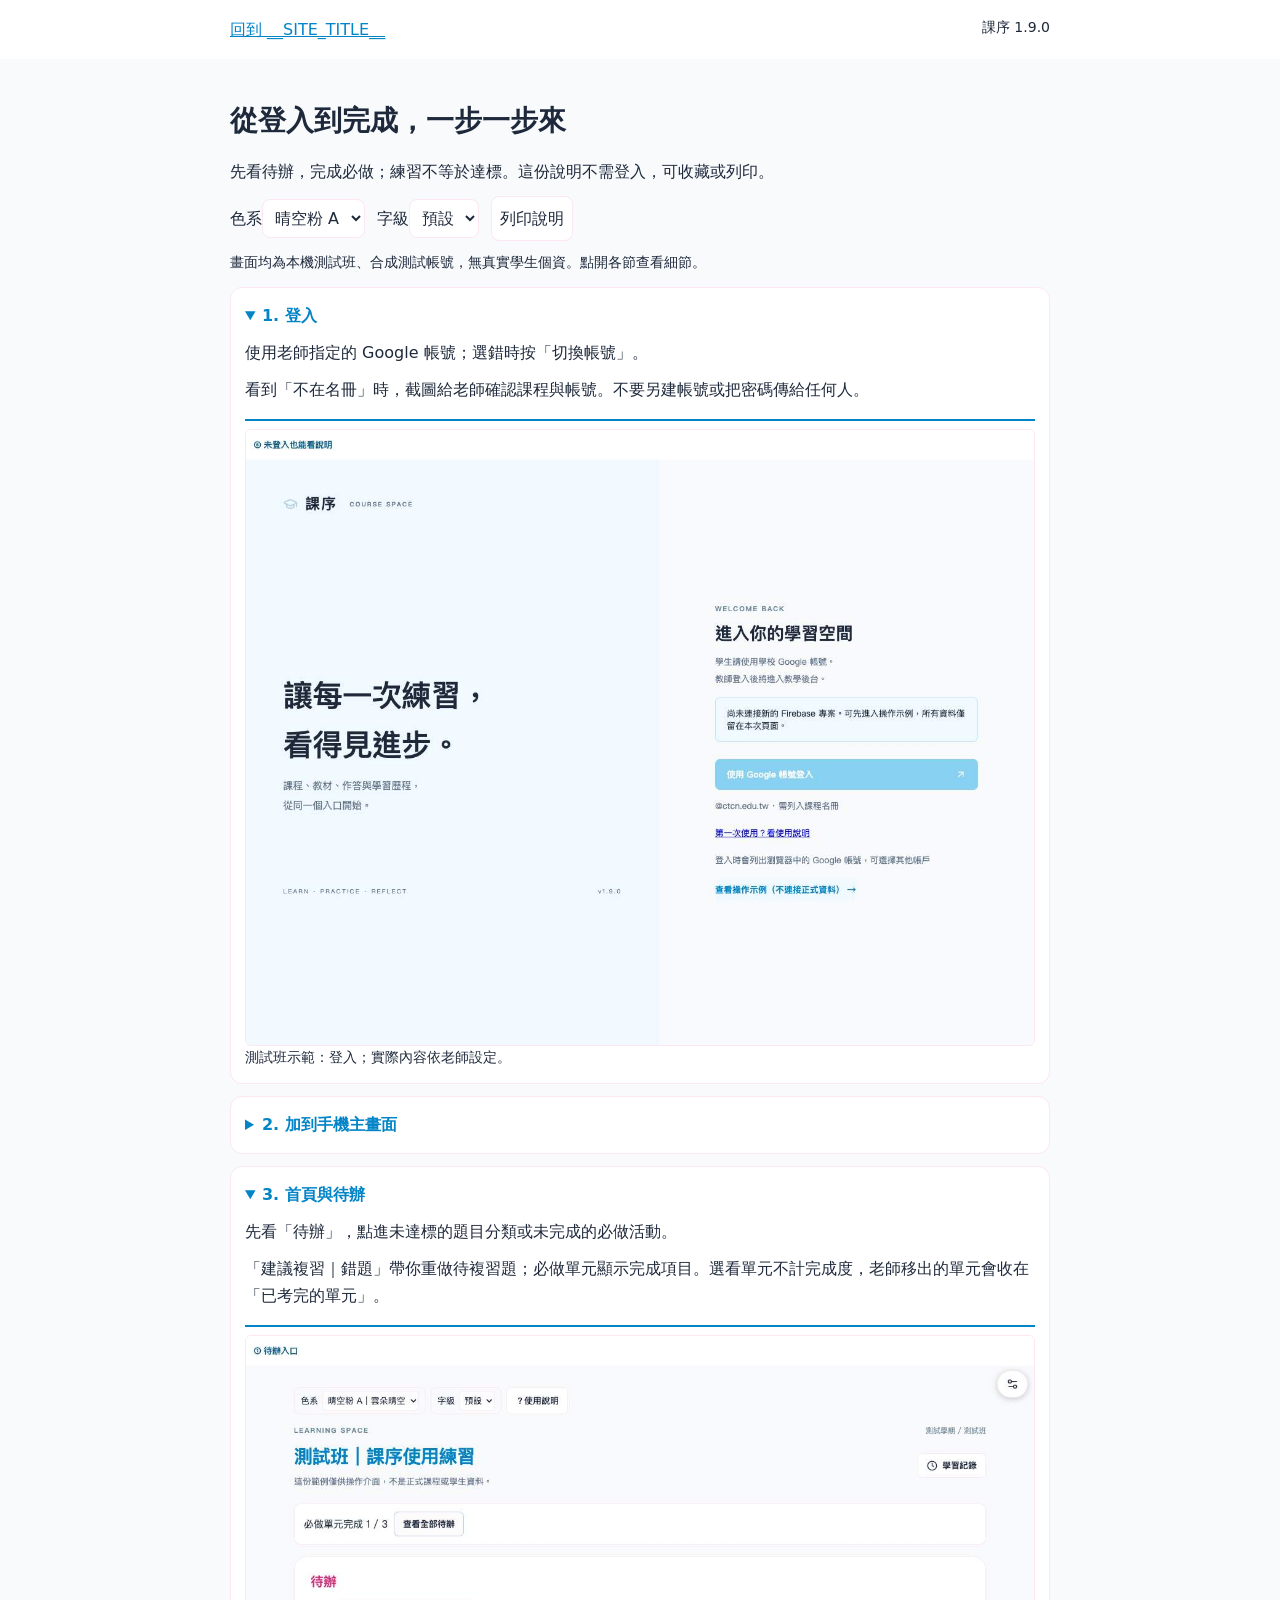
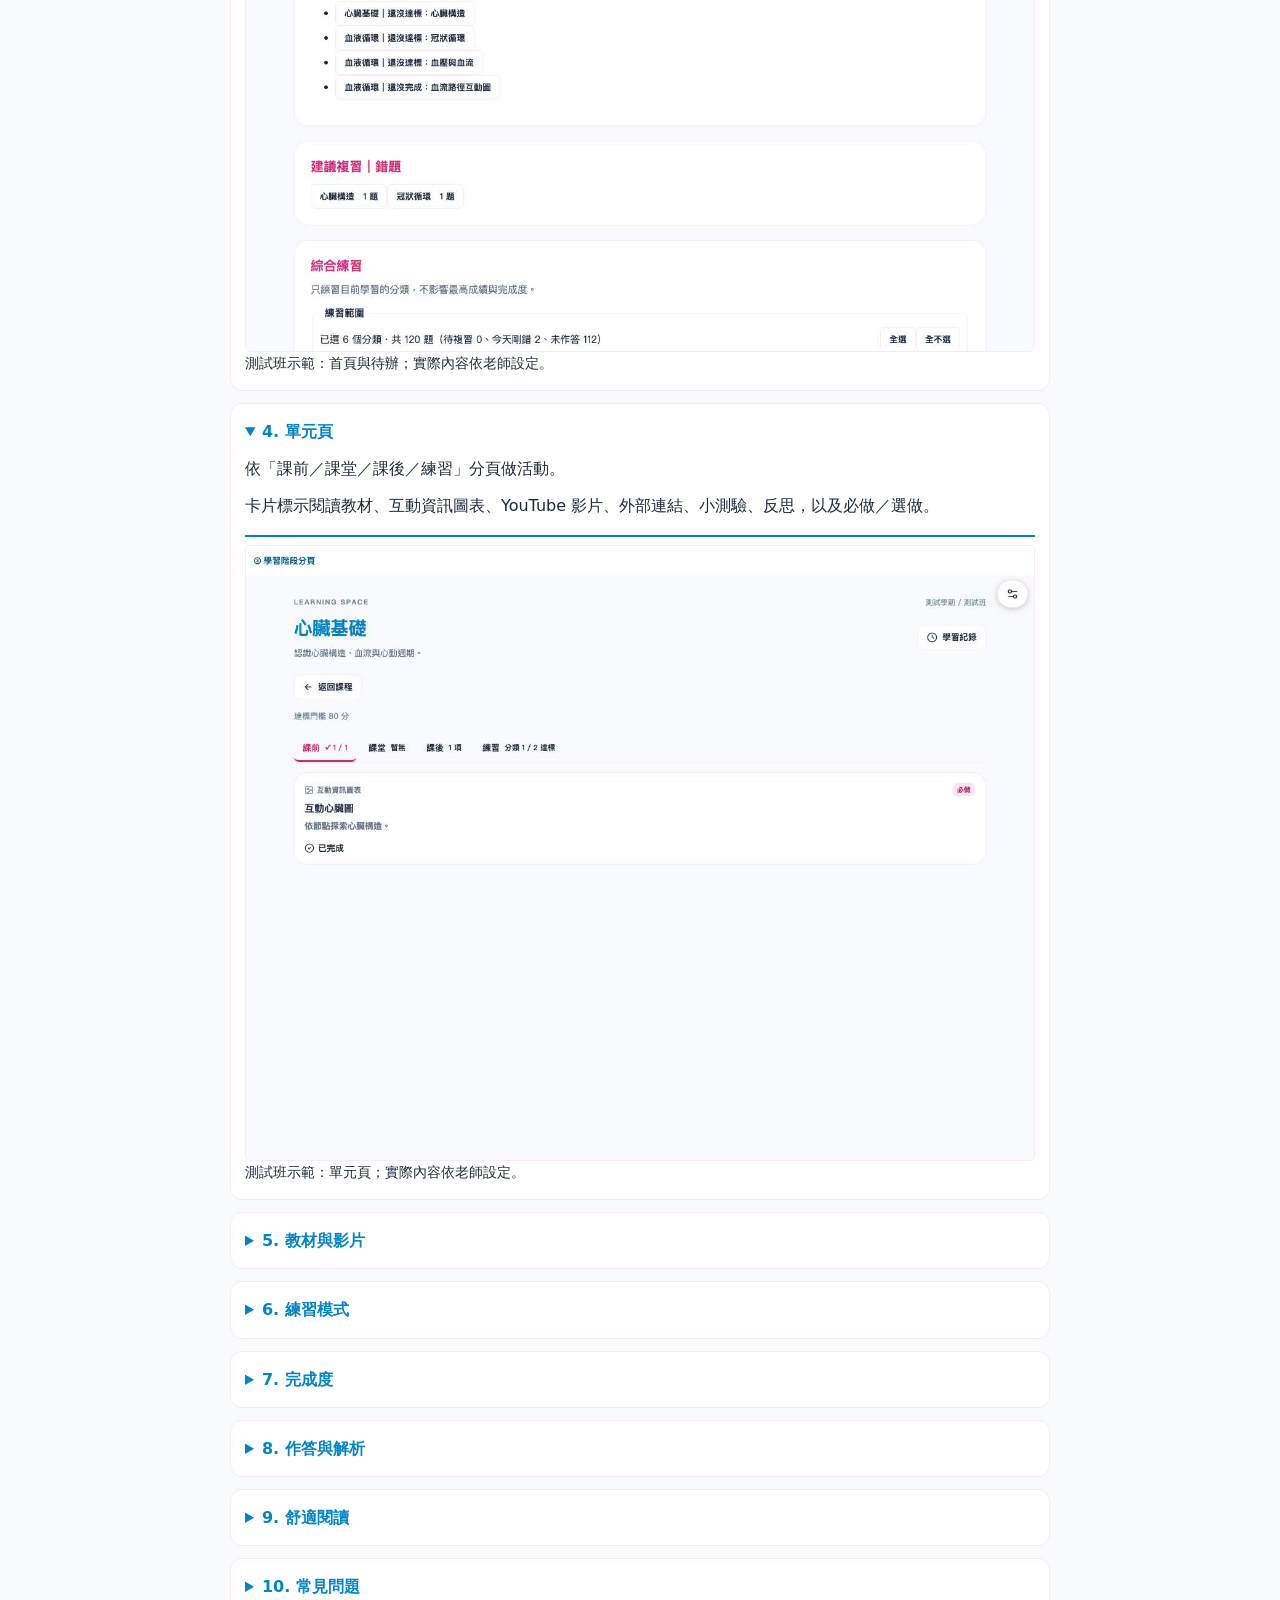
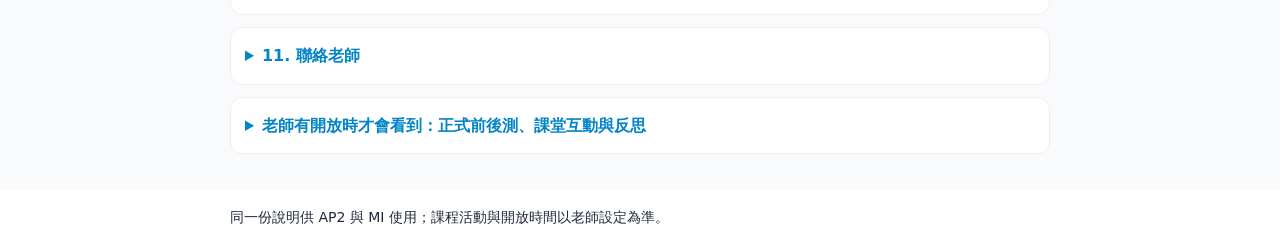
<file: public/guide/index.html>
<!doctype html><html lang="zh-Hant"><head><meta charset="utf-8"><meta name="viewport" content="width=device-width,initial-scale=1"><title>課序學生使用說明</title><link rel="stylesheet" href="guide.css"></head><body><header><a href="__SITE_URL__">回到 __SITE_TITLE__</a><span>課序 1.9.0</span></header><main><h1>從登入到完成，一步一步來</h1><p>先看待辦，完成必做；練習不等於達標。這份說明不需登入，可收藏或列印。</p><div class="prefs-bar"><label>色系<select id="theme" aria-label="系統色系"><option value="blossom">晴空粉 A</option><option value="ocean">海洋藍</option><option value="forest">森林綠</option><option value="violet">紫羅蘭</option><option value="blossom-rose">晴空粉 B</option><option value="blossom-violet">晴空粉 C</option><option value="night">夜間</option></select></label><label>字級<select id="size" aria-label="文字大小"><option value="small">小</option><option value="default">預設</option><option value="large">大</option><option value="xlarge">特大</option></select></label><button id="print">列印說明</button></div><p class="note">畫面均為本機測試班、合成測試帳號，無真實學生個資。點開各節查看細節。</p><details id="step-1" open><summary>1. 登入</summary><p>使用老師指定的 Google 帳號；選錯時按「切換帳號」。</p><p>看到「不在名冊」時，截圖給老師確認課程與帳號。不要另建帳號或把密碼傳給任何人。</p><figure><picture><source media="(max-width:600px)" srcset="img/login-390.jpg"><img src="img/login-1280.jpg" alt="測試班示範：登入" loading="lazy"></picture><figcaption>測試班示範：登入；實際內容依老師設定。</figcaption></figure></details><details id="step-2"><summary>2. 加到手機主畫面</summary>
<p>把課序放到手機主畫面，之後點圖示就能直接開，不用每次找網址。不需要到 App Store 或 Play 商店下載。</p>
<h3>iPhone（Safari）</h3>
<ol>
<li>用 <b>Safari</b> 打開課序網址。若是從 LINE 或 IG 點開的，先點右上角「⋯」，選「用 Safari 開啟」。</li>
<li>點畫面下方的「分享」按鈕（方框加向上箭頭）。</li>
<li>往下滑，點「加入主畫面」。</li>
<li>名稱保留「課序」，點右上角「新增」。</li>
<li>回到主畫面點「課序」圖示，第一次開啟要再登入一次 Google 帳號。</li>
</ol>
<h3>Android（Chrome）</h3>
<ol>
<li>用 <b>Chrome</b> 打開課序網址。若是從 LINE 點開的，先選「用預設瀏覽器開啟」。</li>
<li>點右上角「⋮」。</li>
<li>點「加到主畫面」或「安裝應用程式」（依手機顯示的文字）。</li>
<li>按「新增」或「安裝」確認。</li>
<li>從主畫面的「課序」圖示打開，登入同一個帳號。</li>
</ol>
<h3>注意</h3>
<ul>
<li>主畫面圖示和瀏覽器開的是同一個課序，學習紀錄都存在雲端，不會分成兩份。</li>
<li>iPhone 的主畫面圖示和 Safari 分開保存登入，所以要各登入一次。</li>
<li>如果主畫面圖示打不開或無法登入，改用 Safari／Chrome 直接開網址即可，紀錄不受影響。</li>
<li>不要在 LINE、IG 等 App 內建的瀏覽器登入，Google 帳號可能會被擋。</li>
<li>老師更新平台後，把課序完全關掉再重新打開，就會載入新版。</li>
</ul>
</details><details id="step-3" open><summary>3. 首頁與待辦</summary><p>先看「待辦」，點進未達標的題目分類或未完成的必做活動。</p><p>「建議複習｜錯題」帶你重做待複習題；必做單元顯示完成項目。選看單元不計完成度，老師移出的單元會收在「已考完的單元」。</p><figure><picture><source media="(max-width:600px)" srcset="img/home-390.jpg"><img src="img/home-1280.jpg" alt="測試班示範：首頁與待辦" loading="lazy"></picture><figcaption>測試班示範：首頁與待辦；實際內容依老師設定。</figcaption></figure></details><details id="step-4" open><summary>4. 單元頁</summary><p>依「課前／課堂／課後／練習」分頁做活動。</p><p>卡片標示閱讀教材、互動資訊圖表、YouTube 影片、外部連結、小測驗、反思，以及必做／選做。</p><figure><picture><source media="(max-width:600px)" srcset="img/unit-390.jpg"><img src="img/unit-1280.jpg" alt="測試班示範：單元頁" loading="lazy"></picture><figcaption>測試班示範：單元頁；實際內容依老師設定。</figcaption></figure></details><details id="step-5"><summary>5. 教材與影片</summary><p>先看卡片的完成條件，讀完或通關後確認紀錄已同步。</p><p>互動資訊圖表依教材規則通關（常見為先備 6 題與情境 5 題）；閱讀教材及外部連結依頁面提示確認已閱讀。影片通常是選看，會記住播放位置；老師另指定必做時以卡片為準。</p><figure><picture><source media="(max-width:600px)" srcset="img/material-390.jpg"><img src="img/material-1280.jpg" alt="測試班示範：教材與影片" loading="lazy"></picture><figcaption>測試班示範：教材與影片；實際內容依老師設定。</figcaption></figure></details><details id="step-6"><summary>6. 練習模式</summary><p>要達標，請做「完整測驗」。</p><p>練習模式比較表在下方；錯題複習只重做昨天以前待複習的題，隔日答對才移除。今天剛錯可先翻閃卡。</p><table><caption>模式比較</caption><thead><tr><th>模式</th><th>最高分／完成度</th><th>用途</th></tr></thead><tbody><tr><td>完整測驗</td><td>會</td><td>達到單元門檻</td></tr><tr><td>閃卡</td><td>不會</td><td>翻卡看解析</td></tr><tr><td>抽題練習</td><td>不會</td><td>自選題數練習</td></tr><tr><td>錯題複習</td><td>不會</td><td>隔日重做錯題</td></tr><tr><td>綜合練習</td><td>不會</td><td>勾選範圍跨單元複習</td></tr><tr><td>複習考</td><td>達門檻即完成</td><td>老師指定的跨單元考試</td></tr></tbody></table><figure><picture><source media="(max-width:600px)" srcset="img/practice-390.jpg"><img src="img/practice-1280.jpg" alt="測試班示範：練習模式" loading="lazy"></picture><figcaption>測試班示範：練習模式；實際內容依老師設定。</figcaption></figure></details><details id="step-7"><summary>7. 完成度</summary><p>每個題目分類的完整測驗最高分達門檻，加上全部必做活動完成，單元才算完成。</p><p>選看單元與選做活動不計分母；最高分與活動完成會隨帳號保存。複習考最高分達門檻即完成，逾期完成會標示「逾期完成」。一般練習不取代必做活動。</p><figure><picture><source media="(max-width:600px)" srcset="img/completion-390.jpg"><img src="img/completion-1280.jpg" alt="測試班示範：完成度" loading="lazy"></picture><figcaption>測試班示範：完成度；實際內容依老師設定。</figcaption></figure></details><details id="step-8"><summary>8. 作答與解析</summary><p>完整測驗交卷後才看正解；選項每次打散、不顯示 ABCD。</p><p>交卷後看引導式解析①～④；傳統解析可展開。正式前後測需等老師公布才有成績與解析。</p><figure><picture><source media="(max-width:600px)" srcset="img/answers-390.jpg"><img src="img/answers-1280.jpg" alt="測試班示範：作答與解析" loading="lazy"></picture><figcaption>測試班示範：作答與解析；實際內容依老師設定。</figcaption></figure></details><details id="step-9"><summary>9. 舒適閱讀</summary><p>使用「顯示設定」或上方選單切換色系與字級。</p><p>手機可橫向閱讀；教材提供全螢幕時可放大查看，完成後返回課序。此說明頁也能調整字級、列印。</p><figure><picture><source media="(max-width:600px)" srcset="img/settings-390.jpg"><img src="img/settings-1280.jpg" alt="測試班示範：舒適閱讀" loading="lazy"></picture><figcaption>測試班示範：舒適閱讀；實際內容依老師設定。</figcaption></figure></details><details id="step-10"><summary>10. 常見問題</summary><p>做了卻沒完成，先核對模式、門檻、必做活動和網路同步。</p><p>看不到單元：老師可能尚未開放、班級不適用或已移到已考完。換手機：登入相同帳號即可讀雲端紀錄；本機草稿與提示卡不會跨手機。題目改變：題庫更新，錯題依題號延續，答案變更或刪除可能重置。網路中斷：等待同步，必要時重整並核對紀錄。</p><figure><picture><source media="(max-width:600px)" srcset="img/home-390.jpg"><img src="img/home-1280.jpg" alt="測試班示範：常見問題" loading="lazy"></picture><figcaption>測試班示範：常見問題；實際內容依老師設定。</figcaption></figure></details><details id="step-11"><summary>11. 聯絡老師</summary><p>附上課程、單元、畫面時間與截圖，說明卡在哪一步。</p><p>先遮住其他人的個資；不要傳帳號密碼。正式測驗遇到斷線或沒交到，請老師查紀錄，不要改登入別的帳號重考。</p><figure><picture><source media="(max-width:600px)" srcset="img/home-390.jpg"><img src="img/home-1280.jpg" alt="測試班示範：聯絡老師" loading="lazy"></picture><figcaption>測試班示範：聯絡老師；實際內容依老師設定。</figcaption></figure></details><details id="new"><summary>老師有開放時才會看到：正式前後測、課堂互動與反思</summary><h2>正式前後測</h2><p>老師開放才可開始；有倒數，每份正式測驗只有一次。交卷後先不顯示答案；老師公布後才看得到成績與解析。斷線或沒交到請找老師，不要重新登入別的帳號。補考由老師安排。</p><h2>課堂互動</h2><p>老師在投影片或互動頁開放時，手機會出現題目；看倒數，送出後不能改。時間到就停止作答，等老師結束並公布結果；互動不計分、不算單元完成度。老師加時後才能繼續尚未送出的作答。</p><h2>開放式反思</h2><p>在單元頁內填寫所有必做題，送出後活動才算完成，沒有標準答案。送出前可修改，本機保存草稿；送出後是否可再改依老師設定，單元截止後只能查看。文字答案可換行；正式保存成功才算完成。</p><figure><picture><source media="(max-width:600px)" srcset="img/reflection-390.jpg"><img src="img/reflection-1280.jpg" loading="lazy" alt="測試班反思作答示範"></picture></figure></details></main><footer>同一份說明供 AP2 與 MI 使用；課程活動與開放時間以老師設定為準。</footer><script src="guide.js"></script></body></html>
</file>
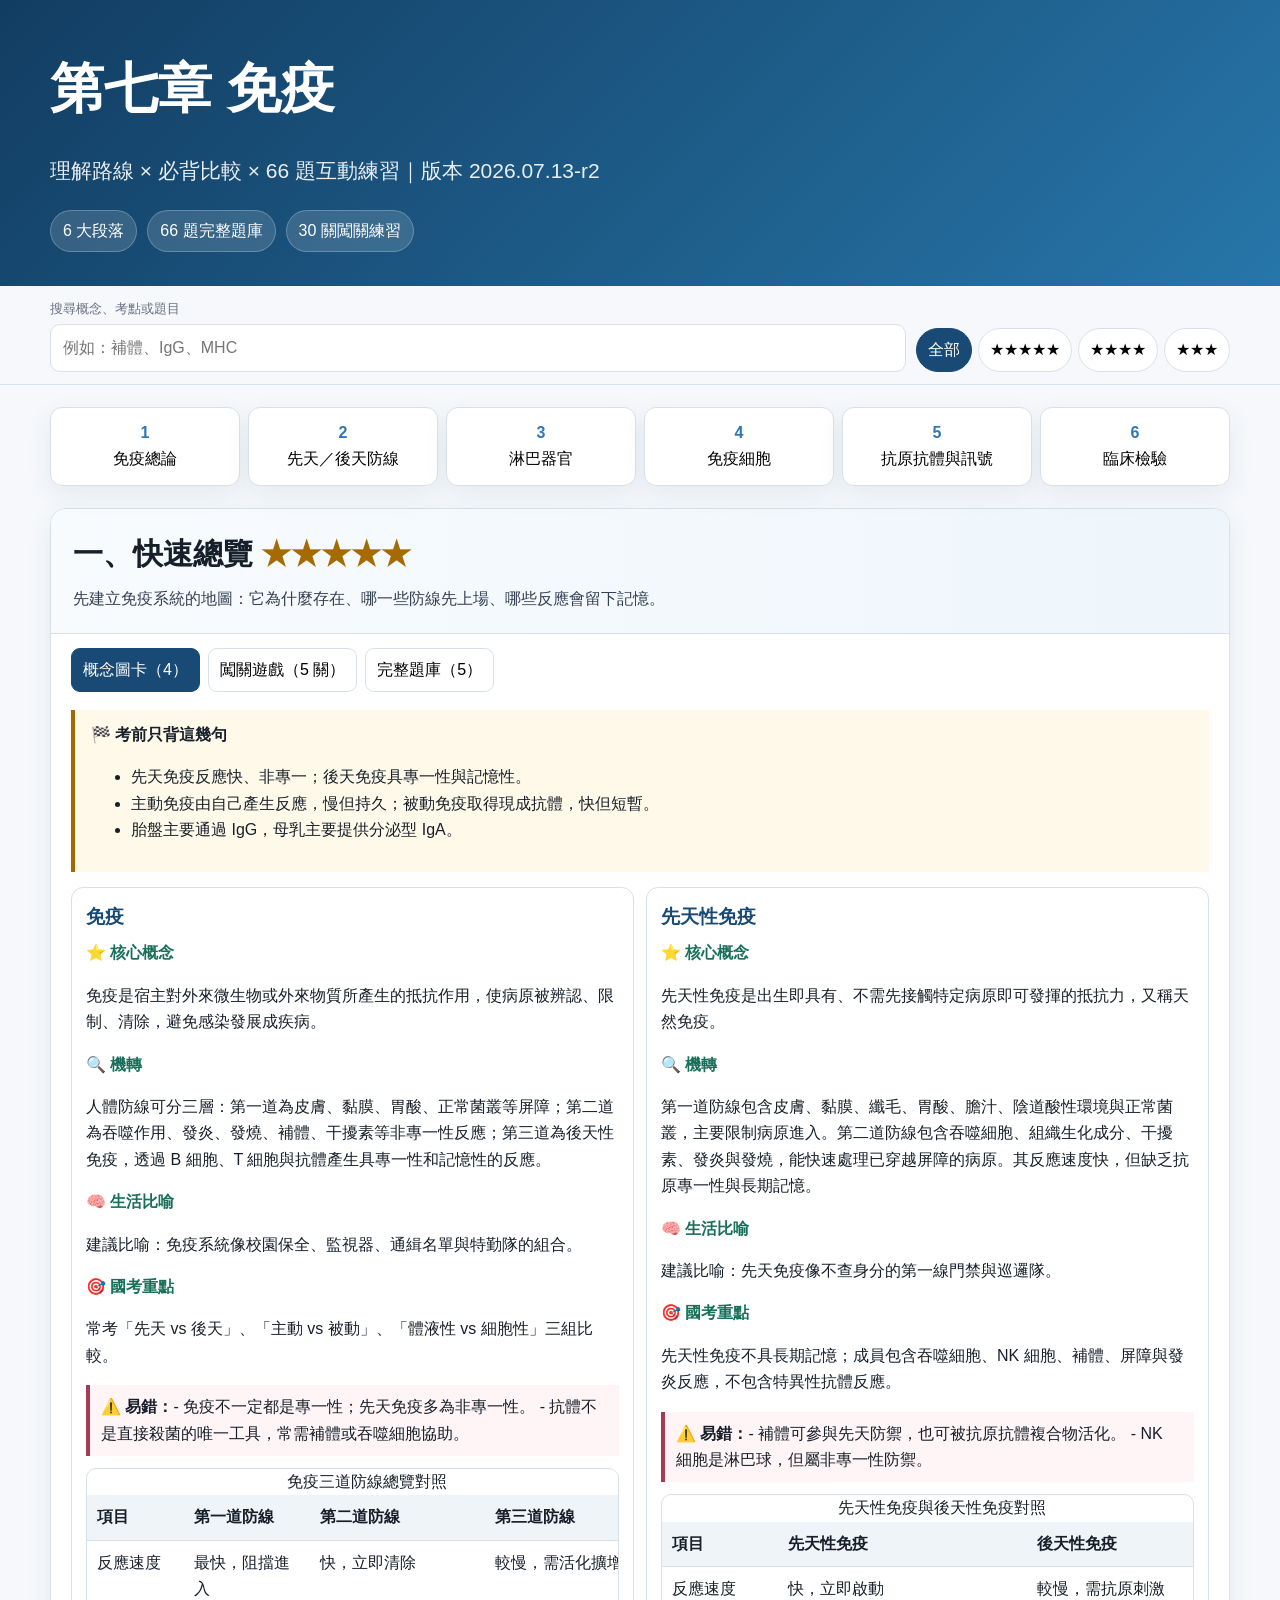
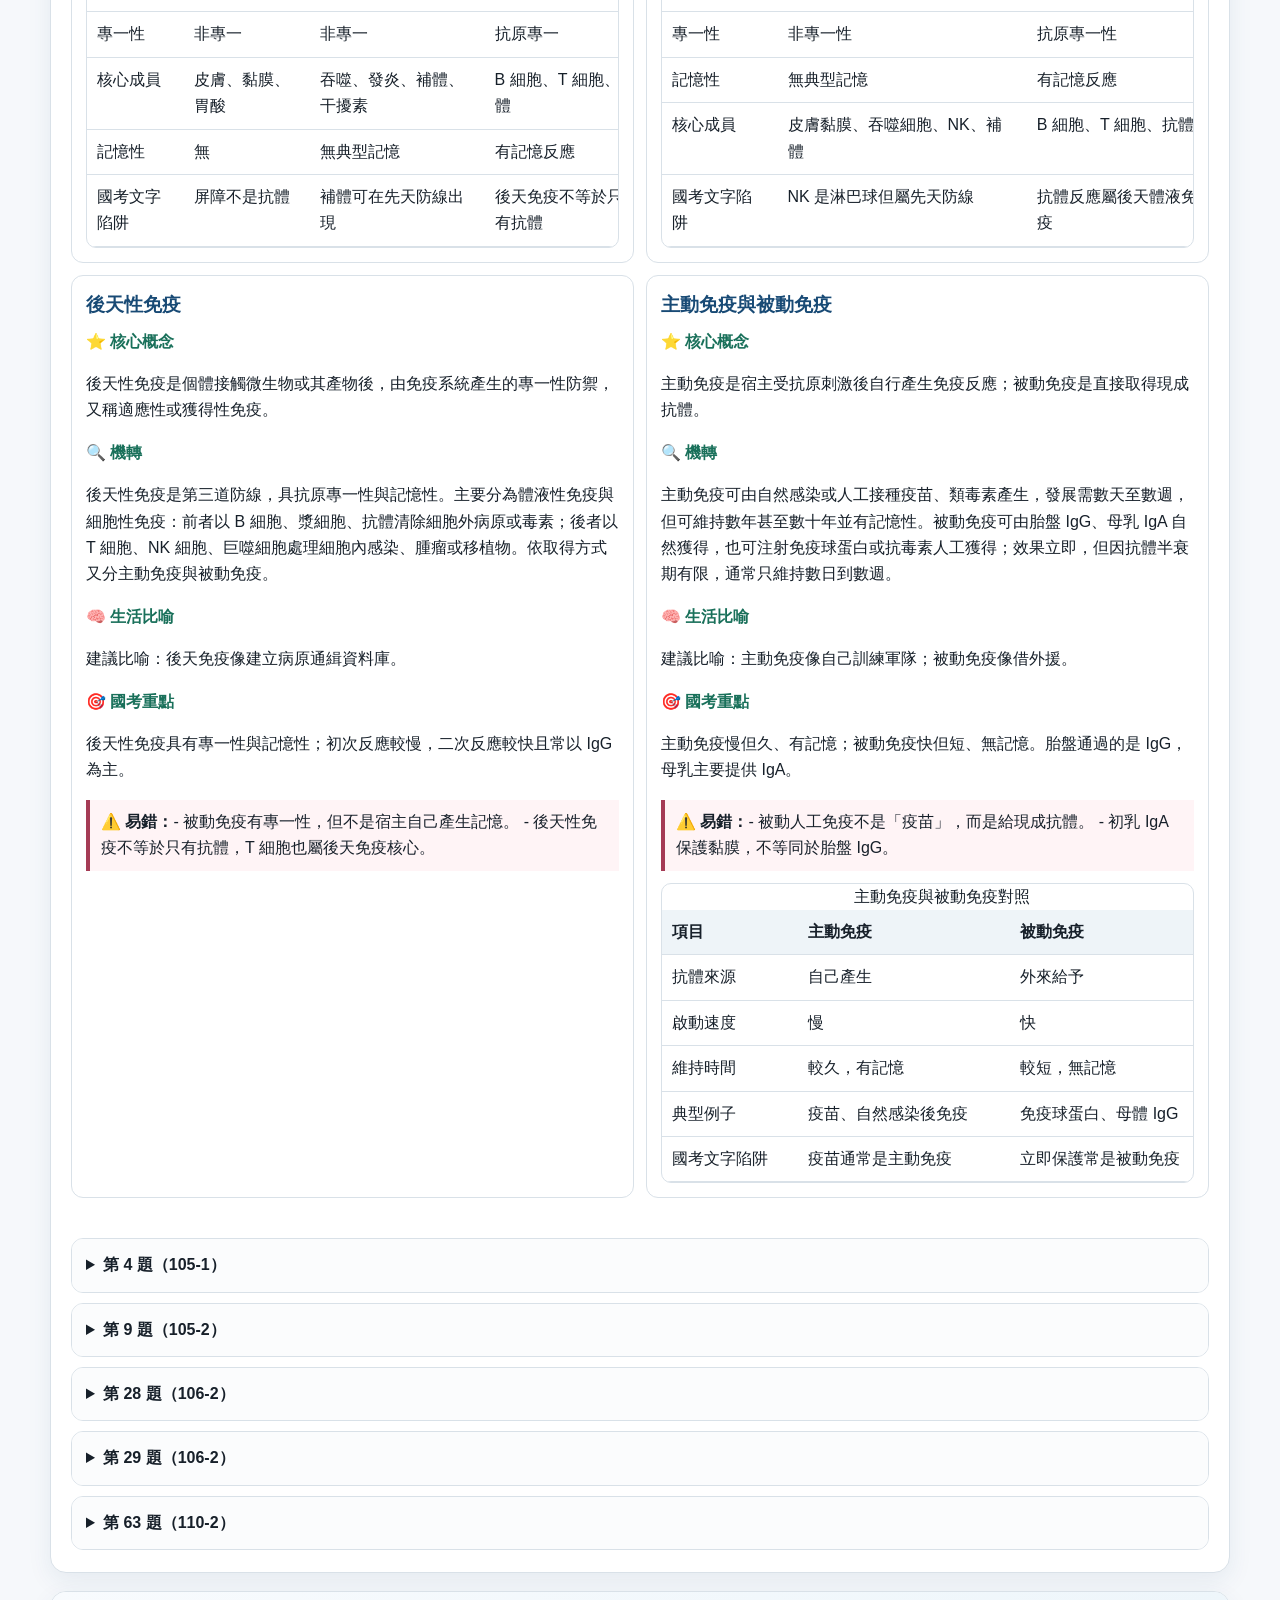
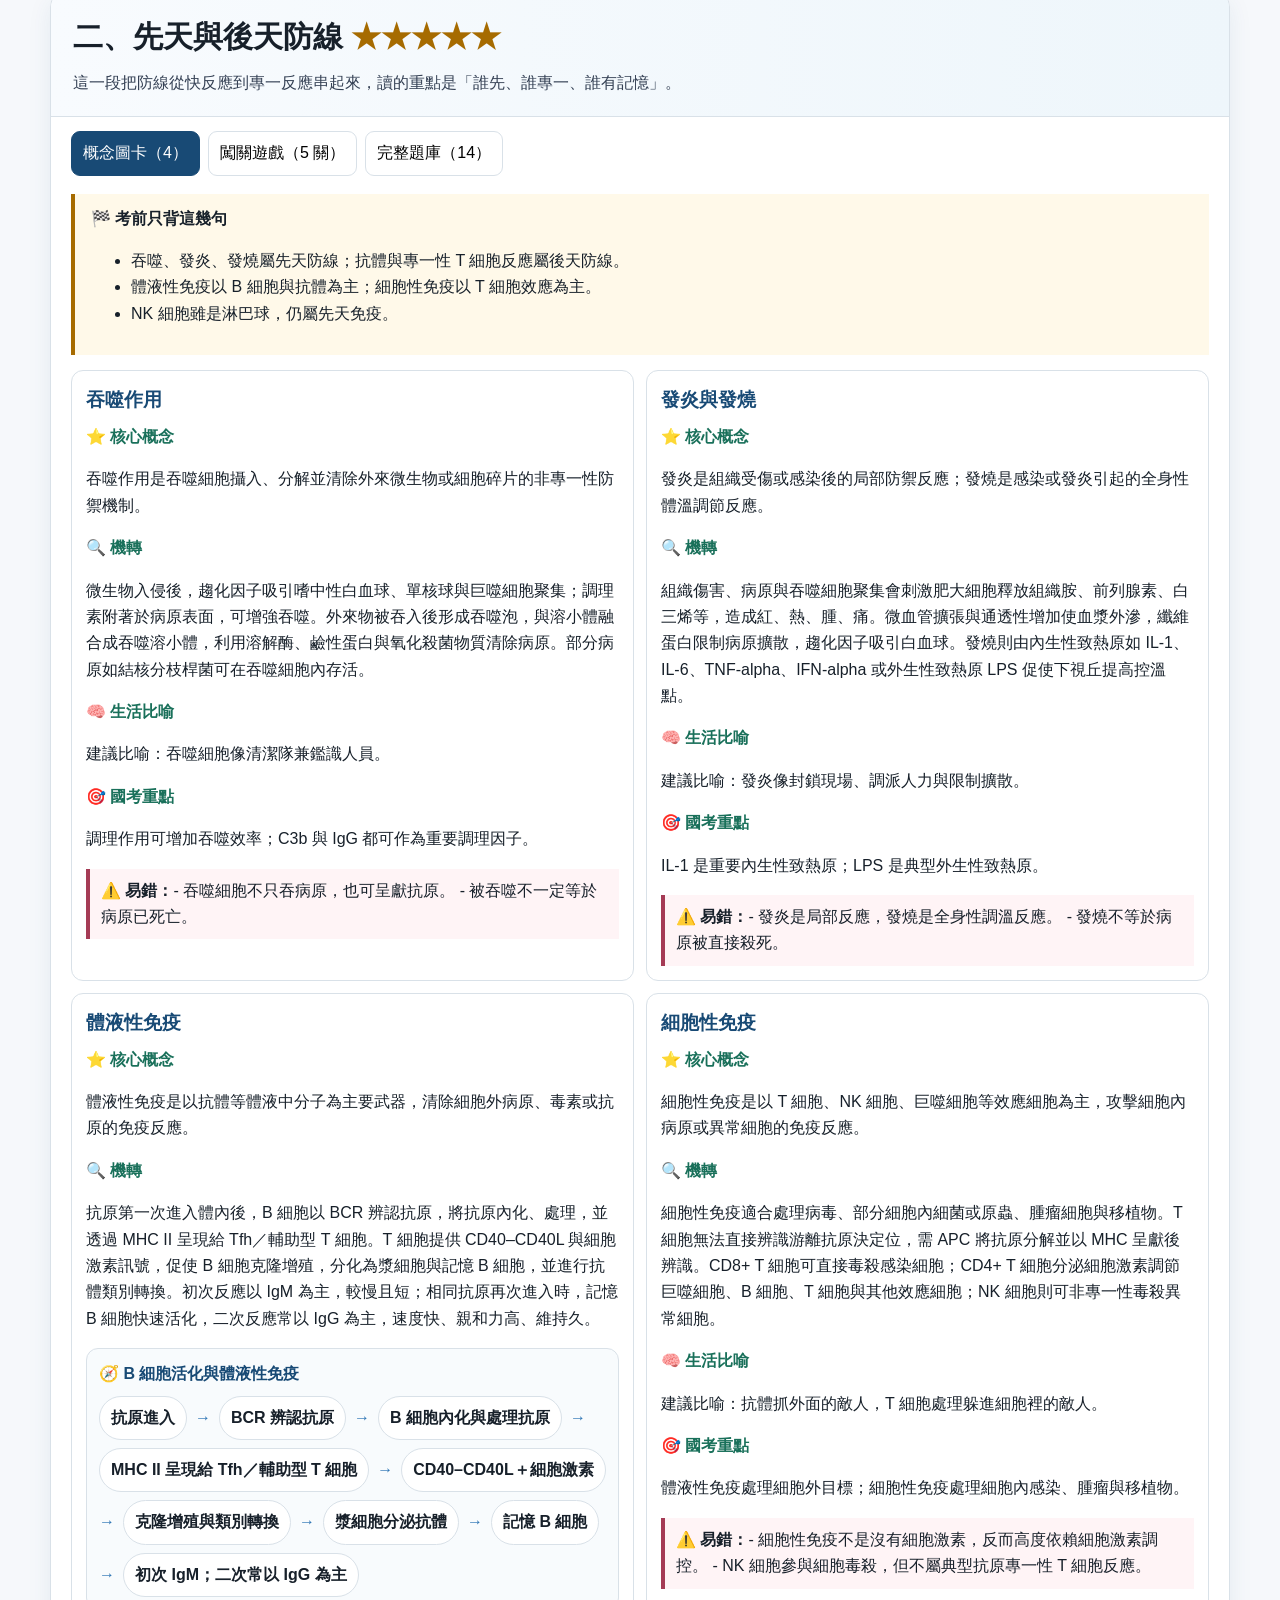
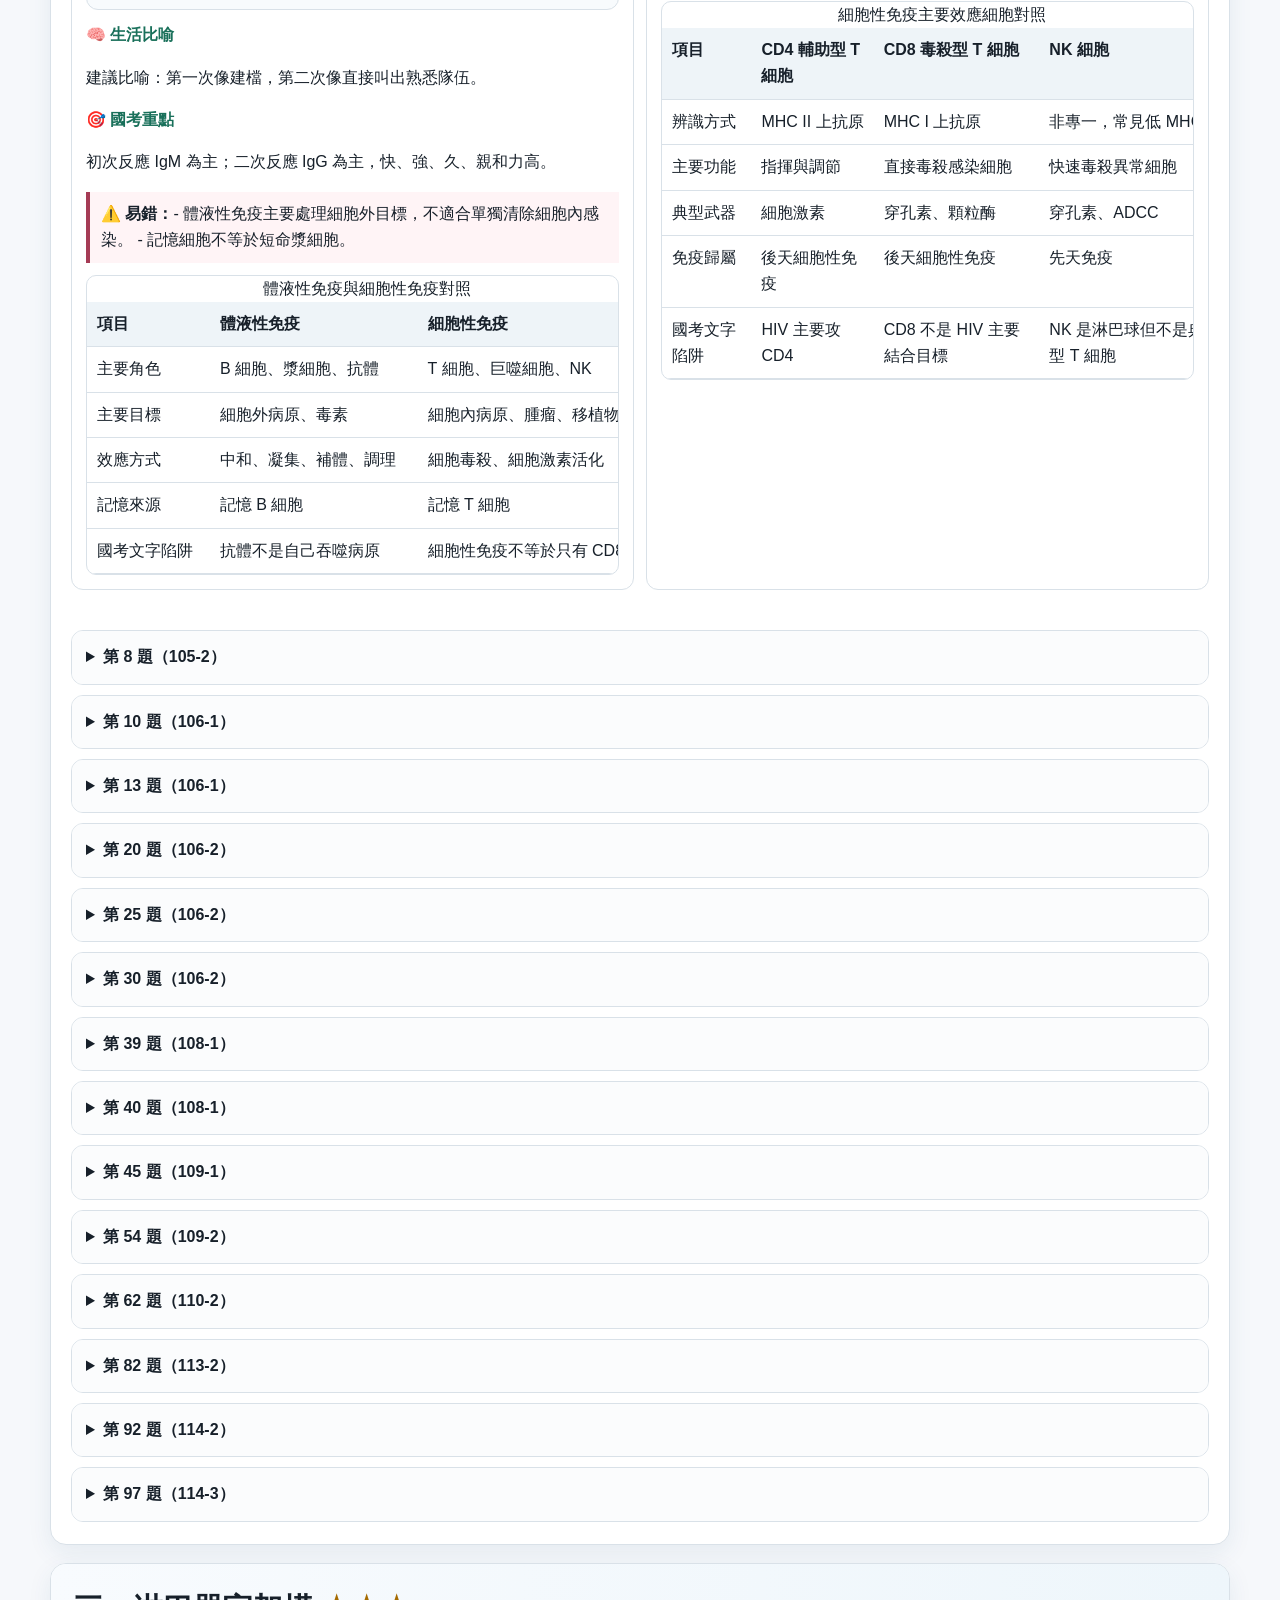
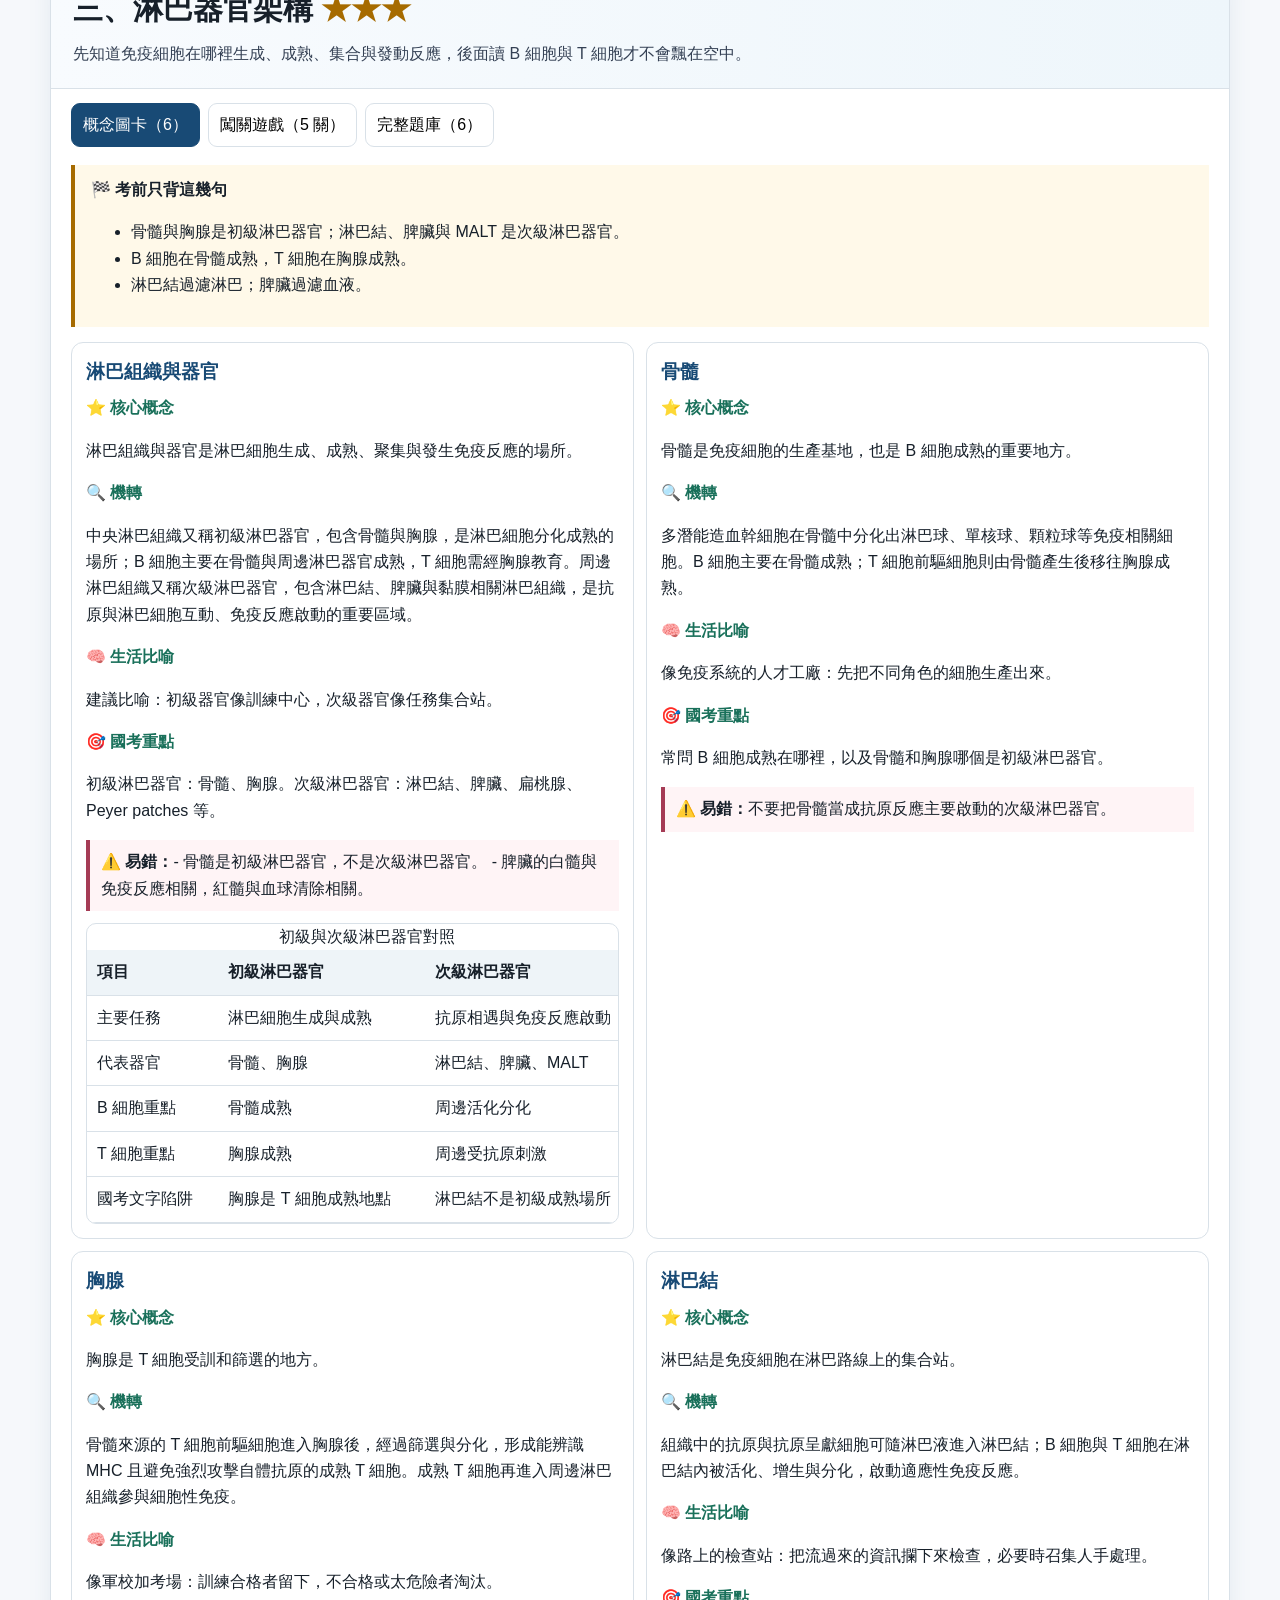
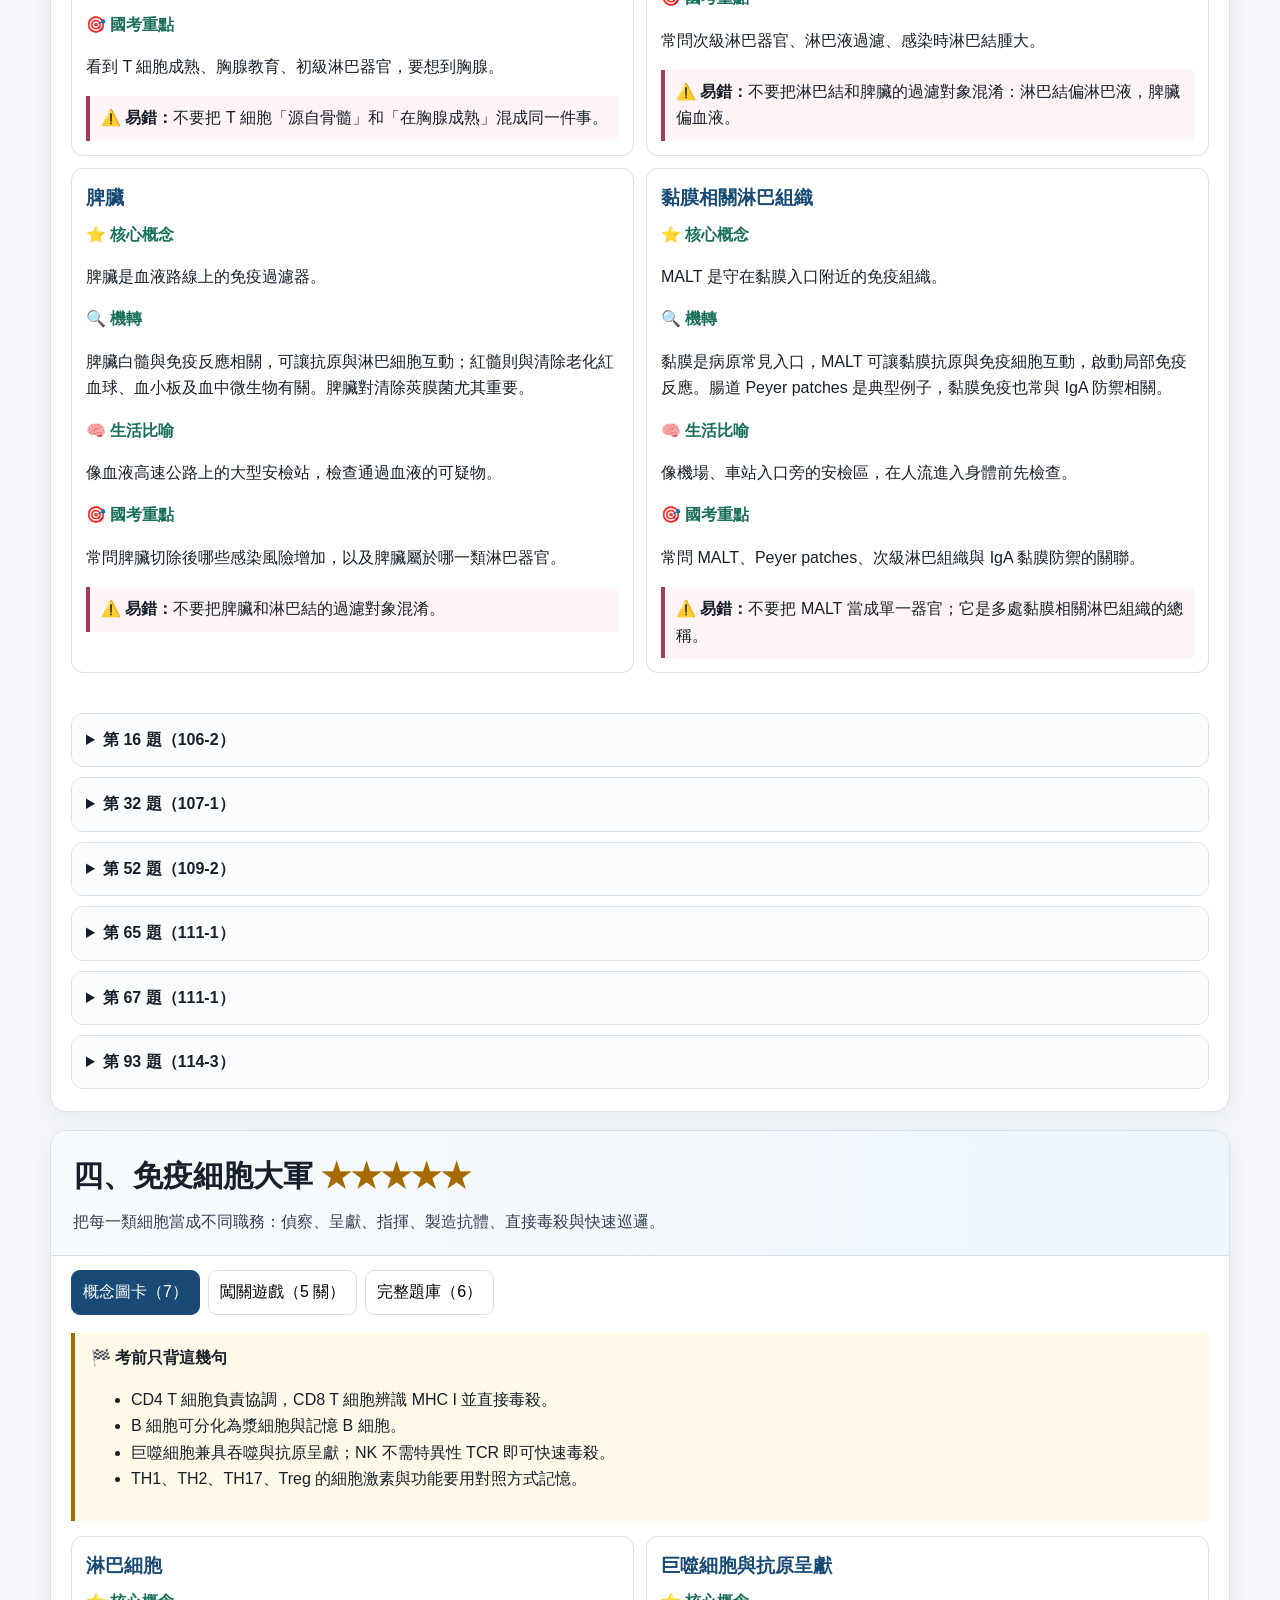
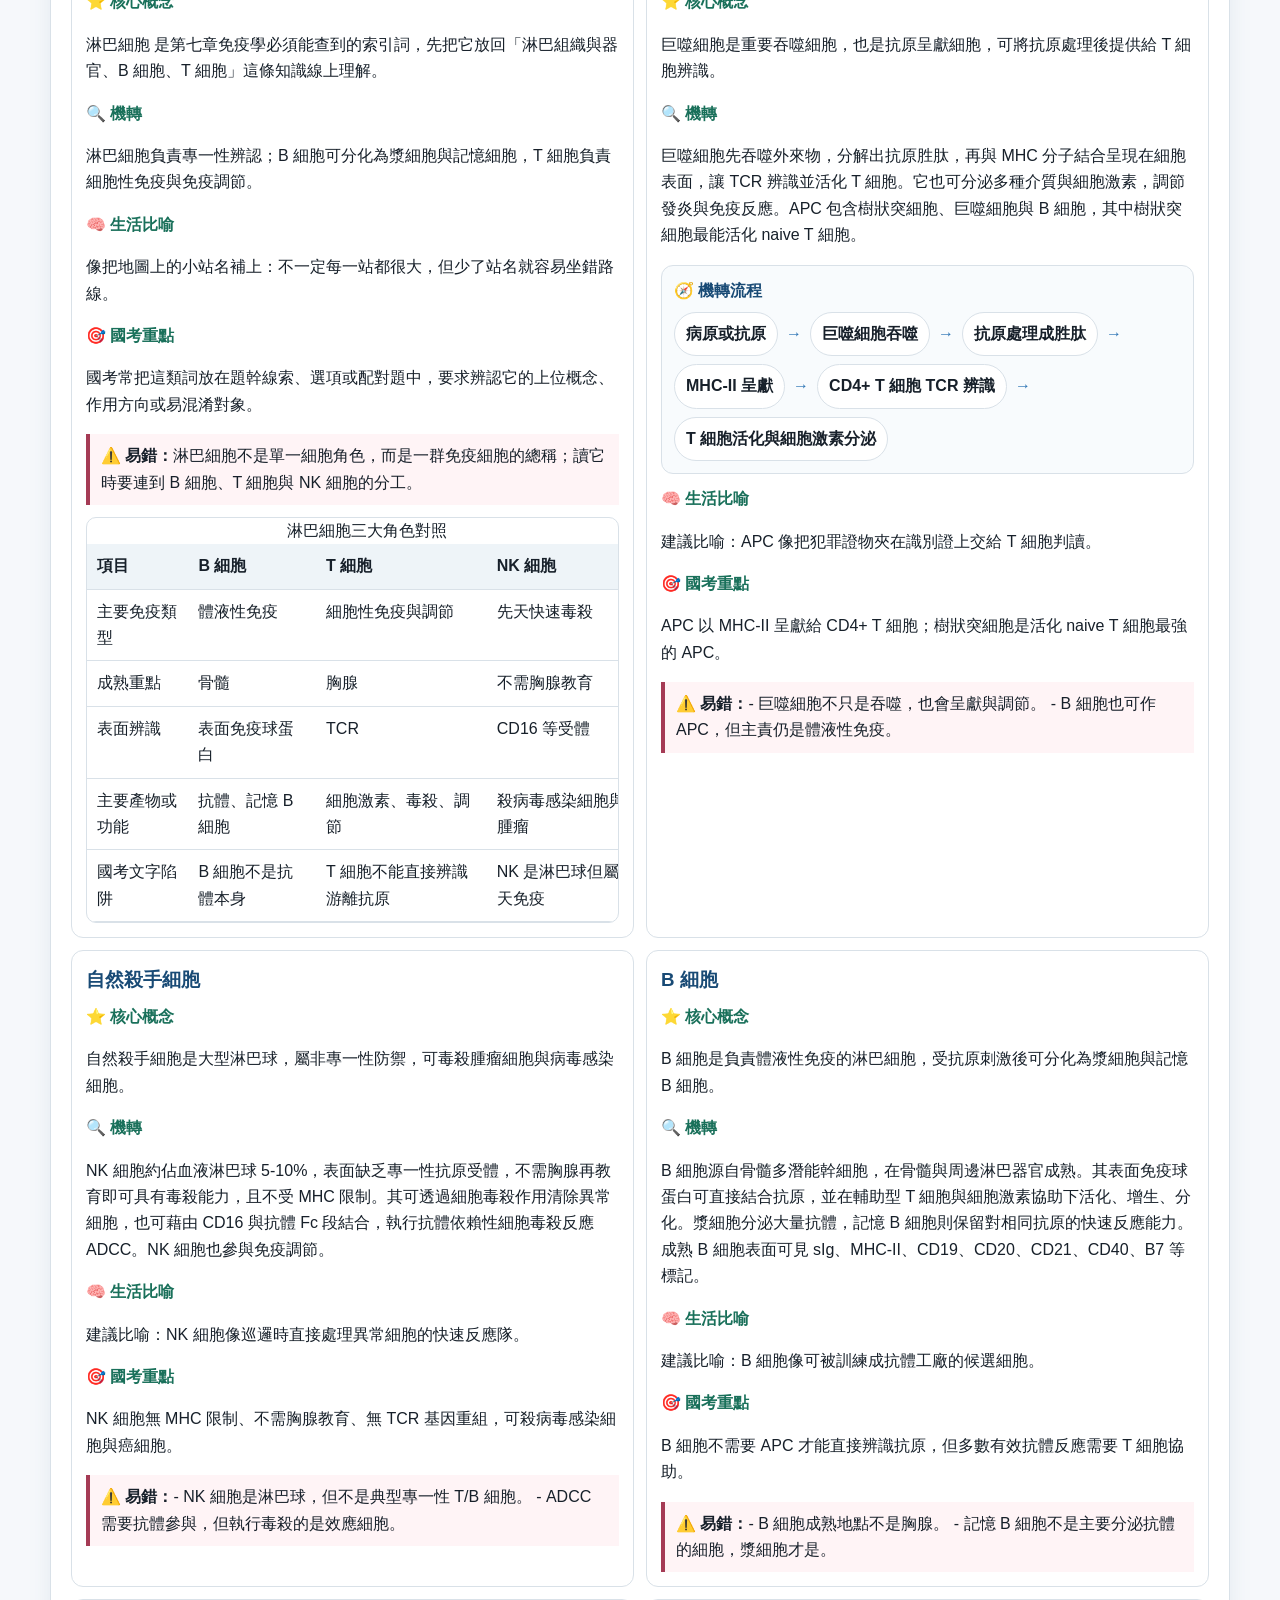
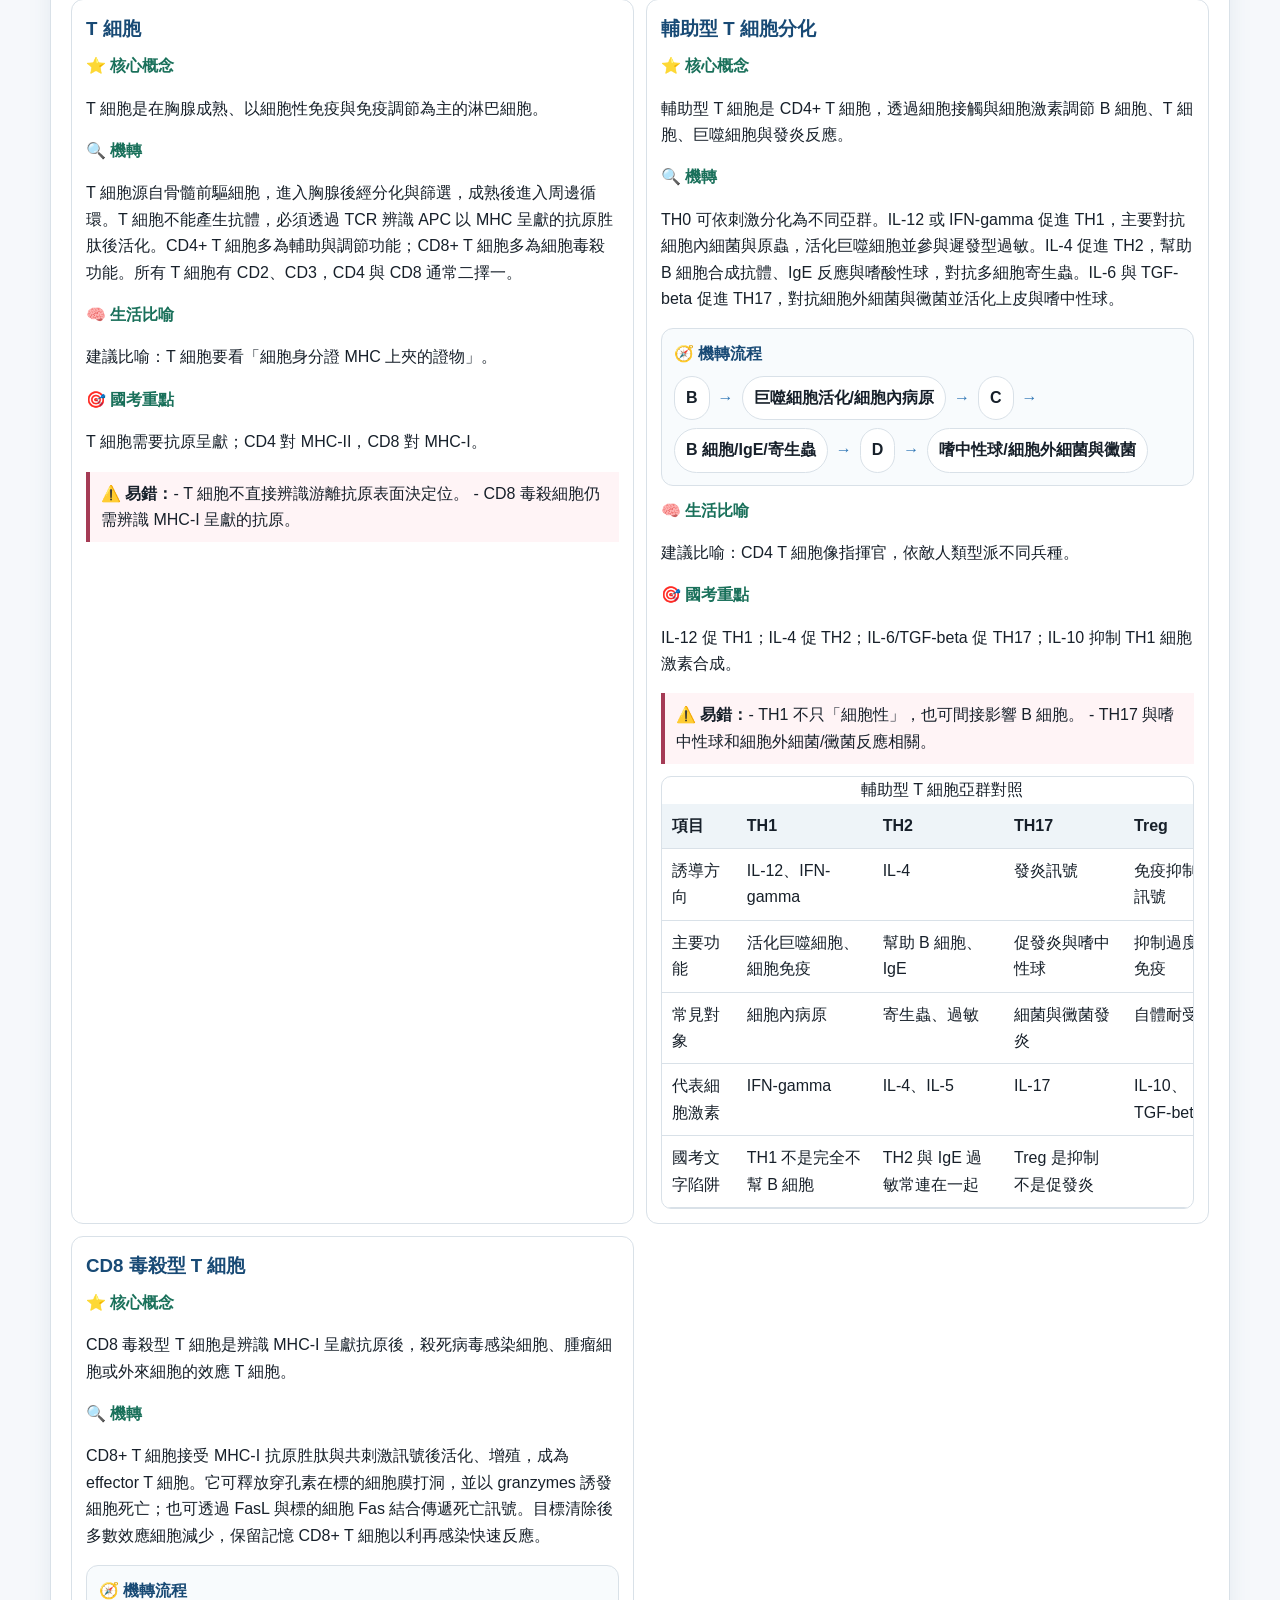
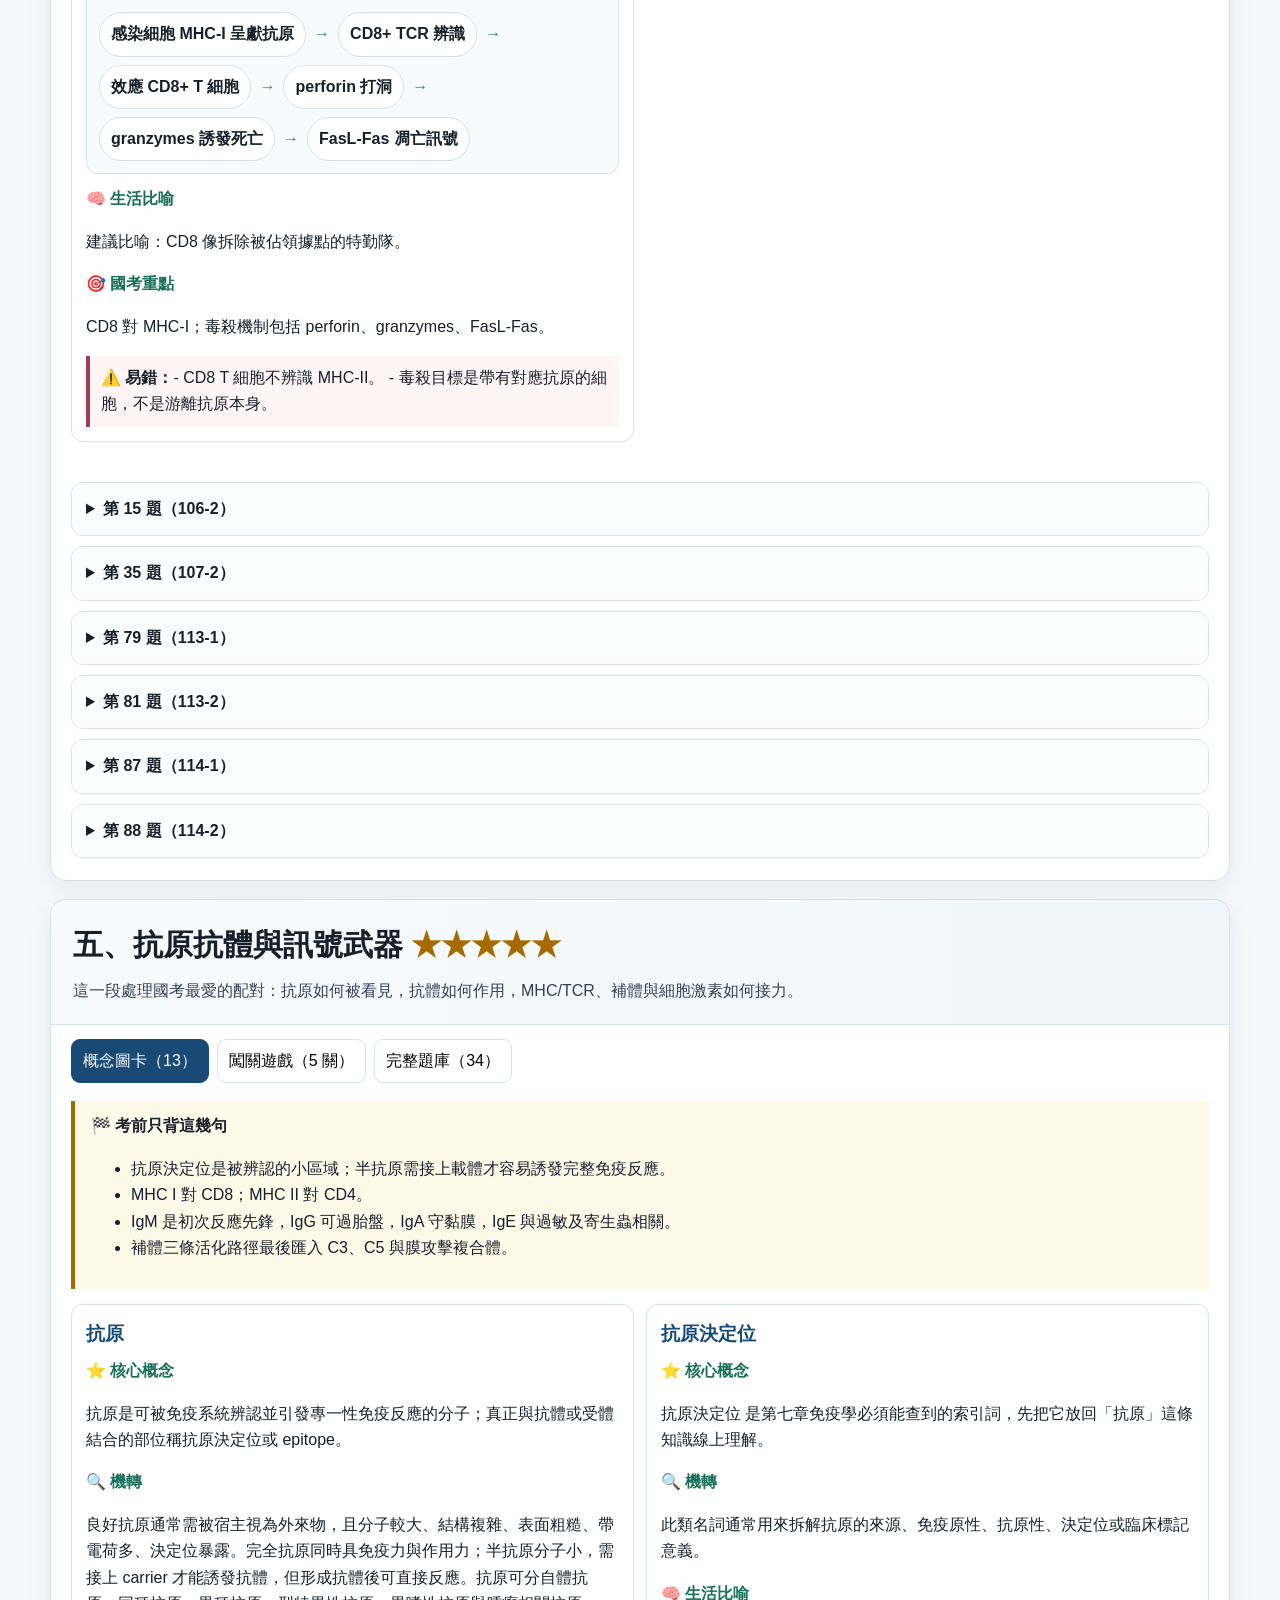
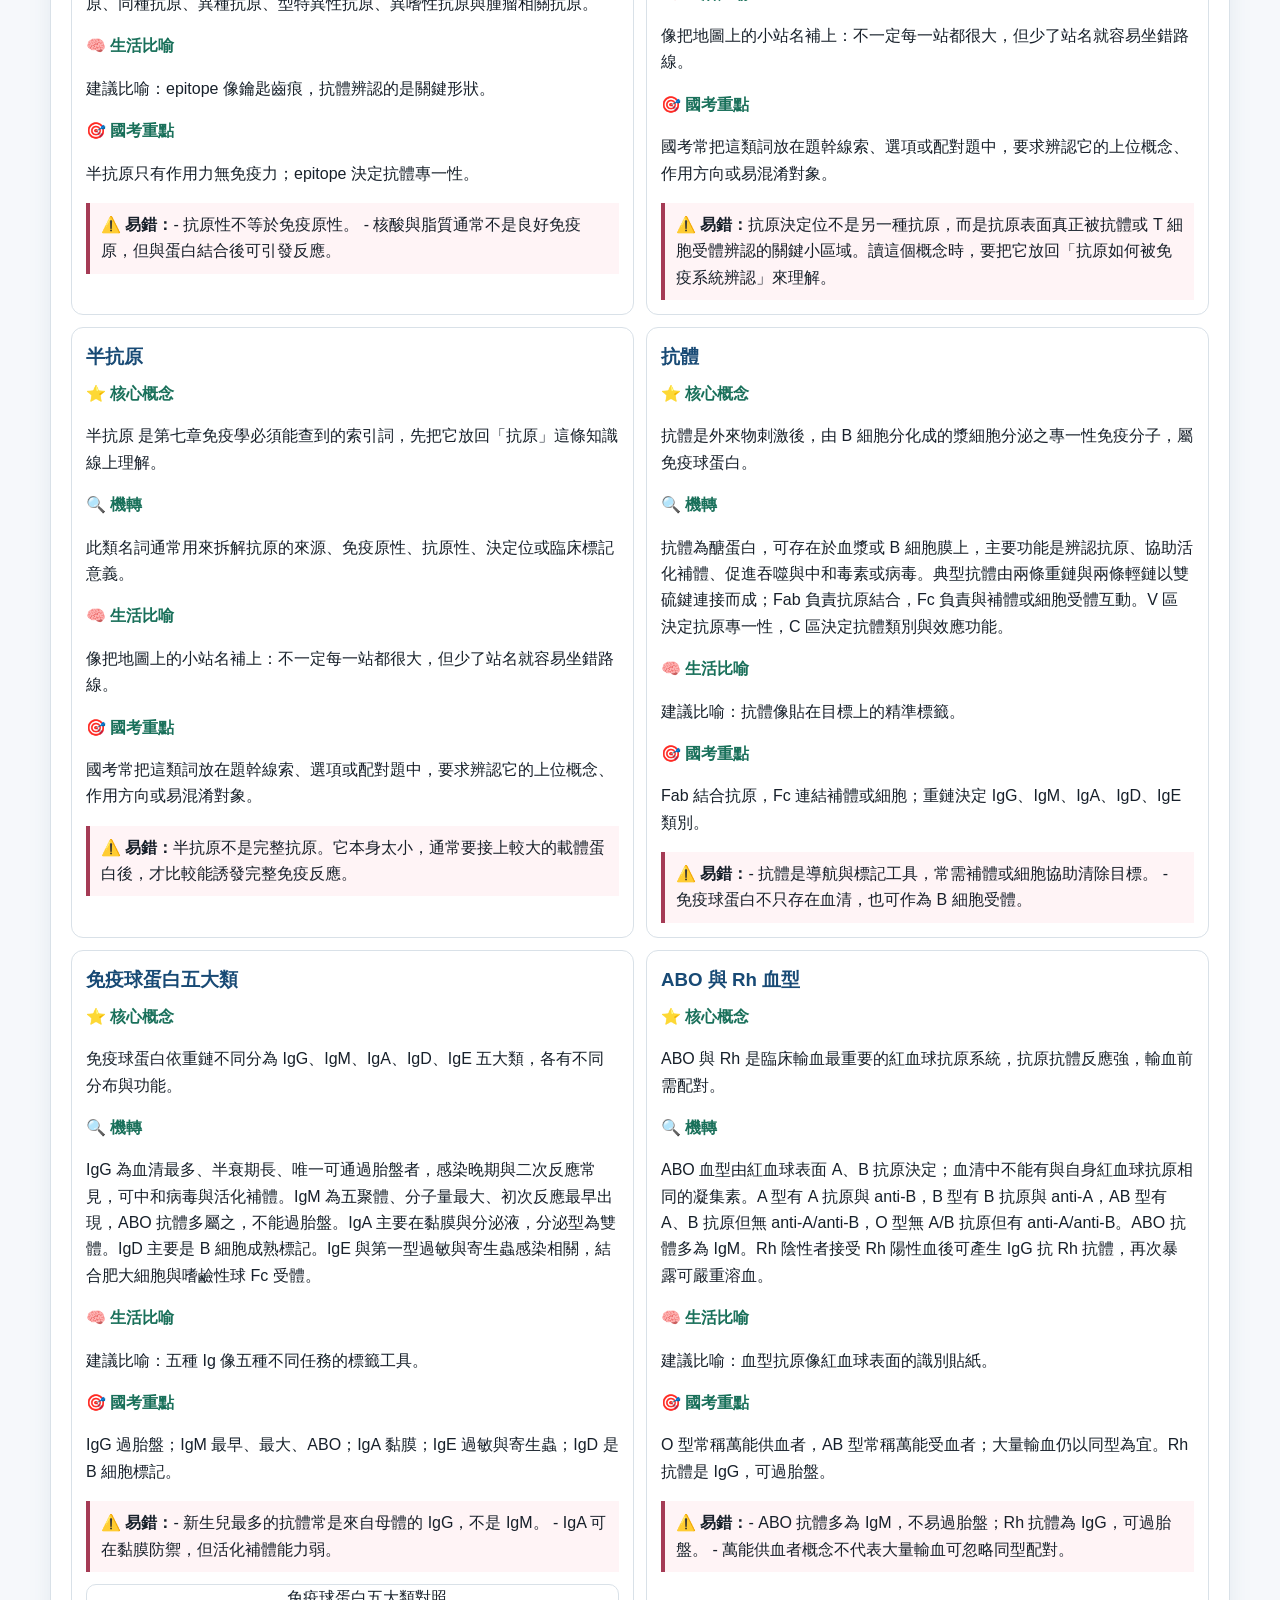
<file: CHP07_immune_infographic.html>
<!doctype html>
<html lang="zh-Hant">
<head>
<meta charset="utf-8">
<meta name="viewport" content="width=device-width,initial-scale=1">
<title>第七章 免疫互動資訊圖卡</title>
<script async src="https://www.googletagmanager.com/gtag/js?id=G-8ZCYTD907Z"></script>
<script>
window.dataLayer=window.dataLayer||[];
function gtag(){dataLayer.push(arguments)}
gtag('js',new Date());
gtag('config','G-8ZCYTD907Z',{'anonymize_ip':true});
</script>
<style>
:root{--ink:#17202a;--muted:#667085;--line:#d9e1e8;--bg:#f6f8fb;--panel:#fff;--navy:#184a75;--blue:#2f76b5;--mint:#e9f7f2;--green:#19705a;--gold:#a66b00;--rose:#a53b55;--shadow:0 8px 24px rgba(24,74,117,.08)}
*{box-sizing:border-box}html{scroll-behavior:smooth}body{margin:0;background:var(--bg);color:var(--ink);font-family:-apple-system,BlinkMacSystemFont,"Segoe UI","Noto Sans TC",Arial,sans-serif;line-height:1.65}button,input{font:inherit}.wrap{width:min(1180px,calc(100% - 32px));margin:auto}header{background:linear-gradient(135deg,#123d62,#2776a9);color:#fff;padding:44px 0 34px}h1{font-size:clamp(32px,5vw,54px);margin:0}.subtitle{font-size:clamp(16px,2.2vw,21px);opacity:.9}.metrics{display:flex;gap:10px;flex-wrap:wrap;margin-top:18px}.metric{background:rgba(255,255,255,.14);border:1px solid rgba(255,255,255,.24);border-radius:999px;padding:7px 12px}.toolbar{position:sticky;top:0;z-index:20;background:rgba(246,248,251,.94);backdrop-filter:blur(10px);border-bottom:1px solid var(--line)}.tools{display:flex;gap:10px;align-items:end;flex-wrap:wrap;padding:12px 0}.searchbox{flex:1;min-width:260px}.searchbox label{display:block;font-size:13px;color:var(--muted);margin-bottom:4px}.search{width:100%;border:1px solid var(--line);border-radius:10px;padding:10px 12px;background:#fff}.filters{display:flex;gap:6px;flex-wrap:wrap}.filters button{border:1px solid var(--line);background:#fff;border-radius:999px;padding:8px 11px;cursor:pointer}.filters button.active{background:var(--navy);border-color:var(--navy);color:#fff}.route{display:grid;grid-template-columns:repeat(6,1fr);gap:8px;margin:22px 0}.route button{border:1px solid var(--line);background:#fff;border-radius:12px;padding:12px 8px;cursor:pointer;box-shadow:var(--shadow)}.route b{display:block;color:var(--blue)}.section{background:var(--panel);border:1px solid var(--line);border-radius:16px;margin:18px 0;box-shadow:var(--shadow);scroll-margin-top:88px;overflow:hidden}.section-head{padding:20px 22px;background:linear-gradient(90deg,#f8fbfe,#eef6fb);border-bottom:1px solid var(--line)}.section-head h2{margin:0;font-size:clamp(22px,3vw,30px)}.stars{color:var(--gold);white-space:nowrap}.intro{color:#344054;margin:8px 0 0}.tabs{display:flex;gap:8px;padding:14px 20px 0;flex-wrap:wrap}.tab{border:1px solid var(--line);background:#fff;border-radius:9px;padding:8px 11px;cursor:pointer}.tab.active{background:var(--navy);border-color:var(--navy);color:#fff}.panel{padding:18px 20px 22px}.concept-grid{display:grid;grid-template-columns:repeat(2,minmax(0,1fr));gap:12px}.concept{border:1px solid var(--line);border-radius:12px;padding:14px;background:#fff}.concept h3{margin:0 0 8px;color:var(--navy)}.label{font-weight:800;color:var(--green);margin-top:8px}.trap{border-left:4px solid var(--rose);background:#fff4f6;padding:9px 11px;margin-top:10px}.cram{border-left:4px solid var(--gold);background:#fff9e9;padding:12px 16px;margin-bottom:15px}.table-wrap{overflow:auto;border:1px solid var(--line);border-radius:10px;margin-top:12px}table{border-collapse:collapse;width:100%;min-width:560px}th,td{border-bottom:1px solid var(--line);padding:9px 10px;text-align:left;vertical-align:top}th{background:#eef4f8}.questions{display:grid;gap:10px}.q{border:1px solid var(--line);border-radius:12px;overflow:hidden}.q summary{cursor:pointer;padding:13px 14px;font-weight:800;background:#fbfcfd}.qbody{padding:14px}.options{display:grid;gap:8px;margin:12px 0}.option{border:1px solid var(--line);background:#fff;border-radius:9px;padding:10px;text-align:left;cursor:pointer}.option.selected{border-color:var(--blue);box-shadow:0 0 0 2px rgba(47,118,181,.13)}.option.correct{background:#ebf8f1;border-color:var(--green)}.option.wrong{background:#fff0f2;border-color:var(--rose)}.submit,.reveal,.reset,.next,.retry{border:0;background:var(--navy);color:#fff;border-radius:9px;padding:9px 12px;cursor:pointer}.submit:disabled,.reveal:disabled,.next:disabled{opacity:.45;cursor:not-allowed}.feedback{display:none;margin:10px 0;padding:9px 11px;background:#eef6fb;border-radius:8px}.feedback.show{display:block}.guide,.answer{display:none;margin-top:12px}.revealed .guide,.revealed .answer{display:block}.hint{background:var(--mint);border-left:4px solid var(--green);padding:10px;margin:8px 0}.answer{border-top:1px solid var(--line);padding-top:12px}.diagram{margin:12px 0;padding:12px;border:1px solid var(--line);border-radius:12px;background:#f8fbfd}.diagram-title{font-weight:800;color:var(--navy);margin-bottom:8px}.diagram-flow{display:flex;gap:8px;align-items:center;flex-wrap:wrap}.diagram-node{background:#fff;border:1px solid var(--line);border-radius:999px;padding:8px 11px;font-weight:700}.diagram-arrow{color:var(--blue);font-weight:900}.game-card{border:1px solid var(--line);border-radius:16px;background:linear-gradient(180deg,#fff,#f8fbfe);padding:16px}.game-top{display:flex;justify-content:space-between;gap:12px;flex-wrap:wrap;align-items:center}.progress{height:12px;background:#e8eef4;border-radius:999px;overflow:hidden;min-width:180px;flex:1}.bar{height:100%;width:0;background:linear-gradient(90deg,#19705a,#2f76b5)}.badges{display:flex;gap:6px;flex-wrap:wrap;margin:12px 0}.badge{border:1px solid var(--line);background:#fff;border-radius:999px;padding:6px 10px}.badge.done{background:#e9f7f2;border-color:#8cc7b4}.badge.current{box-shadow:0 0 0 2px rgba(47,118,181,.18);border-color:var(--blue)}.game-actions{display:flex;gap:8px;flex-wrap:wrap;margin-top:12px}.win{display:none;margin-top:14px;padding:14px;border-radius:12px;background:#fff9e9;border:1px solid #f0d38b}.empty{padding:24px;text-align:center;color:var(--muted)}footer{color:var(--muted);padding:28px 0 44px;text-align:center}
@media(max-width:800px){.route{grid-template-columns:repeat(2,1fr)}.concept-grid{grid-template-columns:1fr}.wrap{width:min(100% - 20px,1180px)}.panel{padding:14px}.section-head{padding:16px}.tools{align-items:stretch}.filters{width:100%}}
@media(prefers-reduced-motion:reduce){html{scroll-behavior:auto}}
</style>
</head>
<body>
<header><div class="wrap"><h1 id="title"></h1><p class="subtitle" id="subtitle"></p><div class="metrics" id="metrics"></div></div></header>
<div class="toolbar"><div class="wrap tools"><div class="searchbox"><label for="search">搜尋概念、考點或題目</label><input class="search" id="search" type="search" placeholder="例如：補體、IgG、MHC"></div><div class="filters" aria-label="星等篩選"><button class="active" data-star="0">全部</button><button data-star="5">★★★★★</button><button data-star="4">★★★★</button><button data-star="3">★★★</button></div></div></div>
<main class="wrap"><nav class="route" id="route" aria-label="學習路線"></nav><div id="sections"></div></main>
<script id="data" type="application/json">{"title": "第七章 免疫", "subtitle": "理解路線 × 必背比較 × 66 題互動練習｜版本 2026.07.13-r2", "version": "2026.07.13-r2", "route": ["免疫總論", "先天／後天防線", "淋巴器官", "免疫細胞", "抗原抗體與訊號", "臨床檢驗"], "sections": [{"title": "一、快速總覽", "stars": "★★★★★", "intro": "先建立免疫系統的地圖：它為什麼存在、哪一些防線先上場、哪些反應會留下記憶。", "cram": ["先天免疫反應快、非專一；後天免疫具專一性與記憶性。", "主動免疫由自己產生反應，慢但持久；被動免疫取得現成抗體，快但短暫。", "胎盤主要通過 IgG，母乳主要提供分泌型 IgA。"], "concepts": [{"title": "免疫", "plain": "免疫是宿主對外來微生物或外來物質所產生的抵抗作用，使病原被辨認、限制、清除，避免感染發展成疾病。", "analogy": "建議比喻：免疫系統像校園保全、監視器、通緝名單與特勤隊的組合。", "mechanism": "人體防線可分三層：第一道為皮膚、黏膜、胃酸、正常菌叢等屏障；第二道為吞噬作用、發炎、發燒、補體、干擾素等非專一性反應；第三道為後天性免疫，透過 B 細胞、T 細胞與抗體產生具專一性和記憶性的反應。", "diagrams": [], "focus": "常考「先天 vs 後天」、「主動 vs 被動」、「體液性 vs 細胞性」三組比較。", "confusion": "- 免疫不一定都是專一性；先天免疫多為非專一性。 - 抗體不是直接殺菌的唯一工具，常需補體或吞噬細胞協助。", "table": {"title": "免疫三道防線總覽對照", "headers": ["項目", "第一道防線", "第二道防線", "第三道防線"], "rows": [["反應速度", "最快，阻擋進入", "快，立即清除", "較慢，需活化擴增"], ["專一性", "非專一", "非專一", "抗原專一"], ["核心成員", "皮膚、黏膜、胃酸", "吞噬、發炎、補體、干擾素", "B 細胞、T 細胞、抗體"], ["記憶性", "無", "無典型記憶", "有記憶反應"], ["國考文字陷阱", "屏障不是抗體", "補體可在先天防線出現", "後天免疫不等於只有抗體"]]}}, {"title": "先天性免疫", "plain": "先天性免疫是出生即具有、不需先接觸特定病原即可發揮的抵抗力，又稱天然免疫。", "analogy": "建議比喻：先天免疫像不查身分的第一線門禁與巡邏隊。", "mechanism": "第一道防線包含皮膚、黏膜、纖毛、胃酸、膽汁、陰道酸性環境與正常菌叢，主要限制病原進入。第二道防線包含吞噬細胞、組織生化成分、干擾素、發炎與發燒，能快速處理已穿越屏障的病原。其反應速度快，但缺乏抗原專一性與長期記憶。", "diagrams": [], "focus": "先天性免疫不具長期記憶；成員包含吞噬細胞、NK 細胞、補體、屏障與發炎反應，不包含特異性抗體反應。", "confusion": "- 補體可參與先天防禦，也可被抗原抗體複合物活化。 - NK 細胞是淋巴球，但屬非專一性防禦。", "table": {"title": "先天性免疫與後天性免疫對照", "headers": ["項目", "先天性免疫", "後天性免疫"], "rows": [["反應速度", "快，立即啟動", "較慢，需抗原刺激"], ["專一性", "非專一性", "抗原專一性"], ["記憶性", "無典型記憶", "有記憶反應"], ["核心成員", "皮膚黏膜、吞噬細胞、NK、補體", "B 細胞、T 細胞、抗體"], ["國考文字陷阱", "NK 是淋巴球但屬先天防線", "抗體反應屬後天體液免疫"]]}}, {"title": "後天性免疫", "plain": "後天性免疫是個體接觸微生物或其產物後，由免疫系統產生的專一性防禦，又稱適應性或獲得性免疫。", "analogy": "建議比喻：後天免疫像建立病原通緝資料庫。", "mechanism": "後天性免疫是第三道防線，具抗原專一性與記憶性。主要分為體液性免疫與細胞性免疫：前者以 B 細胞、漿細胞、抗體清除細胞外病原或毒素；後者以 T 細胞、NK 細胞、巨噬細胞處理細胞內感染、腫瘤或移植物。依取得方式又分主動免疫與被動免疫。", "diagrams": [], "focus": "後天性免疫具有專一性與記憶性；初次反應較慢，二次反應較快且常以 IgG 為主。", "confusion": "- 被動免疫有專一性，但不是宿主自己產生記憶。 - 後天性免疫不等於只有抗體，T 細胞也屬後天免疫核心。"}, {"title": "主動免疫與被動免疫", "plain": "主動免疫是宿主受抗原刺激後自行產生免疫反應；被動免疫是直接取得現成抗體。", "analogy": "建議比喻：主動免疫像自己訓練軍隊；被動免疫像借外援。", "mechanism": "主動免疫可由自然感染或人工接種疫苗、類毒素產生，發展需數天至數週，但可維持數年甚至數十年並有記憶性。被動免疫可由胎盤 IgG、母乳 IgA 自然獲得，也可注射免疫球蛋白或抗毒素人工獲得；效果立即，但因抗體半衰期有限，通常只維持數日到數週。", "diagrams": [], "focus": "主動免疫慢但久、有記憶；被動免疫快但短、無記憶。胎盤通過的是 IgG，母乳主要提供 IgA。", "confusion": "- 被動人工免疫不是「疫苗」，而是給現成抗體。 - 初乳 IgA 保護黏膜，不等同於胎盤 IgG。", "table": {"title": "主動免疫與被動免疫對照", "headers": ["項目", "主動免疫", "被動免疫"], "rows": [["抗體來源", "自己產生", "外來給予"], ["啟動速度", "慢", "快"], ["維持時間", "較久，有記憶", "較短，無記憶"], ["典型例子", "疫苗、自然感染後免疫", "免疫球蛋白、母體 IgG"], ["國考文字陷阱", "疫苗通常是主動免疫", "立即保護常是被動免疫"]]}}], "gameQuestions": [{"no": 4, "source": "105-1", "cognitive": "理解/機轉", "difficulty": "中", "stem": "下列何種病毒感染後，可產生終身免疫？", "options": {"A": "腸病毒", "B": "腺病毒", "C": "流行感冒病毒", "D": "德國麻疹病毒"}, "answer": "D", "ask": "哪一種病毒在人體一次交手之後，就能讓免疫細胞一輩子記住它，再也不敢踏入身體半步？", "compare": "流感病毒那種每年都在變裝的「百變怪」，與結構穩定不變的德國麻疹病毒相比，哪一個才能讓抗體以不變應萬變地守候一生？", "lock": "腸病毒和腺病毒家族成員高達數十種，排除掉這些靠著「人多勢眾」或「快速變異」突破免疫防線的病毒後，誰才是那個終生不改容貌的唯一選項？", "explain": "同學們，想像一下免疫系統是在談戀愛！有些病毒是「百變渣男」，每天都在變裝（像是C選項的流感病毒，基因突變快到像換衣服，今年得過明年還會再來找你）；有些則是「多胞胎家族」（像是A選項腸病毒和B選項腺病毒，型別多達幾十種，你打敗了老大，老二老三還在後面排隊等著虐你）。只有D選項的德國麻疹病毒（Rubella virus），它是個「專情大仁哥」，血清型單一、結構穩定，這輩子就一張臉。只要你的免疫系統跟它交過一次手（不論是自然感染還是打疫苗），抗體就會記住它一輩子，提供你「執子之手，與子偕老」的終身免疫力！", "what": "考驗不同病毒的抗原變異性（血清型多寡與突變速度）如何影響人體免疫記憶的持久性。", "trap": "別把「感冒」跟「終身免疫」混為一談！很多人以為得過腸病毒或腺病毒就沒事了，其實你只是對「其中一種型號」免疫，它們龐大的家族成員隨時準備輪番上陣。至於流感病毒，則是靠著抗原漂移（Antigenic drift）年年大變身，根本沒辦法一勞永逸！", "level": 1, "sectionTitle": "一、快速總覽"}, {"no": 9, "source": "105-2", "cognitive": "記憶/辨識", "difficulty": "中", "stem": "下列有關後天性免疫（adaptive immunity）的敘述，何者錯誤？", "options": {"A": "TH1 只能幫助細胞性免疫反應，不會幫助 B 細胞製造抗體", "B": "IgG 抗體可與自然殺手細胞（natural killer cell）表面的 CD16 結合，幫助自然殺手細胞毒殺標的細胞，稱為 ADCC（antibody-dependent cellular cytotoxicity）", "C": "TH17 細胞分泌 IL-17，活化上皮細胞與嗜中性細胞（neutrophil），促進發炎反應", "D": "IgG 與 IgM 抗體可活化補體，促進免疫反應"}, "answer": "A", "ask": "輔助型 T 細胞和抗體大軍在後天性免疫中扮演著不同角色，我們要如何揪出哪一個選項悄悄抹殺了它們之間的合作關係？", "compare": "輔助型 TH1 細胞難道真的是個只懂細胞免疫、完全不跟 B 細胞打交道的「邊緣人」嗎？相較之下，IgG、IgM 活化補體或協助 NK 細胞進行 ADCC 的機制是否符合它們一貫的作戰風格？", "lock": "試著想想 TH1 所分泌的干擾素-γ（IFN-γ），它除了活化巨噬細胞外，難道不會順便指揮 B 細胞製造特定種類的 IgG 抗體來共同抗敵嗎？", "explain": "同學們，這題我們要來拆解後天性免疫的「跨界聯手」大戲！大家常背「TH1 負責細胞免疫，TH2 負責體液（抗體）免疫」，就以為它們老死不相往來，這是大錯特錯的！TH1 雖然主導細胞免疫，但它分泌的干擾素-γ（IFN-γ）可是個厲害的角色，它會跑去跟 B 細胞咬耳朵，刺激 B 細胞進行抗體轉類（Class Switching），製造出更強力的 IgG 抗體來幫忙。所以選項 A 說它「不會幫助 B 細胞製造抗體」實在是太冤枉 TH1 了！至於其他選項都是百分之百的實話：B 選項的 ADCC 就是 IgG 用尾巴（Fc 段）抓住 NK 細胞表面的 CD16，手牽手去毒殺目標，這招超級經典；C 選項的 TH17 就是發炎界的號角手，狂吹 IL-17 來召喚嗜中性球大軍；D 選項的 IgG 和 IgM 則是補體經典路徑的啟動鑰匙。因此，只有 A 錯得離譜！", "what": "考後天性免疫中，各式 T 細胞亞群（TH1、TH17）與抗體（IgG、IgM）的功能與協同作戰機制。", "trap": "最容易踩到的雷就是把 TH1 與 TH2 的二分法記太死。切記，免疫系統是高度整合的網絡，TH1 的細胞因子一樣會影響 B 細胞的抗體生成類型，絕對不是互不干涉的獨立王國！", "level": 2, "sectionTitle": "一、快速總覽"}, {"no": 28, "source": "106-2", "cognitive": "理解/機轉", "difficulty": "中", "stem": "以下何者不是負擔先天性免疫作用的細胞？", "options": {"A": "自然殺手細胞（Natural killer cell）", "B": "巨噬細胞（Macrophage）", "C": "肥大細胞（Mast cell）", "D": "毒殺性 T 細胞（Cytotoxic T cell）"}, "answer": "D", "ask": "身體裡的免疫細胞哪些是天生自帶戰鬥技能的「即戰力」，哪些又是需要後天特訓才能上場的「特種部隊」？", "compare": "巨噬細胞、肥大細胞與 NK 細胞在面對病原體時，需要像 T 細胞一樣先經過抗原呈現與漫長的特訓分化階段嗎？", "lock": "哪一個細胞擁有高度特異性受體（TCR），必須依賴後天適應性免疫系統的激活才能發揮精準毒殺功能？", "explain": "嘿！各位同學，這題其實是在考我們免疫大軍的「兩大陣營」：不需要特訓、天生就超能打的「先天性免疫（Innate immunity）」，以及需要時間特訓、精準打擊的「後天性免疫（Adaptive immunity）」。我們來看看選項裡的細胞們：\n\n* **巨噬細胞 (B)** 和 **肥大細胞 (C)** 就像是身體裡的巡邏警衛和警報器，一看到外來入侵者就直接上去吞噬或釋放組織胺，屬於天生就有的「先天性免疫」基本班底。\n* 那 **自然殺手細胞 (NK cell, A)** 呢？雖然它名字裡有「殺手」兩個字，但它其實是個不需經過特訓、天生就懂得消滅異常細胞的「先天性」猛將！\n* 但 **毒殺性 T 細胞 (CD8+ T cell, D)** 就不一樣了。T 細胞和 B 細胞是「後天性（適應性）免疫」的超級菁英，它們必須經過胸腺（Thymus）的嚴格特訓，認得特定的抗原（就像是看過身分證編號）之後才能出動精準打擊。它絕對不是「天生」就會隨便攻擊的，而是後天特訓出來的專屬刺客！所以，它不屬於先天性免疫，答案選 D 啦！", "what": "區分「先天性（非特異性）免疫」與「後天性（特異性）免疫」所屬的細胞成員。", "trap": "很多人看到「自然殺手細胞（NK cell）」和「毒殺性 T 細胞（Cytotoxic T cell）」名字裡都有「殺手」或「毒殺」，就以為它們是一家人。請記住，NK 細胞是天生的「第一線殺手」（先天性），而 T 細胞則是需要特訓、認抗原的「後天特種部隊」（後天性），千萬別搞混囉！", "level": 3, "sectionTitle": "一、快速總覽"}, {"no": 29, "source": "106-2", "cognitive": "記憶/辨識", "difficulty": "中", "stem": "有關後天性免疫（adaptive immunity），下列敘述何者錯誤？", "options": {"A": "T 淋巴細胞之完整活化需要仰賴抗原呈現細胞（antigen presenting cell）提供黏著因子（adhesion molecules）、MHC+抗原片段、協同刺激分子（co-stimulation molecules）及細胞激素（cytokines）", "B": "巨噬細胞（macrophage）、B 細胞（B lymphocyte）及樹突細胞（dendritic cell）都可以是抗原呈現 細胞（antigen presenting cell）", "C": "B 細胞受體及 T 細胞受體均可與抗原直接結合，啟動受體之活化", "D": "後天性免疫細胞的初始活化位置在二級淋巴器官（淋巴結或脾臟等）"}, "answer": "C", "ask": "T 細胞和 B 細胞在跟抗原「牽手成功」的活化條件上，到底有什麼本質上的不同？", "compare": "游離的抗原可以直接把 B 細胞給激活，但對 T 細胞來說，如果少了 MHC 分子在旁邊牽線搭橋，它有辦法自己去認識外面的抗原嗎？", "lock": "既然 T 細胞受體（TCR）必須高度依賴抗原呈現細胞（APC）上的 MHC 來「餵食」抗原，那麼哪一個選項把 T 細胞和 B 細胞的抗原結合能力混為一談了？", "explain": "嘿，同學們！這題我們來聊聊免疫界的兩大巨頭——T 細胞和 B 細胞的「擇偶條件」（也就是怎麼跟抗原結合啦）。B 細胞（BCR）是個不挑食的豪放派，只要抗原漂過去，它就可以張開雙臂直接跟抗原抱抱（結合）並啟動活化。但我們的 T 細胞（TCR）就傲嬌多了！它是個「重度依賴相親介面」的挑剔鬼，絕對不跟「裸露（游離）」的抗原直接勾搭，必須要靠「抗原呈現細胞（APC）」用 MHC 分子把抗原切成碎片、端到它面前，它才肯看一眼！所以選項 C 說「B 細胞受體及 T 細胞受體均可與抗原直接結合」，這完全是把 T 細胞當成隨便的人了，它哪有這麼容易直接結合？因此 C 是錯的。至於其他選項：A 選項非常完美，T 細胞活化就像求婚，除了 MHC 跟抗原（戒指），還需要黏著因子、協同刺激分子（雙方家長同意）和細胞激素（催化氣氛的音樂），缺一不可；B 選項提到的巨噬、B 細胞和樹突細胞，就是免疫界最專業的「抗原呈現三劍客（APC）」；D 選項也沒錯，未成熟的初始細胞們平時就在二級淋巴器官（像淋巴結、脾臟這個相親廣場）辦派對、等著被活化喔！", "what": "考驗你是否清楚 B 細胞與 T 細胞在認識、結合抗原時，本質上的決定性差異。", "trap": "很多同學會因為「B 細胞和 T 細胞都需要被活化」，就誤以為它們跟抗原接觸的方式一模一樣。請記住：T 細胞是盲目的，沒有 MHC 這個「拐杖」幫忙指引呈現抗原，它根本看不見抗原！", "level": 4, "sectionTitle": "一、快速總覽"}, {"no": 63, "source": "110-2", "cognitive": "理解/機轉", "difficulty": "中", "stem": "後天性免疫缺乏症候群（acquired immune deficiency syndrome, AIDS）是因為感染人類免疫缺乏病毒 （HIV），造成何種細胞減少？", "options": {"A": "B 細胞", "B": "CD4 T 細胞", "C": "巨噬細胞（macrophage）", "D": "自然殺手細胞（natural killer cell）"}, "answer": "B", "ask": "當愛滋病毒（HIV）大舉入侵人體時，它最喜歡挑哪一種免疫細胞當作宿主進行複製，並將其趕盡殺絕？", "compare": "巨噬細胞與 B 細胞雖然都參與免疫防禦，但誰才是調度整場免疫反應、且表面配有 HIV 專屬受體 CD4 的靈魂指揮官？", "lock": "哪一個細胞的崩潰會直接導致輔助性免疫功能癱瘓，從而定義了後天性免疫缺乏症候群（AIDS）的臨床診斷標準？", "explain": "哎呀，各位同學！這題可是免疫學界的「經典明星題」啊！想像一下，我們的免疫系統就像一支軍隊，而 CD4 T 細胞（也就是輔助型 T 細胞 Helper T cells）就是這支軍隊的「最高總司令」。HIV 病毒這個狡猾的間諜，它的表面蛋白 gp120 就像一把特製鑰匙，專門去配 CD4 T 細胞身上的鎖（CD4 受體）。一旦配對成功，HIV 就會入侵並瘋狂複製，最後把總司令給「撕票」了！總司令一死，B 細胞、巨噬細胞、NK 細胞這些小兵頓時群龍無首、自亂陣腳，這就是為什麼 AIDS 患者會面臨全面性的免疫崩潰。雖然巨噬細胞也會被感染，但真正被斬首、數量呈斷崖式下跌的，絕對是我們的 CD4 T 細胞！所以選 (B) 完全是送分題啦！", "what": "考核 HIV 病毒侵入人體時的主要靶細胞（Target Cell）及其造成的免疫缺陷核心機制。", "trap": "別因為聽到「免疫缺乏」就直覺選了負責製造抗體的 B 細胞！另外，HIV 雖然也會感染巨噬細胞，但真正被病毒大量摧毀、導致數量暴跌並引發 AIDS 典型病症的，依然是 CD4 T 細胞。", "level": 5, "sectionTitle": "一、快速總覽"}], "questions": [{"no": 4, "source": "105-1", "cognitive": "理解/機轉", "difficulty": "中", "stem": "下列何種病毒感染後，可產生終身免疫？", "options": {"A": "腸病毒", "B": "腺病毒", "C": "流行感冒病毒", "D": "德國麻疹病毒"}, "answer": "D", "ask": "哪一種病毒在人體一次交手之後，就能讓免疫細胞一輩子記住它，再也不敢踏入身體半步？", "compare": "流感病毒那種每年都在變裝的「百變怪」，與結構穩定不變的德國麻疹病毒相比，哪一個才能讓抗體以不變應萬變地守候一生？", "lock": "腸病毒和腺病毒家族成員高達數十種，排除掉這些靠著「人多勢眾」或「快速變異」突破免疫防線的病毒後，誰才是那個終生不改容貌的唯一選項？", "explain": "同學們，想像一下免疫系統是在談戀愛！有些病毒是「百變渣男」，每天都在變裝（像是C選項的流感病毒，基因突變快到像換衣服，今年得過明年還會再來找你）；有些則是「多胞胎家族」（像是A選項腸病毒和B選項腺病毒，型別多達幾十種，你打敗了老大，老二老三還在後面排隊等著虐你）。只有D選項的德國麻疹病毒（Rubella virus），它是個「專情大仁哥」，血清型單一、結構穩定，這輩子就一張臉。只要你的免疫系統跟它交過一次手（不論是自然感染還是打疫苗），抗體就會記住它一輩子，提供你「執子之手，與子偕老」的終身免疫力！", "what": "考驗不同病毒的抗原變異性（血清型多寡與突變速度）如何影響人體免疫記憶的持久性。", "trap": "別把「感冒」跟「終身免疫」混為一談！很多人以為得過腸病毒或腺病毒就沒事了，其實你只是對「其中一種型號」免疫，它們龐大的家族成員隨時準備輪番上陣。至於流感病毒，則是靠著抗原漂移（Antigenic drift）年年大變身，根本沒辦法一勞永逸！"}, {"no": 9, "source": "105-2", "cognitive": "記憶/辨識", "difficulty": "中", "stem": "下列有關後天性免疫（adaptive immunity）的敘述，何者錯誤？", "options": {"A": "TH1 只能幫助細胞性免疫反應，不會幫助 B 細胞製造抗體", "B": "IgG 抗體可與自然殺手細胞（natural killer cell）表面的 CD16 結合，幫助自然殺手細胞毒殺標的細胞，稱為 ADCC（antibody-dependent cellular cytotoxicity）", "C": "TH17 細胞分泌 IL-17，活化上皮細胞與嗜中性細胞（neutrophil），促進發炎反應", "D": "IgG 與 IgM 抗體可活化補體，促進免疫反應"}, "answer": "A", "ask": "輔助型 T 細胞和抗體大軍在後天性免疫中扮演著不同角色，我們要如何揪出哪一個選項悄悄抹殺了它們之間的合作關係？", "compare": "輔助型 TH1 細胞難道真的是個只懂細胞免疫、完全不跟 B 細胞打交道的「邊緣人」嗎？相較之下，IgG、IgM 活化補體或協助 NK 細胞進行 ADCC 的機制是否符合它們一貫的作戰風格？", "lock": "試著想想 TH1 所分泌的干擾素-γ（IFN-γ），它除了活化巨噬細胞外，難道不會順便指揮 B 細胞製造特定種類的 IgG 抗體來共同抗敵嗎？", "explain": "同學們，這題我們要來拆解後天性免疫的「跨界聯手」大戲！大家常背「TH1 負責細胞免疫，TH2 負責體液（抗體）免疫」，就以為它們老死不相往來，這是大錯特錯的！TH1 雖然主導細胞免疫，但它分泌的干擾素-γ（IFN-γ）可是個厲害的角色，它會跑去跟 B 細胞咬耳朵，刺激 B 細胞進行抗體轉類（Class Switching），製造出更強力的 IgG 抗體來幫忙。所以選項 A 說它「不會幫助 B 細胞製造抗體」實在是太冤枉 TH1 了！至於其他選項都是百分之百的實話：B 選項的 ADCC 就是 IgG 用尾巴（Fc 段）抓住 NK 細胞表面的 CD16，手牽手去毒殺目標，這招超級經典；C 選項的 TH17 就是發炎界的號角手，狂吹 IL-17 來召喚嗜中性球大軍；D 選項的 IgG 和 IgM 則是補體經典路徑的啟動鑰匙。因此，只有 A 錯得離譜！", "what": "考後天性免疫中，各式 T 細胞亞群（TH1、TH17）與抗體（IgG、IgM）的功能與協同作戰機制。", "trap": "最容易踩到的雷就是把 TH1 與 TH2 的二分法記太死。切記，免疫系統是高度整合的網絡，TH1 的細胞因子一樣會影響 B 細胞的抗體生成類型，絕對不是互不干涉的獨立王國！"}, {"no": 28, "source": "106-2", "cognitive": "理解/機轉", "difficulty": "中", "stem": "以下何者不是負擔先天性免疫作用的細胞？", "options": {"A": "自然殺手細胞（Natural killer cell）", "B": "巨噬細胞（Macrophage）", "C": "肥大細胞（Mast cell）", "D": "毒殺性 T 細胞（Cytotoxic T cell）"}, "answer": "D", "ask": "身體裡的免疫細胞哪些是天生自帶戰鬥技能的「即戰力」，哪些又是需要後天特訓才能上場的「特種部隊」？", "compare": "巨噬細胞、肥大細胞與 NK 細胞在面對病原體時，需要像 T 細胞一樣先經過抗原呈現與漫長的特訓分化階段嗎？", "lock": "哪一個細胞擁有高度特異性受體（TCR），必須依賴後天適應性免疫系統的激活才能發揮精準毒殺功能？", "explain": "嘿！各位同學，這題其實是在考我們免疫大軍的「兩大陣營」：不需要特訓、天生就超能打的「先天性免疫（Innate immunity）」，以及需要時間特訓、精準打擊的「後天性免疫（Adaptive immunity）」。我們來看看選項裡的細胞們：\n\n* **巨噬細胞 (B)** 和 **肥大細胞 (C)** 就像是身體裡的巡邏警衛和警報器，一看到外來入侵者就直接上去吞噬或釋放組織胺，屬於天生就有的「先天性免疫」基本班底。\n* 那 **自然殺手細胞 (NK cell, A)** 呢？雖然它名字裡有「殺手」兩個字，但它其實是個不需經過特訓、天生就懂得消滅異常細胞的「先天性」猛將！\n* 但 **毒殺性 T 細胞 (CD8+ T cell, D)** 就不一樣了。T 細胞和 B 細胞是「後天性（適應性）免疫」的超級菁英，它們必須經過胸腺（Thymus）的嚴格特訓，認得特定的抗原（就像是看過身分證編號）之後才能出動精準打擊。它絕對不是「天生」就會隨便攻擊的，而是後天特訓出來的專屬刺客！所以，它不屬於先天性免疫，答案選 D 啦！", "what": "區分「先天性（非特異性）免疫」與「後天性（特異性）免疫」所屬的細胞成員。", "trap": "很多人看到「自然殺手細胞（NK cell）」和「毒殺性 T 細胞（Cytotoxic T cell）」名字裡都有「殺手」或「毒殺」，就以為它們是一家人。請記住，NK 細胞是天生的「第一線殺手」（先天性），而 T 細胞則是需要特訓、認抗原的「後天特種部隊」（後天性），千萬別搞混囉！"}, {"no": 29, "source": "106-2", "cognitive": "記憶/辨識", "difficulty": "中", "stem": "有關後天性免疫（adaptive immunity），下列敘述何者錯誤？", "options": {"A": "T 淋巴細胞之完整活化需要仰賴抗原呈現細胞（antigen presenting cell）提供黏著因子（adhesion molecules）、MHC+抗原片段、協同刺激分子（co-stimulation molecules）及細胞激素（cytokines）", "B": "巨噬細胞（macrophage）、B 細胞（B lymphocyte）及樹突細胞（dendritic cell）都可以是抗原呈現 細胞（antigen presenting cell）", "C": "B 細胞受體及 T 細胞受體均可與抗原直接結合，啟動受體之活化", "D": "後天性免疫細胞的初始活化位置在二級淋巴器官（淋巴結或脾臟等）"}, "answer": "C", "ask": "T 細胞和 B 細胞在跟抗原「牽手成功」的活化條件上，到底有什麼本質上的不同？", "compare": "游離的抗原可以直接把 B 細胞給激活，但對 T 細胞來說，如果少了 MHC 分子在旁邊牽線搭橋，它有辦法自己去認識外面的抗原嗎？", "lock": "既然 T 細胞受體（TCR）必須高度依賴抗原呈現細胞（APC）上的 MHC 來「餵食」抗原，那麼哪一個選項把 T 細胞和 B 細胞的抗原結合能力混為一談了？", "explain": "嘿，同學們！這題我們來聊聊免疫界的兩大巨頭——T 細胞和 B 細胞的「擇偶條件」（也就是怎麼跟抗原結合啦）。B 細胞（BCR）是個不挑食的豪放派，只要抗原漂過去，它就可以張開雙臂直接跟抗原抱抱（結合）並啟動活化。但我們的 T 細胞（TCR）就傲嬌多了！它是個「重度依賴相親介面」的挑剔鬼，絕對不跟「裸露（游離）」的抗原直接勾搭，必須要靠「抗原呈現細胞（APC）」用 MHC 分子把抗原切成碎片、端到它面前，它才肯看一眼！所以選項 C 說「B 細胞受體及 T 細胞受體均可與抗原直接結合」，這完全是把 T 細胞當成隨便的人了，它哪有這麼容易直接結合？因此 C 是錯的。至於其他選項：A 選項非常完美，T 細胞活化就像求婚，除了 MHC 跟抗原（戒指），還需要黏著因子、協同刺激分子（雙方家長同意）和細胞激素（催化氣氛的音樂），缺一不可；B 選項提到的巨噬、B 細胞和樹突細胞，就是免疫界最專業的「抗原呈現三劍客（APC）」；D 選項也沒錯，未成熟的初始細胞們平時就在二級淋巴器官（像淋巴結、脾臟這個相親廣場）辦派對、等著被活化喔！", "what": "考驗你是否清楚 B 細胞與 T 細胞在認識、結合抗原時，本質上的決定性差異。", "trap": "很多同學會因為「B 細胞和 T 細胞都需要被活化」，就誤以為它們跟抗原接觸的方式一模一樣。請記住：T 細胞是盲目的，沒有 MHC 這個「拐杖」幫忙指引呈現抗原，它根本看不見抗原！"}, {"no": 63, "source": "110-2", "cognitive": "理解/機轉", "difficulty": "中", "stem": "後天性免疫缺乏症候群（acquired immune deficiency syndrome, AIDS）是因為感染人類免疫缺乏病毒 （HIV），造成何種細胞減少？", "options": {"A": "B 細胞", "B": "CD4 T 細胞", "C": "巨噬細胞（macrophage）", "D": "自然殺手細胞（natural killer cell）"}, "answer": "B", "ask": "當愛滋病毒（HIV）大舉入侵人體時，它最喜歡挑哪一種免疫細胞當作宿主進行複製，並將其趕盡殺絕？", "compare": "巨噬細胞與 B 細胞雖然都參與免疫防禦，但誰才是調度整場免疫反應、且表面配有 HIV 專屬受體 CD4 的靈魂指揮官？", "lock": "哪一個細胞的崩潰會直接導致輔助性免疫功能癱瘓，從而定義了後天性免疫缺乏症候群（AIDS）的臨床診斷標準？", "explain": "哎呀，各位同學！這題可是免疫學界的「經典明星題」啊！想像一下，我們的免疫系統就像一支軍隊，而 CD4 T 細胞（也就是輔助型 T 細胞 Helper T cells）就是這支軍隊的「最高總司令」。HIV 病毒這個狡猾的間諜，它的表面蛋白 gp120 就像一把特製鑰匙，專門去配 CD4 T 細胞身上的鎖（CD4 受體）。一旦配對成功，HIV 就會入侵並瘋狂複製，最後把總司令給「撕票」了！總司令一死，B 細胞、巨噬細胞、NK 細胞這些小兵頓時群龍無首、自亂陣腳，這就是為什麼 AIDS 患者會面臨全面性的免疫崩潰。雖然巨噬細胞也會被感染，但真正被斬首、數量呈斷崖式下跌的，絕對是我們的 CD4 T 細胞！所以選 (B) 完全是送分題啦！", "what": "考核 HIV 病毒侵入人體時的主要靶細胞（Target Cell）及其造成的免疫缺陷核心機制。", "trap": "別因為聽到「免疫缺乏」就直覺選了負責製造抗體的 B 細胞！另外，HIV 雖然也會感染巨噬細胞，但真正被病毒大量摧毀、導致數量暴跌並引發 AIDS 典型病症的，依然是 CD4 T 細胞。"}]}, {"title": "二、先天與後天防線", "stars": "★★★★★", "intro": "這一段把防線從快反應到專一反應串起來，讀的重點是「誰先、誰專一、誰有記憶」。", "cram": ["吞噬、發炎、發燒屬先天防線；抗體與專一性 T 細胞反應屬後天防線。", "體液性免疫以 B 細胞與抗體為主；細胞性免疫以 T 細胞效應為主。", "NK 細胞雖是淋巴球，仍屬先天免疫。"], "concepts": [{"title": "吞噬作用", "plain": "吞噬作用是吞噬細胞攝入、分解並清除外來微生物或細胞碎片的非專一性防禦機制。", "analogy": "建議比喻：吞噬細胞像清潔隊兼鑑識人員。", "mechanism": "微生物入侵後，趨化因子吸引嗜中性白血球、單核球與巨噬細胞聚集；調理素附著於病原表面，可增強吞噬。外來物被吞入後形成吞噬泡，與溶小體融合成吞噬溶小體，利用溶解酶、鹼性蛋白與氧化殺菌物質清除病原。部分病原如結核分枝桿菌可在吞噬細胞內存活。", "diagrams": [], "focus": "調理作用可增加吞噬效率；C3b 與 IgG 都可作為重要調理因子。", "confusion": "- 吞噬細胞不只吞病原，也可呈獻抗原。 - 被吞噬不一定等於病原已死亡。"}, {"title": "發炎與發燒", "plain": "發炎是組織受傷或感染後的局部防禦反應；發燒是感染或發炎引起的全身性體溫調節反應。", "analogy": "建議比喻：發炎像封鎖現場、調派人力與限制擴散。", "mechanism": "組織傷害、病原與吞噬細胞聚集會刺激肥大細胞釋放組織胺、前列腺素、白三烯等，造成紅、熱、腫、痛。微血管擴張與通透性增加使血漿外滲，纖維蛋白限制病原擴散，趨化因子吸引白血球。發燒則由內生性致熱原如 IL-1、IL-6、TNF-alpha、IFN-alpha 或外生性致熱原 LPS 促使下視丘提高控溫點。", "diagrams": [], "focus": "IL-1 是重要內生性致熱原；LPS 是典型外生性致熱原。", "confusion": "- 發炎是局部反應，發燒是全身性調溫反應。 - 發燒不等於病原被直接殺死。"}, {"title": "體液性免疫", "plain": "體液性免疫是以抗體等體液中分子為主要武器，清除細胞外病原、毒素或抗原的免疫反應。", "analogy": "建議比喻：第一次像建檔，第二次像直接叫出熟悉隊伍。", "mechanism": "抗原第一次進入體內後，B 細胞以 BCR 辨認抗原，將抗原內化、處理，並透過 MHC II 呈現給 Tfh／輔助型 T 細胞。T 細胞提供 CD40–CD40L 與細胞激素訊號，促使 B 細胞克隆增殖，分化為漿細胞與記憶 B 細胞，並進行抗體類別轉換。初次反應以 IgM 為主，較慢且短；相同抗原再次進入時，記憶 B 細胞快速活化，二次反應常以 IgG 為主，速度快、親和力高、維持久。", "diagrams": [{"title": "B 細胞活化與體液性免疫", "nodes": [{"id": "A", "label": "抗原進入"}, {"id": "B", "label": "BCR 辨認抗原"}, {"id": "C", "label": "B 細胞內化與處理抗原"}, {"id": "D", "label": "MHC II 呈現給 Tfh／輔助型 T 細胞"}, {"id": "E", "label": "CD40–CD40L＋細胞激素"}, {"id": "F", "label": "克隆增殖與類別轉換"}, {"id": "G", "label": "漿細胞分泌抗體"}, {"id": "H", "label": "記憶 B 細胞"}, {"id": "I", "label": "初次 IgM；二次常以 IgG 為主"}], "edges": [{"from": "A", "to": "B"}, {"from": "B", "to": "C"}, {"from": "C", "to": "D"}, {"from": "D", "to": "E"}, {"from": "E", "to": "F"}, {"from": "F", "to": "G"}, {"from": "F", "to": "H"}, {"from": "G", "to": "I"}]}], "focus": "初次反應 IgM 為主；二次反應 IgG 為主，快、強、久、親和力高。", "confusion": "- 體液性免疫主要處理細胞外目標，不適合單獨清除細胞內感染。 - 記憶細胞不等於短命漿細胞。", "table": {"title": "體液性免疫與細胞性免疫對照", "headers": ["項目", "體液性免疫", "細胞性免疫"], "rows": [["主要角色", "B 細胞、漿細胞、抗體", "T 細胞、巨噬細胞、NK"], ["主要目標", "細胞外病原、毒素", "細胞內病原、腫瘤、移植物"], ["效應方式", "中和、凝集、補體、調理", "細胞毒殺、細胞激素活化"], ["記憶來源", "記憶 B 細胞", "記憶 T 細胞"], ["國考文字陷阱", "抗體不是自己吞噬病原", "細胞性免疫不等於只有 CD8"]]}}, {"title": "細胞性免疫", "plain": "細胞性免疫是以 T 細胞、NK 細胞、巨噬細胞等效應細胞為主，攻擊細胞內病原或異常細胞的免疫反應。", "analogy": "建議比喻：抗體抓外面的敵人，T 細胞處理躲進細胞裡的敵人。", "mechanism": "細胞性免疫適合處理病毒、部分細胞內細菌或原蟲、腫瘤細胞與移植物。T 細胞無法直接辨識游離抗原決定位，需 APC 將抗原分解並以 MHC 呈獻後辨識。CD8+ T 細胞可直接毒殺感染細胞；CD4+ T 細胞分泌細胞激素調節巨噬細胞、B 細胞、T 細胞與其他效應細胞；NK 細胞則可非專一性毒殺異常細胞。", "diagrams": [], "focus": "體液性免疫處理細胞外目標；細胞性免疫處理細胞內感染、腫瘤與移植物。", "confusion": "- 細胞性免疫不是沒有細胞激素，反而高度依賴細胞激素調控。 - NK 細胞參與細胞毒殺，但不屬典型抗原專一性 T 細胞反應。", "table": {"title": "細胞性免疫主要效應細胞對照", "headers": ["項目", "CD4 輔助型 T 細胞", "CD8 毒殺型 T 細胞", "NK 細胞"], "rows": [["辨識方式", "MHC II 上抗原", "MHC I 上抗原", "非專一，常見低 MHC I"], ["主要功能", "指揮與調節", "直接毒殺感染細胞", "快速毒殺異常細胞"], ["典型武器", "細胞激素", "穿孔素、顆粒酶", "穿孔素、ADCC"], ["免疫歸屬", "後天細胞性免疫", "後天細胞性免疫", "先天免疫"], ["國考文字陷阱", "HIV 主要攻 CD4", "CD8 不是 HIV 主要結合目標", "NK 是淋巴球但不是典型 T 細胞"]]}}], "gameQuestions": [{"no": 8, "source": "105-2", "cognitive": "理解/機轉", "difficulty": "中", "stem": "下列那一種疫苗注射方式，可以最有效而快速的誘發抗體產生？", "options": {"A": "低濃度的抗原疫苗", "B": "高濃度的抗原疫苗", "C": "混合佐劑的抗原疫苗", "D": "高純度的蛋白疫苗"}, "answer": "C", "ask": "怎樣的疫苗配方才能像加裝了推進器一樣，讓我們的免疫系統瞬間警覺並瘋狂製造抗體？", "compare": "單純靠拉高抗原的量或純度，跟在抗原旁加入一個能持續敲鑼打鼓、刺激免疫細胞的「輔助角色」，哪一種更能在體內掀起強烈的免疫反應？", "lock": "哪一個選項中提到的疫苗配方，具備了刺激非特異性免疫、延緩抗原釋放以達到最強免疫效果的關鍵要素？", "explain": "同學們好！這題考的是疫苗學裡的超級巨星！想像一下，如果我們把抗原（疫苗的主角）單槍匹馬送進體內，免疫系統的警衛們（抗原呈現細胞）可能會覺得它太溫和，拍拍屁股就把它代謝掉、根本懶得理它。這時候，我們需要一個「神隊友」叫做「佐劑 (Adjuvant)」！佐劑就像是在抗原旁邊放鞭炮、大喊「這裡有壞人！」，它能延緩抗原在體內的釋放，還能狠狠刺激免疫細胞，讓免疫大軍瞬間警覺、迅速動員起來製造大量抗體！再看看其他選項：(A)低濃度根本激不起漣漪；(B)高濃度雖然抗原多，但沒有危險訊號，免疫細胞可能裝聾作啞，甚至導致免疫耐受性；(D)純化過頭的蛋白質太乾淨、太溫柔，沒有佐劑幫忙，免疫系統根本沒感覺。所以，混合佐劑的 (C) 才是最威猛的催化劑！", "what": "考疫苗中「佐劑 (Adjuvant)」能增強並加速免疫反應的核心生理機制。", "trap": "別看到「高濃度」或「高純度」就衝動選下去！免疫系統是非常現實的，光是抗原「多」或「純」沒用，如果沒有佐劑扮演「危險訊號」來敲鑼打鼓，免疫細胞只會把抗原當作無害物質默默清除，甚至可能產生免疫耐受。", "level": 1, "sectionTitle": "二、先天與後天防線"}, {"no": 20, "source": "106-2", "cognitive": "記憶/辨識", "difficulty": "中", "stem": "下列分子可與 B7-1/B7-2（CD80/CD86）結合後，抑制 T 細胞活化的為：", "options": {"A": "CD28", "B": "CTLA-4（CD152）", "C": "CD4", "D": "CD2"}, "answer": "B", "ask": "當 T 細胞為了避免免疫過度活化而需要踩下煞車時，哪一個受體會主動去搶奪 B7 分子以傳遞抑制訊號？", "compare": "同樣是與 B7 結合，CD28 與 CTLA-4 傳遞給 T 細胞的指令分別是加速還是減速？", "lock": "結合上述油門與煞車的機制，哪一個受體擁有超越 CD28 的親和力，能成功搶走 B7 並徹底澆熄 T 細胞的怒火？", "explain": "各位同學，上課啦！想像一下，活化 T 細胞就像是開一台超級跑車。首先，你需要插鑰匙發動引擎（TCR 偵測到抗原）；接著，你得踩下油門，車子才會衝出去——這個「油門」就是 T 細胞上的 CD28 結合上 APC 上的 B7-1/B7-2。但是，車子一直狂飆是會出車禍的（免疫系統暴走會導致自體免疫疾病），所以我們需要一腳踩下「煞車」！這個超級煞車就是 CTLA-4（又叫 CD152）。它非常霸道，對 B7-1/B7-2 的親和力比 CD28 還要高，會直接把 B7 搶過來結合，並向 T 細胞發出「冷靜、停下！」的抑制訊號。至於選項中的 CD4 是輔助 T 細胞的共受體（負責認 MHC-II），CD2 則是負責黏附與協同活化的分子，跟這個煞車機制沒關係喔！所以這題選 B，CTLA-4 就是那塊最強煞車皮！", "what": "考 T 細胞活化調控中，負責踩煞車的「共抑制分子（Co-inhibitory receptor）」與其配體的結合關係。", "trap": "最容易搞混的就是 CD28 和 CTLA-4！它們兩個是情敵，爭奪的對象都是 B7（CD80/CD86），但 CD28 是發動活化的「油門」，CTLA-4 才是抑制活化的「煞車」。", "level": 2, "sectionTitle": "二、先天與後天防線"}, {"no": 39, "source": "108-1", "cognitive": "理解/機轉", "difficulty": "易", "stem": "T 細胞與 B 細胞的交互作用能增強宿主對抗微生物的防禦。下列何者不需要 T 細胞的參與？", "options": {"A": "B 細胞從產生 IgM 的反應轉變成 IgG", "B": "對細菌夾膜多醣快速產生抗體反應", "C": "刺激 B 細胞的增殖與分化", "D": "引起續發性、加強抗體反應"}, "answer": "B", "ask": "免疫系統中的 B 細胞在面對哪一種外來抗原時，不需要大兵 T 細胞的加持，自己就能單槍匹馬、快速分泌抗體出來應戰？", "compare": "蛋白質類的抗原與細菌莢膜這類重複性極高的多醣體抗原，在刺激 B 細胞活化時，對於 T 細胞輔助的需求與抗體種類有何不同？", "lock": "哪一個選項中的抗原化學成分根本不是蛋白質，導致 T 細胞完全無法辨識它，因而只能由 B 細胞獨自快速產生抗體？", "explain": "各位同學，這題其實在考免疫學界的「獨立宣言」！我們體內的 B 細胞平時就像個需要家長陪同的小朋友，要做大事（比如產生更強的 IgG 抗體、進行抗體類別轉換、或者變成有記憶力的細胞）都需要 T 細胞這位大哥哥（Helper T cell）在旁邊分泌細胞激素、給予刺激信號，這叫做「T細胞依賴型抗原（TD antigen）」反應，也就是選項 A、C、D 的狀況。\n\n但偏偏有一種特例叫做「非T細胞依賴型抗原（TI antigen）」，最經典的代表就是**細菌莢膜上的多醣體**！這些多醣體就像一串重複排好、黏糊糊的糖葫蘆，可以直接把 B 細胞表面的抗原接受器（BCR）全部串聯並牢牢綁在一起（Cross-linking）。這時候 B 細胞會瞬間爽度破表、當場活化，不需要 T 細胞的甜言蜜語，自己就能「快速」暴走並分泌抗體（主要是 IgM）來禦敵！所以，細菌莢膜多醣引起的抗體反應是不需要 T 細胞參與的！", "what": "考「T細胞依賴型抗原（TD）」與「非T細胞依賴型抗原（TI）」的免疫反應機制差異。", "trap": "很多同學一看到「產生抗體」就以為一定要有 T-B 交互作用。要記住，T 細胞的 TCR 只能辨識由 MHC 呈現的「蛋白質/胜肽」片段。多醣體、脂多醣這類「非蛋白質」的抗原，T 細胞根本看不懂，因此它們只能透過直接交叉連結 BCR 來繞過 T 細胞，走「TI」路線！", "level": 3, "sectionTitle": "二、先天與後天防線"}, {"no": 92, "source": "114-2", "cognitive": "記憶/辨識", "difficulty": "中", "stem": "效應 TH1 細胞可以提供那兩種訊號幫助巨噬細胞進一步活化？", "options": {"A": "PD1-PD-L1；TNF-α", "B": "CD40L-CD40；IFN-γ", "C": "CD28-B7；IL-10", "D": "TCR-MHC；IL-2"}, "answer": "B", "ask": "Th1 細胞要派出哪兩位特使（一個是手拉手的表面分子，一個是隔空喊話的細胞激素），才能把疲憊的巨噬細胞瞬間變身為無敵破壞王？", "compare": "當我們需要免疫戰力升級時，會選擇讓人踩煞車、想睡覺的 PD-1 或 IL-10，還是要挑選能吹起進攻號角的干擾素與活化受體？", "lock": "想想看，當巨噬細胞拿著抗原去找 Th1 訴苦時，Th1 該伸出哪一隻「配體之手」去握住巨噬細胞的 CD40 受體，並同時噴灑哪一種最經典的巨噬細胞活化劑？", "explain": "巨噬細胞雖然是免疫界的「大胃王」，但有時候光靠自己吞噬病原體還不夠，需要 Th1 細胞（效應 T Helper 1 細胞）來幫忙「開外掛」才能徹底消滅體內的細菌。這就像教練要激勵選手一樣，需要給予「雙重刺激」！第一重刺激是『親密接觸』：Th1 細胞表面會表達 CD40L（CD40 配體），去緊緊握住巨噬細胞上的 CD40。第二重刺激是『化學助攻』：Th1 細胞會分泌干擾素 IFN-γ，這可是巨噬細胞最強效的「蠻牛」提神飲料！當這兩個訊號同時到位，巨噬細胞就會瞬間暴走，殺菌力大增！至於其他選項：A 的 PD-1/PD-L1 是免疫煞車（會讓免疫細胞睡著）；C 的 IL-10 是抑制性細胞激素，而 CD28-B7 是用來活化 T 細胞，不是活化巨噬細胞的；D 的 IL-2 則是 T 細胞自己拿來促進分裂用的生長因子，沒辦法幫巨噬細胞開外掛喔！", "what": "考點在於 Th1 細胞活化巨噬細胞所需的雙重協同刺激訊號（細胞表面接觸與特定細胞激素）。", "trap": "考生最容易把「抗原呈現細胞（如巨噬細胞）去活化 T 細胞」的訊號（CD28-B7），跟「T 細胞回頭去活化巨噬細胞」的訊號（CD40L-CD40）給搞混了。另外，只要看到 IL-10 或 PD-1 這種免疫抑製性的分子，就要立刻排除在「活化」的選項之外！", "level": 4, "sectionTitle": "二、先天與後天防線"}, {"no": 97, "source": "114-3", "cognitive": "應用", "difficulty": "中", "stem": "面對胞外細菌感染時，下列那種效應 CD4+ T 細胞對強化嗜中性球驅化反應貢獻較大？", "options": {"A": "TH1", "B": "TH2", "C": "TH17", "D": "Treg"}, "answer": "C", "ask": "當身體遭到游離在細胞外的細菌入侵時，哪一種 CD4+ T 細胞能發出強大訊號，把擅長吞噬的嗜中性球大軍瘋狂吸引到戰場第一線？", "compare": "防禦胞內病毒與細菌的 Th1、負責寄生蟲與過敏的 Th2、負責踩煞車的 Treg，以及分泌介白素-17 的 Th17，誰才是召募嗜中性球的專業大戶？", "lock": "哪一個輔助型 T 細胞亞群的名稱，正好暗示了它能分泌與動員嗜中性球密切相關的關鍵介白素（IL-17）？", "explain": "哈囉同學們！今天我們來聊聊 CD4+ T 細胞這群「免疫界的神盾局局長」！當身體遇到敵人時，局長會根據敵情分化成不同的「特遣隊」來指揮作戰。這次的敵人是「胞外細菌」，而防禦胞外細菌最厲害的武器就是「嗜中性球（Neutrophil）」。那麼，是誰負責把這群嗜中性球大軍「驅化（召喚）」過來的呢？答案就是 Th17（選項 C）！Th17 就像是熱血的警報器，它會分泌介白素-17（IL-17），刺激局部組織釋放趨化因子，把嗜中性球通通吸過來吃掉細菌。至於其他特遣隊：Th1（選項 A）主要去對付「胞內」病原體（如結核菌或病毒），召喚的是巨噬細胞；Th2（選項 B）是去對付寄生蟲與搞出過敏的，召喚的是嗜酸性球；Treg（選項 D）則是「和事佬」，負責叫大家收兵不要再打了。所以，要找對付胞外菌並呼喚嗜中性球的盟友，絕對要選 Th17 啦！", "what": "考查 CD4+ 輔助型 T 細胞（Th1、Th2、Th17、Treg）的功能分工，特別是 Th17 在胞外細菌感染中召喚嗜中性球的角色。", "trap": "考生最容易看到「細菌」兩個字就衝動選了 Th1！請一定要看清楚是「胞內」還是「胞外」。胞內菌感染找 Th1（激活巨噬細胞），胞外菌與真菌感染則是找 Th17（召喚嗜中性球），這兩個哥們的分工千萬別搞混囉！", "level": 5, "sectionTitle": "二、先天與後天防線"}], "questions": [{"no": 8, "source": "105-2", "cognitive": "理解/機轉", "difficulty": "中", "stem": "下列那一種疫苗注射方式，可以最有效而快速的誘發抗體產生？", "options": {"A": "低濃度的抗原疫苗", "B": "高濃度的抗原疫苗", "C": "混合佐劑的抗原疫苗", "D": "高純度的蛋白疫苗"}, "answer": "C", "ask": "怎樣的疫苗配方才能像加裝了推進器一樣，讓我們的免疫系統瞬間警覺並瘋狂製造抗體？", "compare": "單純靠拉高抗原的量或純度，跟在抗原旁加入一個能持續敲鑼打鼓、刺激免疫細胞的「輔助角色」，哪一種更能在體內掀起強烈的免疫反應？", "lock": "哪一個選項中提到的疫苗配方，具備了刺激非特異性免疫、延緩抗原釋放以達到最強免疫效果的關鍵要素？", "explain": "同學們好！這題考的是疫苗學裡的超級巨星！想像一下，如果我們把抗原（疫苗的主角）單槍匹馬送進體內，免疫系統的警衛們（抗原呈現細胞）可能會覺得它太溫和，拍拍屁股就把它代謝掉、根本懶得理它。這時候，我們需要一個「神隊友」叫做「佐劑 (Adjuvant)」！佐劑就像是在抗原旁邊放鞭炮、大喊「這裡有壞人！」，它能延緩抗原在體內的釋放，還能狠狠刺激免疫細胞，讓免疫大軍瞬間警覺、迅速動員起來製造大量抗體！再看看其他選項：(A)低濃度根本激不起漣漪；(B)高濃度雖然抗原多，但沒有危險訊號，免疫細胞可能裝聾作啞，甚至導致免疫耐受性；(D)純化過頭的蛋白質太乾淨、太溫柔，沒有佐劑幫忙，免疫系統根本沒感覺。所以，混合佐劑的 (C) 才是最威猛的催化劑！", "what": "考疫苗中「佐劑 (Adjuvant)」能增強並加速免疫反應的核心生理機制。", "trap": "別看到「高濃度」或「高純度」就衝動選下去！免疫系統是非常現實的，光是抗原「多」或「純」沒用，如果沒有佐劑扮演「危險訊號」來敲鑼打鼓，免疫細胞只會把抗原當作無害物質默默清除，甚至可能產生免疫耐受。"}, {"no": 10, "source": "106-1", "cognitive": "記憶/辨識", "difficulty": "中", "stem": "人類免疫不全病毒（Human Immunodeficiency Virus）主要是藉由結合淋巴球細胞表面何種目標物進 入淋巴球細胞？", "options": {"A": "CD4", "B": "CD8", "C": "CD20", "D": "CD23"}, "answer": "A", "ask": "當 HIV 準備入侵我們免疫系統的指揮中心時，它必須在淋巴球表面找到哪一個特定的「迎賓大門」才能順利通關？", "compare": "輔助型 T 細胞（CD4+）與毒殺型 T 細胞（CD8+）在免疫防禦中各司其職，哪一個才是會被 HIV 盯上並導致免疫缺陷的關鍵細胞標記？", "lock": "回想一下愛滋病（AIDS）患者臨床上最常被監控、且數量會直直落的那種 T 細胞亞群，其表面最指標性的分化群（CD）編號是幾號？", "explain": "嗨，各位同學！今天我們來聊聊大名鼎鼎、讓人聞之色變的 HIV（愛滋病毒）。這傢伙根本是個「愛情騙子」，它在進入人體後，最喜歡找我們的 T 淋巴球調情。但它不是隨便亂敲門的，它身上帶著一把特製的鑰匙（gp120），專門用來開特定淋巴球表面上的那一副鎖。這副關鍵的「鎖鎖」就是 CD4！只要一結合，HIV 就能順利滑進輔助型 T 細胞（Helper T cells）內部開始大搞破壞。至於其他選項呢？CD8 是毒殺型 T 細胞的標記，雖然也是 T 細胞，但不是 HIV 的真愛；CD20 是 B 細胞的經典身分證，跟 B 細胞活化有關（也是臨床藥物常用的靶點）；CD23 則是跟 IgE 結合的低親和力受體。所以囉，HIV 認準的就是 CD4，這就是為什麼愛滋病患者的 CD4 T 細胞會被榨乾、數量崩跌的原因啦！", "what": "考你 HIV 病毒入侵免疫細胞時，所辨識的關鍵宿主細胞表面受體（CD 分子）。", "trap": "很多同學常把 T 細胞表面的 CD4（輔助型）和 CD8（毒殺型）搞混。請記住，HIV 摧毀的是我們免疫系統的「指揮官」，所以它綁架的絕對是 CD4，別看到 T 細胞就興奮地亂選 CD8 喔！"}, {"no": 13, "source": "106-1", "cognitive": "理解/機轉", "difficulty": "易", "stem": "關於經過多次疫苗注射後，所產生的免疫反應下列敘述何者正確？", "options": {"A": "所產生的抗體以 IgM 為主", "B": "誘發的免疫反應比較快", "C": "抗體的親合力變低", "D": "抗體的濃度低"}, "answer": "B", "ask": "當身體被同一個疫苗刺激好幾次之後，我們的免疫大軍在反應速度、抗體種類和戰鬥力上會出現什麼奇妙的升級變化？", "compare": "初次見面派出的新手兵器 IgM，和身經百戰、經過親和力熟成後的精銳部隊相比，誰的反應更神速、黏得更牢？", "lock": "哪一個選項精準描述了免疫記憶被喚醒時，抗體源源不絕且瞬間爆發的「天下武功，唯快不破」特質？", "explain": "把你的免疫系統想像成一家公司的保全。當第一劑疫苗進來時，保全們手忙腳亂，花了一兩個禮拜才搞清楚狀況，勉強丟出一些新手級的武器「IgM」來應戰。但當我們注射多次疫苗後，免疫系統早就把這張通緝犯的臉刻在腦海裡了！一看到老對手再度上門，記憶型 B 細胞會瞬間甦醒，立刻大量生產升級版的重裝武器「IgG」。這時候的反應不僅快如閃電，抗體濃度也是高到破表，甚至連抓取抗原的緊密度（親合力）也經過「親合力成熟（affinity maturation）」而變得極高、黏得超緊！因此，選項B說誘發的反應比較快是完全正確的；而這時主要抗體會是 IgG 而非 IgM（A錯）、親合力會變高（C錯）、抗體濃度會很高（D錯）。", "what": "考的是二次免疫反應（Secondary immune response）與初次免疫反應相比，所具有的「快、狠、準（高濃度、IgG為主、高親和力）」特徵。", "trap": "考生最常把初次免疫反應（Primary）和二次免疫反應（Secondary）的抗體類型搞混。請牢記：初次見面用 IgM 打招呼，再次相遇就用升級版 IgG 痛擊！"}, {"no": 20, "source": "106-2", "cognitive": "記憶/辨識", "difficulty": "中", "stem": "下列分子可與 B7-1/B7-2（CD80/CD86）結合後，抑制 T 細胞活化的為：", "options": {"A": "CD28", "B": "CTLA-4（CD152）", "C": "CD4", "D": "CD2"}, "answer": "B", "ask": "當 T 細胞為了避免免疫過度活化而需要踩下煞車時，哪一個受體會主動去搶奪 B7 分子以傳遞抑制訊號？", "compare": "同樣是與 B7 結合，CD28 與 CTLA-4 傳遞給 T 細胞的指令分別是加速還是減速？", "lock": "結合上述油門與煞車的機制，哪一個受體擁有超越 CD28 的親和力，能成功搶走 B7 並徹底澆熄 T 細胞的怒火？", "explain": "各位同學，上課啦！想像一下，活化 T 細胞就像是開一台超級跑車。首先，你需要插鑰匙發動引擎（TCR 偵測到抗原）；接著，你得踩下油門，車子才會衝出去——這個「油門」就是 T 細胞上的 CD28 結合上 APC 上的 B7-1/B7-2。但是，車子一直狂飆是會出車禍的（免疫系統暴走會導致自體免疫疾病），所以我們需要一腳踩下「煞車」！這個超級煞車就是 CTLA-4（又叫 CD152）。它非常霸道，對 B7-1/B7-2 的親和力比 CD28 還要高，會直接把 B7 搶過來結合，並向 T 細胞發出「冷靜、停下！」的抑制訊號。至於選項中的 CD4 是輔助 T 細胞的共受體（負責認 MHC-II），CD2 則是負責黏附與協同活化的分子，跟這個煞車機制沒關係喔！所以這題選 B，CTLA-4 就是那塊最強煞車皮！", "what": "考 T 細胞活化調控中，負責踩煞車的「共抑制分子（Co-inhibitory receptor）」與其配體的結合關係。", "trap": "最容易搞混的就是 CD28 和 CTLA-4！它們兩個是情敵，爭奪的對象都是 B7（CD80/CD86），但 CD28 是發動活化的「油門」，CTLA-4 才是抑制活化的「煞車」。"}, {"no": 25, "source": "106-2", "cognitive": "理解/機轉", "difficulty": "中", "stem": "後天免疫缺乏症候群（acquired immunodeficiency syndrome, AIDS）主要是那一種免疫細胞被病毒破 壞所造成？", "options": {"A": "CD4 陽性 T 淋巴球細胞", "B": "CD8 陽性 T 淋巴球細胞", "C": "CD20 陽性 B 淋巴球細胞", "D": "CD30 陽性淋巴球細胞"}, "answer": "A", "ask": "愛滋病毒（HIV）在入侵人體時，究竟是找哪一種免疫細胞當作它的秘密基地，並將其摧毀導致免疫系統癱瘓？", "compare": "負責指揮免疫大軍的輔助型 T 細胞，與負責直接殺敵的殺手 T 細胞，它們表面上用來辨識身份的 CD 抗原標記有何不同？", "lock": "哪一個 CD 分子是 HIV 病毒上的糖蛋白 gp120 最完美的「鎖孔」，能讓病毒順利結合並入侵細胞？", "explain": "愛滋病毒（HIV）這傢伙挑剔得很，它在挑選寄生對象時，就像拿著鑰匙找鎖一樣！它身上的糖蛋白 gp120 偏偏對 CD4 分子一見鐘情，而 CD4 正好是輔助型 T 細胞（Helper T cell）的專屬招牌。當 HIV 把 CD4 陽性 T 細胞當作宿主、拼命複製並無情摧毀後，我們免疫系統的「總司令」就倒下了。沒有了總司令的指揮，B 細胞不知道怎麼製造抗體，CD8 殺手 T 細胞也失去活性，整個免疫大軍瞬間潰不成軍，這就是愛滋病（AIDS）的悲慘由來。\n我們來看看其他陪榜選項：\n(B) CD8 陽性 T 細胞是負責直接殺敵的「殺手細胞」，它身上沒有 CD4 這個鎖孔，所以不是 HIV 的首要目標。\n(C) CD20 是 B 細胞的標記，雖然免疫崩潰後 B 細胞也會失能，但它不是病毒直接攻擊的對象。\n(D) CD30 則與特定淋巴瘤或活化淋巴細胞有關，跟這題沒關係。所以，記住 HIV 就是專門暗殺我們 CD4+ 總司令的刺客！", "what": "愛滋病毒（HIV）主要藉由結合 CD4 受體，特異性地侵犯並破壞 CD4+ T 淋巴球（輔助型 T 細胞）。", "trap": "雖然愛滋病患者最終是「全身免疫力崩潰」，但病毒直接寄生與破壞的「元兇靶細胞」只有帶有 CD4 的 T 細胞，千萬不要把 CD4（輔助型）與 CD8（胞毒型/殺手）這兩個 T 細胞雙子星記反了喔！"}, {"no": 30, "source": "106-2", "cognitive": "記憶/辨識", "difficulty": "易", "stem": "下列有關人類免疫缺陷病毒（human immunodeficiency virus）的敘述，何者錯誤？", "options": {"A": "屬 RNA 病毒", "B": "以 gp120 與 T 細胞表面的 CD4 分子結合", "C": "潛伏期中，CD4 陽性 T 細胞的數量不會減少", "D": "患者死亡原因主要是因為伺機性感染及腫瘤"}, "answer": "C", "ask": "當 HIV 病毒入侵並潛伏在人體內時，我們的免疫大軍真的能安然無恙、毫髮無傷嗎？", "compare": "無症狀的「臨床潛伏期」是指病人外表沒有發病症狀，但體內病毒與 T 細胞的戰爭會因此按暫停鍵，還是其實依然在進行殘酷的消耗戰？", "lock": "哪一個選項完全忽略了 HIV 即使在無症狀期間，依然會持續暗中摧毀免疫大軍，導致 CD4+ T 細胞數量逐年下滑的醫學事實？", "explain": "同學們，這題考的是大名鼎鼎的愛滋病毒（HIV）！我們用輕鬆的邏輯來拆解它：\n首先，HIV 確實是個「逆轉錄 RNA 病毒」（選項 A 沒錯），它的基因組就是 RNA。這傢伙非常挑剔，它要入侵人體，必須拿著表面的 gp120 這把「鑰匙」，精準地去插在輔助型 T 細胞表面的 CD4 「鎖孔」上（選項 B 正確）。\n那感染之後呢？千萬別被「潛伏期」這三個字騙了！在臨床潛伏期（無症狀期）時，病毒其實根本沒在睡覺，它正在瘋狂跟免疫系統打消耗戰。雖然外表看起來沒事，但體內的 CD4 陽性 T 細胞其實是以「每天都在緩慢減少」的速度在陣亡（所以選項 C 說『不會減少』完全是鬼扯，這就是錯誤選項、我們的正確答案！）。\n最後，當 CD4+ T 細胞被消耗殆盡，人體免疫防線徹底崩潰，原本不起眼的小感冒、黴菌，甚至腫瘤就會乘虛而入，這就是所謂的「伺機性感染」，也是患者不幸離世的主因（選項 D 正確）。", "what": "考查 HIV 病毒的結構特性、致病機轉（與 CD4 結合），以及在潛伏期時 CD4 陽性 T 細胞數量的動態減少趨勢。", "trap": "最容易踩雷的地方就是「潛伏期」三個字！很多人會誤以為潛伏期就是病毒在冬眠、免疫細胞放假，所以數量不變。記住，這是一場無聲的割喉戰，CD4+ T 細胞一直在默默陣亡！"}, {"no": 39, "source": "108-1", "cognitive": "理解/機轉", "difficulty": "易", "stem": "T 細胞與 B 細胞的交互作用能增強宿主對抗微生物的防禦。下列何者不需要 T 細胞的參與？", "options": {"A": "B 細胞從產生 IgM 的反應轉變成 IgG", "B": "對細菌夾膜多醣快速產生抗體反應", "C": "刺激 B 細胞的增殖與分化", "D": "引起續發性、加強抗體反應"}, "answer": "B", "ask": "免疫系統中的 B 細胞在面對哪一種外來抗原時，不需要大兵 T 細胞的加持，自己就能單槍匹馬、快速分泌抗體出來應戰？", "compare": "蛋白質類的抗原與細菌莢膜這類重複性極高的多醣體抗原，在刺激 B 細胞活化時，對於 T 細胞輔助的需求與抗體種類有何不同？", "lock": "哪一個選項中的抗原化學成分根本不是蛋白質，導致 T 細胞完全無法辨識它，因而只能由 B 細胞獨自快速產生抗體？", "explain": "各位同學，這題其實在考免疫學界的「獨立宣言」！我們體內的 B 細胞平時就像個需要家長陪同的小朋友，要做大事（比如產生更強的 IgG 抗體、進行抗體類別轉換、或者變成有記憶力的細胞）都需要 T 細胞這位大哥哥（Helper T cell）在旁邊分泌細胞激素、給予刺激信號，這叫做「T細胞依賴型抗原（TD antigen）」反應，也就是選項 A、C、D 的狀況。\n\n但偏偏有一種特例叫做「非T細胞依賴型抗原（TI antigen）」，最經典的代表就是**細菌莢膜上的多醣體**！這些多醣體就像一串重複排好、黏糊糊的糖葫蘆，可以直接把 B 細胞表面的抗原接受器（BCR）全部串聯並牢牢綁在一起（Cross-linking）。這時候 B 細胞會瞬間爽度破表、當場活化，不需要 T 細胞的甜言蜜語，自己就能「快速」暴走並分泌抗體（主要是 IgM）來禦敵！所以，細菌莢膜多醣引起的抗體反應是不需要 T 細胞參與的！", "what": "考「T細胞依賴型抗原（TD）」與「非T細胞依賴型抗原（TI）」的免疫反應機制差異。", "trap": "很多同學一看到「產生抗體」就以為一定要有 T-B 交互作用。要記住，T 細胞的 TCR 只能辨識由 MHC 呈現的「蛋白質/胜肽」片段。多醣體、脂多醣這類「非蛋白質」的抗原，T 細胞根本看不懂，因此它們只能透過直接交叉連結 BCR 來繞過 T 細胞，走「TI」路線！"}, {"no": 40, "source": "108-1", "cognitive": "理解/機轉", "difficulty": "易", "stem": "下列何者與 CD8 T 細胞的作用較無關？", "options": {"A": "清除腫瘤細胞", "B": "清除病毒感染的細胞", "C": "分泌多種細胞激素幫助產生抗體", "D": "誘發標的細胞（target cells）的細胞凋亡"}, "answer": "C", "ask": "CD8+ T 細胞在免疫系統中扮演的角色是冷酷的殺手還是熱心的協調者？我們需要找出哪一個功能不屬於這位「胞毒戰士」的守備範圍。", "compare": "殺死腫瘤、消滅被病毒入侵的細胞，以及逼迫壞細胞自我毀滅，這些直接動手的活是誰的工作？而負責在幕後發號施令、拉攏 B 細胞產生抗體的，又是哪一類細胞的看家本領？", "lock": "當我們把「直接動手殺敵」與「動口協調作戰」的功能區分開來時，哪一個選項明顯跑錯棚，屬於輔助型 T 細胞（CD4+）的專屬業務？", "explain": "同學們，把 CD8+ T 細胞想像成我們免疫界的「冷酷殺手」（Cytotoxic T cell, CTL）就對了！殺手的本分是什麼？當然就是「殺」！不管是長歪的腫瘤細胞（選項 A），還是被病毒寄生、無藥可救的宿主細胞（選項 B），CD8+ T 細胞都會毫不留情地衝上去，用穿孔素（perforin）和顆粒酶（granzyme）逼迫這些壞細胞「切腹自殺」，也就是誘發細胞凋亡（選項 D）。這三件事都是殺手在第一線幹的髒活。那選項 C 呢？「分泌細胞激素幫助產生抗體」這需要極強的社交與協調能力，這是「幕後軍師」CD4+ 輔助型 T 細胞（Helper T cell, Th）在幹的事（特別是 Th2 或 Tfh 細胞去跟 B 細胞咬耳朵）。殺手才沒空在那邊幫忙拉皮條、輔助產生抗體呢！所以選項 C 顯然跑錯棚了，與 CD8+ T 細胞最無關。", "what": "考取 CD8+ 胞毒性 T 細胞（負責細胞免疫、直接殺傷）與 CD4+ 輔助性 T 細胞（負責體液免疫、協助產生抗體）的功能分工。", "trap": "不要看到「細胞激素」就覺得所有 T 細胞都通用！雖然 CD8+ T 細胞也會分泌干擾素（IFN-γ）等細胞激素，但其主要功能絕非「幫助產生抗體」。協助 B 細胞製造抗體是 CD4+ T 細胞的專屬特權，千萬別把殺手與軍師的角色搞混了！"}, {"no": 45, "source": "109-1", "cognitive": "記憶/辨識", "difficulty": "中", "stem": "小鼠如果在出生後，立即切除胸腺（thymectomy），主要會影響那一種免疫反應？", "options": {"A": "補體的作用", "B": "毒殺 T 細胞的產生", "C": "樹狀突細胞呈現抗原的能力", "D": "巨噬細胞的吞噬作用"}, "answer": "B", "ask": "剛出生的幼嫩小鼠被奪走了胸腺，這會直接導致哪一種特定免疫細胞的「育嬰室」當場熄燈？", "compare": "補體、樹狀突細胞和巨噬細胞的起源與發育，跟負責訓練 T 細胞的胸腺有任何不可分割的淵源嗎？", "lock": "哪一個選項中所提到的免疫要角，其英文字母縮寫正好揭示了它與胸腺有著百分之百的血緣關係？", "explain": "各位同學，想像一下「胸腺（Thymus）」就是 T 細胞專屬的「特種部隊軍事學校」。這題說小鼠一出生就被切除了胸腺，那會發生什麼慘劇？沒錯，就是 T 細胞們連入學的機會都沒有，直接被滅校！因此，所有跟 T 細胞有關的免疫反應都會慘遭滑鐵盧。選項中，只有「毒殺 T 細胞（Cytotoxic T cell）」是貨真價實的 T 細胞，沒了胸腺，它們根本無法發育成熟。至於補體（選項 A）是肝臟製造的蛋白質，而樹狀突細胞（選項 C）與巨噬細胞（選項 D）則屬於先天免疫系統，在骨髓就已經發育完成了，根本不需要去胸腺上學，所以它們完全不受影響喔！", "what": "本題考查胸腺作為 T 細胞發育與成熟關鍵器官的生理功能。", "trap": "很多同學一看到免疫反應受阻，就容易把所有免疫細胞混為一談。請牢記，只有 T 細胞的發育跟「胸腺（Thymus）」死死綁定，其他像是 B 細胞、巨噬細胞、樹狀突細胞等都有各自的發育路線，胸腺被切除並不會影響它們喔！"}, {"no": 54, "source": "109-2", "cognitive": "理解/機轉", "difficulty": "中", "stem": "人類免疫不全病毒（HIV）可感染何種細胞，而造成免疫不全症候群？", "options": {"A": "CD4 T細胞", "B": "CD8 T細胞", "C": "CD20 B細胞", "D": "CD22 B細胞"}, "answer": "A", "ask": "HIV 病毒在人體內到底需要對接哪一把特定的細胞表面鑰匙，才能成功潛入並摧毀我們的免疫中樞？", "compare": "輔助型 T 細胞與胞毒型 T 細胞在免疫戰場上各司其職，它們各自擁有的 CD4 與 CD8 標記中，哪一個才是愛滋病毒鎖定的唯一入侵標靶？", "lock": "聯想一下愛滋病患最常被監測、用來評估免疫力存亡的細胞數量指標，哪一個細胞標記與這個關鍵防線息息相關？", "explain": "哎呀，同學們！講到 HIV（愛滋病毒），它可是個非常狡猾的「心機角色」！它進入人體後，不找別人，偏偏就盯上了我們免疫系統的「總指揮官」——也就是表面有 CD4 蛋白質的輔助型 T 細胞（CD4+ T cell）。HIV 表面的套膜蛋白 gp120 就像一把精密的鑰匙，剛好能插進 CD4 這把鎖。一旦這個指揮官被攻陷、甚至被大量消滅，整個免疫大軍（包括 B 細胞、巨噬細胞等）就會群龍無首、瞬間癱瘓，這就是為什麼會造成嚴重的「後天免疫缺乏症候群（AIDS）」啦！至於其他選項：CD8 是殺手 T 細胞的標記，而 CD20 和 CD22 則是 B 細胞的身份證，HIV 根本看不上眼。所以擒賊先擒王，HIV 專挑 CD4 T 細胞下手，選 (A) 完全沒懸念！", "what": "考的是 HIV 病毒入侵人體時，所專一性結合的宿主細胞表面受體（CD4）。", "trap": "很多同學會把 T 細胞與 B 細胞的表面標記（CD marker）混淆。請死死記住，CD4 和 CD8 是 T 細胞的招牌，而 CD20 和 CD22 是 B 細胞的專屬代號，考試時千萬別把兩大陣營的身份證給貼錯了！"}, {"no": 62, "source": "110-2", "cognitive": "記憶/辨識", "difficulty": "中", "stem": "如果在出生後立即切除胸腺，主要會影響下列何種免疫反應？", "options": {"A": "補體的作用", "B": "樹突細胞（dendritic cell）的抗原呈現", "C": "T 淋巴細胞的成熟分化", "D": "B 淋巴細胞產生 IgM 的能力"}, "answer": "C", "ask": "胸腺這個器官一旦在剛出生時就被摘除，我們體內哪一種免疫細胞會立刻面臨「無校可讀」而無法長大成人的窘境？", "compare": "骨髓出身的 B 細胞、肝臟製造的補體，以及到處巡邏的樹突細胞，有哪一個像 T 細胞一樣，必須把「胸腺」當作唯一的修煉升級基地？", "lock": "既然 T 細胞的「T」就是代表胸腺（Thymus），那麼失去胸腺這所關鍵學校，哪一個選項描寫的細胞會直接面臨「無法畢業、無法成熟」的毀滅性打擊？", "explain": "嘿！各位同學，想像一下，「胸腺」（Thymus）就是 T 細胞的「魔法戰鬥學校」，這也就是為什麼它被命名為「T」細胞的原因。如果小寶寶一出生，我們就把這所學校給拆了，那這些本來要去上學的 T 細胞，不就集體失學、沒辦法畢業變成合格的戰士（成熟分化）了嗎？所以最直接、最主要受害的絕對是 (C)。那我們來看看其他無辜的旁觀者：(A) 補體是肝臟製造的一群血清蛋白質，跟胸腺無關；(B) 樹突細胞是骨髓出身的「情報員」，不需要去胸腺受訓；(D) B 細胞是在骨髓（Bone marrow）發育的，雖然沒有 T 細胞幫忙會影響後續某些抗體分泌，但 B 細胞自己還是能勉强產生基礎款的 IgM（不需 T 細胞幫忙的抗原反應）。所以最慘的苦主，絕對是 T 細胞本人！", "what": "考驗對中樞免疫器官「胸腺」是 T 淋巴細胞發育與成熟專屬大本營的認知。", "trap": "容易想太多的同學可能會糾結在 B 細胞產生抗體需要 T 細胞輔助，因而猶豫要不要選 D。請記住，沒有 T 細胞雖然會影響 B 細胞的「抗體類型轉換」，但初階的 IgM 依然可以透過非 T 細胞依賴途徑產生，而 T 細胞本身則是連「成熟的機會」都沒有，所以影響最直接、最主要的一定是 T 細胞！"}, {"no": 82, "source": "113-2", "cognitive": "記憶/辨識", "difficulty": "中", "stem": "下列何種細胞具有抑制 CD4 與 CD8 T 細胞活性的功能？", "options": {"A": "T 細胞", "B": "TH1、TH2 細胞", "C": "濾泡輔助 T 細胞（Tfh）", "D": "調節型 T 細胞（Treg）"}, "answer": "D", "ask": "當免疫反應過度囂張、需要踩煞車來保護身體時，哪一種 T 細胞會挺身而出，扮演冷酷的免疫糾察隊來壓制其他 T 細胞的怒火？", "compare": "負責在前方搖旗吶喊、活化免疫反應的輔助型 T 細胞，與專門負責調停、避免自體免疫攻擊的調節型 T 細胞，在功能上有何根本性的對立？", "lock": "尋找哪一個 T 細胞亞群在英文名稱或縮寫中，直接帶有代表「調節（Regulatory）」的字樣，它就是我們在尋找的免疫系統安全氣囊？", "explain": "想像一下，我們的免疫系統就像是一支熱血沸騰的軍隊，而 CD4 和 CD8 T 細胞就是前線衝鋒陷陣的超猛戰士。但是，如果戰事結束了，或者這群戰士殺紅了眼開始攻擊自己人（自體免疫反應），那該怎麼辦？這時候就需要「免疫界的神盾局糾察隊」——調節型 T 細胞（Treg）出來維持秩序！Treg 會透過分泌抑制性細胞激素（例如 IL-10 和 TGF-β）或直接接觸，對 CD4 和 CD8 T 細胞大喊「冷靜！退下！」，把免疫反應壓制下來。至於其他選項：A 的 Th 是輔助型 T 細胞的總稱；B 的 Th1 和 Th2 分別負責對抗胞內病原與寄生蟲，都是負責放火（促進發炎）的；C 的 Tfh（濾泡輔助 T 細胞）則是專門跑到淋巴濾泡去幫忙 B 細胞製造抗體的「專職推銷員」。大家都在忙著踩油門，只有 Treg 是那個冷酷踩煞車的和平使者！", "what": "考驗對不同 T 細胞亞群（T cell subsets）功能分工的掌握度，特別是負責踩煞車的免疫抑制機制。", "trap": "很多考生一看到「T 細胞」就只聯想到「攻擊與活化」，容易忽略了免疫系統必須「有油門（Th1/Th2）也一定要有煞車（Treg）」的動態平衡，才不會導致嚴重的自體免疫疾病喔！"}, {"no": 92, "source": "114-2", "cognitive": "記憶/辨識", "difficulty": "中", "stem": "效應 TH1 細胞可以提供那兩種訊號幫助巨噬細胞進一步活化？", "options": {"A": "PD1-PD-L1；TNF-α", "B": "CD40L-CD40；IFN-γ", "C": "CD28-B7；IL-10", "D": "TCR-MHC；IL-2"}, "answer": "B", "ask": "Th1 細胞要派出哪兩位特使（一個是手拉手的表面分子，一個是隔空喊話的細胞激素），才能把疲憊的巨噬細胞瞬間變身為無敵破壞王？", "compare": "當我們需要免疫戰力升級時，會選擇讓人踩煞車、想睡覺的 PD-1 或 IL-10，還是要挑選能吹起進攻號角的干擾素與活化受體？", "lock": "想想看，當巨噬細胞拿著抗原去找 Th1 訴苦時，Th1 該伸出哪一隻「配體之手」去握住巨噬細胞的 CD40 受體，並同時噴灑哪一種最經典的巨噬細胞活化劑？", "explain": "巨噬細胞雖然是免疫界的「大胃王」，但有時候光靠自己吞噬病原體還不夠，需要 Th1 細胞（效應 T Helper 1 細胞）來幫忙「開外掛」才能徹底消滅體內的細菌。這就像教練要激勵選手一樣，需要給予「雙重刺激」！第一重刺激是『親密接觸』：Th1 細胞表面會表達 CD40L（CD40 配體），去緊緊握住巨噬細胞上的 CD40。第二重刺激是『化學助攻』：Th1 細胞會分泌干擾素 IFN-γ，這可是巨噬細胞最強效的「蠻牛」提神飲料！當這兩個訊號同時到位，巨噬細胞就會瞬間暴走，殺菌力大增！至於其他選項：A 的 PD-1/PD-L1 是免疫煞車（會讓免疫細胞睡著）；C 的 IL-10 是抑制性細胞激素，而 CD28-B7 是用來活化 T 細胞，不是活化巨噬細胞的；D 的 IL-2 則是 T 細胞自己拿來促進分裂用的生長因子，沒辦法幫巨噬細胞開外掛喔！", "what": "考點在於 Th1 細胞活化巨噬細胞所需的雙重協同刺激訊號（細胞表面接觸與特定細胞激素）。", "trap": "考生最容易把「抗原呈現細胞（如巨噬細胞）去活化 T 細胞」的訊號（CD28-B7），跟「T 細胞回頭去活化巨噬細胞」的訊號（CD40L-CD40）給搞混了。另外，只要看到 IL-10 或 PD-1 這種免疫抑製性的分子，就要立刻排除在「活化」的選項之外！"}, {"no": 97, "source": "114-3", "cognitive": "應用", "difficulty": "中", "stem": "面對胞外細菌感染時，下列那種效應 CD4+ T 細胞對強化嗜中性球驅化反應貢獻較大？", "options": {"A": "TH1", "B": "TH2", "C": "TH17", "D": "Treg"}, "answer": "C", "ask": "當身體遭到游離在細胞外的細菌入侵時，哪一種 CD4+ T 細胞能發出強大訊號，把擅長吞噬的嗜中性球大軍瘋狂吸引到戰場第一線？", "compare": "防禦胞內病毒與細菌的 Th1、負責寄生蟲與過敏的 Th2、負責踩煞車的 Treg，以及分泌介白素-17 的 Th17，誰才是召募嗜中性球的專業大戶？", "lock": "哪一個輔助型 T 細胞亞群的名稱，正好暗示了它能分泌與動員嗜中性球密切相關的關鍵介白素（IL-17）？", "explain": "哈囉同學們！今天我們來聊聊 CD4+ T 細胞這群「免疫界的神盾局局長」！當身體遇到敵人時，局長會根據敵情分化成不同的「特遣隊」來指揮作戰。這次的敵人是「胞外細菌」，而防禦胞外細菌最厲害的武器就是「嗜中性球（Neutrophil）」。那麼，是誰負責把這群嗜中性球大軍「驅化（召喚）」過來的呢？答案就是 Th17（選項 C）！Th17 就像是熱血的警報器，它會分泌介白素-17（IL-17），刺激局部組織釋放趨化因子，把嗜中性球通通吸過來吃掉細菌。至於其他特遣隊：Th1（選項 A）主要去對付「胞內」病原體（如結核菌或病毒），召喚的是巨噬細胞；Th2（選項 B）是去對付寄生蟲與搞出過敏的，召喚的是嗜酸性球；Treg（選項 D）則是「和事佬」，負責叫大家收兵不要再打了。所以，要找對付胞外菌並呼喚嗜中性球的盟友，絕對要選 Th17 啦！", "what": "考查 CD4+ 輔助型 T 細胞（Th1、Th2、Th17、Treg）的功能分工，特別是 Th17 在胞外細菌感染中召喚嗜中性球的角色。", "trap": "考生最容易看到「細菌」兩個字就衝動選了 Th1！請一定要看清楚是「胞內」還是「胞外」。胞內菌感染找 Th1（激活巨噬細胞），胞外菌與真菌感染則是找 Th17（召喚嗜中性球），這兩個哥們的分工千萬別搞混囉！"}]}, {"title": "三、淋巴器官架構", "stars": "★★★", "intro": "先知道免疫細胞在哪裡生成、成熟、集合與發動反應，後面讀 B 細胞與 T 細胞才不會飄在空中。", "cram": ["骨髓與胸腺是初級淋巴器官；淋巴結、脾臟與 MALT 是次級淋巴器官。", "B 細胞在骨髓成熟，T 細胞在胸腺成熟。", "淋巴結過濾淋巴；脾臟過濾血液。"], "concepts": [{"title": "淋巴組織與器官", "plain": "淋巴組織與器官是淋巴細胞生成、成熟、聚集與發生免疫反應的場所。", "analogy": "建議比喻：初級器官像訓練中心，次級器官像任務集合站。", "mechanism": "中央淋巴組織又稱初級淋巴器官，包含骨髓與胸腺，是淋巴細胞分化成熟的場所；B 細胞主要在骨髓與周邊淋巴器官成熟，T 細胞需經胸腺教育。周邊淋巴組織又稱次級淋巴器官，包含淋巴結、脾臟與黏膜相關淋巴組織，是抗原與淋巴細胞互動、免疫反應啟動的重要區域。", "diagrams": [], "focus": "初級淋巴器官：骨髓、胸腺。次級淋巴器官：淋巴結、脾臟、扁桃腺、Peyer patches 等。", "confusion": "- 骨髓是初級淋巴器官，不是次級淋巴器官。 - 脾臟的白髓與免疫反應相關，紅髓與血球清除相關。", "table": {"title": "初級與次級淋巴器官對照", "headers": ["項目", "初級淋巴器官", "次級淋巴器官"], "rows": [["主要任務", "淋巴細胞生成與成熟", "抗原相遇與免疫反應啟動"], ["代表器官", "骨髓、胸腺", "淋巴結、脾臟、MALT"], ["B 細胞重點", "骨髓成熟", "周邊活化分化"], ["T 細胞重點", "胸腺成熟", "周邊受抗原刺激"], ["國考文字陷阱", "胸腺是 T 細胞成熟地點", "淋巴結不是初級成熟場所"]]}}, {"title": "骨髓", "plain": "骨髓是免疫細胞的生產基地，也是 B 細胞成熟的重要地方。", "analogy": "像免疫系統的人才工廠：先把不同角色的細胞生產出來。", "mechanism": "多潛能造血幹細胞在骨髓中分化出淋巴球、單核球、顆粒球等免疫相關細胞。B 細胞主要在骨髓成熟；T 細胞前驅細胞則由骨髓產生後移往胸腺成熟。", "diagrams": [], "focus": "常問 B 細胞成熟在哪裡，以及骨髓和胸腺哪個是初級淋巴器官。", "confusion": "不要把骨髓當成抗原反應主要啟動的次級淋巴器官。"}, {"title": "胸腺", "plain": "胸腺是 T 細胞受訓和篩選的地方。", "analogy": "像軍校加考場：訓練合格者留下，不合格或太危險者淘汰。", "mechanism": "骨髓來源的 T 細胞前驅細胞進入胸腺後，經過篩選與分化，形成能辨識 MHC 且避免強烈攻擊自體抗原的成熟 T 細胞。成熟 T 細胞再進入周邊淋巴組織參與細胞性免疫。", "diagrams": [], "focus": "看到 T 細胞成熟、胸腺教育、初級淋巴器官，要想到胸腺。", "confusion": "不要把 T 細胞「源自骨髓」和「在胸腺成熟」混成同一件事。"}, {"title": "淋巴結", "plain": "淋巴結是免疫細胞在淋巴路線上的集合站。", "analogy": "像路上的檢查站：把流過來的資訊攔下來檢查，必要時召集人手處理。", "mechanism": "組織中的抗原與抗原呈獻細胞可隨淋巴液進入淋巴結；B 細胞與 T 細胞在淋巴結內被活化、增生與分化，啟動適應性免疫反應。", "diagrams": [], "focus": "常問次級淋巴器官、淋巴液過濾、感染時淋巴結腫大。", "confusion": "不要把淋巴結和脾臟的過濾對象混淆：淋巴結偏淋巴液，脾臟偏血液。"}, {"title": "脾臟", "plain": "脾臟是血液路線上的免疫過濾器。", "analogy": "像血液高速公路上的大型安檢站，檢查通過血液的可疑物。", "mechanism": "脾臟白髓與免疫反應相關，可讓抗原與淋巴細胞互動；紅髓則與清除老化紅血球、血小板及血中微生物有關。脾臟對清除莢膜菌尤其重要。", "diagrams": [], "focus": "常問脾臟切除後哪些感染風險增加，以及脾臟屬於哪一類淋巴器官。", "confusion": "不要把脾臟和淋巴結的過濾對象混淆。"}, {"title": "黏膜相關淋巴組織", "plain": "MALT 是守在黏膜入口附近的免疫組織。", "analogy": "像機場、車站入口旁的安檢區，在人流進入身體前先檢查。", "mechanism": "黏膜是病原常見入口，MALT 可讓黏膜抗原與免疫細胞互動，啟動局部免疫反應。腸道 Peyer patches 是典型例子，黏膜免疫也常與 IgA 防禦相關。", "diagrams": [], "focus": "常問 MALT、Peyer patches、次級淋巴組織與 IgA 黏膜防禦的關聯。", "confusion": "不要把 MALT 當成單一器官；它是多處黏膜相關淋巴組織的總稱。"}], "gameQuestions": [{"no": 16, "source": "106-2", "cognitive": "記憶/辨識", "difficulty": "中", "stem": "小腸上具備有免疫功能的細胞位在何處？", "options": {"A": "派亞氏結區（Peyer's patches）", "B": "乳糜管（lacteal）", "C": "腸上皮細胞（enterocyte）", "D": "杯狀細胞（goblet cell）"}, "answer": "A", "ask": "當我們把目光投向小腸壁時，哪一個特定的解剖構造才是專門用來駐紮大量淋巴球、發揮主動免疫防禦作用的「免疫軍事基地」？", "compare": "負責吸收營養的上皮細胞、分泌黏液的杯狀細胞，以及運輸脂肪的乳糜管，它們的主力功能與專職抗原呈現、產生抗體的免疫淋巴組織有何本質上的不同？", "lock": "哪一個選項所指的構造富含微皺褶細胞（M cell），能夠捕捉腸道抗原並將其傳遞給底下的T細胞與B細胞，從而啟動小腸特異性的免疫反應？", "explain": "嘿，各位同學！想像一下你的小腸是一條超級繁忙的高速公路，每天都有成千上萬的食物分子和潛在的細菌壞蛋在裡面奔馳。那誰來當這條高速公路的「派出所兼防衛總部」呢？答案就是**派亞氏結區（Peyer's patches）**！這傢伙是小腸粘膜下的一群淋巴組織，裡面擠滿了B細胞、T細胞和樹突細胞，簡直就是免疫大軍的駐紮大本營。\n\n我們來看看其他落榜的選項：\n(B) **乳糜管（lacteal）**：人家是專門吸收與運輸脂肪的小幫手，雖然是淋巴管的一種，但本職是物流業，不是國防部。\n(C) **腸上皮細胞（enterocyte）**：這是小腸壁的主力「吸收工兵」，專門吸收營養。雖然它們排在一起形成屏障，但並不是免疫細胞。\n(D) **杯狀細胞（goblet cell）**：它們是「黏液噴射機」，專門分泌黏液來潤滑跟保護腸道，屬於物理與化學屏障，本身也不是免疫細胞。所以，要找真正的「免疫細胞大本營」，絕對是非派亞氏結區莫屬啦！", "what": "考驗對腸道相關淋巴組織（GALT）中，核心局部免疫構造「派亞氏結區（Peyer's patches）」的定位與認識。", "trap": "很多考生容易把「具有保護、屏障功能」的普通上皮細胞（如分泌黏液的杯狀細胞），跟真正駐紮了「淋巴球等免疫細胞」的免疫器官混淆。記得，要找主動執行免疫防禦、充滿淋巴球的構造，才是正解！", "level": 1, "sectionTitle": "三、淋巴器官架構"}, {"no": 32, "source": "107-1", "cognitive": "記憶/辨識", "difficulty": "易", "stem": "有關淋巴結的敘述，下列何者錯誤？", "options": {"A": "其內沒有巨噬細胞", "B": "輸出淋巴管數目較輸入淋巴管數目少", "C": "具有生發中心（germinal center），可製造淋巴球", "D": "構造上可區分為皮質及髓質"}, "answer": "A", "ask": "如果要把淋巴結當作人體防禦病原體的前線要塞，它內部應該具備哪些基本的構造與免疫防衛細胞？", "compare": "為什麼輸入和輸出淋巴管的數量不對等，這種漏斗狀的流速控制對淋巴結的過濾功能有何影響？", "lock": "負責吞噬、清理戰場的巨噬細胞，有可能在淋巴結這個防禦前線中缺席嗎？", "explain": "同學們！淋巴結可是我們免疫系統的「安檢收費站」啊！每天有一堆淋巴液帶著各路牛鬼蛇神（病原體）路過這裡，既然是安檢站，裡面怎麼可能沒有「保安」呢？巨噬細胞就是最盡職的保安大叔，每天在淋巴結裡面巡邏，看到可疑分子就直接一口吞掉，所以選項A說「沒有巨噬細胞」簡直是睜眼說瞎話！至於其他選項：淋巴結為了要把淋巴液流速變慢，好讓免疫細胞有時間慢慢檢查，特別設計成「多個入口（輸入淋巴管）進，極少出口（輸出淋巴管）出」的漏斗構造，所以B是對的；它的構造也確實分為外側皮質與內側髓質（D是對的）；而裡面的生發中心（germinal center）就像是B細胞的魔鬼訓練營，它們在那裡瘋狂分裂、變身成抗體工廠（C是對的）。", "what": "考驗對外周免疫器官「淋巴結」的組織構造、細胞分佈與生理運作機制的理解。", "trap": "很多同學會把「輸入與輸出淋巴管的數量多寡」記反，記得「入口多、出口少」才能在淋巴結內造成「大塞車」，爭取時間讓免疫細胞好好消滅病原體！", "level": 2, "sectionTitle": "三、淋巴器官架構"}, {"no": 52, "source": "109-2", "cognitive": "記憶/辨識", "difficulty": "易", "stem": "下列何者具有過濾血液中病原體以及清除衰老的血球細胞和血小板的功能？", "options": {"A": "扁桃腺（tonsils）", "B": "盲腸（appendix）", "C": "脾臟（spleen）", "D": "培氏斑（Peyer’s patches）"}, "answer": "C", "ask": "是哪一個器官既要像海關一樣幫整條血管進行病原體「安檢」，又要像回收場一樣天天清除壞掉的紅血球和血小板？", "compare": "守護消化道與呼吸道黏膜的扁桃腺、盲腸及培氏斑，跟負責掌管全身血液巡邏過濾的器官在工作地點與守備範圍上有什麼本質上的不同？", "lock": "哪一個選項是體內唯一富含紅髓與白髓，能同時進行老舊血球拆解回收並攔截血中病菌的「血液過濾大師」？", "explain": "嘿，同學們！想像一下，如果我們身體裡有一家超大型的「血液資源回收兼安檢中心」，那絕對非「脾臟」莫屬啦！脾臟分工很細，它的「紅髓」就像是嚴格的資源回收阿姨，專門把那些活太久、老化沒力氣的紅血球和血小板抓出來資源回收，把裡面的鐵質好好存起來再利用；而它的「白髓」則住滿了精銳的免疫細胞，像極了海關安檢人員，專門過濾和消滅血液中跑進來的病原體。至於扁桃腺、盲腸和培氏斑（Peyer’s patches）呢？這三位是「黏膜防衛隊」（MALT）的成員，駐守在呼吸道和消化道的門口，防堵的是空氣和食物裡的壞人，手根本伸不到全身血液裡面去。所以，過濾血液、清理老弱殘兵的重責大任，只有脾臟能完美勝任！", "what": "考查次級淋巴器官的功能分工，特別是脾臟在血液過濾與老舊血球回收中的獨特角色。", "trap": "很多同學會把「淋巴結」和「脾臟」的功能搞混。請務必記住，淋巴結過濾的是「淋巴液」，而脾臟才是全身上下唯一負責過濾「血液」的淋巴器官！", "level": 3, "sectionTitle": "三、淋巴器官架構"}, {"no": 65, "source": "111-1", "cognitive": "記憶/辨識", "difficulty": "易", "stem": "下列何者不是淋巴組織？", "options": {"A": "扁桃體", "B": "腮腺", "C": "淋巴結", "D": "胸腺"}, "answer": "B", "ask": "人體的免疫大軍需要駐紮在特定的防衛基地，這裡面哪一個地方其實不負責免疫，而是專門幫我們分泌口水的消化構造？", "compare": "胸腺、淋巴結和扁桃體在淋巴防禦系統中各自擔任什麼樣的兵力駐紮角色？而被排除在免疫系統之外的那位選手，其主要生理功能又是什麼？", "lock": "當你把「淋巴免疫防衛」與「唾液消化分泌」這兩種截然不同的生理功能區分開來後，哪一個選項會因為跟免疫系統完全無關而立刻現出原形？", "explain": "同學們，這題其實是我們認識免疫系統「軍事基地」的送分題喔！人體的淋巴組織就像是國防部與大小軍營。胸腺（Thymus）是T細胞的「黃埔軍校」（中樞淋巴器官），負責魔鬼訓練新兵；淋巴結（Lymph nodes）是遍布全身的「派出所」，負責攔截並消滅壞人；扁桃體（Tonsils）則是守衛在咽喉要道的「前線崗哨」（黏膜相關淋巴組織）。那「腮腺」是幹嘛的？腮腺（Parotid gland）其實是我們吃美食時，負責分泌口水（唾液）的最大外分泌腺啦！雖然它同樣位於頭頸部，但它屬於消化系統，跟淋巴防禦系統可不是同一個朋友圈喔！", "what": "區分人體免疫防禦的「淋巴組織」與一般消化腺體的功能差異。", "trap": "容易因為腮腺、扁桃體與淋巴結都位於頭頸部，就直覺地把它們歸為同一類，要記得腮腺的工作是分泌唾液（消化），而不是訓練或駐紮免疫細胞！", "level": 4, "sectionTitle": "三、淋巴器官架構"}, {"no": 67, "source": "111-1", "cognitive": "理解/機轉", "difficulty": "中", "stem": "在淋巴結的濾泡（follicle）所聚集的細胞，會產生什麼特殊蛋白質？", "options": {"A": "肝素（heparin）", "B": "抗體（antibody）", "C": "穿孔素／顆粒溶解酶（perforin／granzyme）", "D": "纖維分解酶（cellulase）"}, "answer": "B", "ask": "淋巴結中的「濾泡」主要是哪一種淋巴細胞聚集的根據地，而這群細胞被活化後會大量釋放什麼化學武器？", "compare": "濾泡中的B細胞與副皮質區的T細胞，在分泌產物上究竟是遠程投射的免疫球蛋白，還是近身破壞細胞膜的酵素？", "lock": "哪一個選項是B細胞分化為漿細胞後，最經典、最具有抗原特異性，且能游離在體液中專職標記敵人的防禦性蛋白質？", "explain": "嗨，各位同學！想像一下，我們的淋巴結就像是一座防衛森嚴的軍事基地，而裡面的「濾泡（follicle）」就是「B細胞（B cells）」專屬的VIP特訓營兼兵工廠！當B細胞在濾泡裡接收到抗原的刺激後，就會變身為終極形態——「漿細胞（plasma cells）」，開始瘋狂量產「抗體（antibody）」這款遠程追蹤飛彈來消滅敵人，所以答案選B。至於其他選項呢？(A)肝素主要是肥大細胞分泌的抗凝血劑，跟濾泡無關；(C)穿孔素與顆粒溶解酶是殺手T細胞和NK細胞拿來近身肉搏、把敵人打穿超渡的武器，而T細胞的大本營是在淋巴結的「副皮質區（paracortex）」，跑錯棚囉！(D)纖維分解酶則是植物或某些細菌用來分解纖維素的，我們人體根本做不出來，這選項是出題老師派來搞笑的啦！", "what": "考驗淋巴結內特定解剖區域（濾泡）所聚集的免疫細胞種類（B細胞）及其主要分泌的免疫球蛋白（抗體）。", "trap": "考生最容易把「B細胞（在濾泡區）」與「T細胞（在副皮質區）」的地盤記反，導致把T細胞釋放的穿孔素（C）誤選為濾泡細胞的產物，記住「B濾 T副」口訣就不會踩雷囉！", "level": 5, "sectionTitle": "三、淋巴器官架構"}], "questions": [{"no": 16, "source": "106-2", "cognitive": "記憶/辨識", "difficulty": "中", "stem": "小腸上具備有免疫功能的細胞位在何處？", "options": {"A": "派亞氏結區（Peyer's patches）", "B": "乳糜管（lacteal）", "C": "腸上皮細胞（enterocyte）", "D": "杯狀細胞（goblet cell）"}, "answer": "A", "ask": "當我們把目光投向小腸壁時，哪一個特定的解剖構造才是專門用來駐紮大量淋巴球、發揮主動免疫防禦作用的「免疫軍事基地」？", "compare": "負責吸收營養的上皮細胞、分泌黏液的杯狀細胞，以及運輸脂肪的乳糜管，它們的主力功能與專職抗原呈現、產生抗體的免疫淋巴組織有何本質上的不同？", "lock": "哪一個選項所指的構造富含微皺褶細胞（M cell），能夠捕捉腸道抗原並將其傳遞給底下的T細胞與B細胞，從而啟動小腸特異性的免疫反應？", "explain": "嘿，各位同學！想像一下你的小腸是一條超級繁忙的高速公路，每天都有成千上萬的食物分子和潛在的細菌壞蛋在裡面奔馳。那誰來當這條高速公路的「派出所兼防衛總部」呢？答案就是**派亞氏結區（Peyer's patches）**！這傢伙是小腸粘膜下的一群淋巴組織，裡面擠滿了B細胞、T細胞和樹突細胞，簡直就是免疫大軍的駐紮大本營。\n\n我們來看看其他落榜的選項：\n(B) **乳糜管（lacteal）**：人家是專門吸收與運輸脂肪的小幫手，雖然是淋巴管的一種，但本職是物流業，不是國防部。\n(C) **腸上皮細胞（enterocyte）**：這是小腸壁的主力「吸收工兵」，專門吸收營養。雖然它們排在一起形成屏障，但並不是免疫細胞。\n(D) **杯狀細胞（goblet cell）**：它們是「黏液噴射機」，專門分泌黏液來潤滑跟保護腸道，屬於物理與化學屏障，本身也不是免疫細胞。所以，要找真正的「免疫細胞大本營」，絕對是非派亞氏結區莫屬啦！", "what": "考驗對腸道相關淋巴組織（GALT）中，核心局部免疫構造「派亞氏結區（Peyer's patches）」的定位與認識。", "trap": "很多考生容易把「具有保護、屏障功能」的普通上皮細胞（如分泌黏液的杯狀細胞），跟真正駐紮了「淋巴球等免疫細胞」的免疫器官混淆。記得，要找主動執行免疫防禦、充滿淋巴球的構造，才是正解！"}, {"no": 32, "source": "107-1", "cognitive": "記憶/辨識", "difficulty": "易", "stem": "有關淋巴結的敘述，下列何者錯誤？", "options": {"A": "其內沒有巨噬細胞", "B": "輸出淋巴管數目較輸入淋巴管數目少", "C": "具有生發中心（germinal center），可製造淋巴球", "D": "構造上可區分為皮質及髓質"}, "answer": "A", "ask": "如果要把淋巴結當作人體防禦病原體的前線要塞，它內部應該具備哪些基本的構造與免疫防衛細胞？", "compare": "為什麼輸入和輸出淋巴管的數量不對等，這種漏斗狀的流速控制對淋巴結的過濾功能有何影響？", "lock": "負責吞噬、清理戰場的巨噬細胞，有可能在淋巴結這個防禦前線中缺席嗎？", "explain": "同學們！淋巴結可是我們免疫系統的「安檢收費站」啊！每天有一堆淋巴液帶著各路牛鬼蛇神（病原體）路過這裡，既然是安檢站，裡面怎麼可能沒有「保安」呢？巨噬細胞就是最盡職的保安大叔，每天在淋巴結裡面巡邏，看到可疑分子就直接一口吞掉，所以選項A說「沒有巨噬細胞」簡直是睜眼說瞎話！至於其他選項：淋巴結為了要把淋巴液流速變慢，好讓免疫細胞有時間慢慢檢查，特別設計成「多個入口（輸入淋巴管）進，極少出口（輸出淋巴管）出」的漏斗構造，所以B是對的；它的構造也確實分為外側皮質與內側髓質（D是對的）；而裡面的生發中心（germinal center）就像是B細胞的魔鬼訓練營，它們在那裡瘋狂分裂、變身成抗體工廠（C是對的）。", "what": "考驗對外周免疫器官「淋巴結」的組織構造、細胞分佈與生理運作機制的理解。", "trap": "很多同學會把「輸入與輸出淋巴管的數量多寡」記反，記得「入口多、出口少」才能在淋巴結內造成「大塞車」，爭取時間讓免疫細胞好好消滅病原體！"}, {"no": 52, "source": "109-2", "cognitive": "記憶/辨識", "difficulty": "易", "stem": "下列何者具有過濾血液中病原體以及清除衰老的血球細胞和血小板的功能？", "options": {"A": "扁桃腺（tonsils）", "B": "盲腸（appendix）", "C": "脾臟（spleen）", "D": "培氏斑（Peyer’s patches）"}, "answer": "C", "ask": "是哪一個器官既要像海關一樣幫整條血管進行病原體「安檢」，又要像回收場一樣天天清除壞掉的紅血球和血小板？", "compare": "守護消化道與呼吸道黏膜的扁桃腺、盲腸及培氏斑，跟負責掌管全身血液巡邏過濾的器官在工作地點與守備範圍上有什麼本質上的不同？", "lock": "哪一個選項是體內唯一富含紅髓與白髓，能同時進行老舊血球拆解回收並攔截血中病菌的「血液過濾大師」？", "explain": "嘿，同學們！想像一下，如果我們身體裡有一家超大型的「血液資源回收兼安檢中心」，那絕對非「脾臟」莫屬啦！脾臟分工很細，它的「紅髓」就像是嚴格的資源回收阿姨，專門把那些活太久、老化沒力氣的紅血球和血小板抓出來資源回收，把裡面的鐵質好好存起來再利用；而它的「白髓」則住滿了精銳的免疫細胞，像極了海關安檢人員，專門過濾和消滅血液中跑進來的病原體。至於扁桃腺、盲腸和培氏斑（Peyer’s patches）呢？這三位是「黏膜防衛隊」（MALT）的成員，駐守在呼吸道和消化道的門口，防堵的是空氣和食物裡的壞人，手根本伸不到全身血液裡面去。所以，過濾血液、清理老弱殘兵的重責大任，只有脾臟能完美勝任！", "what": "考查次級淋巴器官的功能分工，特別是脾臟在血液過濾與老舊血球回收中的獨特角色。", "trap": "很多同學會把「淋巴結」和「脾臟」的功能搞混。請務必記住，淋巴結過濾的是「淋巴液」，而脾臟才是全身上下唯一負責過濾「血液」的淋巴器官！"}, {"no": 65, "source": "111-1", "cognitive": "記憶/辨識", "difficulty": "易", "stem": "下列何者不是淋巴組織？", "options": {"A": "扁桃體", "B": "腮腺", "C": "淋巴結", "D": "胸腺"}, "answer": "B", "ask": "人體的免疫大軍需要駐紮在特定的防衛基地，這裡面哪一個地方其實不負責免疫，而是專門幫我們分泌口水的消化構造？", "compare": "胸腺、淋巴結和扁桃體在淋巴防禦系統中各自擔任什麼樣的兵力駐紮角色？而被排除在免疫系統之外的那位選手，其主要生理功能又是什麼？", "lock": "當你把「淋巴免疫防衛」與「唾液消化分泌」這兩種截然不同的生理功能區分開來後，哪一個選項會因為跟免疫系統完全無關而立刻現出原形？", "explain": "同學們，這題其實是我們認識免疫系統「軍事基地」的送分題喔！人體的淋巴組織就像是國防部與大小軍營。胸腺（Thymus）是T細胞的「黃埔軍校」（中樞淋巴器官），負責魔鬼訓練新兵；淋巴結（Lymph nodes）是遍布全身的「派出所」，負責攔截並消滅壞人；扁桃體（Tonsils）則是守衛在咽喉要道的「前線崗哨」（黏膜相關淋巴組織）。那「腮腺」是幹嘛的？腮腺（Parotid gland）其實是我們吃美食時，負責分泌口水（唾液）的最大外分泌腺啦！雖然它同樣位於頭頸部，但它屬於消化系統，跟淋巴防禦系統可不是同一個朋友圈喔！", "what": "區分人體免疫防禦的「淋巴組織」與一般消化腺體的功能差異。", "trap": "容易因為腮腺、扁桃體與淋巴結都位於頭頸部，就直覺地把它們歸為同一類，要記得腮腺的工作是分泌唾液（消化），而不是訓練或駐紮免疫細胞！"}, {"no": 67, "source": "111-1", "cognitive": "理解/機轉", "difficulty": "中", "stem": "在淋巴結的濾泡（follicle）所聚集的細胞，會產生什麼特殊蛋白質？", "options": {"A": "肝素（heparin）", "B": "抗體（antibody）", "C": "穿孔素／顆粒溶解酶（perforin／granzyme）", "D": "纖維分解酶（cellulase）"}, "answer": "B", "ask": "淋巴結中的「濾泡」主要是哪一種淋巴細胞聚集的根據地，而這群細胞被活化後會大量釋放什麼化學武器？", "compare": "濾泡中的B細胞與副皮質區的T細胞，在分泌產物上究竟是遠程投射的免疫球蛋白，還是近身破壞細胞膜的酵素？", "lock": "哪一個選項是B細胞分化為漿細胞後，最經典、最具有抗原特異性，且能游離在體液中專職標記敵人的防禦性蛋白質？", "explain": "嗨，各位同學！想像一下，我們的淋巴結就像是一座防衛森嚴的軍事基地，而裡面的「濾泡（follicle）」就是「B細胞（B cells）」專屬的VIP特訓營兼兵工廠！當B細胞在濾泡裡接收到抗原的刺激後，就會變身為終極形態——「漿細胞（plasma cells）」，開始瘋狂量產「抗體（antibody）」這款遠程追蹤飛彈來消滅敵人，所以答案選B。至於其他選項呢？(A)肝素主要是肥大細胞分泌的抗凝血劑，跟濾泡無關；(C)穿孔素與顆粒溶解酶是殺手T細胞和NK細胞拿來近身肉搏、把敵人打穿超渡的武器，而T細胞的大本營是在淋巴結的「副皮質區（paracortex）」，跑錯棚囉！(D)纖維分解酶則是植物或某些細菌用來分解纖維素的，我們人體根本做不出來，這選項是出題老師派來搞笑的啦！", "what": "考驗淋巴結內特定解剖區域（濾泡）所聚集的免疫細胞種類（B細胞）及其主要分泌的免疫球蛋白（抗體）。", "trap": "考生最容易把「B細胞（在濾泡區）」與「T細胞（在副皮質區）」的地盤記反，導致把T細胞釋放的穿孔素（C）誤選為濾泡細胞的產物，記住「B濾 T副」口訣就不會踩雷囉！"}, {"no": 93, "source": "114-3", "cognitive": "記憶/辨識", "difficulty": "易", "stem": "下列何者不屬於淋巴器官（lymphoid organs），無法製造免疫細胞？", "options": {"A": "松果腺（pineal gland）", "B": "胸腺（thymus）", "C": "脾臟（spleen）", "D": "扁桃腺（tonsil）"}, "answer": "A", "ask": "在我們身體的防衛軍隊中，哪些基地是負責訓練與駐紮免疫細胞的，而哪一個器官其實只是個負責調控睡眠的內分泌角色？", "compare": "胸腺、脾臟和扁桃腺在免疫防禦中各自扮演了訓練營和前線戰場的角色，但松果腺分泌的褪黑激素，跟對抗病原體有直接關係嗎？", "lock": "排除掉那些充滿淋巴球、拼命保護我們的免疫重鎮後，哪一個選項其實是大腦裡控制生理時鐘的內分泌腺體？", "explain": "嘿，各位同學！這題簡直是送分題，但我們還是要優雅地把它拿下！題目問哪個「不屬於」淋巴器官。答案 A 的「松果腺」其實是我們大腦裡負責分泌「褪黑激素（melatonin）」的內分泌腺體，專門管你什麼時候該睡覺、什麼時候該起床，跟免疫系統的打打殺殺完全不沾邊！而其他的選項：胸腺（Thymus）是 T 細胞的魔鬼訓練營（初級淋巴器官）；脾臟（Spleen）是過濾血液、充滿 B 與 T 細胞的超級戰場（次級淋巴器官）；扁桃腺（Tonsils）則是守護我們咽喉的第一道防線（次級淋巴組織）。所以，松果腺在這裡根本是走錯棚了啦！", "what": "區分人體淋巴器官（免疫系統）與內分泌器官的功能差異。", "trap": "考生容易把名字裡帶有「腺」字的器官搞混，記住「胸腺」與「扁桃腺」是免疫大將，而「松果腺」或「甲狀腺」則是內分泌系統的成員，別看到「腺」字就以為都是同一家人喔！"}]}, {"title": "四、免疫細胞大軍", "stars": "★★★★★", "intro": "把每一類細胞當成不同職務：偵察、呈獻、指揮、製造抗體、直接毒殺與快速巡邏。", "cram": ["CD4 T 細胞負責協調，CD8 T 細胞辨識 MHC I 並直接毒殺。", "B 細胞可分化為漿細胞與記憶 B 細胞。", "巨噬細胞兼具吞噬與抗原呈獻；NK 不需特異性 TCR 即可快速毒殺。", "TH1、TH2、TH17、Treg 的細胞激素與功能要用對照方式記憶。"], "concepts": [{"title": "淋巴細胞", "plain": "淋巴細胞 是第七章免疫學必須能查到的索引詞，先把它放回「淋巴組織與器官、B 細胞、T 細胞」這條知識線上理解。", "analogy": "像把地圖上的小站名補上：不一定每一站都很大，但少了站名就容易坐錯路線。", "mechanism": "淋巴細胞負責專一性辨認；B 細胞可分化為漿細胞與記憶細胞，T 細胞負責細胞性免疫與免疫調節。", "diagrams": [], "focus": "國考常把這類詞放在題幹線索、選項或配對題中，要求辨認它的上位概念、作用方向或易混淆對象。", "confusion": "淋巴細胞不是單一細胞角色，而是一群免疫細胞的總稱；讀它時要連到 B 細胞、T 細胞與 NK 細胞的分工。", "table": {"title": "淋巴細胞三大角色對照", "headers": ["項目", "B 細胞", "T 細胞", "NK 細胞"], "rows": [["主要免疫類型", "體液性免疫", "細胞性免疫與調節", "先天快速毒殺"], ["成熟重點", "骨髓", "胸腺", "不需胸腺教育"], ["表面辨識", "表面免疫球蛋白", "TCR", "CD16 等受體"], ["主要產物或功能", "抗體、記憶 B 細胞", "細胞激素、毒殺、調節", "殺病毒感染細胞與腫瘤"], ["國考文字陷阱", "B 細胞不是抗體本身", "T 細胞不能直接辨識游離抗原", "NK 是淋巴球但屬先天免疫"]]}}, {"title": "巨噬細胞與抗原呈獻", "plain": "巨噬細胞是重要吞噬細胞，也是抗原呈獻細胞，可將抗原處理後提供給 T 細胞辨識。", "analogy": "建議比喻：APC 像把犯罪證物夾在識別證上交給 T 細胞判讀。", "mechanism": "巨噬細胞先吞噬外來物，分解出抗原胜肽，再與 MHC 分子結合呈現在細胞表面，讓 TCR 辨識並活化 T 細胞。它也可分泌多種介質與細胞激素，調節發炎與免疫反應。APC 包含樹狀突細胞、巨噬細胞與 B 細胞，其中樹狀突細胞最能活化 naive T 細胞。", "diagrams": [{"title": "機轉流程", "nodes": [{"id": "A", "label": "病原或抗原"}, {"id": "B", "label": "巨噬細胞吞噬"}, {"id": "C", "label": "抗原處理成胜肽"}, {"id": "D", "label": "MHC-II 呈獻"}, {"id": "E", "label": "CD4+ T 細胞 TCR 辨識"}, {"id": "F", "label": "T 細胞活化與細胞激素分泌"}], "edges": [{"from": "A", "to": "B"}, {"from": "B", "to": "C"}, {"from": "C", "to": "D"}, {"from": "D", "to": "E"}, {"from": "E", "to": "F"}]}], "focus": "APC 以 MHC-II 呈獻給 CD4+ T 細胞；樹狀突細胞是活化 naive T 細胞最強的 APC。", "confusion": "- 巨噬細胞不只是吞噬，也會呈獻與調節。 - B 細胞也可作 APC，但主責仍是體液性免疫。"}, {"title": "自然殺手細胞", "plain": "自然殺手細胞是大型淋巴球，屬非專一性防禦，可毒殺腫瘤細胞與病毒感染細胞。", "analogy": "建議比喻：NK 細胞像巡邏時直接處理異常細胞的快速反應隊。", "mechanism": "NK 細胞約佔血液淋巴球 5-10%，表面缺乏專一性抗原受體，不需胸腺再教育即可具有毒殺能力，且不受 MHC 限制。其可透過細胞毒殺作用清除異常細胞，也可藉由 CD16 與抗體 Fc 段結合，執行抗體依賴性細胞毒殺反應 ADCC。NK 細胞也參與免疫調節。", "diagrams": [], "focus": "NK 細胞無 MHC 限制、不需胸腺教育、無 TCR 基因重組，可殺病毒感染細胞與癌細胞。", "confusion": "- NK 細胞是淋巴球，但不是典型專一性 T/B 細胞。 - ADCC 需要抗體參與，但執行毒殺的是效應細胞。"}, {"title": "B 細胞", "plain": "B 細胞是負責體液性免疫的淋巴細胞，受抗原刺激後可分化為漿細胞與記憶 B 細胞。", "analogy": "建議比喻：B 細胞像可被訓練成抗體工廠的候選細胞。", "mechanism": "B 細胞源自骨髓多潛能幹細胞，在骨髓與周邊淋巴器官成熟。其表面免疫球蛋白可直接結合抗原，並在輔助型 T 細胞與細胞激素協助下活化、增生、分化。漿細胞分泌大量抗體，記憶 B 細胞則保留對相同抗原的快速反應能力。成熟 B 細胞表面可見 sIg、MHC-II、CD19、CD20、CD21、CD40、B7 等標記。", "diagrams": [], "focus": "B 細胞不需要 APC 才能直接辨識抗原，但多數有效抗體反應需要 T 細胞協助。", "confusion": "- B 細胞成熟地點不是胸腺。 - 記憶 B 細胞不是主要分泌抗體的細胞，漿細胞才是。"}, {"title": "T 細胞", "plain": "T 細胞是在胸腺成熟、以細胞性免疫與免疫調節為主的淋巴細胞。", "analogy": "建議比喻：T 細胞要看「細胞身分證 MHC 上夾的證物」。", "mechanism": "T 細胞源自骨髓前驅細胞，進入胸腺後經分化與篩選，成熟後進入周邊循環。T 細胞不能產生抗體，必須透過 TCR 辨識 APC 以 MHC 呈獻的抗原胜肽後活化。CD4+ T 細胞多為輔助與調節功能；CD8+ T 細胞多為細胞毒殺功能。所有 T 細胞有 CD2、CD3，CD4 與 CD8 通常二擇一。", "diagrams": [], "focus": "T 細胞需要抗原呈獻；CD4 對 MHC-II，CD8 對 MHC-I。", "confusion": "- T 細胞不直接辨識游離抗原表面決定位。 - CD8 毒殺細胞仍需辨識 MHC-I 呈獻的抗原。"}, {"title": "輔助型 T 細胞分化", "plain": "輔助型 T 細胞是 CD4+ T 細胞，透過細胞接觸與細胞激素調節 B 細胞、T 細胞、巨噬細胞與發炎反應。", "analogy": "建議比喻：CD4 T 細胞像指揮官，依敵人類型派不同兵種。", "mechanism": "TH0 可依刺激分化為不同亞群。IL-12 或 IFN-gamma 促進 TH1，主要對抗細胞內細菌與原蟲，活化巨噬細胞並參與遲發型過敏。IL-4 促進 TH2，幫助 B 細胞合成抗體、IgE 反應與嗜酸性球，對抗多細胞寄生蟲。IL-6 與 TGF-beta 促進 TH17，對抗細胞外細菌與黴菌並活化上皮與嗜中性球。", "diagrams": [{"title": "機轉流程", "nodes": [{"id": "B", "label": "B"}, {"id": "E", "label": "巨噬細胞活化/細胞內病原"}, {"id": "C", "label": "C"}, {"id": "F", "label": "B 細胞/IgE/寄生蟲"}, {"id": "D", "label": "D"}, {"id": "G", "label": "嗜中性球/細胞外細菌與黴菌"}], "edges": [{"from": "B", "to": "E"}, {"from": "C", "to": "F"}, {"from": "D", "to": "G"}]}], "focus": "IL-12 促 TH1；IL-4 促 TH2；IL-6/TGF-beta 促 TH17；IL-10 抑制 TH1 細胞激素合成。", "confusion": "- TH1 不只「細胞性」，也可間接影響 B 細胞。 - TH17 與嗜中性球和細胞外細菌/黴菌反應相關。", "table": {"title": "輔助型 T 細胞亞群對照", "headers": ["項目", "TH1", "TH2", "TH17", "Treg"], "rows": [["誘導方向", "IL-12、IFN-gamma", "IL-4", "發炎訊號", "免疫抑制訊號"], ["主要功能", "活化巨噬細胞、細胞免疫", "幫助 B 細胞、IgE", "促發炎與嗜中性球", "抑制過度免疫"], ["常見對象", "細胞內病原", "寄生蟲、過敏", "細菌與黴菌發炎", "自體耐受"], ["代表細胞激素", "IFN-gamma", "IL-4、IL-5", "IL-17", "IL-10、TGF-beta"], ["國考文字陷阱", "TH1 不是完全不幫 B 細胞", "TH2 與 IgE 過敏常連在一起", "Treg 是抑制不是促發炎"]]}}, {"title": "CD8 毒殺型 T 細胞", "plain": "CD8 毒殺型 T 細胞是辨識 MHC-I 呈獻抗原後，殺死病毒感染細胞、腫瘤細胞或外來細胞的效應 T 細胞。", "analogy": "建議比喻：CD8 像拆除被佔領據點的特勤隊。", "mechanism": "CD8+ T 細胞接受 MHC-I 抗原胜肽與共刺激訊號後活化、增殖，成為 effector T 細胞。它可釋放穿孔素在標的細胞膜打洞，並以 granzymes 誘發細胞死亡；也可透過 FasL 與標的細胞 Fas 結合傳遞死亡訊號。目標清除後多數效應細胞減少，保留記憶 CD8+ T 細胞以利再感染快速反應。", "diagrams": [{"title": "機轉流程", "nodes": [{"id": "A", "label": "感染細胞 MHC-I 呈獻抗原"}, {"id": "B", "label": "CD8+ TCR 辨識"}, {"id": "C", "label": "效應 CD8+ T 細胞"}, {"id": "D", "label": "perforin 打洞"}, {"id": "E", "label": "granzymes 誘發死亡"}, {"id": "F", "label": "FasL-Fas 凋亡訊號"}], "edges": [{"from": "A", "to": "B"}, {"from": "B", "to": "C"}, {"from": "C", "to": "D"}, {"from": "C", "to": "E"}, {"from": "C", "to": "F"}]}], "focus": "CD8 對 MHC-I；毒殺機制包括 perforin、granzymes、FasL-Fas。", "confusion": "- CD8 T 細胞不辨識 MHC-II。 - 毒殺目標是帶有對應抗原的細胞，不是游離抗原本身。"}], "gameQuestions": [{"no": 15, "source": "106-2", "cognitive": "記憶/辨識", "difficulty": "中", "stem": "正常情形下，白血球中數量最多與直徑最大的分別是：", "options": {"A": "嗜中性球與嗜酸性球", "B": "嗜中性球與單核球", "C": "淋巴球與嗜酸性球", "D": "淋巴球與單核球"}, "answer": "B", "ask": "在我們體內的免疫大軍中，誰是人數最龐大的基層小兵，而誰又是體型最魁梧的重量級巨無霸？", "compare": "嗜中性球與淋巴球在數量爭霸戰中誰才是真正的多數黨，而單核球與嗜酸性球放在顯微鏡下比拼，誰能奪下尺寸冠軍？", "lock": "結合「佔比高達六成以上」與「未來會變身為巨噬細胞」這兩個決定性的生理特徵，哪一個選項能同時完美對應這兩大細胞巨星？", "explain": "同學們，想像一下我們的免疫系統是一支軍隊！既然是軍隊，就一定要有天天站哨、人數最多的「基層步兵」，還有體型魁梧、負責清理戰場的「巨無霸泰坦」。這群「基層步兵」就是**嗜中性球（Neutrophils）**！它們佔了所有白血球的 50% 到 70%，數量絕對是壓倒性的第一名，只要身體哪裡有細菌入侵，它們總是第一個衝過去當砲灰。而那位「巨無霸泰坦」就是**單核球（Monocytes）**！它是白血球裡面體積最大的角色（直徑高達 12-20 微米）。單核球在血管裡巡邏時就已經很大隻了，等它鑽出血管進入組織，還會「大變身」成吞噬能力更驚人的巨噬細胞（Macrophage），簡直就是免疫界的綠巨人浩克！至於淋巴球（Lymphocytes），雖然數量排第二，但它們通常小巧玲瓏；而嗜酸性球（Eosinophils）數量少、體型也比不上單核球。所以，「數量最多」派嗜中性球出馬，「體型最大」派單核球站台，答案當然選 B 囉！", "what": "考驗對各類白血球在正常生理狀態下的「數量比例（由多到少）」與「細胞大小（直徑）」的基本形態學特徵。", "trap": "考生最容易把「淋巴球」跟「嗜中性球」的人數順序記反。請務必牢記經典的數量口訣：Never Let Monkeys Eat Bananas（Neutrophils > Lymphocytes > Monocytes > Eosinophils > Basophils），這樣不只這題，連帶其他數量的考題也能一網打盡！", "level": 1, "sectionTitle": "四、免疫細胞大軍"}, {"no": 35, "source": "107-2", "cognitive": "記憶/辨識", "difficulty": "中", "stem": "當細菌侵入體內，何種血球細胞會轉變成巨噬細胞以吞噬細菌？", "options": {"A": "巨核細胞", "B": "肥胖細胞", "C": "B 淋巴球", "D": "單核球"}, "answer": "D", "ask": "當病原體入侵組織時，哪一種在血液中巡邏的免疫細胞會收到訊號，並穿出血管「變身」為專職吞噬的猛將？", "compare": "同樣名字裡都有「巨」或「單」，負責生成血小板的骨髓細胞與會分化為吞噬細胞的白血球，兩者在功能上有何本質上的不同？", "lock": "哪一個選項是屬於單核吞噬細胞系統（MPS），且在血液中成熟後會游走到組織轉化為巨噬細胞？", "explain": "嗨，同學們！想像一下，我們的免疫系統就像是一支精銳部隊。今天的主角「巨噬細胞」就像是戰場上的超級大胃王兼清道夫，專門把入侵的細菌一口吞掉。但你知道嗎？巨噬細胞平常在血管裡巡邏時，其實是低調的「單核球（Monocyte）」！一旦某處組織被細菌入侵、發出求救訊號，單核球就會立刻穿過血管壁，變身（就像神奇寶貝進化一樣！）成體型更大、食量驚人的巨噬細胞來大開殺戒。至於其他選項：(A) 巨核細胞是「血小板」的媽媽，不負責吞噬；(B) 肥大細胞（考題寫肥胖細胞）是引發過敏反應的元凶；(C) B 淋巴球則是生產抗體的「遠程射手」。所以，單核球就是巨噬細胞的前身，選 (D) 準沒錯！", "what": "考驗考生是否清楚巨噬細胞在血液中的前身細胞（Precursor cell）是哪一種白血球。", "trap": "千萬不要因為「巨核細胞」名字裡有個「巨」字，就把它跟「巨噬細胞」聯想在一起！巨核細胞住在骨髓裡，是負責分裂成血小板的，跟免疫吞噬完全無關喔！", "level": 2, "sectionTitle": "四、免疫細胞大軍"}, {"no": 81, "source": "113-2", "cognitive": "記憶/辨識", "difficulty": "中", "stem": "對抗病菌後死亡的嗜中性白血球（neutrophil），會由何種細胞清除，以維持組織恆定？", "options": {"A": "巨噬細胞（macrophage）", "B": "肥大細胞（mast cell）", "C": "樹突細胞（dendritic cell）", "D": "漿細胞（plasma cell）"}, "answer": "A", "ask": "戰場上英勇殉職的嗜中性白血球遺體，需要哪種細胞來扮演「禮儀師兼清潔工」將其妥善清理，以防身體繼續發炎？", "compare": "負責「大口吞噬垃圾」的巨噬細胞，與忙著「製造抗體武器」的漿細胞或「到處通風報信」的樹突細胞，在功能定位上有何本質上的不同？", "lock": "哪一個細胞的名字聽起來就像是個「超級大胃王」，天生就具備強大的吞噬與清除廢棄物能力，能完美勝任這場戰後大掃除？", "explain": "想像一下，嗜中性白血球（neutrophil）就像是免疫系統裡的「拋棄式免洗筷」，它們衝到前線跟病菌同歸於盡後，現場會留下一堆細胞殘骸（這也就是我們常看到的「膿」）。這時候，誰要來當清潔工打掃戰場呢？當然是我們免疫界的「大胃王」兼「專業吸塵器」——巨噬細胞（macrophage）啦！巨噬細胞會透過胞吞作用把這些死掉的同伴吃乾淨，順便釋放抑炎因子讓發炎反應降溫，維持組織的和平。至於其他選項：(B) 肥大細胞主要是引發過敏與發炎的「警報器」；(C) 樹突細胞是負責傳遞抗原資訊的「情報官」；(D) 漿細胞則是專職生產抗體的「兵工廠」，它們通通都不負責收垃圾喔！", "what": "考驗對各類免疫細胞主要生理功能與分工的認識，特別是誰負責執行「清除細胞殘骸」以維持組織恆定的職責。", "trap": "千萬不要把巨噬細胞和樹突細胞的功能搞混！雖然兩者都會吞噬，但樹突細胞吞噬是為了「獲取情報（呈遞抗原）」，而巨噬細胞才是真正負責「戰後大掃除」的環保局清潔車！", "level": 3, "sectionTitle": "四、免疫細胞大軍"}, {"no": 87, "source": "114-1", "cognitive": "記憶/辨識", "difficulty": "易", "stem": "有關嗜中性白血球的敘述，下列何者錯誤？", "options": {"A": "屬於後天性免疫細胞", "B": "產生氧化活性物質能殺死病菌", "C": "具有吞噬微生物的能力", "D": "可藉由特殊的死亡方式釋放網狀結構捕捉微生物"}, "answer": "A", "ask": "身體裡數量最多、總是衝在最前線與病原體拼命的「嗜中性白血球」，它到底是屬於哪一個免疫陣營，又有哪些厲害的殺敵絕技呢？", "compare": "那些一出生就配備好武器、不論敵人是誰先打再說的防禦部隊，跟需要時間特訓、能記住特定敵人長相的特種部隊，在免疫學分類上到底有何本質上的不同？", "lock": "既然嗜中性球是發炎反應時最先抵達戰場的無名英雄，那它應該歸類在「一視同仁」的先天性防線，還是「精準打擊」的後天防線？", "explain": "同學們，這題我們要來聊聊免疫界的「熱血敢死隊」——嗜中性白血球（Neutrophils）！它們是我們身體裡數量最多、跑得最快的白血球。只要身體一發炎，它們二話不說，立刻衝到第一線跟病原體拼命。既然是這種「不分青紅皂白、看到敵人先打再說」的先鋒部隊，它們當然是屬於「先天性免疫（Innate Immunity）」的成員，而不是需要時間特訓、具有專一性與記憶力的「後天性免疫（Adaptive Immunity）」（那是 T 細胞和 B 細胞的天下啦！），所以選項 A 是錯的，也就是本題的正確答案。\n\n那其他選項呢？它們可都是嗜中性球的超強大招喔！選項 B 的「產生氧化活性物質」，就是它們體內特有的「活性氧（ROS）化學武器」，能把細菌燒得體無完膚；選項 C 的「吞噬能力」則是基本功，看到細菌直接吞進肚子裡消化掉；最酷的是選項 D，當它們快戰死時，會使出終極自爆大招（NETosis），把自己的 DNA 像蜘蛛網一樣吐出來（嗜中性球胞外陷阱），把周圍的細菌通通黏住、一網打盡！是不是超悲壯、超帥氣的呢？", "what": "區分先天性免疫與後天性免疫的細胞成員，以及掌握嗜中性白血球的關鍵殺敵與防禦機制。", "trap": "千萬不要被選項 D 的「特殊死亡方式釋放網狀結構」嚇到了！這可不是科幻小說，而是真實存在的「NETosis（胞外陷阱）」，是嗜中性球非常代表性的悲壯大招，絕對不能選它當錯誤選項喔！", "level": 4, "sectionTitle": "四、免疫細胞大軍"}, {"no": 88, "source": "114-2", "cognitive": "記憶/辨識", "difficulty": "易", "stem": "巨噬細胞是由下列何者分化而成？", "options": {"A": "嗜酸性球", "B": "嗜鹼性球", "C": "單核球", "D": "淋巴球"}, "answer": "C", "ask": "巨噬細胞在發炎組織裡威風凜凜地大吃特吃，但牠在血管裡巡邏時是以什麼樣的「未成熟形態」示人呢？", "compare": "嗜酸性球、嗜鹼性球和淋巴球在免疫系統中各司其職，牠們有哪一個具備穿透血管後「變身」成組織大胃王的潛力，還是牠們根本屬於完全不同的發育支系？", "lock": "哪一種白血球在骨髓誕生後會先在血管裡當個「單核心」的巡邏兵，一旦踏入組織就會「登大人」變成吞噬能力超強的巨噬細胞？", "explain": "各位同學，這題其實是在考巨噬細胞（Macrophage）的「前世今生」啦！巨噬細胞在組織裡就像是個超級大胃王，負責把外來病原體通通吃掉。但是，牠可不是一出生就在組織裡當老大的。牠的「童年時期」是在血液中度過的，那時候的牠叫做「單核球」（Monocyte）。單核球在骨髓出生後，會先在血管裡巡邏，這時牠們還比較溫和；一旦身體某個組織發炎，單核球就會像聽到召喚一樣，擠出血管、鑽進組織裡，這時牠們就會「轉職爆發」，體積變大、食量變驚人，正式改名為「巨噬細胞」！至於其他選項：嗜酸性球（A）和嗜鹼性球（B）屬於顆粒球，主要對付寄生蟲和過敏反應；淋巴球（D）則是特種部隊（T細胞、B細胞、NK細胞）的天下，跟我們這位大胃王巨噬細胞是完全不同的發育路線喔！", "what": "考驗你對白血球「發育與分化學」的認識，特別是單核球在血管內外身份轉換的核心概念。", "trap": "千萬不要被「淋巴球」給誘惑了！雖然淋巴球和巨噬細胞常在慢性發炎現場聯手作戰，但牠們在發育圖譜上是「淋巴系」與「骨髓系」分道揚鑣的遠親，巨噬細胞唯一的親生骨肉只有單核球！", "level": 5, "sectionTitle": "四、免疫細胞大軍"}], "questions": [{"no": 15, "source": "106-2", "cognitive": "記憶/辨識", "difficulty": "中", "stem": "正常情形下，白血球中數量最多與直徑最大的分別是：", "options": {"A": "嗜中性球與嗜酸性球", "B": "嗜中性球與單核球", "C": "淋巴球與嗜酸性球", "D": "淋巴球與單核球"}, "answer": "B", "ask": "在我們體內的免疫大軍中，誰是人數最龐大的基層小兵，而誰又是體型最魁梧的重量級巨無霸？", "compare": "嗜中性球與淋巴球在數量爭霸戰中誰才是真正的多數黨，而單核球與嗜酸性球放在顯微鏡下比拼，誰能奪下尺寸冠軍？", "lock": "結合「佔比高達六成以上」與「未來會變身為巨噬細胞」這兩個決定性的生理特徵，哪一個選項能同時完美對應這兩大細胞巨星？", "explain": "同學們，想像一下我們的免疫系統是一支軍隊！既然是軍隊，就一定要有天天站哨、人數最多的「基層步兵」，還有體型魁梧、負責清理戰場的「巨無霸泰坦」。這群「基層步兵」就是**嗜中性球（Neutrophils）**！它們佔了所有白血球的 50% 到 70%，數量絕對是壓倒性的第一名，只要身體哪裡有細菌入侵，它們總是第一個衝過去當砲灰。而那位「巨無霸泰坦」就是**單核球（Monocytes）**！它是白血球裡面體積最大的角色（直徑高達 12-20 微米）。單核球在血管裡巡邏時就已經很大隻了，等它鑽出血管進入組織，還會「大變身」成吞噬能力更驚人的巨噬細胞（Macrophage），簡直就是免疫界的綠巨人浩克！至於淋巴球（Lymphocytes），雖然數量排第二，但它們通常小巧玲瓏；而嗜酸性球（Eosinophils）數量少、體型也比不上單核球。所以，「數量最多」派嗜中性球出馬，「體型最大」派單核球站台，答案當然選 B 囉！", "what": "考驗對各類白血球在正常生理狀態下的「數量比例（由多到少）」與「細胞大小（直徑）」的基本形態學特徵。", "trap": "考生最容易把「淋巴球」跟「嗜中性球」的人數順序記反。請務必牢記經典的數量口訣：Never Let Monkeys Eat Bananas（Neutrophils > Lymphocytes > Monocytes > Eosinophils > Basophils），這樣不只這題，連帶其他數量的考題也能一網打盡！"}, {"no": 35, "source": "107-2", "cognitive": "記憶/辨識", "difficulty": "中", "stem": "當細菌侵入體內，何種血球細胞會轉變成巨噬細胞以吞噬細菌？", "options": {"A": "巨核細胞", "B": "肥胖細胞", "C": "B 淋巴球", "D": "單核球"}, "answer": "D", "ask": "當病原體入侵組織時，哪一種在血液中巡邏的免疫細胞會收到訊號，並穿出血管「變身」為專職吞噬的猛將？", "compare": "同樣名字裡都有「巨」或「單」，負責生成血小板的骨髓細胞與會分化為吞噬細胞的白血球，兩者在功能上有何本質上的不同？", "lock": "哪一個選項是屬於單核吞噬細胞系統（MPS），且在血液中成熟後會游走到組織轉化為巨噬細胞？", "explain": "嗨，同學們！想像一下，我們的免疫系統就像是一支精銳部隊。今天的主角「巨噬細胞」就像是戰場上的超級大胃王兼清道夫，專門把入侵的細菌一口吞掉。但你知道嗎？巨噬細胞平常在血管裡巡邏時，其實是低調的「單核球（Monocyte）」！一旦某處組織被細菌入侵、發出求救訊號，單核球就會立刻穿過血管壁，變身（就像神奇寶貝進化一樣！）成體型更大、食量驚人的巨噬細胞來大開殺戒。至於其他選項：(A) 巨核細胞是「血小板」的媽媽，不負責吞噬；(B) 肥大細胞（考題寫肥胖細胞）是引發過敏反應的元凶；(C) B 淋巴球則是生產抗體的「遠程射手」。所以，單核球就是巨噬細胞的前身，選 (D) 準沒錯！", "what": "考驗考生是否清楚巨噬細胞在血液中的前身細胞（Precursor cell）是哪一種白血球。", "trap": "千萬不要因為「巨核細胞」名字裡有個「巨」字，就把它跟「巨噬細胞」聯想在一起！巨核細胞住在骨髓裡，是負責分裂成血小板的，跟免疫吞噬完全無關喔！"}, {"no": 79, "source": "113-1", "cognitive": "理解/機轉", "difficulty": "中", "stem": "下列何種構造通常是由多醣組成，對於幫助細菌抵抗免疫細胞的吞噬作用（phagocytosis）極為重要？", "options": {"A": "莢膜（capsule）", "B": "鞭毛（flagellum）", "C": "線毛（pilus）", "D": "芽孢（spore）"}, "answer": "A", "ask": "細菌身上穿了哪一件由「多醣」織成、滑溜溜的防禦外衣，能讓前來圍剿的吞噬細胞手滑、完全抓不住它？", "compare": "負責推動細菌游走的「螺旋槳」與負責黏附宿主的「小鉤子」，在功能和材質上，與能夠包裹住整顆細菌、阻擋免疫細胞接觸的「多醣防護層」有何不同？", "lock": "哪一個選項所代表的構造，在臨床上最常被提及是細菌逃避免疫系統吞噬的「黏液外殼」？", "explain": "想像一下，細菌要入侵人體，就像小偷要闖進警局一樣。人體的吞噬細胞（警察）一看到細菌就會想衝上去把它吃掉！這時候，聰明的肺炎鏈球菌等壞蛋就會在外面套上一件滑溜溜的「超大雨衣」，這件雨衣通常是由「多醣（Polysaccharide）」組成的，叫做「莢膜（Capsule）」。因為太滑了，吞噬細胞的手根本抓不住它，只能眼睜睜看它溜走！至於其他選項：(B) 鞭毛就像是細菌的小螺旋槳，用來游泳前進的；(C) 線毛則是細菌的小鉤子，用來黏在細胞表面或談戀愛（接合）用的；(D) 芽孢則是細菌遇到天災人禍時的「防空洞（休眠構造）」，不是平時用來抗吞噬的。所以，抗吞噬多醣神裝，絕對是非「莢膜」莫屬啦！", "what": "考驗細菌表面特殊構造（莢膜）的化學組成，及其在免疫逃逸（抗吞噬作用）中所扮演的角色。", "trap": "很多同學會把「莢膜」和「芽孢」搞混，以為只要是「保護」功能都一樣。請記住，芽孢是細菌為了應付惡劣環境（如高溫、乾燥）而產生的休眠體，含有大量雙吡啶酸鈣而非單純多醣，且主要功能不是用來平時抵抗吞噬細胞的喔！"}, {"no": 81, "source": "113-2", "cognitive": "記憶/辨識", "difficulty": "中", "stem": "對抗病菌後死亡的嗜中性白血球（neutrophil），會由何種細胞清除，以維持組織恆定？", "options": {"A": "巨噬細胞（macrophage）", "B": "肥大細胞（mast cell）", "C": "樹突細胞（dendritic cell）", "D": "漿細胞（plasma cell）"}, "answer": "A", "ask": "戰場上英勇殉職的嗜中性白血球遺體，需要哪種細胞來扮演「禮儀師兼清潔工」將其妥善清理，以防身體繼續發炎？", "compare": "負責「大口吞噬垃圾」的巨噬細胞，與忙著「製造抗體武器」的漿細胞或「到處通風報信」的樹突細胞，在功能定位上有何本質上的不同？", "lock": "哪一個細胞的名字聽起來就像是個「超級大胃王」，天生就具備強大的吞噬與清除廢棄物能力，能完美勝任這場戰後大掃除？", "explain": "想像一下，嗜中性白血球（neutrophil）就像是免疫系統裡的「拋棄式免洗筷」，它們衝到前線跟病菌同歸於盡後，現場會留下一堆細胞殘骸（這也就是我們常看到的「膿」）。這時候，誰要來當清潔工打掃戰場呢？當然是我們免疫界的「大胃王」兼「專業吸塵器」——巨噬細胞（macrophage）啦！巨噬細胞會透過胞吞作用把這些死掉的同伴吃乾淨，順便釋放抑炎因子讓發炎反應降溫，維持組織的和平。至於其他選項：(B) 肥大細胞主要是引發過敏與發炎的「警報器」；(C) 樹突細胞是負責傳遞抗原資訊的「情報官」；(D) 漿細胞則是專職生產抗體的「兵工廠」，它們通通都不負責收垃圾喔！", "what": "考驗對各類免疫細胞主要生理功能與分工的認識，特別是誰負責執行「清除細胞殘骸」以維持組織恆定的職責。", "trap": "千萬不要把巨噬細胞和樹突細胞的功能搞混！雖然兩者都會吞噬，但樹突細胞吞噬是為了「獲取情報（呈遞抗原）」，而巨噬細胞才是真正負責「戰後大掃除」的環保局清潔車！"}, {"no": 87, "source": "114-1", "cognitive": "記憶/辨識", "difficulty": "易", "stem": "有關嗜中性白血球的敘述，下列何者錯誤？", "options": {"A": "屬於後天性免疫細胞", "B": "產生氧化活性物質能殺死病菌", "C": "具有吞噬微生物的能力", "D": "可藉由特殊的死亡方式釋放網狀結構捕捉微生物"}, "answer": "A", "ask": "身體裡數量最多、總是衝在最前線與病原體拼命的「嗜中性白血球」，它到底是屬於哪一個免疫陣營，又有哪些厲害的殺敵絕技呢？", "compare": "那些一出生就配備好武器、不論敵人是誰先打再說的防禦部隊，跟需要時間特訓、能記住特定敵人長相的特種部隊，在免疫學分類上到底有何本質上的不同？", "lock": "既然嗜中性球是發炎反應時最先抵達戰場的無名英雄，那它應該歸類在「一視同仁」的先天性防線，還是「精準打擊」的後天防線？", "explain": "同學們，這題我們要來聊聊免疫界的「熱血敢死隊」——嗜中性白血球（Neutrophils）！它們是我們身體裡數量最多、跑得最快的白血球。只要身體一發炎，它們二話不說，立刻衝到第一線跟病原體拼命。既然是這種「不分青紅皂白、看到敵人先打再說」的先鋒部隊，它們當然是屬於「先天性免疫（Innate Immunity）」的成員，而不是需要時間特訓、具有專一性與記憶力的「後天性免疫（Adaptive Immunity）」（那是 T 細胞和 B 細胞的天下啦！），所以選項 A 是錯的，也就是本題的正確答案。\n\n那其他選項呢？它們可都是嗜中性球的超強大招喔！選項 B 的「產生氧化活性物質」，就是它們體內特有的「活性氧（ROS）化學武器」，能把細菌燒得體無完膚；選項 C 的「吞噬能力」則是基本功，看到細菌直接吞進肚子裡消化掉；最酷的是選項 D，當它們快戰死時，會使出終極自爆大招（NETosis），把自己的 DNA 像蜘蛛網一樣吐出來（嗜中性球胞外陷阱），把周圍的細菌通通黏住、一網打盡！是不是超悲壯、超帥氣的呢？", "what": "區分先天性免疫與後天性免疫的細胞成員，以及掌握嗜中性白血球的關鍵殺敵與防禦機制。", "trap": "千萬不要被選項 D 的「特殊死亡方式釋放網狀結構」嚇到了！這可不是科幻小說，而是真實存在的「NETosis（胞外陷阱）」，是嗜中性球非常代表性的悲壯大招，絕對不能選它當錯誤選項喔！"}, {"no": 88, "source": "114-2", "cognitive": "記憶/辨識", "difficulty": "易", "stem": "巨噬細胞是由下列何者分化而成？", "options": {"A": "嗜酸性球", "B": "嗜鹼性球", "C": "單核球", "D": "淋巴球"}, "answer": "C", "ask": "巨噬細胞在發炎組織裡威風凜凜地大吃特吃，但牠在血管裡巡邏時是以什麼樣的「未成熟形態」示人呢？", "compare": "嗜酸性球、嗜鹼性球和淋巴球在免疫系統中各司其職，牠們有哪一個具備穿透血管後「變身」成組織大胃王的潛力，還是牠們根本屬於完全不同的發育支系？", "lock": "哪一種白血球在骨髓誕生後會先在血管裡當個「單核心」的巡邏兵，一旦踏入組織就會「登大人」變成吞噬能力超強的巨噬細胞？", "explain": "各位同學，這題其實是在考巨噬細胞（Macrophage）的「前世今生」啦！巨噬細胞在組織裡就像是個超級大胃王，負責把外來病原體通通吃掉。但是，牠可不是一出生就在組織裡當老大的。牠的「童年時期」是在血液中度過的，那時候的牠叫做「單核球」（Monocyte）。單核球在骨髓出生後，會先在血管裡巡邏，這時牠們還比較溫和；一旦身體某個組織發炎，單核球就會像聽到召喚一樣，擠出血管、鑽進組織裡，這時牠們就會「轉職爆發」，體積變大、食量變驚人，正式改名為「巨噬細胞」！至於其他選項：嗜酸性球（A）和嗜鹼性球（B）屬於顆粒球，主要對付寄生蟲和過敏反應；淋巴球（D）則是特種部隊（T細胞、B細胞、NK細胞）的天下，跟我們這位大胃王巨噬細胞是完全不同的發育路線喔！", "what": "考驗你對白血球「發育與分化學」的認識，特別是單核球在血管內外身份轉換的核心概念。", "trap": "千萬不要被「淋巴球」給誘惑了！雖然淋巴球和巨噬細胞常在慢性發炎現場聯手作戰，但牠們在發育圖譜上是「淋巴系」與「骨髓系」分道揚鑣的遠親，巨噬細胞唯一的親生骨肉只有單核球！"}]}, {"title": "五、抗原抗體與訊號武器", "stars": "★★★★★", "intro": "這一段處理國考最愛的配對：抗原如何被看見，抗體如何作用，MHC/TCR、補體與細胞激素如何接力。", "cram": ["抗原決定位是被辨認的小區域；半抗原需接上載體才容易誘發完整免疫反應。", "MHC I 對 CD8；MHC II 對 CD4。", "IgM 是初次反應先鋒，IgG 可過胎盤，IgA 守黏膜，IgE 與過敏及寄生蟲相關。", "補體三條活化路徑最後匯入 C3、C5 與膜攻擊複合體。"], "concepts": [{"title": "抗原", "plain": "抗原是可被免疫系統辨認並引發專一性免疫反應的分子；真正與抗體或受體結合的部位稱抗原決定位或 epitope。", "analogy": "建議比喻：epitope 像鑰匙齒痕，抗體辨認的是關鍵形狀。", "mechanism": "良好抗原通常需被宿主視為外來物，且分子較大、結構複雜、表面粗糙、帶電荷多、決定位暴露。完全抗原同時具免疫力與作用力；半抗原分子小，需接上 carrier 才能誘發抗體，但形成抗體後可直接反應。抗原可分自體抗原、同種抗原、異種抗原、型特異性抗原、異嗜性抗原與腫瘤相關抗原。", "diagrams": [], "focus": "半抗原只有作用力無免疫力；epitope 決定抗體專一性。", "confusion": "- 抗原性不等於免疫原性。 - 核酸與脂質通常不是良好免疫原，但與蛋白結合後可引發反應。"}, {"title": "抗原決定位", "plain": "抗原決定位 是第七章免疫學必須能查到的索引詞，先把它放回「抗原」這條知識線上理解。", "analogy": "像把地圖上的小站名補上：不一定每一站都很大，但少了站名就容易坐錯路線。", "mechanism": "此類名詞通常用來拆解抗原的來源、免疫原性、抗原性、決定位或臨床標記意義。", "diagrams": [], "focus": "國考常把這類詞放在題幹線索、選項或配對題中，要求辨認它的上位概念、作用方向或易混淆對象。", "confusion": "抗原決定位不是另一種抗原，而是抗原表面真正被抗體或 T 細胞受體辨認的關鍵小區域。讀這個概念時，要把它放回「抗原如何被免疫系統辨認」來理解。"}, {"title": "半抗原", "plain": "半抗原 是第七章免疫學必須能查到的索引詞，先把它放回「抗原」這條知識線上理解。", "analogy": "像把地圖上的小站名補上：不一定每一站都很大，但少了站名就容易坐錯路線。", "mechanism": "此類名詞通常用來拆解抗原的來源、免疫原性、抗原性、決定位或臨床標記意義。", "diagrams": [], "focus": "國考常把這類詞放在題幹線索、選項或配對題中，要求辨認它的上位概念、作用方向或易混淆對象。", "confusion": "半抗原不是完整抗原。它本身太小，通常要接上較大的載體蛋白後，才比較能誘發完整免疫反應。"}, {"title": "抗體", "plain": "抗體是外來物刺激後，由 B 細胞分化成的漿細胞分泌之專一性免疫分子，屬免疫球蛋白。", "analogy": "建議比喻：抗體像貼在目標上的精準標籤。", "mechanism": "抗體為醣蛋白，可存在於血漿或 B 細胞膜上，主要功能是辨認抗原、協助活化補體、促進吞噬與中和毒素或病毒。典型抗體由兩條重鏈與兩條輕鏈以雙硫鍵連接而成；Fab 負責抗原結合，Fc 負責與補體或細胞受體互動。V 區決定抗原專一性，C 區決定抗體類別與效應功能。", "diagrams": [], "focus": "Fab 結合抗原，Fc 連結補體或細胞；重鏈決定 IgG、IgM、IgA、IgD、IgE 類別。", "confusion": "- 抗體是導航與標記工具，常需補體或細胞協助清除目標。 - 免疫球蛋白不只存在血清，也可作為 B 細胞受體。"}, {"title": "免疫球蛋白五大類", "plain": "免疫球蛋白依重鏈不同分為 IgG、IgM、IgA、IgD、IgE 五大類，各有不同分布與功能。", "analogy": "建議比喻：五種 Ig 像五種不同任務的標籤工具。", "mechanism": "IgG 為血清最多、半衰期長、唯一可通過胎盤者，感染晚期與二次反應常見，可中和病毒與活化補體。IgM 為五聚體、分子量最大、初次反應最早出現，ABO 抗體多屬之，不能過胎盤。IgA 主要在黏膜與分泌液，分泌型為雙體。IgD 主要是 B 細胞成熟標記。IgE 與第一型過敏與寄生蟲感染相關，結合肥大細胞與嗜鹼性球 Fc 受體。", "diagrams": [], "focus": "IgG 過胎盤；IgM 最早、最大、ABO；IgA 黏膜；IgE 過敏與寄生蟲；IgD 是 B 細胞標記。", "confusion": "- 新生兒最多的抗體常是來自母體的 IgG，不是 IgM。 - IgA 可在黏膜防禦，但活化補體能力弱。", "table": {"title": "免疫球蛋白五大類對照", "headers": ["項目", "IgG", "IgM", "IgA", "IgE", "IgD"], "rows": [["血清地位", "最多", "初次最早", "分泌液主力", "最少但過敏關鍵", "B 細胞標記"], ["結構特色", "單體", "五聚體", "分泌型雙體", "單體", "單體"], ["胎盤通過", "可通過", "不可通過", "不可通過", "不可通過", "不可通過"], ["典型功能", "二次反應、中和、補體", "ABO、初次反應、補體", "黏膜保護", "第一型過敏、寄生蟲", "成熟 B 細胞受體"], ["國考文字陷阱", "唯一可過胎盤是 IgG", "最大且最早是 IgM", "黏膜不是 IgG 主場", "過敏想到 IgE", "IgD 常考 B 細胞標記"]]}}, {"title": "ABO 與 Rh 血型", "plain": "ABO 與 Rh 是臨床輸血最重要的紅血球抗原系統，抗原抗體反應強，輸血前需配對。", "analogy": "建議比喻：血型抗原像紅血球表面的識別貼紙。", "mechanism": "ABO 血型由紅血球表面 A、B 抗原決定；血清中不能有與自身紅血球抗原相同的凝集素。A 型有 A 抗原與 anti-B，B 型有 B 抗原與 anti-A，AB 型有 A、B 抗原但無 anti-A/anti-B，O 型無 A/B 抗原但有 anti-A/anti-B。ABO 抗體多為 IgM。Rh 陰性者接受 Rh 陽性血後可產生 IgG 抗 Rh 抗體，再次暴露可嚴重溶血。", "diagrams": [], "focus": "O 型常稱萬能供血者，AB 型常稱萬能受血者；大量輸血仍以同型為宜。Rh 抗體是 IgG，可過胎盤。", "confusion": "- ABO 抗體多為 IgM，不易過胎盤；Rh 抗體為 IgG，可過胎盤。 - 萬能供血者概念不代表大量輸血可忽略同型配對。"}, {"title": "MHC 與抗原呈獻", "plain": "MHC 是細胞表面醣蛋白，可呈獻抗原胜肽給 T 細胞，是辨識敵我與啟動 T 細胞反應的核心。", "analogy": "建議比喻：MHC 像細胞身分證上的展示夾。", "mechanism": "MHC-I 出現在所有有核細胞，主要將內源性抗原呈獻給 CD8+ 毒殺型 T 細胞；紅血球無細胞核，因此無 MHC-I。MHC-II 主要出現在樹狀突細胞、巨噬細胞、B 細胞等 APC，呈獻抗原給 CD4+ 輔助型 T 細胞。MHC-III 為分泌性蛋白，包含部分補體、發炎相關細胞激素、TNF 與熱休克蛋白。", "diagrams": [{"title": "機轉流程", "nodes": [{"id": "A", "label": "有核細胞 MHC-I"}, {"id": "B", "label": "CD8+ T 細胞"}, {"id": "C", "label": "APC MHC-II"}, {"id": "D", "label": "CD4+ T 細胞"}, {"id": "E", "label": "MHC-III"}, {"id": "F", "label": "補體/發炎蛋白/TNF"}], "edges": [{"from": "A", "to": "B"}, {"from": "C", "to": "D"}, {"from": "E", "to": "F"}]}], "focus": "MHC-I 對 CD8；MHC-II 對 CD4；人類 MHC 稱 HLA。", "confusion": "- MHC-I 不是只有免疫細胞有，而是所有有核細胞都有。 - MHC-III 不負責典型抗原呈獻。", "table": {"title": "MHC I 與 MHC II 對照", "headers": ["項目", "MHC I", "MHC II"], "rows": [["表現細胞", "幾乎所有有核細胞", "專業 APC"], ["呈現抗原", "內源性抗原", "外源性抗原"], ["對應 T 細胞", "CD8 毒殺型 T 細胞", "CD4 輔助型 T 細胞"], ["臨床意義", "病毒感染細胞被毒殺", "啟動免疫指揮與抗體反應"], ["國考文字陷阱", "紅血球無細胞核，非典型 MHC I 目標", "CD4 看 MHC II，不是 MHC I"]]}}, {"title": "T 細胞受體", "plain": "T 細胞受體是 T 細胞辨識 MHC-抗原胜肽複合物的受體，常與 CD3 形成訊息傳遞複合物。", "analogy": "建議比喻：TCR 是細胞表面的讀卡機，CD3 是把讀到的訊號送進細胞的線路。", "mechanism": "TCR 由 alpha/beta 或 gamma/delta 鏈組成，周邊血液多數 T 細胞為 alpha/beta TCR。TCR 與 CD3 非共價結合成 TCR-CD3 複合物；TCR 負責辨識抗原，CD3 負責將訊號傳入細胞。TCR 基因經 V(D)J 重組、片段連接不精確性、N 區域多樣性等形成高度多形性，使 T 細胞可辨識多樣抗原，但單一 T 細胞通常只有一種受體。", "diagrams": [], "focus": "TCR 辨識的是 MHC 加抗原，不是單獨游離抗原；CD3 負責訊息傳遞。", "confusion": "- TCR 沒有免疫球蛋白五大 class 分類。 - 一個 T 細胞通常只表現一種特異性 TCR。"}, {"title": "補體系統", "plain": "補體是血清中一群需被活化後才發揮功能的蛋白質與因子，可加強免疫反應。", "analogy": "建議比喻：補體像一串被啟動的連鎖陷阱。", "mechanism": "補體活化有三路徑：傳統路徑由抗原抗體複合物，特別是 IgM、IgG1、IgG2、IgG3 啟動；凝集素路徑由 MBL 結合病原表面甘露糖後啟動；替代路徑可由 LPS、寄生蟲或 IgA 等非抗原抗體方式啟動。三者最後匯入 C3/C5 活化，形成 C5b-9 攻膜複合物，造成溶菌或溶血。", "diagrams": [{"title": "機轉流程", "nodes": [{"id": "A", "label": "抗原抗體複合物 IgM/IgG"}, {"id": "B", "label": "傳統路徑"}, {"id": "C", "label": "MBL 結合甘露糖"}, {"id": "D", "label": "凝集素路徑"}, {"id": "E", "label": "LPS/病原表面/IgA"}, {"id": "F", "label": "替代路徑"}, {"id": "G", "label": "C3 轉化酶"}, {"id": "H", "label": "C3b 調理作用"}, {"id": "I", "label": "C5b-9 MAC"}, {"id": "J", "label": "細胞溶解"}], "edges": [{"from": "A", "to": "B"}, {"from": "C", "to": "D"}, {"from": "E", "to": "F"}, {"from": "B", "to": "G"}, {"from": "D", "to": "G"}, {"from": "F", "to": "G"}, {"from": "G", "to": "H"}, {"from": "G", "to": "I"}, {"from": "I", "to": "J"}]}], "focus": "C3b 調理；C3a/C5a 趨化與過敏毒素，C5a 較強；C5b-9 為 MAC。", "confusion": "- 補體濃度不因接種而增加，活化狀態才是關鍵。 - 替代路徑不需抗原抗體複合物。", "table": {"title": "補體三條活化路徑對照", "headers": ["項目", "傳統路徑", "替代路徑", "凝集素路徑"], "rows": [["啟動因子", "抗原抗體複合物", "微生物表面", "MBL 結合甘露糖"], ["是否需抗體", "需要 IgG 或 IgM", "不需要", "不需要"], ["免疫歸屬", "連接後天與補體", "偏先天快速防禦", "偏先天快速防禦"], ["共同結果", "C3 活化、調理、發炎、MAC", "C3 活化、調理、發炎、MAC", "C3 活化、調理、發炎、MAC"], ["國考文字陷阱", "IgM 很會啟動傳統路徑", "替代路徑不是靠抗體", "凝集素路徑不是抗原抗體反應"]]}}, {"title": "細胞激素", "plain": "細胞激素是水溶性醣蛋白，作為細胞間訊息傳遞者，調節免疫與發炎反應。", "analogy": "建議比喻：細胞激素像免疫系統的群組訊息，有催促也有煞車。", "mechanism": "細胞激素濃度極低也能透過目標細胞表面受體誘導反應，通常不具抗原專一性。主要類別包含介白素 IL、干擾素 IFN、腫瘤壞死因子 TNF、群落刺激因子 CSF、生長因子與趨化激素。它們可刺激或抑制免疫細胞活化、分化、增生，促進發炎、造血或抗病毒反應，也可形成網絡互相調控。", "diagrams": [], "focus": "IL-1 發炎與發燒；IL-2 促 T 細胞增殖；IL-4/5/6 幫助 B 細胞；IL-8 趨化嗜中性球；IL-10 抗發炎。", "confusion": "- 細胞激素是訊息分子，不是抗體。 - 不同 IL 編號代表不同來源與功能，不能只背「都活化免疫」。", "table": {"title": "常考細胞激素功能對照", "headers": ["項目", "IL-1", "IL-2", "IL-4、IL-5、IL-6", "IL-8", "IL-10", "IFN"], "rows": [["核心功能", "發炎、發燒", "促 T 細胞增殖", "幫助 B 細胞抗體反應", "趨化嗜中性球", "抗發炎調節", "抗病毒、活化巨噬細胞"], ["方向性", "促發炎", "促增殖", "促抗體", "促趨化", "抑制過度發炎", "抑制病毒複製"], ["常見陷阱", "發燒不只病原本身", "IL-2 不只作用 T 細胞", "B 細胞幫助常見於 TH2 訊號", "IL-8 不是抗體", "IL-10 是煞車", "IFN 不是抗體"], ["國考文字陷阱", "IL-1 發燒", "IL-2 T cell growth", "IL-4/5/6 B cell help", "IL-8 neutrophil chemotaxis", "IL-10 anti-inflammatory", "IFN antiviral"]]}}, {"title": "IL-2", "plain": "IL-2 是由輔助型 T 細胞分泌的重要介白素，又稱 T 細胞生長因子。", "analogy": "建議比喻：IL-2 像 T 細胞收到作戰命令後的擴編訊號。", "mechanism": "IL-2 可刺激 B 細胞與 T 細胞生長分化，活化 NK 細胞，尤其是促進輔助型 T 細胞與毒殺型 T 細胞大量增生，是 T 細胞最強的增殖與活化因子之一。它也常與其他細胞激素共同塑造 T 細胞反應，例如與 IL-12 促進毒殺型 T 細胞分化。", "diagrams": [{"title": "機轉流程", "nodes": [{"id": "A", "label": "抗原刺激 T 細胞"}, {"id": "B", "label": "分泌 IL-2"}, {"id": "C", "label": "T 細胞增殖"}, {"id": "D", "label": "毒殺型 T 細胞活化"}, {"id": "E", "label": "NK 細胞活化"}], "edges": [{"from": "A", "to": "B"}, {"from": "B", "to": "C"}, {"from": "B", "to": "D"}, {"from": "B", "to": "E"}]}], "focus": "IL-2 = T cell growth factor；促 T 細胞與毒殺型 T 細胞大量增生。", "confusion": "- IL-1 是發燒與發炎重要因子；IL-2 主要記成 T 細胞生長。 - IL-2 不只作用於 T 細胞，也可活化 NK 細胞。"}, {"title": "干擾素", "plain": "干擾素是由白血球或組織細胞製造的小蛋白質，可對抗病毒感染並調節免疫。", "analogy": "建議比喻：IFN 像被感染細胞向鄰居發出的防災警報。", "mechanism": "病毒感染後，細胞可在抗體產生前先製造 IFN，誘導鄰近細胞產生抗病毒蛋白，抑制病毒複製並提升未感染細胞抵抗力。IFN 具種專一性但非抗原專一性。IFN-alpha 主要由白血球、樹狀突細胞產生；IFN-beta 由纖維母細胞產生；IFN-gamma 由 T 細胞與 NK 細胞產生，可活化巨噬細胞並增強 MHC 表現。", "diagrams": [{"title": "機轉流程", "nodes": [{"id": "A", "label": "病毒感染細胞"}, {"id": "B", "label": "產生 IFN"}, {"id": "C", "label": "鄰近細胞受體"}, {"id": "D", "label": "抗病毒蛋白"}, {"id": "E", "label": "抑制病毒核酸複製"}], "edges": [{"from": "A", "to": "B"}, {"from": "B", "to": "C"}, {"from": "C", "to": "D"}, {"from": "D", "to": "E"}]}], "focus": "IFN 是非專一性抗病毒因子；IFN-gamma 活化巨噬細胞，協助清除細胞內病原。", "confusion": "- IFN 有種專一性，不等於抗原專一性。 - IFN 在抗體出現前即可參與抗病毒防禦。", "table": {"title": "干擾素 IFN-alpha、IFN-beta、IFN-gamma 對照", "headers": ["項目", "IFN-alpha", "IFN-beta", "IFN-gamma"], "rows": [["主要來源", "白血球、樹狀突細胞", "纖維母細胞、病毒感染組織細胞", "T 細胞、NK 細胞"], ["免疫定位", "第一型干擾素", "第一型干擾素", "第二型干擾素"], ["主要功能", "抗病毒、提高鄰近細胞防禦", "抗病毒、抑制病毒複製", "活化巨噬細胞、增強 MHC 表現"], ["臨床聯想", "部分病毒感染、B/C 型肝炎、部分癌症", "多發性硬化等免疫調節情境", "細胞性免疫、清除細胞內病原"], ["國考文字陷阱", "IFN-alpha 不是抗體", "IFN-beta 不是 B 細胞專屬", "IFN-gamma 常和 TH1、巨噬細胞連在一起"]]}}, {"title": "抗體作用方式", "plain": "抗體作用方式是抗體與抗原結合後，透過中和、凝集、沉澱、補體活化與調理等機制清除目標。", "analogy": "建議比喻：抗體像貼標、封口、聚集與呼叫支援。", "mechanism": "抗體通常不是直接破壞抗原，而是標記與引導其他效應系統。沉澱素使可溶性抗原形成沉澱；凝集素使顆粒性抗原凝集，IgM 凝集能力強；抗毒素與中和性抗體可中和外毒素或病毒感染力；IgG 與 IgM 可活化補體；IgG 可吸附細菌表面作為調理素，增強吞噬；IgG、IgA、IgE 可透過 Fc 段與吞噬細胞受體結合。", "diagrams": [], "focus": "IgM 凝集強；IgG 可調理與通過胎盤；IgG/IgM 可活化補體；IgG、IgA 可中和。", "confusion": "- 中和不是溶菌，而是阻止毒素或病毒作用。 - 調理作用是「讓吞噬更容易」，不是抗體自己吞噬。"}], "gameQuestions": [{"no": 7, "source": "105-2", "cognitive": "記憶/辨識", "difficulty": "中", "stem": "透過古典途徑（classical pathway）活化補體時，需要以下那一種分子的參與？", "options": {"A": "IgE", "B": "IgA", "C": "IgD", "D": "IgM"}, "answer": "D", "ask": "補體古典途徑這台精密殺敵機器的啟動開關，究竟掌握在抗體家族中的哪位成員手裡？", "compare": "哪一種抗體在結構上擁有最多的結合手臂，最容易以單一分子的姿態就揪住補體 C1q 蛋白來啟動反應？", "lock": "排除掉不具備活化古典途徑能力的 IgA、IgD 和 IgE 後，剩下的哪一個選項才是那個實力堅強、效率最高的五聚體抗體？", "explain": "補體系統的「古典途徑（classical pathway）」就像是免疫界的一場精準打擊行動，而啟動這場行動的信號彈就是抗原與抗體的結合！在我們熟知的抗體大家庭中，只有 IgM 和 IgG 有資格擔任古典途徑的「啟動密鑰」。其中，IgM 是個由五個抗體分子連在一起的「五聚體」超大戰士，它光是靠自己一個人，就能提供足夠的抓地力（Fc 區域）來吸引並牢牢抓住補體系統的第一棒 C1q，因此活化效率極高！相對地，單體結構的 IgG 還需要找好朋友湊成一對（至少兩個）才能啟動。至於選項中的 IgA（主打黏膜防禦、走替代途徑）、IgE（專職過敏與寄生蟲）、IgD（主要當 B 細胞的感受器），它們在古典途徑中根本沒有活化補體的能力。所以，古典途徑的最佳代言人絕對是非 IgM 莫屬啦！", "what": "考驗對不同免疫球蛋白（抗體）在啟動補體古典途徑時的角色與結構差異之理解。", "trap": "考生常誤以為「只要是抗體就能活化所有補體途徑」。請死死記住：古典途徑只認 IgG 和 IgM，且 IgM 的活化效率因其五聚體結構而遠高於 IgG；而 IgA 則是參與替代途徑，千萬別傻傻分不清！", "level": 1, "sectionTitle": "五、抗原抗體與訊號武器"}, {"no": 33, "source": "107-1", "cognitive": "記憶/辨識", "difficulty": "中", "stem": "抗體辨識抗原的專一性由何者決定？", "options": {"A": "只由抗體重鏈的蛋白序列所形成的三度空間決定", "B": "只由抗體輕鏈的蛋白序列所形成的三度空間決定", "C": "由抗體重鏈與輕鏈的蛋白序列共同形成的三度空間所決定", "D": "由抗體蛋白本身結構的彎曲彈性而決定"}, "answer": "C", "ask": "抗體在茫茫人海中要精準認出特定的病原體，到底是靠它身上的哪一個關鍵部位來當作辨識的眼睛？", "compare": "單靠重鏈或單靠輕鏈的結構，真的有辦法獨立拼湊出那個能完美卡住抗原的 3D 立體口袋嗎？而結構的彎曲彈性，影響的到底是辨識的「精準度」還是活動的「靈活性」？", "lock": "哪一個選項完整描述了重鏈變異區與輕鏈變異區必須攜手合作、共同組成抗原結合部位的免疫學事實？", "explain": "同學們，想像一下抗體就像是個『雙手合十』的捕手，這雙手是由『重鏈』和『輕鏈』共同組成的！當抗原（球）飛過來時，抗體需要用這兩隻手合力圍成一個完美的『接球手套』（也就是由重鏈 VH 與輕鏈 VL 共同構成的三度空間結構），才能精準地把抗原死死抓住。如果只用重鏈（選項 A）或只用輕鏈（選項 B），就像單手接球一樣，根本無法形成那個完美的辨識口袋。至於選項 D 說的彎曲彈性，那是指抗體的『鉸鏈區（hinge region）』讓它可以靈活扭動身體，跟決定『要抓誰』的專一性完全是兩碼子事喔！所以，缺一不可，必須要重鏈與輕鏈攜手合作，答案非 C 莫屬！", "what": "抗體結合部位（Fab）的結構組成與抗原辨識專一性的決定機制。", "trap": "有些考生會誤以為重鏈比較大、比較重就決定了一切，而落入『只由重鏈決定』的陷阱；或者把抗體分子結構的『彈性（靈活性）』跟『辨識專一性』混為一談。", "level": 2, "sectionTitle": "五、抗原抗體與訊號武器"}, {"no": 43, "source": "108-2", "cognitive": "記憶/辨識", "difficulty": "中", "stem": "CD4 T 細胞活化後，可以依據其所分泌的細胞激素種類分成不同 T 亞群（subset）。下列敘述何者正確？", "options": {"A": "TH1 CD4 T 細胞主要分泌 IL-4", "B": "TH2 CD4 T 細胞主要分泌 IFN-γ", "C": "TH17 CD4 T 細胞能強化抗病毒免疫反應", "D": "Treg CD4 T 細胞能抑制其他 T 細胞的活性"}, "answer": "D", "ask": "當身為免疫大腦的 CD4+ T 細胞活化並分化成不同的「功能分組」後，哪一個小組的功能與它所分配到的任務描述是完全吻合的？", "compare": "負責對抗細胞內病毒的 Th1 和負責對抗寄生蟲的 Th2，它們各自釋放的招牌信號彈（細胞激素）到底有沒有被故意掉包？", "lock": "哪一個 T 細胞亞群天生就扮演著「和事佬」的角色，專門在免疫反應過頭時釋放抑制信號，阻止其他 T 細胞繼續暴走？", "explain": "來，同學們！我們把 CD4+ T 細胞想像成免疫系統裡的「總司令」。當總司令收到前線戰報（抗原呈遞）後，他會根據敵人的類型，派出不同專長的「特種分隊」（T 亞群）。我們先來看看這四個分隊的真實底細：\n\n- **Th1 分隊**（胞內菌與病毒殺手）：他們的招牌武器是 **IFN-γ**（干擾素-γ），用來激活巨噬細胞。選項 A 說 Th1 主要分泌 IL-4？大錯特錯，那是 Th2 的武器！\n- **Th2 分隊**（寄生蟲剋星、過敏製造者）：他們的經典情書是 **IL-4**、IL-5。選項 B 把 Th2 和 IFN-γ 配在一起，根本是強行亂點鴛鴦譜！\n- **Th17 分隊**（胞外菌與真菌清道夫）：他們主要分泌 IL-17 來召喚中性粒細胞，對付的是「胞外菌和真菌」。選項 C 說他們強化抗病毒反應，這其實是 Th1 和 CD8+ T 細胞的飯碗啦！\n- **Treg 分隊**（免疫界的維和部隊 / 和事佬）：當大家都打紅了眼，Treg 就會站出來分泌 IL-10 或 TGF-β，溫柔地對其他 T 細胞說「好啦，收工了，別再打了」，以此抑制免疫反應、避免自體免疫疾病。所以，選項 D 的敘述完全正確，是個溫暖的存在！", "what": "CD4+ T 輔助細胞亞群（Th1、Th2、Th17、Treg）各自的核心細胞激素與生理免疫功能。", "trap": "國考最愛把 Th1 的 IFN-γ 和 Th2 的 IL-4 互相對調來騙你，看到選項時請在腦中畫個「交叉線」自我檢查！另外，千萬別把 Treg（調節型 T 細胞）跟 Tc（細胞毒性 T 細胞）搞混，一個是踩煞車的和平鴿，一個是拿鐮刀的死神！", "level": 3, "sectionTitle": "五、抗原抗體與訊號武器"}, {"no": 58, "source": "110-1", "cognitive": "記憶/辨識", "difficulty": "易", "stem": "五大主要類型的免疫球蛋白（immunoglobulin）具有不同的性質與功能，下列敘述何者正確？", "options": {"A": "IgA 與造成全身性過敏反應有關", "B": "所有類型的免疫球蛋白都能通過胎盤", "C": "IgG 是半衰期最長的免疫球蛋白", "D": "IgE 是固定補體最有效率的免疫球蛋白"}, "answer": "C", "ask": "這五個抗體兄弟在人體內各司其職，誰的生命力最強韌、能在我們體內活得最久？", "compare": "哪一個抗體擁有專屬的通行證能穿過胎盤保護胎兒，而誰又是引發過敏反應以及活化補體的真正高手？", "lock": "結合上述各抗體的特性，哪一個選項描述的生理特性與抗體主角完全相符且毫無破綻？", "explain": "哈囉同學們！今天我們來點兵點將這五位「抗體特攻隊」成員！抗體五兄弟各有各的絕活。首先，看看選項 (C)「行事穩重」的 IgG，他是我們血液裡的大哥大，數量最多，而且非常耐操，半衰期長達大約 21 天，就像保鮮期最長的手搖飲，所以選 (C) 完全沒毛病！那其他兄弟錯在哪呢？選項 (A) 的 IgA 是黏膜大師，負責守護我們的口鼻呼吸道，才不是什麼過敏製造者呢！過敏大王其實是選項 (D) 的 IgE，他一遇到過敏原就會讓肥大細胞釋放組織胺，把人整得狂打噴嚏，而且他根本沒辦法活化補體（活化補體最有效率的其實是體型巨大的 IgM 隊長）。至於選項 (B)，天底下的媽媽都很偉大，但不是所有抗體都能分給寶寶。只有 IgG 擁有專屬的「穿牆術」（透過 FcRn 受體），能通過胎盤傳給胎兒，其他兄弟只能在外面乾瞪眼啦！", "what": "五大類免疫球蛋白（IgG、IgA、IgM、IgD、IgE）各自獨特的生理功能與物理化學特性。", "trap": "很多同學會把「胎盤傳遞」和「母乳傳遞」搞混。媽媽透過胎盤傳給胎兒的只有 IgG；而寶寶出生吸母乳得到的則主要是分泌型 IgA（尤其是初乳），千萬別把這兩種母愛防線的傳遞方式記反囉！", "level": 4, "sectionTitle": "五、抗原抗體與訊號武器"}, {"no": 71, "source": "111-2", "cognitive": "理解/機轉", "difficulty": "易", "stem": "補體活化啟動一系列的蛋白質水解產生次單位「a」、「b」與其他次單位，具備不同的生物活性。下列何者 是補體 C3b 主要的功能？", "options": {"A": "增加血管通透性", "B": "吸引吞噬細胞到感染部位", "C": "促進發炎反應", "D": "促進病原體被吞噬細胞辨識"}, "answer": "D", "ask": "當補體系統被激活並裂解出各種大小碎片時，那個黏在細菌表面的 C3b 碎片，在免疫大軍中主要負責執行什麼任務？", "compare": "游離在外的 C3a、C5a 所引發的血管擴張與趨化作用，跟緊貼在病原體身上的 C3b 所展現的「插旗標記」功能，兩者在免疫調控上有何不同？", "lock": "哪一個選項描述的生理現象，正是免疫學中著名的「調理作用（Opsonization）」，能讓吞噬細胞一眼認出並迅速吞食病原體？", "explain": "嗨，同學們！補體家族在活化時，會像切蛋糕一樣被切成「a」和「b」兩個碎片。通常小碎片「a」喜歡到處跑去通風報信（像是 C3a 和 C5a，它們是過敏毒素，負責增加血管通透性、促進發炎、招募白血球）；而大碎片「b」則很有責任感，喜歡留在戰場上「黏」在病原體表面（b 代表 binding）。C3b 最厲害的超能力就是「調理作用」（Opsonization）！它就像是給病原體塗上一層超美味的烤肉醬，讓吞噬細胞大老遠看到就口水直流，大大增加病原體被吞噬細胞辨識並一口吃掉的機率。因此，C3b 的主要功能是促進病原體被吞噬。至於選項 A、B、C，全都是 C3a 和 C5a 這類小碎片引發的發炎與趨化效果，可別被它們給誘惑囉！", "what": "補體活化後，不同裂解碎片（特別是負責發炎的 C3a/C5a 與負責調理的 C3b）在免疫反應中的功能區分。", "trap": "考生最常把「a」和「b」碎片的功能搞混。請記住好記的口訣：小碎片「a」代表 alarm/active（釋放警報、引發過敏發炎），大碎片「b」代表 binding（黏附在細菌表面，當作標記）。看到 C3b 就要反射性聯想到「調理作用」，千萬別選到屬於 a 碎片的發炎功能！", "level": 5, "sectionTitle": "五、抗原抗體與訊號武器"}], "questions": [{"no": 1, "source": "105-1", "cognitive": "記憶/辨識", "difficulty": "中", "stem": "巨噬細胞（Macrophages）殺死外來病原的過程機制中，不包括下列那一種？", "options": {"A": "利用抗體來加速吞噬作用（phagocytosis）", "B": "形成補體膜攻擊複合體（membrane attack complex）來溶解病原", "C": "會產生一氧化氮（NO）", "D": "會分泌腫瘤壞死因子（tumor necrosis factor）"}, "answer": "B", "ask": "巨噬細胞是個「大胃王」細胞，它在消滅敵人時，是把敵人「吞進肚子裡用毒氣毒死」，還是「在外面用導彈把敵人的皮打穿」？", "compare": "活性氧 (ROS) 和活性氮 (RNS) 是肚子裡的化學毒氣，但「膜攻擊複合體 (MAC)」是在膜上打洞的溶菌大砲，這台大砲是由細胞自己組裝，還是由血清中的補體系統組裝？", "lock": "既然 MAC 是補體系統的專利武器，那麼哪一個機制「不屬於」巨噬細胞的個人技能包？", "explain": "這題考巨噬細胞怎麼殺死病原體。\n巨噬細胞是一個免疫細胞（大胃王），它主要是把細菌「吃進肚子裡（吞噬作用）」，然後在肚子裡釋放強烈的化體毒氣（例如 反應性氧分子 ROS 和 反應性氮分子 RNS）來毒死細菌。而選項中的「補體膜攻擊複合體 (MAC)」，並非巨噬細胞分泌 of 武器，而是血清中有一群叫「補體」的蛋白質，它們自己游過去在細菌的皮上組裝、打洞。這是補體系統的絕活，不是巨噬細胞親自動手的。", "what": "巨噬細胞的殺菌機制 vs 補體系統 of 防禦機制。", "trap": "看到巨噬細胞是免疫大將，就以為所有殺菌方法它都會。要注意「補體膜攻擊複合體 (MAC)」是體液免疫（補體系統）的特權，巨噬細胞是吞噬細胞，做不出這種穿孔器。"}, {"no": 2, "source": "105-1", "cognitive": "記憶/辨識", "difficulty": "中", "stem": "當細胞表面之組織相容性抗原（Major histocompatibility complex, MHC）之表現被抑制後，與下列何種疾 病之發生較有相關？", "options": {"A": "氣喘", "B": "失智", "C": "癌症", "D": "甲狀腺亢進"}, "answer": "C", "ask": "細胞表面的 MHC 分子就像是它的「身份證」或「公告欄」，用來跟免疫細胞證明自己是不是「良民」。如果細胞突然把身分證藏起來，它可能在打什麼壞主意？", "compare": "在什麼疾病中，體內的異端細胞最想「隱形」以躲避 T 細胞的追殺？是免疫系統自殘，還是那些想無限繁殖卻不想被抓的癌細胞？", "lock": "癌細胞利用「調降 MHC」來裝作看不見，這種現象被稱為免疫逃逸。那麼這與哪一種疾病的發生最息息相關？", "explain": "這題考的是細胞表面 MHC 的重要性。\nMHC 就像是細胞表面的「身分證」，細胞會把體內的蛋白質碎片放在 MHC 上展示，讓巡邏的 T 細胞（免疫警察）過來檢查。如果細胞壞掉了或變成了癌細胞，為了不被 T 細胞抓到，癌細胞最常用的一招就是「把 MHC 身分證藏起來（抑制 MHC 表現）」，這樣 T 細胞走過去就會當作沒看到，成功躲過追殺（稱為免疫逃逸）。所以，MHC 被抑制跟癌症的發生最有關聯。", "what": "MHC 分子在免疫監視（特別是抗癌）中的角色。", "trap": "阻覺想到 MHC 跟免疫、排斥有關，容易亂猜自我免疫或免疫缺乏。要記住，細胞如果不把 MHC 拿出來展示，T 細胞就看不見它，這正是「癌細胞逃避追殺」的常見避敵手段。"}, {"no": 3, "source": "105-1", "cognitive": "記憶/辨識", "difficulty": "中", "stem": "下列那一個人類白血球組織抗原（human leukocyte antigen, HLA）可避免 NK 細胞之攻擊？", "options": {"A": "HLA-A", "B": "HLA-B", "C": "HLA-C", "D": "HLA-G"}, "answer": "B", "ask": "正常細胞要向殘暴的自然殺手（NK）細胞出示哪一種特定的身分證分子，才能成功啟動抑制訊號並保住小命？", "compare": "雖然 HLA-A、B、C 都是第一型 MHC 分子，但哪一個在跟 NK 細胞表面的殺手免疫球蛋白樣受體（KIR）互動並阻止攻擊時，扮演了最關鍵的「踩煞車」阻斷角色？", "lock": "結合抑制性受體並傳遞「別開槍，是自己人」訊號的關鍵 HLA 亞型，究竟是 A、B、C、G 中的哪一個？", "explain": "同學們，NK 細胞（自然殺手細胞）就像是我們身體裡的「皇家殺手」，一看到不順眼的細胞（比如病毒感染或癌變細胞）就直接開槍送它上路！但是，殺手殺人也是有原則的，只要你向他出示「良民證」，他就會立刻收手。這個免死金牌，就是細胞表面的 MHC class I 分子（在人類身上稱為 HLA）。在這些 HLA 分子中，HLA-B（特別是帶有 Bw4 特徵的亞型）可以和 NK 細胞表面的抑制性受體（KIR3DL1）完美結合，就像一把鑰匙配一把鎖，只要一鎖上，NK 細胞內部的活化訊號就會被硬生生切斷，大喊一聲「啊！是自己人！」然後轉身離開。因此，HLA-B 能提供強大的保護力，避免正常細胞被 NK 細胞誤殺！", "what": "NK 細胞如何透過辨識人體細胞表面的 HLA-B 分子來傳遞抑制訊號，進而避免誤殺正常細胞的機制。", "trap": "很多考生容易把 HLA-G（在胎盤上防止母體免疫攻擊胚胎）或 HLA-C（也是經典的 KIR 配體）跟這題混淆。請記得，國考在探討 NK 細胞抑制性受體（如 KIR3DL1）的經典配體時，HLA-B（Bw4）是極為重要的考點，別看到一堆 HLA 字母就慌了手腳喔！"}, {"no": 6, "source": "105-2", "cognitive": "理解/機轉", "difficulty": "中", "stem": "下列那種溫度可破壞補體的作用？", "options": {"A": "25℃", "B": "37℃", "C": "40℃", "D": "56℃"}, "answer": "D", "ask": "補體這種在血清中幫忙作戰的蛋白質，到底怕熱怕到什麼程度，只要加熱到幾度就會讓它徹底結構變性、失去活性？", "compare": "體溫 37℃ 是補體最舒適的工作溫度，而 40℃ 只是人體發燒時的極限，那要達到讓蛋白質結構徹底摧毀的「去活化」狀態，需要更激烈的高溫還是微溫呢？", "lock": "在實驗室中為了排除血清中補體的干擾，我們通常會進行半小時的「熱去活化」程序，此時水浴槽最常設定的標準「殺手溫度」是多少度？", "explain": "同學們，想像一下「補體（Complement）」就像是我們血清裡的一群熱血青年兵，平時最喜歡在我們正常的體溫下（37℃）生龍活虎地幫忙抗體打壞人。但是，這群熱血青年有個致命的弱點——非常怕熱（熱不穩定性，heat-labile）！如果我們在實驗室裡要把這群補體「做掉」（去活化），不讓牠們干擾實驗，最經典的招式就是「56℃ 加熱 30 分鐘」。在這個溫度下，補體的蛋白質結構會像煎雞蛋一樣直接變性（denature），徹底失去活性。而 A 選項 25℃（室溫）和 B 選項 37℃（體溫）都是牠們活蹦亂跳的溫度；C 選項 40℃ 雖然是發燒的溫度，但還不足以把補體徹底熱死。所以，想要一擊必殺讓補體罷工，非 56℃ 莫屬啦！", "what": "考驗補體的物理特性，特別是其「熱不穩定性（heat-lability）」與血清去活化（inactivation）的標準溫度。", "trap": "很多同學會把「發燒（約 40℃）」誤認為足以破壞補體的溫度。其實發燒是免疫系統在加速運作，這時候補體還是活得很健康！真正要在實驗室裡將補體「斷捨離」，必須用到更高的 56℃ 才可以喔！"}, {"no": 7, "source": "105-2", "cognitive": "記憶/辨識", "difficulty": "中", "stem": "透過古典途徑（classical pathway）活化補體時，需要以下那一種分子的參與？", "options": {"A": "IgE", "B": "IgA", "C": "IgD", "D": "IgM"}, "answer": "D", "ask": "補體古典途徑這台精密殺敵機器的啟動開關，究竟掌握在抗體家族中的哪位成員手裡？", "compare": "哪一種抗體在結構上擁有最多的結合手臂，最容易以單一分子的姿態就揪住補體 C1q 蛋白來啟動反應？", "lock": "排除掉不具備活化古典途徑能力的 IgA、IgD 和 IgE 後，剩下的哪一個選項才是那個實力堅強、效率最高的五聚體抗體？", "explain": "補體系統的「古典途徑（classical pathway）」就像是免疫界的一場精準打擊行動，而啟動這場行動的信號彈就是抗原與抗體的結合！在我們熟知的抗體大家庭中，只有 IgM 和 IgG 有資格擔任古典途徑的「啟動密鑰」。其中，IgM 是個由五個抗體分子連在一起的「五聚體」超大戰士，它光是靠自己一個人，就能提供足夠的抓地力（Fc 區域）來吸引並牢牢抓住補體系統的第一棒 C1q，因此活化效率極高！相對地，單體結構的 IgG 還需要找好朋友湊成一對（至少兩個）才能啟動。至於選項中的 IgA（主打黏膜防禦、走替代途徑）、IgE（專職過敏與寄生蟲）、IgD（主要當 B 細胞的感受器），它們在古典途徑中根本沒有活化補體的能力。所以，古典途徑的最佳代言人絕對是非 IgM 莫屬啦！", "what": "考驗對不同免疫球蛋白（抗體）在啟動補體古典途徑時的角色與結構差異之理解。", "trap": "考生常誤以為「只要是抗體就能活化所有補體途徑」。請死死記住：古典途徑只認 IgG 和 IgM，且 IgM 的活化效率因其五聚體結構而遠高於 IgG；而 IgA 則是參與替代途徑，千萬別傻傻分不清！"}, {"no": 17, "source": "106-2", "cognitive": "理解/機轉", "difficulty": "中", "stem": "下列那一種人類白血球抗原（human leukocyte antigen, HLA）專屬於抗原呈現細胞（antigen presenting cell），允許 CD4 輔助性 T 細胞辨識外來抗原，產生免疫反應？", "options": {"A": "HLA-A", "B": "HLA-B", "C": "HLA-C", "D": "HLA-D"}, "answer": "D", "ask": "當病原體入侵時，我們的免疫總指揮 CD4 T 細胞需要透過哪一種特定的 HLA 識別證，才能順利和專業的抗原呈現細胞完成情報交接？", "compare": "遍布全身所有有核細胞的 HLA-A、B、C，與只出現在專業免疫細胞表面的 HLA-D，在功能與防禦對象上有何本質上的不同？", "lock": "既然 CD4+ T 細胞只接受 MHC Class II 的訊號，那麼在 HLA-A、B、C、D 當中，哪一個家族成員才是代表 MHC Class II 的代號？", "explain": "嘿！各位同學，這題其實是在考我們免疫界的「身分證認證系統」！我們的 T 細胞非常龜毛，看人都要看身分證。其中，CD4+ 輔助性 T 細胞（T helper cells）是免疫系統的總指揮，它只跟「專業抗原呈現細胞（APC）」打交道。既然是專屬頻道，那這群 APC 身上就必須帶著特殊的標章，也就是 MHC Class II（在人類 HLA 系統中就是 HLA-D 區域，包含 DP, DQ, DR 等）。而 HLA-A、HLA-B、HLA-C 則是 MHC Class I 家族，這是所有有核細胞都有的「普及版身分證」，是用來跟 CD8+ 殺手 T 細胞對暗號的。所以啦，要找 CD4+ 的專屬對象，直接認明 HLA-D 就對了！", "what": "本題核心考點為人類白血球抗原（HLA）的分類，以及 MHC Class I（HLA-A/B/C）與 Class II（HLA-D）在細胞分布與 T 細胞辨識上的差異。", "trap": "考生最常在這裡把 CD4 和 CD8 的配對搞混！請牢記「乘積口訣」：4 x 2 = 8（CD4 結合 MHC Class II / HLA-D），8 x 1 = 8（CD8 結合 MHC Class I / HLA-A, B, C），兩者的乘積永遠是 8，這樣考試時就絕對不會連連看連錯囉！"}, {"no": 19, "source": "106-2", "cognitive": "記憶/辨識", "difficulty": "中", "stem": "主要辨識革蘭氏陰性菌的脂多糖（lipopolysaccharide）的細胞受體是那一種？", "options": {"A": "Fc 受體", "B": "T 細胞受體", "C": "Toll-like receptor 4（TLR4）", "D": "抗體（Antibody）"}, "answer": "C", "ask": "革蘭氏陰性菌的外膜上有一種叫做「脂多糖（LPS）」的招牌毒素，我們細胞表面哪一個偵察兵是專門負責在第一時間盯上它的？", "compare": "T 細胞受體與 Toll 樣受體在胃口上有何不同，誰只吃 MHC 呈遞的蛋白質，誰又是專門大範圍搜捕病原體特徵的捕手？", "lock": "結合哪一個受體是學理上公認誘發內毒素休克（LPS-induced shock）最關鍵的細胞訊號傳遞起點？", "explain": "哈囉同學們！想像一下，當革蘭氏陰性菌這群壞蛋入侵人體時，牠們身上會帶著一張招牌名片，那就是「脂多糖（LPS）」。那我們體內的先天免疫守衛要怎麼抓到牠們呢？就是靠細胞表面上的「偵毒器」——Toll-like receptor 4（TLR4）！TLR4 就像是專門偵測 LPS 的雷達，一碰到就立馬拉警報。那我們來看看其他選項為什麼在狀況外：(A) Fc 受體是專門來抓抗體屁股（Fc 段）的，不是用來直接抓細菌的；(B) T 細胞受體（TCR）是個傲嬌的挑食鬼，牠只吃呈現在 MHC 上的蛋白質碎片，對 LPS 這種非蛋白質的脂多糖根本不屑一顧；(D) 抗體雖然可以結合 LPS，但它本身是分泌出來的蛋白質分子，不是題幹中主要扮演「辨識 LPS 並啟動先天免疫反應」的經典細胞受體。所以，記住「LPS 找 TLR4」這對天生一對的黃金組合就對啦！", "what": "考先天免疫系統中模式識別受體（PRR）與病原相關分子模式（PAMP）的配對關係，特別是 TLR4 專一性辨識 LPS 的經典知識點。", "trap": "很多同學會把「抗體」和「細胞受體」混淆，雖然抗體能結合 LPS，但題目強調的是細胞表面直接啟動先天免疫反應、辨識 LPS 的「細胞受體」，這時絕對要先想到先天免疫的明星家族——Toll 樣受體（TLR）！另外，千萬別把辨識鞭毛的 TLR5 或辨識單股 RNA 的 TLR7 跟辨識 LPS 的 TLR4 記混囉！"}, {"no": 21, "source": "106-2", "cognitive": "理解/機轉", "difficulty": "中", "stem": "下列何種細胞激素，可刺激嗜酸性白血球分泌媒介物，引起氣喘？", "options": {"A": "IL-1", "B": "IL-5", "C": "IL-15", "D": "IL-12"}, "answer": "B", "ask": "呼吸道裡面的嗜酸性白血球到底是聽到了哪一種化學訊號的召喚，才會失控釋放毒素、引爆氣喘的發炎反應？", "compare": "誘導 Th1 細胞分化的 IL-12，與專門促使嗜酸性白血球分化與活化的細胞激素，在免疫反應中各扮演什麼截然相反的角色？", "lock": "哪一個細胞激素是以「嗜酸性白血球的專屬生長與活化因子」聞名，且在臨床抗氣喘標靶藥物中被視為主要阻斷目標？", "explain": "嘿，各位未來的神醫們！這題我們來聊聊過敏性氣喘的幕後大黑手。當過敏原闖進呼吸道時，Th2（第二型輔助 T 細胞）就會開始暴走並分泌一堆細胞激素，其中最愛跟「嗜酸性白血球 (Eosinophil)」勾勾纏的就是 IL-5 啦！IL-5 簡直就是嗜酸性白血球的專屬興奮劑，不僅能促進它們在骨髓中發育成熟，還會把它們誘騙到呼吸道，刺激它們釋放毒性蛋白，把氣管搞得腫脹、痙攣，這就是氣喘發作的慘劇。我們來看看其他打醬油的選項：(A) IL-1 是發炎反應的「吹哨者」，主要引發全身性發炎和發燒；(C) IL-15 主要是負責幫忙 NK 細胞和 T 細胞茁壯的；(D) IL-12 則是 Th1 的好麻吉，專門用來對付細胞內病原體，跟引起氣喘的 Th2 路線剛好相反。所以，看到「嗜酸性白血球」與「氣喘」，腦中請自動連結 IL-5 喔！", "what": "考驗對「調控嗜酸性白血球活化與氣喘（Th2 免疫反應）的核心細胞激素」之掌握度。", "trap": "很多同學容易把 IL-4 和 IL-5 搞混。雖然它們都是 Th2 分泌的兄弟檔，但分工很細：IL-4 負責促使 B 細胞製造 IgE 抗體，而唯獨 IL-5 才是點名針對「嗜酸性白血球」的活化劑！"}, {"no": 22, "source": "106-2", "cognitive": "記憶/辨識", "difficulty": "中", "stem": "人類血型為 A 型，其血中抗體為：", "options": {"A": "抗 A 抗體", "B": "抗 B 抗體", "C": "無抗體", "D": "抗 A 及抗 B 抗體"}, "answer": "B", "ask": "當一個人的紅血球上貼滿了 A 型抗原，為了避免免疫系統自相殘殺，他的血漿中絕對不能出現哪一種會攻擊自己的抗體？", "compare": "對於 A 型血的人來說，A 抗原與 B 抗原哪一個是「自己人」，哪一個是「外來入侵者」？免疫系統在製造武器時，只會針對自己人還是針對外來者？", "lock": "排除掉會殺死自己紅血球的抗 A 抗體，並保留針對外來 B 抗原的防禦力，此時血漿中應該只存在哪一種抗體？", "explain": "想像一下，你的身體是一座城堡，紅血球是城堡裡的居民。如果你的血型是 A 型，代表你的紅血球頭上都戴著「A 貼紙」（也就是 A 抗原）。既然「A」是自己人，你的免疫系統當然不會自相殘殺去製造「抗 A 抗體」，否則不就天天上演「大水沖倒退伍兵」的溶血悲劇了嗎？相反地，因為你這輩子沒看過戴「B 貼紙」的傢伙，身體自然會把 B 視為潛在威脅，因而備妥了「抗 B 抗體」隨時嚴陣以待。所以，A 型血的人血清中會有抗 B 抗體（答案選 B）。如果是 AB 型的人，因為 A 和 B 貼紙都有，所以血中什麼抗體都沒有（選項C）；而 O 型人則是什麼貼紙都沒戴，所以對 A 和 B 都保持戒備，血中同時有抗 A 及抗 B 抗體（選項D）喔！", "what": "考你 ABO 血型系統中，紅血球表面的「抗原」與血漿中的「自然抗體」互補且不自我攻擊的對應關係。", "trap": "考生最常把「紅血球上的抗原」和「血漿中的抗體」搞反！記住一個鐵律：抗體是拿來防禦「自己沒有的東西」，要是血中出現會攻擊自己抗原的抗體，人體就會發生嚴重的溶血反應！"}, {"no": 23, "source": "106-2", "cognitive": "記憶/辨識", "difficulty": "易", "stem": "下列何者不是腸內桿菌的抗原？", "options": {"A": "O 抗原", "B": "H 抗原", "C": "莢膜", "D": "E 抗原"}, "answer": "D", "ask": "腸內桿菌這家子細菌在被我們的免疫系統通緝時，身上究竟會帶著哪些具有代表性的「通緝特徵」？", "compare": "鞭毛（H）、菌體表面（O）和最外層的糖蛋白保護罩（莢膜），與病毒界常聽到的 e 抗原（HBeAg），哪一個才是混入細菌陣營的冒牌貨？", "lock": "哪一個英文字母抗原其實是 B 型肝炎病毒用來評估複製活躍度的指標，而不是腸道細菌家族的成員？", "explain": "嘿，同學們！想像一下，腸內桿菌家族（Enterobacteriaceae）就像是個龐大的黑幫家族，而他們身上穿戴的「裝備」就是免疫系統用來認出他們的「抗原」身分證！最著名的身分證有三張：第一張是「O 抗原」，這是他們外衣（細胞壁脂多醣 LPS）的最外層，就像是他們的防彈衣；第二張是「H 抗原」，這存在於他們逃跑用的「鞭毛」上，負責提供動力；第三張是「K 抗原」（也就是「莢膜」Capsule，德文是 Kapsel），這是套在最外面的糖蛋白保護罩。那選項中的「E 抗原」是何方神聖？哈哈，那是 B 型肝炎病毒（HBV）的 HBeAg 啦！腸內桿菌根本不穿這件衣服，所以「E 抗原」完全是來湊熱鬧、走錯棚的病毒界臥底！", "what": "腸內桿菌（Enterobacteriaceae）常見的菌體結構抗原分類（O、H、K 抗原）。", "trap": "別把「莢膜」和「K 抗原」當成兩種不同的東西！「K」是源自德文的 Kapsel（莢膜），國考很喜歡用中文「莢膜」來代替「K 抗原」來混淆大家，看到它可別以為它不是抗原喔！"}, {"no": 24, "source": "106-2", "cognitive": "記憶/辨識", "difficulty": "中", "stem": "關於病毒逃避免疫攻擊的機制，下列敘述何者錯誤？", "options": {"A": "流行性感冒病毒用抗原轉移（antigenic shift）來改變它的外套抗原", "B": "單純疱疹病毒以潛伏的方式，躲藏在神經細胞，以避免免疫系統的辨認", "C": "人類免疫不全病毒（Human immunodeficiency virus）是一種超級抗原（super antigen），可有效活 化 T 細胞免疫反應", "D": "有些病毒可抑制 MHC（major histocompatibility complex）第一類分子表達"}, "answer": "C", "ask": "病毒為了在宿主體內長期生存，會演化出哪些欺騙或躲避免疫細胞的絕招，而哪一個選項描述的機制與該病原體的真實特徵不符？", "compare": "大範圍非特異性綁架 T 細胞並誘發全身發炎反應的「超級抗原」，與專門壓制 MHC-I 表达、突變外套抗原或躲入神經細胞的「病毒免疫逃逸」，在對待免疫系統的策略上有何根本上的不同？", "lock": "哪一個選項將專門破壞、消耗 CD4+ T 細胞以瓦解免疫防線的愛滋病毒（HIV），錯誤地貼上了會「有效活化 T 細胞反應」的超級抗原標籤？", "explain": "哈囉，各位同學！今天我們來聊聊病毒這些「百變怪」是怎麼跟我們免疫系統玩躲貓貓的。這題要選 (C) 的原因很簡單：HIV（愛滋病毒）根本就不是「超級抗原（Superantigen）」！超級抗原是誰？那是某些細菌（像是金黃色葡萄球菌）派出的「瘋狂派對召集人」，強行把 T 細胞和 APC 綁在一起，引發毀滅性的免疫風暴；而 HIV 則是個陰險的「冷酷殺手」，專門潛伏並殺死 CD4+ T 細胞，它躲都來不及了，怎麼可能跑去「有效活化」T 細胞來給自己找麻煩呢？至於其他選項都是病毒界的逃避大師：(A) 流感病毒擅長「大變裝」（抗原轉移），直接換一套全新款的外套，讓去年的抗體通通認不出它；(B) 單純疱疹病毒是個「死宅男」，會躲在神經細胞裡「冬眠」（潛伏感染），神經細胞表面 MHC-I 極少，免疫大軍根本找不到它；(D) 許多病毒（如巨細胞病毒）會偷偷把細胞表面的 MHC-I 沒收，讓 CD8+ 毒殺型 T 細胞像瞎子一樣看不見受感染的細胞。", "what": "本題考查常見病毒（流感、疱疹、HIV等）逃避宿主免疫攻擊的分子機制，以及超級抗原的免疫學特徵。", "trap": "考生常因為 HIV 會造成嚴重的免疫系統混亂，就誤以為它是超級抗原。請記住，超級抗原通常是「細菌毒素」的專利，病毒主要的逃避策略是「隱身」和「變裝」，而非非特異性地瘋狂活化 T 細胞！"}, {"no": 27, "source": "106-2", "cognitive": "記憶/辨識", "difficulty": "中", "stem": "以下那一種處理會破壞人類血清中補體溶解細胞的反應？", "options": {"A": "添加生理食鹽水", "B": "加熱 56℃，30 分鐘", "C": "以濾紙過濾", "D": "添加抗生素"}, "answer": "B", "ask": "補體在血清中要發揮溶解細胞的威力，最害怕遇到什麼外力干擾而會直接當機失去活性？", "compare": "濾紙過濾、加生理食鹽水或抗生素，真的有辦法動搖到補體這種微小蛋白質的化學結構嗎？還是要用物理高溫才能促使蛋白質變性失效？", "lock": "實驗室中為了去除血清補體的干擾，最常使用哪一個精確的溫度與時間組合來進行熱去活？", "explain": "嘿！同學們，今天我們要來聊聊免疫界的「熱血青年」——補體（Complement）！補體這傢伙在血清裡可是個狠角色，平時閒晃，一看到病原體就揪團去把人家的細胞膜戳個大洞，這就是所謂的「溶解細胞」作用。但是，這位英雄有個致命的弱點：他超級怕熱！補體是由一堆不耐熱的蛋白質組成的，只要放到 56℃ 的熱水澡裡泡個 30 分鐘，它們就會直接集體「中暑」變性，徹底失去戰鬥力。這招在實驗室裡超常用，叫做「熱去活（Heat inactivation）」，專門用來防止血清中的補體干擾其他實驗。那其他選項呢？(A)生理食鹽水只是稀釋它，補體活得好好的；(C)濾紙過濾只能擋住大細胞，補體是微小的蛋白質分子，會像隱形人一樣直接穿過去；(D)抗生素是拿來殺細菌的，對我們人體內的補體蛋白質完全沒輒。所以啦，想要補體乖乖罷工，直接送它去 56℃ 泡湯就對了！", "what": "考驗補體（Complement）不耐熱（熱敏感性）的經典物理化學特性與去活化條件。", "trap": "很多同學會把「不耐熱的補體」和「耐熱的抗體」混淆！記得，56℃、30 分鐘這個黃金組合，只會讓嬌弱的補體陣亡，但強壯的抗體依然老神在在、保活性喔！"}, {"no": 33, "source": "107-1", "cognitive": "記憶/辨識", "difficulty": "中", "stem": "抗體辨識抗原的專一性由何者決定？", "options": {"A": "只由抗體重鏈的蛋白序列所形成的三度空間決定", "B": "只由抗體輕鏈的蛋白序列所形成的三度空間決定", "C": "由抗體重鏈與輕鏈的蛋白序列共同形成的三度空間所決定", "D": "由抗體蛋白本身結構的彎曲彈性而決定"}, "answer": "C", "ask": "抗體在茫茫人海中要精準認出特定的病原體，到底是靠它身上的哪一個關鍵部位來當作辨識的眼睛？", "compare": "單靠重鏈或單靠輕鏈的結構，真的有辦法獨立拼湊出那個能完美卡住抗原的 3D 立體口袋嗎？而結構的彎曲彈性，影響的到底是辨識的「精準度」還是活動的「靈活性」？", "lock": "哪一個選項完整描述了重鏈變異區與輕鏈變異區必須攜手合作、共同組成抗原結合部位的免疫學事實？", "explain": "同學們，想像一下抗體就像是個『雙手合十』的捕手，這雙手是由『重鏈』和『輕鏈』共同組成的！當抗原（球）飛過來時，抗體需要用這兩隻手合力圍成一個完美的『接球手套』（也就是由重鏈 VH 與輕鏈 VL 共同構成的三度空間結構），才能精準地把抗原死死抓住。如果只用重鏈（選項 A）或只用輕鏈（選項 B），就像單手接球一樣，根本無法形成那個完美的辨識口袋。至於選項 D 說的彎曲彈性，那是指抗體的『鉸鏈區（hinge region）』讓它可以靈活扭動身體，跟決定『要抓誰』的專一性完全是兩碼子事喔！所以，缺一不可，必須要重鏈與輕鏈攜手合作，答案非 C 莫屬！", "what": "抗體結合部位（Fab）的結構組成與抗原辨識專一性的決定機制。", "trap": "有些考生會誤以為重鏈比較大、比較重就決定了一切，而落入『只由重鏈決定』的陷阱；或者把抗體分子結構的『彈性（靈活性）』跟『辨識專一性』混為一談。"}, {"no": 34, "source": "107-1", "cognitive": "記憶/辨識", "difficulty": "易", "stem": "有關抗體的敘述，下列何者錯誤？", "options": {"A": "IgM 可以透過 alternative pathway 活化補體", "B": "IgG 可通過胎盤，進到嬰兒體內", "C": "在黏膜層，IgA 雙體（dimer）中和微生物或微生物分泌的毒素", "D": "IgG 的半衰期大約三週"}, "answer": "A", "ask": "抗體家族成員們各有各的看家本領與物理特性，這四個描述中哪一個悄悄編造了不屬於該抗體的超能力？", "compare": "古典途徑與替代途徑在啟動時有何不同，IgM 這種大體積抗體究竟是在哪一條途徑中扮演關鍵的引路人？", "lock": "當你意識到替代途徑本身就是一條不需要抗體參與的免疫捷徑時，哪個選項將抗體與該途徑強行綁定的說法就露出了破綻？", "explain": "哈囉各位同學！今天我們來聊聊免疫界『五大家族』的抗體八卦，這題要揪出哪一個敘述在『說瞎話』！首先，答案 A 簡直胡說八道。IgM 雖然是抗體界的『巨無霸五聚體』，活化補體的能力超級強，但它走的是規規矩矩的『古典途徑（Classical pathway）』，也就是必須跟 C1 蛋白結合來啟動。而『替代途徑（Alternative pathway）』根本不需要抗體插手，病原體自己就能觸發，所以 IgM 跑去湊熱鬧還用替代途徑活化，完全是穿鑿附會！至於其他選項都是大實話：B 選項的 IgG 是唯一能穿過胎盤的溫柔媽媽，給新生兒最強的防護；C 選項的 IgA 雙體則是黏膜大軍的守護神，專門中和病毒與毒素；D 選項的 IgG 確實最長壽，半衰期長達三週，是我們體內最持久的保鏢！", "what": "考驗抗體五大分類（IgG、IgA、IgM等）的獨特生理功能，以及它們與補體活化途徑的配對關係。", "trap": "考生常被『IgM 活化補體能力最強』這句話洗腦，就誤以為它什麼途徑都能活化。請死死記住：只有古典途徑需要抗體（IgM、IgG）帶路，替代途徑和凝集素途徑都是『無抗體自理』的！"}, {"no": 36, "source": "107-2", "cognitive": "記憶/辨識", "difficulty": "易", "stem": "下列何者是抗體的功能？", "options": {"A": "抗體由 T 細胞製造，直接殺死細胞", "B": "成功對抗感冒的疫苗藉由產生抗體，而抑制過敏反應", "C": "單一抗體有特異性（specificity），只結合一個或少數抗原", "D": "體內抗體總數跟染色體的多寡有關"}, "answer": "C", "ask": "在我們體內扮演精準防禦角色的抗體，它在免疫戰場上最核心的本領和天生特性是什麼？", "compare": "製造抗體的母細胞究竟是 B 細胞還是 T 細胞，而抗體的作用是像飛彈一樣直接炸毀敵人，還是像導航標籤一樣貼在敵人身上等盟友來消滅？", "lock": "哪一個描述最符合抗體「一把鑰匙開一把鎖」、只針對特定病原體進行精準打擊的免疫學金科玉律？", "explain": "哈囉同學們！我們來聊聊抗體這個人體內的「精準定位追蹤器」吧！正確答案是 (C)。抗體最引以為傲的超能力就是它的「特異性（specificity）」，這就像是愛情裡的專一，一把鑰匙配一把鎖，一個抗體基本上只會跟一個（或極少數結構超像的）特定抗原結合。那其他選項到底哪裡搞笑了呢？(A) 哎呀，抗體是 B 細胞（精確來說是漿細胞）含辛茹苦生出來的結晶，才不是 T 細胞製造的！而且抗體本身並不具備「直接殺死」細胞的能力，它主要是負責「抱住敵人（中和）」或是「在敵人臉上寫個慘字（調理作用）」，然後呼叫其他免疫細胞或補體來動手。(B) 疫苗產生的抗體是用來預防感染的，不是用來抑制過敏的；相反地，過敏反應常常就是因為特定抗體（如 IgE）玩得太過火才發生的！(D) 我們能產生幾億種抗體，是靠基因片段神奇的「V(D)J 重組」剪貼技術，跟染色體多寡毫無關係，不然染色體多一條的唐氏症患者，難道會變成免疫超人嗎？當然不會囉！", "what": "考抗體（Antibody）的基本生理特性，包括其分泌來源、功能機制、特異性以及多樣性的產生原理。", "trap": "最常見的陷阱就是誤以為抗體會像抗生素一樣「直接殺死」細菌。請記住，抗體只負責結合、中和、以及標記，真正動手行刑的是補體、吞噬細胞或 NK 細胞！另外，千萬別把 B 細胞與 T 細胞的職責記反囉！"}, {"no": 42, "source": "108-2", "cognitive": "理解/機轉", "difficulty": "易", "stem": "與未成熟的樹突細胞比較，下列何者是活化後的樹突細胞的主要免疫作用？", "options": {"A": "吞噬微生物", "B": "處理抗原蛋白並且呈現給 T 細胞", "C": "辨識病原體", "D": "活化補體反應"}, "answer": "B", "ask": "樹突細胞從第一線的菜鳥警衛（未成熟）升職成高階主管（活化後）時，牠的工作重點會產生什麼樣的根本轉變？", "compare": "吞噬病原體與將抗原呈現給 T 細胞，這兩項工作哪一個是第一線的初步防禦，哪一個又是需要細胞高度成熟後才能執行的進階戰略任務？", "lock": "哪一個選項精準描述了樹突細胞作為「最強專職抗原呈現細胞（APC）」，在活化後對 T 細胞施展的招牌核心技能？", "explain": "想像一下，樹突細胞（DC）就像是免疫界的工作狂！在「未成熟」階段，牠們是待在組織第一線的「大胃王兼偵探」，工作就是到處巡邏、吃掉（吞噬）微生物並辨識病原體（這也就是選項 A 和 C 的工作）。但是，一旦牠們吃飽並被「活化（成熟）」之後，牠們就會金盆洗手、打包行李，華麗轉身變成「超級簡報大師」！牠們會大老遠跑到淋巴結，把吃進去的病原體消化成精美的「抗原切片」，呈現給 T 細胞看，激發後續的適應性免疫反應（這就是選項 B 的神聖任務）。至於活化補體（選項 D），那是體液免疫或抗體的絕活，可不是樹突細胞成熟後的主秀喔！", "what": "考驗你對樹突細胞（DC）在「未成熟（負責吞噬與辨識）」與「活化成熟（負責抗原呈現）」兩個不同階段的功能轉變。", "trap": "很多同學看到樹突細胞，就直覺聯想到牠很會「吞噬微生物」，結果一頭撞進選項 A 的陷阱！一定要記住，活化成熟後的樹突細胞會「停止吞噬」，全心全意專注於「抗原呈現」，這才是牠升級後的終極大招！"}, {"no": 43, "source": "108-2", "cognitive": "記憶/辨識", "difficulty": "中", "stem": "CD4 T 細胞活化後，可以依據其所分泌的細胞激素種類分成不同 T 亞群（subset）。下列敘述何者正確？", "options": {"A": "TH1 CD4 T 細胞主要分泌 IL-4", "B": "TH2 CD4 T 細胞主要分泌 IFN-γ", "C": "TH17 CD4 T 細胞能強化抗病毒免疫反應", "D": "Treg CD4 T 細胞能抑制其他 T 細胞的活性"}, "answer": "D", "ask": "當身為免疫大腦的 CD4+ T 細胞活化並分化成不同的「功能分組」後，哪一個小組的功能與它所分配到的任務描述是完全吻合的？", "compare": "負責對抗細胞內病毒的 Th1 和負責對抗寄生蟲的 Th2，它們各自釋放的招牌信號彈（細胞激素）到底有沒有被故意掉包？", "lock": "哪一個 T 細胞亞群天生就扮演著「和事佬」的角色，專門在免疫反應過頭時釋放抑制信號，阻止其他 T 細胞繼續暴走？", "explain": "來，同學們！我們把 CD4+ T 細胞想像成免疫系統裡的「總司令」。當總司令收到前線戰報（抗原呈遞）後，他會根據敵人的類型，派出不同專長的「特種分隊」（T 亞群）。我們先來看看這四個分隊的真實底細：\n\n- **Th1 分隊**（胞內菌與病毒殺手）：他們的招牌武器是 **IFN-γ**（干擾素-γ），用來激活巨噬細胞。選項 A 說 Th1 主要分泌 IL-4？大錯特錯，那是 Th2 的武器！\n- **Th2 分隊**（寄生蟲剋星、過敏製造者）：他們的經典情書是 **IL-4**、IL-5。選項 B 把 Th2 和 IFN-γ 配在一起，根本是強行亂點鴛鴦譜！\n- **Th17 分隊**（胞外菌與真菌清道夫）：他們主要分泌 IL-17 來召喚中性粒細胞，對付的是「胞外菌和真菌」。選項 C 說他們強化抗病毒反應，這其實是 Th1 和 CD8+ T 細胞的飯碗啦！\n- **Treg 分隊**（免疫界的維和部隊 / 和事佬）：當大家都打紅了眼，Treg 就會站出來分泌 IL-10 或 TGF-β，溫柔地對其他 T 細胞說「好啦，收工了，別再打了」，以此抑制免疫反應、避免自體免疫疾病。所以，選項 D 的敘述完全正確，是個溫暖的存在！", "what": "CD4+ T 輔助細胞亞群（Th1、Th2、Th17、Treg）各自的核心細胞激素與生理免疫功能。", "trap": "國考最愛把 Th1 的 IFN-γ 和 Th2 的 IL-4 互相對調來騙你，看到選項時請在腦中畫個「交叉線」自我檢查！另外，千萬別把 Treg（調節型 T 細胞）跟 Tc（細胞毒性 T 細胞）搞混，一個是踩煞車的和平鴿，一個是拿鐮刀的死神！"}, {"no": 46, "source": "109-1", "cognitive": "記憶/辨識", "difficulty": "中", "stem": "下列細胞何者通常不具抗原呈現細胞（Antigen-presenting cell）之功能？", "options": {"A": "樹狀細胞（Dendritic cell）", "B": "B 細胞（B cell）", "C": "平滑肌細胞（Smooth muscle cell）", "D": "巨噬細胞（Macrophage）"}, "answer": "C", "ask": "免疫系統中哪些細胞是領有執照、能把外來抗原「秀」給 T 細胞看的專業情報官，而誰又只是不務此業的普通路人細胞？", "compare": "樹狀細胞、B 細胞和巨噬細胞這三位經常在免疫前線聯手抗敵的常客，與負責身體結構收縮運動的平滑肌細胞相比，誰才擁有能裝載抗原的特殊分子裝備？", "lock": "當你回想哪一種細胞平日的職責只是默默在血管或內臟壁上負責舒張與收縮，而不是在淋巴結或免疫前線跟 T 細胞咬耳朵，是不是就能立刻揪出那個不具備 APC 功能的局外人了？", "explain": "各位同學！今天我們要來聊聊免疫界的「情報宣傳官」——也就是抗原呈現細胞（APC）。想像一下，當有外敵（抗原）入侵時，誰會負責把敵人的特徵畫成海報，到處貼給 T 細胞看？這就是 APC 的工作！我們免疫界的「三大職業情報官（Professional APC）」就是：樹狀細胞（最強巡邏兵，拿到抗原就跑去淋巴結報告）、巨噬細胞（一邊吃敵人一邊大喊『大家快來看這傢伙！』）、還有 B 細胞（利用它的抗體天線抓住壞人呈遞上去）。這三位都是拿了證照的專業廣播員。那平滑肌細胞（C）在幹嘛？人家只是默默在血管或內臟裡收縮、維持生理運作的勞工，根本沒有被賦予這種高階的免疫情報廣播功能啦！所以它「通常不具備」這個功能，選它就對了！", "what": "區分誰才是免疫系統中擁有 MHC class II、能向輔助型 T 細胞呈現抗原的「專業抗原呈現細胞（Professional APC）」。", "trap": "不要以為只有樹狀細胞和巨噬細胞這種會大口吞噬的細胞才是 APC，B 細胞雖然不擅長主動吞噬，但它可是能靠著「受體介導胞吞作用」精準呈現特定抗原的高級 APC 喔！"}, {"no": 47, "source": "109-1", "cognitive": "理解/機轉", "difficulty": "中", "stem": "下列何種細胞激素是活化巨噬細胞使其產生一氧化氮合成酶（inducible nitric oxide synthase）、一氧化氮 （NO）以及活性氧化物（ROS）的最佳因子？", "options": {"A": "第一型干擾素（IFNα/β）", "B": "第二型干擾素（IFNγ）", "C": "第三型干擾素（IFNλ）", "D": "腫瘤壞死因子-α（TNF-α）"}, "answer": "B", "ask": "巨噬細胞如果要拿到終極武器（NO 和 ROS）去前線殺敵，究竟需要哪一種細胞激素當作威力最強的「啟動鑰匙」？", "compare": "同樣都被稱為「干擾素」，第一型、第二型與第三型在免疫戰場上的分工有何不同，誰才是專職激怒巨噬細胞的教練？而腫瘤壞死因子（TNF-α）在巨噬細胞活化的路上，扮演的到底是主角還是強力配角？", "lock": "哪一個干擾素是活化巨噬細胞、促使其產生 iNOS 以進行殺菌反應的最經典指標性細胞激素？", "explain": "想像一下，巨噬細胞（Macrophage）就像是免疫界的大胃王兼保全，雖然平時會吞吞病原體，但有時候會進入「薪水小偷」模式，做事慢吞吞。這時候，就需要來一劑超強蠻牛！而這個能把巨噬細胞瞬間激怒、讓牠戰鬥力破表，開始瘋狂製造一氧化氮（NO）和活性氧化物（ROS）等化學武器的最強催化劑，就是由 T 細胞和 NK 細胞分泌的「第二型干擾素（IFN-γ）」啦！第一型干擾素（IFN-α/β）和第三型（IFN-λ）主要是抗病毒的小幫手，負責通知鄰居防範病毒；而 TNF-α 雖然也是個發炎大將，甚至能跟 IFN-γ 聯手，但要論單挑「活化巨噬細胞」的冠軍寶座，絕對還是 IFN-γ 穩坐第一名！", "what": "考驗對巨噬細胞最強活化因子——第二型干擾素（IFN-γ）生理功能的掌握度。", "trap": "很多同學看到「一氧化氮」或「活性氧化物」就聯想到發炎反應，結果誤選了同樣大名鼎鼎的發炎因子 TNF-α。記住，TNF-α 雖然常與 IFN-γ 協同作用，但「最佳活化因子」的皇冠永遠屬於 IFN-γ！此外，也要小心別把以抗病毒為主的第一型干擾素（IFN-α/β）與活化巨噬細胞的第二型干擾素（IFN-γ）混淆了。"}, {"no": 51, "source": "109-2", "cognitive": "記憶/辨識", "difficulty": "中", "stem": "下列何種細胞可以對病原菌製造特異性抗體的免疫反應？", "options": {"A": "多形性白血球", "B": "B淋巴細胞", "C": "抗原呈獻細胞", "D": "樹突細胞"}, "answer": "B", "ask": "當病原菌入侵時，人體內究竟是哪一種超級戰士具備特異性武器研發能力，能專門針對敵人製造出客製化的「抗體導彈」？", "compare": "衝在第一線大口吞噬病原體的白血球，以及四處發送敵人通緝令的抗原呈獻細胞，與最終能合成抗體的 B 細胞，在免疫戰場上的職責分工有何本質上的不同？", "lock": "哪一個細胞在接受免疫訊號活化後，能進一步分化為漿細胞並源源不絕地釋放免疫球蛋白，成為體液免疫的最核心主力？", "explain": "嗨，同學們！今天我們來聊聊免疫界的「精準武器製造工廠」！題目問的是誰能製造「特異性抗體」。這就像是在問：是誰負責量身打造精準導彈來消滅特定的壞人？答案當然是我們的 B 淋巴細胞（B細胞）啦！B 細胞一旦被抗原刺激並活化後，會變身為「漿細胞（Plasma cell）」，開始瘋狂量產抗體，這些抗體就像是有導航系統的追蹤飛彈，專門鎖定特定的病原菌。那我們來看看其他陪榜的苦主：選項 A 的多形性白血球（主要是嗜中性白血球）是免疫界的第一線「吞噬細胞」，遇到敵人先吞再說，雖然勇猛，但走的是粗暴路線，不會製造抗體；選項 C 的抗原呈獻細胞（APC）與選項 D 的樹突細胞（DC，最強的 APC）則是戰場上的「情報員」，負責把敵人屍體（抗原）處理好並呈獻給 T 細胞看，大喊「有壞人入侵啦！」，牠們本身是無法製造抗體的喔！因此，看到「製造特異性抗體」，認準 B 細胞就對了！", "what": "考查適應性免疫（Adaptive Immunity）中，負責產生特異性抗體的免疫細胞類型（體液免疫的核心主角）。", "trap": "許多考生容易把「啟動免疫反應的情報員」與「真正製造武器的工廠」混淆。樹突細胞（DC）和抗原呈獻細胞（APC）雖然是抗體產生不可或缺的幕後推手（負責通風報信），但真正能捲起袖子生產抗體的，天底下只有 B 細胞（活化分化後的漿細胞）一家，千萬別被扮演前置作業的細胞給騙走囉！"}, {"no": 58, "source": "110-1", "cognitive": "記憶/辨識", "difficulty": "易", "stem": "五大主要類型的免疫球蛋白（immunoglobulin）具有不同的性質與功能，下列敘述何者正確？", "options": {"A": "IgA 與造成全身性過敏反應有關", "B": "所有類型的免疫球蛋白都能通過胎盤", "C": "IgG 是半衰期最長的免疫球蛋白", "D": "IgE 是固定補體最有效率的免疫球蛋白"}, "answer": "C", "ask": "這五個抗體兄弟在人體內各司其職，誰的生命力最強韌、能在我們體內活得最久？", "compare": "哪一個抗體擁有專屬的通行證能穿過胎盤保護胎兒，而誰又是引發過敏反應以及活化補體的真正高手？", "lock": "結合上述各抗體的特性，哪一個選項描述的生理特性與抗體主角完全相符且毫無破綻？", "explain": "哈囉同學們！今天我們來點兵點將這五位「抗體特攻隊」成員！抗體五兄弟各有各的絕活。首先，看看選項 (C)「行事穩重」的 IgG，他是我們血液裡的大哥大，數量最多，而且非常耐操，半衰期長達大約 21 天，就像保鮮期最長的手搖飲，所以選 (C) 完全沒毛病！那其他兄弟錯在哪呢？選項 (A) 的 IgA 是黏膜大師，負責守護我們的口鼻呼吸道，才不是什麼過敏製造者呢！過敏大王其實是選項 (D) 的 IgE，他一遇到過敏原就會讓肥大細胞釋放組織胺，把人整得狂打噴嚏，而且他根本沒辦法活化補體（活化補體最有效率的其實是體型巨大的 IgM 隊長）。至於選項 (B)，天底下的媽媽都很偉大，但不是所有抗體都能分給寶寶。只有 IgG 擁有專屬的「穿牆術」（透過 FcRn 受體），能通過胎盤傳給胎兒，其他兄弟只能在外面乾瞪眼啦！", "what": "五大類免疫球蛋白（IgG、IgA、IgM、IgD、IgE）各自獨特的生理功能與物理化學特性。", "trap": "很多同學會把「胎盤傳遞」和「母乳傳遞」搞混。媽媽透過胎盤傳給胎兒的只有 IgG；而寶寶出生吸母乳得到的則主要是分泌型 IgA（尤其是初乳），千萬別把這兩種母愛防線的傳遞方式記反囉！"}, {"no": 61, "source": "110-2", "cognitive": "記憶/辨識", "difficulty": "中", "stem": "下列何種補體的成分，可以活化吞噬細胞？", "options": {"A": "C1", "B": "C5a", "C": "C4", "D": "C5b-9"}, "answer": "B", "ask": "當病原體入侵時，是哪一個補體小碎片扮演「號角手」的角色，能夠把吞噬細胞吸引過來並讓牠們進入戰鬥狀態？", "compare": "負責在病原體表面打洞的終極武器 C5b-9，跟負責通風報信並激發免疫細胞活力的可溶性小片段 C5a，誰才具備調動與刺激吞噬大軍的化學能力？", "lock": "結合趨化作用與過敏毒素的雙重身分，哪一個補體裂解片段能與吞噬細胞表面的 G 蛋白偶聯受體結合，進而引發後續的呼吸爆發與吞噬作用？", "explain": "嗨，各位同學！想像一下，補體系統就像是人體內的「自動防禦地雷陣」。當外敵入侵，地雷引爆（補體活化）後，會產生一堆碎片。其中，C5a 是個超級明星！它不僅是強效的「趨化因子」（Chemoattractant），還是「過敏毒素」（Anaphylatoxin）。它就像是拿著擴音器大喊「這裡有免費自助餐！」的廣播員，能把吞噬細胞（如中性粒細胞、巨噬細胞）通通吸引過來，並激發牠們的吞噬與殺菌超能力！\n\n我們來看看其他倒楣的落選者：選項 A 的 C1 和選項 C 的 C4 只是補體古典路徑剛開始啟動時的「前置零件」，還沒被切成具有強大活化功能的小片段；而選項 D 的 C5b-9 則是著名的「膜攻擊複合物」（MAC），它的終極任務是直接在細菌身上鑽孔讓牠爆開，而不是負責去動員吞噬細胞。所以，真正能讓吞噬細胞熱血沸騰、動起來的，絕對是 C5a 啦！", "what": "補體活化裂解產物（特別是過敏毒素與趨化因子 C5a）的免疫生理功能。", "trap": "考生常把「促進吞噬作用（調理作用）」與「活化吞噬細胞」搞混！C3b 負責塗在細菌表面當作「美味調味料」（調理素），讓吞噬細胞好抓好咬；但真正能像警報器一樣「活化、吸引」吞噬細胞狂奔而來的，是游離的 C5a（和部分 C3a）。另外，千萬別選到負責物理攻擊打洞的 C5b-9 喔！"}, {"no": 68, "source": "111-1", "cognitive": "理解/機轉", "difficulty": "易", "stem": "補體活化後最終形成膜攻擊複合體（membrane attack complex, MAC）。下列何者較易受到這項防禦 機制的作用而死亡？", "options": {"A": "B 型肝炎病毒（Hepatitis B virus）", "B": "奈瑟氏菌（Neisseria）", "C": "葡萄球菌（Staphylococcus）", "D": "鏈球菌（Streptococcus）"}, "answer": "B", "ask": "補體系統辛辛苦苦組裝出來的「打洞神器」MAC，到底對哪一種病原體的殺傷力最致命、最能一擊斃命？", "compare": "革蘭氏陽性菌那層厚厚的肽聚醣盔甲，與革蘭氏陰性菌只有薄薄外膜的結構相比，誰更擋不住 MAC 的物理穿孔攻擊？", "lock": "臨床上缺乏 C5-C9 補體而無法形成 MAC 的患者，最容易反覆感染哪一種特別畏懼 MAC 的革蘭氏陰性雙球菌？", "explain": "想像一下，補體系統就像是我們體內的「武裝直升機」，而膜攻擊複合體（MAC）就是最後負責在敵人身上鑽孔的「終極打洞機」！這個打洞機要在哪裡發揮威力？答案是敵人的「細胞膜」。但是，有些敵人皮厚肉糙，比如「革蘭氏陽性菌」（選項 C 的葡萄球菌、選項 D 的鏈球菌），它們外面罩了一層超厚、超結實的「肽聚醣」盔甲，MAC 這台打洞機根本鑽不進去。那病毒（選項 A 的 B 肝病毒）呢？它們太小了，且主要是靠抗體或細胞免疫來對付，MAC 對它沒什麼用。這時候，只有「革蘭氏陰性菌」中的奈瑟氏菌（Neisseria），它的外膜直接暴露在外，簡直就是 MAC 的活靶子！所以，如果身體少了 MAC，最容易得的就是奈瑟氏菌引發的腦膜炎或淋病喔！", "what": "考驗你對「膜攻擊複合體（MAC）」的攻擊對象偏好，特別是哪種細菌的結構最容易被它「打洞」消滅。", "trap": "別看到「膜」字就覺得只要有膜的生物（像是有套膜的 B 肝病毒，或是有細胞膜的葡萄球菌）都會被 MAC 輕易解決！記住，革蘭氏陽性菌厚重的肽聚醣外衣是極佳的防彈衣，MAC 對它們根本英雄無用武之地！"}, {"no": 70, "source": "111-2", "cognitive": "理解/機轉", "difficulty": "易", "stem": "關於第 I 類 MHC 分子呈現經由內源性路徑產生的抗原，下列敘述何者正確？", "options": {"A": "細胞主要從吞噬作用獲得抗原", "B": "抗原在溶小體（lysosome）被降解成短胜肽", "C": "抗原在蛋白酶體（proteasome）被降解成短胜肽", "D": "是個體清除胞外菌相當重要的作用機制"}, "answer": "C", "ask": "當病毒在細胞內部作亂、產生內源性抗原時，細胞要用哪一個專屬的「分子碎紙機」把這些壞蛋白切碎，才能順利裝載到 MHC Class I 分子上？", "compare": "細胞透過吞噬作用吃進來的「外來客」與細胞自己製造的「內鬼」蛋白，在被降解時分別會被送往溶小體還是蛋白酶體處理？", "lock": "誰才是負責在細胞質中將內源性蛋白質切成適合 MHC Class I 結合長度的核心酵素複合物？", "explain": "同學們，我們來想像一下細胞內的「垃圾回收與安檢系統」！今天的主角是 MHC Class I（第 I 類 MHC），它就像是細胞的「內部眼線」，專門向免疫警察（CD8+ T 細胞）報告細胞內部有沒有藏污納垢。既然題目說是「內源性」路徑，代表這些抗原原本就在細胞內部（例如病毒在細胞內大量複製產生的邪惡蛋白，或是細胞自己癌變產生的怪異蛋白）。這些「家賊」蛋白在細胞質裡，會被推進一個叫蛋白酶體（proteasome）的巨大分子碎紙機，鉸成一小段一小段的短胜肽，這就是（選項 C）完全正確的原因！至於（選項 A）和（選項 B），它們描述的是「外源性路徑（MHC Class II）」，那是細胞把外面的東西「吞」進來，並在充滿強酸和消化酵素的溶小體（lysosome）裡消化的過程。而（選項 D）清除胞外菌主要靠的是抗體、補體以及 MHC II 引導的體液免疫，MHC I 可是專門對付胞內寄生蟲、病毒和癌細胞的斬刀，可別搞錯防線囉！", "what": "MHC Class I 呈現內源性抗原（Endogenous pathway）時，抗原降解的核心機制與胞器分類。", "trap": "考生最常把「MHC I ＝ 內源性 ＝ 蛋白酶體（Proteasome）」與「MHC II ＝ 外源性 ＝ 溶小體（Lysosome）」這兩套系統配對搞混。有個好記的口訣：家醜（內源）不可外揚，要用「蛋」白（蛋白酶體）砸；外人（外源）來犯，要用「水」（溶小、溶酶體）沖！"}, {"no": 71, "source": "111-2", "cognitive": "理解/機轉", "difficulty": "易", "stem": "補體活化啟動一系列的蛋白質水解產生次單位「a」、「b」與其他次單位，具備不同的生物活性。下列何者 是補體 C3b 主要的功能？", "options": {"A": "增加血管通透性", "B": "吸引吞噬細胞到感染部位", "C": "促進發炎反應", "D": "促進病原體被吞噬細胞辨識"}, "answer": "D", "ask": "當補體系統被激活並裂解出各種大小碎片時，那個黏在細菌表面的 C3b 碎片，在免疫大軍中主要負責執行什麼任務？", "compare": "游離在外的 C3a、C5a 所引發的血管擴張與趨化作用，跟緊貼在病原體身上的 C3b 所展現的「插旗標記」功能，兩者在免疫調控上有何不同？", "lock": "哪一個選項描述的生理現象，正是免疫學中著名的「調理作用（Opsonization）」，能讓吞噬細胞一眼認出並迅速吞食病原體？", "explain": "嗨，同學們！補體家族在活化時，會像切蛋糕一樣被切成「a」和「b」兩個碎片。通常小碎片「a」喜歡到處跑去通風報信（像是 C3a 和 C5a，它們是過敏毒素，負責增加血管通透性、促進發炎、招募白血球）；而大碎片「b」則很有責任感，喜歡留在戰場上「黏」在病原體表面（b 代表 binding）。C3b 最厲害的超能力就是「調理作用」（Opsonization）！它就像是給病原體塗上一層超美味的烤肉醬，讓吞噬細胞大老遠看到就口水直流，大大增加病原體被吞噬細胞辨識並一口吃掉的機率。因此，C3b 的主要功能是促進病原體被吞噬。至於選項 A、B、C，全都是 C3a 和 C5a 這類小碎片引發的發炎與趨化效果，可別被它們給誘惑囉！", "what": "補體活化後，不同裂解碎片（特別是負責發炎的 C3a/C5a 與負責調理的 C3b）在免疫反應中的功能區分。", "trap": "考生最常把「a」和「b」碎片的功能搞混。請記住好記的口訣：小碎片「a」代表 alarm/active（釋放警報、引發過敏發炎），大碎片「b」代表 binding（黏附在細菌表面，當作標記）。看到 C3b 就要反射性聯想到「調理作用」，千萬別選到屬於 a 碎片的發炎功能！"}, {"no": 72, "source": "112-1", "cognitive": "理解/機轉", "difficulty": "易", "stem": "補體活化路徑中所產生的膜攻擊複合體（membrane attack complex）包含了下列何者？", "options": {"A": "C1", "B": "C3", "C": "C5a", "D": "C5b-9"}, "answer": "D", "ask": "補體系統最後聯手在病原體身上穿孔、讓它滲透壓失衡而爆裂的「終極穿孔機」究竟是由哪些特定的補體成員所組裝出來的？", "compare": "在補體連鎖反應中，前期負責辨識的 C1 與中期扮演活化樞紐的 C3，比起後期直接進行「物理性破壞」細胞膜的效應分子，誰才具備真正穿透膜結構的物理配備？", "lock": "當 C5 蛋白質被酵素切割後，到底是會游離走開的 a 片段，還是錨定在膜上並召集 C6 至 C9 的 b 片段，才是構成這座致命「打洞圓圈」的起點？", "explain": "把補體系統想像成一場精彩的「生化防衛戰」，而膜攻擊複合體（MAC）就是這場戰役中的終極大絕招——「細胞打洞機」！當補體系統被活化到最後階段，任務就是要直接在敵人（細菌或病原體）的細胞膜上鑽出一個個大窟窿，讓水分猛灌進去，把敵人撐爆。這個打洞機是怎麼組裝的呢？首先，C5 被切開後，留在膜上的 C5b 會開始號召隊友 C6、C7、C8，最後再拉來一大群 C9 像插秧一樣插進細胞膜圍成一個大圓圈，這個致命的「鑽孔巨無霸組合」就是 C5b-9！至於其他選項：C1 是古典路徑的開路先鋒，這時候還在起跑線呢；C3 是中期的核心轉運站，負責幫忙標記敵人；而 C5a 則是切下來的小碎片，它不參與打洞，而是負責跑去大喊「救命啊～」吸引免疫細胞過來的過敏毒素。所以，要選打洞機，當然非 C5b-9 莫屬囉！", "what": "補體活化路徑中，最終發動溶菌作用的「膜攻擊複合體（MAC）」其分子組成成分。", "trap": "千萬不要把 C5a 和 C5b 搞混了！C5a 是游離的發炎介質（過敏毒素），會跑掉去通風報信；留下來在膜上揪團組裝打洞機的，才是大個子的 C5b！"}, {"no": 73, "source": "112-1", "cognitive": "理解/機轉", "difficulty": "中", "stem": "若 A 血型的人輸血給 B 血型的人，受血者因抗原刺激產生的抗體是屬於：", "options": {"A": "IgM", "B": "IgG", "C": "IgA", "D": "IgE"}, "answer": "A", "ask": "當 A 型血紅血球表面的醣類抗原突然闖入 B 型血人體內時，免疫系統會派出哪一種不需要 T 細胞協助、能直接由 B 細胞快速產生的代表性抗體來迎戰？", "compare": "醣類抗原與蛋白質抗原在刺激 B 細胞時有何本質上的差異，這又是如何限制了抗體進行類別轉換（Class switching）的能力？", "lock": "哪一個抗體選項是免疫學中不需經過 T 細胞輔助、由 B 細胞獨立應對胸腺非依賴型抗原時所製造的預設巨無霸武器？", "explain": "嘿，各位同學！想像一下，B 型血的人體內突然闖進了 A 型血的紅血球，這就像是敵軍帶著「A 抗原」的旗幟大舉入侵！因為 ABO 血型的抗原化學本質是「醣類」（Carbohydrate），這在免疫學上屬於「胸腺非依賴型抗原」（T-independent antigen, TI-antigen）。簡單來說，B 細胞自己看到這類醣類抗原就能直接開機戰鬥，不需要 T 幫手細胞（T helper cell）在身邊碎碎念。但代價就是，沒有 T 細胞發放的細胞激素來「蓋章批准」，B 細胞就無法進行基因重組與抗體分類轉換（Class switching），所以只能源源不絕地製造出最原始、體型最大的五聚體——IgM！至於 IgG、IgA 和 IgE，它們都需要 T 細胞的熱情協助才能產生，因此這題毫無疑問要選 IgM 啦！", "what": "本題考點為 ABO 血型抗原（醣類抗原）屬於非胸腺依賴型抗原，受其刺激後 B 細胞僅能分泌 IgM 抗體。", "trap": "很多考生常有「只要是後天免疫反應，最後一定會產生 IgG」的迷思。請記住，只有「蛋白質」抗原才能走 T 細胞輔助路線並轉換成 IgG；像 ABO 血型這種「醣類」抗原，是無法促成抗體類別轉換的，因此產生的抗體依然是 IgM！"}, {"no": 75, "source": "112-3", "cognitive": "記憶/辨識", "difficulty": "中", "stem": "從胸腺發育而來，未曾受抗原刺激的 T 細胞，主要由下列何種細胞啟動第一步的活化？", "options": {"A": "B 細胞", "B": "巨噬細胞", "C": "嗜中性白血球細胞", "D": "樹突細胞"}, "answer": "D", "ask": "那些剛從胸腺出生、完全沒有抗原實戰經驗的「純情 T 細胞」，到底要靠哪一種免疫細胞來完成牠們的「第一次活化啟蒙」？", "compare": "巨噬細胞、B 細胞和樹突細胞同為專業抗原呈現細胞，誰才是那個最擅長攜帶抗原旅行到淋巴結、並專職喚醒「沒經驗 T 細胞」的超級捕手？", "lock": "尋找那種擁有最強共刺激分子表達能力、能給予初生 T 細胞雙重活化訊號的唯一王牌細胞是誰？", "explain": "想像一下，剛從胸腺畢業、還沒談過戀愛（沒遇過抗原）的「純情小白」naive T 細胞，它非常挑剔，可不是隨便路上一個路人搭訕就會心動的！要喚醒它、讓它獻出第一次的活化，必須由「最強、最專業的相親經紀人」來牽線。這個經紀人就是「樹突細胞 (DC)」。雖然 B 細胞和巨噬細胞也算專業的抗原呈現細胞 (APC)，但它們通常是去活化「已經有經驗」的效應 T 細胞。至於嗜中性白血球？它只是個去前線打架的粗魯大兵，根本不會這一套！所以，只有樹突細胞能讓 naive T 細胞獻出它的第一次。", "what": "考驗誰才是啟動「未活化/初生 (Naive) T 細胞」免疫反應的最強抗原呈現細胞 (APC)。", "trap": "很多同學會把「專業抗原呈現細胞 (APC)」跟「能活化 Naive T 細胞的細胞」混為一談；雖然 B 細胞和巨噬細胞也是 APC，但能專職去叫醒「沒經驗的 Naive T 細胞」的，全天下只有樹突細胞才是第一把交椅！"}, {"no": 80, "source": "113-1", "cognitive": "記憶/辨識", "difficulty": "易", "stem": "有關抗體的敘述，下列何者錯誤？", "options": {"A": "IgG包含兩個輕鏈及兩個重鏈，由雙硫鍵連結", "B": "IgA以雙體（dimer）的結構，透過黏膜上皮細胞基底部位之poly-Ig receptor運送至管腔部位", "C": "大部分血清中的IgG半衰期大約三週", "D": "血清中濃度最高的是IgE"}, "answer": "D", "ask": "血液中各類抗體的特色與結構你都分得清楚嗎？我們要抓出哪一個敘述在造謠、胡說八道？", "compare": "每天引起過敏反應的 IgE，在血清中的濃度真的有資格稱王，還是其實它只是個稀有的邊緣人？平時在血液中數量最多、撐起免疫大局的抗體到底是哪一位？", "lock": "當你回想起課堂上提過「IgG 是血清老大，IgE 只是引發過敏的微量角色」時，哪一個選項的謊言會立刻不攻自破？", "explain": "同學們，這題根本是送分題，不准寫錯啊！我們要找的是「錯誤」的敘述。\n\n先來看正確的模範生們：\n(A) IgG 是最經典的抗體，長得就像個標準的「Y」字型，由兩條重鏈和兩條輕鏈手拉手（透過雙硫鍵連結）組成，這結構完全正確！\n(B) 黏膜守護神 IgA 在分泌時會兩兩結拜編成「雙體（dimer）」，想要穿過上皮細胞到管腔作戰，必須搭乘專屬的 poly-Ig receptor 交通車，這也是教科書等級的精準描述。\n(C) IgG 是抗體界的「長壽馬拉松選手」，因為有 FcRn 的回收機制，半衰期長達大約三週（21天），在體內待得最久。\n\n最後看看 (D)……等等，IgE 耶！這傢伙是專門負責過敏反應和對付寄生蟲的「戲劇化女王」，在血清中的濃度簡直是微乎其微。血清中濃度最高的霸主明明就是 IgG（佔了約 75~80%），IgE 居然想篡位當老大？這牛皮吹太大囉，所以 (D) 絕對是錯的！", "what": "五大類免疫球蛋白（IgG, IgA, IgM, IgD, IgE）的結構特徵、血清濃度高低以及生理運送機制。", "trap": "千萬別把「人體總產量最多」與「血清中濃度最高」搞混！人體每天在分泌黏膜製造的 IgA 總量最多，但留在血液（血清）中濃度最高的絕對是 IgG。此外，IgE 是血清中濃度最低的抗體，別因為過敏反應很常見就誤以為它在血中很多喔！"}, {"no": 84, "source": "113-3", "cognitive": "記憶/辨識", "difficulty": "中", "stem": "下列那一種補體分子促進肥大細胞（mast cell）分化效果最佳？", "options": {"A": "C1a", "B": "C2a", "C": "C3a", "D": "C4b"}, "answer": "C", "ask": "當補體系統被活化並剪切出許多碎片時，哪一個特定的碎片最擅長跑去刺激肥大細胞，進而引發發炎與後續的反應？", "compare": "C1a 這種不存在的編號、忙著參與轉化酶組裝的 C2a 與 C4b，跟專職擔任發炎警報器的過敏毒素 C3a 相比，誰才具有與肥大細胞上受體結合的特殊本領？", "lock": "肥大細胞表面存在著哪一種過敏毒素的特異性受體，只要一與之結合，就能最有效地誘發肥大細胞活化與反應？", "explain": "嗨，同學們！今天我們來聊聊免疫界的過敏推手「補體系統」！補體家族在活化過程中會被剪刀（酵素）切成大碎片和小碎片，那些「小 a 碎片」（例如 C3a, C4a, C5a）可不是廢物，它們是超強的「過敏毒素（anaphylatoxins）」！它們最喜歡跑去「挑逗」肥大細胞（mast cell），讓肥大細胞脫顆粒並釋放組織胺，進而引發紅腫熱痛。在所有選項中，只有 C3a 是正宗的過敏毒素。至於 A 選項的 C1a 根本是來亂的（C1 只有 q、r、s 亞單位），B 選項的 C2a 和 D 選項的 C4b 則是忙著去組裝 C3 轉化酶，根本沒空理肥大細胞。所以，要找能讓肥大細胞興奮的補體，選 C3a 就對啦！", "what": "考補體活化裂解產物（過敏毒素）對肥大細胞的生理功能與活化作用。", "trap": "很多同學會把小碎片「a」與大碎片「b」的功能記反。請記住口訣：『小 a 跑去通風報信搞過敏（Anaphylatoxin），大 b 留在表面黏附搞調理（Binding/Opsonization）』。另外，C1 家族沒有 C1a 這種東西，別被選項騙了！"}, {"no": 89, "source": "114-2", "cognitive": "記憶/辨識", "difficulty": "中", "stem": "下列何種自體抗體（autoantibody）與全身性紅斑性狼瘡（systemic lupus erythematosus）最相關？", "options": {"A": "抗核抗體（anti-nuclear antibody）", "B": "抗肌動蛋白抗體（anti-actin antibody）", "C": "抗粒線體抗體（anti-mitochondrial antibody）", "D": "抗嗜中性球細胞質抗體（anti-neutrophil cytoplasmic antibody）"}, "answer": "A", "ask": "全身性紅斑性狼瘡這個自體免疫疾病的「最佳代言人」是哪一個會攻擊自己細胞核的抗體？", "compare": "當抗體的攻擊目標分別鎖定在細胞核、肌動蛋白、粒線體和白血球細胞質時，哪一個才是臨床上診斷紅斑性狼瘡的首選篩檢指標？", "lock": "想一想在狼瘡病患體內高達九成以上都會呈現陽性反應，且抗體名稱直接挑明了是在對抗「細胞核」的核能級抗體是哪一個？", "explain": "各位同學，想像一下自體免疫疾病就像是身體的免疫軍隊發瘋了，開始攻打自家人！而全身性紅斑性狼瘡（SLE）就是這場內戰的「經典代表作」。在這場大混亂中，免疫系統甚至把腦袋動到了細胞的指揮總部——細胞核身上，製造出專門攻擊細胞核的「抗核抗體（anti-nuclear antibody, 簡稱 ANA）」。因此，ANA 成了篩檢 SLE 最敏感的黃金指標，將近 95% 以上的 SLE 患者體內都能驗出它，選 A 準沒錯！至於其他選項呢？B 選項的抗肌動蛋白抗體主要跟自體免疫性肝炎有關；C 選項的抗粒線體抗體則是原發性膽汁性膽管炎的招牌；D 選項的 ANCA 則是一群喜歡攻擊嗜中性球細胞質的抗體，常導致血管炎。所以，要找紅斑性狼瘡的靈魂伴侶，絕對非 ANA 莫屬啦！", "what": "考全身性紅斑性狼瘡（SLE）最具指標性與臨床篩檢價值的自體抗體（ANA）。", "trap": "別把「敏感性高」跟「特異性高」搞混了！雖然幾乎每個 SLE 患者都有 ANA（高敏感性），但有 ANA 的人不一定都是 SLE（低特異性，其他自體免疫疾病也可能陽性），真正對 SLE 具備高度特異性的是 Anti-dsDNA 或 Anti-Sm 抗體喔！"}, {"no": 90, "source": "114-2", "cognitive": "記憶/辨識", "difficulty": "中", "stem": "關於 IgA 腎病變（IgA nephropathy）的敘述，下列何者最不適當？", "options": {"A": "又稱為 Berger 氏病（Berger disease），最好發於老年女性", "B": "IgA 主要沉積於腎絲球的膈細胞（mesangial cells）的區域", "C": "病人通常會有血尿（hematuria）及蛋白尿（proteinuria）", "D": "是目前世界上最常見的原發性腎病變，也是導致慢性腎病的主要原因之一"}, "answer": "A", "ask": "當看到「IgA 腎病變」這個關鍵字時，它的別名、最常堆積在腎臟的哪個部位，以及它特別偏愛找上哪一個年齡與性別的族群，你的腦海中浮現出哪些畫面？", "compare": "試想免疫球蛋白 IgA 跑到腎絲球膈細胞去「開派對」時，會對尿液成分造成什麼實質改變，而這個疾病在世界流行病學上的霸主地位又與哪一個特定性別與年齡層的患者最有關聯？", "lock": "既然這個疾病是年輕男性的大敵，那麼選項中提到好發於「老年女性」的敘述，是不是露出了最明顯的破綻？", "explain": "嗨，各位同學！今天我們要來聊聊這個在腎臟科跟免疫學界都超級有名的「超級大魔王」——IgA 腎病變。首先，這傢伙有個很帥氣的別名叫做「Berger 氏病」（波格氏病），它真的是全球最常被診斷出的原發性腎絲球腎炎（沒錯，選項 D 是百分之百的大實話！）。那它是怎麼作怪的呢？簡單來說，就是我們體內的 IgA 抗體突然變得很黏，跑去堆積在腎臟裡負責支撐和過濾的「膈細胞（mesangial cells）」區域（選項 B 也是對的）。這一堆積，免疫系統就以為有外敵入侵，開始瘋狂放火發炎，結果就導致了腎臟過濾功能受損，病人排尿時就會出現血尿和蛋白尿，也就是俗稱的紅尿和泡泡尿（選項 C 完全正確）。那選項 A 到底哪裡得罪人？Berger 氏病雖然名字好聽，但它最喜歡糾纏的對象可不是「老年女性」，而是「年輕男性」（通常是十幾歲到三十幾歲的年輕小鮮肉）。所以，把「小鮮肉」記成「老奶奶」，這誤會可就大啦！因此最不適當的就是 A 囉！", "what": "考驗考生對於 IgA 腎病變（Berger 氏病）的流行病學特徵（好發族群）及基本病理生理機轉的掌握度。", "trap": "考生容易把 IgA 腎病變（好發於年輕男性）與紅斑性狼瘡腎炎（好發於年輕女性）的好發族群搞混；另外，也要注意 Berger's disease 的中文譯名，千萬別跟別的罕見疾病混淆了！"}, {"no": 91, "source": "114-2", "cognitive": "記憶/辨識", "difficulty": "易", "stem": "下列何者為正確的五大主要類型免疫球蛋白（immunoglobulin）？", "options": {"A": "IgA, IgD, IgK, IgG, IgM", "B": "IgA, IgD, IgE, IgG, IgM", "C": "IgA, IgK, IgE, IgG, IgM", "D": "IgA, IgD, IgE, IgK, IgM"}, "answer": "B", "ask": "我們身體裡的抗體防禦大軍，到底是由哪五位核心幹部所組成的？", "compare": "英文字母 kappa (κ) 究竟是代表抗體結構中的輕鏈，還是能用來命名獨立的重鏈免疫球蛋白大類？", "lock": "如果把「K」這個偽裝成主要類型的輕鏈干擾項全部剔除，哪一個組合才能完美拼出口訣「GAMED」？", "explain": "同學們！這題根本就是送分題，要是拿不到分數，老師可是會哭哭的喔！我們人體內的抗體家族有五大金剛，你只要記住一個好記的口訣：**「GAMED」（遊戲）**，就能輕鬆搞定！這五大金剛分別是 IgG、IgA、IgM、IgE 和 IgD。那選項中一直跑出來插花、企圖混淆大家的「IgK」到底是什麼鬼？原來，抗體的輕鏈（light chain）只有兩種，叫做 kappa (κ) 和 lambda (λ)；而選項裡的「K」其實是指 kappa 輕鏈，根本不是獨立的免疫球蛋白大類！所以 A、C、D 選項通通混入了這個冒牌貨，只有選項 B 才是血統純正的五大金剛！", "what": "考你能不能熟記人體免疫球蛋白（抗體）的五大主要分類。", "trap": "最容易讓人眼花的就是字母「K」，千萬別把代表輕鏈的 kappa (κ) 誤認成五大重鏈同種型（isotypes）之一喔！"}, {"no": 96, "source": "114-3", "cognitive": "記憶/辨識", "difficulty": "中", "stem": "下列何種抗體常以雙聚體方式分泌？", "options": {"A": "IgA", "B": "IgG", "C": "IgM", "D": "IgE"}, "answer": "A", "ask": "守護黏膜大門、在各種分泌液中需要成雙成對才能發揮戰力的抗體是哪一位？", "compare": "血液中數量最多且習慣單打獨鬥的 IgG，和喜歡拉著四個同伴組成五星大陣的 IgM，在結構上與需要兩人同行守護黏膜的抗體有何不同？", "lock": "哪一種免疫球蛋白會利用 J 鏈將兩個單體連結，並伴隨分泌成分出現在唾液與腸道中？", "explain": "各位同學，想像一下抗體們的「社交生活」！大部分的抗體像 IgG、IgE 都是孤僻的「單身漢」（單體，Monomer），在血液裡單打獨鬥。但當我們要守護黏膜表面（像是口水、眼淚、腸胃道分泌液）時，就需要派特種部隊——IgA 出馬！為了在充滿消化酵素的惡劣環境中生存，IgA 決定找個好基友「手拉手」，透過 J 鏈（J chain）結合成「雙聚體」（Dimer），外面再套一件分泌成份（Secretory component）當雨衣，這就是分泌型 IgA（sIgA）的超強姿態！至於 IgM？它更誇張，是個喜歡五人集體行動的「五聚體」（Pentamer）；而 IgG 和 IgE 都是標準的單體。所以要找「雙聚體」分泌的，非 IgA 莫屬啦！", "what": "考查不同免疫球蛋白（抗體）在結構上（單體、雙聚體、五聚體）的分佈與功能特性。", "trap": "很多同學會把「分泌型 IgA（雙聚體）」和「血清中的 IgA（多為單體）」搞混，請記得只有在黏膜「分泌液」中，IgA 才會以雙聚體之姿現身。另外，別把結構最大、像雪花一樣由五個單體組成的 IgM（五聚體）跟雙聚體記反了！"}]}, {"title": "六、臨床檢驗與考前盲點", "stars": "★★★★", "intro": "最後把免疫概念收束到檢驗與臨床應用，適合考前快速定位題目到底在考哪個工具。", "cram": ["沉澱反應偏可溶性抗原；凝集反應偏顆粒性抗原。", "補體結合試驗陽性常表現為不溶血。", "單株抗體來自單一細胞株，辨認同一抗原決定位。"], "concepts": [{"title": "血清學反應", "plain": "血清學反應是利用抗原抗體專一性結合來檢測抗原、抗體或其含量的診斷方法。", "analogy": "建議比喻：血清學像用已知鑰匙或鎖去找未知配對。", "mechanism": "常見反應包含：沉澱反應用於可溶性抗原與抗體，如凝膠擴散、雙向擴散、沉澱環；凝集反應用於顆粒性抗原，如血球凝集、肥達氏、外斐氏；補體結合反應以不溶血為陽性；中和試驗檢測抗毒素或抗病毒抗體；免疫螢光可直接或間接標示抗原抗體；RIA 與 EIA/ELISA 可高靈敏定量。", "diagrams": [], "focus": "補體結合反應陽性是不溶血；EIA 操作簡便，RIA 靈敏但需放射性標記。", "confusion": "- 沉澱反應對可溶性抗原；凝集反應對顆粒性抗原。 - 補體結合反應的陽性結果不是「溶血」。", "table": {"title": "常見血清學反應對照", "headers": ["項目", "沉澱反應", "凝集反應", "補體結合反應", "中和試驗", "EIA"], "rows": [["抗原型態", "可溶性抗原", "顆粒性抗原", "抗原抗體消耗補體", "毒素或病毒功能", "酵素標記抗原抗體"], ["判讀重點", "出現沉澱線或環", "肉眼凝集", "陽性是不溶血", "功能被阻斷", "呈色或訊號定量"], ["常見用途", "凝膠擴散、沉澱環", "血球凝集、肥達、外斐", "抗體檢測", "抗毒素或抗病毒抗體", "ELISA 類檢驗"], ["方向性陷阱", "可溶不是顆粒", "凝集不是沉澱", "不溶血才陽性", "中和不是溶菌", "EIA 不是放射性標記"], ["國考文字陷阱", "沉澱對可溶性抗原", "凝集對顆粒性抗原", "補體結合陽性不溶血", "中和看功能阻斷", "EIA 看酵素訊號"]]}}, {"title": "單株抗體與融合瘤", "plain": "單株抗體是由單一融合瘤細胞株產生、特異性一致的抗體；融合瘤是 B 細胞與骨髓瘤細胞融合而成。", "analogy": "建議比喻：融合瘤像把精準設計圖與無限生產線結合。", "mechanism": "製備時先以目標抗原免疫老鼠，取脾臟 B 細胞與同品系骨髓瘤細胞培養，在 PEG 協助下融合，再篩選出能產生目標抗體的單一細胞株。B 細胞提供抗體特異性，骨髓瘤細胞提供持續分裂能力，因此融合瘤可大量穩定產生同一種抗體。", "diagrams": [], "focus": "融合瘤技術結合「B 細胞產生抗體」與「骨髓瘤細胞不斷分裂」兩種特性。", "confusion": "- 單株抗體不是單一抗體分子，而是同一細胞株產生的一群相同抗體。 - 多株抗體辨認多個 epitope，單株抗體辨認單一特異性。", "table": {"title": "單株抗體與多株抗體對照", "headers": ["項目", "單株抗體", "多株抗體"], "rows": [["來源", "單一融合瘤細胞株", "多個 B 細胞株"], ["辨識範圍", "單一 epitope", "多個 epitope"], ["一致性", "高，批次穩定", "較混合，批次變異較大"], ["典型用途", "精準檢驗、分型、標靶治療", "傳統抗血清、廣泛偵測"], ["國考文字陷阱", "單株不是單一顆抗體分子", "多株不是比較不專一，而是辨識多個位點"]]}}], "gameQuestions": [{"no": 14, "source": "106-1", "cognitive": "記憶/辨識", "difficulty": "易", "stem": "有關免疫球蛋白 IgG 的敘述，下列何者正確？", "options": {"A": "主要表現在細胞表面，血清中的含量較 IgM 少", "B": "和補體結合的能力較 IgA 與補體結合的能力差", "C": "由一條重鏈和二條輕鏈組成", "D": "可以通過胎盤，由母體傳給胎兒"}, "answer": "D", "ask": "剛出生的小嬰兒在建立自己的免疫帝國前，究竟是靠著哪一種能穿透胎盤的偉大抗體來獲得媽媽的「御賜神盾」？", "compare": "為什麼標準的抗體單體非得對稱地由兩條重鏈與兩條輕鏈組成，而不能隨便配對？在血清含量與補體活化能力上，IgG 與 IgM、IgA 相比，誰才是真正的實力派領袖？", "lock": "哪一項生理特權是其他抗體羨慕不來、唯獨 IgG 才能擁有的「跨胎盤母體愛心快遞」？", "explain": "同學們，這題我們要來聊聊抗體家族裡的「全能明星」——IgG！首先，正確答案 D 簡直是滿滿的母愛！IgG 是唯一能夠穿過胎盤、從媽媽身體直接快遞給胎兒的免疫球蛋白，給寶寶最溫暖的「先天防禦力」。我們來看看其他選項錯在哪裡：\n選項 A 說它含量比 IgM 少？太小看它了！IgG 可是我們血清中的「人氣王」，佔了總免疫球蛋白的 75% 到 80%，含量最多，而主要在細胞表面當受體的是單體 IgM 和 IgD。 \n選項 B 說它結合補體的能力比 IgA 差？這可不行！IgG（特別是 IgG1 和 IgG3）是活化補體的二把手（僅次於 IgM），而 IgA 根本不走傳統途徑來活化補體，兩者相比，IgG 強太多了！\n選項 C 的結構完全不符合人體工學。標準的抗體單體就像一個對稱的 Y 字型，必須由「兩條相同的重鏈」與「兩條相同的輕鏈」通過雙硫鍵手牽手組成，才不是一重二輕的畸形組合喔！", "what": "考查五大類免疫球蛋白中，最核心的「IgG」在結構（雙重雙輕）與生理功能（血清含量最高、能穿過胎盤、能活化補體）的關鍵特徵。", "trap": "考生常把活化補體的能力記反。請記住，活化補體能力的「冠亞軍」是 IgM（冠軍，因為是五聚體）和 IgG（亞軍），而 IgA 在補體活化上表現非常微弱，千萬別被選項的「較差」二字給動搖了！", "level": 1, "sectionTitle": "六、臨床檢驗與考前盲點"}, {"no": 22, "source": "106-2", "cognitive": "記憶/辨識", "difficulty": "中", "stem": "人類血型為 A 型，其血中抗體為：", "options": {"A": "抗 A 抗體", "B": "抗 B 抗體", "C": "無抗體", "D": "抗 A 及抗 B 抗體"}, "answer": "B", "ask": "當一個人的紅血球上貼滿了 A 型抗原，為了避免免疫系統自相殘殺，他的血漿中絕對不能出現哪一種會攻擊自己的抗體？", "compare": "對於 A 型血的人來說，A 抗原與 B 抗原哪一個是「自己人」，哪一個是「外來入侵者」？免疫系統在製造武器時，只會針對自己人還是針對外來者？", "lock": "排除掉會殺死自己紅血球的抗 A 抗體，並保留針對外來 B 抗原的防禦力，此時血漿中應該只存在哪一種抗體？", "explain": "想像一下，你的身體是一座城堡，紅血球是城堡裡的居民。如果你的血型是 A 型，代表你的紅血球頭上都戴著「A 貼紙」（也就是 A 抗原）。既然「A」是自己人，你的免疫系統當然不會自相殘殺去製造「抗 A 抗體」，否則不就天天上演「大水沖倒退伍兵」的溶血悲劇了嗎？相反地，因為你這輩子沒看過戴「B 貼紙」的傢伙，身體自然會把 B 視為潛在威脅，因而備妥了「抗 B 抗體」隨時嚴陣以待。所以，A 型血的人血清中會有抗 B 抗體（答案選 B）。如果是 AB 型的人，因為 A 和 B 貼紙都有，所以血中什麼抗體都沒有（選項C）；而 O 型人則是什麼貼紙都沒戴，所以對 A 和 B 都保持戒備，血中同時有抗 A 及抗 B 抗體（選項D）喔！", "what": "考你 ABO 血型系統中，紅血球表面的「抗原」與血漿中的「自然抗體」互補且不自我攻擊的對應關係。", "trap": "考生最常把「紅血球上的抗原」和「血漿中的抗體」搞反！記住一個鐵律：抗體是拿來防禦「自己沒有的東西」，要是血中出現會攻擊自己抗原的抗體，人體就會發生嚴重的溶血反應！", "level": 2, "sectionTitle": "六、臨床檢驗與考前盲點"}, {"no": 73, "source": "112-1", "cognitive": "理解/機轉", "difficulty": "中", "stem": "若 A 血型的人輸血給 B 血型的人，受血者因抗原刺激產生的抗體是屬於：", "options": {"A": "IgM", "B": "IgG", "C": "IgA", "D": "IgE"}, "answer": "A", "ask": "當 A 型血紅血球表面的醣類抗原突然闖入 B 型血人體內時，免疫系統會派出哪一種不需要 T 細胞協助、能直接由 B 細胞快速產生的代表性抗體來迎戰？", "compare": "醣類抗原與蛋白質抗原在刺激 B 細胞時有何本質上的差異，這又是如何限制了抗體進行類別轉換（Class switching）的能力？", "lock": "哪一個抗體選項是免疫學中不需經過 T 細胞輔助、由 B 細胞獨立應對胸腺非依賴型抗原時所製造的預設巨無霸武器？", "explain": "嘿，各位同學！想像一下，B 型血的人體內突然闖進了 A 型血的紅血球，這就像是敵軍帶著「A 抗原」的旗幟大舉入侵！因為 ABO 血型的抗原化學本質是「醣類」（Carbohydrate），這在免疫學上屬於「胸腺非依賴型抗原」（T-independent antigen, TI-antigen）。簡單來說，B 細胞自己看到這類醣類抗原就能直接開機戰鬥，不需要 T 幫手細胞（T helper cell）在身邊碎碎念。但代價就是，沒有 T 細胞發放的細胞激素來「蓋章批准」，B 細胞就無法進行基因重組與抗體分類轉換（Class switching），所以只能源源不絕地製造出最原始、體型最大的五聚體——IgM！至於 IgG、IgA 和 IgE，它們都需要 T 細胞的熱情協助才能產生，因此這題毫無疑問要選 IgM 啦！", "what": "本題考點為 ABO 血型抗原（醣類抗原）屬於非胸腺依賴型抗原，受其刺激後 B 細胞僅能分泌 IgM 抗體。", "trap": "很多考生常有「只要是後天免疫反應，最後一定會產生 IgG」的迷思。請記住，只有「蛋白質」抗原才能走 T 細胞輔助路線並轉換成 IgG；像 ABO 血型這種「醣類」抗原，是無法促成抗體類別轉換的，因此產生的抗體依然是 IgM！", "level": 3, "sectionTitle": "六、臨床檢驗與考前盲點"}, {"no": 89, "source": "114-2", "cognitive": "記憶/辨識", "difficulty": "中", "stem": "下列何種自體抗體（autoantibody）與全身性紅斑性狼瘡（systemic lupus erythematosus）最相關？", "options": {"A": "抗核抗體（anti-nuclear antibody）", "B": "抗肌動蛋白抗體（anti-actin antibody）", "C": "抗粒線體抗體（anti-mitochondrial antibody）", "D": "抗嗜中性球細胞質抗體（anti-neutrophil cytoplasmic antibody）"}, "answer": "A", "ask": "全身性紅斑性狼瘡這個自體免疫疾病的「最佳代言人」是哪一個會攻擊自己細胞核的抗體？", "compare": "當抗體的攻擊目標分別鎖定在細胞核、肌動蛋白、粒線體和白血球細胞質時，哪一個才是臨床上診斷紅斑性狼瘡的首選篩檢指標？", "lock": "想一想在狼瘡病患體內高達九成以上都會呈現陽性反應，且抗體名稱直接挑明了是在對抗「細胞核」的核能級抗體是哪一個？", "explain": "各位同學，想像一下自體免疫疾病就像是身體的免疫軍隊發瘋了，開始攻打自家人！而全身性紅斑性狼瘡（SLE）就是這場內戰的「經典代表作」。在這場大混亂中，免疫系統甚至把腦袋動到了細胞的指揮總部——細胞核身上，製造出專門攻擊細胞核的「抗核抗體（anti-nuclear antibody, 簡稱 ANA）」。因此，ANA 成了篩檢 SLE 最敏感的黃金指標，將近 95% 以上的 SLE 患者體內都能驗出它，選 A 準沒錯！至於其他選項呢？B 選項的抗肌動蛋白抗體主要跟自體免疫性肝炎有關；C 選項的抗粒線體抗體則是原發性膽汁性膽管炎的招牌；D 選項的 ANCA 則是一群喜歡攻擊嗜中性球細胞質的抗體，常導致血管炎。所以，要找紅斑性狼瘡的靈魂伴侶，絕對非 ANA 莫屬啦！", "what": "考全身性紅斑性狼瘡（SLE）最具指標性與臨床篩檢價值的自體抗體（ANA）。", "trap": "別把「敏感性高」跟「特異性高」搞混了！雖然幾乎每個 SLE 患者都有 ANA（高敏感性），但有 ANA 的人不一定都是 SLE（低特異性，其他自體免疫疾病也可能陽性），真正對 SLE 具備高度特異性的是 Anti-dsDNA 或 Anti-Sm 抗體喔！", "level": 4, "sectionTitle": "六、臨床檢驗與考前盲點"}, {"no": 90, "source": "114-2", "cognitive": "記憶/辨識", "difficulty": "中", "stem": "關於 IgA 腎病變（IgA nephropathy）的敘述，下列何者最不適當？", "options": {"A": "又稱為 Berger 氏病（Berger disease），最好發於老年女性", "B": "IgA 主要沉積於腎絲球的膈細胞（mesangial cells）的區域", "C": "病人通常會有血尿（hematuria）及蛋白尿（proteinuria）", "D": "是目前世界上最常見的原發性腎病變，也是導致慢性腎病的主要原因之一"}, "answer": "A", "ask": "當看到「IgA 腎病變」這個關鍵字時，它的別名、最常堆積在腎臟的哪個部位，以及它特別偏愛找上哪一個年齡與性別的族群，你的腦海中浮現出哪些畫面？", "compare": "試想免疫球蛋白 IgA 跑到腎絲球膈細胞去「開派對」時，會對尿液成分造成什麼實質改變，而這個疾病在世界流行病學上的霸主地位又與哪一個特定性別與年齡層的患者最有關聯？", "lock": "既然這個疾病是年輕男性的大敵，那麼選項中提到好發於「老年女性」的敘述，是不是露出了最明顯的破綻？", "explain": "嗨，各位同學！今天我們要來聊聊這個在腎臟科跟免疫學界都超級有名的「超級大魔王」——IgA 腎病變。首先，這傢伙有個很帥氣的別名叫做「Berger 氏病」（波格氏病），它真的是全球最常被診斷出的原發性腎絲球腎炎（沒錯，選項 D 是百分之百的大實話！）。那它是怎麼作怪的呢？簡單來說，就是我們體內的 IgA 抗體突然變得很黏，跑去堆積在腎臟裡負責支撐和過濾的「膈細胞（mesangial cells）」區域（選項 B 也是對的）。這一堆積，免疫系統就以為有外敵入侵，開始瘋狂放火發炎，結果就導致了腎臟過濾功能受損，病人排尿時就會出現血尿和蛋白尿，也就是俗稱的紅尿和泡泡尿（選項 C 完全正確）。那選項 A 到底哪裡得罪人？Berger 氏病雖然名字好聽，但它最喜歡糾纏的對象可不是「老年女性」，而是「年輕男性」（通常是十幾歲到三十幾歲的年輕小鮮肉）。所以，把「小鮮肉」記成「老奶奶」，這誤會可就大啦！因此最不適當的就是 A 囉！", "what": "考驗考生對於 IgA 腎病變（Berger 氏病）的流行病學特徵（好發族群）及基本病理生理機轉的掌握度。", "trap": "考生容易把 IgA 腎病變（好發於年輕男性）與紅斑性狼瘡腎炎（好發於年輕女性）的好發族群搞混；另外，也要注意 Berger's disease 的中文譯名，千萬別跟別的罕見疾病混淆了！", "level": 5, "sectionTitle": "六、臨床檢驗與考前盲點"}], "questions": [{"no": 14, "source": "106-1", "cognitive": "記憶/辨識", "difficulty": "易", "stem": "有關免疫球蛋白 IgG 的敘述，下列何者正確？", "options": {"A": "主要表現在細胞表面，血清中的含量較 IgM 少", "B": "和補體結合的能力較 IgA 與補體結合的能力差", "C": "由一條重鏈和二條輕鏈組成", "D": "可以通過胎盤，由母體傳給胎兒"}, "answer": "D", "ask": "剛出生的小嬰兒在建立自己的免疫帝國前，究竟是靠著哪一種能穿透胎盤的偉大抗體來獲得媽媽的「御賜神盾」？", "compare": "為什麼標準的抗體單體非得對稱地由兩條重鏈與兩條輕鏈組成，而不能隨便配對？在血清含量與補體活化能力上，IgG 與 IgM、IgA 相比，誰才是真正的實力派領袖？", "lock": "哪一項生理特權是其他抗體羨慕不來、唯獨 IgG 才能擁有的「跨胎盤母體愛心快遞」？", "explain": "同學們，這題我們要來聊聊抗體家族裡的「全能明星」——IgG！首先，正確答案 D 簡直是滿滿的母愛！IgG 是唯一能夠穿過胎盤、從媽媽身體直接快遞給胎兒的免疫球蛋白，給寶寶最溫暖的「先天防禦力」。我們來看看其他選項錯在哪裡：\n選項 A 說它含量比 IgM 少？太小看它了！IgG 可是我們血清中的「人氣王」，佔了總免疫球蛋白的 75% 到 80%，含量最多，而主要在細胞表面當受體的是單體 IgM 和 IgD。 \n選項 B 說它結合補體的能力比 IgA 差？這可不行！IgG（特別是 IgG1 和 IgG3）是活化補體的二把手（僅次於 IgM），而 IgA 根本不走傳統途徑來活化補體，兩者相比，IgG 強太多了！\n選項 C 的結構完全不符合人體工學。標準的抗體單體就像一個對稱的 Y 字型，必須由「兩條相同的重鏈」與「兩條相同的輕鏈」通過雙硫鍵手牽手組成，才不是一重二輕的畸形組合喔！", "what": "考查五大類免疫球蛋白中，最核心的「IgG」在結構（雙重雙輕）與生理功能（血清含量最高、能穿過胎盤、能活化補體）的關鍵特徵。", "trap": "考生常把活化補體的能力記反。請記住，活化補體能力的「冠亞軍」是 IgM（冠軍，因為是五聚體）和 IgG（亞軍），而 IgA 在補體活化上表現非常微弱，千萬別被選項的「較差」二字給動搖了！"}]}], "questionCount": 66}</script>
<script>
const data=JSON.parse(document.getElementById('data').textContent);const $=s=>document.querySelector(s);const esc=s=>String(s??'').replace(/[&<>"']/g,m=>({'&':'&amp;','<':'&lt;','>':'&gt;','"':'&quot;',"'":'&#39;'}[m]));const track=(name,params={})=>{if(typeof gtag==='function')gtag('event',name,params)};const storeKey='chp07_immune_game_v1';let star=0;let activeTabs={};let gameState=loadState();
function loadState(){try{return JSON.parse(localStorage.getItem(storeKey)||'{}')}catch{return {}}}
function saveState(){localStorage.setItem(storeKey,JSON.stringify(gameState))}
function stateFor(section){return gameState[section]||(gameState[section]={level:0,done:[],wrong:0,score:0})}
function table(t){if(!t)return'';return `<div class="table-wrap"><table><caption>${esc(t.title)}</caption><thead><tr>${t.headers.map(x=>`<th>${esc(x)}</th>`).join('')}</tr></thead><tbody>${t.rows.map(r=>`<tr>${t.headers.map((_,i)=>`<td>${esc(r[i]||'')}</td>`).join('')}</tr>`).join('')}</tbody></table></div>`}
function diagram(d){if(!d||!d.nodes?.length)return'';const edgeText=d.edges.map(e=>`${e.from}->${e.to}`).join(' ');return `<div class="diagram" role="img" aria-label="${esc(d.title)}：${esc(d.nodes.map(n=>n.label).join('，'))}"><div class="diagram-title">🧭 ${esc(d.title)}</div><div class="diagram-flow" data-edges="${esc(edgeText)}">${d.nodes.map((n,i)=>`<span class="diagram-node">${esc(n.label)}</span>${i<d.nodes.length-1?'<span class="diagram-arrow" aria-hidden="true">→</span>':''}`).join('')}</div></div>`}
function question(q){return `<details class="q"><summary>第 ${q.no} 題（${esc(q.source)}）</summary><div class="qbody" data-answer="${esc(q.answer)}"><p>${esc(q.stem)}</p><div class="options">${Object.entries(q.options).map(([k,v])=>`<button class="option" type="button" data-choice="${k}"><b>${k}.</b> ${esc(v)}</button>`).join('')}</div><button class="submit" type="button" disabled>送出答案</button><div class="feedback" role="status"></div><div class="guide"><div class="hint"><b>🔍 題目在問啥？</b><br>${esc(q.ask)}</div><div class="hint"><b>⚖️ 概念 PK</b><br>${esc(q.compare)}</div><div class="hint"><b>🎯 鎖定答案</b><br>${esc(q.lock)}</div></div><button class="reveal" type="button" disabled>顯示引導與解析</button><div class="answer"><p><b>答案：</b>${esc(q.answer)}. ${esc(q.options[q.answer]||'')}</p><p><b>解析：</b>${esc(q.explain)}</p><p><b>這題考什麼：</b>${esc(q.what)}</p><div class="trap"><b>小心踩雷：</b>${esc(q.trap)}</div><button class="reset" type="button">重新作答</button></div></div></details>`}
function gamePanel(s){const st=stateFor(s.title),idx=Math.min(st.level||0,s.gameQuestions.length-1),q=s.gameQuestions[idx],pct=Math.round(((st.done||[]).length/s.gameQuestions.length)*100),finished=(st.done||[]).length>=s.gameQuestions.length;return `<div class="game-card" data-section="${esc(s.title)}"><div class="game-top"><div><b>🎮 ${esc(s.title)} 闖關遊戲</b><div>看完解析即可解鎖下一關；答錯可重試，重點是把思路校準。</div></div><div class="progress" aria-label="闖關進度 ${pct}%"><div class="bar" style="width:${pct}%"></div></div></div><div class="badges">${s.gameQuestions.map((g,i)=>`<span class="badge ${(st.done||[]).includes(g.no)?'done':''} ${i===idx&&!finished?'current':''}">第 ${g.level} 關</span>`).join('')}</div>${finished?`<div class="win" style="display:block"><b>🏆 本段完成！</b><br>得分 ${st.score||0}/${s.gameQuestions.length}，累計答錯 ${st.wrong||0} 次。可以去完整題庫補刀，或重設本段再玩一次。</div><div class="game-actions"><button class="retry" type="button" data-game-reset="1">重設本段</button></div>`:`<div class="qbody game-q" data-answer="${esc(q.answer)}" data-qno="${q.no}" data-level="${q.level}"><p><b>第 ${q.level} 關｜第 ${q.no} 題（${esc(q.source)}）</b></p><p>${esc(q.stem)}</p><div class="options">${Object.entries(q.options).map(([k,v])=>`<button class="option" type="button" data-choice="${k}"><b>${k}.</b> ${esc(v)}</button>`).join('')}</div><button class="submit" type="button" disabled>送出答案</button><div class="feedback" role="status"></div><div class="guide"><div class="hint"><b>🔍 題目在問啥？</b><br>${esc(q.ask)}</div><div class="hint"><b>⚖️ 概念 PK</b><br>${esc(q.compare)}</div><div class="hint"><b>🎯 鎖定答案</b><br>${esc(q.lock)}</div></div><button class="reveal" type="button" disabled>看解析並解鎖下一關</button><div class="answer"><p><b>答案：</b>${esc(q.answer)}. ${esc(q.options[q.answer]||'')}</p><p><b>解析：</b>${esc(q.explain)}</p><p><b>這題考什麼：</b>${esc(q.what)}</p><div class="trap"><b>小心踩雷：</b>${esc(q.trap)}</div><div class="game-actions"><button class="next" type="button" data-next-level="1">下一關</button><button class="retry" type="button" data-game-retry="1">本關重答</button><button class="retry" type="button" data-game-reset="1">重設本段</button></div></div></div>`}</div>`}
function render(){const key=$('#search').value.trim().toLowerCase();const list=data.sections.filter(s=>(!star||s.stars.length===star)&&(!key||JSON.stringify(s).toLowerCase().includes(key)));$('#sections').innerHTML=list.map(s=>{const active=activeTabs[s.title]||'concepts';return `<section class="section" id="sec-${data.sections.indexOf(s)}"><div class="section-head"><h2>${esc(s.title)} <span class="stars">${esc(s.stars)}</span></h2><p class="intro">${esc(s.intro)}</p></div><div class="tabs"><button class="tab ${active==='concepts'?'active':''}" data-tab="concepts">概念圖卡（${s.concepts.length}）</button><button class="tab ${active==='game'?'active':''}" data-tab="game">闖關遊戲（${s.gameQuestions.length} 關）</button><button class="tab ${active==='questions'?'active':''}" data-tab="questions">完整題庫（${s.questions.length}）</button></div><div class="panel concepts" ${active==='concepts'?'':'hidden'}><div class="cram"><b>🏁 考前只背這幾句</b><ul>${s.cram.map(x=>`<li>${esc(x)}</li>`).join('')}</ul></div><div class="concept-grid">${s.concepts.map(c=>`<article class="concept"><h3>${esc(c.title)}</h3><div class="label">⭐ 核心概念</div><p>${esc(c.plain)}</p><div class="label">🔍 機轉</div><p>${esc(c.mechanism)}</p>${(c.diagrams||[]).map(diagram).join('')}${c.analogy?`<div class="label">🧠 生活比喻</div><p>${esc(c.analogy)}</p>`:''}<div class="label">🎯 國考重點</div><p>${esc(c.focus)}</p><div class="trap"><b>⚠️ 易錯：</b>${esc(c.confusion)}</div>${table(c.table)}</article>`).join('')}</div></div><div class="panel game" ${active==='game'?'':'hidden'}>${gamePanel(s)}</div><div class="panel questions" ${active==='questions'?'':'hidden'}>${s.questions.map(question).join('')}</div></section>`}).join('')||'<div class="empty">沒有符合條件的內容</div>'}
function finishGameLevel(body,correct){const card=body.closest('.game-card');if(!card)return;const section=card.dataset.section,st=stateFor(section),qno=Number(body.dataset.qno),level=Number(body.dataset.level);if(correct&&!st._counted){st.score=(st.score||0)+1;st._counted=true}else if(!correct){st.wrong=(st.wrong||0)+1}track('game_answer',{section_name:section,level,question_no:qno,is_correct:correct});saveState()}
document.addEventListener('click',e=>{const tab=e.target.closest('.tab');if(tab){const sec=tab.closest('.section'),sectionName=sec.querySelector('h2')?.textContent.replace(/[★☆]/g,'').trim()||'';activeTabs[sectionName]=tab.dataset.tab;sec.querySelectorAll('.tab').forEach(x=>x.classList.toggle('active',x===tab));sec.querySelectorAll(':scope > .panel').forEach(x=>x.hidden=!x.classList.contains(tab.dataset.tab));track(tab.dataset.tab==='game'?'game_start':'content_tab_open',{tab_name:tab.dataset.tab,section_name:sectionName})}const opt=e.target.closest('.option');if(opt){const body=opt.closest('.qbody');body.querySelectorAll('.option').forEach(x=>x.classList.remove('selected'));opt.classList.add('selected');body.querySelector('.submit').disabled=false}const submit=e.target.closest('.submit');if(submit){const body=submit.closest('.qbody'),picked=body.querySelector('.selected'),ans=body.dataset.answer;if(!picked)return;body.querySelectorAll('.option').forEach(x=>{x.disabled=true;x.classList.toggle('correct',x.dataset.choice===ans);x.classList.toggle('wrong',x===picked&&x.dataset.choice!==ans)});const fb=body.querySelector('.feedback');const correct=picked.dataset.choice===ans;fb.textContent=correct?`答對！答案是 ${ans}。`:`答錯了；你選 ${picked.dataset.choice}，正確答案是 ${ans}。`;fb.classList.add('show');submit.disabled=true;body.querySelector('.reveal').disabled=false;if(body.classList.contains('game-q'))finishGameLevel(body,correct);else{const q=body.closest('.q');track('quiz_answer',{question_label:q?.querySelector('summary')?.textContent.trim()||'',is_correct:correct})}}const reveal=e.target.closest('.reveal');if(reveal&&!reveal.disabled){const body=reveal.closest('.qbody');body.classList.add('revealed');if(body.classList.contains('game-q'))track('game_level_complete',{section_name:body.closest('.game-card')?.dataset.section||'',level:Number(body.dataset.level),question_no:Number(body.dataset.qno)});else track('answer_reveal',{question_label:body.closest('.q')?.querySelector('summary')?.textContent.trim()||''})}const next=e.target.closest('[data-next-level]');if(next){const card=next.closest('.game-card'),section=card.dataset.section,st=stateFor(section),body=next.closest('.qbody'),qno=Number(body.dataset.qno);activeTabs[section]='game';st.done=Array.from(new Set([...(st.done||[]),qno]));st.level=Math.min((st.level||0)+1,5);delete st._counted;saveState();if(st.done.length>=5)track('game_section_complete',{section_name:section,score:st.score||0,wrong:st.wrong||0});render()}const retry=e.target.closest('[data-game-retry]');if(retry){const card=retry.closest('.game-card'),section=card.dataset.section,st=stateFor(section);activeTabs[section]='game';delete st._counted;saveState();track('game_retry_wrong',{section_name:section});render()}const resetGame=e.target.closest('[data-game-reset]');if(resetGame){const section=resetGame.closest('.game-card').dataset.section;activeTabs[section]='game';delete gameState[section];saveState();render()}const reset=e.target.closest('.reset');if(reset){const body=reset.closest('.qbody');body.classList.remove('revealed');body.querySelectorAll('.option').forEach(x=>{x.disabled=false;x.classList.remove('selected','correct','wrong')});body.querySelector('.submit').disabled=true;body.querySelector('.reveal').disabled=true;body.querySelector('.feedback').classList.remove('show')}})
let searchTimer;$('#search').addEventListener('input',()=>{render();clearTimeout(searchTimer);searchTimer=setTimeout(()=>{const term=$('#search').value.trim();if(term)track('search',{search_term:term})},700)});document.querySelectorAll('[data-star]').forEach(b=>b.addEventListener('click',()=>{document.querySelectorAll('[data-star]').forEach(x=>x.classList.remove('active'));b.classList.add('active');star=+b.dataset.star;track('star_filter',{star_level:star||'all'});render()}));
$('#title').textContent=data.title;$('#subtitle').textContent=data.subtitle;$('#metrics').innerHTML=`<span class="metric">${data.sections.length} 大段落</span><span class="metric">${data.questionCount} 題完整題庫</span><span class="metric">30 關闖關練習</span>`;$('#route').innerHTML=data.route.map((x,i)=>`<button type="button" data-route="${i}"><b>${i+1}</b>${esc(x)}</button>`).join('');$('#route').addEventListener('click',e=>{const b=e.target.closest('[data-route]');if(b){track('section_jump',{section_name:data.route[+b.dataset.route]});document.getElementById(`sec-${b.dataset.route}`)?.scrollIntoView()}});render();
</script>
</body></html>
</file>
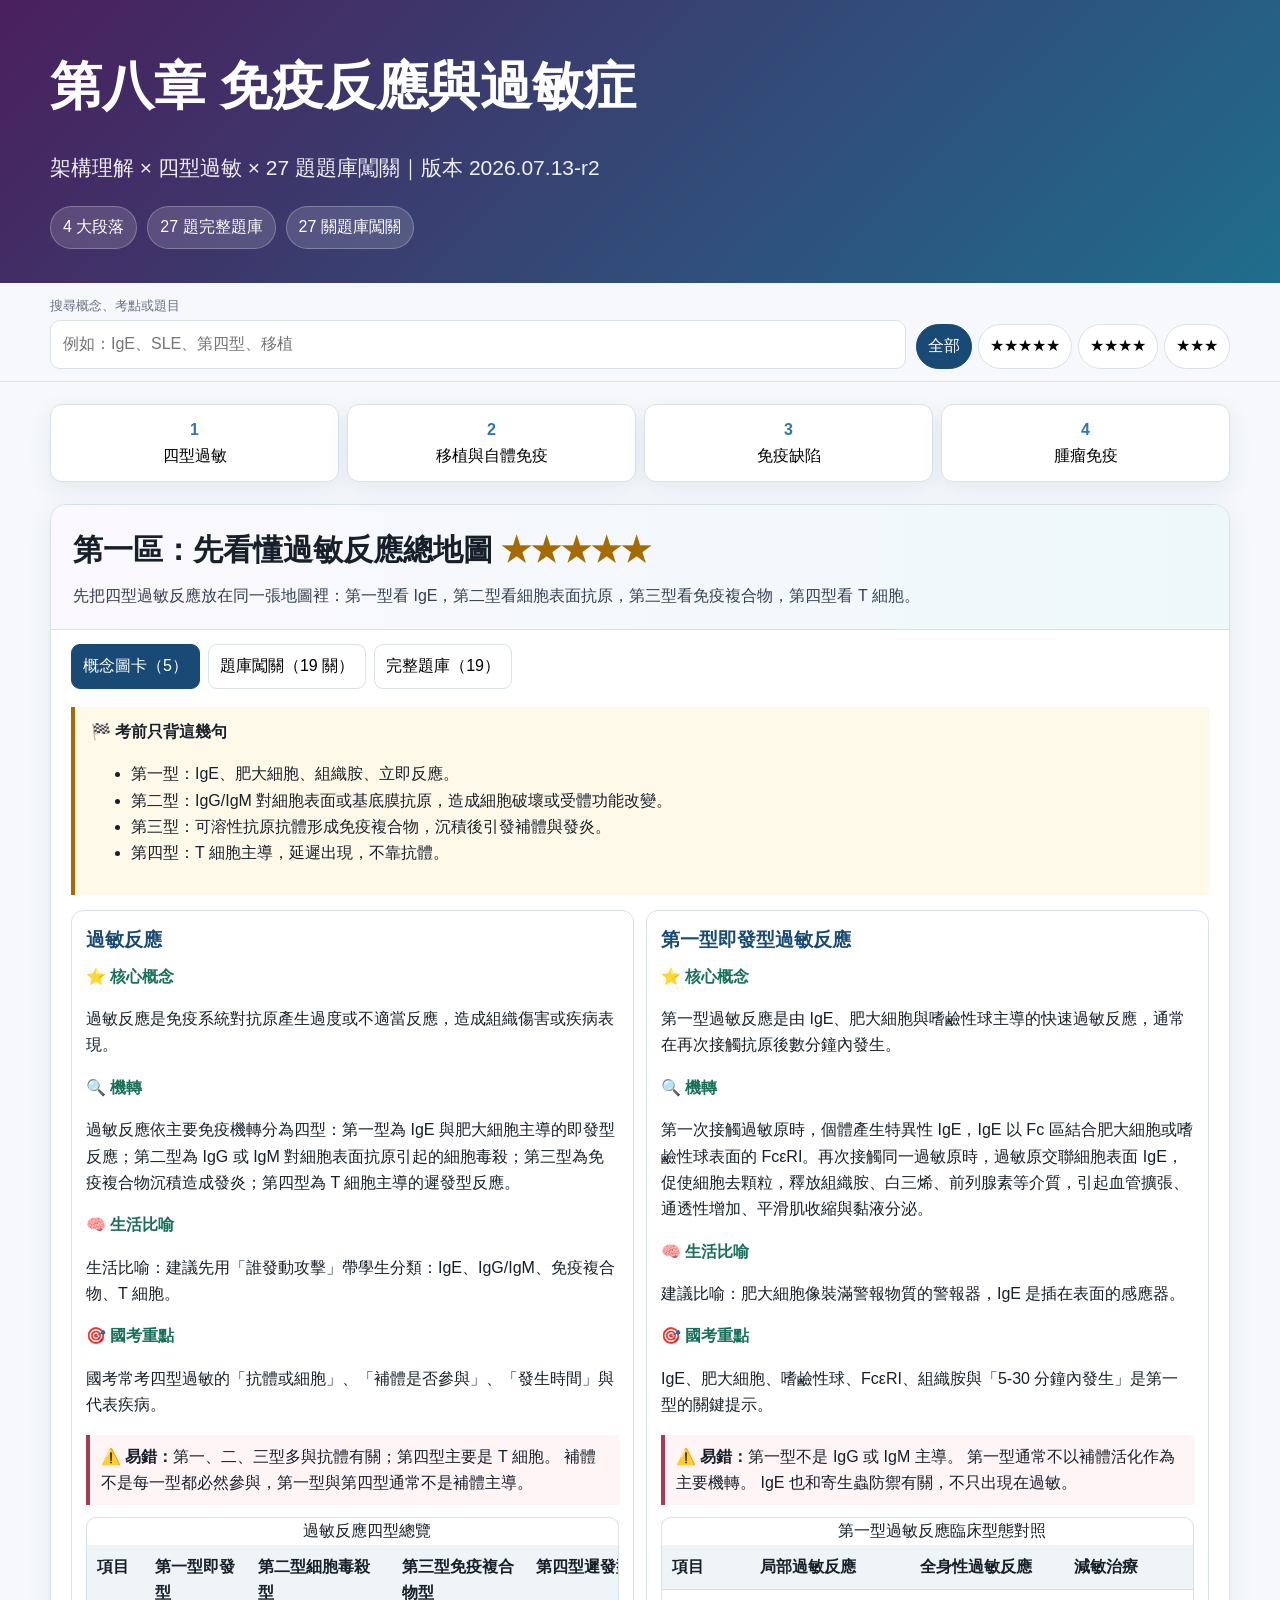
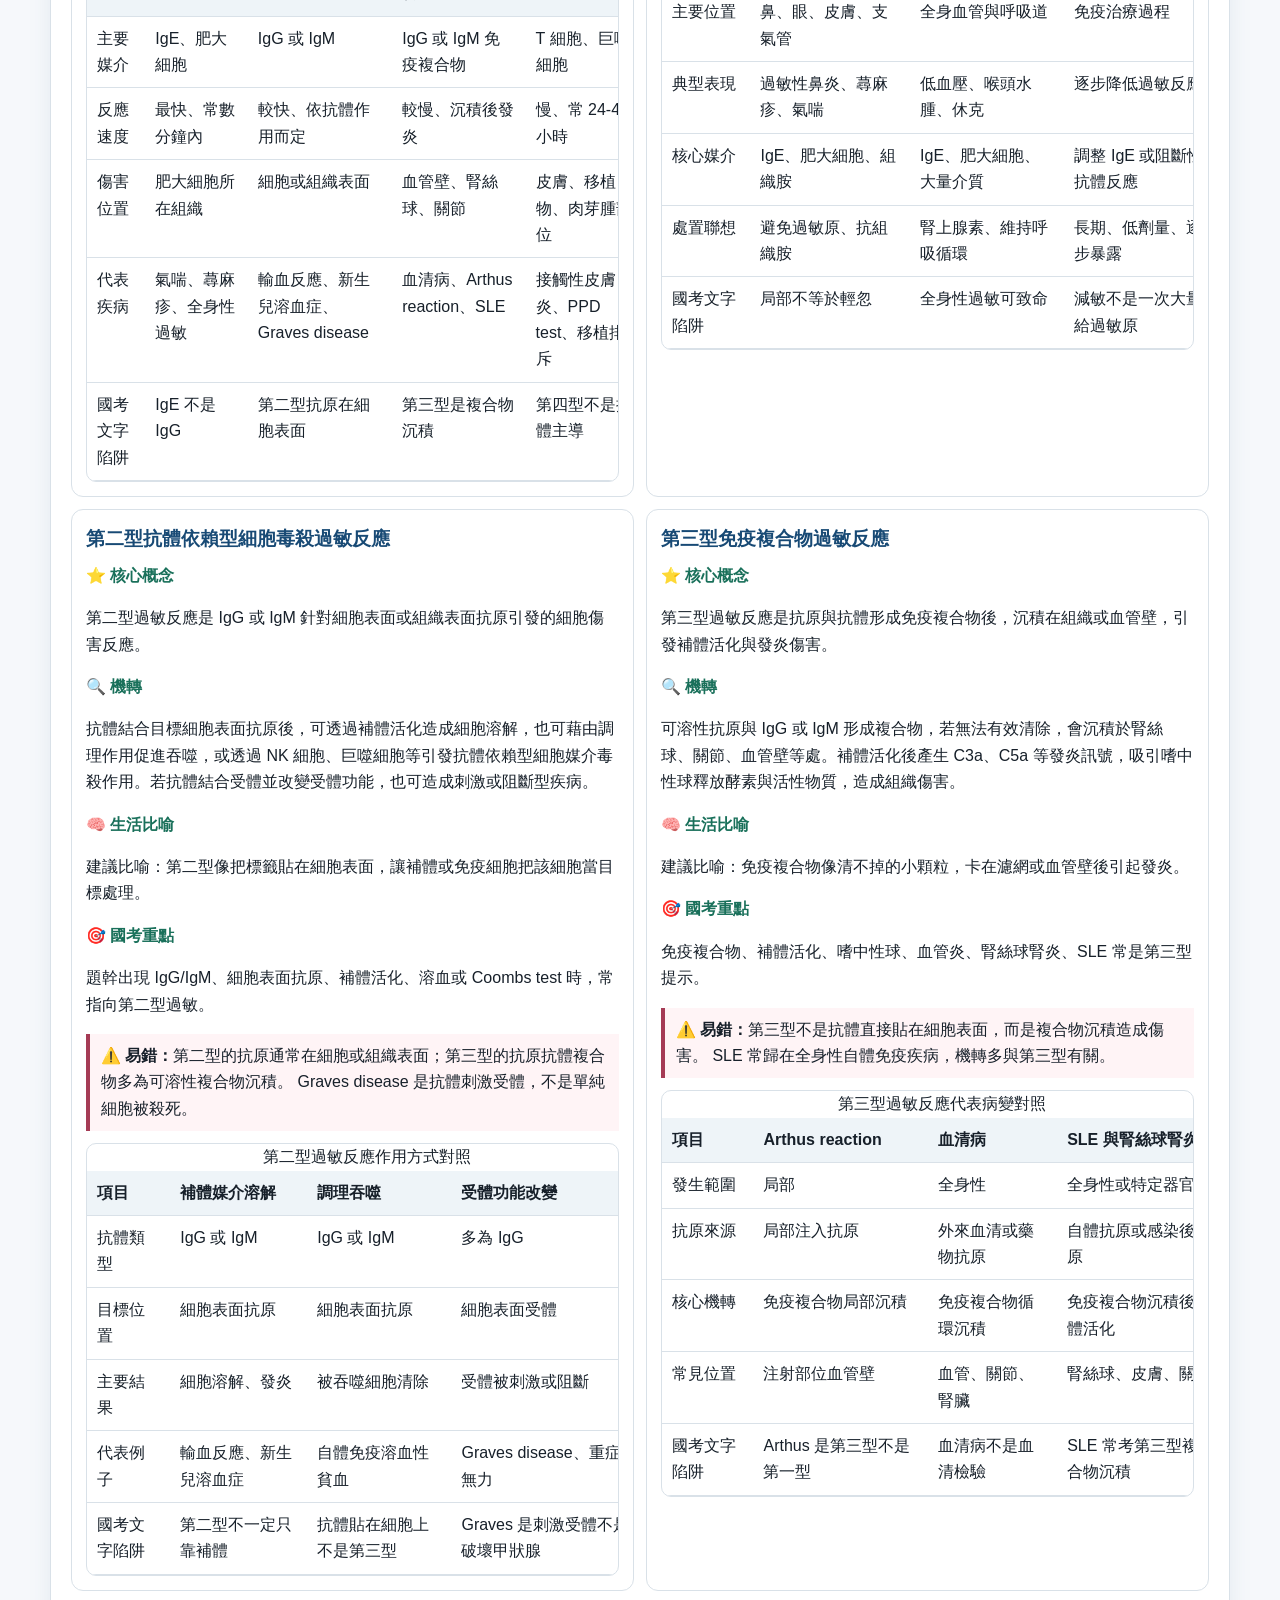
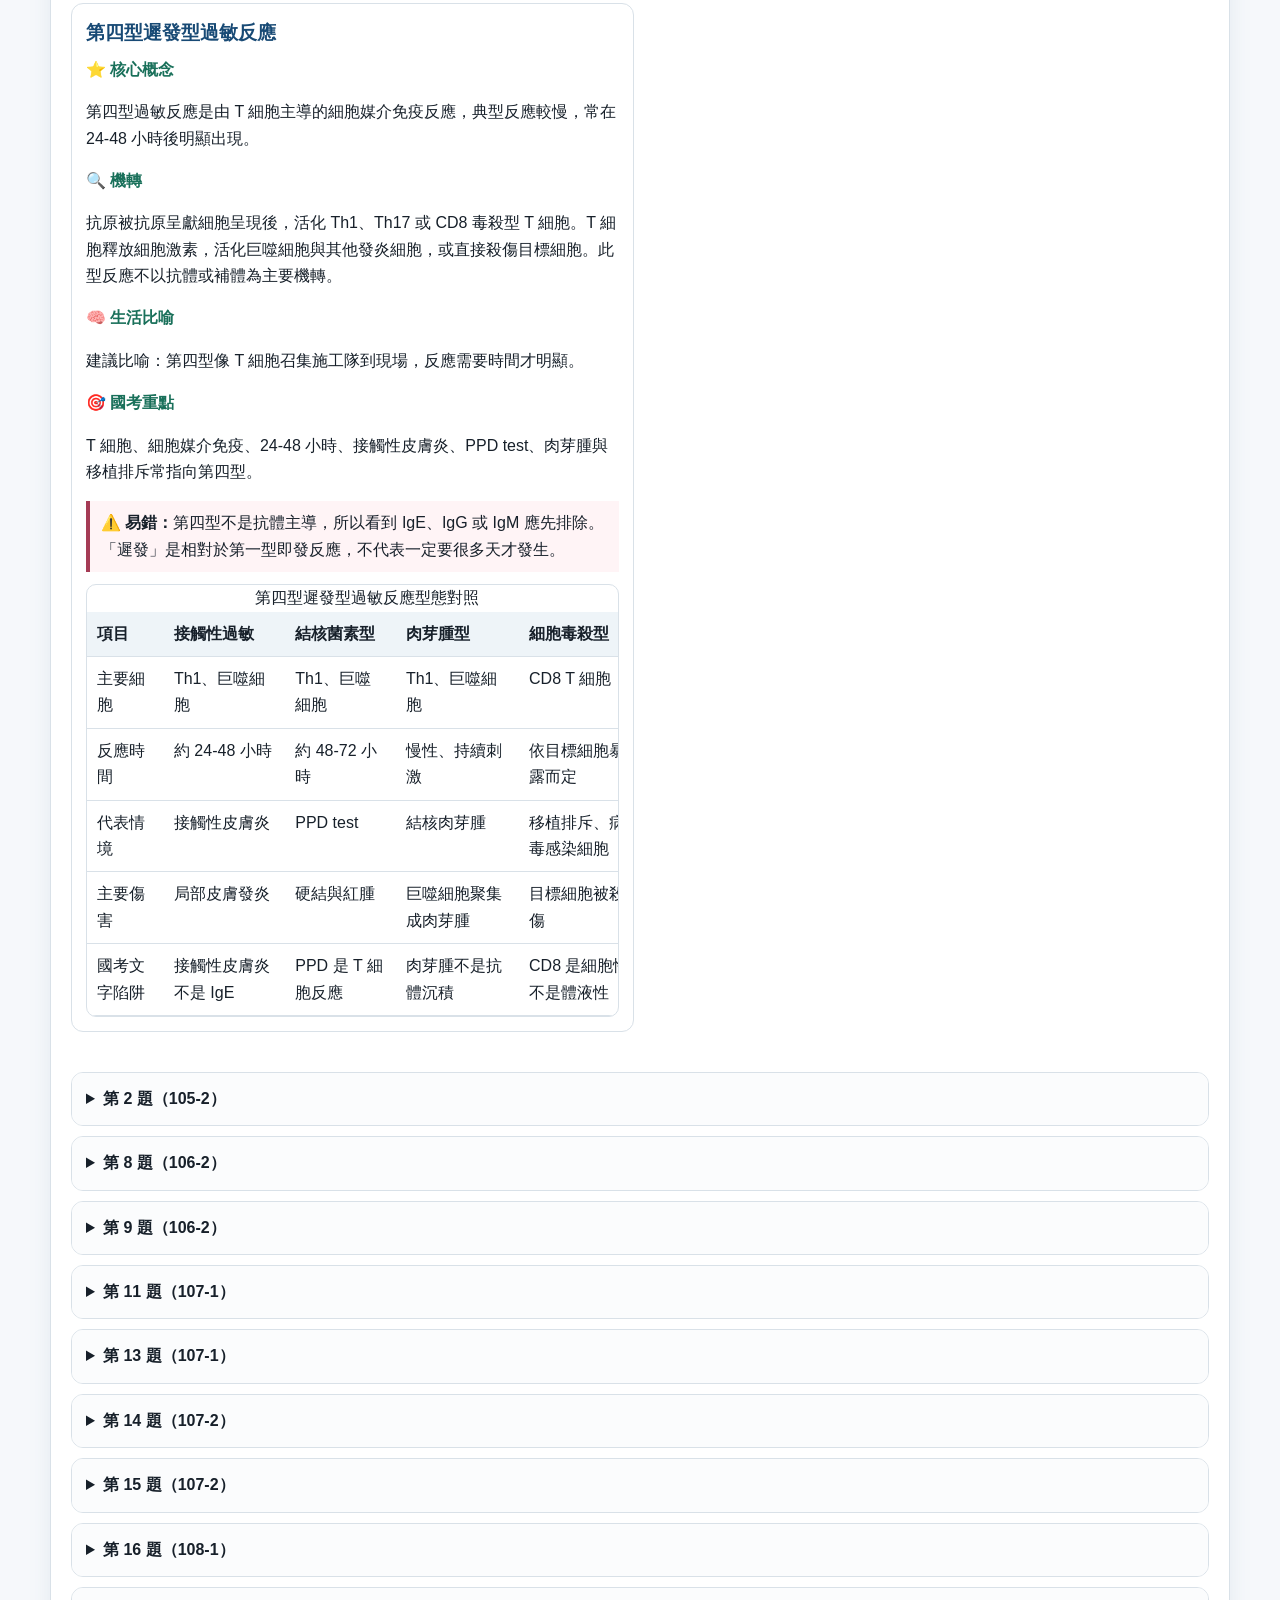
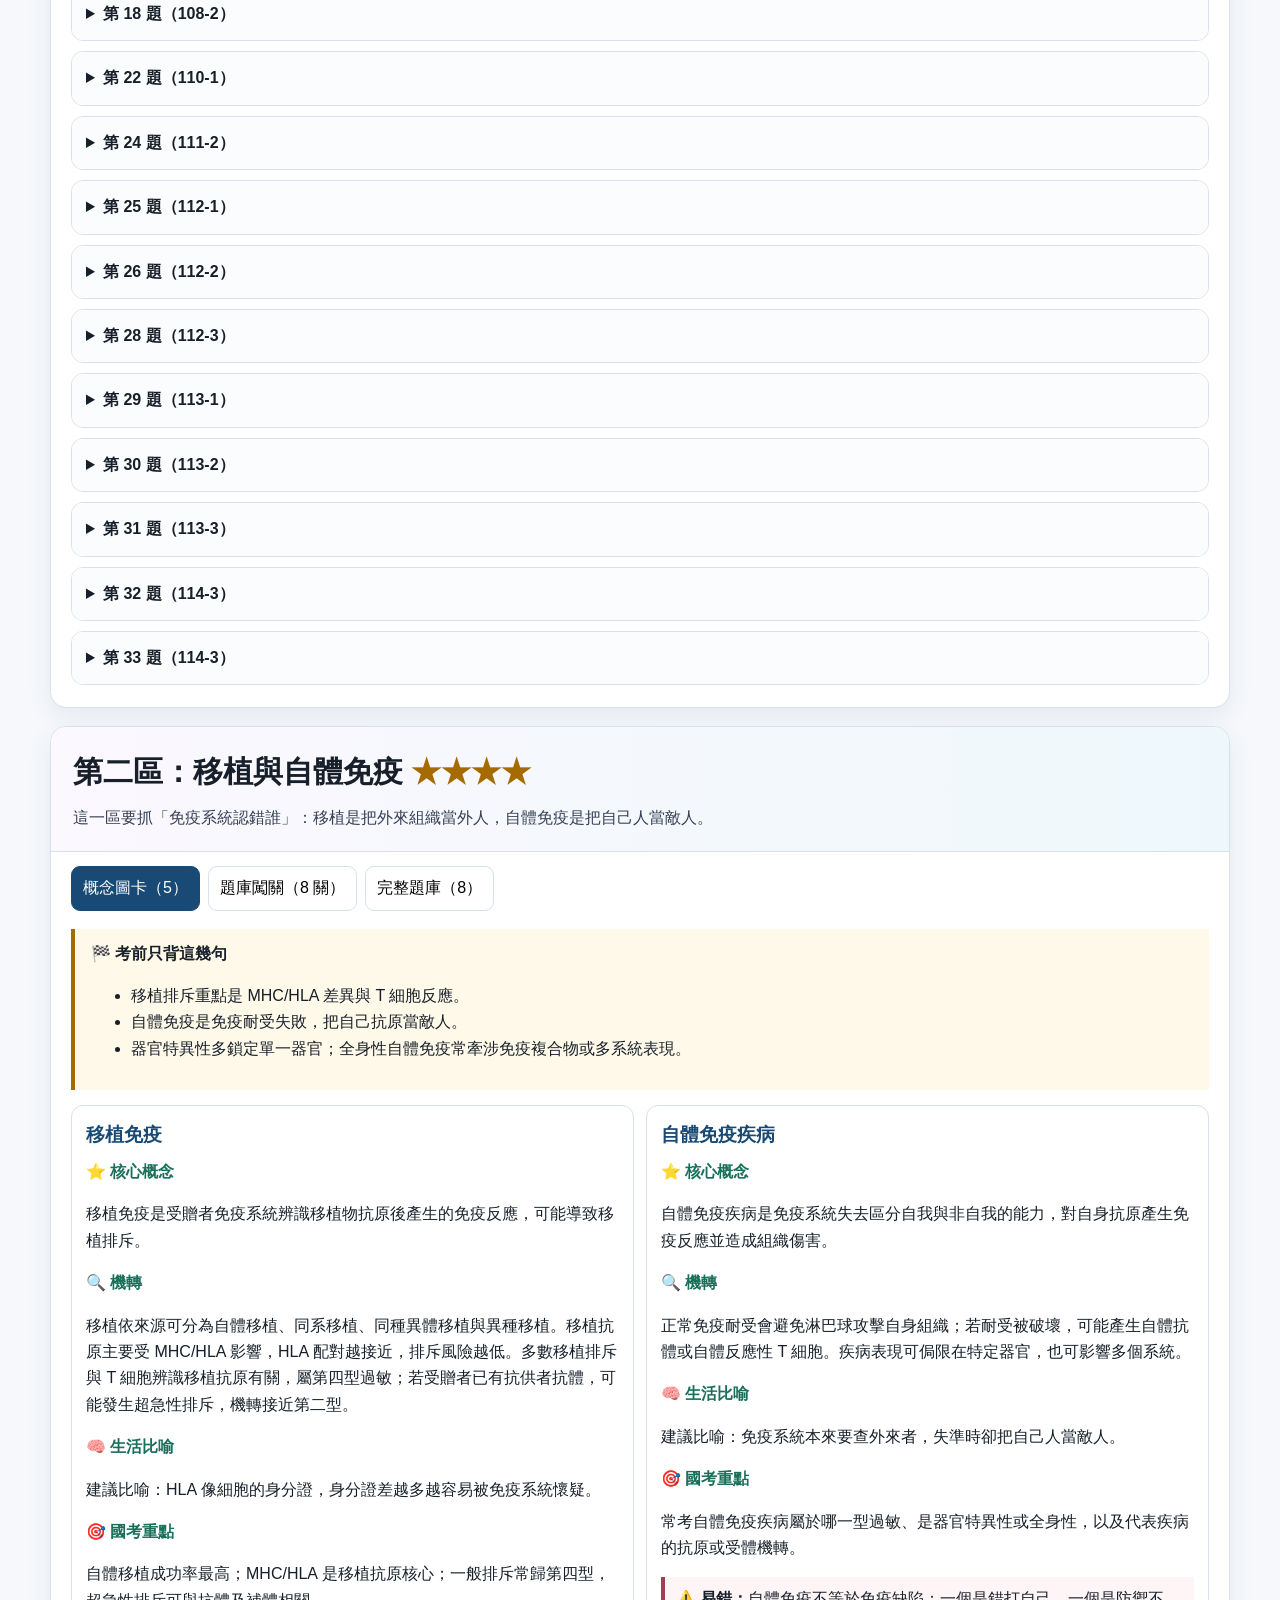
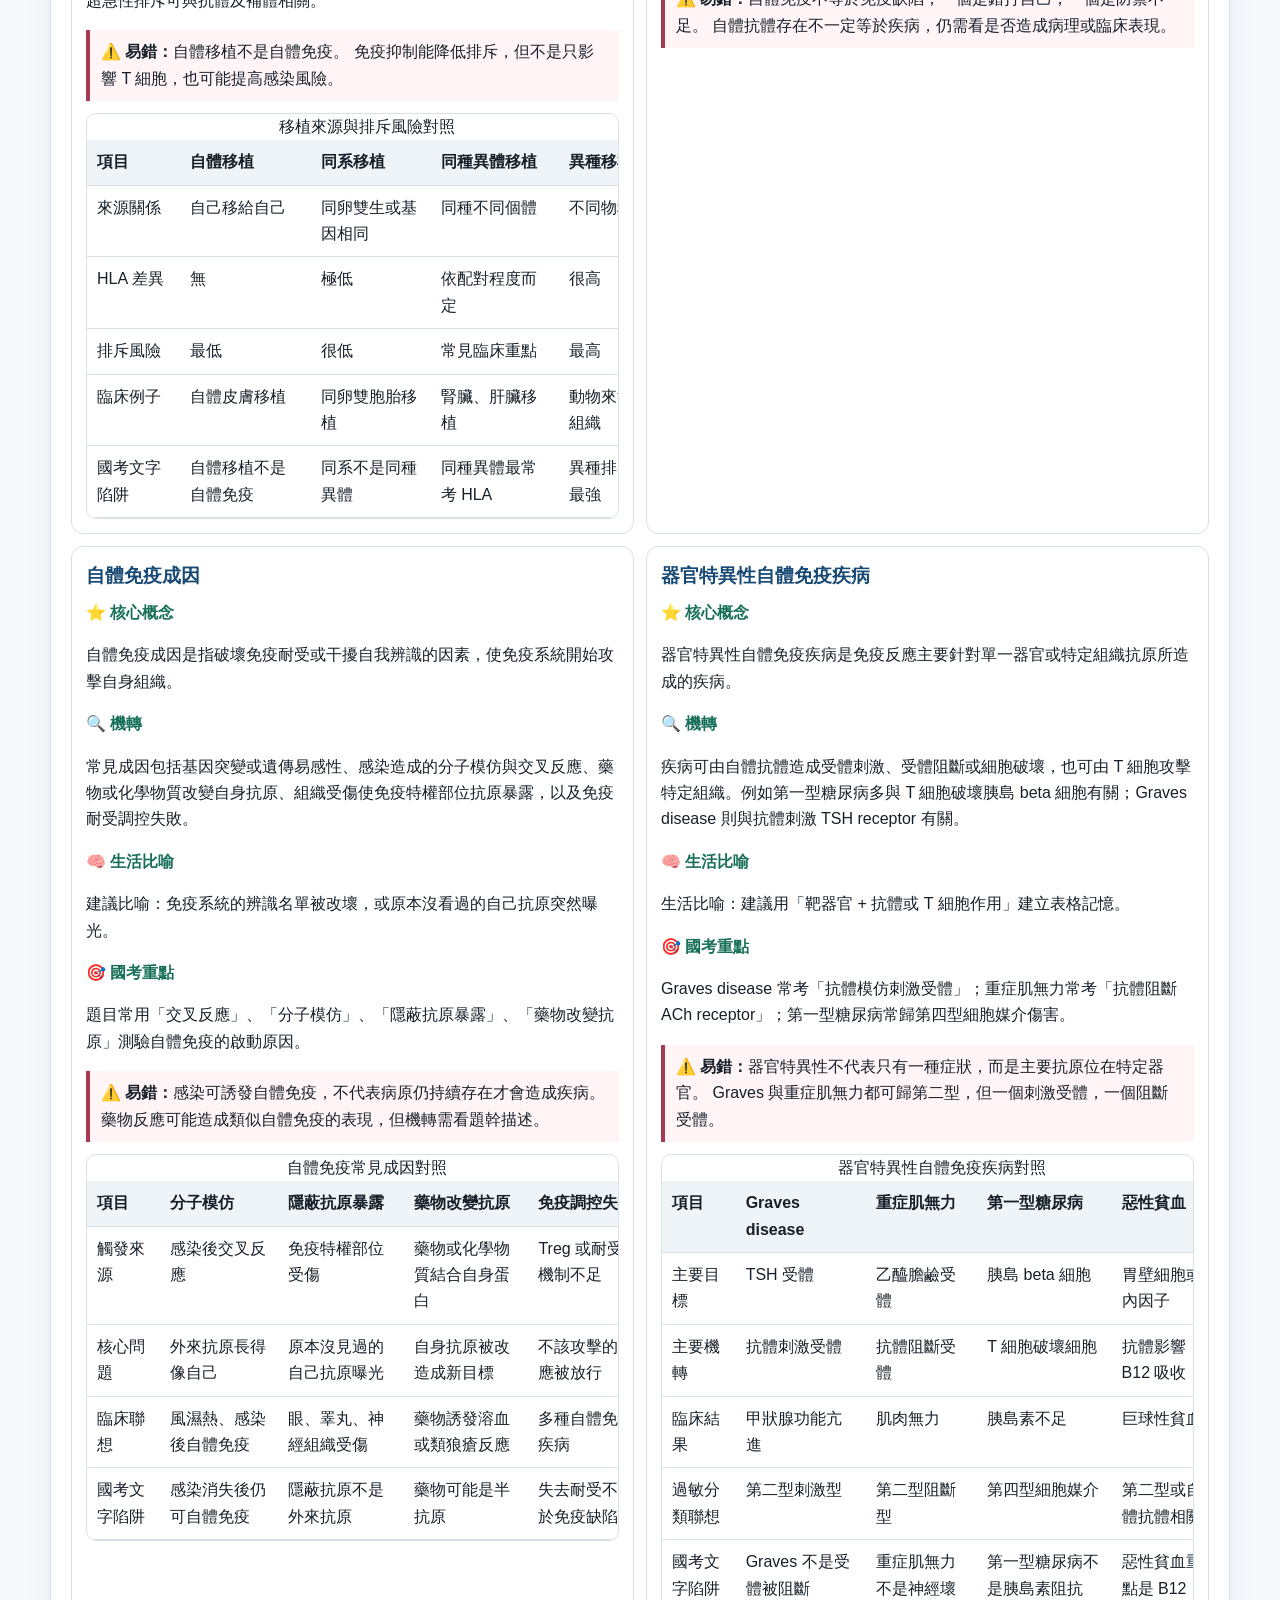
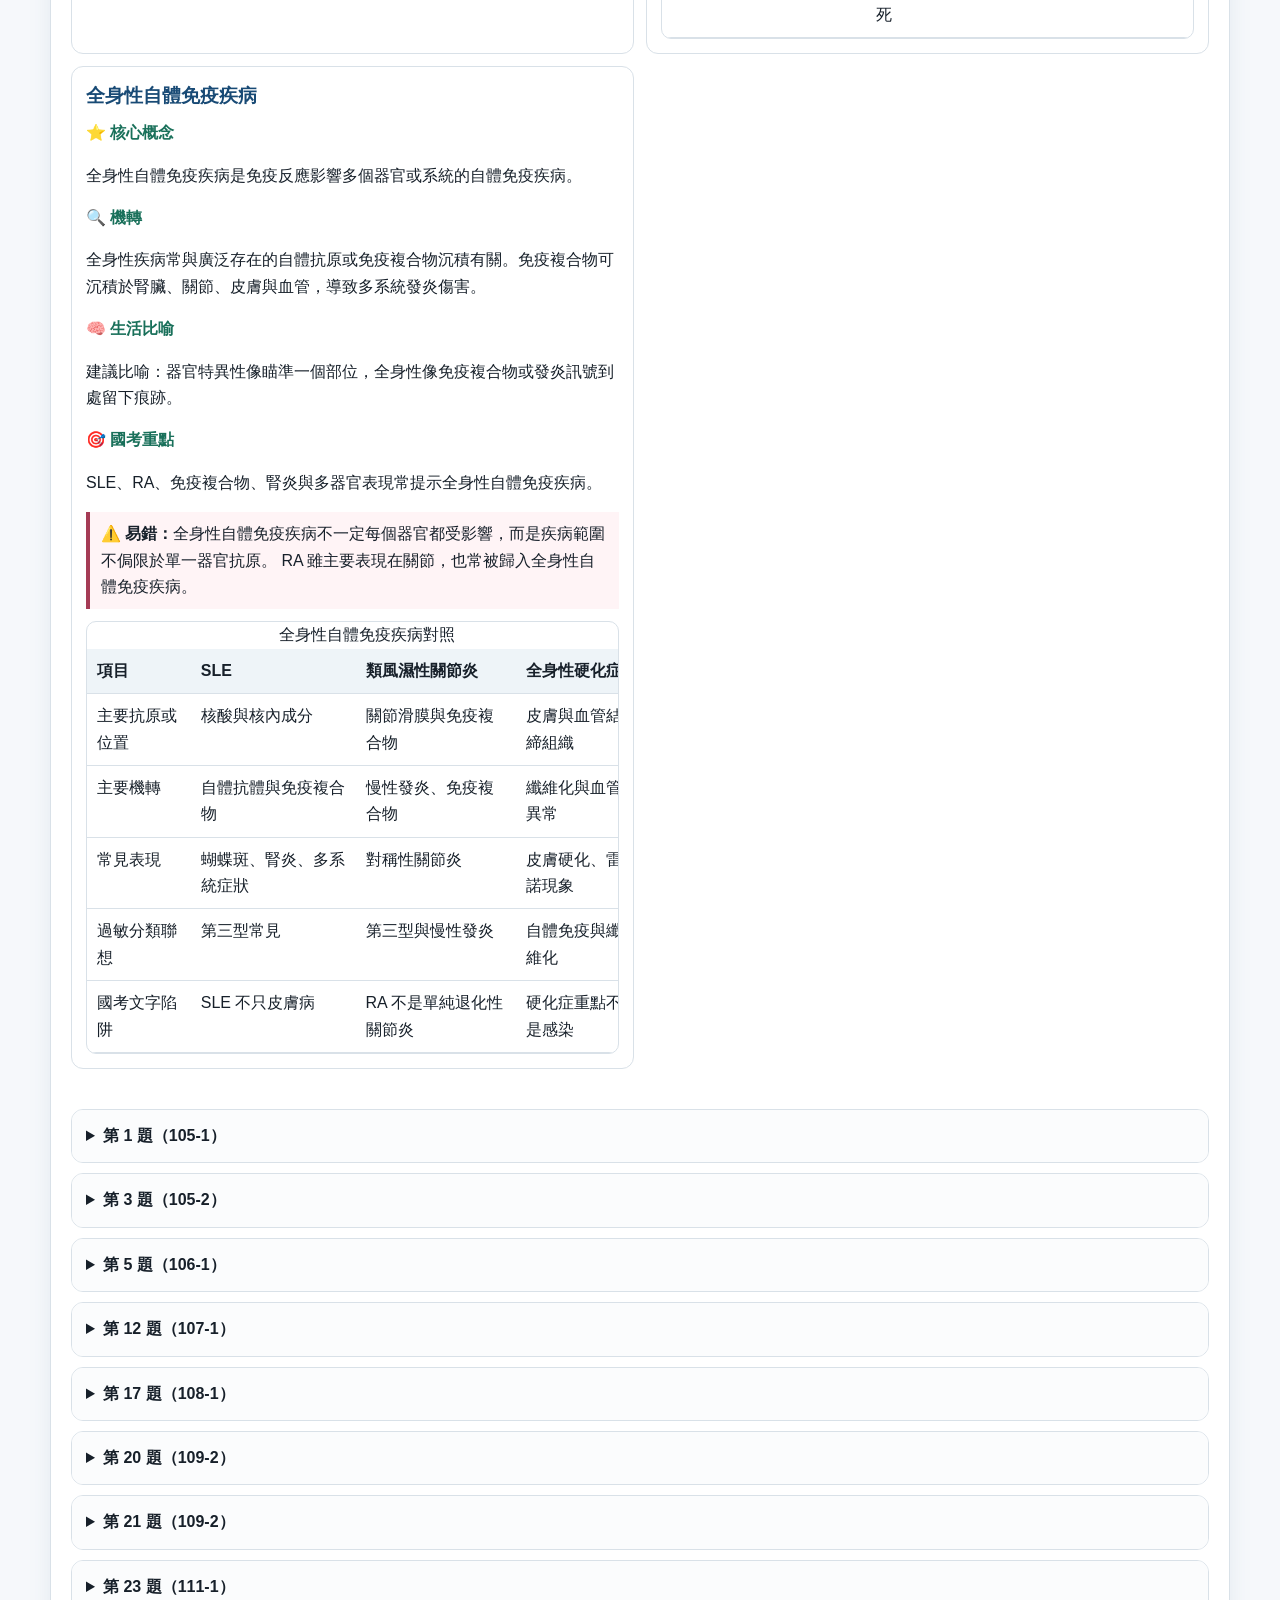
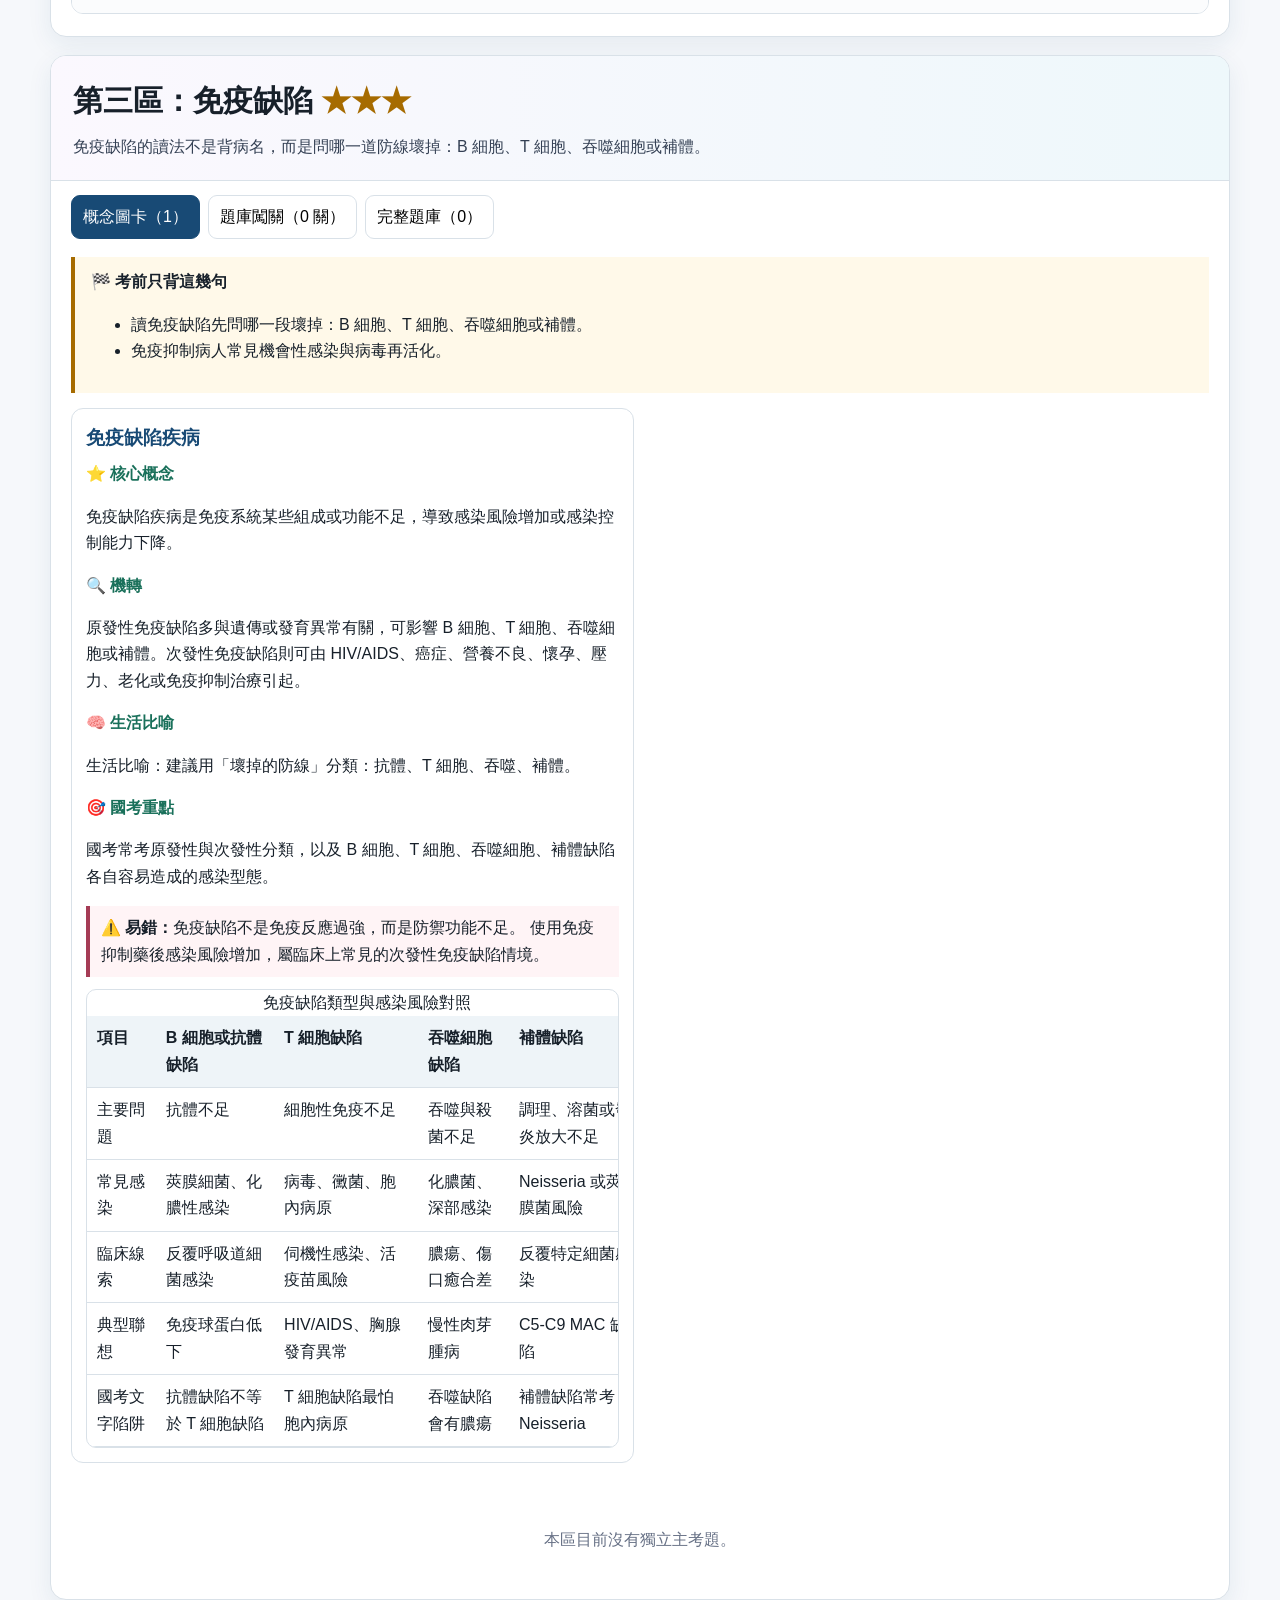
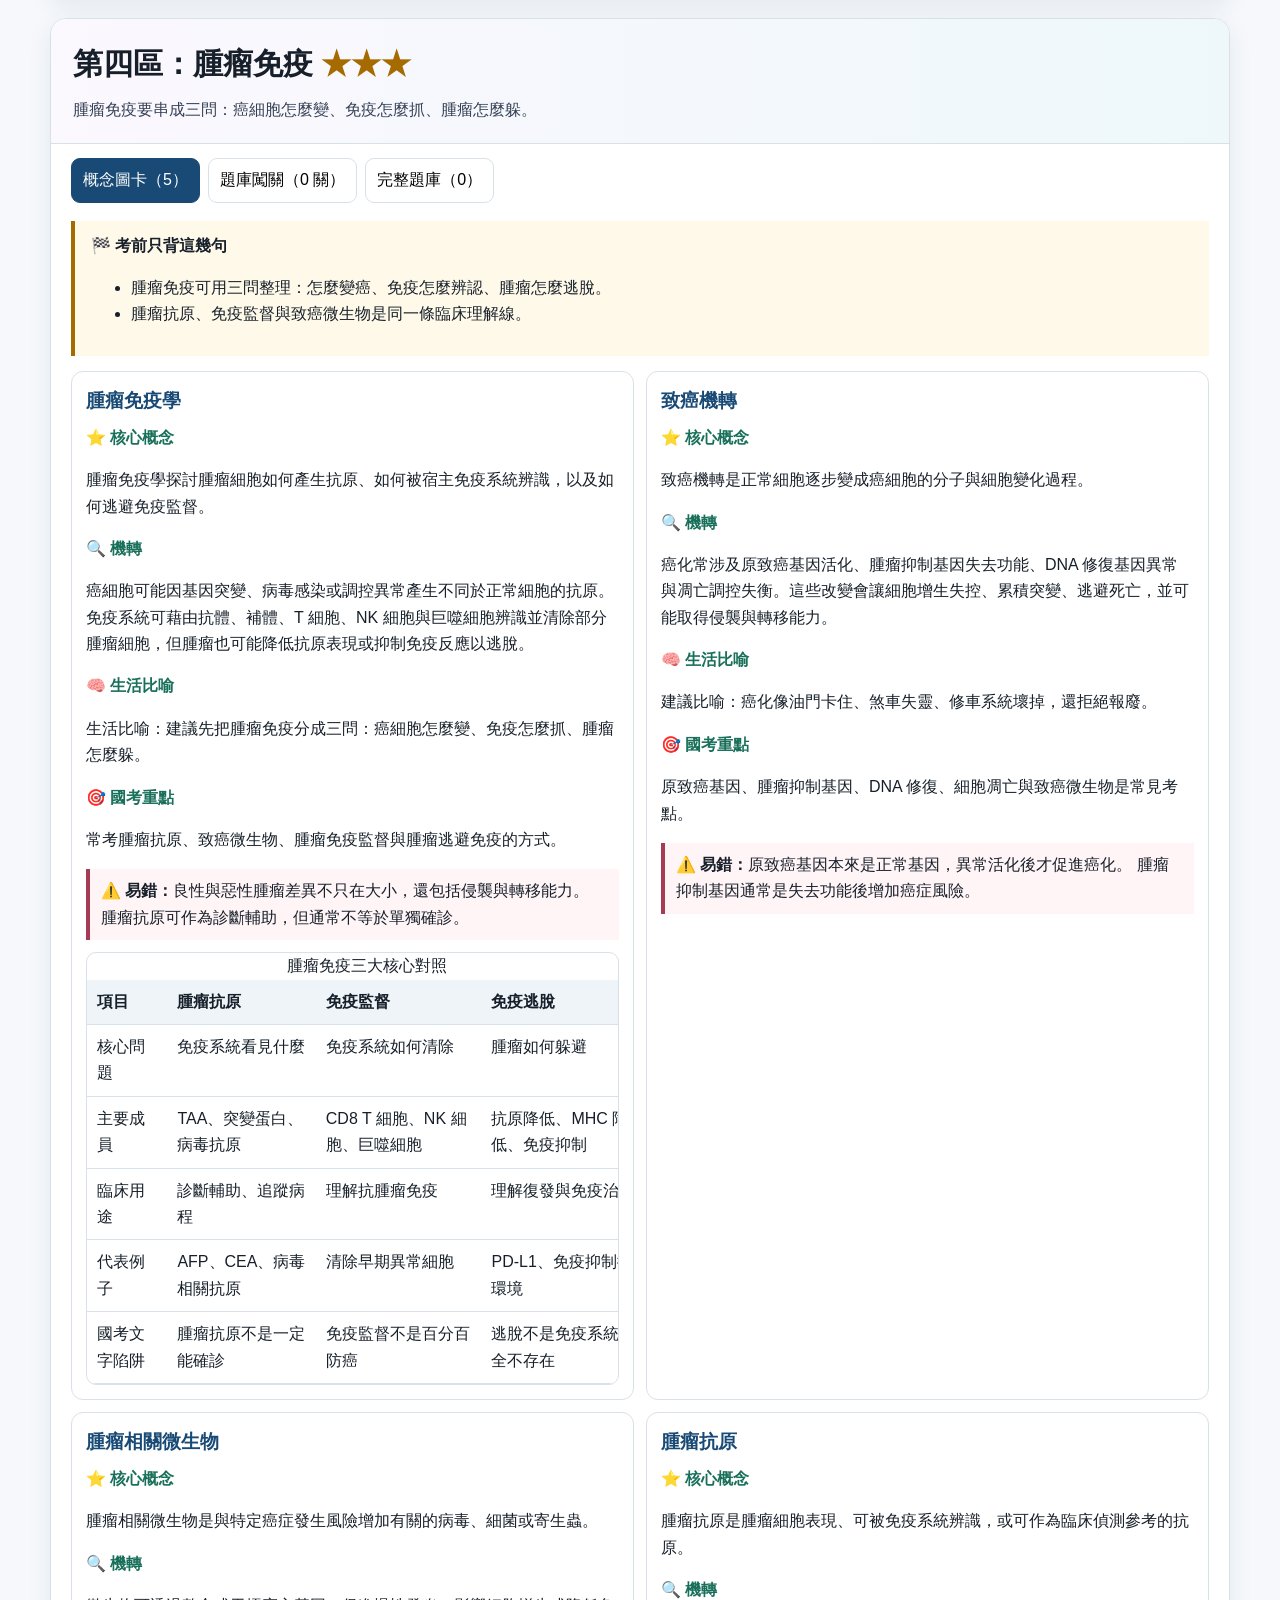
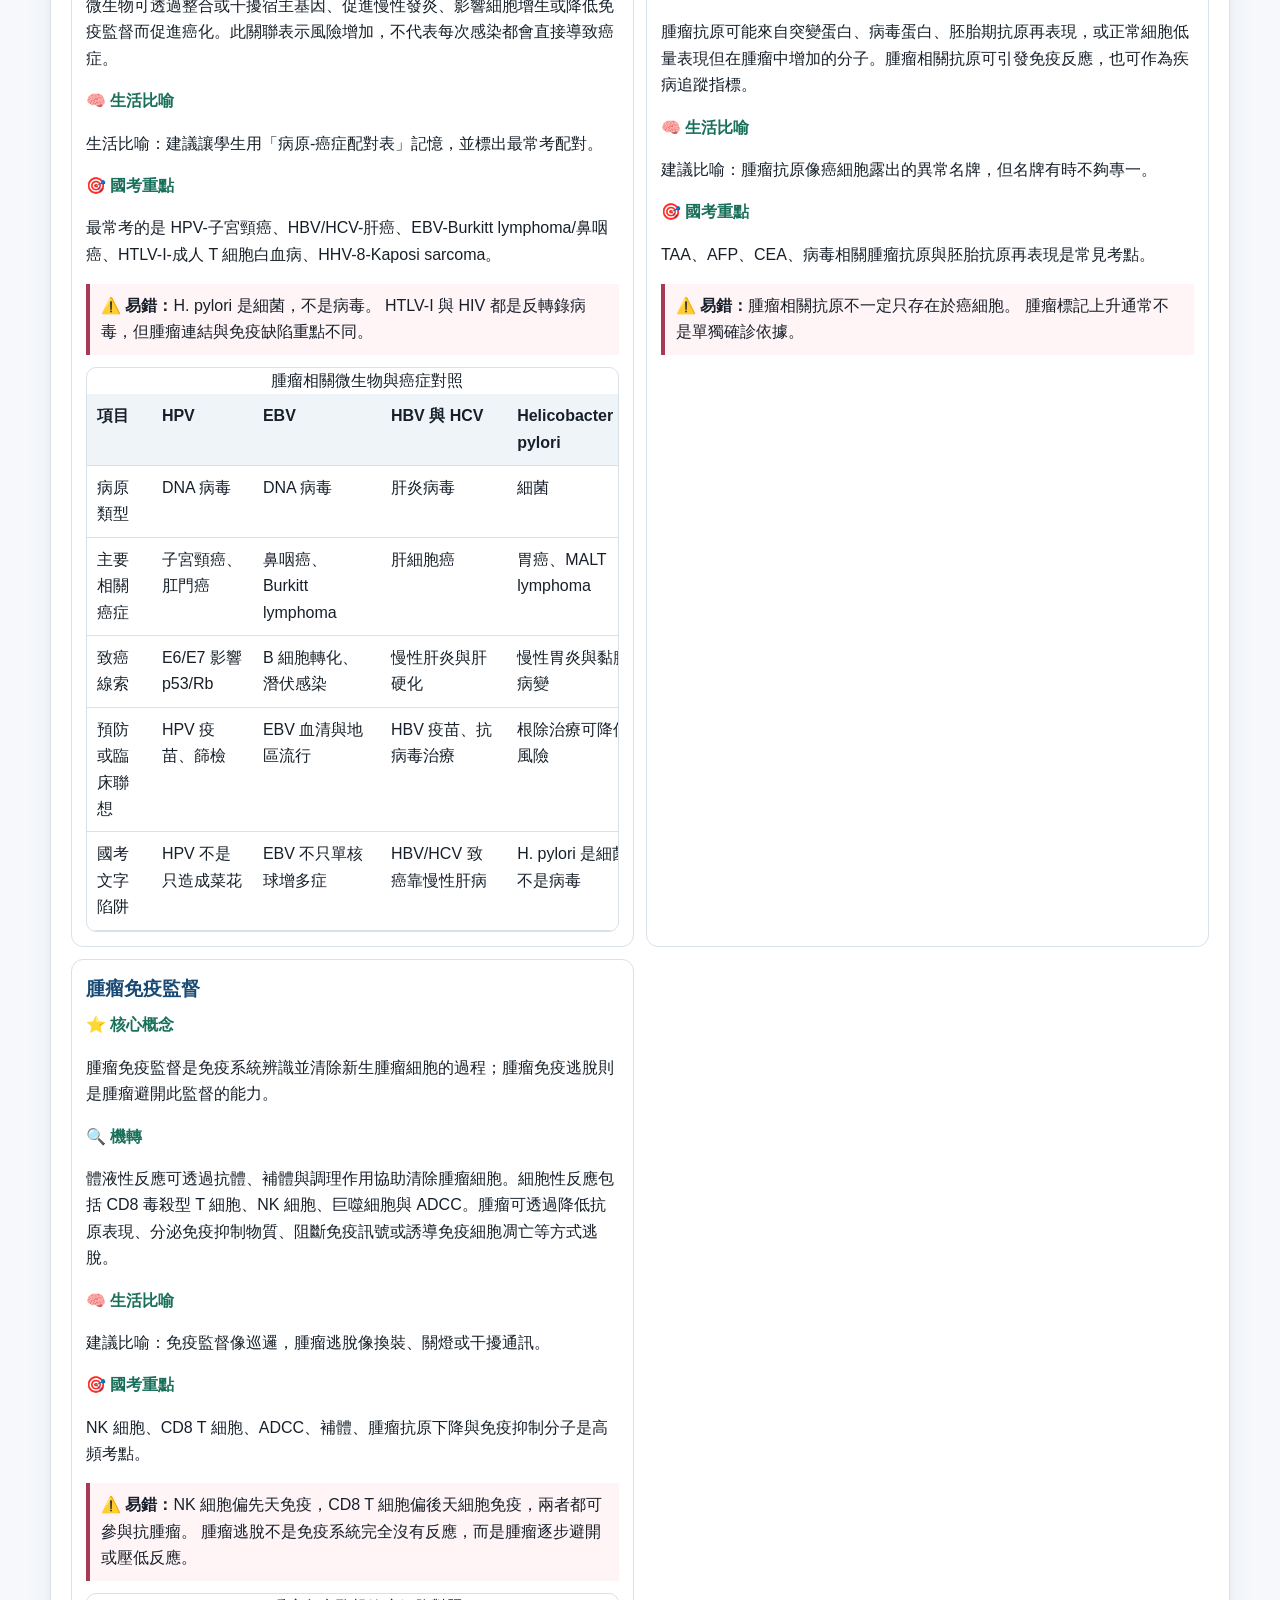
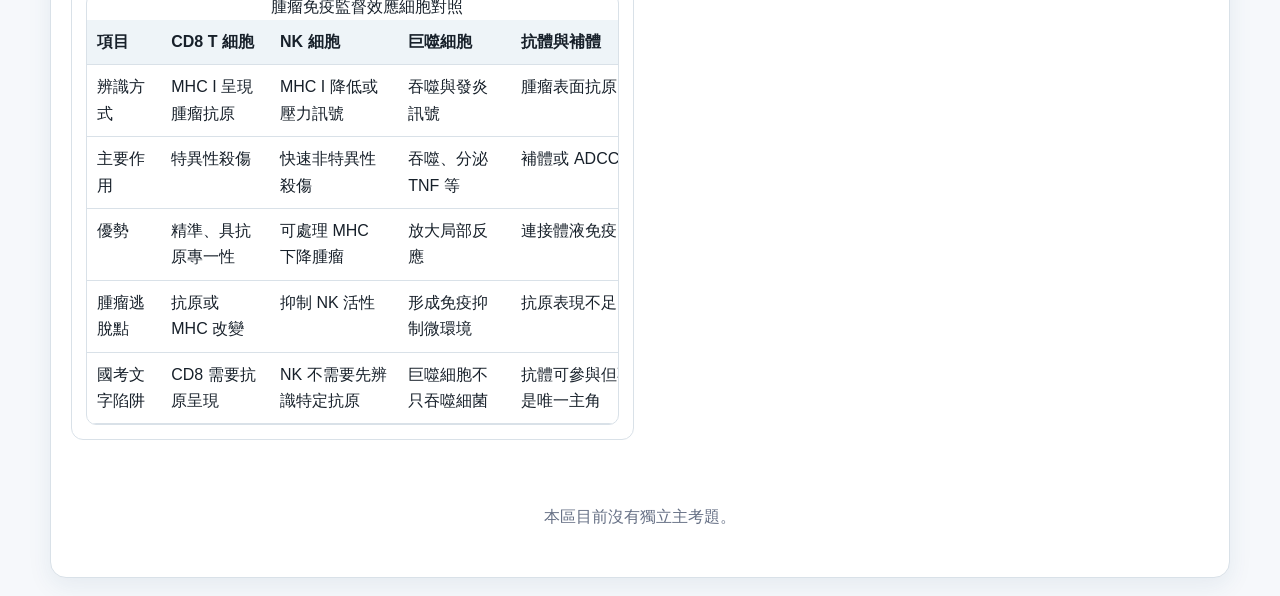
<file: CHP08_hypersensitivity_infographic.html>
<!doctype html>
<html lang="zh-Hant">
<head>
<meta charset="utf-8">
<meta name="viewport" content="width=device-width,initial-scale=1">
<title>第八章 免疫反應與過敏症互動資訊圖卡</title>
<script async src="https://www.googletagmanager.com/gtag/js?id=G-8ZCYTD907Z"></script>
<script>
window.dataLayer=window.dataLayer||[];
function gtag(){dataLayer.push(arguments)}
gtag('js',new Date());
gtag('config','G-8ZCYTD907Z',{'anonymize_ip':true});
</script>
<style>
:root{--ink:#17202a;--muted:#667085;--line:#d9e1e8;--bg:#f6f8fb;--panel:#fff;--navy:#184a75;--blue:#2f76b5;--mint:#e9f7f2;--green:#19705a;--gold:#a66b00;--rose:#a53b55;--shadow:0 8px 24px rgba(24,74,117,.08)}
*{box-sizing:border-box}html{scroll-behavior:smooth}body{margin:0;background:var(--bg);color:var(--ink);font-family:-apple-system,BlinkMacSystemFont,"Segoe UI","Noto Sans TC",Arial,sans-serif;line-height:1.65}button,input{font:inherit}.wrap{width:min(1180px,calc(100% - 32px));margin:auto}header{background:linear-gradient(135deg,#4a1f5d,#1f6d8c);color:#fff;padding:44px 0 34px}h1{font-size:clamp(31px,5vw,52px);margin:0}.subtitle{font-size:clamp(16px,2.2vw,21px);opacity:.92}.metrics{display:flex;gap:10px;flex-wrap:wrap;margin-top:18px}.metric{background:rgba(255,255,255,.14);border:1px solid rgba(255,255,255,.25);border-radius:999px;padding:7px 12px}.toolbar{position:sticky;top:0;z-index:20;background:rgba(246,248,251,.94);backdrop-filter:blur(10px);border-bottom:1px solid var(--line)}.tools{display:flex;gap:10px;align-items:end;flex-wrap:wrap;padding:12px 0}.searchbox{flex:1;min-width:260px}.searchbox label{display:block;font-size:13px;color:var(--muted);margin-bottom:4px}.search{width:100%;border:1px solid var(--line);border-radius:10px;padding:10px 12px;background:#fff}.filters{display:flex;gap:6px;flex-wrap:wrap}.filters button,.route button,.tab,.option{border:1px solid var(--line);background:#fff;cursor:pointer}.filters button{border-radius:999px;padding:8px 11px}.filters button.active,.tab.active{background:var(--navy);border-color:var(--navy);color:#fff}.route{display:grid;grid-template-columns:repeat(4,1fr);gap:8px;margin:22px 0}.route button{border-radius:12px;padding:12px 8px;box-shadow:var(--shadow)}.route b{display:block;color:var(--blue)}.section{background:var(--panel);border:1px solid var(--line);border-radius:16px;margin:18px 0;box-shadow:var(--shadow);scroll-margin-top:88px;overflow:hidden}.section-head{padding:20px 22px;background:linear-gradient(90deg,#fbf8fe,#eef8fb);border-bottom:1px solid var(--line)}.section-head h2{margin:0;font-size:clamp(22px,3vw,30px)}.stars{color:var(--gold);white-space:nowrap}.intro{color:#344054;margin:8px 0 0}.tabs{display:flex;gap:8px;padding:14px 20px 0;flex-wrap:wrap}.tab{border-radius:9px;padding:8px 11px}.panel{padding:18px 20px 22px}.concept-grid{display:grid;grid-template-columns:repeat(2,minmax(0,1fr));gap:12px}.concept{border:1px solid var(--line);border-radius:12px;padding:14px;background:#fff}.concept h3{margin:0 0 8px;color:var(--navy)}.label{font-weight:800;color:var(--green);margin-top:8px}.trap{border-left:4px solid var(--rose);background:#fff4f6;padding:9px 11px;margin-top:10px}.cram{border-left:4px solid var(--gold);background:#fff9e9;padding:12px 16px;margin-bottom:15px}.table-wrap{overflow:auto;border:1px solid var(--line);border-radius:10px;margin-top:12px}table{border-collapse:collapse;width:100%;min-width:560px}th,td{border-bottom:1px solid var(--line);padding:9px 10px;text-align:left;vertical-align:top}th{background:#eef4f8}.questions{display:grid;gap:10px}.q{border:1px solid var(--line);border-radius:12px;overflow:hidden}.q summary{cursor:pointer;padding:13px 14px;font-weight:800;background:#fbfcfd}.qbody{padding:14px}.options{display:grid;gap:8px;margin:12px 0}.option{border-radius:9px;padding:10px;text-align:left}.option.selected{border-color:var(--blue);box-shadow:0 0 0 2px rgba(47,118,181,.13)}.option.correct{background:#ebf8f1;border-color:var(--green)}.option.wrong{background:#fff0f2;border-color:var(--rose)}.submit,.reveal,.reset,.next,.retry{border:0;background:var(--navy);color:#fff;border-radius:9px;padding:9px 12px;cursor:pointer}.submit:disabled,.reveal:disabled{opacity:.45;cursor:not-allowed}.feedback{display:none;margin:10px 0;padding:9px 11px;background:#eef6fb;border-radius:8px}.feedback.show{display:block}.guide,.answer{display:none;margin-top:12px}.revealed .guide,.revealed .answer{display:block}.hint{background:var(--mint);border-left:4px solid var(--green);padding:10px;margin:8px 0}.answer{border-top:1px solid var(--line);padding-top:12px}.game-card{border:1px solid var(--line);border-radius:16px;background:linear-gradient(180deg,#fff,#f8fbfe);padding:16px}.game-top{display:flex;justify-content:space-between;gap:12px;flex-wrap:wrap;align-items:center}.progress{height:12px;background:#e8eef4;border-radius:999px;overflow:hidden;min-width:180px;flex:1}.bar{height:100%;width:0;background:linear-gradient(90deg,#19705a,#2f76b5)}.badges{display:flex;gap:6px;flex-wrap:wrap;margin:12px 0}.badge{border:1px solid var(--line);background:#fff;border-radius:999px;padding:6px 10px}.badge.done{background:#e9f7f2;border-color:#8cc7b4}.badge.current{box-shadow:0 0 0 2px rgba(47,118,181,.18);border-color:var(--blue)}.win{display:none;margin-top:14px;padding:14px;border-radius:12px;background:#fff9e9;border:1px solid #f0d38b}.empty{padding:24px;text-align:center;color:var(--muted)}footer{color:var(--muted);padding:28px 0 44px;text-align:center}
@media(max-width:800px){.route{grid-template-columns:repeat(2,1fr)}.concept-grid{grid-template-columns:1fr}.wrap{width:min(100% - 20px,1180px)}.panel{padding:14px}.section-head{padding:16px}.tools{align-items:stretch}.filters{width:100%}table{min-width:520px}}
@media(prefers-reduced-motion:reduce){html{scroll-behavior:auto}}
</style>
</head>
<body>
<header><div class="wrap"><h1 id="title"></h1><p class="subtitle" id="subtitle"></p><div class="metrics" id="metrics"></div></div></header>
<div class="toolbar"><div class="wrap tools"><div class="searchbox"><label for="search">搜尋概念、考點或題目</label><input class="search" id="search" type="search" placeholder="例如：IgE、SLE、第四型、移植"></div><div class="filters" aria-label="星等篩選"><button class="active" data-star="0">全部</button><button data-star="5">★★★★★</button><button data-star="4">★★★★</button><button data-star="3">★★★</button></div></div></div>
<main class="wrap"><nav class="route" id="route" aria-label="學習路線"></nav><div id="sections"></div></main>
<script id="data" type="application/json">{"title": "第八章 免疫反應與過敏症", "subtitle": "架構理解 × 四型過敏 × 27 題題庫闖關｜版本 2026.07.13-r2", "version": "2026.07.13-r2", "route": ["四型過敏", "移植與自體免疫", "免疫缺陷", "腫瘤免疫"], "sections": [{"title": "第一區：先看懂過敏反應總地圖", "stars": "★★★★★", "intro": "先把四型過敏反應放在同一張地圖裡：第一型看 IgE，第二型看細胞表面抗原，第三型看免疫複合物，第四型看 T 細胞。", "cram": ["第一型：IgE、肥大細胞、組織胺、立即反應。", "第二型：IgG/IgM 對細胞表面或基底膜抗原，造成細胞破壞或受體功能改變。", "第三型：可溶性抗原抗體形成免疫複合物，沉積後引發補體與發炎。", "第四型：T 細胞主導，延遲出現，不靠抗體。"], "concepts": [{"title": "過敏反應", "plain": "過敏反應是免疫系統對抗原產生過度或不適當反應，造成組織傷害或疾病表現。", "analogy": "生活比喻：建議先用「誰發動攻擊」帶學生分類：IgE、IgG/IgM、免疫複合物、T 細胞。", "mechanism": "過敏反應依主要免疫機轉分為四型：第一型為 IgE 與肥大細胞主導的即發型反應；第二型為 IgG 或 IgM 對細胞表面抗原引起的細胞毒殺；第三型為免疫複合物沉積造成發炎；第四型為 T 細胞主導的遲發型反應。", "focus": "國考常考四型過敏的「抗體或細胞」、「補體是否參與」、「發生時間」與代表疾病。", "confusion": "第一、二、三型多與抗體有關；第四型主要是 T 細胞。\n補體不是每一型都必然參與，第一型與第四型通常不是補體主導。", "table": {"title": "過敏反應四型總覽", "headers": ["項目", "第一型即發型", "第二型細胞毒殺型", "第三型免疫複合物型", "第四型遲發型"], "rows": [["主要媒介", "IgE、肥大細胞", "IgG 或 IgM", "IgG 或 IgM 免疫複合物", "T 細胞、巨噬細胞"], ["反應速度", "最快、常數分鐘內", "較快、依抗體作用而定", "較慢、沉積後發炎", "慢、常 24-48 小時"], ["傷害位置", "肥大細胞所在組織", "細胞或組織表面", "血管壁、腎絲球、關節", "皮膚、移植物、肉芽腫部位"], ["代表疾病", "氣喘、蕁麻疹、全身性過敏", "輸血反應、新生兒溶血症、Graves disease", "血清病、Arthus reaction、SLE", "接觸性皮膚炎、PPD test、移植排斥"], ["國考文字陷阱", "IgE 不是 IgG", "第二型抗原在細胞表面", "第三型是複合物沉積", "第四型不是抗體主導"]]}}, {"title": "第一型即發型過敏反應", "plain": "第一型過敏反應是由 IgE、肥大細胞與嗜鹼性球主導的快速過敏反應，通常在再次接觸抗原後數分鐘內發生。", "analogy": "建議比喻：肥大細胞像裝滿警報物質的警報器，IgE 是插在表面的感應器。", "mechanism": "第一次接觸過敏原時，個體產生特異性 IgE，IgE 以 Fc 區結合肥大細胞或嗜鹼性球表面的 FcεRI。再次接觸同一過敏原時，過敏原交聯細胞表面 IgE，促使細胞去顆粒，釋放組織胺、白三烯、前列腺素等介質，引起血管擴張、通透性增加、平滑肌收縮與黏液分泌。", "focus": "IgE、肥大細胞、嗜鹼性球、FcεRI、組織胺與「5-30 分鐘內發生」是第一型的關鍵提示。", "confusion": "第一型不是 IgG 或 IgM 主導。\n第一型通常不以補體活化作為主要機轉。\nIgE 也和寄生蟲防禦有關，不只出現在過敏。", "table": {"title": "第一型過敏反應臨床型態對照", "headers": ["項目", "局部過敏反應", "全身性過敏反應", "減敏治療"], "rows": [["主要位置", "鼻、眼、皮膚、支氣管", "全身血管與呼吸道", "免疫治療過程"], ["典型表現", "過敏性鼻炎、蕁麻疹、氣喘", "低血壓、喉頭水腫、休克", "逐步降低過敏反應"], ["核心媒介", "IgE、肥大細胞、組織胺", "IgE、肥大細胞、大量介質", "調整 IgE 或阻斷性抗體反應"], ["處置聯想", "避免過敏原、抗組織胺", "腎上腺素、維持呼吸循環", "長期、低劑量、逐步暴露"], ["國考文字陷阱", "局部不等於輕忽", "全身性過敏可致命", "減敏不是一次大量給過敏原"]]}}, {"title": "第二型抗體依賴型細胞毒殺過敏反應", "plain": "第二型過敏反應是 IgG 或 IgM 針對細胞表面或組織表面抗原引發的細胞傷害反應。", "analogy": "建議比喻：第二型像把標籤貼在細胞表面，讓補體或免疫細胞把該細胞當目標處理。", "mechanism": "抗體結合目標細胞表面抗原後，可透過補體活化造成細胞溶解，也可藉由調理作用促進吞噬，或透過 NK 細胞、巨噬細胞等引發抗體依賴型細胞媒介毒殺作用。若抗體結合受體並改變受體功能，也可造成刺激或阻斷型疾病。", "focus": "題幹出現 IgG/IgM、細胞表面抗原、補體活化、溶血或 Coombs test 時，常指向第二型過敏。", "confusion": "第二型的抗原通常在細胞或組織表面；第三型的抗原抗體複合物多為可溶性複合物沉積。\nGraves disease 是抗體刺激受體，不是單純細胞被殺死。", "table": {"title": "第二型過敏反應作用方式對照", "headers": ["項目", "補體媒介溶解", "調理吞噬", "受體功能改變"], "rows": [["抗體類型", "IgG 或 IgM", "IgG 或 IgM", "多為 IgG"], ["目標位置", "細胞表面抗原", "細胞表面抗原", "細胞表面受體"], ["主要結果", "細胞溶解、發炎", "被吞噬細胞清除", "受體被刺激或阻斷"], ["代表例子", "輸血反應、新生兒溶血症", "自體免疫溶血性貧血", "Graves disease、重症肌無力"], ["國考文字陷阱", "第二型不一定只靠補體", "抗體貼在細胞上不是第三型", "Graves 是刺激受體不是破壞甲狀腺"]]}}, {"title": "第三型免疫複合物過敏反應", "plain": "第三型過敏反應是抗原與抗體形成免疫複合物後，沉積在組織或血管壁，引發補體活化與發炎傷害。", "analogy": "建議比喻：免疫複合物像清不掉的小顆粒，卡在濾網或血管壁後引起發炎。", "mechanism": "可溶性抗原與 IgG 或 IgM 形成複合物，若無法有效清除，會沉積於腎絲球、關節、血管壁等處。補體活化後產生 C3a、C5a 等發炎訊號，吸引嗜中性球釋放酵素與活性物質，造成組織傷害。", "focus": "免疫複合物、補體活化、嗜中性球、血管炎、腎絲球腎炎、SLE 常是第三型提示。", "confusion": "第三型不是抗體直接貼在細胞表面，而是複合物沉積造成傷害。\nSLE 常歸在全身性自體免疫疾病，機轉多與第三型有關。", "table": {"title": "第三型過敏反應代表病變對照", "headers": ["項目", "Arthus reaction", "血清病", "SLE 與腎絲球腎炎"], "rows": [["發生範圍", "局部", "全身性", "全身性或特定器官"], ["抗原來源", "局部注入抗原", "外來血清或藥物抗原", "自體抗原或感染後抗原"], ["核心機轉", "免疫複合物局部沉積", "免疫複合物循環沉積", "免疫複合物沉積後補體活化"], ["常見位置", "注射部位血管壁", "血管、關節、腎臟", "腎絲球、皮膚、關節"], ["國考文字陷阱", "Arthus 是第三型不是第一型", "血清病不是血清檢驗", "SLE 常考第三型複合物沉積"]]}}, {"title": "第四型遲發型過敏反應", "plain": "第四型過敏反應是由 T 細胞主導的細胞媒介免疫反應，典型反應較慢，常在 24-48 小時後明顯出現。", "analogy": "建議比喻：第四型像 T 細胞召集施工隊到現場，反應需要時間才明顯。", "mechanism": "抗原被抗原呈獻細胞呈現後，活化 Th1、Th17 或 CD8 毒殺型 T 細胞。T 細胞釋放細胞激素，活化巨噬細胞與其他發炎細胞，或直接殺傷目標細胞。此型反應不以抗體或補體為主要機轉。", "focus": "T 細胞、細胞媒介免疫、24-48 小時、接觸性皮膚炎、PPD test、肉芽腫與移植排斥常指向第四型。", "confusion": "第四型不是抗體主導，所以看到 IgE、IgG 或 IgM 應先排除。\n「遲發」是相對於第一型即發反應，不代表一定要很多天才發生。", "table": {"title": "第四型遲發型過敏反應型態對照", "headers": ["項目", "接觸性過敏", "結核菌素型", "肉芽腫型", "細胞毒殺型"], "rows": [["主要細胞", "Th1、巨噬細胞", "Th1、巨噬細胞", "Th1、巨噬細胞", "CD8 T 細胞"], ["反應時間", "約 24-48 小時", "約 48-72 小時", "慢性、持續刺激", "依目標細胞暴露而定"], ["代表情境", "接觸性皮膚炎", "PPD test", "結核肉芽腫", "移植排斥、病毒感染細胞"], ["主要傷害", "局部皮膚發炎", "硬結與紅腫", "巨噬細胞聚集成肉芽腫", "目標細胞被殺傷"], ["國考文字陷阱", "接觸性皮膚炎不是 IgE", "PPD 是 T 細胞反應", "肉芽腫不是抗體沉積", "CD8 是細胞性不是體液性"]]}}], "gameQuestions": [{"no": 2, "source": "105-2", "cognitive": "記憶/辨識", "difficulty": "易", "stem": "下列何者屬於細胞型過敏免疫反應（cell-mediated hypersensitivity）？", "options": {"A": "花粉熱（hay fever）", "B": "古德巴斯德症候群（Goodpasture syndrome）", "C": "血清病（serum sickness）", "D": "結核病（tuberculosis）"}, "answer": "D", "ask": "當我們看到「細胞型過敏反應」這個關鍵詞時，腦海中應該要立刻浮現哪一種免疫細胞，以及它對應的是第幾型的過敏反應？", "compare": "花粉熱、古德巴斯德症候群與血清病這三者在免疫反應的發動上，分別是由哪些抗體主導，這與不需要抗體參與的結核病免疫機轉有何本質上的不同？", "lock": "哪一個疾病在進行臨床皮膚免疫試驗時，需要等待 48 至 72 小時，且現場只會看到 T 細胞和巨噬細胞聚集而成的浸潤紅腫，而非抗體引起的即時紅疹？", "explain": "嘿，各位同學！看到『過敏』可別只想到打噴嚏和流鼻涕喔！過敏反應（Hypersensitivity）一共分為四型，前三型（I、II、III）都是抗體（Antibody）在背後搞鬼，只有第四型是完全不需要抗體、靠 T 細胞親自出馬的『細胞型（Cell-mediated）過敏反應』！我們來一一拆解選項：\n(A) 花粉熱：這是一碰就發作的『第一型（速發型）』，是 IgE 抓著肥大細胞狂噴組織胺的結果。\n(B) 古德巴斯德症候群：這是『第二型（抗體依賴型）』，自體抗體直接跑去攻擊腎臟和肺部的基底膜，屬於定點轟炸。\n(C) 血清病：這是『第三型（免疫複合物型）』，抗體跟抗原在血液裡抱成一團形成複合物，到處亂塞血管引發全身發炎。\n(D) 結核病：恭喜答對！結核桿菌非常頑強，巨噬細胞搞不定它，只好召喚 Th1 細胞與 CD8+ T 細胞來發動遲發性超敏反應，甚至形成肉芽腫把它關起來。這就是標準的第四型細胞型過敏反應，我們常做的結核菌素測驗（PPD test）也是這個原理喔！", "what": "區分四種過敏反應（Hypersensitivity）的免疫機制，特別是辨識出由 T 細胞介導（而非抗體介導）的第四型過敏反應臨床實例。", "trap": "考生最容易一看到『過敏』就直覺聯想到 IgE、花粉熱或抗體，而忽略了『細胞型過敏反應』其實是『第四型（遲發性）過敏反應』的別稱，這類型反應完全不需要抗體參與！", "level": 1}, {"no": 8, "source": "106-2", "cognitive": "理解/機轉", "difficulty": "中", "stem": "下列那一種致病機制為第四型細胞媒介型過敏反應（type IV cell mediated hypersensitivity）？", "options": {"A": "第一型糖尿病（type I diabetes mellitus）", "B": "血清病（serum sickness）", "C": "重症肌無力（myasthenia gravis）", "D": "惡性貧血（pernicious anemia）"}, "answer": "A", "ask": "當我們看到「第四型細胞媒介型過敏反應」時，免疫系統中哪一個不靠抗體、只靠自己動手搞破壞的細胞才是這場災難的主角？", "compare": "胰島 β 細胞被 T 細胞直接精準消滅，與抗體跑去亂綁受器、或是抗原抗體結合成垃圾到處亂塞血管，這三種破壞模式在免疫學上有何本質上的不同？", "lock": "排除掉那些由抗體大軍（自體抗體或免疫複合物）在背後搞鬼的選項後，哪一個疾病才是真正由 T 細胞親自出馬痛扁自體細胞的苦主？", "explain": "來，同學們坐好，我們今天不背死書，用聽故事的心情來搞懂過敏反應！這題要找的是「第四型（細胞媒介型）過敏反應」，它的核心主角是『T細胞』，而且是個「慢郎中」（延遲型過敏反應，需要2~3天反應時間）。我們來看看選項中的四個疾病到底是誰在搗亂：\n\n(A) 第一型糖尿病：這是「T細胞」大軍（主要是CD8+ 毒殺型T細胞和Th1細胞）跑去胰臟，把製造胰島素的 β 細胞給集體超渡了！因為是T細胞親自出手，所以它是不折不扣的「第四型過敏反應」。恭喜，標準答案就是它！\n(B) 血清病：這是因為抗原和抗體在血液中結合，形成了「免疫複合物（Immune Complex）」，這些複合物像垃圾一樣到處亂塞，卡在血管、關節或腎臟引起發炎，這是經典的「第三型過敏反應」。\n(C) 重症肌無力：這是抗體直接跑去綁架神經肌肉接合處的「乙醯膽鹼受體」，阻礙訊號傳導，這是抗體直接搞鬼的「第二型過敏反應」。\n(D) 惡性貧血：這是自體抗體跑去攻擊胃壁細胞或內在因子，導致維生素 B12 沒辦法被吸收，一樣是抗體作祟的「第二型過敏反應」。\n\n所以，只有第一型糖尿病是 T 細胞親自下場的第四型喔！", "what": "區分四種過敏反應（Hypersensitivity）的致病機制（抗體媒介 vs. T細胞媒介）與經典臨床臨床疾病。", "trap": "千萬不要看到「第一型」糖尿病，大腦就自動導航去選「第一型」過敏反應！那是命名上的巧合，「第一型糖尿病」是 T 細胞去搞破壞的，屬於「第四型過敏反應」！而第一型過敏反應的代表是過敏性休克和氣喘（IgE媒介），差很多喔！", "level": 2}, {"no": 9, "source": "106-2", "cognitive": "理解/機轉", "difficulty": "中", "stem": "下列何者非第二型過敏反應（Type II hypersensitivity）引起之疾病？", "options": {"A": "Rh 血型陰性的母體所製造的 IgG 抗體，透過胎盤進到 Rh 陽性胎兒造成紅血球破壞", "B": "將 AB 型血輸給 O 型血的人，引起溶血性輸血反應", "C": "小分子藥物或代謝產物引發自體免疫溶血性貧血", "D": "巨量免疫複合體沉積引發血清病（serum sickness）"}, "answer": "D", "ask": "免疫系統中的抗體如果像殺手一樣，直接瞄準並消滅特定的「單一細胞靶點」，這種反應不包含哪一種疾病？", "compare": "抗體直接黏在紅血球表面導致細胞被破壞，與抗原抗體結合後形成整坨複合體到處沉積，這兩種破壞機制有什麼本質上的不同？", "lock": "哪一個選項描述的是「免疫複合體」沉積所引起的全身性發炎，而非針對特定細胞的直接毒殺？", "explain": "哈囉各位同學！今天我們要來聊聊過敏反應中的「第二型過敏反應」（又叫抗體媒介型細胞毒殺）。簡單來說，這型過敏反應就像是「精準導彈誤炸事件」！我們的抗體（IgG 或 IgM）認錯了人，直接黏在「我們自己特定細胞」的表面（最常見的就是紅血球），然後引導補體或吞噬細胞去把這個無辜的細胞給炸了。來看看選項：選項 A，Rh 陰性的媽媽產生 IgG 穿過胎盤去攻擊 Rh 陽性寶寶的紅血球；選項 B，O 型血的人體內有抗 A 與抗 B 抗體，一看到輸入的 AB 型紅血球就立刻貼上去發動溶血攻擊；選項 C，藥物分子調皮地黏在紅血球表面，結果抗體為了打藥物，連帶把紅血球一起摧毀。這三個選項都是抗體「一對一」直接鎖定細胞表面抗原進行毒殺，通通屬於標準的第二型！那選項 D 呢？巨量免疫複合體沉積引起的血清病，是抗原和抗體在血液中結合，形成一坨一坨的「垃圾（免疫複合體）」到處亂飄，最後卡在血管壁、關節或腎臟引發發炎。這可是典型的「第三型過敏反應」喔！所以，非第二型的當然就是 D 啦！", "what": "區分不同類型過敏反應的致病機制，特別是第二型（抗體直接攻擊細胞表面）與第三型（免疫複合體沉積）的差別。", "trap": "很多同學一看到「血清病」或「新生兒溶血」都有個『血』字，就通通直覺歸類到同一型。請務必記住：只要關鍵字出現「免疫複合體沉積」，那就是第三型，千萬別跟直接咬住細胞膜的第二型搞混囉！", "level": 3}, {"no": 11, "source": "107-1", "cognitive": "理解/機轉", "difficulty": "易", "stem": "第一型過敏反應是因 IgE 與抗原結合後，造成肥大細胞的去顆粒化作用，下列何者是所釋出最重要 的原發性介質（primary mediator）？", "options": {"A": "肝素（heparin）", "B": "補體（complement）", "C": "組織胺（histamine）", "D": "前列腺素（prostaglandin）"}, "answer": "C", "ask": "當肥大細胞被 IgE 激活並瞬間「洩洪」時，哪一個早就預先合成好、封裝在顆粒裡的關鍵發炎物質會首當其衝地被釋放出來？", "compare": "組織胺與前列腺素雖然都會參與發炎反應，但誰是早就準備妥當的「現成兵力（原發性）」，誰又是接到警報才開始動工的「後備民兵（次發性）」？", "lock": "結合上述分類，在所有選項中，哪一個化學介質是臨床上最常使用抗過敏藥物去對抗、且屬於肥大細胞顆粒內最重要的原發性成分？", "explain": "想像一下，肥大細胞（mast cell）就像是一個裝滿「發炎物質水氣球」的防衛基地。當過敏原跑進身體跟肥大細胞表面的 IgE 結合時，等於拉開了手榴彈引信，肥大細胞立刻把倉庫裡「早就醃好、存貨最多」的「原發性介質（primary mediator）」一口氣倒出來！這之中最猛、名氣最大、讓你馬上流鼻水和皮膚紅腫癢的巨星，就是「組織胺（histamine）」啦！那其他選項呢？A 肝素（heparin）雖然也在顆粒裡，但它是抗凝血用的，並非造成過敏症狀的主角；B 補體（complement）是血漿裡的蛋白質，不是肥大細胞釋放的；D 前列腺素（prostaglandin）則是事情發生後才現炒現賣、當場合成的「次發性介質（secondary mediator）」。所以，要找第一時間衝出來的第一男主角，絕對非組織胺莫屬！", "what": "考第一型過敏反應中，肥大細胞去顆粒釋放的「預存/原發性介質」與「新合成/次發性介質」的區分與代表物質。", "trap": "很多考生容易把「原發性（已經做好存在顆粒中，隨時可發射）」跟「次發性（受到刺激才利用細胞膜脂質現場製造）」的介質搞混。前列腺素（prostaglandin）和白三烯素（leukotriene）都是現做的，只有組織胺才是預存好、一呼即出的最主要元老！", "level": 4}, {"no": 13, "source": "107-1", "cognitive": "理解/機轉", "difficulty": "中", "stem": "下列何者不屬於第三型過敏反應（Type III hypersensitivity）引起之疾病或反應？", "options": {"A": "血清病（serum sickness）", "B": "亞都司氏現象（Arthus reaction）", "C": "肺出血－腎炎綜合症（Goodpasture's syndrome）", "D": "系統性紅斑狼瘡之腎絲球腎炎（glomerulonephritis of lupus erythematosus）"}, "answer": "C", "ask": "看到「不屬於第三型過敏反應」時，大腦要立刻聯想到哪一個疾病的致病機制並非源於「抗原抗體複合物到處流動並沈積」？", "compare": "血清病、亞都司氏現象與紅斑性狼瘡腎炎，和肺出血－腎炎綜合症相比，哪一個的抗體是直接去認特定組織（如基底膜）上的抗原，而不是在血液中先跟抗原結合才卡在血管壁上？", "lock": "結合上述線索，既然 Goodpasture's syndrome 的自體抗體是專門對抗肺泡與腎絲球的基底膜，這不就完美符合了第二型過敏反應的定點特異性特徵，讓我們能輕鬆秒殺這題嗎？", "explain": "哈囉同學們！今天我們來聊聊「過敏反應」這個國考大熱門。第三型過敏反應（Type III）的外號叫做「免疫複合物媒介型」。簡單來說，就是抗原和抗體在血液中「抱在一起」形成了分子垃圾（免疫複合物），但因為沒被清除乾淨而隨波逐流，最後卡在微血管壁、關節或腎絲球，引來補體和白血球一陣亂打，導致發炎。選項中的 (A) 血清病和 (B) 亞都司氏現象，是教科書上最經典的第三型過敏代表（一個全身性，一個局部性，必考！）。而 (D) 系統性紅斑狼瘡之腎絲球腎炎，也是自體抗體跟抗原結合後，像垃圾一樣卡在腎臟微血管造成的損傷。但 (C) 肺出血－腎炎綜合症（Goodpasture's syndrome）可就不一樣了，它是第二型（Type II）過敏反應！它的自體抗體像導彈一樣，精準瞄準肺泡和腎絲球的「基底膜」進行定點打擊，這不是垃圾卡住，而是精準刺殺，所以它不屬於第三型喔！", "what": "區分第二型（抗體直接攻擊細胞或組織表面）與第三型（免疫複合物沈積）過敏反應的臨床代表疾病。", "trap": "很多同學一看到「腎炎」或「腎絲球」就通通無腦歸類到第三型，但 Goodpasture's syndrome 攻擊的是基底膜上的特定膠原蛋白，屬於「定點攻擊」的第二型，千萬不要因為它影響到腎臟就跟紅斑性狼瘡腎炎混淆囉！", "level": 5}, {"no": 14, "source": "107-2", "cognitive": "理解/機轉", "difficulty": "中", "stem": "在治療過敏性氣喘（allergic asthma）的藥物中，生物製劑之抗體藥物 omalizumab 其主要作用為何？", "options": {"A": "結合免疫球蛋白 IgE", "B": "結合免疫球蛋白 IgG", "C": "結合淋巴激素 IL-2", "D": "結合腫瘤壞死因子 TNF-α"}, "answer": "A", "ask": "氣喘發作時，身體裡哪一種免疫球蛋白是引發肥大細胞釋放組織胺、導致支氣管收縮的幕後黑手？", "compare": "誘發第一型過敏反應的關鍵抗體，與引發全身性發炎反應的細胞激素（如 TNF-α）或促進 T 細胞增殖的 IL-2，在氣喘的致病機轉中扮演的角色有何本質上的不同？", "lock": "既然 omalizumab 是專門用來精準攔截、不讓過敏原啟動後續免疫風暴的生物製劑，哪一個選項的分子才是它最該「緊緊擁抱」並使其失效的目標？", "explain": "哈囉各位同學！這題其實是在考我們過敏界的大魔王是誰！當我們遇到過敏性氣喘時，身體裡那群容易激動的肥大細胞（Mast cells）之所以會大噴發（脫顆粒），釋放一堆組織胺害我們喘不過氣，就是因為它們表面吸附了滿滿的 IgE 抗體。而 Omalizumab 這個帥氣的生物製劑，就是專門設計來當「IgE 攔截機」的單株抗體。它會在 IgE 還沒黏上肥大細胞之前，就先在半路把 IgE 死死抱住，讓它無法作怪！至於其他選項：IgG 是一般免疫的主力，不是第一型過敏的元凶；IL-2 是 T 細胞的生長因子，跟氣喘直接關係較小；TNF-α 則是發炎反應的縱火狂，雖然很壞，但不是 Omalizumab 的標靶（抗 TNF-α 的代表是 Adalimumab 等藥物）。所以，看到 Omalizumab，大聲喊出「IgE 退散」就對啦！", "what": "考第一型立即型過敏反應的核心關鍵分子（IgE）以及針對該分子設計的標靶生物製劑（Omalizumab）之作用機轉。", "trap": "看到字尾是 -mab 的單株抗體藥物別慌張！可以用「O-mali-zumab」的「O」聯想到「喔！我的 IgE 被綁架了！」來記憶，千萬別跟治療自體免疫疾病（如類風濕性關節炎）的抗 TNF-α 藥物（如 Adalimumab）混淆囉！", "level": 6}, {"no": 15, "source": "107-2", "cognitive": "記憶/辨識", "difficulty": "中", "stem": "IgE 抗體會與其高親和力受體 FcεRI 相結合來誘發過敏反應，而 FcεRI 受體不表現在下列何種細胞表面？", "options": {"A": "肥大細胞（mast cell）", "B": "嗜鹼性球（basophil）", "C": "T 細胞", "D": "活化的嗜酸性球（activated eosinophil）"}, "answer": "C", "ask": "當 IgE 想要找個好位置坐下來引發過敏時，哪一種免疫細胞根本沒有準備好專屬的 FcεRI 貴賓席給牠？", "compare": "肥大細胞、嗜鹼性球與活化後的嗜酸性球，在面對過敏原時，與 T 細胞在第一線釋放發炎介質的角色有何本質上的不同？", "lock": "哪一個細胞屬於適應性免疫的指揮官，不需要像顆粒球一樣透過 FcεRI 結合 IgE 來進行去顆粒作用？", "explain": "同學們，想像一下，IgE 抗體就像是個「過敏警報器」，而 FcεRI 就是警報器的「專屬底座」（高親和力受體）。當過敏原跑進身體，IgE 必須牢牢插在這些底座上，才能觸發細胞釋放組織胺等發炎物質，把身體搞得一把鼻涕一把眼淚。那麼，誰最需要這些底座呢？當然是第一線的「過敏特攻隊」！肥大細胞（A）和嗜鹼性球（B）一出生就自帶滿滿的底座，隨時準備大鬧一場。而嗜酸性球（D）雖然平時比較冷靜，但一旦被「活化」後，也會趕緊裝上底座來幫忙打寄生蟲。反觀我們大名鼎鼎的 T 細胞（C），人家可是免疫系統的「高階指揮官」，負責運籌帷幄、發號施令，才不屑跟這些小兵一樣親自去抓 IgE 來搞立即型過敏呢！所以，T 細胞表面是絕對找不到 FcεRI 底座的喔！", "what": "考驗在第一型過敏反應中，高親和力 IgE 受體（FcεRI）在不同免疫細胞上的分佈特異性。", "trap": "很多考生會卡在「嗜酸性球（eosinophil）」，記住，嗜酸性球在一般狀態下不一定表現此受體，但題目特別寫了「活化的（activated）」嗜酸性球，這時候牠確實是會表現 FcεRI 的，千萬別被牠騙了！", "level": 7}, {"no": 16, "source": "108-1", "cognitive": "應用", "difficulty": "中", "stem": "鏈球菌感染後腎小球腎炎（post-streptoccocal glomerulonephritis）是屬於那一型過敏反應（hypersensitivity reaction）？", "options": {"A": "第一型", "B": "第二型", "C": "第三型", "D": "第四型"}, "answer": "C", "ask": "鏈球菌感染過後，腎臟的小球濾網居然莫名其妙發炎受損，這背後到底是哪一種免疫病理機制在搗亂？", "compare": "游離的抗原抗體複合物流動並卡在血管壁造成發炎，與抗體直接鎖定並攻擊特定細胞表面的抗原，這兩者分別屬於哪一型的過敏反應？", "lock": "當我們看到「鏈球菌抗原與抗體在血中結合後，沉積於腎小球並引發補體活化」這個關鍵致病機轉時，可以直接聯想到哪一型經典的過敏反應？", "explain": "想像一下，鏈球菌入侵後，身體的免疫大軍（抗體）興奮地衝上去跟細菌抗原「抱在一起」，形成了一坨一坨的「抗原抗體複合物」（Immune complex）。這群複合物在血管裡隨波逐流，沒想到流到腎臟微血管網（腎小球）時，因為那裡的濾網太細，它們就被卡住卡死了！卡住就算了，它們還會在那裡呼叫補體系統和中性白血球來「大鬧天宮」，結果就是把無辜的腎小球給砸壞了，這就是經典的第三型（免疫複合物型）過敏反應！\n\n其餘選項：\n- 第一型是速發型（像是塵蟎過敏、氣喘，由 IgE 主導）。\n- 第二型是抗體直接去攻擊特定細胞表面的抗原（像敲錯門打自己人，如血型不合輸血）。\n- 第四型則是遲緩型（不靠抗體，而是由 T 細胞主導，像是接觸性皮膚炎）。\n\n所以腎臟被流動垃圾堵住的悲劇，非第三型莫屬啦！", "what": "考查常見臨床疾病與四種過敏反應（Hypersensitivity）分型的對應關係。", "trap": "考生最容易把第二型（Type II）和第三型（Type III）搞混。請記住最關鍵的差別：第二型的抗體是直接去黏在「固定細胞或組織表面」上發動攻擊；而第三型則是抗體與抗原在「血液中自由結合」形成流動複合物，最後像垃圾一樣「卡」在某些地方（如腎小球、關節）引起發炎。PSGN 是因為「卡住」才發炎的喔！", "level": 8}, {"no": 18, "source": "108-2", "cognitive": "記憶/辨識", "difficulty": "中", "stem": "有關第一型過敏反應（Type I hypersensitivity），下列敘述何者錯誤？", "options": {"A": "肥大細胞（mast cell）被過敏原刺激後，釋出組織胺（histamine）、前列腺素（prostaglandins）、 白三烯素（leukotrienes）等物質造成氣管擴張，血管收縮", "B": "過敏性鼻炎以減敏療法（desensitization）治療可降低 IgE 但增加 IgG 的製造，以達到減少肥大 細胞被過敏原刺激，所需時間長達一至兩年", "C": "避免接觸過敏原是最直接避免發生第一型過敏反應最好的方法", "D": "皮膚敏感測試（skin test）及測量血中總 IgE 與各過敏原專一性 IgE 是常用之檢測病患是否有第 一型過敏疾病的方法"}, "answer": "A", "ask": "當氣喘或過敏性休克大暴走時，患者體內的氣管與血管會經歷怎樣的病理生理變化？", "compare": "肥大細胞釋放的組織胺與白三烯素，究竟會讓氣管像套了緊箍咒一樣死命收縮，還是會寬敞地大開大放？", "lock": "回想一下過敏性氣喘發作時，患者因為呼吸道阻塞而拼命喘氣的畫面，這代表他們的氣管此時到底是處於收縮還是擴張狀態？", "explain": "哈囉各位同學！今天我們來聊聊讓人狂包水餃、皮膚癢到不行的「第一型過敏反應」。這題的考點非常經典，就是在考你肥大細胞（mast cell）釋放的那堆「化學兵器」（組織胺、前列腺素、白三烯素）到底在身體裡幹了什麼壞事。當過敏原跟肥大細胞上的 IgE 結合後，細胞會大崩潰（脫顆粒），釋放出這些介質。這時，你的氣管平滑肌會劇烈「收縮」（讓你喘不過氣、氣喘發作），而微血管則會「擴張」且通透性增加（導致局部紅腫、水分滲出，嚴重時甚至血壓下降）。選項 A 居然說會造成「氣管擴張，血管收縮」，這完全寫反了！這其實是我們用來救命的「腎上腺素（epinephrine）」的作用，而不是過敏反應本身的慘況。至於其他選項：(B) 減敏療法就是要誘導身體產生 IgG（阻斷抗體）來搶走過敏原，不讓 IgE 有機會跟肥大細胞通風報信，這場持久戰確實要打一到兩年；(C) 惹不起還躲不起嗎？避開過敏原絕對是最直接的預防法；(D) 皮膚測試和驗血中總 IgE / 專一性 IgE 都是臨床超常見的抓過敏原武器。所以，錯得離譜的選項 A 就是我們要選的正確答案啦！", "what": "第一型過敏反應（Type I hypersensitivity）的病理生理機轉（肥大細胞介質的生理效應）與臨床診斷治療原則。", "trap": "最容易搞混的就是過敏反應「本身造成的生理變化」與「臨床搶救藥物（腎上腺素）的作用」！過敏發作時氣管是收縮的（呼吸困難）、血管是擴張的（血壓下降）；而搶救用的腎上腺素才是用來擴張氣管、收縮血管的喔！", "level": 9}, {"no": 22, "source": "110-1", "cognitive": "應用", "difficulty": "中", "stem": "病人突然發生呼吸短促、呼吸困難。顯微鏡下可見支氣管壁的平滑肌肥大，黏膜下腺體增生，伴有炎 症反應，特別是嗜酸性白血球（eosinophils）增多。上列敘述最可能是那一種病症的組織反應？", "options": {"A": "急性肺炎", "B": "支氣管擴大症", "C": "肺氣腫", "D": "過敏性氣喘"}, "answer": "D", "ask": "呼吸道裡出現了平滑肌變厚、黏液腺變多，還伴隨大批「嗜酸性白血球」聚集，這代表病人的肺部正因哪一種免疫機制在鬧脾氣？", "compare": "細菌入侵引發的急性肺炎，與過敏原誘發的第一型過敏反應，在現場召喚的白血球「主戰兵種」有何不同？", "lock": "哪一個病症會同時展現「支氣管強烈收縮（平滑肌肥大）」與「嗜酸性白血球大軍進駐」這兩個第一型過敏反應的標誌性病理特徵？", "explain": "哎呀，看到病理切片裡「支氣管平滑肌肥大」、「黏膜下腺體增生」（代表分泌了一堆痰），還有最關鍵的「嗜酸性白血球（eosinophils）大量進駐」，這根本就是第一型過敏反應（Type I hypersensitivity）在肺部鬧事的經典犯罪現場啊！當過敏原被吸入時，肥大細胞釋放的化學介質會召喚大批嗜酸性白血球前來開派對，搞得支氣管又腫又窄，這就是典型的「過敏性氣喘」（D）。我們來瞧瞧其他想魚目混珠的選項：(A) 急性肺炎主要是細菌或病毒感染，現場主角通常是清除細菌的「嗜中性白血球（neutrophils）」，而不是嗜酸性白血球；(B) 支氣管擴大症是支氣管壁結構被慢性發炎破壞，導致管腔永久性像爛水管一樣「擴張」；(C) 肺氣腫則是肺泡壁被破壞失去彈性，像吹太大的氣球回彈不來，這兩者都跟嗜酸性白血球的過敏反應無關。所以，認明嗜酸性白血球與氣道重塑特徵，答案絕對是過敏性氣喘！", "what": "考驗考生能否透過病理切片的微觀特徵（特別是嗜酸性白血球浸潤與氣道平滑肌肥大），精準診斷出第一型過敏反應引起的「過敏性氣喘」。", "trap": "看到「呼吸困難」和「發炎」時，千萬別衝動盲選肺炎或肺氣腫！本題的終極通關密碼在於「嗜酸性白血球（eosinophils）」，只要它在呼吸道大量現身，十之八九就是過敏反應或寄生蟲感染的訊號，這是與一般感染性肺炎最重要的區別！", "level": 10}, {"no": 24, "source": "111-2", "cognitive": "理解/機轉", "difficulty": "中", "stem": "因為 IgG 和可溶性抗原形成免疫複合物（immune complex）造成的過敏反應， 屬於那一型過敏反應？", "options": {"A": "第一型過敏反應", "B": "第二型過敏反應", "C": "第三型過敏反應", "D": "第四型過敏反應"}, "answer": "C", "ask": "當看到「IgG」、「可溶性抗原」和「免疫複合物」這三個關鍵字合體時，這是在描述哪一種由抗體引起的免疫災難現場？", "compare": "同樣有抗體參與，第二型針對固定靶點的攻擊，與第三型在血管中到處漂流並卡在組織的複合物，在抗原狀態上有何本質上的不同？", "lock": "哪一個過敏類型是以「免疫複合物沉積在組織」並激活補體系統造成發炎，作為其最具代表性的致病機制？", "explain": "嘿！各位同學，我們來聊聊這四個「過敏天王」。想像一下，抗體（IgG）和身體裡到處游蕩的「可溶性抗原」談戀愛，手拉手黏在一起，就變成了「免疫複合物（Immune Complex）」。這群小情侶在血管裡到處亂晃，最後卡在微血管壁、關節或腎臟。卡住就算了，他們還會揪補體系統和中性白血球來開派對，結果把周圍的無辜組織炸得面目全非！這就是標準的**第三型過敏反應**（又稱免疫複合物型）。那我們來看看其他落榜的選手：(A) 第一型是 IgE 主導的「即時型過敏」，像是氣喘、鼻子過敏，速度超快，就像閃電戰；(B) 第二型則是抗體去攻擊「細胞表面」或「組織上」的固定抗原，這叫細胞毒性型，是定點狙擊，不是這種到處游蕩的複合物；(D) 第四型是 T 細胞主導的「遲緩型過敏」，人家根本不靠抗體出來混。所以，只要看到「IgG + 可溶性抗原 = 免疫複合物沉積」，閉著眼睛都要選 (C) 第三型啦！", "what": "考驗 Coombs and Gell 四型過敏反應分類中，各型別免疫機制（特別是第三型免疫複合物）的辨識能力。", "trap": "考生最容易把第二型和第三型搞混！記住關鍵密碼：第二型抗衡的是「細胞表面固定不動」的抗原（像輸血反應）；而第三型則是抗體與「游離、可溶性」的抗原結合，形成會隨血流到處漂流並沉積的「免疫複合物」。", "level": 11}, {"no": 25, "source": "112-1", "cognitive": "記憶/辨識", "difficulty": "中", "stem": "引發第一型過敏反應主要是那一種抗體？", "options": {"A": "IgD", "B": "IgE", "C": "IgG", "D": "IgA"}, "answer": "B", "ask": "當花粉吸進鼻腔讓你瞬間噴嚏連連時，是哪一個免疫球蛋白在背後搞鬼，啟動了這場急性的第一型過敏風暴？", "compare": "守護黏膜防線的 IgA、防禦感染的主力 IgG，以及專門與肥大細胞聯手釋放組織胺的 IgE，這三者在人體免疫戰場上的職責分工有何不同？", "lock": "哪一種抗體最喜歡與肥大細胞上的受體緊密結合，一旦偵測到過敏原就會引發細胞脫顆粒反應，從而指引我們找出正確的選項？", "explain": "嘿！各位未來的神醫們！說到過敏，大家腦海中是不是立刻浮現擤不完的鼻涕和癢到不行的蕁麻疹？這都要怪我們免疫界的「衝動派代表」—— IgE 抗體！第一型過敏反應（又叫立即型過敏反應）根本就是一場「美麗的誤會」。當你第一次遇到花粉或塵蟎時，B 細胞會偷偷做出 IgE。這些 IgE 就像瘋狂粉絲一樣，迫不及待地把自己黏在肥大細胞（Mast cells）和嗜鹼性球表面。等過敏原第二次上門，IgE 立刻拉響警報，讓肥大細胞大釋放組織胺，搞得你一把鼻涕一把眼淚！至於其他兄弟呢？IgG 是免疫界數量最多的「正義使者」；IgA 是駐守在黏膜表面的「守門員」；IgD 則是默默待在 B 細胞表面的「接收器」，存在感極低。所以，只要看到第一型過敏，直接指名「IgE」就對啦！", "what": "考驗你對五大類抗體中，誰才是引發急性過敏反應（第一型過敏）的幕後黑手。", "trap": "別把體內數量最多、負責二三型過敏的 IgG，跟專職引發第一型過敏的 IgE 搞混了！雖然 IgG 聽起來最威風，但講到氣喘和花粉過敏，只有 IgE 才是真正的「始作俑者」。", "level": 12}, {"no": 26, "source": "112-2", "cognitive": "理解/機轉", "difficulty": "中", "stem": "下列何種自體免疫疾病，病人體內會有 IgG 抗體對抗腎臟基底膜上第四型膠原蛋白，引起腎組織內的發炎 反應？", "options": {"A": "全身性紅斑狼瘡（Systemic Lupus Erythematosus, SLE）", "B": "古德帕斯丘氏症候群（Goodpasture’s syndrome）", "C": "類風溼關節炎（Rheumatoid arthritis）", "D": "多發性硬化症（Multiple sclerosis）"}, "answer": "B", "ask": "哪一種自體免疫疾病會產生針對腎絲球基底膜第四型膠原蛋白的 IgG 抗體，造成腎臟發炎？", "compare": "Goodpasture syndrome 是抗 GBM 抗體直接攻擊第四型膠原蛋白；SLE 腎炎則以免疫複合物沉積引起發炎為主要機轉。", "lock": "看到『抗腎絲球基底膜』與『第四型膠原蛋白』，應優先鎖定 Goodpasture syndrome。", "explain": "正確答案為 B，古德帕斯丘氏症候群（Goodpasture syndrome）。此病的 IgG 自體抗體主要針對腎絲球與肺泡基底膜第四型膠原蛋白的 α3 鏈非膠原區域，可造成快速進行性腎絲球腎炎，並可能合併肺出血。SLE 雖可造成狼瘡腎炎，但主要機轉是免疫複合物沉積，並非本題所描述的抗 GBM 抗體直接辨認第四型膠原蛋白。", "what": "辨認抗腎絲球基底膜抗體與第四型膠原蛋白的疾病配對，並區分 Goodpasture syndrome 與 SLE 腎炎機轉。", "trap": "不要因為 SLE 也會造成腎炎就選 SLE；題幹指定抗體直接對抗第四型膠原蛋白，這是 Goodpasture syndrome 的典型線索。", "level": 13}, {"no": 28, "source": "112-3", "cognitive": "理解/機轉", "difficulty": "中", "stem": "下列何種過敏反應主要是由 IgE 抗體所引起？", "options": {"A": "第一型過敏反應", "B": "第二型過敏反應", "C": "第三型過敏反應", "D": "第四型過敏反應"}, "answer": "A", "ask": "當我們的免疫系統派出 IgE 這種「一有風吹草動就大放煙火」的敏感抗體時，究竟會引發哪一種速度最快的過敏反應？", "compare": "靠 IgE 結合肥大細胞來釋放組織胺的立即反應，與利用 IgG/IgM 殺死細胞、形成複合物到處亂塞，或是慢吞吞由 T 細胞主導的機制，在抗體類型上有何本質上的差異？", "lock": "哪一個型別的過敏反應，在免疫學定義上就是以 IgE 介導肥大細胞去顆粒化為其最標誌性的啟動特徵？", "explain": "嗨，同學們！說到過敏，大家腦海中是不是立刻浮現「哈啾！流鼻水、眼睛癢」的畫面？沒錯，這就是最經典、發生速度像高鐵一樣快的「第一型過敏反應」（又叫立即型過敏）。這背後的幕後大黑手，就是我們免疫界最愛大驚小怪的「IgE 抗體」！IgE 平常沒事幹，就喜歡黏在肥大細胞（mast cells）和嗜鹼性白血球上。一旦你吸入花粉或吃了花生，IgE 一看到抗原就當場「起肖」，逼肥大細胞把肚子裡的組織胺通通倒出來，這就讓你開始流鼻水、皮膚癢啦！至於其他兄弟：第二型是 IgG 或 IgM 直接去找細胞算帳；第三型是抗原抗體抱成一團卡在血管壁引起發炎；第四型則是慢吞吞的 T 細胞個人秀，根本沒用抗體。所以，講到 IgE，毫不猶豫直接選第一型就對了！", "what": "考驗四種過敏反應（Gell & Coombs classification）的免疫媒介物質與分類機制。", "trap": "千萬不要把同樣有抗體參與的第二型、第三型與第一型混淆！記住，IgE 專職負責第一型（立即型），而第二、三型主要是 IgG 或 IgM 的地盤，第四型更是完全不靠抗體、只靠 T 細胞的「遲緩型」過敏！", "level": 14}, {"no": 29, "source": "113-1", "cognitive": "記憶/辨識", "difficulty": "易", "stem": "下列何者屬於第二型過敏反應？", "options": {"A": "阿圖斯氏反應（Arthus reaction）", "B": "全身性過敏反應（systemic anaphylaxis）", "C": "結核菌素反應", "D": "ABO血型不合造成的溶血與輸血反應"}, "answer": "D", "ask": "當免疫系統的抗體直接對抗自體細胞表面抗原，導致細胞被無情摧毀時，這是屬於哪一型的過敏防衛機制？", "compare": "局部發炎的阿圖斯氏反應、驚心動魄的全身過敏性休克、慢郎中 T 細胞引起的結核菌素反應，以及抗體直接爆破紅血球的輸血溶血，這四種臨床症狀背後的致病主角分別是誰？", "lock": "哪一個選項完美符合了抗體與紅血球表面抗原結合，進而啟動補體系統將細胞直接溶血殺死（Cytotoxic）的病理特徵？", "explain": "嘿！各位未來的神醫們！過敏反應（Hypersensitivity）可是國考超愛考的送分題，我們用四個英文字母來秒記它：**ACID**！\n- **A** (Anaphylactic) -> 第一型：立即型/過敏性反應。像選項B的全身性過敏反應（休克），就是肥大細胞大釋放組織胺，跑太快了！\n- **C** (Cytotoxic) -> 第二型：細胞毒殺型。抗體（IgG/IgM）跑去黏在我們自己的細胞表面，然後叫補體或吞噬細胞去把這顆細胞給炸了！選項D的「ABO血型不合輸血反應」就是最典型的例子。你給A型的人輸B型的血，B抗體馬上黏上去「標記」它們，接著紅血球就被體內的補體「啪！沒了！」直接在血管裡溶血，這就是第二型！\n- **I** (Immune complex) -> 第三型：免疫複合物型。抗體和抗原在血液裡手拉手跳舞，形成一坨一坨的「抗原抗體複合物」，卡在微血管壁、腎臟、關節等地方引起發炎。選項A的「阿圖斯氏反應（Arthus reaction）」就是這種局部第三型反應喔！\n- **D** (Delayed) -> 第四型：遲緩型。這不關抗體的事，是 T 細胞（特別是 Th1）和巨噬細胞在搞鬼，通常要過24-72小時才慢吞吞出現。選項C的「結核菌素反應」就是經典的第四型！\n\n所以這題問第二型（C - Cytotoxic），當然就是找那個細胞直接被爆掉的「血型不合溶血反應」囉！", "what": "快速區分四種過敏反應（Type I 至 IV）的致病機制與經典臨床範例。", "trap": "很多人容易把「阿圖斯氏反應」和「全身性過敏反應」搞混。記住，阿圖斯氏反應是「第三型」（免疫複合物沉積），而全身性過敏反應是「第一型」（IgE 介導的休克），千萬別因為名字看起來很像就亂選喔！", "level": 15}, {"no": 30, "source": "113-2", "cognitive": "記憶/辨識", "difficulty": "易", "stem": "下列何者與即發型過敏反應關聯性最小？", "options": {"A": "T 細胞", "B": "IgE 抗體", "C": "肥大細胞（mast cells）", "D": "嗜酸性球（eosinophils）"}, "answer": "A", "ask": "當過敏原一入侵，哪一個免疫角色最不需要在第一時間跳出來，端著化學武器直接引發急性紅腫癢的症狀？", "compare": "肥大細胞配上 IgE 是引爆急性過敏的完美搭檔，嗜酸性球則負責在後期為發炎反應火上加油，那主要負責細胞免疫、需要好幾天才能召集群眾的 T 細胞，在這種「幾分鐘內」就開火的戰場上是否顯得格格不入？", "lock": "結合對過敏分類的理解，哪一個細胞其實是第四型遲發型過敏反應的靈魂人物，因而在急性的第一型過敏中關聯性最低？", "explain": "嘿，各位同學！想像一下，你吸入了一口花粉，結果在短短幾分鐘之內就開始瘋狂打噴嚏、流鼻水，這就是大名鼎鼎的「第一型（即發型）過敏反應」！在這場過敏警報中，有三個角色是黃金鐵三角：首先是「IgE 抗體」負責通風報信，接著是「肥大細胞（Mast cells）」收到信號後立刻釋放組織胺等化學武器，最後是「嗜酸性球（Eosinophils）」在後期加入戰局擴大發炎。那 T 細胞呢？雖然 Th2 細胞在幕後幫忙促成 IgE 的產生，但它並不直接參與這場即時的現場作戰。更重要的是，T 細胞其實是「第四型（遲發型）過敏反應」的絕對主角（那個需要 24 到 72 小時才會慢吞吞發作的反應）。所以在這場要求「即時、快速」的過敏派對裡，T 細胞關聯性最小，只能在旁邊玩沙啦！", "what": "考驗第一型（即發型）過敏反應的核心參與分子與細胞，並區分其與第四型（細胞介導遲發型）過敏反應的差異。", "trap": "很多同學會卡在「T 細胞（Th2）會分泌細胞激素幫忙 B 細胞製造 IgE 啊，怎麼會無關？」這個死胡同裡。請記住，題目的重點在於「即發型（Immediate）」的直接關聯。比起直接釋放物質引發症狀的肥大細胞、嗜酸性球以及橋樑 IgE，T 細胞屬於上游的免疫調節者，更何況 T 細胞是第四型過敏反應的代言人，相較之下它與即發型的直接關聯性確實最小！", "level": 16}, {"no": 31, "source": "113-3", "cognitive": "記憶/辨識", "difficulty": "中", "stem": "血液中何種白血球增多與過敏性疾病（allergic diseases）最相關？", "options": {"A": "嗜中性球（neutrophil）", "B": "嗜酸性球（eosinophil）", "C": "單核球（monocyte）", "D": "淋巴球（lymphocyte）"}, "answer": "B", "ask": "當人體不幸吸入花粉或接觸到過敏原時，哪一種免疫細胞會因為接到警報而大舉動員，導致我們在抽血報告中看到它的數量異常飆升？", "compare": "面對化膿性的細菌感染與慢性的過敏性氣喘，身體派出的先遣部隊（嗜中性球）與後續的特種作戰部隊（嗜酸性球），在功能與應對的病原體上有什麼根本的不同？", "lock": "臨床上醫生在診斷氣喘或過敏性鼻炎時，通常會特別關注血液報告中哪一類顆粒球的比例上升，進而將其作為過敏性疾病的指標？", "explain": "同學們，想像一下你的身體是一座城堡。當過敏原（比如花粉、塵蟎）來鬧事，或是寄生蟲大軍入侵時，誰會衝上第一線釋放強效的化學武器？就是我們的「嗜酸性球（eosinophil）」啦！這傢伙平常在血液裡低調得很，但只要過敏反應一被觸發，它就像追星的瘋狂粉絲一樣成群結隊出現，數量暴增。那我們來看看其他守衛：A選項「嗜中性球」是急性發炎的先鋒，專門對付細菌感染，像是城堡的巡邏憲兵；C選項「單核球」是巡邏兵，長大後會變成巨噬細胞來清理戰場；D選項「淋巴球」則是特種部隊（T、B細胞），負責更高級的專一性免疫。所以，看到「過敏」與「白血球增多」，閉著眼睛都要選我們粉紅粉紅的嗜酸性球啦！", "what": "考驗對各類白血球在免疫反應與過敏性疾病中主要分工的掌握度。", "trap": "很多同學會把「肥大細胞（mast cell）」和「嗜酸性球（eosinophil）」混淆。雖然肥大細胞是釋放組織胺、引發過敏的「始作俑者」，但題目問的是「血液中增多的白血球」，在臨床抽血檢查中，過敏患者最常被驗出顯著增加的白血球就是嗜酸性球喔！", "level": 17}, {"no": 32, "source": "114-3", "cognitive": "理解/機轉", "difficulty": "中", "stem": "全身性紅斑性狼瘡（systemic lupus erythematosus, SLE）所造成的血球數目低下（cytopenia）病變，主要與 下列何種過敏反應有關？", "options": {"A": "第一型過敏反應", "B": "第二型過敏反應", "C": "第三型過敏反應", "D": "第四型過敏反應"}, "answer": "B", "ask": "紅斑性狼瘡患者體內的血球無端被消滅而導致數量變少，這種直接針對細胞本體進行攻擊的免疫破壞，是由哪一種過敏機制所主導？", "compare": "抗體結合游離抗原形成複合物到處亂塞（第三型），與抗體直接黏在血球表面並呼叫補體來爆破（第二型），這兩種攻擊手段在抗原的位置上有何不同？", "lock": "既然病變是特定「血球細胞」被直接摧毀，那麼哪一種過敏反應的核心定義就是抗體與細胞表面抗原結合並導致該細胞死亡？", "explain": "嘿，同學們！這題可是個超經典的「披著狼皮的羊」陷阱題啊！一看到「全身性紅斑性狼瘡 (SLE)」，大家腦中是不是馬上反射性大喊：「第三型過敏反應（免疫複合物沉積）！」？逼逼——（吹哨子）先冷靜！這題問的不是腎炎，也不是關節炎，而是「血球數目低下（cytopenia）」。當 SLE 患者體內產生了直接針對自己紅血球、白血球或血小板表面抗原的自體抗體（IgG 或 IgM）時，這些抗體就像黏在血球上的「美味標籤」，會引來補體系統或巨噬細胞把血球吞掉、破壞掉。這種「抗體直接對準靶細胞表面抗原下手」的破壞方式，正是標準的「第二型過敏反應（抗體媒介型/細胞毒性型）」！所以千萬要看清楚，雖然 SLE 引起的腎絲球腎炎、血管炎屬於第三型，但只要提到「血球低下」，就是第二型在作怪喔！", "what": "區分全身性紅斑性狼瘡（SLE）在不同臨床病變（如血球低下與腎炎）中，所涉及的不同過敏反應機制。", "trap": "考生最容易看到「SLE」就反射性秒選「第三型過敏反應」。一定要記得區分：若是可溶性免疫複合物沉積在血管、腎臟是第三型；但若是抗體直接攻擊「特定細胞（如血球）表面」導致其死亡，則是第二型！", "level": 18}, {"no": 33, "source": "114-3", "cognitive": "理解/機轉", "difficulty": "易", "stem": "有關過敏反應，下列何者不是由抗體引起？", "options": {"A": "異位性皮膚炎", "B": "青黴素所引起的過敏反應", "C": "接觸常春藤植物葉片造成的皮膚炎", "D": "RhD 血型不同所造成的新生兒溶血"}, "answer": "C", "ask": "四種過敏反應的分類中，哪一種在發生的時候不需要派出抗體當兵器，而是直接靠細胞兵團進行攻擊？", "compare": "同樣都是皮膚發炎，異位性皮膚炎和接觸常春藤後的皮膚紅腫，兩者在免疫大軍的動員機制（抗體介導 vs. T細胞介導）上有何不同？", "lock": "哪一個選項屬於經典的第四型（遲發型）過敏反應，也就是不需要任何免疫球蛋白參與的細胞免疫過程？", "explain": "嘿，同學們！過敏反應可不是只有一種喔，我們在免疫學上將它分為四種類型。這題問的是「誰不需要抗體（Antibody）參與」？答案就是 (C) 接觸常春藤植物葉片造成的皮膚炎！這其實是「第四型過敏反應」（又稱遲發型過敏反應），它的主角是我們的「T細胞」（主要是 Th1 和胞毒 T 細胞），它們在接觸到常春藤的化學物質（漆酚）後會生氣地召集巨噬細胞來引發發炎，整個過程完全「不需要抗體」出來攪局。那其他選項呢？(A) 異位性皮膚炎是標準的第一型過敏反應，由 IgE 抗體主導；(B) 青黴素過敏可以引起第一型、第二型或第三型過敏，通通跟抗體脫不了關係；(D) RhD 新生兒溶血則是 IgG 抗體去攻擊寶寶紅血球的第二型過敏反應。所以啦，只有常春藤造成的接觸性皮膚炎是純純的「T細胞熱血群毆」，沒有抗體的事情！", "what": "區分四種過敏反應中，哪一種是由「T細胞（細胞免疫）」介導，而非「抗體（體液免疫）」介導。", "trap": "很多同學一看到「皮膚炎」就覺得是同一類！「異位性皮膚炎」（第一型，IgE抗體主導）和接觸常春藤的「接觸性皮膚炎」（第四型，T細胞主導）在免疫學上的機制完全不同，千萬別傻傻分不清！", "level": 19}], "questions": [{"no": 2, "source": "105-2", "cognitive": "記憶/辨識", "difficulty": "易", "stem": "下列何者屬於細胞型過敏免疫反應（cell-mediated hypersensitivity）？", "options": {"A": "花粉熱（hay fever）", "B": "古德巴斯德症候群（Goodpasture syndrome）", "C": "血清病（serum sickness）", "D": "結核病（tuberculosis）"}, "answer": "D", "ask": "當我們看到「細胞型過敏反應」這個關鍵詞時，腦海中應該要立刻浮現哪一種免疫細胞，以及它對應的是第幾型的過敏反應？", "compare": "花粉熱、古德巴斯德症候群與血清病這三者在免疫反應的發動上，分別是由哪些抗體主導，這與不需要抗體參與的結核病免疫機轉有何本質上的不同？", "lock": "哪一個疾病在進行臨床皮膚免疫試驗時，需要等待 48 至 72 小時，且現場只會看到 T 細胞和巨噬細胞聚集而成的浸潤紅腫，而非抗體引起的即時紅疹？", "explain": "嘿，各位同學！看到『過敏』可別只想到打噴嚏和流鼻涕喔！過敏反應（Hypersensitivity）一共分為四型，前三型（I、II、III）都是抗體（Antibody）在背後搞鬼，只有第四型是完全不需要抗體、靠 T 細胞親自出馬的『細胞型（Cell-mediated）過敏反應』！我們來一一拆解選項：\n(A) 花粉熱：這是一碰就發作的『第一型（速發型）』，是 IgE 抓著肥大細胞狂噴組織胺的結果。\n(B) 古德巴斯德症候群：這是『第二型（抗體依賴型）』，自體抗體直接跑去攻擊腎臟和肺部的基底膜，屬於定點轟炸。\n(C) 血清病：這是『第三型（免疫複合物型）』，抗體跟抗原在血液裡抱成一團形成複合物，到處亂塞血管引發全身發炎。\n(D) 結核病：恭喜答對！結核桿菌非常頑強，巨噬細胞搞不定它，只好召喚 Th1 細胞與 CD8+ T 細胞來發動遲發性超敏反應，甚至形成肉芽腫把它關起來。這就是標準的第四型細胞型過敏反應，我們常做的結核菌素測驗（PPD test）也是這個原理喔！", "what": "區分四種過敏反應（Hypersensitivity）的免疫機制，特別是辨識出由 T 細胞介導（而非抗體介導）的第四型過敏反應臨床實例。", "trap": "考生最容易一看到『過敏』就直覺聯想到 IgE、花粉熱或抗體，而忽略了『細胞型過敏反應』其實是『第四型（遲發性）過敏反應』的別稱，這類型反應完全不需要抗體參與！", "level": 1}, {"no": 8, "source": "106-2", "cognitive": "理解/機轉", "difficulty": "中", "stem": "下列那一種致病機制為第四型細胞媒介型過敏反應（type IV cell mediated hypersensitivity）？", "options": {"A": "第一型糖尿病（type I diabetes mellitus）", "B": "血清病（serum sickness）", "C": "重症肌無力（myasthenia gravis）", "D": "惡性貧血（pernicious anemia）"}, "answer": "A", "ask": "當我們看到「第四型細胞媒介型過敏反應」時，免疫系統中哪一個不靠抗體、只靠自己動手搞破壞的細胞才是這場災難的主角？", "compare": "胰島 β 細胞被 T 細胞直接精準消滅，與抗體跑去亂綁受器、或是抗原抗體結合成垃圾到處亂塞血管，這三種破壞模式在免疫學上有何本質上的不同？", "lock": "排除掉那些由抗體大軍（自體抗體或免疫複合物）在背後搞鬼的選項後，哪一個疾病才是真正由 T 細胞親自出馬痛扁自體細胞的苦主？", "explain": "來，同學們坐好，我們今天不背死書，用聽故事的心情來搞懂過敏反應！這題要找的是「第四型（細胞媒介型）過敏反應」，它的核心主角是『T細胞』，而且是個「慢郎中」（延遲型過敏反應，需要2~3天反應時間）。我們來看看選項中的四個疾病到底是誰在搗亂：\n\n(A) 第一型糖尿病：這是「T細胞」大軍（主要是CD8+ 毒殺型T細胞和Th1細胞）跑去胰臟，把製造胰島素的 β 細胞給集體超渡了！因為是T細胞親自出手，所以它是不折不扣的「第四型過敏反應」。恭喜，標準答案就是它！\n(B) 血清病：這是因為抗原和抗體在血液中結合，形成了「免疫複合物（Immune Complex）」，這些複合物像垃圾一樣到處亂塞，卡在血管、關節或腎臟引起發炎，這是經典的「第三型過敏反應」。\n(C) 重症肌無力：這是抗體直接跑去綁架神經肌肉接合處的「乙醯膽鹼受體」，阻礙訊號傳導，這是抗體直接搞鬼的「第二型過敏反應」。\n(D) 惡性貧血：這是自體抗體跑去攻擊胃壁細胞或內在因子，導致維生素 B12 沒辦法被吸收，一樣是抗體作祟的「第二型過敏反應」。\n\n所以，只有第一型糖尿病是 T 細胞親自下場的第四型喔！", "what": "區分四種過敏反應（Hypersensitivity）的致病機制（抗體媒介 vs. T細胞媒介）與經典臨床臨床疾病。", "trap": "千萬不要看到「第一型」糖尿病，大腦就自動導航去選「第一型」過敏反應！那是命名上的巧合，「第一型糖尿病」是 T 細胞去搞破壞的，屬於「第四型過敏反應」！而第一型過敏反應的代表是過敏性休克和氣喘（IgE媒介），差很多喔！", "level": 2}, {"no": 9, "source": "106-2", "cognitive": "理解/機轉", "difficulty": "中", "stem": "下列何者非第二型過敏反應（Type II hypersensitivity）引起之疾病？", "options": {"A": "Rh 血型陰性的母體所製造的 IgG 抗體，透過胎盤進到 Rh 陽性胎兒造成紅血球破壞", "B": "將 AB 型血輸給 O 型血的人，引起溶血性輸血反應", "C": "小分子藥物或代謝產物引發自體免疫溶血性貧血", "D": "巨量免疫複合體沉積引發血清病（serum sickness）"}, "answer": "D", "ask": "免疫系統中的抗體如果像殺手一樣，直接瞄準並消滅特定的「單一細胞靶點」，這種反應不包含哪一種疾病？", "compare": "抗體直接黏在紅血球表面導致細胞被破壞，與抗原抗體結合後形成整坨複合體到處沉積，這兩種破壞機制有什麼本質上的不同？", "lock": "哪一個選項描述的是「免疫複合體」沉積所引起的全身性發炎，而非針對特定細胞的直接毒殺？", "explain": "哈囉各位同學！今天我們要來聊聊過敏反應中的「第二型過敏反應」（又叫抗體媒介型細胞毒殺）。簡單來說，這型過敏反應就像是「精準導彈誤炸事件」！我們的抗體（IgG 或 IgM）認錯了人，直接黏在「我們自己特定細胞」的表面（最常見的就是紅血球），然後引導補體或吞噬細胞去把這個無辜的細胞給炸了。來看看選項：選項 A，Rh 陰性的媽媽產生 IgG 穿過胎盤去攻擊 Rh 陽性寶寶的紅血球；選項 B，O 型血的人體內有抗 A 與抗 B 抗體，一看到輸入的 AB 型紅血球就立刻貼上去發動溶血攻擊；選項 C，藥物分子調皮地黏在紅血球表面，結果抗體為了打藥物，連帶把紅血球一起摧毀。這三個選項都是抗體「一對一」直接鎖定細胞表面抗原進行毒殺，通通屬於標準的第二型！那選項 D 呢？巨量免疫複合體沉積引起的血清病，是抗原和抗體在血液中結合，形成一坨一坨的「垃圾（免疫複合體）」到處亂飄，最後卡在血管壁、關節或腎臟引發發炎。這可是典型的「第三型過敏反應」喔！所以，非第二型的當然就是 D 啦！", "what": "區分不同類型過敏反應的致病機制，特別是第二型（抗體直接攻擊細胞表面）與第三型（免疫複合體沉積）的差別。", "trap": "很多同學一看到「血清病」或「新生兒溶血」都有個『血』字，就通通直覺歸類到同一型。請務必記住：只要關鍵字出現「免疫複合體沉積」，那就是第三型，千萬別跟直接咬住細胞膜的第二型搞混囉！", "level": 3}, {"no": 11, "source": "107-1", "cognitive": "理解/機轉", "difficulty": "易", "stem": "第一型過敏反應是因 IgE 與抗原結合後，造成肥大細胞的去顆粒化作用，下列何者是所釋出最重要 的原發性介質（primary mediator）？", "options": {"A": "肝素（heparin）", "B": "補體（complement）", "C": "組織胺（histamine）", "D": "前列腺素（prostaglandin）"}, "answer": "C", "ask": "當肥大細胞被 IgE 激活並瞬間「洩洪」時，哪一個早就預先合成好、封裝在顆粒裡的關鍵發炎物質會首當其衝地被釋放出來？", "compare": "組織胺與前列腺素雖然都會參與發炎反應，但誰是早就準備妥當的「現成兵力（原發性）」，誰又是接到警報才開始動工的「後備民兵（次發性）」？", "lock": "結合上述分類，在所有選項中，哪一個化學介質是臨床上最常使用抗過敏藥物去對抗、且屬於肥大細胞顆粒內最重要的原發性成分？", "explain": "想像一下，肥大細胞（mast cell）就像是一個裝滿「發炎物質水氣球」的防衛基地。當過敏原跑進身體跟肥大細胞表面的 IgE 結合時，等於拉開了手榴彈引信，肥大細胞立刻把倉庫裡「早就醃好、存貨最多」的「原發性介質（primary mediator）」一口氣倒出來！這之中最猛、名氣最大、讓你馬上流鼻水和皮膚紅腫癢的巨星，就是「組織胺（histamine）」啦！那其他選項呢？A 肝素（heparin）雖然也在顆粒裡，但它是抗凝血用的，並非造成過敏症狀的主角；B 補體（complement）是血漿裡的蛋白質，不是肥大細胞釋放的；D 前列腺素（prostaglandin）則是事情發生後才現炒現賣、當場合成的「次發性介質（secondary mediator）」。所以，要找第一時間衝出來的第一男主角，絕對非組織胺莫屬！", "what": "考第一型過敏反應中，肥大細胞去顆粒釋放的「預存/原發性介質」與「新合成/次發性介質」的區分與代表物質。", "trap": "很多考生容易把「原發性（已經做好存在顆粒中，隨時可發射）」跟「次發性（受到刺激才利用細胞膜脂質現場製造）」的介質搞混。前列腺素（prostaglandin）和白三烯素（leukotriene）都是現做的，只有組織胺才是預存好、一呼即出的最主要元老！", "level": 4}, {"no": 13, "source": "107-1", "cognitive": "理解/機轉", "difficulty": "中", "stem": "下列何者不屬於第三型過敏反應（Type III hypersensitivity）引起之疾病或反應？", "options": {"A": "血清病（serum sickness）", "B": "亞都司氏現象（Arthus reaction）", "C": "肺出血－腎炎綜合症（Goodpasture's syndrome）", "D": "系統性紅斑狼瘡之腎絲球腎炎（glomerulonephritis of lupus erythematosus）"}, "answer": "C", "ask": "看到「不屬於第三型過敏反應」時，大腦要立刻聯想到哪一個疾病的致病機制並非源於「抗原抗體複合物到處流動並沈積」？", "compare": "血清病、亞都司氏現象與紅斑性狼瘡腎炎，和肺出血－腎炎綜合症相比，哪一個的抗體是直接去認特定組織（如基底膜）上的抗原，而不是在血液中先跟抗原結合才卡在血管壁上？", "lock": "結合上述線索，既然 Goodpasture's syndrome 的自體抗體是專門對抗肺泡與腎絲球的基底膜，這不就完美符合了第二型過敏反應的定點特異性特徵，讓我們能輕鬆秒殺這題嗎？", "explain": "哈囉同學們！今天我們來聊聊「過敏反應」這個國考大熱門。第三型過敏反應（Type III）的外號叫做「免疫複合物媒介型」。簡單來說，就是抗原和抗體在血液中「抱在一起」形成了分子垃圾（免疫複合物），但因為沒被清除乾淨而隨波逐流，最後卡在微血管壁、關節或腎絲球，引來補體和白血球一陣亂打，導致發炎。選項中的 (A) 血清病和 (B) 亞都司氏現象，是教科書上最經典的第三型過敏代表（一個全身性，一個局部性，必考！）。而 (D) 系統性紅斑狼瘡之腎絲球腎炎，也是自體抗體跟抗原結合後，像垃圾一樣卡在腎臟微血管造成的損傷。但 (C) 肺出血－腎炎綜合症（Goodpasture's syndrome）可就不一樣了，它是第二型（Type II）過敏反應！它的自體抗體像導彈一樣，精準瞄準肺泡和腎絲球的「基底膜」進行定點打擊，這不是垃圾卡住，而是精準刺殺，所以它不屬於第三型喔！", "what": "區分第二型（抗體直接攻擊細胞或組織表面）與第三型（免疫複合物沈積）過敏反應的臨床代表疾病。", "trap": "很多同學一看到「腎炎」或「腎絲球」就通通無腦歸類到第三型，但 Goodpasture's syndrome 攻擊的是基底膜上的特定膠原蛋白，屬於「定點攻擊」的第二型，千萬不要因為它影響到腎臟就跟紅斑性狼瘡腎炎混淆囉！", "level": 5}, {"no": 14, "source": "107-2", "cognitive": "理解/機轉", "difficulty": "中", "stem": "在治療過敏性氣喘（allergic asthma）的藥物中，生物製劑之抗體藥物 omalizumab 其主要作用為何？", "options": {"A": "結合免疫球蛋白 IgE", "B": "結合免疫球蛋白 IgG", "C": "結合淋巴激素 IL-2", "D": "結合腫瘤壞死因子 TNF-α"}, "answer": "A", "ask": "氣喘發作時，身體裡哪一種免疫球蛋白是引發肥大細胞釋放組織胺、導致支氣管收縮的幕後黑手？", "compare": "誘發第一型過敏反應的關鍵抗體，與引發全身性發炎反應的細胞激素（如 TNF-α）或促進 T 細胞增殖的 IL-2，在氣喘的致病機轉中扮演的角色有何本質上的不同？", "lock": "既然 omalizumab 是專門用來精準攔截、不讓過敏原啟動後續免疫風暴的生物製劑，哪一個選項的分子才是它最該「緊緊擁抱」並使其失效的目標？", "explain": "哈囉各位同學！這題其實是在考我們過敏界的大魔王是誰！當我們遇到過敏性氣喘時，身體裡那群容易激動的肥大細胞（Mast cells）之所以會大噴發（脫顆粒），釋放一堆組織胺害我們喘不過氣，就是因為它們表面吸附了滿滿的 IgE 抗體。而 Omalizumab 這個帥氣的生物製劑，就是專門設計來當「IgE 攔截機」的單株抗體。它會在 IgE 還沒黏上肥大細胞之前，就先在半路把 IgE 死死抱住，讓它無法作怪！至於其他選項：IgG 是一般免疫的主力，不是第一型過敏的元凶；IL-2 是 T 細胞的生長因子，跟氣喘直接關係較小；TNF-α 則是發炎反應的縱火狂，雖然很壞，但不是 Omalizumab 的標靶（抗 TNF-α 的代表是 Adalimumab 等藥物）。所以，看到 Omalizumab，大聲喊出「IgE 退散」就對啦！", "what": "考第一型立即型過敏反應的核心關鍵分子（IgE）以及針對該分子設計的標靶生物製劑（Omalizumab）之作用機轉。", "trap": "看到字尾是 -mab 的單株抗體藥物別慌張！可以用「O-mali-zumab」的「O」聯想到「喔！我的 IgE 被綁架了！」來記憶，千萬別跟治療自體免疫疾病（如類風濕性關節炎）的抗 TNF-α 藥物（如 Adalimumab）混淆囉！", "level": 6}, {"no": 15, "source": "107-2", "cognitive": "記憶/辨識", "difficulty": "中", "stem": "IgE 抗體會與其高親和力受體 FcεRI 相結合來誘發過敏反應，而 FcεRI 受體不表現在下列何種細胞表面？", "options": {"A": "肥大細胞（mast cell）", "B": "嗜鹼性球（basophil）", "C": "T 細胞", "D": "活化的嗜酸性球（activated eosinophil）"}, "answer": "C", "ask": "當 IgE 想要找個好位置坐下來引發過敏時，哪一種免疫細胞根本沒有準備好專屬的 FcεRI 貴賓席給牠？", "compare": "肥大細胞、嗜鹼性球與活化後的嗜酸性球，在面對過敏原時，與 T 細胞在第一線釋放發炎介質的角色有何本質上的不同？", "lock": "哪一個細胞屬於適應性免疫的指揮官，不需要像顆粒球一樣透過 FcεRI 結合 IgE 來進行去顆粒作用？", "explain": "同學們，想像一下，IgE 抗體就像是個「過敏警報器」，而 FcεRI 就是警報器的「專屬底座」（高親和力受體）。當過敏原跑進身體，IgE 必須牢牢插在這些底座上，才能觸發細胞釋放組織胺等發炎物質，把身體搞得一把鼻涕一把眼淚。那麼，誰最需要這些底座呢？當然是第一線的「過敏特攻隊」！肥大細胞（A）和嗜鹼性球（B）一出生就自帶滿滿的底座，隨時準備大鬧一場。而嗜酸性球（D）雖然平時比較冷靜，但一旦被「活化」後，也會趕緊裝上底座來幫忙打寄生蟲。反觀我們大名鼎鼎的 T 細胞（C），人家可是免疫系統的「高階指揮官」，負責運籌帷幄、發號施令，才不屑跟這些小兵一樣親自去抓 IgE 來搞立即型過敏呢！所以，T 細胞表面是絕對找不到 FcεRI 底座的喔！", "what": "考驗在第一型過敏反應中，高親和力 IgE 受體（FcεRI）在不同免疫細胞上的分佈特異性。", "trap": "很多考生會卡在「嗜酸性球（eosinophil）」，記住，嗜酸性球在一般狀態下不一定表現此受體，但題目特別寫了「活化的（activated）」嗜酸性球，這時候牠確實是會表現 FcεRI 的，千萬別被牠騙了！", "level": 7}, {"no": 16, "source": "108-1", "cognitive": "應用", "difficulty": "中", "stem": "鏈球菌感染後腎小球腎炎（post-streptoccocal glomerulonephritis）是屬於那一型過敏反應（hypersensitivity reaction）？", "options": {"A": "第一型", "B": "第二型", "C": "第三型", "D": "第四型"}, "answer": "C", "ask": "鏈球菌感染過後，腎臟的小球濾網居然莫名其妙發炎受損，這背後到底是哪一種免疫病理機制在搗亂？", "compare": "游離的抗原抗體複合物流動並卡在血管壁造成發炎，與抗體直接鎖定並攻擊特定細胞表面的抗原，這兩者分別屬於哪一型的過敏反應？", "lock": "當我們看到「鏈球菌抗原與抗體在血中結合後，沉積於腎小球並引發補體活化」這個關鍵致病機轉時，可以直接聯想到哪一型經典的過敏反應？", "explain": "想像一下，鏈球菌入侵後，身體的免疫大軍（抗體）興奮地衝上去跟細菌抗原「抱在一起」，形成了一坨一坨的「抗原抗體複合物」（Immune complex）。這群複合物在血管裡隨波逐流，沒想到流到腎臟微血管網（腎小球）時，因為那裡的濾網太細，它們就被卡住卡死了！卡住就算了，它們還會在那裡呼叫補體系統和中性白血球來「大鬧天宮」，結果就是把無辜的腎小球給砸壞了，這就是經典的第三型（免疫複合物型）過敏反應！\n\n其餘選項：\n- 第一型是速發型（像是塵蟎過敏、氣喘，由 IgE 主導）。\n- 第二型是抗體直接去攻擊特定細胞表面的抗原（像敲錯門打自己人，如血型不合輸血）。\n- 第四型則是遲緩型（不靠抗體，而是由 T 細胞主導，像是接觸性皮膚炎）。\n\n所以腎臟被流動垃圾堵住的悲劇，非第三型莫屬啦！", "what": "考查常見臨床疾病與四種過敏反應（Hypersensitivity）分型的對應關係。", "trap": "考生最容易把第二型（Type II）和第三型（Type III）搞混。請記住最關鍵的差別：第二型的抗體是直接去黏在「固定細胞或組織表面」上發動攻擊；而第三型則是抗體與抗原在「血液中自由結合」形成流動複合物，最後像垃圾一樣「卡」在某些地方（如腎小球、關節）引起發炎。PSGN 是因為「卡住」才發炎的喔！", "level": 8}, {"no": 18, "source": "108-2", "cognitive": "記憶/辨識", "difficulty": "中", "stem": "有關第一型過敏反應（Type I hypersensitivity），下列敘述何者錯誤？", "options": {"A": "肥大細胞（mast cell）被過敏原刺激後，釋出組織胺（histamine）、前列腺素（prostaglandins）、 白三烯素（leukotrienes）等物質造成氣管擴張，血管收縮", "B": "過敏性鼻炎以減敏療法（desensitization）治療可降低 IgE 但增加 IgG 的製造，以達到減少肥大 細胞被過敏原刺激，所需時間長達一至兩年", "C": "避免接觸過敏原是最直接避免發生第一型過敏反應最好的方法", "D": "皮膚敏感測試（skin test）及測量血中總 IgE 與各過敏原專一性 IgE 是常用之檢測病患是否有第 一型過敏疾病的方法"}, "answer": "A", "ask": "當氣喘或過敏性休克大暴走時，患者體內的氣管與血管會經歷怎樣的病理生理變化？", "compare": "肥大細胞釋放的組織胺與白三烯素，究竟會讓氣管像套了緊箍咒一樣死命收縮，還是會寬敞地大開大放？", "lock": "回想一下過敏性氣喘發作時，患者因為呼吸道阻塞而拼命喘氣的畫面，這代表他們的氣管此時到底是處於收縮還是擴張狀態？", "explain": "哈囉各位同學！今天我們來聊聊讓人狂包水餃、皮膚癢到不行的「第一型過敏反應」。這題的考點非常經典，就是在考你肥大細胞（mast cell）釋放的那堆「化學兵器」（組織胺、前列腺素、白三烯素）到底在身體裡幹了什麼壞事。當過敏原跟肥大細胞上的 IgE 結合後，細胞會大崩潰（脫顆粒），釋放出這些介質。這時，你的氣管平滑肌會劇烈「收縮」（讓你喘不過氣、氣喘發作），而微血管則會「擴張」且通透性增加（導致局部紅腫、水分滲出，嚴重時甚至血壓下降）。選項 A 居然說會造成「氣管擴張，血管收縮」，這完全寫反了！這其實是我們用來救命的「腎上腺素（epinephrine）」的作用，而不是過敏反應本身的慘況。至於其他選項：(B) 減敏療法就是要誘導身體產生 IgG（阻斷抗體）來搶走過敏原，不讓 IgE 有機會跟肥大細胞通風報信，這場持久戰確實要打一到兩年；(C) 惹不起還躲不起嗎？避開過敏原絕對是最直接的預防法；(D) 皮膚測試和驗血中總 IgE / 專一性 IgE 都是臨床超常見的抓過敏原武器。所以，錯得離譜的選項 A 就是我們要選的正確答案啦！", "what": "第一型過敏反應（Type I hypersensitivity）的病理生理機轉（肥大細胞介質的生理效應）與臨床診斷治療原則。", "trap": "最容易搞混的就是過敏反應「本身造成的生理變化」與「臨床搶救藥物（腎上腺素）的作用」！過敏發作時氣管是收縮的（呼吸困難）、血管是擴張的（血壓下降）；而搶救用的腎上腺素才是用來擴張氣管、收縮血管的喔！", "level": 9}, {"no": 22, "source": "110-1", "cognitive": "應用", "difficulty": "中", "stem": "病人突然發生呼吸短促、呼吸困難。顯微鏡下可見支氣管壁的平滑肌肥大，黏膜下腺體增生，伴有炎 症反應，特別是嗜酸性白血球（eosinophils）增多。上列敘述最可能是那一種病症的組織反應？", "options": {"A": "急性肺炎", "B": "支氣管擴大症", "C": "肺氣腫", "D": "過敏性氣喘"}, "answer": "D", "ask": "呼吸道裡出現了平滑肌變厚、黏液腺變多，還伴隨大批「嗜酸性白血球」聚集，這代表病人的肺部正因哪一種免疫機制在鬧脾氣？", "compare": "細菌入侵引發的急性肺炎，與過敏原誘發的第一型過敏反應，在現場召喚的白血球「主戰兵種」有何不同？", "lock": "哪一個病症會同時展現「支氣管強烈收縮（平滑肌肥大）」與「嗜酸性白血球大軍進駐」這兩個第一型過敏反應的標誌性病理特徵？", "explain": "哎呀，看到病理切片裡「支氣管平滑肌肥大」、「黏膜下腺體增生」（代表分泌了一堆痰），還有最關鍵的「嗜酸性白血球（eosinophils）大量進駐」，這根本就是第一型過敏反應（Type I hypersensitivity）在肺部鬧事的經典犯罪現場啊！當過敏原被吸入時，肥大細胞釋放的化學介質會召喚大批嗜酸性白血球前來開派對，搞得支氣管又腫又窄，這就是典型的「過敏性氣喘」（D）。我們來瞧瞧其他想魚目混珠的選項：(A) 急性肺炎主要是細菌或病毒感染，現場主角通常是清除細菌的「嗜中性白血球（neutrophils）」，而不是嗜酸性白血球；(B) 支氣管擴大症是支氣管壁結構被慢性發炎破壞，導致管腔永久性像爛水管一樣「擴張」；(C) 肺氣腫則是肺泡壁被破壞失去彈性，像吹太大的氣球回彈不來，這兩者都跟嗜酸性白血球的過敏反應無關。所以，認明嗜酸性白血球與氣道重塑特徵，答案絕對是過敏性氣喘！", "what": "考驗考生能否透過病理切片的微觀特徵（特別是嗜酸性白血球浸潤與氣道平滑肌肥大），精準診斷出第一型過敏反應引起的「過敏性氣喘」。", "trap": "看到「呼吸困難」和「發炎」時，千萬別衝動盲選肺炎或肺氣腫！本題的終極通關密碼在於「嗜酸性白血球（eosinophils）」，只要它在呼吸道大量現身，十之八九就是過敏反應或寄生蟲感染的訊號，這是與一般感染性肺炎最重要的區別！", "level": 10}, {"no": 24, "source": "111-2", "cognitive": "理解/機轉", "difficulty": "中", "stem": "因為 IgG 和可溶性抗原形成免疫複合物（immune complex）造成的過敏反應， 屬於那一型過敏反應？", "options": {"A": "第一型過敏反應", "B": "第二型過敏反應", "C": "第三型過敏反應", "D": "第四型過敏反應"}, "answer": "C", "ask": "當看到「IgG」、「可溶性抗原」和「免疫複合物」這三個關鍵字合體時，這是在描述哪一種由抗體引起的免疫災難現場？", "compare": "同樣有抗體參與，第二型針對固定靶點的攻擊，與第三型在血管中到處漂流並卡在組織的複合物，在抗原狀態上有何本質上的不同？", "lock": "哪一個過敏類型是以「免疫複合物沉積在組織」並激活補體系統造成發炎，作為其最具代表性的致病機制？", "explain": "嘿！各位同學，我們來聊聊這四個「過敏天王」。想像一下，抗體（IgG）和身體裡到處游蕩的「可溶性抗原」談戀愛，手拉手黏在一起，就變成了「免疫複合物（Immune Complex）」。這群小情侶在血管裡到處亂晃，最後卡在微血管壁、關節或腎臟。卡住就算了，他們還會揪補體系統和中性白血球來開派對，結果把周圍的無辜組織炸得面目全非！這就是標準的**第三型過敏反應**（又稱免疫複合物型）。那我們來看看其他落榜的選手：(A) 第一型是 IgE 主導的「即時型過敏」，像是氣喘、鼻子過敏，速度超快，就像閃電戰；(B) 第二型則是抗體去攻擊「細胞表面」或「組織上」的固定抗原，這叫細胞毒性型，是定點狙擊，不是這種到處游蕩的複合物；(D) 第四型是 T 細胞主導的「遲緩型過敏」，人家根本不靠抗體出來混。所以，只要看到「IgG + 可溶性抗原 = 免疫複合物沉積」，閉著眼睛都要選 (C) 第三型啦！", "what": "考驗 Coombs and Gell 四型過敏反應分類中，各型別免疫機制（特別是第三型免疫複合物）的辨識能力。", "trap": "考生最容易把第二型和第三型搞混！記住關鍵密碼：第二型抗衡的是「細胞表面固定不動」的抗原（像輸血反應）；而第三型則是抗體與「游離、可溶性」的抗原結合，形成會隨血流到處漂流並沉積的「免疫複合物」。", "level": 11}, {"no": 25, "source": "112-1", "cognitive": "記憶/辨識", "difficulty": "中", "stem": "引發第一型過敏反應主要是那一種抗體？", "options": {"A": "IgD", "B": "IgE", "C": "IgG", "D": "IgA"}, "answer": "B", "ask": "當花粉吸進鼻腔讓你瞬間噴嚏連連時，是哪一個免疫球蛋白在背後搞鬼，啟動了這場急性的第一型過敏風暴？", "compare": "守護黏膜防線的 IgA、防禦感染的主力 IgG，以及專門與肥大細胞聯手釋放組織胺的 IgE，這三者在人體免疫戰場上的職責分工有何不同？", "lock": "哪一種抗體最喜歡與肥大細胞上的受體緊密結合，一旦偵測到過敏原就會引發細胞脫顆粒反應，從而指引我們找出正確的選項？", "explain": "嘿！各位未來的神醫們！說到過敏，大家腦海中是不是立刻浮現擤不完的鼻涕和癢到不行的蕁麻疹？這都要怪我們免疫界的「衝動派代表」—— IgE 抗體！第一型過敏反應（又叫立即型過敏反應）根本就是一場「美麗的誤會」。當你第一次遇到花粉或塵蟎時，B 細胞會偷偷做出 IgE。這些 IgE 就像瘋狂粉絲一樣，迫不及待地把自己黏在肥大細胞（Mast cells）和嗜鹼性球表面。等過敏原第二次上門，IgE 立刻拉響警報，讓肥大細胞大釋放組織胺，搞得你一把鼻涕一把眼淚！至於其他兄弟呢？IgG 是免疫界數量最多的「正義使者」；IgA 是駐守在黏膜表面的「守門員」；IgD 則是默默待在 B 細胞表面的「接收器」，存在感極低。所以，只要看到第一型過敏，直接指名「IgE」就對啦！", "what": "考驗你對五大類抗體中，誰才是引發急性過敏反應（第一型過敏）的幕後黑手。", "trap": "別把體內數量最多、負責二三型過敏的 IgG，跟專職引發第一型過敏的 IgE 搞混了！雖然 IgG 聽起來最威風，但講到氣喘和花粉過敏，只有 IgE 才是真正的「始作俑者」。", "level": 12}, {"no": 26, "source": "112-2", "cognitive": "理解/機轉", "difficulty": "中", "stem": "下列何種自體免疫疾病，病人體內會有 IgG 抗體對抗腎臟基底膜上第四型膠原蛋白，引起腎組織內的發炎 反應？", "options": {"A": "全身性紅斑狼瘡（Systemic Lupus Erythematosus, SLE）", "B": "古德帕斯丘氏症候群（Goodpasture’s syndrome）", "C": "類風溼關節炎（Rheumatoid arthritis）", "D": "多發性硬化症（Multiple sclerosis）"}, "answer": "B", "ask": "哪一種自體免疫疾病會產生針對腎絲球基底膜第四型膠原蛋白的 IgG 抗體，造成腎臟發炎？", "compare": "Goodpasture syndrome 是抗 GBM 抗體直接攻擊第四型膠原蛋白；SLE 腎炎則以免疫複合物沉積引起發炎為主要機轉。", "lock": "看到『抗腎絲球基底膜』與『第四型膠原蛋白』，應優先鎖定 Goodpasture syndrome。", "explain": "正確答案為 B，古德帕斯丘氏症候群（Goodpasture syndrome）。此病的 IgG 自體抗體主要針對腎絲球與肺泡基底膜第四型膠原蛋白的 α3 鏈非膠原區域，可造成快速進行性腎絲球腎炎，並可能合併肺出血。SLE 雖可造成狼瘡腎炎，但主要機轉是免疫複合物沉積，並非本題所描述的抗 GBM 抗體直接辨認第四型膠原蛋白。", "what": "辨認抗腎絲球基底膜抗體與第四型膠原蛋白的疾病配對，並區分 Goodpasture syndrome 與 SLE 腎炎機轉。", "trap": "不要因為 SLE 也會造成腎炎就選 SLE；題幹指定抗體直接對抗第四型膠原蛋白，這是 Goodpasture syndrome 的典型線索。", "level": 13}, {"no": 28, "source": "112-3", "cognitive": "理解/機轉", "difficulty": "中", "stem": "下列何種過敏反應主要是由 IgE 抗體所引起？", "options": {"A": "第一型過敏反應", "B": "第二型過敏反應", "C": "第三型過敏反應", "D": "第四型過敏反應"}, "answer": "A", "ask": "當我們的免疫系統派出 IgE 這種「一有風吹草動就大放煙火」的敏感抗體時，究竟會引發哪一種速度最快的過敏反應？", "compare": "靠 IgE 結合肥大細胞來釋放組織胺的立即反應，與利用 IgG/IgM 殺死細胞、形成複合物到處亂塞，或是慢吞吞由 T 細胞主導的機制，在抗體類型上有何本質上的差異？", "lock": "哪一個型別的過敏反應，在免疫學定義上就是以 IgE 介導肥大細胞去顆粒化為其最標誌性的啟動特徵？", "explain": "嗨，同學們！說到過敏，大家腦海中是不是立刻浮現「哈啾！流鼻水、眼睛癢」的畫面？沒錯，這就是最經典、發生速度像高鐵一樣快的「第一型過敏反應」（又叫立即型過敏）。這背後的幕後大黑手，就是我們免疫界最愛大驚小怪的「IgE 抗體」！IgE 平常沒事幹，就喜歡黏在肥大細胞（mast cells）和嗜鹼性白血球上。一旦你吸入花粉或吃了花生，IgE 一看到抗原就當場「起肖」，逼肥大細胞把肚子裡的組織胺通通倒出來，這就讓你開始流鼻水、皮膚癢啦！至於其他兄弟：第二型是 IgG 或 IgM 直接去找細胞算帳；第三型是抗原抗體抱成一團卡在血管壁引起發炎；第四型則是慢吞吞的 T 細胞個人秀，根本沒用抗體。所以，講到 IgE，毫不猶豫直接選第一型就對了！", "what": "考驗四種過敏反應（Gell & Coombs classification）的免疫媒介物質與分類機制。", "trap": "千萬不要把同樣有抗體參與的第二型、第三型與第一型混淆！記住，IgE 專職負責第一型（立即型），而第二、三型主要是 IgG 或 IgM 的地盤，第四型更是完全不靠抗體、只靠 T 細胞的「遲緩型」過敏！", "level": 14}, {"no": 29, "source": "113-1", "cognitive": "記憶/辨識", "difficulty": "易", "stem": "下列何者屬於第二型過敏反應？", "options": {"A": "阿圖斯氏反應（Arthus reaction）", "B": "全身性過敏反應（systemic anaphylaxis）", "C": "結核菌素反應", "D": "ABO血型不合造成的溶血與輸血反應"}, "answer": "D", "ask": "當免疫系統的抗體直接對抗自體細胞表面抗原，導致細胞被無情摧毀時，這是屬於哪一型的過敏防衛機制？", "compare": "局部發炎的阿圖斯氏反應、驚心動魄的全身過敏性休克、慢郎中 T 細胞引起的結核菌素反應，以及抗體直接爆破紅血球的輸血溶血，這四種臨床症狀背後的致病主角分別是誰？", "lock": "哪一個選項完美符合了抗體與紅血球表面抗原結合，進而啟動補體系統將細胞直接溶血殺死（Cytotoxic）的病理特徵？", "explain": "嘿！各位未來的神醫們！過敏反應（Hypersensitivity）可是國考超愛考的送分題，我們用四個英文字母來秒記它：**ACID**！\n- **A** (Anaphylactic) -> 第一型：立即型/過敏性反應。像選項B的全身性過敏反應（休克），就是肥大細胞大釋放組織胺，跑太快了！\n- **C** (Cytotoxic) -> 第二型：細胞毒殺型。抗體（IgG/IgM）跑去黏在我們自己的細胞表面，然後叫補體或吞噬細胞去把這顆細胞給炸了！選項D的「ABO血型不合輸血反應」就是最典型的例子。你給A型的人輸B型的血，B抗體馬上黏上去「標記」它們，接著紅血球就被體內的補體「啪！沒了！」直接在血管裡溶血，這就是第二型！\n- **I** (Immune complex) -> 第三型：免疫複合物型。抗體和抗原在血液裡手拉手跳舞，形成一坨一坨的「抗原抗體複合物」，卡在微血管壁、腎臟、關節等地方引起發炎。選項A的「阿圖斯氏反應（Arthus reaction）」就是這種局部第三型反應喔！\n- **D** (Delayed) -> 第四型：遲緩型。這不關抗體的事，是 T 細胞（特別是 Th1）和巨噬細胞在搞鬼，通常要過24-72小時才慢吞吞出現。選項C的「結核菌素反應」就是經典的第四型！\n\n所以這題問第二型（C - Cytotoxic），當然就是找那個細胞直接被爆掉的「血型不合溶血反應」囉！", "what": "快速區分四種過敏反應（Type I 至 IV）的致病機制與經典臨床範例。", "trap": "很多人容易把「阿圖斯氏反應」和「全身性過敏反應」搞混。記住，阿圖斯氏反應是「第三型」（免疫複合物沉積），而全身性過敏反應是「第一型」（IgE 介導的休克），千萬別因為名字看起來很像就亂選喔！", "level": 15}, {"no": 30, "source": "113-2", "cognitive": "記憶/辨識", "difficulty": "易", "stem": "下列何者與即發型過敏反應關聯性最小？", "options": {"A": "T 細胞", "B": "IgE 抗體", "C": "肥大細胞（mast cells）", "D": "嗜酸性球（eosinophils）"}, "answer": "A", "ask": "當過敏原一入侵，哪一個免疫角色最不需要在第一時間跳出來，端著化學武器直接引發急性紅腫癢的症狀？", "compare": "肥大細胞配上 IgE 是引爆急性過敏的完美搭檔，嗜酸性球則負責在後期為發炎反應火上加油，那主要負責細胞免疫、需要好幾天才能召集群眾的 T 細胞，在這種「幾分鐘內」就開火的戰場上是否顯得格格不入？", "lock": "結合對過敏分類的理解，哪一個細胞其實是第四型遲發型過敏反應的靈魂人物，因而在急性的第一型過敏中關聯性最低？", "explain": "嘿，各位同學！想像一下，你吸入了一口花粉，結果在短短幾分鐘之內就開始瘋狂打噴嚏、流鼻水，這就是大名鼎鼎的「第一型（即發型）過敏反應」！在這場過敏警報中，有三個角色是黃金鐵三角：首先是「IgE 抗體」負責通風報信，接著是「肥大細胞（Mast cells）」收到信號後立刻釋放組織胺等化學武器，最後是「嗜酸性球（Eosinophils）」在後期加入戰局擴大發炎。那 T 細胞呢？雖然 Th2 細胞在幕後幫忙促成 IgE 的產生，但它並不直接參與這場即時的現場作戰。更重要的是，T 細胞其實是「第四型（遲發型）過敏反應」的絕對主角（那個需要 24 到 72 小時才會慢吞吞發作的反應）。所以在這場要求「即時、快速」的過敏派對裡，T 細胞關聯性最小，只能在旁邊玩沙啦！", "what": "考驗第一型（即發型）過敏反應的核心參與分子與細胞，並區分其與第四型（細胞介導遲發型）過敏反應的差異。", "trap": "很多同學會卡在「T 細胞（Th2）會分泌細胞激素幫忙 B 細胞製造 IgE 啊，怎麼會無關？」這個死胡同裡。請記住，題目的重點在於「即發型（Immediate）」的直接關聯。比起直接釋放物質引發症狀的肥大細胞、嗜酸性球以及橋樑 IgE，T 細胞屬於上游的免疫調節者，更何況 T 細胞是第四型過敏反應的代言人，相較之下它與即發型的直接關聯性確實最小！", "level": 16}, {"no": 31, "source": "113-3", "cognitive": "記憶/辨識", "difficulty": "中", "stem": "血液中何種白血球增多與過敏性疾病（allergic diseases）最相關？", "options": {"A": "嗜中性球（neutrophil）", "B": "嗜酸性球（eosinophil）", "C": "單核球（monocyte）", "D": "淋巴球（lymphocyte）"}, "answer": "B", "ask": "當人體不幸吸入花粉或接觸到過敏原時，哪一種免疫細胞會因為接到警報而大舉動員，導致我們在抽血報告中看到它的數量異常飆升？", "compare": "面對化膿性的細菌感染與慢性的過敏性氣喘，身體派出的先遣部隊（嗜中性球）與後續的特種作戰部隊（嗜酸性球），在功能與應對的病原體上有什麼根本的不同？", "lock": "臨床上醫生在診斷氣喘或過敏性鼻炎時，通常會特別關注血液報告中哪一類顆粒球的比例上升，進而將其作為過敏性疾病的指標？", "explain": "同學們，想像一下你的身體是一座城堡。當過敏原（比如花粉、塵蟎）來鬧事，或是寄生蟲大軍入侵時，誰會衝上第一線釋放強效的化學武器？就是我們的「嗜酸性球（eosinophil）」啦！這傢伙平常在血液裡低調得很，但只要過敏反應一被觸發，它就像追星的瘋狂粉絲一樣成群結隊出現，數量暴增。那我們來看看其他守衛：A選項「嗜中性球」是急性發炎的先鋒，專門對付細菌感染，像是城堡的巡邏憲兵；C選項「單核球」是巡邏兵，長大後會變成巨噬細胞來清理戰場；D選項「淋巴球」則是特種部隊（T、B細胞），負責更高級的專一性免疫。所以，看到「過敏」與「白血球增多」，閉著眼睛都要選我們粉紅粉紅的嗜酸性球啦！", "what": "考驗對各類白血球在免疫反應與過敏性疾病中主要分工的掌握度。", "trap": "很多同學會把「肥大細胞（mast cell）」和「嗜酸性球（eosinophil）」混淆。雖然肥大細胞是釋放組織胺、引發過敏的「始作俑者」，但題目問的是「血液中增多的白血球」，在臨床抽血檢查中，過敏患者最常被驗出顯著增加的白血球就是嗜酸性球喔！", "level": 17}, {"no": 32, "source": "114-3", "cognitive": "理解/機轉", "difficulty": "中", "stem": "全身性紅斑性狼瘡（systemic lupus erythematosus, SLE）所造成的血球數目低下（cytopenia）病變，主要與 下列何種過敏反應有關？", "options": {"A": "第一型過敏反應", "B": "第二型過敏反應", "C": "第三型過敏反應", "D": "第四型過敏反應"}, "answer": "B", "ask": "紅斑性狼瘡患者體內的血球無端被消滅而導致數量變少，這種直接針對細胞本體進行攻擊的免疫破壞，是由哪一種過敏機制所主導？", "compare": "抗體結合游離抗原形成複合物到處亂塞（第三型），與抗體直接黏在血球表面並呼叫補體來爆破（第二型），這兩種攻擊手段在抗原的位置上有何不同？", "lock": "既然病變是特定「血球細胞」被直接摧毀，那麼哪一種過敏反應的核心定義就是抗體與細胞表面抗原結合並導致該細胞死亡？", "explain": "嘿，同學們！這題可是個超經典的「披著狼皮的羊」陷阱題啊！一看到「全身性紅斑性狼瘡 (SLE)」，大家腦中是不是馬上反射性大喊：「第三型過敏反應（免疫複合物沉積）！」？逼逼——（吹哨子）先冷靜！這題問的不是腎炎，也不是關節炎，而是「血球數目低下（cytopenia）」。當 SLE 患者體內產生了直接針對自己紅血球、白血球或血小板表面抗原的自體抗體（IgG 或 IgM）時，這些抗體就像黏在血球上的「美味標籤」，會引來補體系統或巨噬細胞把血球吞掉、破壞掉。這種「抗體直接對準靶細胞表面抗原下手」的破壞方式，正是標準的「第二型過敏反應（抗體媒介型/細胞毒性型）」！所以千萬要看清楚，雖然 SLE 引起的腎絲球腎炎、血管炎屬於第三型，但只要提到「血球低下」，就是第二型在作怪喔！", "what": "區分全身性紅斑性狼瘡（SLE）在不同臨床病變（如血球低下與腎炎）中，所涉及的不同過敏反應機制。", "trap": "考生最容易看到「SLE」就反射性秒選「第三型過敏反應」。一定要記得區分：若是可溶性免疫複合物沉積在血管、腎臟是第三型；但若是抗體直接攻擊「特定細胞（如血球）表面」導致其死亡，則是第二型！", "level": 18}, {"no": 33, "source": "114-3", "cognitive": "理解/機轉", "difficulty": "易", "stem": "有關過敏反應，下列何者不是由抗體引起？", "options": {"A": "異位性皮膚炎", "B": "青黴素所引起的過敏反應", "C": "接觸常春藤植物葉片造成的皮膚炎", "D": "RhD 血型不同所造成的新生兒溶血"}, "answer": "C", "ask": "四種過敏反應的分類中，哪一種在發生的時候不需要派出抗體當兵器，而是直接靠細胞兵團進行攻擊？", "compare": "同樣都是皮膚發炎，異位性皮膚炎和接觸常春藤後的皮膚紅腫，兩者在免疫大軍的動員機制（抗體介導 vs. T細胞介導）上有何不同？", "lock": "哪一個選項屬於經典的第四型（遲發型）過敏反應，也就是不需要任何免疫球蛋白參與的細胞免疫過程？", "explain": "嘿，同學們！過敏反應可不是只有一種喔，我們在免疫學上將它分為四種類型。這題問的是「誰不需要抗體（Antibody）參與」？答案就是 (C) 接觸常春藤植物葉片造成的皮膚炎！這其實是「第四型過敏反應」（又稱遲發型過敏反應），它的主角是我們的「T細胞」（主要是 Th1 和胞毒 T 細胞），它們在接觸到常春藤的化學物質（漆酚）後會生氣地召集巨噬細胞來引發發炎，整個過程完全「不需要抗體」出來攪局。那其他選項呢？(A) 異位性皮膚炎是標準的第一型過敏反應，由 IgE 抗體主導；(B) 青黴素過敏可以引起第一型、第二型或第三型過敏，通通跟抗體脫不了關係；(D) RhD 新生兒溶血則是 IgG 抗體去攻擊寶寶紅血球的第二型過敏反應。所以啦，只有常春藤造成的接觸性皮膚炎是純純的「T細胞熱血群毆」，沒有抗體的事情！", "what": "區分四種過敏反應中，哪一種是由「T細胞（細胞免疫）」介導，而非「抗體（體液免疫）」介導。", "trap": "很多同學一看到「皮膚炎」就覺得是同一類！「異位性皮膚炎」（第一型，IgE抗體主導）和接觸常春藤的「接觸性皮膚炎」（第四型，T細胞主導）在免疫學上的機制完全不同，千萬別傻傻分不清！", "level": 19}]}, {"title": "第二區：移植與自體免疫", "stars": "★★★★", "intro": "這一區要抓「免疫系統認錯誰」：移植是把外來組織當外人，自體免疫是把自己人當敵人。", "cram": ["移植排斥重點是 MHC/HLA 差異與 T 細胞反應。", "自體免疫是免疫耐受失敗，把自己抗原當敵人。", "器官特異性多鎖定單一器官；全身性自體免疫常牽涉免疫複合物或多系統表現。"], "concepts": [{"title": "移植免疫", "plain": "移植免疫是受贈者免疫系統辨識移植物抗原後產生的免疫反應，可能導致移植排斥。", "analogy": "建議比喻：HLA 像細胞的身分證，身分證差越多越容易被免疫系統懷疑。", "mechanism": "移植依來源可分為自體移植、同系移植、同種異體移植與異種移植。移植抗原主要受 MHC/HLA 影響，HLA 配對越接近，排斥風險越低。多數移植排斥與 T 細胞辨識移植抗原有關，屬第四型過敏；若受贈者已有抗供者抗體，可能發生超急性排斥，機轉接近第二型。", "focus": "自體移植成功率最高；MHC/HLA 是移植抗原核心；一般排斥常歸第四型，超急性排斥可與抗體及補體相關。", "confusion": "自體移植不是自體免疫。\n免疫抑制能降低排斥，但不是只影響 T 細胞，也可能提高感染風險。", "table": {"title": "移植來源與排斥風險對照", "headers": ["項目", "自體移植", "同系移植", "同種異體移植", "異種移植"], "rows": [["來源關係", "自己移給自己", "同卵雙生或基因相同", "同種不同個體", "不同物種"], ["HLA 差異", "無", "極低", "依配對程度而定", "很高"], ["排斥風險", "最低", "很低", "常見臨床重點", "最高"], ["臨床例子", "自體皮膚移植", "同卵雙胞胎移植", "腎臟、肝臟移植", "動物來源組織"], ["國考文字陷阱", "自體移植不是自體免疫", "同系不是同種異體", "同種異體最常考 HLA", "異種排斥最強"]]}}, {"title": "自體免疫疾病", "plain": "自體免疫疾病是免疫系統失去區分自我與非自我的能力，對自身抗原產生免疫反應並造成組織傷害。", "analogy": "建議比喻：免疫系統本來要查外來者，失準時卻把自己人當敵人。", "mechanism": "正常免疫耐受會避免淋巴球攻擊自身組織；若耐受被破壞，可能產生自體抗體或自體反應性 T 細胞。疾病表現可侷限在特定器官，也可影響多個系統。", "focus": "常考自體免疫疾病屬於哪一型過敏、是器官特異性或全身性，以及代表疾病的抗原或受體機轉。", "confusion": "自體免疫不等於免疫缺陷；一個是錯打自己，一個是防禦不足。\n自體抗體存在不一定等於疾病，仍需看是否造成病理或臨床表現。"}, {"title": "自體免疫成因", "plain": "自體免疫成因是指破壞免疫耐受或干擾自我辨識的因素，使免疫系統開始攻擊自身組織。", "analogy": "建議比喻：免疫系統的辨識名單被改壞，或原本沒看過的自己抗原突然曝光。", "mechanism": "常見成因包括基因突變或遺傳易感性、感染造成的分子模仿與交叉反應、藥物或化學物質改變自身抗原、組織受傷使免疫特權部位抗原暴露，以及免疫耐受調控失敗。", "focus": "題目常用「交叉反應」、「分子模仿」、「隱蔽抗原暴露」、「藥物改變抗原」測驗自體免疫的啟動原因。", "confusion": "感染可誘發自體免疫，不代表病原仍持續存在才會造成疾病。\n藥物反應可能造成類似自體免疫的表現，但機轉需看題幹描述。", "table": {"title": "自體免疫常見成因對照", "headers": ["項目", "分子模仿", "隱蔽抗原暴露", "藥物改變抗原", "免疫調控失敗"], "rows": [["觸發來源", "感染後交叉反應", "免疫特權部位受傷", "藥物或化學物質結合自身蛋白", "Treg 或耐受機制不足"], ["核心問題", "外來抗原長得像自己", "原本沒見過的自己抗原曝光", "自身抗原被改造成新目標", "不該攻擊的反應被放行"], ["臨床聯想", "風濕熱、感染後自體免疫", "眼、睪丸、神經組織受傷", "藥物誘發溶血或類狼瘡反應", "多種自體免疫疾病"], ["國考文字陷阱", "感染消失後仍可自體免疫", "隱蔽抗原不是外來抗原", "藥物可能是半抗原", "失去耐受不等於免疫缺陷"]]}}, {"title": "器官特異性自體免疫疾病", "plain": "器官特異性自體免疫疾病是免疫反應主要針對單一器官或特定組織抗原所造成的疾病。", "analogy": "生活比喻：建議用「靶器官 + 抗體或 T 細胞作用」建立表格記憶。", "mechanism": "疾病可由自體抗體造成受體刺激、受體阻斷或細胞破壞，也可由 T 細胞攻擊特定組織。例如第一型糖尿病多與 T 細胞破壞胰島 beta 細胞有關；Graves disease 則與抗體刺激 TSH receptor 有關。", "focus": "Graves disease 常考「抗體模仿刺激受體」；重症肌無力常考「抗體阻斷 ACh receptor」；第一型糖尿病常歸第四型細胞媒介傷害。", "confusion": "器官特異性不代表只有一種症狀，而是主要抗原位在特定器官。\nGraves 與重症肌無力都可歸第二型，但一個刺激受體，一個阻斷受體。", "table": {"title": "器官特異性自體免疫疾病對照", "headers": ["項目", "Graves disease", "重症肌無力", "第一型糖尿病", "惡性貧血"], "rows": [["主要目標", "TSH 受體", "乙醯膽鹼受體", "胰島 beta 細胞", "胃壁細胞或內因子"], ["主要機轉", "抗體刺激受體", "抗體阻斷受體", "T 細胞破壞細胞", "抗體影響 B12 吸收"], ["臨床結果", "甲狀腺功能亢進", "肌肉無力", "胰島素不足", "巨球性貧血"], ["過敏分類聯想", "第二型刺激型", "第二型阻斷型", "第四型細胞媒介", "第二型或自體抗體相關"], ["國考文字陷阱", "Graves 不是受體被阻斷", "重症肌無力不是神經壞死", "第一型糖尿病不是胰島素阻抗", "惡性貧血重點是 B12"]]}}, {"title": "全身性自體免疫疾病", "plain": "全身性自體免疫疾病是免疫反應影響多個器官或系統的自體免疫疾病。", "analogy": "建議比喻：器官特異性像瞄準一個部位，全身性像免疫複合物或發炎訊號到處留下痕跡。", "mechanism": "全身性疾病常與廣泛存在的自體抗原或免疫複合物沉積有關。免疫複合物可沉積於腎臟、關節、皮膚與血管，導致多系統發炎傷害。", "focus": "SLE、RA、免疫複合物、腎炎與多器官表現常提示全身性自體免疫疾病。", "confusion": "全身性自體免疫疾病不一定每個器官都受影響，而是疾病範圍不侷限於單一器官抗原。\nRA 雖主要表現在關節，也常被歸入全身性自體免疫疾病。", "table": {"title": "全身性自體免疫疾病對照", "headers": ["項目", "SLE", "類風濕性關節炎", "全身性硬化症"], "rows": [["主要抗原或位置", "核酸與核內成分", "關節滑膜與免疫複合物", "皮膚與血管結締組織"], ["主要機轉", "自體抗體與免疫複合物", "慢性發炎、免疫複合物", "纖維化與血管異常"], ["常見表現", "蝴蝶斑、腎炎、多系統症狀", "對稱性關節炎", "皮膚硬化、雷諾現象"], ["過敏分類聯想", "第三型常見", "第三型與慢性發炎", "自體免疫與纖維化"], ["國考文字陷阱", "SLE 不只皮膚病", "RA 不是單純退化性關節炎", "硬化症重點不是感染"]]}}], "gameQuestions": [{"no": 1, "source": "105-1", "cognitive": "記憶/辨識", "difficulty": "中", "stem": "下列自體免疫疾病，何者屬於非器官特異性（non organ-specific）？", "options": {"A": "全身性紅斑狼瘡（Systemic lupus erythematosus）", "B": "重症肌無力（Myasthenia gravis）", "C": "橋本氏甲狀腺炎（Hashimoto's thyroiditis）", "D": "胰島素依賴型糖尿病（Insulin-dependent diabetes mellitus）"}, "answer": "A", "ask": "當自體抗體決定展開無差別攻擊、不侷限於單一特定器官進行破壞時，這種疾病在醫學分類上稱為什麼？", "compare": "乙醯膽鹼受體、甲狀腺細胞和胰臟 β 細胞，與全身所有活細胞都擁有的「細胞核」相比，哪一個抗原目標的分布範圍最廣、最不具有器官專一性？", "lock": "哪個選項的疾病會產生對抗全身細胞核成分的抗體，導致患者從皮膚、關節到內臟全面發炎，呈現最典型全身性受波及的特徵？", "explain": "同學們，自體免疫疾病其實就是我們的免疫大軍「起肖」分不清敵我，開始瘋狂攻擊自己人！但攻擊也是有分「精準打擊」和「地毯式轟炸」喔。非器官特異性（non organ-specific）就像是瘋狂的地毯式轟炸，抗體不管三七二十一，看到全身細胞都有的物質就開打。這題答案選 (A) 全身性紅斑狼瘡（SLE），因為 SLE 患者體內會產生對抗雙股 DNA（dsDNA）或細胞核成分的抗體（ANA），你想想，我們全身哪個活細胞沒有細胞核？所以這根本是全身上下（關節、皮膚、腎臟、心臟）都會遭殃，是典型的全身性（非器官特異性）疾病！反過來看其他選項，全都是「精準打擊」的器官特異性代表：(B) 重症肌無力只專打肌肉神經接合處的乙醯膽鹼受體；(C) 橋本氏甲狀腺炎專打甲狀腺細胞；(D) 第一型糖尿病則只針對胰臟的 β 細胞痛下殺手。所以，只要分清是「打局部」還是「打全身」，這題就能秒殺啦！", "what": "區分自體免疫疾病是屬於局限於單一器官的「器官特異性」，還是波及全身系統的「非器官特異性」。", "trap": "很多同學會把「全身性紅斑狼瘡」的「紅斑」誤以為只是皮膚病，進而誤判它是器官特異性疾病，千萬別被名字騙了，它的抗原是全身細胞都有的細胞核成分！", "level": 1}, {"no": 3, "source": "105-2", "cognitive": "記憶/辨識", "difficulty": "中", "stem": "下列有關自體免疫疾病的成因，何者錯誤？", "options": {"A": "全身性紅斑狼瘡（Systemic lupus erythematosus）起因於體內無法清除凋亡細胞，致使細胞核內成 分暴露誘發自體抗體的形成", "B": "微生物感染過程中，微生物抗原可能引發分子模擬（molecular mimicry）機制，致使抗微生物抗原 之抗體攻擊自體器官", "C": "葛瑞夫茲症（Graves' disease）乃自體抗體結合甲狀腺上皮細胞之甲狀腺刺激素受體（thyroid stimulating hormone receptor, TSHR），導致細胞活化增生", "D": "自體免疫引起之糖尿病（autoimmune diabetes）乃自體抗體對胰島 β 細胞的破壞，與 T 細胞無關"}, "answer": "D", "ask": "當我們身體的免疫大軍突然倒戈，開始攻打自家的組織器官時，那些大名鼎鼎的自體免疫疾病到底是怎麼發生的？", "compare": "究竟是哪一種疾病的背後元兇，其實是 T 細胞在拿著屠刀動手，而不是光靠抗體在旁邊搖旗吶喊？", "lock": "第一型糖尿病中，胰島 β 細胞遭到毀滅性破壞的關鍵，到底是誰扮演了直接執行死刑的劊子手？", "explain": "同學們，這題是要選「錯誤」的敘述喔！我們來一個個揪出幕後真相。首先，(A) 全身性紅斑狼瘡（SLE）真的是個「垃圾沒倒乾淨」的悲劇，患者清除凋亡細胞的功能偷懶，導致細胞核內的物質大咧咧地暴露出來，免疫系統驚呼「哇靠這是什麼怪物！」就產生了抗核抗體，所以 (A) 敘述完全正確。再看 (B) 的「分子模擬（molecular mimicry）」，這簡直是「撞臉引發的血案」，病原體跟我們自己器官長得太像，導致抗體認錯人而誤殺隊友，(B) 也沒錯。至於 (C) 葛瑞夫茲症，自體抗體就像「把門鈴黏死的惡霸」，瘋狂刺激甲狀腺素受體，讓甲狀腺狂工作，這也是真的。最後，(D) 踢到鐵板了！自體免疫引起的糖尿病（第一型糖尿病）確實是胰島 β 細胞被揍扁了，但這場慘劇的主謀其實是「T細胞」（尤其是毒殺型 T 細胞），抗體在這裡只是跑龍套的，所以說「與 T 細胞無關」簡直是睜眼說瞎話呀！", "what": "考你四大常見自體免疫疾病（SLE、風濕熱分子模擬、甲亢、第一型糖尿病）的背後致病機制與關鍵免疫細胞。", "trap": "看到第一型糖尿病患者體內有抗胰島素抗體，就很容易誤以為它是靠抗體搞破壞，千萬別忘了，真正執行死刑、把胰島 β 細胞大卸八塊的幕後黑手其實是 T 細胞！", "level": 2}, {"no": 5, "source": "106-1", "cognitive": "應用", "difficulty": "中", "stem": "近年來，由於醫學發達，器官移植的可行性大為提高。下列何種病毒是可藉由輸血感染，尤其是在 腎臟、骨髓移植後，接受免疫抑制治療時，更易再度活化？", "options": {"A": "單純疱疹病毒（Herpes simplex virus）", "B": "巨細胞病毒（cytomegarovirus）", "C": "人類乳頭瘤病毒（Human papillomavirus）", "D": "腸病毒（enterovirus）"}, "answer": "B", "ask": "哪一種病毒最喜歡躲在血液與器官細胞裡，並專挑病人剛動完移植手術、免疫力降到谷底時，從睡夢中醒來興風作浪？", "compare": "同樣是會潛伏的疱疹病毒，躲在神經節裡引發口唇疱疹的病毒，與藉由輸血與移植器官傳輸並在全身作亂的病毒，在傳播途徑與潛伏位置上有何不同？", "lock": "結合「輸血與器官移植途徑」以及「免疫抑制後的致命活化」這兩大關鍵線索，哪一個選項的病毒是器官移植病房中防範機會性感染的頭號大敵？", "explain": "嘿，各位同學！想像一下，當病人剛做完腎臟或骨髓移植，為了怕身體排斥新器官，醫生會用藥物把免疫系統「打倒在地、動彈不得」。這時候，躲在暗處的小壞蛋們就要作亂啦！「巨細胞病毒（CMV）」就是那個最愛趁虛而入的頭號通緝犯。它平時最喜歡潛伏在單核球跟淋巴球裡，所以不管是輸血還是移植器官，它都很容易跟著「偷渡」進去。當免疫系統被壓制時，它就會瘋狂複製、再度活化，造成致命的肺炎或腸胃炎。那其他選項呢？單純疱疹病毒（HSV）雖然也會潛伏，但人家主要是躲在神經節裡引起嘴唇泡疹，不是輸血和移植後最指標性的致命威脅；人類乳頭瘤病毒（HPV）是走接觸傳染路線、讓人長椰子菜或引發子宮頸癌，跟輸血沒關係；腸病毒（Enterovirus）則是走糞口傳染，根本不是會乖乖「潛伏」等著再度活化的那一類。所以，這題毫無疑問，就是那個讓移植科醫生天天提心吊膽的巨細胞病毒（CMV）啦！", "what": "器官移植與輸血後，因免疫抑制而最容易再度活化的機會性感染病毒（巨細胞病毒 CMV）。", "trap": "很多同學看到「再度活化」就興奮地選了常聽到的單純疱疹病毒（HSV）。記住，雖然兩者都是疱疹病毒家族，但「經由輸血或器官移植」傳播，且「在免疫抑制時最常出來大鬧」的絕對是巨細胞病毒（CMV），HSV主要是引起皮膚粘膜的局部疱疹，兩者的傳播途徑與臨床威脅程度完全不同喔！", "level": 3}, {"no": 12, "source": "107-1", "cognitive": "理解/機轉", "difficulty": "中", "stem": "器官移植所引發的急性排斥作用，可運用 cyclosporine 以緩解免疫性組織損壞，其藥理作用機制為 何？", "options": {"A": "降低淋巴激素（IL-2）產生", "B": "降低淋巴激素（IL-10）產生", "C": "抑制 purine 生合成", "D": "螯合 DNA 的作用"}, "answer": "A", "ask": "當移植器官被患者自身的 T 細胞判定為外來敵軍時，Cyclosporine 這位救兵是透過阻斷哪一個關鍵信號來阻止 T 細胞大軍集結？", "compare": "同樣是阻止免疫細胞增殖，Cyclosporine 是像化療藥一樣直接去破壞 DNA 和普林的原料，還是精準地關閉促使 T 細胞活化複製的細胞激素開關？", "lock": "哪一個淋巴激素被公認為 T 細胞自我複製與活化的「最強燃料」，一旦被 Cyclosporine 斷了水源，排斥反應就會隨之平息？", "explain": "嗨，各位同學！今天我們來聊聊器官移植時最怕遇到的「豬隊友」——急性排斥作用！當你把別人的心肝寶貝（物理意義上的器官）移植進患者體內時，患者體內的 T 細胞會立刻拉響警報，大喊「有外敵入侵！」接著開始瘋狂分泌一種叫做 IL-2（白介素-2）的生長因子，這就像是 T 細胞的「蠻牛提神飲料」，會讓 T 細胞集體暴走、瘋狂複製，進而把新器官打個稀巴爛。這時候，神主牌級的免疫抑制劑 Cyclosporine（環孢黴素）就要登場啦！它的工作就是化身為「斷電大師」，精準阻斷 calcineurin（鈣調磷酸酶）的活性，讓轉錄因子 NFAT 沒辦法進入細胞核。這樣一來，T 細胞就無法製造出「蠻牛」IL-2。沒有了 IL-2，T 細胞就只能癱軟在旁邊睡大覺，排斥反應自然就緩解啦！所以選 (A) 是完全沒毛病的。至於其他選項，(B) IL-10 其實是個負責踩煞車的「和事佬」抑制性細胞激素；(C) 抑制 purine 生合成則是像 Mycophenolate (MMF) 或 Azathioprine 這些防禦性藥物的招式；(D) 螯合或干擾 DNA 通常是抗癌化療藥物的手段，對 T 細胞來說太過粗暴且副作用巨大。", "what": "考器官移植常用免疫抑制劑 Cyclosporine 阻斷 T 細胞活化的關鍵分子藥理機制。", "trap": "同學常把 Cyclosporine、Tacrolimus（同樣抑制 calcineurin 阻斷 IL-2 產生）與 Rapamycin（阻斷下游的 mTOR 以阻止 IL-2 信號傳遞）混淆。請記住，Cyclosporine 是「源頭管制」不讓 IL-2 產生，而 Rapamycin 則是「末端攔截」不讓 T 細胞接收信號，千萬別記反了！", "level": 4}, {"no": 17, "source": "108-1", "cognitive": "理解/機轉", "difficulty": "中", "stem": "下列自體免疫疾病中，何者為自體抗體模擬特定分子結合在受體上導致細胞活化及增生，而非造成該細胞的破壞及死亡？", "options": {"A": "全身性紅斑性狼瘡（Systemic lupus erythematosus）", "B": "重症肌無力（Myasthenia gravis）", "C": "葛瑞夫茲症（Graves’ disease）", "D": "風濕性關節炎（Rheumatoid arthritis）"}, "answer": "C", "ask": "哪一種自體免疫疾病的抗體居然不當「拆除大隊」，反而當起「興奮劑」，跑去瘋狂按細胞的啟動按鈕？", "compare": "重症肌無力阻斷了神經訊號，而紅斑性狼瘡與風濕性關節炎則到處放火破壞組織，那麼剩下哪一個疾病的抗體反而像冒牌的促甲狀腺素一樣拼命刺激細胞？", "lock": "當我們需要尋找一個因為「抗體模擬激素」而導致甲狀腺功能亢進、腺體增生的經典疾病時，哪一個選項完美符合這個「越刺激越興奮」的機制？", "explain": "同學們，這題其實在考一個超有趣的觀念：誰說自體抗體只會搞破壞？大部分的自體免疫疾病，抗體就像「拆除大隊」，例如選項 A 的全身性紅斑性狼瘡（SLE）會到處形成免疫複合物，引發全身性發炎，把細胞打得稀巴爛；選項 D 的風濕性關節炎則是抗體與免疫細胞聯手，把關節軟骨給拆了。再看看選項 B 的重症肌無力，抗體跑去霸佔乙醯膽鹼受體，讓神經訊號傳不過去，導致肌肉無力、受體被破壞。但是！選項 C 的葛瑞夫茲症（Graves’ disease）就不一樣了，它的抗體（LATS）是個「冒牌代言人」，它結合到甲狀腺刺激素（TSH）受體上之後，不但不破壞它，反而瘋狂地「按開關」刺激甲狀腺細胞，狂喊：『給我開工！狂產甲狀腺素！』這就導致了細胞活化與增生，造成甲狀腺功能亢進。所以，這是一個『不搞破壞、只會拼命催油門』的特例喔！", "what": "考驗你是否分得清哪一種自體免疫疾病是由「刺激型自體抗體」引起，進而活化細胞而非破壞細胞。", "trap": "很多同學一看到「自體免疫疾病」，就直覺以為細胞一定會被「殺死」或「破壞」。別忘了葛瑞夫茲症的抗體是個「過動兒」，它不拆房子，它只是拼命按鈴逼細胞加班！", "level": 5}, {"no": 20, "source": "109-2", "cognitive": "記憶/辨識", "difficulty": "易", "stem": "關於自體免疫性胃炎（autoimmune gastritis）之敘述，下列何者錯誤？", "options": {"A": "最好發於胃竇部（antrum）", "B": "胃液中可檢查出對抗壁細胞（parietal cells）及內在因子（intrinsic factor）的抗體", "C": "胃黏膜萎縮，胃酸分泌減少", "D": "嚴重時會導致惡性貧血（pernicious anemia）"}, "answer": "A", "ask": "自體免疫系統在挑選胃部攻擊目標時，會專門挑選哪一種細胞，而這種細胞又分布在胃的哪個特定防區呢？", "compare": "胃壁細胞所產生的「胃酸」與「內在因子」一旦因免疫攻擊而消失，對胃內酸度、維生素 B12 吸收以及造血功能會分別帶來什麼致命的連鎖反應？", "lock": "既然免疫大軍鎖定的「壁細胞」主要聚居在胃體和胃底，那麼聲稱這種胃炎最好發於缺乏壁細胞的「胃竇部」，是否合乎病理學的邏輯？", "explain": "嗨，同學們！今天我們來聊聊一場發生在胃部的「同室操戈」慘劇——自體免疫性胃炎！想像一下，你的免疫系統突然叛變，把胃裡辛勤工作的「壁細胞（parietal cells）」當成了壞人，並製造出抗體對付它們和它們分泌的「內在因子」（這就是選項B的狀況）。壁細胞被打得落花流水後，胃黏膜就會萎縮，胃酸也分泌不出來了（也就是選項C）。沒有了內在因子，小腸就無法吸收維生素 B12，導致紅血球沒辦法正常製造，最後就會演變成可怕的「惡性貧血」（也就是選項D）。那選項A錯在哪呢？這場免疫大戰的主戰場是在壁細胞的大本營——「胃體（body）」和「胃底（fundus）」，胃竇部（antrum）反而幾乎不受影響。所以說最好發於胃竇部，根本就是指鹿為馬、走錯棚啦！", "what": "考查自體免疫性胃炎的病理機制、臨床表現（惡性貧血）以及其在胃部的特異性病變位置。", "trap": "考生最容易把「幽門螺旋桿菌（H. pylori）胃炎」與「自體免疫性胃炎」搞混。幽門螺旋桿菌愛住在「胃竇部」，但自體免疫性胃炎則是專攻壁細胞聚集的「胃體與胃底」，兩者的主戰場完全相反，千萬別記反囉！", "level": 6}, {"no": 21, "source": "109-2", "cognitive": "記憶/辨識", "difficulty": "中", "stem": "下列疾病何者不屬於自體免疫疾病（autoimmune disease）？", "options": {"A": "猩紅熱（scarlet fever）", "B": "尋常天疱瘡（pemphigus vulgaris）", "C": "重症肌無力（myasthenia gravis）", "D": "第一型糖尿病"}, "answer": "A", "ask": "四個選項排排站，哪一個疾病的根本病因其實是「外來細菌入侵」，而不是我們自己體內的免疫大軍倒戈反叛？", "compare": "攻擊胰臟 β 細胞、破壞皮膚黏著蛋白，或是搶占肌肉接收器的抗體，與 A 群鏈球菌釋放的外毒素相比，哪一個的劇本寫的是外敵入侵而非內亂？", "lock": "誰能靠抗生素殺死病原體就能痊癒，而不需要使用免疫抑制劑來安撫暴走的免疫系統？", "explain": "嗨，各位同學！這題其實是要我們當「偵探」，找出混在自體免疫疾病俱樂部裡的「外來入侵者」！自體免疫疾病簡單來說，就是「免疫系統發瘋，自己人打自己人」。我們來看看選項：選項 B「尋常天疱瘡」是抗體跑去攻擊皮膚細胞之間的「黏液」（橋粒），讓皮膚起大水泡，妥妥的內戰；選項 C「重症肌無力」是抗體霸佔了肌肉上的接收器（乙醯膽鹼受體），讓神經訊號傳不過去，肌肉累到動彈不得，也是自體抗體在搗亂；選項 D「第一型糖尿病」則是免疫 T 細胞化身為豬隊友，把胰臟裡製造胰島素的 β 細胞全部炸毀，這也是不折不扣的自體免疫。那「猩紅熱」是何方神聖？它其實是「A 群鏈球菌」這個外來細菌感染引起的！細菌釋放了外毒素，讓我們發燒、全身起紅疹（像草莓舌一樣），這完全是外敵入侵的「感染症」，而不是免疫系統自己起內鬨。所以，它根本拿錯門票了，不屬於自體免疫疾病！", "what": "區分常見的自體免疫疾病與細菌感染引起的外源性疾病。", "trap": "很多同學會把「猩紅熱」和「風濕熱」搞混！A 群鏈球菌感染後，如果沒好好治療，後來誘發的「風濕熱」確實會因為分子模擬而導致自體免疫心臟病；但「猩紅熱」本身就只是個單純的細菌感染急性期症狀，千萬別被名字裡都有個「熱」字給騙去當成自體免疫了！", "level": 7}, {"no": 23, "source": "111-1", "cognitive": "記憶/辨識", "difficulty": "易", "stem": "下列何者是影響自體免疫疾病易感性的主要遺傳因子？", "options": {"A": "CTLA-4（cytotoxic T lymphocyte-associated antigen 4）", "B": "FOXP3（forkhead box P3）", "C": "HLA（human leukocyte antigen）", "D": "AIRE（Autoimmune regulator）"}, "answer": "C", "ask": "哪一個基因家族的變異，是科學家在研究各類常見自體免疫疾病時，公認關聯性最廣、影響力最大的遺傳背景？", "compare": "雖然控制免疫煞車的 CTLA-4、維安指揮官 FOXP3 與胸腺監考官 AIRE 異常都會導致自體免疫，但它們引起的罕見單基因缺陷，能與決定個體抗原呈現特性、影響最廣泛的 HLA 相提並論嗎？", "lock": "哪一個分子負責向 T 細胞展示抗原，且其基因型直接決定了免疫系統會不會誤判「自己人」，因而成為自體免疫疾病中最強烈關聯的遺傳標記？", "explain": "同學們，想像一下我們的免疫細胞（特別是 T 細胞）是手持武器的巡邏警察，而 HLA（人類白血球抗原）就是他們手上的『嫌犯特徵資料庫』！如果你的 HLA 基因型剛好會把我們自家人（自體抗原）的特徵畫得太像外來侵入者，警察不就會天天衝動打自己人嗎？這就是自體免疫疾病的由來啦！在所有的遺傳因子中，HLA 的多型性與自體免疫疾病的關聯性最強、影響也最廣，穩坐頭號交椅。至於其他選項呢？CTLA-4 是免疫煞車；FOXP3 是 Treg（維安部隊）的指揮官；AIRE 則是負責在胸腺裡幫 T 細胞做考前模擬考的監考官。雖然它們罷工也會出大事，但論及最普遍、最主要的易感性遺傳因子，大家還是得臣服於 HLA 的威嚴之下喔！", "what": "自體免疫疾病的頭號遺傳推手是誰？考的就是 HLA 系統與疾病易感性的超強連結！", "trap": "千萬別看到 AIRE 或 FOXP3 這種『一壞掉就引發自體免疫風暴』的神級基因就興奮地選下去！它們雖然致命，但那屬於罕見的單基因缺陷疾病；而我們平常說的多基因、常見自體免疫疾病（如僵直性脊椎炎、類風濕性關節炎），最大且最普遍的遺傳易感因子依然是 HLA！", "level": 8}], "questions": [{"no": 1, "source": "105-1", "cognitive": "記憶/辨識", "difficulty": "中", "stem": "下列自體免疫疾病，何者屬於非器官特異性（non organ-specific）？", "options": {"A": "全身性紅斑狼瘡（Systemic lupus erythematosus）", "B": "重症肌無力（Myasthenia gravis）", "C": "橋本氏甲狀腺炎（Hashimoto's thyroiditis）", "D": "胰島素依賴型糖尿病（Insulin-dependent diabetes mellitus）"}, "answer": "A", "ask": "當自體抗體決定展開無差別攻擊、不侷限於單一特定器官進行破壞時，這種疾病在醫學分類上稱為什麼？", "compare": "乙醯膽鹼受體、甲狀腺細胞和胰臟 β 細胞，與全身所有活細胞都擁有的「細胞核」相比，哪一個抗原目標的分布範圍最廣、最不具有器官專一性？", "lock": "哪個選項的疾病會產生對抗全身細胞核成分的抗體，導致患者從皮膚、關節到內臟全面發炎，呈現最典型全身性受波及的特徵？", "explain": "同學們，自體免疫疾病其實就是我們的免疫大軍「起肖」分不清敵我，開始瘋狂攻擊自己人！但攻擊也是有分「精準打擊」和「地毯式轟炸」喔。非器官特異性（non organ-specific）就像是瘋狂的地毯式轟炸，抗體不管三七二十一，看到全身細胞都有的物質就開打。這題答案選 (A) 全身性紅斑狼瘡（SLE），因為 SLE 患者體內會產生對抗雙股 DNA（dsDNA）或細胞核成分的抗體（ANA），你想想，我們全身哪個活細胞沒有細胞核？所以這根本是全身上下（關節、皮膚、腎臟、心臟）都會遭殃，是典型的全身性（非器官特異性）疾病！反過來看其他選項，全都是「精準打擊」的器官特異性代表：(B) 重症肌無力只專打肌肉神經接合處的乙醯膽鹼受體；(C) 橋本氏甲狀腺炎專打甲狀腺細胞；(D) 第一型糖尿病則只針對胰臟的 β 細胞痛下殺手。所以，只要分清是「打局部」還是「打全身」，這題就能秒殺啦！", "what": "區分自體免疫疾病是屬於局限於單一器官的「器官特異性」，還是波及全身系統的「非器官特異性」。", "trap": "很多同學會把「全身性紅斑狼瘡」的「紅斑」誤以為只是皮膚病，進而誤判它是器官特異性疾病，千萬別被名字騙了，它的抗原是全身細胞都有的細胞核成分！", "level": 1}, {"no": 3, "source": "105-2", "cognitive": "記憶/辨識", "difficulty": "中", "stem": "下列有關自體免疫疾病的成因，何者錯誤？", "options": {"A": "全身性紅斑狼瘡（Systemic lupus erythematosus）起因於體內無法清除凋亡細胞，致使細胞核內成 分暴露誘發自體抗體的形成", "B": "微生物感染過程中，微生物抗原可能引發分子模擬（molecular mimicry）機制，致使抗微生物抗原 之抗體攻擊自體器官", "C": "葛瑞夫茲症（Graves' disease）乃自體抗體結合甲狀腺上皮細胞之甲狀腺刺激素受體（thyroid stimulating hormone receptor, TSHR），導致細胞活化增生", "D": "自體免疫引起之糖尿病（autoimmune diabetes）乃自體抗體對胰島 β 細胞的破壞，與 T 細胞無關"}, "answer": "D", "ask": "當我們身體的免疫大軍突然倒戈，開始攻打自家的組織器官時，那些大名鼎鼎的自體免疫疾病到底是怎麼發生的？", "compare": "究竟是哪一種疾病的背後元兇，其實是 T 細胞在拿著屠刀動手，而不是光靠抗體在旁邊搖旗吶喊？", "lock": "第一型糖尿病中，胰島 β 細胞遭到毀滅性破壞的關鍵，到底是誰扮演了直接執行死刑的劊子手？", "explain": "同學們，這題是要選「錯誤」的敘述喔！我們來一個個揪出幕後真相。首先，(A) 全身性紅斑狼瘡（SLE）真的是個「垃圾沒倒乾淨」的悲劇，患者清除凋亡細胞的功能偷懶，導致細胞核內的物質大咧咧地暴露出來，免疫系統驚呼「哇靠這是什麼怪物！」就產生了抗核抗體，所以 (A) 敘述完全正確。再看 (B) 的「分子模擬（molecular mimicry）」，這簡直是「撞臉引發的血案」，病原體跟我們自己器官長得太像，導致抗體認錯人而誤殺隊友，(B) 也沒錯。至於 (C) 葛瑞夫茲症，自體抗體就像「把門鈴黏死的惡霸」，瘋狂刺激甲狀腺素受體，讓甲狀腺狂工作，這也是真的。最後，(D) 踢到鐵板了！自體免疫引起的糖尿病（第一型糖尿病）確實是胰島 β 細胞被揍扁了，但這場慘劇的主謀其實是「T細胞」（尤其是毒殺型 T 細胞），抗體在這裡只是跑龍套的，所以說「與 T 細胞無關」簡直是睜眼說瞎話呀！", "what": "考你四大常見自體免疫疾病（SLE、風濕熱分子模擬、甲亢、第一型糖尿病）的背後致病機制與關鍵免疫細胞。", "trap": "看到第一型糖尿病患者體內有抗胰島素抗體，就很容易誤以為它是靠抗體搞破壞，千萬別忘了，真正執行死刑、把胰島 β 細胞大卸八塊的幕後黑手其實是 T 細胞！", "level": 2}, {"no": 5, "source": "106-1", "cognitive": "應用", "difficulty": "中", "stem": "近年來，由於醫學發達，器官移植的可行性大為提高。下列何種病毒是可藉由輸血感染，尤其是在 腎臟、骨髓移植後，接受免疫抑制治療時，更易再度活化？", "options": {"A": "單純疱疹病毒（Herpes simplex virus）", "B": "巨細胞病毒（cytomegarovirus）", "C": "人類乳頭瘤病毒（Human papillomavirus）", "D": "腸病毒（enterovirus）"}, "answer": "B", "ask": "哪一種病毒最喜歡躲在血液與器官細胞裡，並專挑病人剛動完移植手術、免疫力降到谷底時，從睡夢中醒來興風作浪？", "compare": "同樣是會潛伏的疱疹病毒，躲在神經節裡引發口唇疱疹的病毒，與藉由輸血與移植器官傳輸並在全身作亂的病毒，在傳播途徑與潛伏位置上有何不同？", "lock": "結合「輸血與器官移植途徑」以及「免疫抑制後的致命活化」這兩大關鍵線索，哪一個選項的病毒是器官移植病房中防範機會性感染的頭號大敵？", "explain": "嘿，各位同學！想像一下，當病人剛做完腎臟或骨髓移植，為了怕身體排斥新器官，醫生會用藥物把免疫系統「打倒在地、動彈不得」。這時候，躲在暗處的小壞蛋們就要作亂啦！「巨細胞病毒（CMV）」就是那個最愛趁虛而入的頭號通緝犯。它平時最喜歡潛伏在單核球跟淋巴球裡，所以不管是輸血還是移植器官，它都很容易跟著「偷渡」進去。當免疫系統被壓制時，它就會瘋狂複製、再度活化，造成致命的肺炎或腸胃炎。那其他選項呢？單純疱疹病毒（HSV）雖然也會潛伏，但人家主要是躲在神經節裡引起嘴唇泡疹，不是輸血和移植後最指標性的致命威脅；人類乳頭瘤病毒（HPV）是走接觸傳染路線、讓人長椰子菜或引發子宮頸癌，跟輸血沒關係；腸病毒（Enterovirus）則是走糞口傳染，根本不是會乖乖「潛伏」等著再度活化的那一類。所以，這題毫無疑問，就是那個讓移植科醫生天天提心吊膽的巨細胞病毒（CMV）啦！", "what": "器官移植與輸血後，因免疫抑制而最容易再度活化的機會性感染病毒（巨細胞病毒 CMV）。", "trap": "很多同學看到「再度活化」就興奮地選了常聽到的單純疱疹病毒（HSV）。記住，雖然兩者都是疱疹病毒家族，但「經由輸血或器官移植」傳播，且「在免疫抑制時最常出來大鬧」的絕對是巨細胞病毒（CMV），HSV主要是引起皮膚粘膜的局部疱疹，兩者的傳播途徑與臨床威脅程度完全不同喔！", "level": 3}, {"no": 12, "source": "107-1", "cognitive": "理解/機轉", "difficulty": "中", "stem": "器官移植所引發的急性排斥作用，可運用 cyclosporine 以緩解免疫性組織損壞，其藥理作用機制為 何？", "options": {"A": "降低淋巴激素（IL-2）產生", "B": "降低淋巴激素（IL-10）產生", "C": "抑制 purine 生合成", "D": "螯合 DNA 的作用"}, "answer": "A", "ask": "當移植器官被患者自身的 T 細胞判定為外來敵軍時，Cyclosporine 這位救兵是透過阻斷哪一個關鍵信號來阻止 T 細胞大軍集結？", "compare": "同樣是阻止免疫細胞增殖，Cyclosporine 是像化療藥一樣直接去破壞 DNA 和普林的原料，還是精準地關閉促使 T 細胞活化複製的細胞激素開關？", "lock": "哪一個淋巴激素被公認為 T 細胞自我複製與活化的「最強燃料」，一旦被 Cyclosporine 斷了水源，排斥反應就會隨之平息？", "explain": "嗨，各位同學！今天我們來聊聊器官移植時最怕遇到的「豬隊友」——急性排斥作用！當你把別人的心肝寶貝（物理意義上的器官）移植進患者體內時，患者體內的 T 細胞會立刻拉響警報，大喊「有外敵入侵！」接著開始瘋狂分泌一種叫做 IL-2（白介素-2）的生長因子，這就像是 T 細胞的「蠻牛提神飲料」，會讓 T 細胞集體暴走、瘋狂複製，進而把新器官打個稀巴爛。這時候，神主牌級的免疫抑制劑 Cyclosporine（環孢黴素）就要登場啦！它的工作就是化身為「斷電大師」，精準阻斷 calcineurin（鈣調磷酸酶）的活性，讓轉錄因子 NFAT 沒辦法進入細胞核。這樣一來，T 細胞就無法製造出「蠻牛」IL-2。沒有了 IL-2，T 細胞就只能癱軟在旁邊睡大覺，排斥反應自然就緩解啦！所以選 (A) 是完全沒毛病的。至於其他選項，(B) IL-10 其實是個負責踩煞車的「和事佬」抑制性細胞激素；(C) 抑制 purine 生合成則是像 Mycophenolate (MMF) 或 Azathioprine 這些防禦性藥物的招式；(D) 螯合或干擾 DNA 通常是抗癌化療藥物的手段，對 T 細胞來說太過粗暴且副作用巨大。", "what": "考器官移植常用免疫抑制劑 Cyclosporine 阻斷 T 細胞活化的關鍵分子藥理機制。", "trap": "同學常把 Cyclosporine、Tacrolimus（同樣抑制 calcineurin 阻斷 IL-2 產生）與 Rapamycin（阻斷下游的 mTOR 以阻止 IL-2 信號傳遞）混淆。請記住，Cyclosporine 是「源頭管制」不讓 IL-2 產生，而 Rapamycin 則是「末端攔截」不讓 T 細胞接收信號，千萬別記反了！", "level": 4}, {"no": 17, "source": "108-1", "cognitive": "理解/機轉", "difficulty": "中", "stem": "下列自體免疫疾病中，何者為自體抗體模擬特定分子結合在受體上導致細胞活化及增生，而非造成該細胞的破壞及死亡？", "options": {"A": "全身性紅斑性狼瘡（Systemic lupus erythematosus）", "B": "重症肌無力（Myasthenia gravis）", "C": "葛瑞夫茲症（Graves’ disease）", "D": "風濕性關節炎（Rheumatoid arthritis）"}, "answer": "C", "ask": "哪一種自體免疫疾病的抗體居然不當「拆除大隊」，反而當起「興奮劑」，跑去瘋狂按細胞的啟動按鈕？", "compare": "重症肌無力阻斷了神經訊號，而紅斑性狼瘡與風濕性關節炎則到處放火破壞組織，那麼剩下哪一個疾病的抗體反而像冒牌的促甲狀腺素一樣拼命刺激細胞？", "lock": "當我們需要尋找一個因為「抗體模擬激素」而導致甲狀腺功能亢進、腺體增生的經典疾病時，哪一個選項完美符合這個「越刺激越興奮」的機制？", "explain": "同學們，這題其實在考一個超有趣的觀念：誰說自體抗體只會搞破壞？大部分的自體免疫疾病，抗體就像「拆除大隊」，例如選項 A 的全身性紅斑性狼瘡（SLE）會到處形成免疫複合物，引發全身性發炎，把細胞打得稀巴爛；選項 D 的風濕性關節炎則是抗體與免疫細胞聯手，把關節軟骨給拆了。再看看選項 B 的重症肌無力，抗體跑去霸佔乙醯膽鹼受體，讓神經訊號傳不過去，導致肌肉無力、受體被破壞。但是！選項 C 的葛瑞夫茲症（Graves’ disease）就不一樣了，它的抗體（LATS）是個「冒牌代言人」，它結合到甲狀腺刺激素（TSH）受體上之後，不但不破壞它，反而瘋狂地「按開關」刺激甲狀腺細胞，狂喊：『給我開工！狂產甲狀腺素！』這就導致了細胞活化與增生，造成甲狀腺功能亢進。所以，這是一個『不搞破壞、只會拼命催油門』的特例喔！", "what": "考驗你是否分得清哪一種自體免疫疾病是由「刺激型自體抗體」引起，進而活化細胞而非破壞細胞。", "trap": "很多同學一看到「自體免疫疾病」，就直覺以為細胞一定會被「殺死」或「破壞」。別忘了葛瑞夫茲症的抗體是個「過動兒」，它不拆房子，它只是拼命按鈴逼細胞加班！", "level": 5}, {"no": 20, "source": "109-2", "cognitive": "記憶/辨識", "difficulty": "易", "stem": "關於自體免疫性胃炎（autoimmune gastritis）之敘述，下列何者錯誤？", "options": {"A": "最好發於胃竇部（antrum）", "B": "胃液中可檢查出對抗壁細胞（parietal cells）及內在因子（intrinsic factor）的抗體", "C": "胃黏膜萎縮，胃酸分泌減少", "D": "嚴重時會導致惡性貧血（pernicious anemia）"}, "answer": "A", "ask": "自體免疫系統在挑選胃部攻擊目標時，會專門挑選哪一種細胞，而這種細胞又分布在胃的哪個特定防區呢？", "compare": "胃壁細胞所產生的「胃酸」與「內在因子」一旦因免疫攻擊而消失，對胃內酸度、維生素 B12 吸收以及造血功能會分別帶來什麼致命的連鎖反應？", "lock": "既然免疫大軍鎖定的「壁細胞」主要聚居在胃體和胃底，那麼聲稱這種胃炎最好發於缺乏壁細胞的「胃竇部」，是否合乎病理學的邏輯？", "explain": "嗨，同學們！今天我們來聊聊一場發生在胃部的「同室操戈」慘劇——自體免疫性胃炎！想像一下，你的免疫系統突然叛變，把胃裡辛勤工作的「壁細胞（parietal cells）」當成了壞人，並製造出抗體對付它們和它們分泌的「內在因子」（這就是選項B的狀況）。壁細胞被打得落花流水後，胃黏膜就會萎縮，胃酸也分泌不出來了（也就是選項C）。沒有了內在因子，小腸就無法吸收維生素 B12，導致紅血球沒辦法正常製造，最後就會演變成可怕的「惡性貧血」（也就是選項D）。那選項A錯在哪呢？這場免疫大戰的主戰場是在壁細胞的大本營——「胃體（body）」和「胃底（fundus）」，胃竇部（antrum）反而幾乎不受影響。所以說最好發於胃竇部，根本就是指鹿為馬、走錯棚啦！", "what": "考查自體免疫性胃炎的病理機制、臨床表現（惡性貧血）以及其在胃部的特異性病變位置。", "trap": "考生最容易把「幽門螺旋桿菌（H. pylori）胃炎」與「自體免疫性胃炎」搞混。幽門螺旋桿菌愛住在「胃竇部」，但自體免疫性胃炎則是專攻壁細胞聚集的「胃體與胃底」，兩者的主戰場完全相反，千萬別記反囉！", "level": 6}, {"no": 21, "source": "109-2", "cognitive": "記憶/辨識", "difficulty": "中", "stem": "下列疾病何者不屬於自體免疫疾病（autoimmune disease）？", "options": {"A": "猩紅熱（scarlet fever）", "B": "尋常天疱瘡（pemphigus vulgaris）", "C": "重症肌無力（myasthenia gravis）", "D": "第一型糖尿病"}, "answer": "A", "ask": "四個選項排排站，哪一個疾病的根本病因其實是「外來細菌入侵」，而不是我們自己體內的免疫大軍倒戈反叛？", "compare": "攻擊胰臟 β 細胞、破壞皮膚黏著蛋白，或是搶占肌肉接收器的抗體，與 A 群鏈球菌釋放的外毒素相比，哪一個的劇本寫的是外敵入侵而非內亂？", "lock": "誰能靠抗生素殺死病原體就能痊癒，而不需要使用免疫抑制劑來安撫暴走的免疫系統？", "explain": "嗨，各位同學！這題其實是要我們當「偵探」，找出混在自體免疫疾病俱樂部裡的「外來入侵者」！自體免疫疾病簡單來說，就是「免疫系統發瘋，自己人打自己人」。我們來看看選項：選項 B「尋常天疱瘡」是抗體跑去攻擊皮膚細胞之間的「黏液」（橋粒），讓皮膚起大水泡，妥妥的內戰；選項 C「重症肌無力」是抗體霸佔了肌肉上的接收器（乙醯膽鹼受體），讓神經訊號傳不過去，肌肉累到動彈不得，也是自體抗體在搗亂；選項 D「第一型糖尿病」則是免疫 T 細胞化身為豬隊友，把胰臟裡製造胰島素的 β 細胞全部炸毀，這也是不折不扣的自體免疫。那「猩紅熱」是何方神聖？它其實是「A 群鏈球菌」這個外來細菌感染引起的！細菌釋放了外毒素，讓我們發燒、全身起紅疹（像草莓舌一樣），這完全是外敵入侵的「感染症」，而不是免疫系統自己起內鬨。所以，它根本拿錯門票了，不屬於自體免疫疾病！", "what": "區分常見的自體免疫疾病與細菌感染引起的外源性疾病。", "trap": "很多同學會把「猩紅熱」和「風濕熱」搞混！A 群鏈球菌感染後，如果沒好好治療，後來誘發的「風濕熱」確實會因為分子模擬而導致自體免疫心臟病；但「猩紅熱」本身就只是個單純的細菌感染急性期症狀，千萬別被名字裡都有個「熱」字給騙去當成自體免疫了！", "level": 7}, {"no": 23, "source": "111-1", "cognitive": "記憶/辨識", "difficulty": "易", "stem": "下列何者是影響自體免疫疾病易感性的主要遺傳因子？", "options": {"A": "CTLA-4（cytotoxic T lymphocyte-associated antigen 4）", "B": "FOXP3（forkhead box P3）", "C": "HLA（human leukocyte antigen）", "D": "AIRE（Autoimmune regulator）"}, "answer": "C", "ask": "哪一個基因家族的變異，是科學家在研究各類常見自體免疫疾病時，公認關聯性最廣、影響力最大的遺傳背景？", "compare": "雖然控制免疫煞車的 CTLA-4、維安指揮官 FOXP3 與胸腺監考官 AIRE 異常都會導致自體免疫，但它們引起的罕見單基因缺陷，能與決定個體抗原呈現特性、影響最廣泛的 HLA 相提並論嗎？", "lock": "哪一個分子負責向 T 細胞展示抗原，且其基因型直接決定了免疫系統會不會誤判「自己人」，因而成為自體免疫疾病中最強烈關聯的遺傳標記？", "explain": "同學們，想像一下我們的免疫細胞（特別是 T 細胞）是手持武器的巡邏警察，而 HLA（人類白血球抗原）就是他們手上的『嫌犯特徵資料庫』！如果你的 HLA 基因型剛好會把我們自家人（自體抗原）的特徵畫得太像外來侵入者，警察不就會天天衝動打自己人嗎？這就是自體免疫疾病的由來啦！在所有的遺傳因子中，HLA 的多型性與自體免疫疾病的關聯性最強、影響也最廣，穩坐頭號交椅。至於其他選項呢？CTLA-4 是免疫煞車；FOXP3 是 Treg（維安部隊）的指揮官；AIRE 則是負責在胸腺裡幫 T 細胞做考前模擬考的監考官。雖然它們罷工也會出大事，但論及最普遍、最主要的易感性遺傳因子，大家還是得臣服於 HLA 的威嚴之下喔！", "what": "自體免疫疾病的頭號遺傳推手是誰？考的就是 HLA 系統與疾病易感性的超強連結！", "trap": "千萬別看到 AIRE 或 FOXP3 這種『一壞掉就引發自體免疫風暴』的神級基因就興奮地選下去！它們雖然致命，但那屬於罕見的單基因缺陷疾病；而我們平常說的多基因、常見自體免疫疾病（如僵直性脊椎炎、類風濕性關節炎），最大且最普遍的遺傳易感因子依然是 HLA！", "level": 8}]}, {"title": "第三區：免疫缺陷", "stars": "★★★", "intro": "免疫缺陷的讀法不是背病名，而是問哪一道防線壞掉：B 細胞、T 細胞、吞噬細胞或補體。", "cram": ["讀免疫缺陷先問哪一段壞掉：B 細胞、T 細胞、吞噬細胞或補體。", "免疫抑制病人常見機會性感染與病毒再活化。"], "concepts": [{"title": "免疫缺陷疾病", "plain": "免疫缺陷疾病是免疫系統某些組成或功能不足，導致感染風險增加或感染控制能力下降。", "analogy": "生活比喻：建議用「壞掉的防線」分類：抗體、T 細胞、吞噬、補體。", "mechanism": "原發性免疫缺陷多與遺傳或發育異常有關，可影響 B 細胞、T 細胞、吞噬細胞或補體。次發性免疫缺陷則可由 HIV/AIDS、癌症、營養不良、懷孕、壓力、老化或免疫抑制治療引起。", "focus": "國考常考原發性與次發性分類，以及 B 細胞、T 細胞、吞噬細胞、補體缺陷各自容易造成的感染型態。", "confusion": "免疫缺陷不是免疫反應過強，而是防禦功能不足。\n使用免疫抑制藥後感染風險增加，屬臨床上常見的次發性免疫缺陷情境。", "table": {"title": "免疫缺陷類型與感染風險對照", "headers": ["項目", "B 細胞或抗體缺陷", "T 細胞缺陷", "吞噬細胞缺陷", "補體缺陷"], "rows": [["主要問題", "抗體不足", "細胞性免疫不足", "吞噬與殺菌不足", "調理、溶菌或發炎放大不足"], ["常見感染", "莢膜細菌、化膿性感染", "病毒、黴菌、胞內病原", "化膿菌、深部感染", "Neisseria 或莢膜菌風險"], ["臨床線索", "反覆呼吸道細菌感染", "伺機性感染、活疫苗風險", "膿瘍、傷口癒合差", "反覆特定細菌感染"], ["典型聯想", "免疫球蛋白低下", "HIV/AIDS、胸腺發育異常", "慢性肉芽腫病", "C5-C9 MAC 缺陷"], ["國考文字陷阱", "抗體缺陷不等於 T 細胞缺陷", "T 細胞缺陷最怕胞內病原", "吞噬缺陷會有膿瘍", "補體缺陷常考 Neisseria"]]}}], "gameQuestions": [], "questions": []}, {"title": "第四區：腫瘤免疫", "stars": "★★★", "intro": "腫瘤免疫要串成三問：癌細胞怎麼變、免疫怎麼抓、腫瘤怎麼躲。", "cram": ["腫瘤免疫可用三問整理：怎麼變癌、免疫怎麼辨認、腫瘤怎麼逃脫。", "腫瘤抗原、免疫監督與致癌微生物是同一條臨床理解線。"], "concepts": [{"title": "腫瘤免疫學", "plain": "腫瘤免疫學探討腫瘤細胞如何產生抗原、如何被宿主免疫系統辨識，以及如何逃避免疫監督。", "analogy": "生活比喻：建議先把腫瘤免疫分成三問：癌細胞怎麼變、免疫怎麼抓、腫瘤怎麼躲。", "mechanism": "癌細胞可能因基因突變、病毒感染或調控異常產生不同於正常細胞的抗原。免疫系統可藉由抗體、補體、T 細胞、NK 細胞與巨噬細胞辨識並清除部分腫瘤細胞，但腫瘤也可能降低抗原表現或抑制免疫反應以逃脫。", "focus": "常考腫瘤抗原、致癌微生物、腫瘤免疫監督與腫瘤逃避免疫的方式。", "confusion": "良性與惡性腫瘤差異不只在大小，還包括侵襲與轉移能力。\n腫瘤抗原可作為診斷輔助，但通常不等於單獨確診。", "table": {"title": "腫瘤免疫三大核心對照", "headers": ["項目", "腫瘤抗原", "免疫監督", "免疫逃脫"], "rows": [["核心問題", "免疫系統看見什麼", "免疫系統如何清除", "腫瘤如何躲避"], ["主要成員", "TAA、突變蛋白、病毒抗原", "CD8 T 細胞、NK 細胞、巨噬細胞", "抗原降低、MHC 降低、免疫抑制"], ["臨床用途", "診斷輔助、追蹤病程", "理解抗腫瘤免疫", "理解復發與免疫治療"], ["代表例子", "AFP、CEA、病毒相關抗原", "清除早期異常細胞", "PD-L1、免疫抑制微環境"], ["國考文字陷阱", "腫瘤抗原不是一定能確診", "免疫監督不是百分百防癌", "逃脫不是免疫系統完全不存在"]]}}, {"title": "致癌機轉", "plain": "致癌機轉是正常細胞逐步變成癌細胞的分子與細胞變化過程。", "analogy": "建議比喻：癌化像油門卡住、煞車失靈、修車系統壞掉，還拒絕報廢。", "mechanism": "癌化常涉及原致癌基因活化、腫瘤抑制基因失去功能、DNA 修復基因異常與凋亡調控失衡。這些改變會讓細胞增生失控、累積突變、逃避死亡，並可能取得侵襲與轉移能力。", "focus": "原致癌基因、腫瘤抑制基因、DNA 修復、細胞凋亡與致癌微生物是常見考點。", "confusion": "原致癌基因本來是正常基因，異常活化後才促進癌化。\n腫瘤抑制基因通常是失去功能後增加癌症風險。"}, {"title": "腫瘤相關微生物", "plain": "腫瘤相關微生物是與特定癌症發生風險增加有關的病毒、細菌或寄生蟲。", "analogy": "生活比喻：建議讓學生用「病原-癌症配對表」記憶，並標出最常考配對。", "mechanism": "微生物可透過整合或干擾宿主基因、促進慢性發炎、影響細胞增生或降低免疫監督而促進癌化。此關聯表示風險增加，不代表每次感染都會直接導致癌症。", "focus": "最常考的是 HPV-子宮頸癌、HBV/HCV-肝癌、EBV-Burkitt lymphoma/鼻咽癌、HTLV-I-成人 T 細胞白血病、HHV-8-Kaposi sarcoma。", "confusion": "H. pylori 是細菌，不是病毒。\nHTLV-I 與 HIV 都是反轉錄病毒，但腫瘤連結與免疫缺陷重點不同。", "table": {"title": "腫瘤相關微生物與癌症對照", "headers": ["項目", "HPV", "EBV", "HBV 與 HCV", "Helicobacter pylori"], "rows": [["病原類型", "DNA 病毒", "DNA 病毒", "肝炎病毒", "細菌"], ["主要相關癌症", "子宮頸癌、肛門癌", "鼻咽癌、Burkitt lymphoma", "肝細胞癌", "胃癌、MALT lymphoma"], ["致癌線索", "E6/E7 影響 p53/Rb", "B 細胞轉化、潛伏感染", "慢性肝炎與肝硬化", "慢性胃炎與黏膜病變"], ["預防或臨床聯想", "HPV 疫苗、篩檢", "EBV 血清與地區流行", "HBV 疫苗、抗病毒治療", "根除治療可降低風險"], ["國考文字陷阱", "HPV 不是只造成菜花", "EBV 不只單核球增多症", "HBV/HCV 致癌靠慢性肝病", "H. pylori 是細菌不是病毒"]]}}, {"title": "腫瘤抗原", "plain": "腫瘤抗原是腫瘤細胞表現、可被免疫系統辨識，或可作為臨床偵測參考的抗原。", "analogy": "建議比喻：腫瘤抗原像癌細胞露出的異常名牌，但名牌有時不夠專一。", "mechanism": "腫瘤抗原可能來自突變蛋白、病毒蛋白、胚胎期抗原再表現，或正常細胞低量表現但在腫瘤中增加的分子。腫瘤相關抗原可引發免疫反應，也可作為疾病追蹤指標。", "focus": "TAA、AFP、CEA、病毒相關腫瘤抗原與胚胎抗原再表現是常見考點。", "confusion": "腫瘤相關抗原不一定只存在於癌細胞。\n腫瘤標記上升通常不是單獨確診依據。"}, {"title": "腫瘤免疫監督", "plain": "腫瘤免疫監督是免疫系統辨識並清除新生腫瘤細胞的過程；腫瘤免疫逃脫則是腫瘤避開此監督的能力。", "analogy": "建議比喻：免疫監督像巡邏，腫瘤逃脫像換裝、關燈或干擾通訊。", "mechanism": "體液性反應可透過抗體、補體與調理作用協助清除腫瘤細胞。細胞性反應包括 CD8 毒殺型 T 細胞、NK 細胞、巨噬細胞與 ADCC。腫瘤可透過降低抗原表現、分泌免疫抑制物質、阻斷免疫訊號或誘導免疫細胞凋亡等方式逃脫。", "focus": "NK 細胞、CD8 T 細胞、ADCC、補體、腫瘤抗原下降與免疫抑制分子是高頻考點。", "confusion": "NK 細胞偏先天免疫，CD8 T 細胞偏後天細胞免疫，兩者都可參與抗腫瘤。\n腫瘤逃脫不是免疫系統完全沒有反應，而是腫瘤逐步避開或壓低反應。", "table": {"title": "腫瘤免疫監督效應細胞對照", "headers": ["項目", "CD8 T 細胞", "NK 細胞", "巨噬細胞", "抗體與補體"], "rows": [["辨識方式", "MHC I 呈現腫瘤抗原", "MHC I 降低或壓力訊號", "吞噬與發炎訊號", "腫瘤表面抗原"], ["主要作用", "特異性殺傷", "快速非特異性殺傷", "吞噬、分泌 TNF 等", "補體或 ADCC"], ["優勢", "精準、具抗原專一性", "可處理 MHC 下降腫瘤", "放大局部反應", "連接體液免疫"], ["腫瘤逃脫點", "抗原或 MHC 改變", "抑制 NK 活性", "形成免疫抑制微環境", "抗原表現不足"], ["國考文字陷阱", "CD8 需要抗原呈現", "NK 不需要先辨識特定抗原", "巨噬細胞不只吞噬細菌", "抗體可參與但不是唯一主角"]]}}], "gameQuestions": [], "questions": []}], "questionCount": 27, "gameCount": 27}</script>
<script>
const data=JSON.parse(document.getElementById('data').textContent);const $=s=>document.querySelector(s);const esc=s=>String(s??'').replace(/[&<>"']/g,m=>({'&':'&amp;','<':'&lt;','>':'&gt;','"':'&quot;',"'":'&#39;'}[m]));const track=(name,params={})=>{if(typeof gtag==='function')gtag('event',name,params)};const storeKey='chp08_hypersensitivity_game_v1';let star=0;let activeTabs={};let gameState=loadState();
function loadState(){try{return JSON.parse(localStorage.getItem(storeKey)||'{}')}catch{return {}}}
function saveState(){localStorage.setItem(storeKey,JSON.stringify(gameState))}
function stateFor(section){return gameState[section]||(gameState[section]={level:0,done:[],wrong:0,score:0})}
function table(t){if(!t)return'';return `<div class="table-wrap"><table><caption>${esc(t.title)}</caption><thead><tr>${t.headers.map(x=>`<th>${esc(x)}</th>`).join('')}</tr></thead><tbody>${t.rows.map(r=>`<tr>${t.headers.map((_,i)=>`<td>${esc(r[i]||'')}</td>`).join('')}</tr>`).join('')}</tbody></table></div>`}
function question(q){return `<details class="q"><summary>第 ${q.no} 題（${esc(q.source)}）</summary><div class="qbody" data-answer="${esc(q.answer)}"><p>${esc(q.stem)}</p><div class="options">${Object.entries(q.options).map(([k,v])=>`<button class="option" type="button" data-choice="${k}"><b>${k}.</b> ${esc(v)}</button>`).join('')}</div><button class="submit" type="button" disabled>送出答案</button><div class="feedback" role="status"></div><div class="guide"><div class="hint"><b>🔍 題目在問啥？</b><br>${esc(q.ask)}</div><div class="hint"><b>⚖️ 概念 PK</b><br>${esc(q.compare)}</div><div class="hint"><b>🎯 鎖定答案</b><br>${esc(q.lock)}</div></div><button class="reveal" type="button" disabled>顯示引導與解析</button><div class="answer"><p><b>答案：</b>${esc(q.answer)}. ${esc(q.options[q.answer]||'')}</p><p><b>解析：</b>${esc(q.explain)}</p><p><b>這題考什麼：</b>${esc(q.what)}</p><div class="trap"><b>小心踩雷：</b>${esc(q.trap)}</div><button class="reset" type="button">重新作答</button></div></div></details>`}
function gamePanel(s){if(!s.gameQuestions.length)return `<div class="empty">這一區目前沒有獨立主考題；先讀概念圖卡，完整題庫重心在前兩區。</div>`;const st=stateFor(s.title),idx=Math.min(st.level||0,s.gameQuestions.length-1),q=s.gameQuestions[idx],pct=Math.round(((st.done||[]).length/s.gameQuestions.length)*100),finished=(st.done||[]).length>=s.gameQuestions.length;return `<div class="game-card" data-section="${esc(s.title)}"><div class="game-top"><div><b>🎮 ${esc(s.title)} 題庫闖關</b><div>每題先作答，看完解析即可解鎖下一關。</div></div><div class="progress" aria-label="闖關進度 ${pct}%"><div class="bar" style="width:${pct}%"></div></div></div><div class="badges">${s.gameQuestions.map((g,i)=>`<span class="badge ${(st.done||[]).includes(g.no)?'done':''} ${i===idx&&!finished?'current':''}">第 ${g.level} 關</span>`).join('')}</div>${finished?`<div class="win" style="display:block"><b>🏆 本區完成！</b><br>得分 ${st.score||0}/${s.gameQuestions.length}，累計答錯 ${st.wrong||0} 次。</div><button class="retry" type="button" data-game-reset="1">重設本區</button>`:`<div class="qbody game-q" data-answer="${esc(q.answer)}" data-qno="${q.no}" data-level="${q.level}"><p><b>第 ${q.level} 關｜第 ${q.no} 題（${esc(q.source)}）</b></p><p>${esc(q.stem)}</p><div class="options">${Object.entries(q.options).map(([k,v])=>`<button class="option" type="button" data-choice="${k}"><b>${k}.</b> ${esc(v)}</button>`).join('')}</div><button class="submit" type="button" disabled>送出答案</button><div class="feedback" role="status"></div><div class="guide"><div class="hint"><b>🔍 題目在問啥？</b><br>${esc(q.ask)}</div><div class="hint"><b>⚖️ 概念 PK</b><br>${esc(q.compare)}</div><div class="hint"><b>🎯 鎖定答案</b><br>${esc(q.lock)}</div></div><button class="reveal" type="button" disabled>看解析並解鎖下一關</button><div class="answer"><p><b>答案：</b>${esc(q.answer)}. ${esc(q.options[q.answer]||'')}</p><p><b>解析：</b>${esc(q.explain)}</p><p><b>這題考什麼：</b>${esc(q.what)}</p><div class="trap"><b>小心踩雷：</b>${esc(q.trap)}</div><button class="next" type="button" data-next-level="1">下一關</button><button class="retry" type="button" data-game-retry="1">本關重答</button><button class="retry" type="button" data-game-reset="1">重設本區</button></div></div>`}</div>`}
function render(){const key=$('#search').value.trim().toLowerCase();const list=data.sections.filter(s=>(!star||s.stars.length===star)&&(!key||JSON.stringify(s).toLowerCase().includes(key)));$('#sections').innerHTML=list.map(s=>{const active=activeTabs[s.title]||'concepts';return `<section class="section" id="sec-${data.sections.indexOf(s)}"><div class="section-head"><h2>${esc(s.title)} <span class="stars">${esc(s.stars)}</span></h2><p class="intro">${esc(s.intro)}</p></div><div class="tabs"><button class="tab ${active==='concepts'?'active':''}" data-tab="concepts">概念圖卡（${s.concepts.length}）</button><button class="tab ${active==='game'?'active':''}" data-tab="game">題庫闖關（${s.gameQuestions.length} 關）</button><button class="tab ${active==='questions'?'active':''}" data-tab="questions">完整題庫（${s.questions.length}）</button></div><div class="panel concepts" ${active==='concepts'?'':'hidden'}><div class="cram"><b>🏁 考前只背這幾句</b><ul>${s.cram.map(x=>`<li>${esc(x)}</li>`).join('')}</ul></div><div class="concept-grid">${s.concepts.map(c=>`<article class="concept"><h3>${esc(c.title)}</h3><div class="label">⭐ 核心概念</div><p>${esc(c.plain)}</p><div class="label">🔍 機轉</div><p>${esc(c.mechanism)}</p>${c.analogy?`<div class="label">🧠 生活比喻</div><p>${esc(c.analogy)}</p>`:''}<div class="label">🎯 國考重點</div><p>${esc(c.focus)}</p><div class="trap"><b>⚠️ 易錯：</b>${esc(c.confusion)}</div>${table(c.table)}</article>`).join('')}</div></div><div class="panel game" ${active==='game'?'':'hidden'}>${gamePanel(s)}</div><div class="panel questions" ${active==='questions'?'':'hidden'}>${s.questions.length?s.questions.map(question).join(''):'<div class="empty">本區目前沒有獨立主考題。</div>'}</div></section>`}).join('')||'<div class="empty">沒有符合條件的內容</div>'}
function finishGameLevel(body,correct){const card=body.closest('.game-card');if(!card)return;const section=card.dataset.section,st=stateFor(section),qno=Number(body.dataset.qno),level=Number(body.dataset.level);if(correct&&!st._counted){st.score=(st.score||0)+1;st._counted=true}else if(!correct){st.wrong=(st.wrong||0)+1}track('game_answer',{section_name:section,level,question_no:qno,is_correct:correct});saveState()}
document.addEventListener('click',e=>{const tab=e.target.closest('.tab');if(tab){const sec=tab.closest('.section'),sectionName=sec.querySelector('h2')?.textContent.replace(/[★☆]/g,'').trim()||'';activeTabs[sectionName]=tab.dataset.tab;sec.querySelectorAll('.tab').forEach(x=>x.classList.toggle('active',x===tab));sec.querySelectorAll(':scope > .panel').forEach(x=>x.hidden=!x.classList.contains(tab.dataset.tab));track(tab.dataset.tab==='game'?'game_start':'content_tab_open',{tab_name:tab.dataset.tab,section_name:sectionName})}const opt=e.target.closest('.option');if(opt){const body=opt.closest('.qbody');body.querySelectorAll('.option').forEach(x=>x.classList.remove('selected'));opt.classList.add('selected');body.querySelector('.submit').disabled=false}const submit=e.target.closest('.submit');if(submit){const body=submit.closest('.qbody'),picked=body.querySelector('.selected'),ans=body.dataset.answer;if(!picked)return;body.querySelectorAll('.option').forEach(x=>{x.disabled=true;x.classList.toggle('correct',x.dataset.choice===ans);x.classList.toggle('wrong',x===picked&&x.dataset.choice!==ans)});const fb=body.querySelector('.feedback');const correct=picked.dataset.choice===ans;fb.textContent=correct?`答對！答案是 ${ans}。`:`答錯了；你選 ${picked.dataset.choice}，正確答案是 ${ans}。`;fb.classList.add('show');submit.disabled=true;body.querySelector('.reveal').disabled=false;if(body.classList.contains('game-q'))finishGameLevel(body,correct);else track('quiz_answer',{question_label:body.closest('.q')?.querySelector('summary')?.textContent.trim()||'',is_correct:correct})}const reveal=e.target.closest('.reveal');if(reveal&&!reveal.disabled){const body=reveal.closest('.qbody');body.classList.add('revealed');if(body.classList.contains('game-q'))track('game_level_complete',{section_name:body.closest('.game-card')?.dataset.section||'',level:Number(body.dataset.level),question_no:Number(body.dataset.qno)});else track('answer_reveal',{question_label:body.closest('.q')?.querySelector('summary')?.textContent.trim()||''})}const next=e.target.closest('[data-next-level]');if(next){const card=next.closest('.game-card'),section=card.dataset.section,st=stateFor(section),body=next.closest('.qbody'),qno=Number(body.dataset.qno);activeTabs[section]='game';st.done=Array.from(new Set([...(st.done||[]),qno]));st.level=Math.min((st.level||0)+1,card.querySelectorAll('.badge').length);delete st._counted;saveState();if(st.done.length>=card.querySelectorAll('.badge').length)track('game_section_complete',{section_name:section,score:st.score||0,wrong:st.wrong||0});render()}const retry=e.target.closest('[data-game-retry]');if(retry){const section=retry.closest('.game-card').dataset.section;activeTabs[section]='game';delete stateFor(section)._counted;saveState();track('game_retry_wrong',{section_name:section});render()}const resetGame=e.target.closest('[data-game-reset]');if(resetGame){const section=resetGame.closest('.game-card').dataset.section;activeTabs[section]='game';delete gameState[section];saveState();render()}const reset=e.target.closest('.reset');if(reset){const body=reset.closest('.qbody');body.classList.remove('revealed');body.querySelectorAll('.option').forEach(x=>{x.disabled=false;x.classList.remove('selected','correct','wrong')});body.querySelector('.submit').disabled=true;body.querySelector('.reveal').disabled=true;body.querySelector('.feedback').classList.remove('show')}})
let searchTimer;$('#search').addEventListener('input',()=>{render();clearTimeout(searchTimer);searchTimer=setTimeout(()=>{const term=$('#search').value.trim();if(term)track('search',{search_term:term})},700)});document.querySelectorAll('[data-star]').forEach(b=>b.addEventListener('click',()=>{document.querySelectorAll('[data-star]').forEach(x=>x.classList.remove('active'));b.classList.add('active');star=+b.dataset.star;track('star_filter',{star_level:star||'all'});render()}));
$('#title').textContent=data.title;$('#subtitle').textContent=data.subtitle;$('#metrics').innerHTML=`<span class="metric">${data.sections.length} 大段落</span><span class="metric">${data.questionCount} 題完整題庫</span><span class="metric">${data.gameCount} 關題庫闖關</span>`;$('#route').innerHTML=data.route.map((x,i)=>`<button type="button" data-route="${i}"><b>${i+1}</b>${esc(x)}</button>`).join('');$('#route').addEventListener('click',e=>{const b=e.target.closest('[data-route]');if(b){track('section_jump',{section_name:data.route[+b.dataset.route]});document.getElementById(`sec-${b.dataset.route}`)?.scrollIntoView()}});render();
</script>
</body></html>
</file>
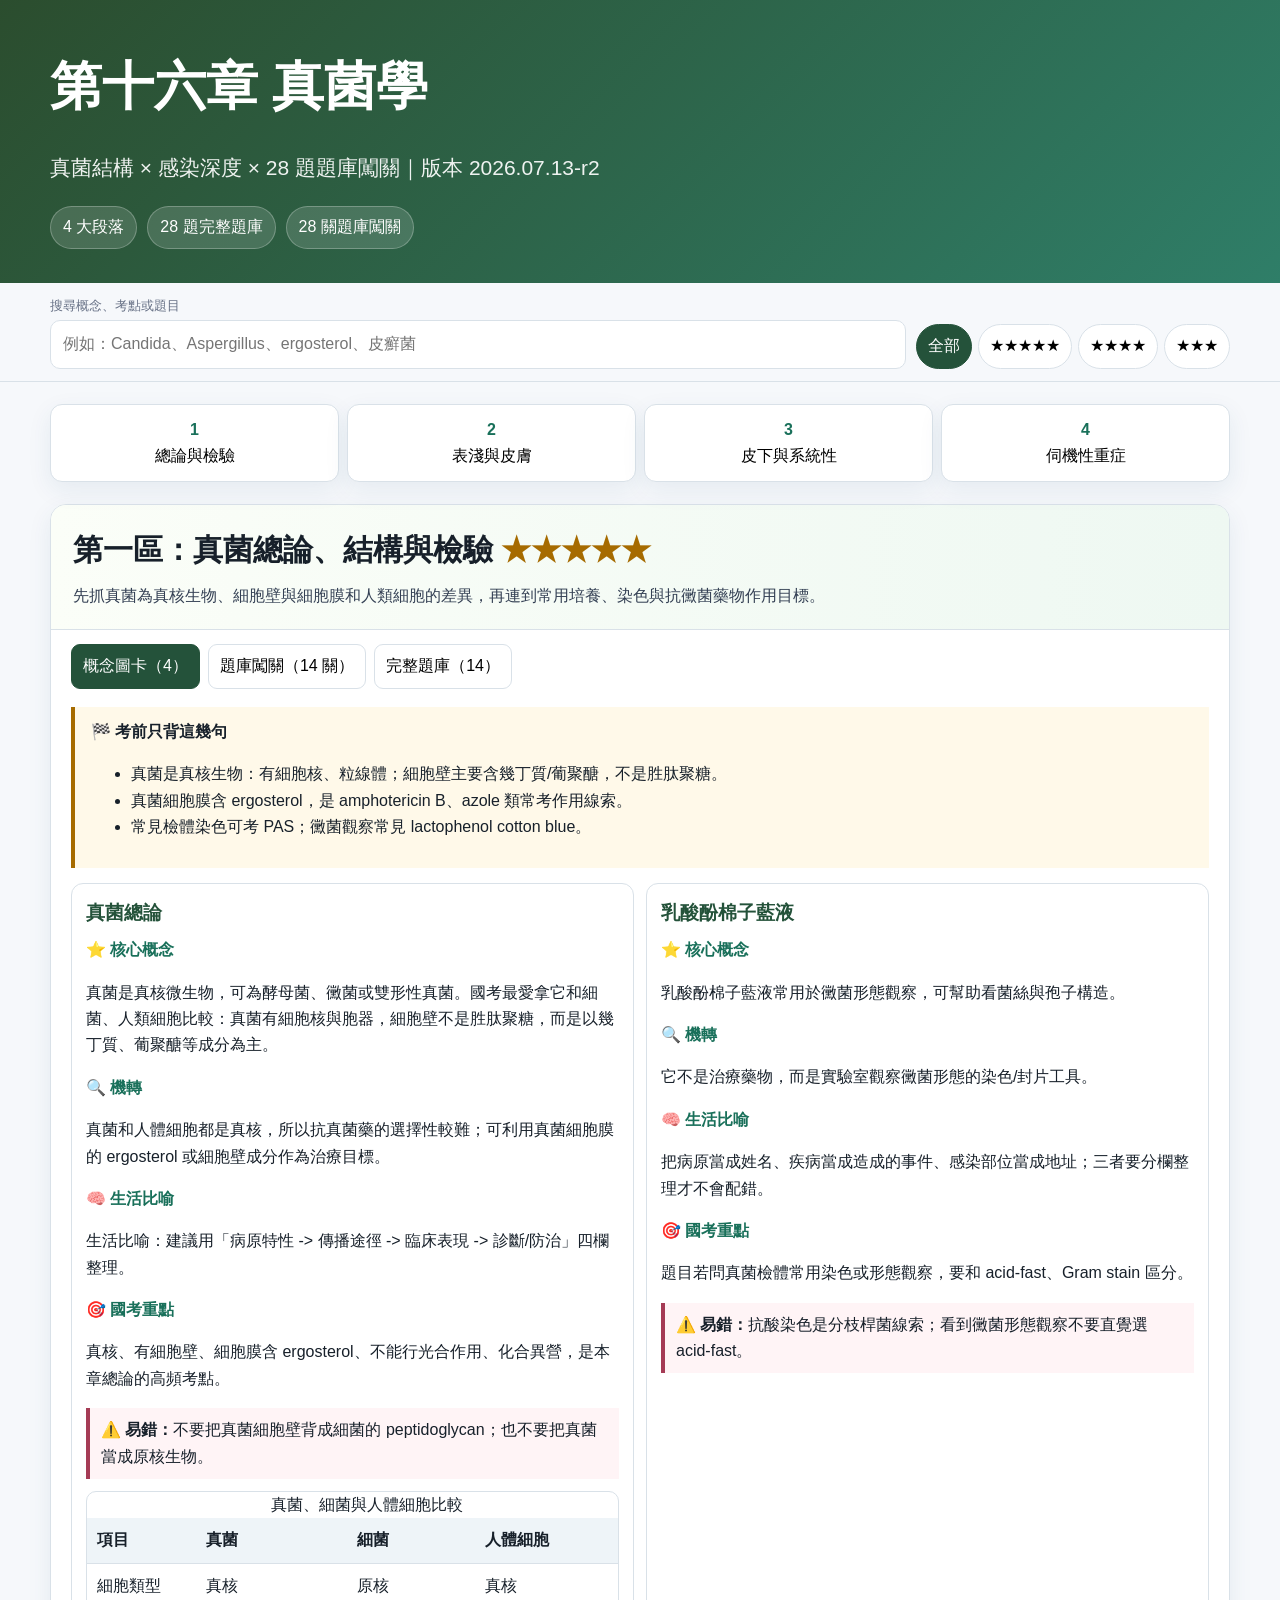
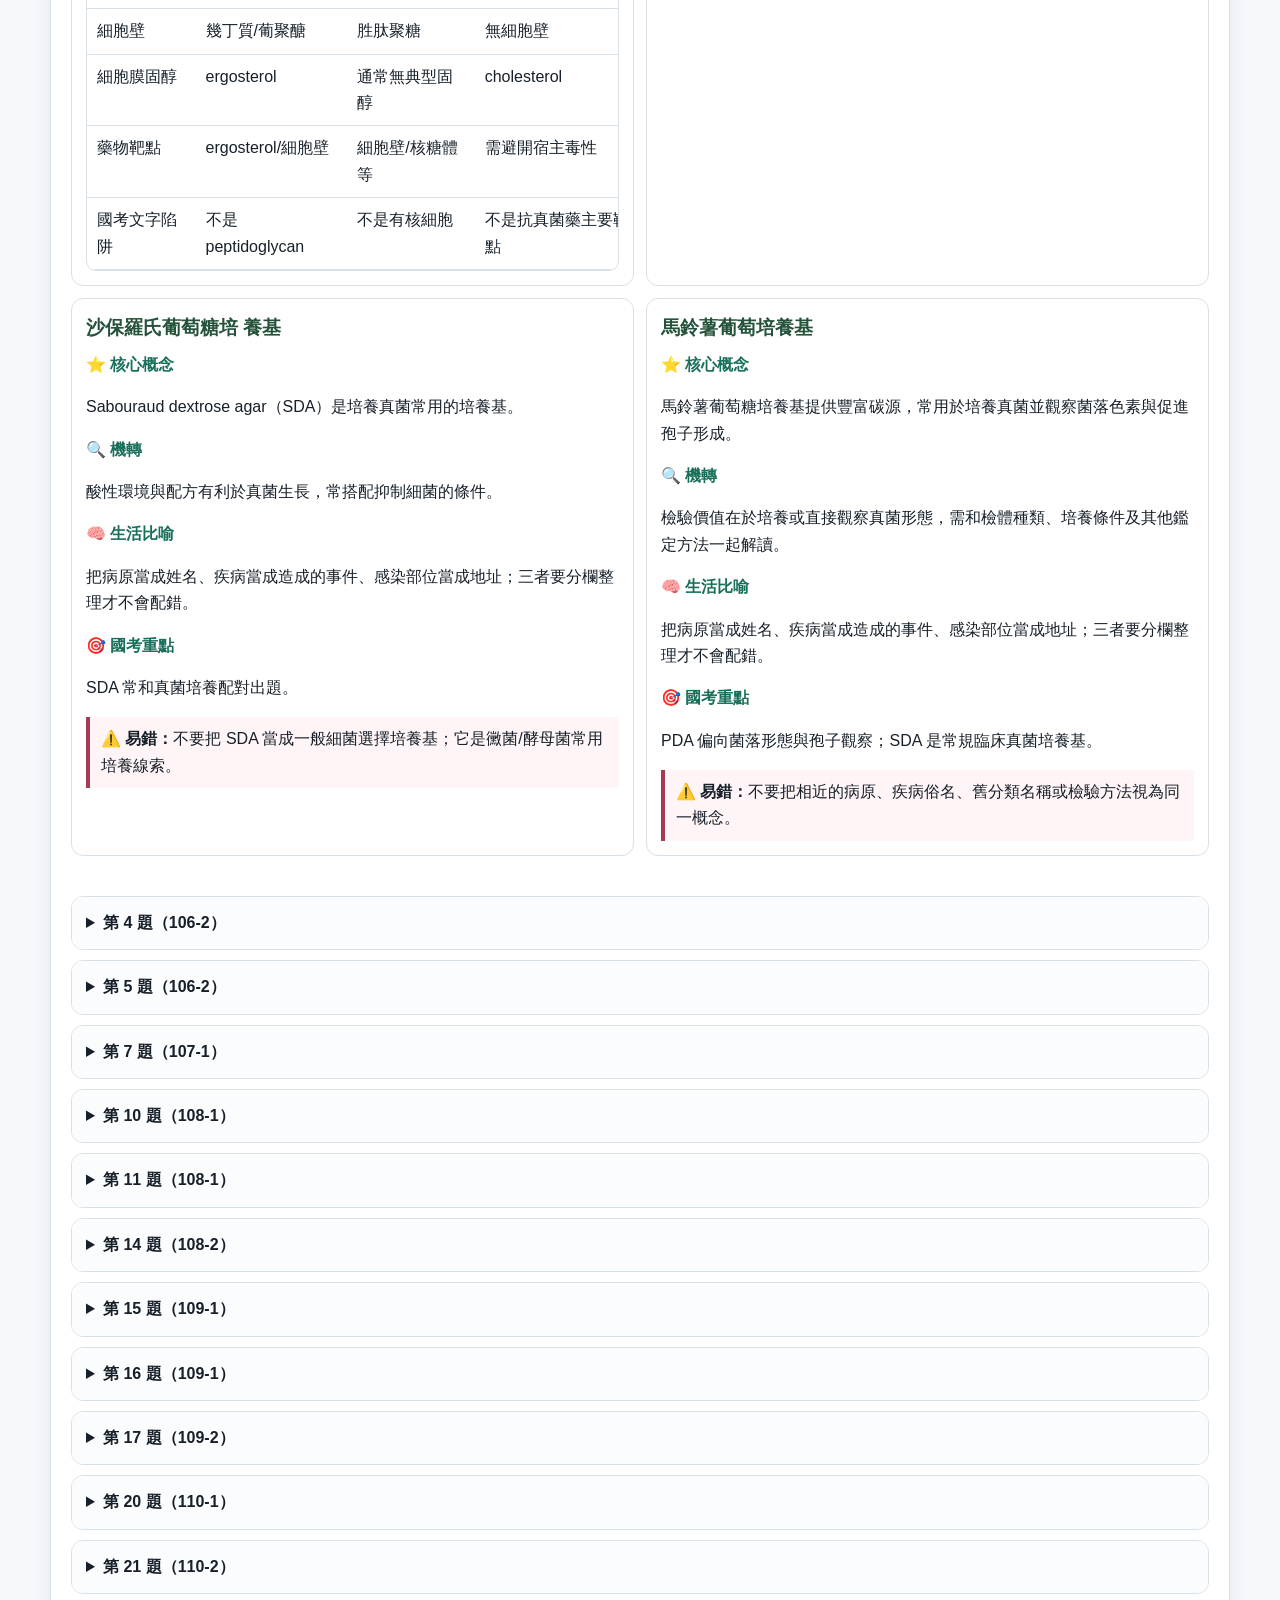
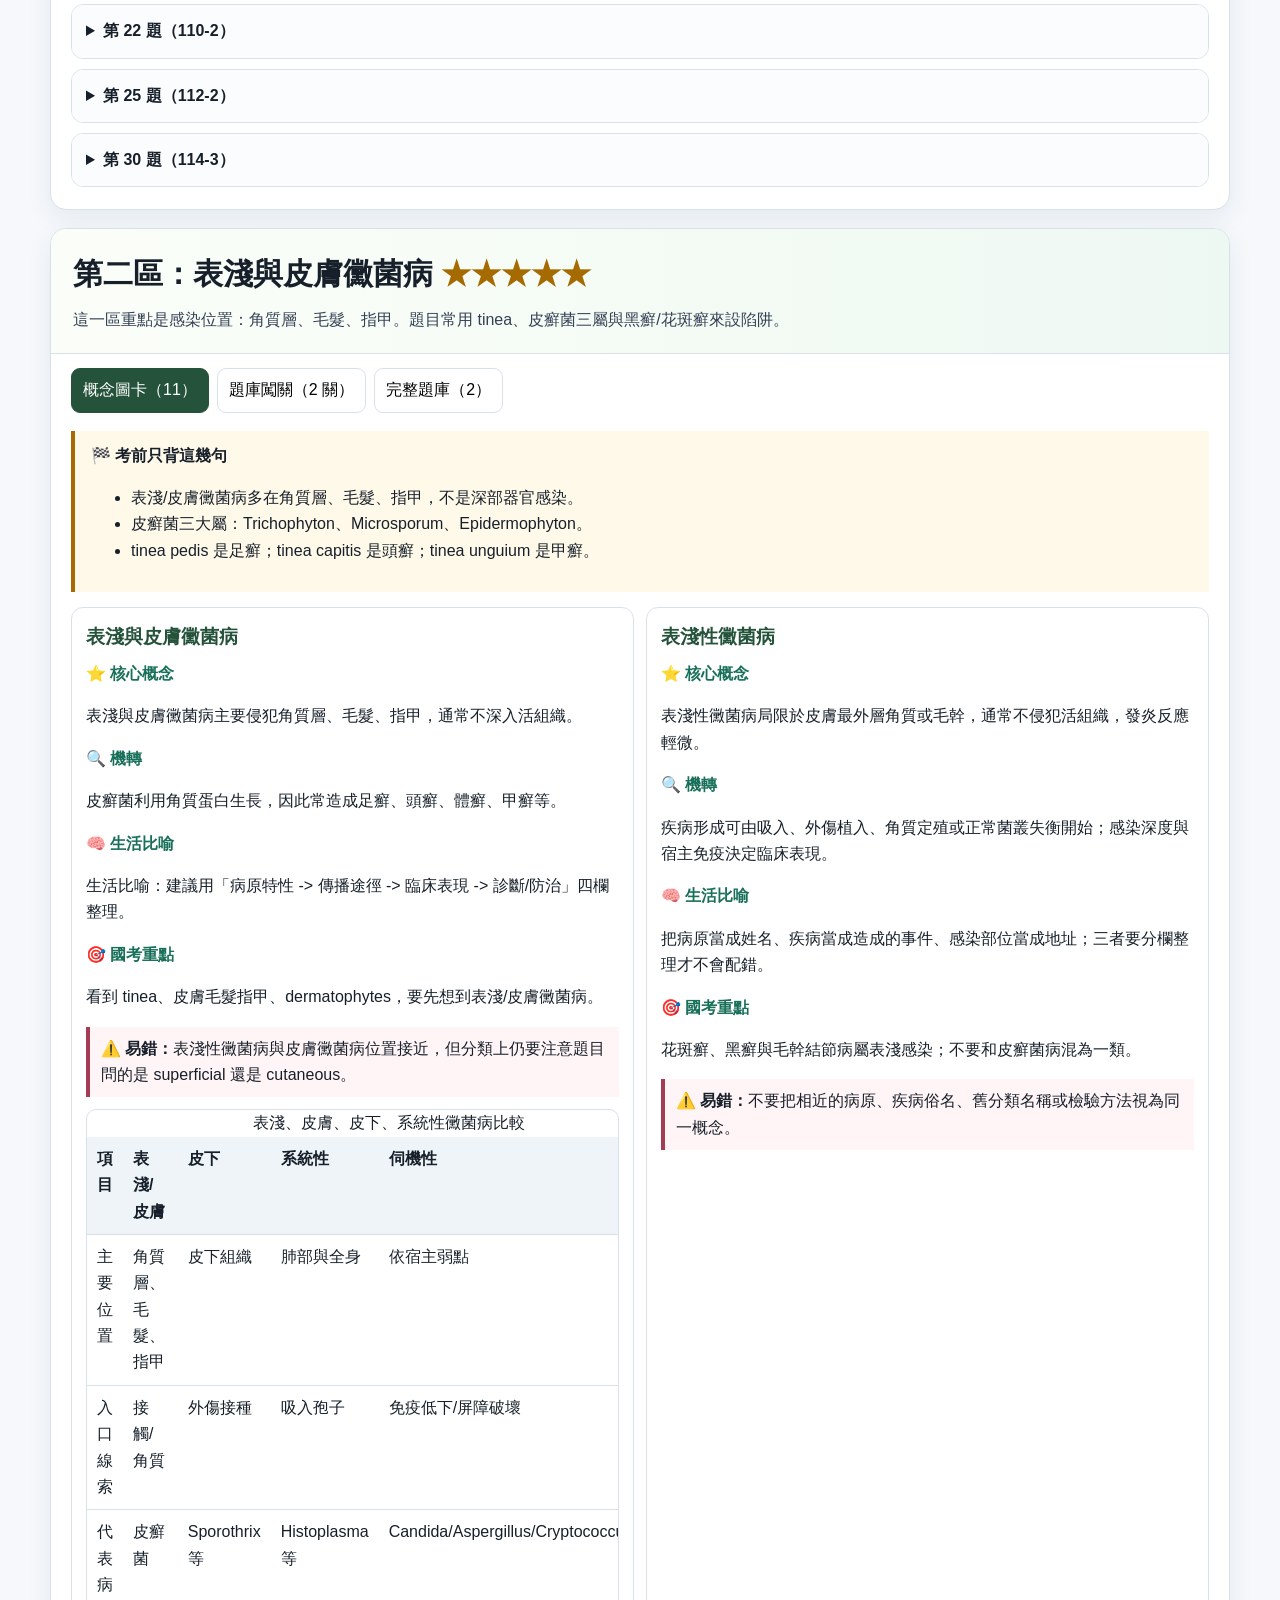
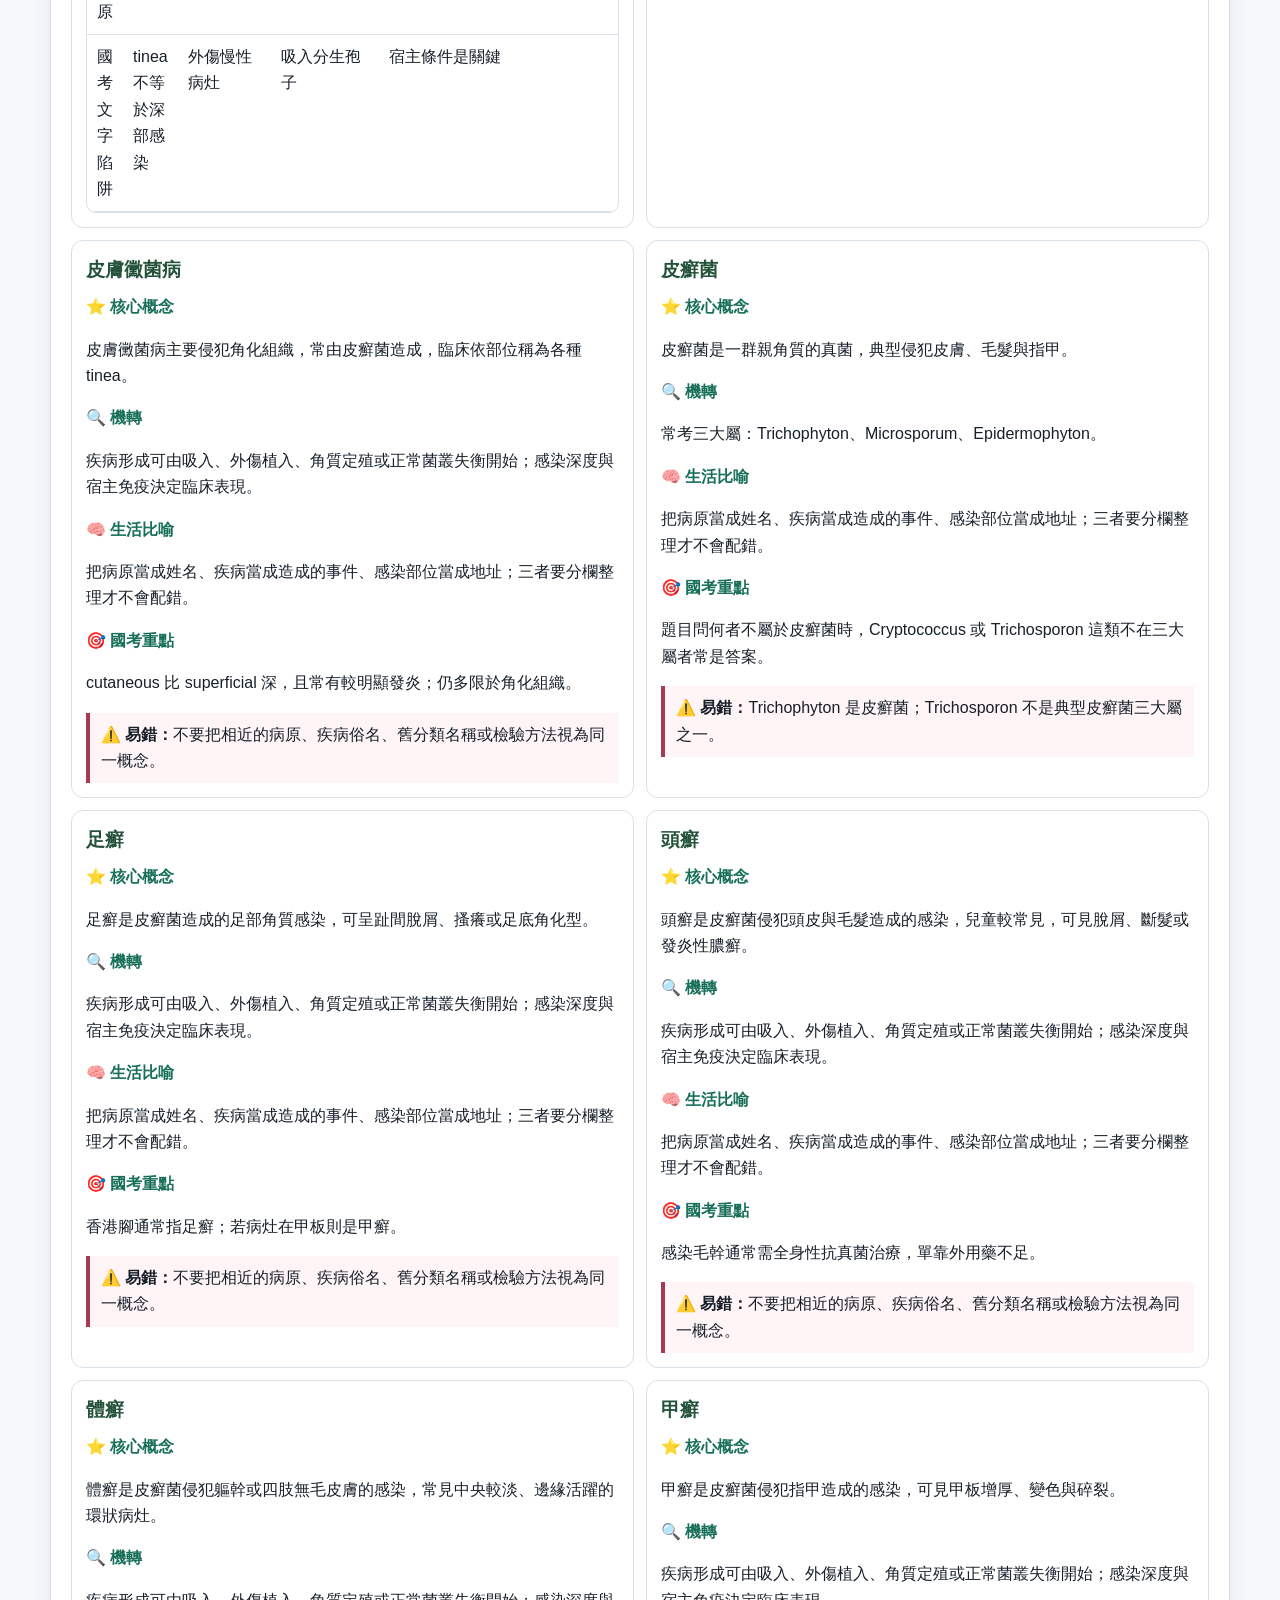
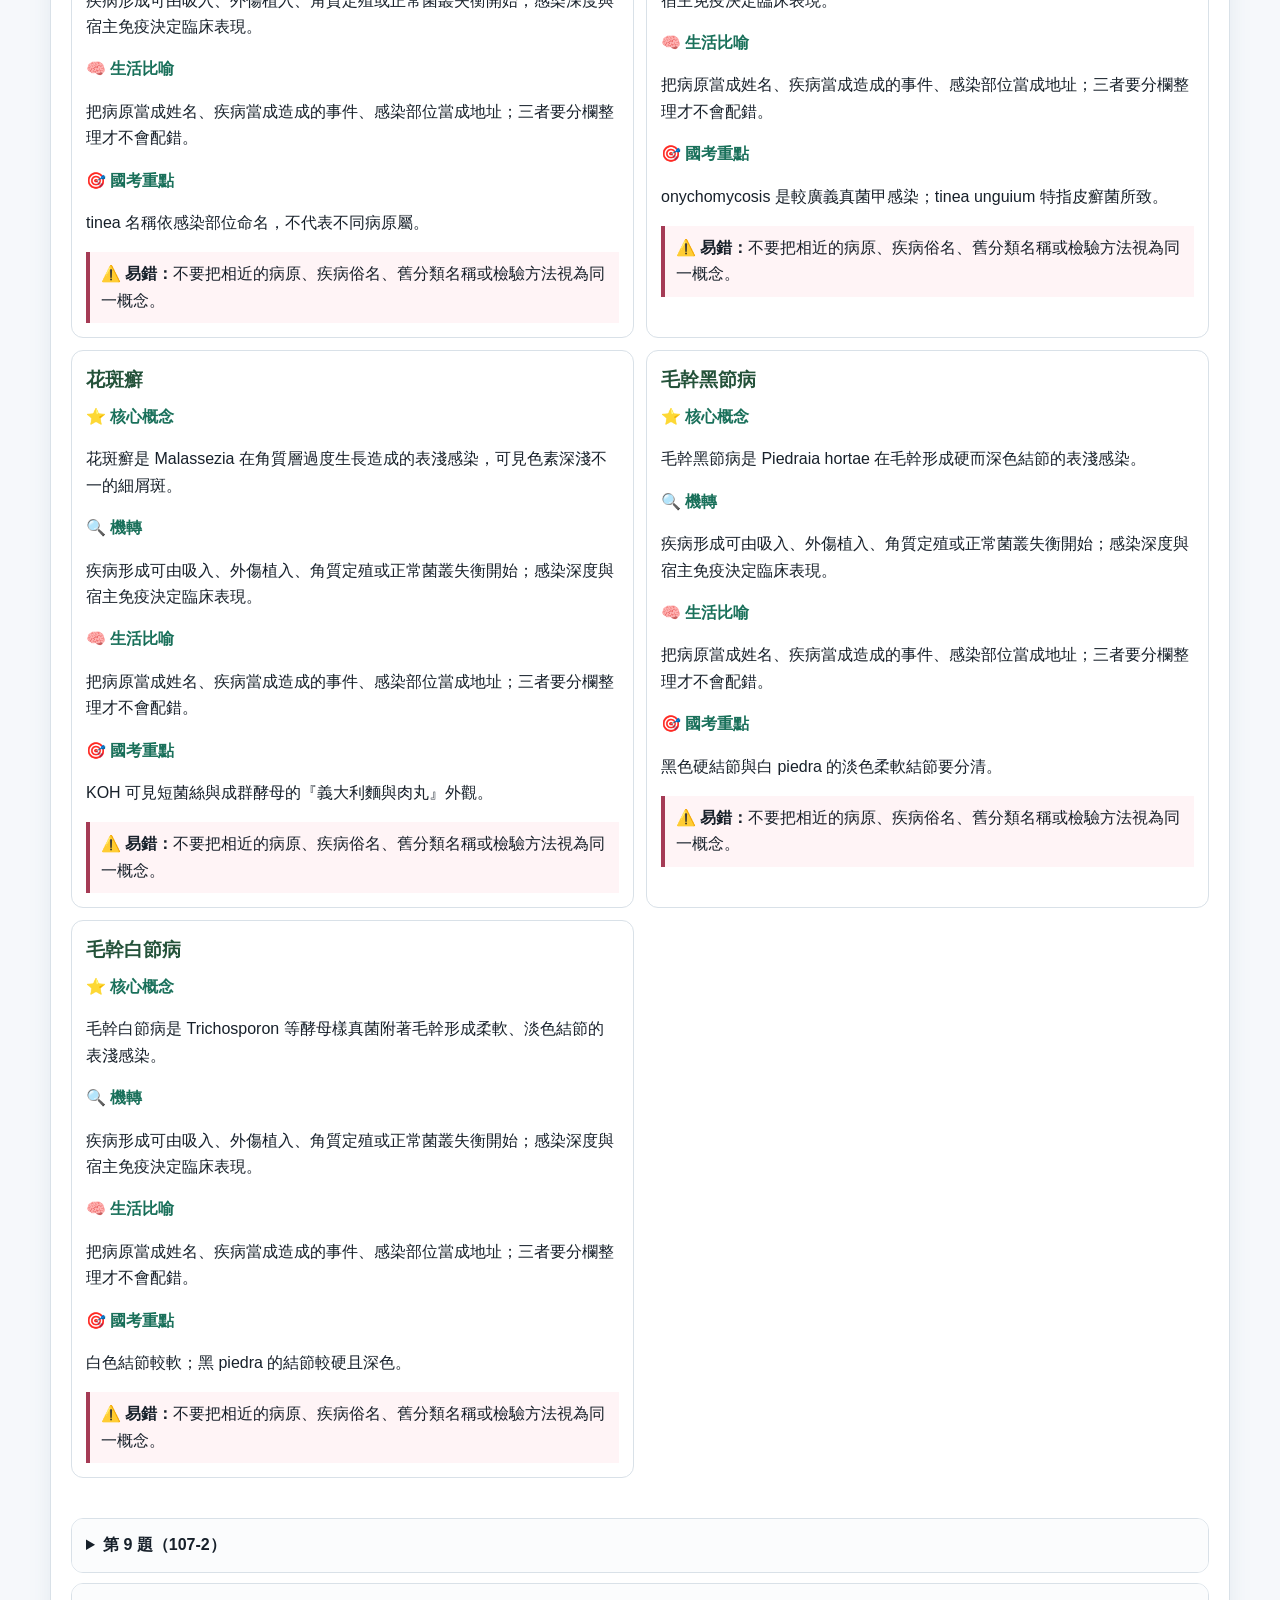
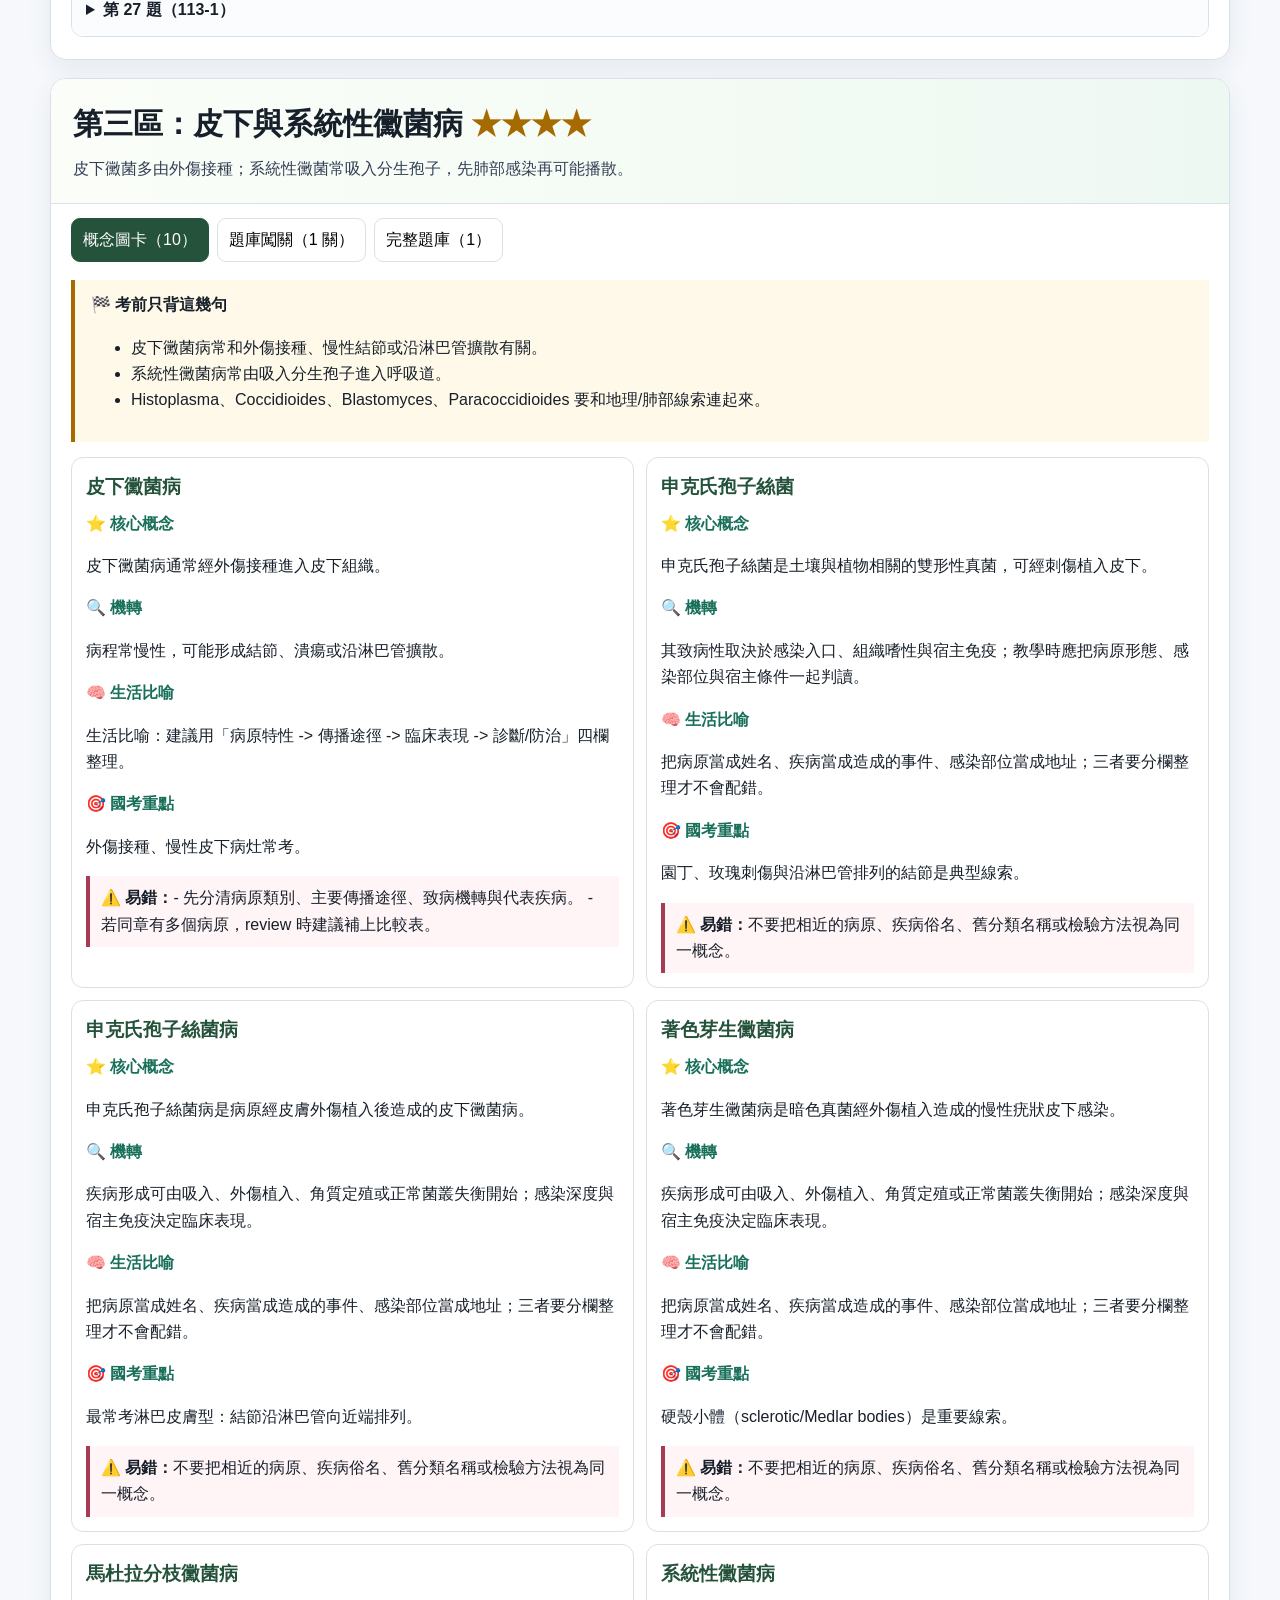
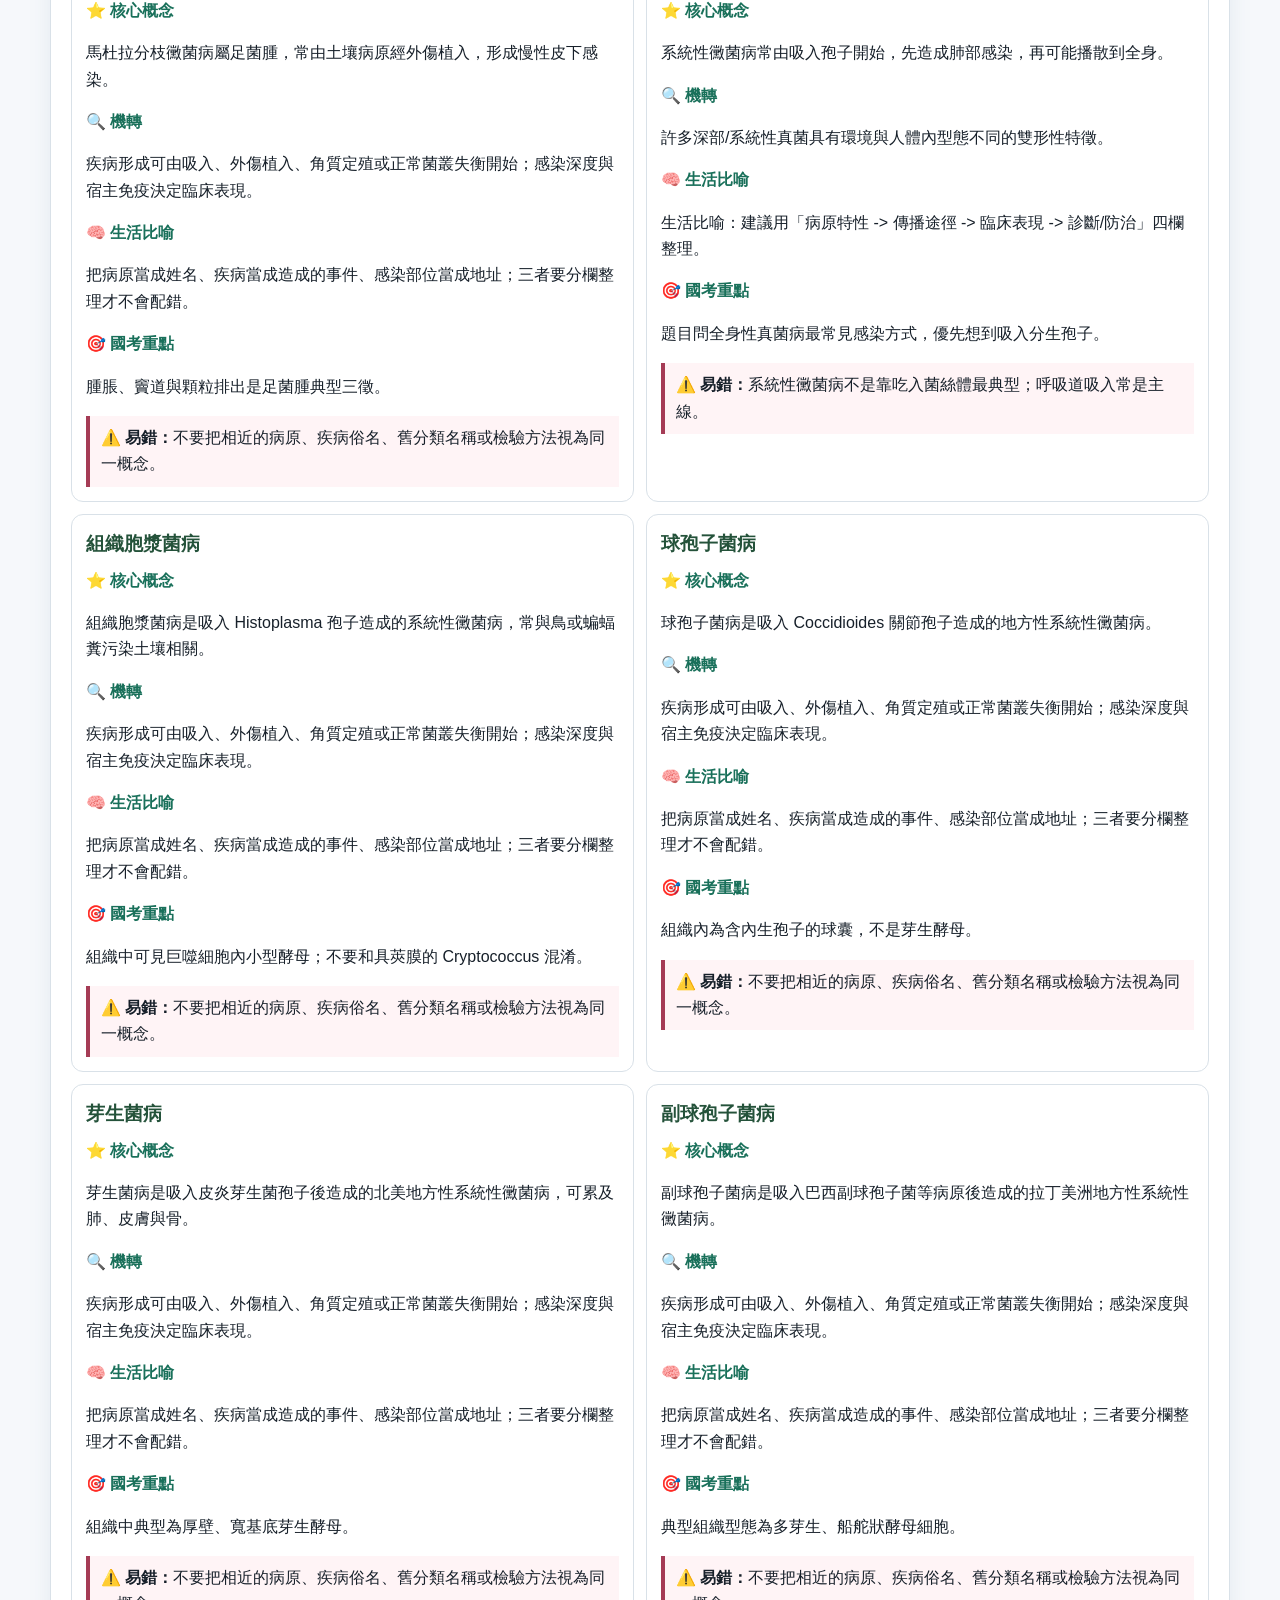
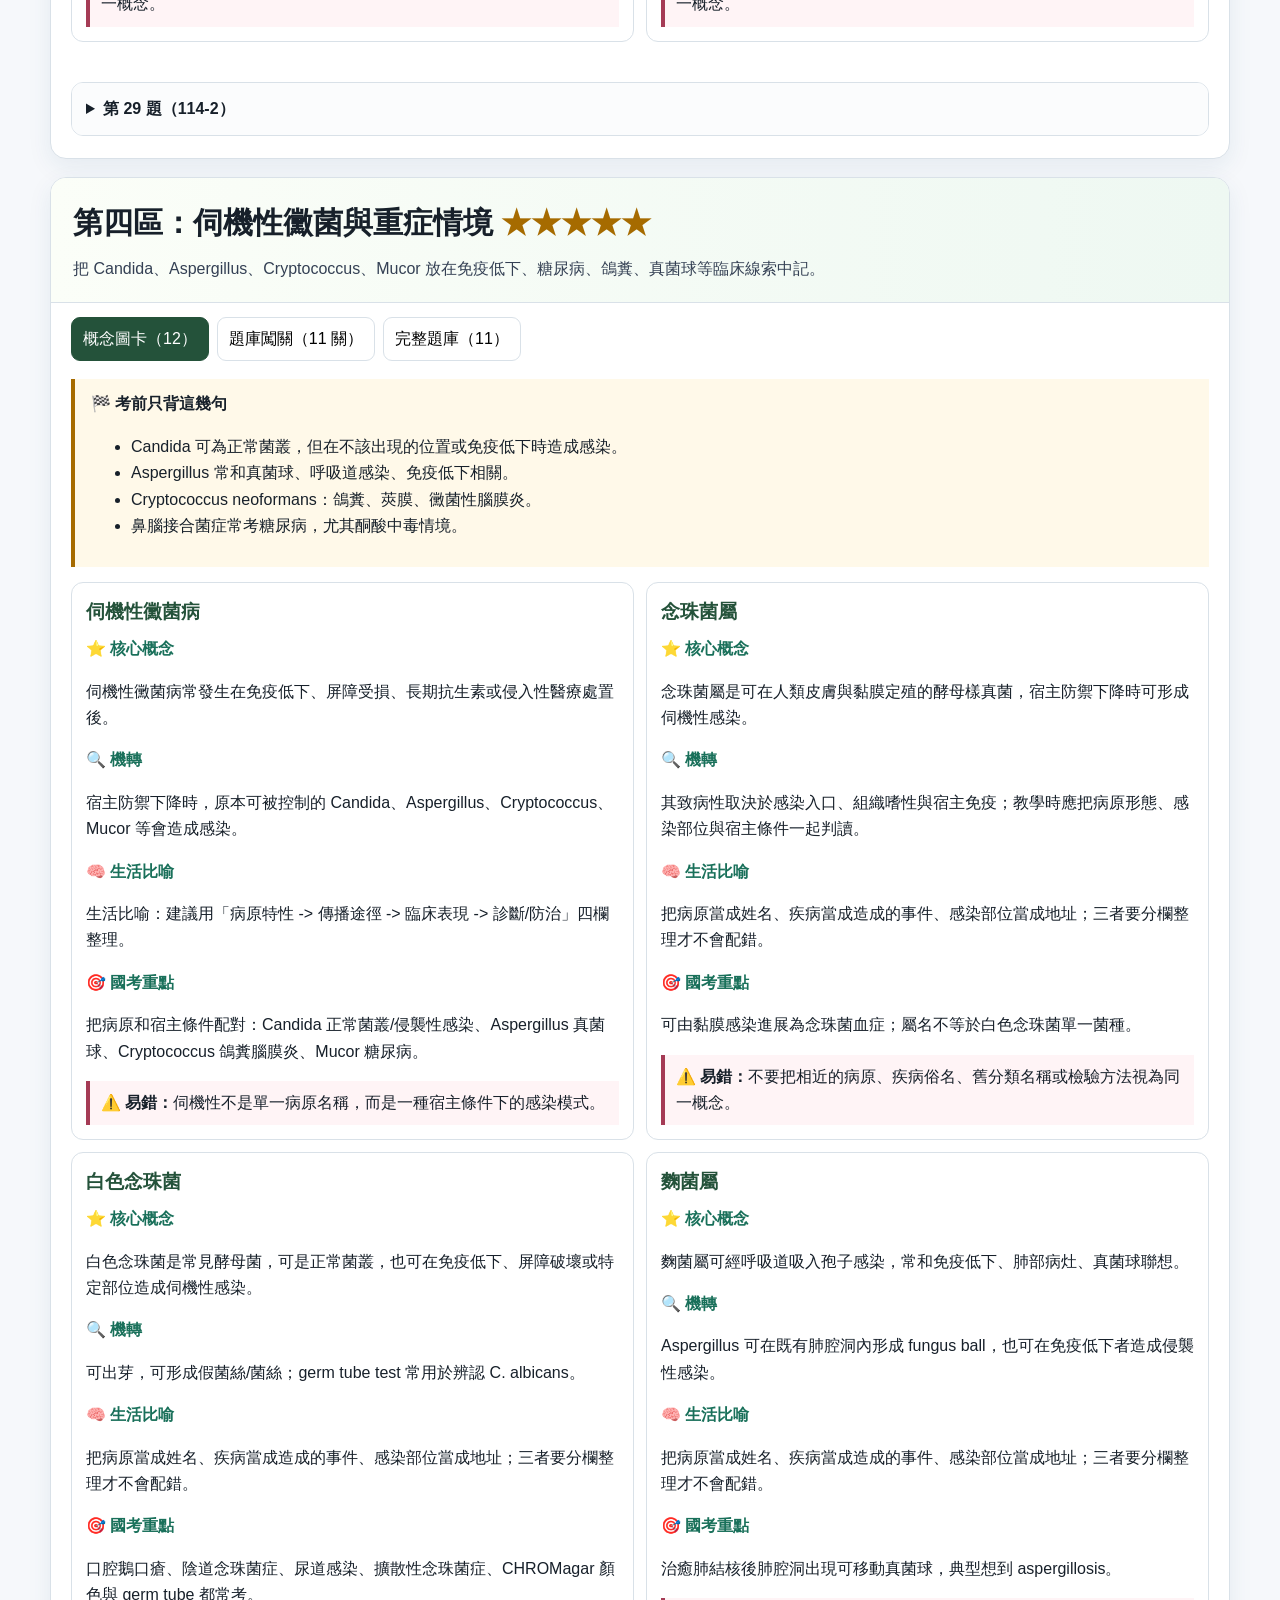
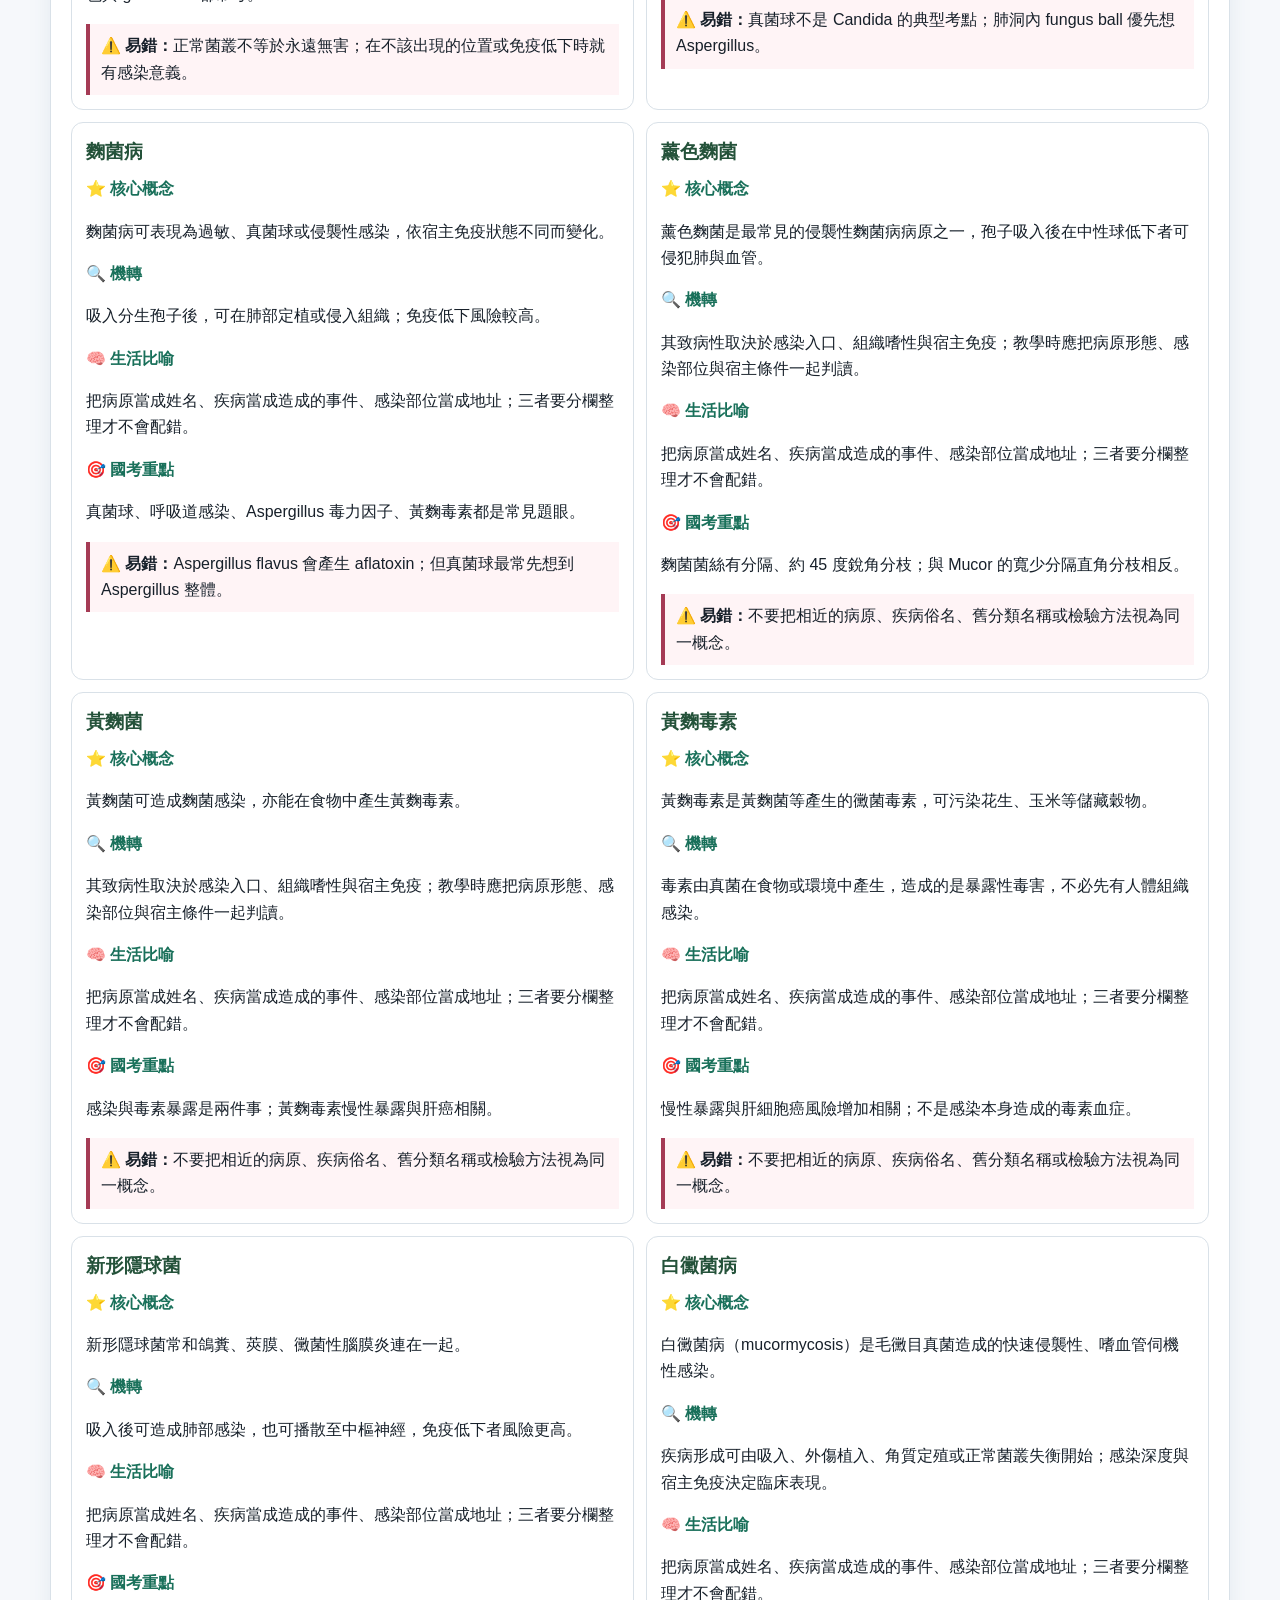
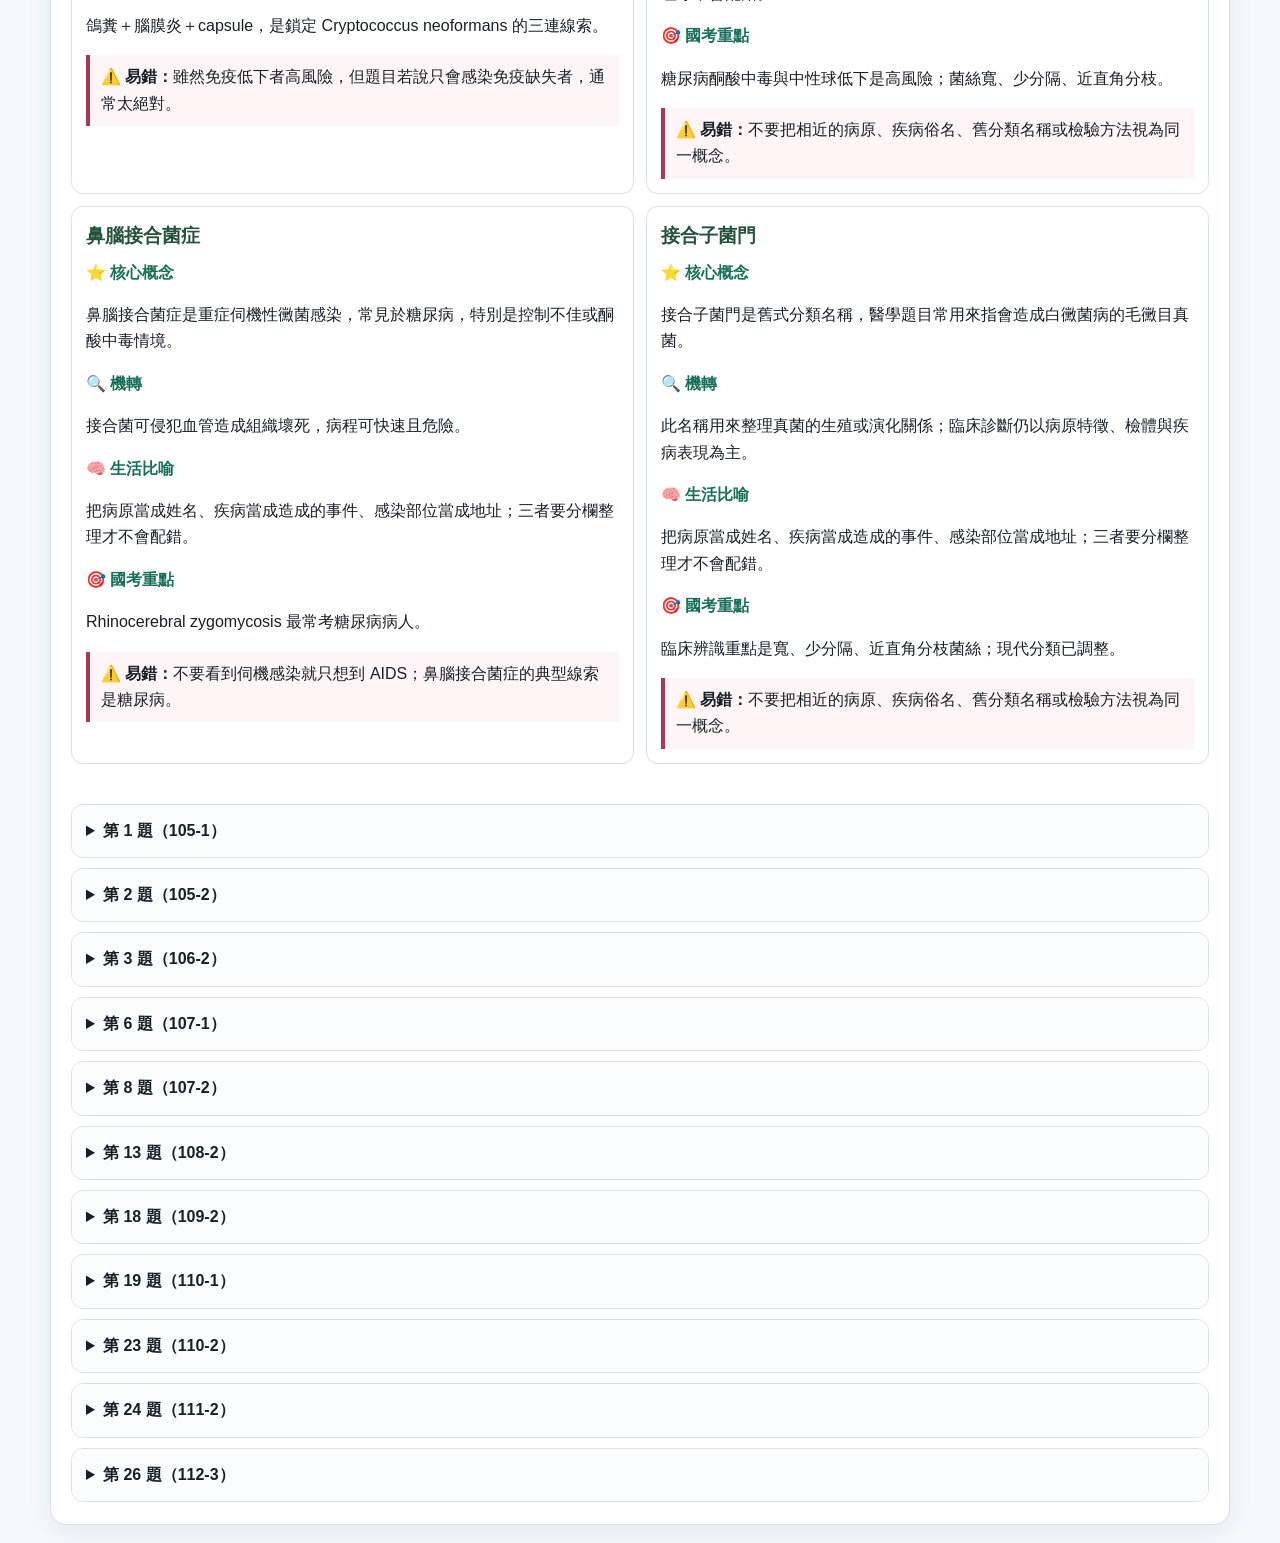
<file: CHP16_mycology_infographic.html>
<!doctype html>
<html lang="zh-Hant">
<head>
<meta charset="utf-8">
<meta name="viewport" content="width=device-width,initial-scale=1">
<title>第十六章 真菌學互動資訊圖卡</title>
<script async src="https://www.googletagmanager.com/gtag/js?id=G-8ZCYTD907Z"></script>
<script>
window.dataLayer=window.dataLayer||[];
function gtag(){dataLayer.push(arguments)}
gtag('js',new Date());
gtag('config','G-8ZCYTD907Z',{'anonymize_ip':true});
</script>
<style>
:root{--ink:#17202a;--muted:#667085;--line:#d9e1e8;--bg:#f6f8fb;--panel:#fff;--navy:#24523a;--blue:#2f76b5;--mint:#e9f7f2;--green:#19705a;--gold:#a66b00;--rose:#a53b55;--shadow:0 8px 24px rgba(24,74,117,.08)}
*{box-sizing:border-box}html{scroll-behavior:smooth}body{margin:0;background:var(--bg);color:var(--ink);font-family:-apple-system,BlinkMacSystemFont,"Segoe UI","Noto Sans TC",Arial,sans-serif;line-height:1.65}button,input{font:inherit}.wrap{width:min(1180px,calc(100% - 32px));margin:auto}header{background:linear-gradient(135deg,#2b4d2e,#2f7e68);color:#fff;padding:44px 0 34px}h1{font-size:clamp(31px,5vw,52px);margin:0}.subtitle{font-size:clamp(16px,2.2vw,21px);opacity:.92}.metrics{display:flex;gap:10px;flex-wrap:wrap;margin-top:18px}.metric{background:rgba(255,255,255,.14);border:1px solid rgba(255,255,255,.25);border-radius:999px;padding:7px 12px}.toolbar{position:sticky;top:0;z-index:20;background:rgba(246,248,251,.94);backdrop-filter:blur(10px);border-bottom:1px solid var(--line)}.tools{display:flex;gap:10px;align-items:end;flex-wrap:wrap;padding:12px 0}.searchbox{flex:1;min-width:260px}.searchbox label{display:block;font-size:13px;color:var(--muted);margin-bottom:4px}.search{width:100%;border:1px solid var(--line);border-radius:10px;padding:10px 12px;background:#fff}.filters{display:flex;gap:6px;flex-wrap:wrap}.filters button,.route button,.tab,.option{border:1px solid var(--line);background:#fff;cursor:pointer}.filters button{border-radius:999px;padding:8px 11px}.filters button.active,.tab.active{background:var(--navy);border-color:var(--navy);color:#fff}.route{display:grid;grid-template-columns:repeat(4,1fr);gap:8px;margin:22px 0}.route button{border-radius:12px;padding:12px 8px;box-shadow:var(--shadow)}.route b{display:block;color:var(--green)}.section{background:var(--panel);border:1px solid var(--line);border-radius:16px;margin:18px 0;box-shadow:var(--shadow);scroll-margin-top:88px;overflow:hidden}.section-head{padding:20px 22px;background:linear-gradient(90deg,#fbfef8,#eef8f2);border-bottom:1px solid var(--line)}.section-head h2{margin:0;font-size:clamp(22px,3vw,30px)}.stars{color:var(--gold);white-space:nowrap}.intro{color:#344054;margin:8px 0 0}.tabs{display:flex;gap:8px;padding:14px 20px 0;flex-wrap:wrap}.tab{border-radius:9px;padding:8px 11px}.panel{padding:18px 20px 22px}.concept-grid{display:grid;grid-template-columns:repeat(2,minmax(0,1fr));gap:12px}.concept{border:1px solid var(--line);border-radius:12px;padding:14px;background:#fff;min-width:0}.concept h3{margin:0 0 8px;color:var(--navy)}.label{font-weight:800;color:var(--green);margin-top:8px}.trap{border-left:4px solid var(--rose);background:#fff4f6;padding:9px 11px;margin-top:10px}.cram{border-left:4px solid var(--gold);background:#fff9e9;padding:12px 16px;margin-bottom:15px}.table-wrap{overflow:auto;border:1px solid var(--line);border-radius:10px;margin-top:12px;max-width:100%}table{border-collapse:collapse;width:100%;min-width:560px}th,td{border-bottom:1px solid var(--line);padding:9px 10px;text-align:left;vertical-align:top}th{background:#eef4f8}.questions{display:grid;gap:10px}.q{border:1px solid var(--line);border-radius:12px;overflow:hidden}.q summary{cursor:pointer;padding:13px 14px;font-weight:800;background:#fbfcfd}.qbody{padding:14px}.options{display:grid;gap:8px;margin:12px 0}.option{border-radius:9px;padding:10px;text-align:left}.option.selected{border-color:var(--blue);box-shadow:0 0 0 2px rgba(47,118,181,.13)}.option.correct{background:#ebf8f1;border-color:var(--green)}.option.wrong{background:#fff0f2;border-color:var(--rose)}.submit,.reveal,.reset,.next,.retry{border:0;background:var(--navy);color:#fff;border-radius:9px;padding:9px 12px;cursor:pointer}.submit:disabled,.reveal:disabled{opacity:.45;cursor:not-allowed}.feedback{display:none;margin:10px 0;padding:9px 11px;background:#eef6fb;border-radius:8px}.feedback.show{display:block}.guide,.answer{display:none;margin-top:12px}.revealed .guide,.revealed .answer{display:block}.hint{background:var(--mint);border-left:4px solid var(--green);padding:10px;margin:8px 0}.answer{border-top:1px solid var(--line);padding-top:12px}.game-card{border:1px solid var(--line);border-radius:16px;background:linear-gradient(180deg,#fff,#f8fbfe);padding:16px;min-width:0}.game-top{display:flex;justify-content:space-between;gap:12px;flex-wrap:wrap;align-items:center}.progress{height:12px;background:#e8eef4;border-radius:999px;overflow:hidden;min-width:180px;flex:1}.bar{height:100%;width:0;background:linear-gradient(90deg,#19705a,#2f76b5)}.badges{display:flex;gap:6px;flex-wrap:wrap;margin:12px 0}.badge{border:1px solid var(--line);background:#fff;border-radius:999px;padding:6px 10px}.badge.done{background:#e9f7f2;border-color:#8cc7b4}.badge.current{box-shadow:0 0 0 2px rgba(47,118,181,.18);border-color:var(--blue)}.win{display:none;margin-top:14px;padding:14px;border-radius:12px;background:#fff9e9;border:1px solid #f0d38b}.empty{padding:24px;text-align:center;color:var(--muted)}footer{color:var(--muted);padding:28px 0 44px;text-align:center}
@media(max-width:800px){.route{grid-template-columns:repeat(2,1fr)}.concept-grid{grid-template-columns:1fr}.wrap{width:min(100% - 20px,1180px)}.panel{padding:14px}.section-head{padding:16px}.tools{align-items:stretch}.filters{width:100%}table{min-width:520px}}
@media(prefers-reduced-motion:reduce){html{scroll-behavior:auto}}
</style>
</head>
<body>
<header><div class="wrap"><h1 id="title"></h1><p class="subtitle" id="subtitle"></p><div class="metrics" id="metrics"></div></div></header>
<div class="toolbar"><div class="wrap tools"><div class="searchbox"><label for="search">搜尋概念、考點或題目</label><input class="search" id="search" type="search" placeholder="例如：Candida、Aspergillus、ergosterol、皮癬菌"></div><div class="filters" aria-label="星等篩選"><button class="active" data-star="0">全部</button><button data-star="5">★★★★★</button><button data-star="4">★★★★</button><button data-star="3">★★★</button></div></div></div>
<main class="wrap"><nav class="route" id="route" aria-label="學習路線"></nav><div id="sections"></div></main>
<script id="data" type="application/json">{"title": "第十六章 真菌學", "subtitle": "真菌結構 × 感染深度 × 28 題題庫闖關｜版本 2026.07.13-r2", "version": "2026.07.13-r2", "route": ["總論與檢驗", "表淺與皮膚", "皮下與系統性", "伺機性重症"], "sections": [{"title": "第一區：真菌總論、結構與檢驗", "stars": "★★★★★", "intro": "先抓真菌為真核生物、細胞壁與細胞膜和人類細胞的差異，再連到常用培養、染色與抗黴菌藥物作用目標。", "cram": ["真菌是真核生物：有細胞核、粒線體；細胞壁主要含幾丁質/葡聚醣，不是胜肽聚糖。", "真菌細胞膜含 ergosterol，是 amphotericin B、azole 類常考作用線索。", "常見檢體染色可考 PAS；黴菌觀察常見 lactophenol cotton blue。"], "concepts": [{"title": "真菌總論", "plain": "真菌是真核微生物，可為酵母菌、黴菌或雙形性真菌。國考最愛拿它和細菌、人類細胞比較：真菌有細胞核與胞器，細胞壁不是胜肽聚糖，而是以幾丁質、葡聚醣等成分為主。", "analogy": "生活比喻：建議用「病原特性 -> 傳播途徑 -> 臨床表現 -> 診斷/防治」四欄整理。", "mechanism": "真菌和人體細胞都是真核，所以抗真菌藥的選擇性較難；可利用真菌細胞膜的 ergosterol 或細胞壁成分作為治療目標。", "focus": "真核、有細胞壁、細胞膜含 ergosterol、不能行光合作用、化合異營，是本章總論的高頻考點。", "confusion": "不要把真菌細胞壁背成細菌的 peptidoglycan；也不要把真菌當成原核生物。", "table": {"title": "真菌、細菌與人體細胞比較", "headers": ["項目", "真菌", "細菌", "人體細胞"], "rows": [["細胞類型", "真核", "原核", "真核"], ["細胞壁", "幾丁質/葡聚醣", "胜肽聚糖", "無細胞壁"], ["細胞膜固醇", "ergosterol", "通常無典型固醇", "cholesterol"], ["藥物靶點", "ergosterol/細胞壁", "細胞壁/核糖體等", "需避開宿主毒性"], ["國考文字陷阱", "不是 peptidoglycan", "不是有核細胞", "不是抗真菌藥主要靶點"]]}}, {"title": "乳酸酚棉子藍液", "plain": "乳酸酚棉子藍液常用於黴菌形態觀察，可幫助看菌絲與孢子構造。", "analogy": "把病原當成姓名、疾病當成造成的事件、感染部位當成地址；三者要分欄整理才不會配錯。", "mechanism": "它不是治療藥物，而是實驗室觀察黴菌形態的染色/封片工具。", "focus": "題目若問真菌檢體常用染色或形態觀察，要和 acid-fast、Gram stain 區分。", "confusion": "抗酸染色是分枝桿菌線索；看到黴菌形態觀察不要直覺選 acid-fast。"}, {"title": "沙保羅氏葡萄糖培 養基", "plain": "Sabouraud dextrose agar（SDA）是培養真菌常用的培養基。", "analogy": "把病原當成姓名、疾病當成造成的事件、感染部位當成地址；三者要分欄整理才不會配錯。", "mechanism": "酸性環境與配方有利於真菌生長，常搭配抑制細菌的條件。", "focus": "SDA 常和真菌培養配對出題。", "confusion": "不要把 SDA 當成一般細菌選擇培養基；它是黴菌/酵母菌常用培養線索。"}, {"title": "馬鈴薯葡萄培養基", "plain": "馬鈴薯葡萄糖培養基提供豐富碳源，常用於培養真菌並觀察菌落色素與促進孢子形成。", "analogy": "把病原當成姓名、疾病當成造成的事件、感染部位當成地址；三者要分欄整理才不會配錯。", "mechanism": "檢驗價值在於培養或直接觀察真菌形態，需和檢體種類、培養條件及其他鑑定方法一起解讀。", "focus": "PDA 偏向菌落形態與孢子觀察；SDA 是常規臨床真菌培養基。", "confusion": "不要把相近的病原、疾病俗名、舊分類名稱或檢驗方法視為同一概念。"}], "gameQuestions": [{"no": 4, "source": "106-2", "cognitive": "記憶/辨識", "difficulty": "中", "stem": "Amphotericin B 破壞真菌細胞的主要標的是下列那一項？", "options": {"A": "細胞壁", "B": "細胞膜", "C": "核酸", "D": "粒線體"}, "answer": "B", "ask": "當我們把大名鼎鼎的抗真菌神藥 Amphotericin B 投放到戰場時，它最主要會鎖定並摧毀真菌的哪一個防線構造？", "compare": "真菌最外層堅硬的細胞壁，與內部富含麥角固醇的細胞膜，哪一個才是這類多烯類（polyene）抗真菌藥物展現「打洞神技」的舞台？", "lock": "既然我們知道該藥物是透過與麥角固醇結合來造成細胞通透性改變與內容物外漏，這項關鍵機制直接指向了哪一個生理構造？", "explain": "同學們！想像一下，Amphotericin B（兩性黴素B）就像是真菌界的「穿甲彈」！真菌的細胞膜上有一種我們人類沒有的特殊成分叫做「麥角固醇 (ergosterol)」。Amphotericin B 一看到它，就會像磁鐵一樣黏上去，然後在真菌的細胞膜上瘋狂「開洞」！當細胞膜被戳得千瘡百孔，裡面的鉀離子和重要營養成分就會像洩洪一樣漏光光，真菌就這樣活活脫水而死啦！所以，它的主要攻擊標的就是「細胞膜（選項B）」。至於（選項A）細胞壁，那是 Caspofungin 那些藥物的防區；（選項C）核酸則是 Flucytosine 的地盤，別認錯對手囉！", "what": "考抗真菌藥物 Amphotericin B 的作用機轉與攻擊靶點。", "trap": "千萬別因為真菌「有細胞壁」就反射性選 A！雖然細胞壁是真菌的特色結構，但 Amphotericin B 非常挑食，它只對細胞膜上的「麥角固醇 (ergosterol)」情有獨鍾，看到它才會有反應並進行打洞！", "level": 1}, {"no": 5, "source": "106-2", "cognitive": "記憶/辨識", "difficulty": "易", "stem": "下列何者為真菌性檢體標本常用的染色法？", "options": {"A": "periodic acid-Schiff 染色", "B": "acid-fast 染色", "C": "Gram's 染色", "D": "Hematoxylin and eosin 染色"}, "answer": "A", "ask": "真菌在顯微鏡下想要大方現形，我們需要利用哪種最經典、最常被用來針對牠特殊細胞壁結構的染色技術？", "compare": "細菌常用的革蘭氏染色，與專門揪出結核菌的抗酸性染色，哪一個能比得上專攻多醣體化學反應的 PAS 染色更能讓真菌的細胞壁無所遁形？", "lock": "既然真菌的細胞壁塞滿了大量的幾丁質與多醣類，哪一種染色法能利用過碘酸把這些醣類氧化、並用 Schiff 試劑染出最閃耀的洋紅色？", "explain": "同學們，想像一下真菌（黴菌）平常是多麼低調地藏在我們身邊！但牠們有一個致命的特徵，那就是擁有厚實的「細胞壁」，而這個細胞壁裡塞滿了各種「多醣體」（像是幾丁質、葡聚醣等）。在實驗室裡，想要讓這些真菌現形，最愛用的武器就是 periodic acid-Schiff 染色（簡稱 PAS 染色）！PAS 染色原理超簡單，就是用過碘酸把真菌細胞壁上的醣類氧化，再用 Schiff 試劑跟牠們手牽手，把真菌染成非常騷包、超級顯眼的亮紅色或洋紅色，簡直像在走紅毯一樣！\n\n那其他選項呢？選項 B 的 acid-fast 染色（抗酸性染色）是專門用來對付結核分枝桿菌這種「蠟質外衣」的，跟真菌不搭嘎；選項 C 的 Gram's 染色是細菌界的老大，雖然真菌偶爾會順便被染成紫色，但這絕對不是牠的專屬舞台；選項 D 的 H&E 染色是病理科看組織結構的萬用底色，但要專門看清真菌的細節，PAS 還是厲害得多喔！", "what": "考驗考生是否知道真菌細胞壁富含多醣體，以及最常用來染出多醣體的特殊染色法（PAS 染色）。", "trap": "很多同學會因為在實驗室看過真菌被革蘭氏染色（Gram's stain）染成紫色，就誤選了 C。請記住，真菌會變紫色只是因為牠皮太厚，並不是真菌「專用」的鑑定染色！要認準真菌細胞壁的多醣體，PAS 才是正牌女友！", "level": 2}, {"no": 7, "source": "107-1", "cognitive": "記憶/辨識", "difficulty": "易", "stem": "有關細菌與黴菌之比較，下列何者錯誤？", "options": {"A": "細菌為原核細胞，黴菌為真核細胞", "B": "細菌皆單一細胞，黴菌皆多細胞", "C": "細菌為無性生殖，黴菌可有性生殖", "D": "細菌細胞壁含肽聚醣，黴菌細胞壁含葡聚醣和幾丁質"}, "answer": "B", "ask": "當我們把顯微鏡下的細菌與黴菌放在一起對決時，這兩者在細胞的基本架構、生活方式與構造上，有哪一個描述出現了明顯的漏洞？", "compare": "細菌與黴菌的細胞壁成分各是什麼，而黴菌在生殖方式上，是不是比只能分裂生殖的細菌多了更多繁衍後代的選擇？", "lock": "想想看，真菌家族裡那位負責釀酒和做麵包、只有單一細胞的『酵母菌』，是不是直接打破了某個選項宣稱『皆為多細胞』的絕對說法？", "explain": "同學們，這題根本是送分題，但也是超級基本功！我們天天在講細菌和黴菌，它們在演化上的地位可是差了十萬八千里。首先，細菌是個『原核生物』，構造簡單，沒有被核膜包覆的細胞核，而黴菌（真菌的一種）可是高檔的『真核生物』，有精緻的胞器，所以選項A對到不能再對！再看選項D的防護罩（細胞壁），細菌拿的是『肽聚醣』，黴菌戴的是『葡聚醣和幾丁質』盾牌，這也是經典考點，完全正確。生殖方面，選項C提到細菌通常就是簡單粗暴地分裂生殖（無性），但黴菌厲害了，它不僅能無性生殖，環境差時還能來個有性生殖交換基因。那選項B錯在哪裡？黴菌屬於真菌界，難道真菌全都是多細胞嗎？別忘了我們做麵包、釀酒最愛的『酵母菌』，它可是不折不扣的『單細胞』真菌喔！所以一竿子打翻一船人說真菌皆多細胞，就太以偏概全啦！", "what": "原核生物（細菌）與真核生物（真菌/黴菌）在細胞構造與生活史上的本質差異。", "trap": "容易把『真菌』一律等同於肉眼可見的多細胞黴菌或菇菇，而忘了單細胞的酵母菌也是真菌家族的重要成員！", "level": 3}, {"no": 10, "source": "108-1", "cognitive": "記憶/辨識", "difficulty": "易", "stem": "下列有關白色念珠菌（Candida albicans）之敘述何者錯誤？", "options": {"A": "通常是單倍體（haploid）", "B": "萌芽管（germ tubes）測試中，一般會形成萌芽管", "C": "在念珠菌呈色培養基（CHROMagar Candida）通常呈現綠色菌落", "D": "是常見的伺機性致病菌"}, "answer": "A", "ask": "當白色念珠菌不小心在體內作怪時，它有哪些生理特徵與鑑定方法是符合科學事實的，而又是哪一個選項在胡說八道？", "compare": "平常我們熟悉的白色念珠菌，在染色體套數上到底與一般的單細胞真菌有何不同？", "lock": "結合它在 CHROMagar 上的翠綠色表現、萌芽管測試的陽性反應，哪一個關於它基因體套數的敘述明顯與事實不符？", "explain": "同學們！今天我們要聊聊這位住在我們身上、平常乖巧但免疫力低下時就會造反的「白色念珠菌」（Candida albicans）。首先，這傢伙是個不折不扣的「二倍體（diploid）」生物喔！雖然它一輩子幾乎都不進行有性生殖，但人家細胞核裡的染色體可是成雙成對的，所以說它是「單倍體」完全是抹黑它，選項A一臉就是來找碴的，因此選它！那其他選項呢？選項B：把這隻菌放到血清裡溫育，它就會像雨後春筍一樣長出一根根「萌芽管（germ tube）」，這是鑑定它的經典招式；選項C：如果把它種在呈色培養基（CHROMagar）上，它會呈現超亮眼的「翠綠色」菌落；選項D：它本來就是我們皮膚黏膜上的常在菌，當宿主免疫力變差時就會趁虛而入（伺機性感染）。所以，只有選項A是錯的喔！", "what": "考驗白色念珠菌（Candida albicans）的基因體倍數（二倍體）、鑑定特徵（萌芽管、呈色培養基顏色）及臨床定位。", "trap": "很多同學會把「真菌」跟「單倍體」畫上等號，以為酵母菌生活史都是單倍體。但白色念珠菌很特別，它在自然界中主要以「二倍體」形式存在，且極少進行典型減數分裂，這點非常容易被當成陷阱考出來！", "level": 4}, {"no": 11, "source": "108-1", "cognitive": "理解/機轉", "difficulty": "中", "stem": "黴菌與人類細胞在結構上最大的差別為何？", "options": {"A": "細胞壁", "B": "細胞膜", "C": "細胞核", "D": "粒線體"}, "answer": "A", "ask": "我們要怎麼在顯微鏡下，一眼認出誰是穿了特製防彈外衣的真菌，誰是裸奔的人類細胞？這兩種真核生物在結構上有哪一個「你有我卻絕對沒有」的硬殼防線？", "compare": "同樣是真核生物，大家都有大腦（細胞核）也有發電機（粒線體），而那層包裹細胞的膜雖然成分有些微不同，但到底哪一個構造是直接從「有無」的層面上就把兩者徹底劃清界線？", "lock": "想想看，哪一個厚實的防禦性外殼是真菌和植物的專利，而我們動物細胞卻一輩子都不可能擁有的？", "explain": "嘿，各位同學！想像一下，如果我們想給黴菌（真菌）致命一擊，卻又不想傷到人類自己，我們要瞄準哪裡？沒錯，就是「細胞壁」！人類的細胞是軟綿綿、沒有外牆保護的；但真菌就像蓋了城堡一樣，最外圍有一層由幾丁質（chitin）和葡聚糖（glucan）組成的堅硬細胞壁。這就是為什麼許多抗真菌藥物都專門攻擊細胞壁的合成，因為人類根本沒有這玩意兒，打了安全又有效！至於選項 B 的細胞膜，真菌是用麥角固醇（ergosterol），人類是用膽固醇（cholesterol），雖然成分不同，但大家「都有」膜；而選項 C 細胞核和選項 D 粒線體，大家都是真核生物家族的成員，這些構造當然大家都有囉！", "what": "真菌與哺乳類動物細胞在結構上的根本差異（真菌有細胞壁，而人類沒有）。", "trap": "很多同學會把「細胞膜（真菌含有獨特的麥角固醇）」跟「細胞壁」混淆，雖然兩者都是抗真菌藥物的靶點，但人類是「完全沒有細胞壁」的，這才是最巨大的「有無」之差！", "level": 5}, {"no": 14, "source": "108-2", "cognitive": "應用", "difficulty": "中", "stem": "下列何種真菌感染，不建議以氟康唑（fluconazole）來治療？", "options": {"A": "白色念珠菌（Candida albicans）", "B": "杜氏假絲念珠菌（Candida dubliniensis）", "C": "克魯斯念珠菌（Candida krusei）", "D": "近平滑假絲念珠菌（Candida parapsilosis）"}, "answer": "C", "ask": "哪一種念珠菌天生骨骼奇特，根本不怕我們最常用的抗真菌一線藥物氟康唑？", "compare": "白色念珠菌、杜氏和近平滑念珠菌通常對氟康唑還算聽話，但選項中哪一個惡名昭彰的異類打從出生起就把氟康唑當開水喝？", "lock": "當你在檢驗報告上看到哪一隻念珠菌時，必須立刻把氟康唑丟進垃圾桶、改換其他後線抗真菌藥？", "explain": "同學們，這題可是臨床微生物學的超級常考題！我們要認識的抗真菌藥叫做氟康唑（fluconazole），它就像是醫學界對付念珠菌（Candida）的「平民神油」，便宜、好用、副作用少，絕大多數的念珠菌（像是 A 的白色念珠菌、B 的杜氏念珠菌、D 的近平滑念珠菌）碰到它，基本上都會乖乖束手就擒。但是！念珠菌家族裡偏偏出了一個超級大叛逆，那就是克魯斯念珠菌（Candida krusei）！這傢伙天生骨骼奇特，對氟康唑有「天生的（intrinsic）抗藥性」，氟康唑對它來說就像含糖飲料一樣毫無殺傷力。所以如果病患感染了克魯斯念珠菌，你還傻傻地開氟康唑，那就等於是請它喝下午茶，完全沒效果喔！這時候我們得趕快請出棘白菌素類（echinocandins）或兩性黴素B（amphotericin B）來救場才行！", "what": "考驗考生是否清楚念珠菌屬（Candida）中，哪一個特定菌種對常用抗真菌藥氟康唑（fluconazole）具有天生的抗藥性。", "trap": "很多同學會覺得「反正都是念珠菌，應該用同一種藥都會有效吧？」這種偷懶的想法在國考最容易踩雷！一定要特別記住，克魯斯念珠菌（C. krusei）是天生的氟康唑終結者，絕對不能用它來治療！", "level": 6}, {"no": 15, "source": "109-1", "cognitive": "應用", "difficulty": "易", "stem": "有關以念珠菌呈色培養基（CHROMagar Candida）做鑑別培養上的敘述何者錯誤？", "options": {"A": "通常可以鑑定出混合菌種感染", "B": "利用菌種代謝能力不同，產生不同顏色來鑑別", "C": "可以測試出菌種對藥物的感受性", "D": "通常含有抗細菌抗生素"}, "answer": "C", "ask": "念珠菌呈色培養基（CHROMagar）在臨床檢驗實驗室中，主要被設計來發揮什麼神奇功能？", "compare": "培養皿上長出五顏六色的菌落，這種「顯色」的化學反應是反映了菌種本身的代謝特性，還是揭示了它對藥物的耐受性？", "lock": "哪一個選項誤把「區分菌種身分（鑑別）」的能力，無限放大到連「能不能被藥物殺死（藥敏）」都能看出來的神奇地步？", "explain": "同學們，想像一下你開了一家專門給念珠菌（Candida）去的彩色派對！這個「CHROMagar Candida」就是一張超神奇的彩色地毯。不同的念珠菌因為體內擁有的酵素、代謝醣類的能力不同，吃飽喝足後就會吐出不同顏色的色素！像是大名鼎鼎的白色念珠菌（C. albicans）會呈現翠綠色，熱帶念珠菌（C. tropicalis）會呈現鋼藍色，而克柔念珠菌（C. krusei）則會呈現粉紅且毛茸茸的樣子。這就是選項B說的「利用代謝能力產生不同顏色來鑑別」。既然大家都變成了不同顏色，如果病人的檢體裡同時有兩種以上的念珠菌，我們一眼就能在培養皿上看到綠色和藍色混在一起，這不就輕易「鑑定出混合菌種感染」了嗎？（選項A蓋章通過）。為了不讓隔壁棚討厭的細菌跑來派對亂入，我們在培養基裡放點「抗細菌抗生素」也是非常合情合理的（選項D正確）。但是！這個培養基只能幫你「化妝認人」，它可沒有特異功能告訴你這隻菌抗不抗藥！要測藥物敏感性，我們得乖乖做 Etest 或微量稀釋法。所以選項C說它可以測藥物感受性，簡直是把它的功能捧得太高啦，這題錯得最離譜的就是它！", "what": "考念珠菌呈色培養基（CHROMagar Candida）的原理、功能及其在臨床微生物鑑定上的限制。", "trap": "考生常把「鑑別培養基（Differential medium）」與「藥敏測試（Susceptibility test）」混淆。呈色培養基是利用酵素與受質反應顯色來『辨識菌種』，完全無法用來評估病原菌對抗真菌藥物的感受性或抗藥性！", "level": 7}, {"no": 16, "source": "109-1", "cognitive": "理解/機轉", "difficulty": "中", "stem": "Azole 類抗黴菌劑的作用機轉是：", "options": {"A": "抑制細胞膜生成", "B": "抑制蛋白質合成", "C": "抑制細胞壁生成", "D": "抑制核酸合成"}, "answer": "A", "ask": "當我們把 Azole 類這顆藥彈投向真菌時，它在真菌體內引爆並摧毀的究竟是哪一個維生構造？", "compare": "真菌細胞外圍的『細胞壁』與內側的『細胞膜』，分別是用什麼獨特的化學成分搭建起來的？", "lock": "既然已知 Azole 類藥物是透過阻斷『麥角固醇』的生合成來搞破壞，那麼這會直接導致哪一個構造無法順利組裝？", "explain": "同學們，想像一下真菌這隻小壞蛋要蓋它的防護罩——細胞膜。對真菌來說，『麥角固醇』（ergosterol）就像是它們細胞膜上的核心鋼筋，沒有它，細胞膜就會軟趴趴。而我們的 Azole 類藥物，就像是個狡猾的『斷供大師』，專門去抑制合成麥角固醇的關鍵酵素。沒有了麥角固醇，真菌的細胞膜就像豆腐渣工程一樣瞬間瓦解，裡面的東西漏光光，真菌就只能跟世界說拜拜了！至於其他選項，抑制細胞壁的是棘白菌素類（Echinocandins）；抑制核酸合成的則是 Flucytosine。所以，記住 Azole 就是專門給細胞膜斷糧的冷血殺手！", "what": "考抗真菌藥物（Antifungals）的分類與其作用靶點，特別是 Azole 類藥物的機轉。", "trap": "考生最常把『細胞膜』和『細胞壁』這兩道防線搞混！真菌兩者都有，但 Azole 類對付的是細胞膜（麥角固醇），而 Echinocandins 類（如 Caspofungin）對付的才是細胞壁（β-glucan），進考場前一定要把這兩大主力藥物分清楚！", "level": 8}, {"no": 17, "source": "109-2", "cognitive": "理解/機轉", "difficulty": "中", "stem": "Caspofungin用於治療黴菌感染，下列何者為其作用機轉？", "options": {"A": "抑制核酸合成", "B": "改變細胞膜的滲透性", "C": "抑制麥角固醇（ergosterol）的合成", "D": "抑制細胞壁生成"}, "answer": "D", "ask": "Caspofungin 這種藥物，究竟是攻擊真菌的哪一個特定構造，才能達到殺死病原菌的效果？", "compare": "破壞真菌最外層用來抵擋外界壓力、維持形狀的堅硬外殼，跟干擾控制物質進出的細胞膜屏障，這兩者在藥物設計的靶點上該如何區分？", "lock": "既然 Caspofungin 作為棘白菌素類藥物，其臨床機轉是阻斷 β-1,3-D-葡聚醣的合成，而這項核心成分正是組成真菌哪一個保護結構的關鍵鋼筋？", "explain": "哈囉同學們！今天我們來聊聊抗真菌藥界的「拆牆大師」——Caspofungin（卡泊芬淨）！這傢伙屬於 Echinocandins（棘白菌素類）家族。你知道真菌跟我們人類細胞最大的差別是什麼嗎？就是它們多了一層厚厚的「細胞壁」來保護自己！Caspofungin 聰明的地方，就在於它專門去抑制真菌細胞壁上的重要成分 β-1,3-D-glucan（β-1,3-D-葡聚醣）的合成。沒有了牆壁保護，真菌就像沒穿盔甲一樣，經不起滲透壓的變化就直接爆開死掉了！至於其他落選者：(A) 抑制核酸合成是 Flucytosine 的拿手好戲；(B) 改變細胞膜滲透性是 Amphotericin B 這種多烯類藥物在細胞膜上打洞的傑作；(C) 抑制麥角固醇合成則是 Azoles 類（如 Fluconazole）的主場。所以，看到 Caspofungin，就要立刻聯想到「拆牆（細胞壁）」喔！", "what": "考驗常用抗真菌藥物（特別是棘白菌素類 Echinocandins）的分子作用機轉與攻擊靶點。", "trap": "考生最常把「抑制細胞膜上的麥角固醇合成（C）」與「抑制細胞壁合成（D）」搞混！請牢記，細胞膜（Membrane）與細胞壁（Wall）是真菌兩道完全不同的防線，Caspofungin 是專門拆「牆」而不是破壞「膜」的！", "level": 9}, {"no": 20, "source": "110-1", "cognitive": "記憶/辨識", "difficulty": "中", "stem": "下列何種酵素與麴菌屬（Aspergillus）之毒性無關？", "options": {"A": "彈性蛋白酶", "B": "葉酸酶", "C": "磷脂酶", "D": "過氧化氫酶"}, "answer": "B", "ask": "麴菌在入侵人體並對抗宿主免疫系統時，需要派出哪些酵素作為主動攻擊的化學武器或防護盾牌？", "compare": "破壞肺部彈性纖維、溶解細胞膜以及分解白血球釋放的雙氧水殺手，分別對應到選項中的哪些酵素？", "lock": "哪一個酵素主要參與真菌內部的維生素代謝，而非被釋放到胞外去撕裂人體組織或阻擋免疫細胞的致命攻擊？", "explain": "嘿，同學們！今天我們來聊聊「麴菌（Aspergillus）」這個大壞蛋。它要入侵我們的身體，手裡沒帶點「破壞性武器」怎麼行？選項中的 A、C、D 就是它最得意的三大神兵利器！首先，肺部組織充滿了彈性纖維，麴菌分泌「彈性蛋白酶（Elastase）」（選項 A）就像拿著電鋸，能輕鬆鋸開肺部組織，方便它開疆闢土；而細胞膜的主要成分是磷脂質，它分泌「磷脂酶（Phospholipase）」（選項 C）就像強酸一樣，能直接融化宿主的細胞膜；當我們的免疫細胞（如嗜中性白血球）吐出過氧化氫（也就是雙氧水）想殺死它時，它還配備了「過氧化氫酶（Catalase）」（選項 D）這面防彈盾牌，把雙氧水分解成無害的水和氧氣！至於選項 B 的「葉酸酶」呢？葉酸是細胞生長的基本營養素，參與真菌自身的基礎代謝，並不是用來攻擊宿主或抵禦免疫攻擊的「毒性/致病酵素」。所以，這題跟毒性無關的當然就是 B 啦！", "what": "考驗你對麴菌（Aspergillus）致病機轉中，各種「分泌型毒性酵素（Virulence enzymes）」生理功能的掌握度。", "trap": "很多同學會把「維持生存所需的代謝酶」和「主動攻擊的毒性酶」混為一談。葉酸代謝雖然對真菌活下去很重要，但它屬於細胞內的基本營養合成，跟主動撕裂宿主組織或對抗免疫系統的「武器」是兩碼子事喔！", "level": 10}, {"no": 21, "source": "110-2", "cognitive": "記憶/辨識", "difficulty": "易", "stem": "有關真菌的敘述，下列何者錯誤？", "options": {"A": "化合異營生物（chemoheterotroph），且不含葉綠素", "B": "單細胞或多細胞生物", "C": "可行無性或有性生殖", "D": "沒細胞核，但有細胞壁"}, "answer": "D", "ask": "我們該如何從真菌的細胞結構、營養方式和繁殖特徵中，抓出哪一個敘述悄悄抹殺了它身為「真核生物」的尊嚴？", "compare": "單細胞的酵母菌與多細胞的黴菌在生殖方式上，與體內有沒有葉綠素、能不能行光合作用有什麼關聯？", "lock": "既然真菌的名字裡有個「真」字，代表它是真核生物，那麼它到底有沒有攜帶遺傳物質的細胞核呢？", "explain": "同學們，大家千萬別把「真菌」跟「細菌」搞混囉！真菌（像是我們常吃的香菇、麵包上的黴菌、甚至是釀酒的酵母菌）可是非常高級的「真核生物」。既然叫做「真」核，就代表人家發育完全，擁有一個被核膜包裹得漂漂亮亮的「真細胞核」！選項 D 居然說真菌「沒細胞核」，這簡直是太看不起真菌了，那是細菌（原核生物）才有的特徵啦！至於其他選項：選項 A，真菌沒有葉綠素，不能像植物一樣行光合作用，只能靠吸收現成的有機物維生，這就叫化合異營；選項 B，酵母菌是單細胞，黴菌和菇菇是多細胞，這完全沒錯；選項 C，真菌在環境好時喜歡無性生殖快速複製，環境不好時就來個有性生殖增加基因多樣性，也是對的。所以，錯誤的選項就是 D 囉！", "what": "辨識真菌（真核生物）與細菌（原核生物）在細胞結構與生理特徵上的根本差異。", "trap": "考生常因為真菌和細菌一樣「都有細胞壁」，就直覺地把真菌當成原核生物。請牢記：真菌是「真核生物」，它不僅有細胞核，它的細胞壁成分還是「幾丁質」（Chitin），跟細菌的肽聚醣完全不同！", "level": 11}, {"no": 22, "source": "110-2", "cognitive": "理解/機轉", "difficulty": "中", "stem": "主要抑制麥角固醇（ergosterol）合成有關之抗真菌藥物為何？", "options": {"A": "Polyenes 及 Azoles", "B": "Echinocandins", "C": "Azoles 及 Fluorocytosine", "D": "Polyenes 及 Echinocandins"}, "answer": "A", "ask": "真菌細胞膜上最核心的防禦成分是什麼，而哪些藥物又是專門針對這個成分來進行打擊的？", "compare": "專門在真菌細胞膜上搞破壞的藥物，與專門阻斷「細胞壁」合成的藥物，在作用靶點上有著什麼樣的根本差異？", "lock": "當我們排除掉影響細胞壁合成的 Echinocandins，以及干擾核酸合成的 Fluorocytosine 後，剩下哪一組藥物組合才是完完全全衝著麥角固醇而來的？", "explain": "哈囉各位同學！今天我們來聊聊怎麼把真菌的家給抄了！真菌這傢伙跟我們人類最不一樣的地方，就是牠們的細胞膜上有一種獨特的靈魂成分叫「麥角固醇（ergosterol）」，這簡直就是牠們維持生命力的護身符。我們聰明的科學家當然不會放過這個弱點，開發出了兩大殺手：第一位是 Azoles（唑類），牠們像斷糧官一樣，直接「抑制合成」讓真菌做不出麥角固醇；第二位是 Polyenes（多烯類，如 Amphotericin B），牠們更粗暴，直接黏上去在膜上「開洞」讓真菌洩氣。雖然一個是攔截合成、一個是破壞成品，但牠們兩位都與麥角固醇的生老病死密不可分！至於 Echinocandins 則是去拆外牆（真菌細胞壁）的，而 Fluorocytosine 是潛入內部干擾核酸（DNA）合成的，兩者都跟麥角固醇沒關係。所以看到麥角固醇相關的藥物，鎖定 Polyenes 和 Azoles 的黃金組合就對啦！", "what": "抗真菌藥物（Antifungal drugs）的作用機制分類，特別是針對真菌細胞膜特有成分麥角固醇（ergosterol）的藥物類型。", "trap": "很多考生會把 Polyenes（多烯類）和 Azoles（唑類）的作用機轉混為一談。請記住：Azoles 是阻斷「合成」的幕後黑手，而 Polyenes 是直接「結合」並在細胞膜上開洞的暴力分子，兩者手段不同，但靶點都跟麥角固醇有關！另外，千萬別把針對「細胞壁」的 Echinocandins 也算進來喔！", "level": 12}, {"no": 25, "source": "112-2", "cognitive": "記憶/辨識", "difficulty": "易", "stem": "黴菌結構及生理特性的敘述，下列何者正確？", "options": {"A": "原核生物", "B": "不能行光合作用", "C": "具胜糖（peptidoglycan）細胞壁", "D": "具 penicillin 感受性"}, "answer": "B", "ask": "黴菌在生物界的分類中，到底屬於哪一個大家族，又有哪些與生俱來的獨特生理特徵呢？", "compare": "植物、細菌與真菌在細胞壁成分和獲取能量的方式上，有著怎樣的分水嶺？青黴素（penicillin）的攻擊標靶在真菌身上找得到嗎？", "lock": "哪一個生理特性是真菌既不屬於植物（沒葉綠體），又不屬於細菌（不是原核生物、無肽聚醣）的終極鐵證？", "explain": "同學們好！一講到「黴菌（真菌）」，很多人一看到名字裡有個「菌」字，就把它跟細菌搞混，這可是大錯特錯啊！真菌其實比細菌高級多了，它們跟我們人類一樣，都是擁有完整細胞核的「真核生物」，所以選項 A 直接淘汰！既然它是真核生物，它的細胞壁總該跟細菌不一樣吧？沒錯！細菌的細胞壁是用「肽聚醣（peptidoglycan）」做的，但真菌的細胞壁主要是「幾丁質（chitin）」和「葡聚醣」，所以選項 C 也錯了。既然真菌沒有肽聚醣，那專門破壞肽聚醣的抗生素——盤尼西林（penicillin），對真菌來說根本就是不痛不癢，選項 D 也是錯的。最後，真菌雖然長得有點像植物，但它們「沒有葉綠體」，絕對「不能行光合作用」，只能當個默默吸收別人營養的異營生物，因此選項 B 是無庸置疑的正確答案啦！", "what": "真菌（黴菌）的基本生理結構與細菌、植物在細胞分類學上的本質差異。", "trap": "千萬不要因為「菌」字就把真菌當成原核生物！真菌是真核生物，其細胞壁成分（幾丁質）與藥物感受性（對細菌抗生素不敏感）都與細菌完全不同。", "level": 13}, {"no": 30, "source": "114-3", "cognitive": "記憶/辨識", "difficulty": "中", "stem": "有關真菌分類以及其細胞結構，下列敘述何者最不適當？", "options": {"A": "真菌屬於真核生物，具有粒線體等胞器", "B": "真菌細胞膜含有固醇成份，並為部份抗真菌劑的作用標的", "C": "真菌具有細胞壁結構，其主要成份為胜肽聚糖", "D": "真菌具有細胞核"}, "answer": "C", "ask": "真菌作為一個真核生物，它在演化分類上的定位以及細胞膜、細胞壁等結構，具有哪些獨特的生物學特徵？", "compare": "胜肽聚糖（peptidoglycan）與幾丁質（chitin）分別是哪兩大類不同微生物用來建造細胞壁的專屬材料？", "lock": "既然真菌是高等的真核生物，而胜肽聚糖是原核細菌防護罩的專利，哪一個選項把這兩個井水不犯河水的構造強行綁在一起了？", "explain": "嗨，各位同學！今天我們來聊聊「真菌」這個大家族。很多人常把真菌跟細菌搞混，但其實真菌跟我們人類還比較算親戚呢！因為真菌跟我們一樣，都是「真核生物」，擁有完整的細胞核（選項D正確），細胞內也有粒線體等胞器幫忙發電（選項A正確）。再來看看它們的細胞膜，我們哺乳動物的細胞膜含有膽固醇，而真菌則含有「麥角固醇（ergosterol）」，這可是許多抗真菌藥物（例如：Amphotericin B、Azole類）專門攻擊的標靶喔（選項B正確）。那最不適當的選項C錯在哪裡呢？真菌雖然也有細胞壁，但它們的防護衣成分是「幾丁質（chitin）」和「葡聚糖（glucan）」，絕對不是「胜肽聚糖」！「胜肽聚糖」是隔壁棚「細菌（原核生物）」的專屬招牌。真菌要是聽到你說它身上有胜肽聚糖，可是會氣到直搖頭的呀！", "what": "真菌（真核生物）與細菌（原核生物）在細胞結構與細胞壁化學成分上的本質差異。", "trap": "考生最常把「有細胞壁」的生物通通混為一談！請務必記住黃金公式：細菌細胞壁＝「胜肽聚糖」；真菌細胞壁＝「幾丁質、葡聚糖」；植物細胞壁＝「纖維素」，千萬別跨界亂點鴛鴦譜喔！", "level": 14}], "questions": [{"no": 4, "source": "106-2", "cognitive": "記憶/辨識", "difficulty": "中", "stem": "Amphotericin B 破壞真菌細胞的主要標的是下列那一項？", "options": {"A": "細胞壁", "B": "細胞膜", "C": "核酸", "D": "粒線體"}, "answer": "B", "ask": "當我們把大名鼎鼎的抗真菌神藥 Amphotericin B 投放到戰場時，它最主要會鎖定並摧毀真菌的哪一個防線構造？", "compare": "真菌最外層堅硬的細胞壁，與內部富含麥角固醇的細胞膜，哪一個才是這類多烯類（polyene）抗真菌藥物展現「打洞神技」的舞台？", "lock": "既然我們知道該藥物是透過與麥角固醇結合來造成細胞通透性改變與內容物外漏，這項關鍵機制直接指向了哪一個生理構造？", "explain": "同學們！想像一下，Amphotericin B（兩性黴素B）就像是真菌界的「穿甲彈」！真菌的細胞膜上有一種我們人類沒有的特殊成分叫做「麥角固醇 (ergosterol)」。Amphotericin B 一看到它，就會像磁鐵一樣黏上去，然後在真菌的細胞膜上瘋狂「開洞」！當細胞膜被戳得千瘡百孔，裡面的鉀離子和重要營養成分就會像洩洪一樣漏光光，真菌就這樣活活脫水而死啦！所以，它的主要攻擊標的就是「細胞膜（選項B）」。至於（選項A）細胞壁，那是 Caspofungin 那些藥物的防區；（選項C）核酸則是 Flucytosine 的地盤，別認錯對手囉！", "what": "考抗真菌藥物 Amphotericin B 的作用機轉與攻擊靶點。", "trap": "千萬別因為真菌「有細胞壁」就反射性選 A！雖然細胞壁是真菌的特色結構，但 Amphotericin B 非常挑食，它只對細胞膜上的「麥角固醇 (ergosterol)」情有獨鍾，看到它才會有反應並進行打洞！", "level": 1}, {"no": 5, "source": "106-2", "cognitive": "記憶/辨識", "difficulty": "易", "stem": "下列何者為真菌性檢體標本常用的染色法？", "options": {"A": "periodic acid-Schiff 染色", "B": "acid-fast 染色", "C": "Gram's 染色", "D": "Hematoxylin and eosin 染色"}, "answer": "A", "ask": "真菌在顯微鏡下想要大方現形，我們需要利用哪種最經典、最常被用來針對牠特殊細胞壁結構的染色技術？", "compare": "細菌常用的革蘭氏染色，與專門揪出結核菌的抗酸性染色，哪一個能比得上專攻多醣體化學反應的 PAS 染色更能讓真菌的細胞壁無所遁形？", "lock": "既然真菌的細胞壁塞滿了大量的幾丁質與多醣類，哪一種染色法能利用過碘酸把這些醣類氧化、並用 Schiff 試劑染出最閃耀的洋紅色？", "explain": "同學們，想像一下真菌（黴菌）平常是多麼低調地藏在我們身邊！但牠們有一個致命的特徵，那就是擁有厚實的「細胞壁」，而這個細胞壁裡塞滿了各種「多醣體」（像是幾丁質、葡聚醣等）。在實驗室裡，想要讓這些真菌現形，最愛用的武器就是 periodic acid-Schiff 染色（簡稱 PAS 染色）！PAS 染色原理超簡單，就是用過碘酸把真菌細胞壁上的醣類氧化，再用 Schiff 試劑跟牠們手牽手，把真菌染成非常騷包、超級顯眼的亮紅色或洋紅色，簡直像在走紅毯一樣！\n\n那其他選項呢？選項 B 的 acid-fast 染色（抗酸性染色）是專門用來對付結核分枝桿菌這種「蠟質外衣」的，跟真菌不搭嘎；選項 C 的 Gram's 染色是細菌界的老大，雖然真菌偶爾會順便被染成紫色，但這絕對不是牠的專屬舞台；選項 D 的 H&E 染色是病理科看組織結構的萬用底色，但要專門看清真菌的細節，PAS 還是厲害得多喔！", "what": "考驗考生是否知道真菌細胞壁富含多醣體，以及最常用來染出多醣體的特殊染色法（PAS 染色）。", "trap": "很多同學會因為在實驗室看過真菌被革蘭氏染色（Gram's stain）染成紫色，就誤選了 C。請記住，真菌會變紫色只是因為牠皮太厚，並不是真菌「專用」的鑑定染色！要認準真菌細胞壁的多醣體，PAS 才是正牌女友！", "level": 2}, {"no": 7, "source": "107-1", "cognitive": "記憶/辨識", "difficulty": "易", "stem": "有關細菌與黴菌之比較，下列何者錯誤？", "options": {"A": "細菌為原核細胞，黴菌為真核細胞", "B": "細菌皆單一細胞，黴菌皆多細胞", "C": "細菌為無性生殖，黴菌可有性生殖", "D": "細菌細胞壁含肽聚醣，黴菌細胞壁含葡聚醣和幾丁質"}, "answer": "B", "ask": "當我們把顯微鏡下的細菌與黴菌放在一起對決時，這兩者在細胞的基本架構、生活方式與構造上，有哪一個描述出現了明顯的漏洞？", "compare": "細菌與黴菌的細胞壁成分各是什麼，而黴菌在生殖方式上，是不是比只能分裂生殖的細菌多了更多繁衍後代的選擇？", "lock": "想想看，真菌家族裡那位負責釀酒和做麵包、只有單一細胞的『酵母菌』，是不是直接打破了某個選項宣稱『皆為多細胞』的絕對說法？", "explain": "同學們，這題根本是送分題，但也是超級基本功！我們天天在講細菌和黴菌，它們在演化上的地位可是差了十萬八千里。首先，細菌是個『原核生物』，構造簡單，沒有被核膜包覆的細胞核，而黴菌（真菌的一種）可是高檔的『真核生物』，有精緻的胞器，所以選項A對到不能再對！再看選項D的防護罩（細胞壁），細菌拿的是『肽聚醣』，黴菌戴的是『葡聚醣和幾丁質』盾牌，這也是經典考點，完全正確。生殖方面，選項C提到細菌通常就是簡單粗暴地分裂生殖（無性），但黴菌厲害了，它不僅能無性生殖，環境差時還能來個有性生殖交換基因。那選項B錯在哪裡？黴菌屬於真菌界，難道真菌全都是多細胞嗎？別忘了我們做麵包、釀酒最愛的『酵母菌』，它可是不折不扣的『單細胞』真菌喔！所以一竿子打翻一船人說真菌皆多細胞，就太以偏概全啦！", "what": "原核生物（細菌）與真核生物（真菌/黴菌）在細胞構造與生活史上的本質差異。", "trap": "容易把『真菌』一律等同於肉眼可見的多細胞黴菌或菇菇，而忘了單細胞的酵母菌也是真菌家族的重要成員！", "level": 3}, {"no": 10, "source": "108-1", "cognitive": "記憶/辨識", "difficulty": "易", "stem": "下列有關白色念珠菌（Candida albicans）之敘述何者錯誤？", "options": {"A": "通常是單倍體（haploid）", "B": "萌芽管（germ tubes）測試中，一般會形成萌芽管", "C": "在念珠菌呈色培養基（CHROMagar Candida）通常呈現綠色菌落", "D": "是常見的伺機性致病菌"}, "answer": "A", "ask": "當白色念珠菌不小心在體內作怪時，它有哪些生理特徵與鑑定方法是符合科學事實的，而又是哪一個選項在胡說八道？", "compare": "平常我們熟悉的白色念珠菌，在染色體套數上到底與一般的單細胞真菌有何不同？", "lock": "結合它在 CHROMagar 上的翠綠色表現、萌芽管測試的陽性反應，哪一個關於它基因體套數的敘述明顯與事實不符？", "explain": "同學們！今天我們要聊聊這位住在我們身上、平常乖巧但免疫力低下時就會造反的「白色念珠菌」（Candida albicans）。首先，這傢伙是個不折不扣的「二倍體（diploid）」生物喔！雖然它一輩子幾乎都不進行有性生殖，但人家細胞核裡的染色體可是成雙成對的，所以說它是「單倍體」完全是抹黑它，選項A一臉就是來找碴的，因此選它！那其他選項呢？選項B：把這隻菌放到血清裡溫育，它就會像雨後春筍一樣長出一根根「萌芽管（germ tube）」，這是鑑定它的經典招式；選項C：如果把它種在呈色培養基（CHROMagar）上，它會呈現超亮眼的「翠綠色」菌落；選項D：它本來就是我們皮膚黏膜上的常在菌，當宿主免疫力變差時就會趁虛而入（伺機性感染）。所以，只有選項A是錯的喔！", "what": "考驗白色念珠菌（Candida albicans）的基因體倍數（二倍體）、鑑定特徵（萌芽管、呈色培養基顏色）及臨床定位。", "trap": "很多同學會把「真菌」跟「單倍體」畫上等號，以為酵母菌生活史都是單倍體。但白色念珠菌很特別，它在自然界中主要以「二倍體」形式存在，且極少進行典型減數分裂，這點非常容易被當成陷阱考出來！", "level": 4}, {"no": 11, "source": "108-1", "cognitive": "理解/機轉", "difficulty": "中", "stem": "黴菌與人類細胞在結構上最大的差別為何？", "options": {"A": "細胞壁", "B": "細胞膜", "C": "細胞核", "D": "粒線體"}, "answer": "A", "ask": "我們要怎麼在顯微鏡下，一眼認出誰是穿了特製防彈外衣的真菌，誰是裸奔的人類細胞？這兩種真核生物在結構上有哪一個「你有我卻絕對沒有」的硬殼防線？", "compare": "同樣是真核生物，大家都有大腦（細胞核）也有發電機（粒線體），而那層包裹細胞的膜雖然成分有些微不同，但到底哪一個構造是直接從「有無」的層面上就把兩者徹底劃清界線？", "lock": "想想看，哪一個厚實的防禦性外殼是真菌和植物的專利，而我們動物細胞卻一輩子都不可能擁有的？", "explain": "嘿，各位同學！想像一下，如果我們想給黴菌（真菌）致命一擊，卻又不想傷到人類自己，我們要瞄準哪裡？沒錯，就是「細胞壁」！人類的細胞是軟綿綿、沒有外牆保護的；但真菌就像蓋了城堡一樣，最外圍有一層由幾丁質（chitin）和葡聚糖（glucan）組成的堅硬細胞壁。這就是為什麼許多抗真菌藥物都專門攻擊細胞壁的合成，因為人類根本沒有這玩意兒，打了安全又有效！至於選項 B 的細胞膜，真菌是用麥角固醇（ergosterol），人類是用膽固醇（cholesterol），雖然成分不同，但大家「都有」膜；而選項 C 細胞核和選項 D 粒線體，大家都是真核生物家族的成員，這些構造當然大家都有囉！", "what": "真菌與哺乳類動物細胞在結構上的根本差異（真菌有細胞壁，而人類沒有）。", "trap": "很多同學會把「細胞膜（真菌含有獨特的麥角固醇）」跟「細胞壁」混淆，雖然兩者都是抗真菌藥物的靶點，但人類是「完全沒有細胞壁」的，這才是最巨大的「有無」之差！", "level": 5}, {"no": 14, "source": "108-2", "cognitive": "應用", "difficulty": "中", "stem": "下列何種真菌感染，不建議以氟康唑（fluconazole）來治療？", "options": {"A": "白色念珠菌（Candida albicans）", "B": "杜氏假絲念珠菌（Candida dubliniensis）", "C": "克魯斯念珠菌（Candida krusei）", "D": "近平滑假絲念珠菌（Candida parapsilosis）"}, "answer": "C", "ask": "哪一種念珠菌天生骨骼奇特，根本不怕我們最常用的抗真菌一線藥物氟康唑？", "compare": "白色念珠菌、杜氏和近平滑念珠菌通常對氟康唑還算聽話，但選項中哪一個惡名昭彰的異類打從出生起就把氟康唑當開水喝？", "lock": "當你在檢驗報告上看到哪一隻念珠菌時，必須立刻把氟康唑丟進垃圾桶、改換其他後線抗真菌藥？", "explain": "同學們，這題可是臨床微生物學的超級常考題！我們要認識的抗真菌藥叫做氟康唑（fluconazole），它就像是醫學界對付念珠菌（Candida）的「平民神油」，便宜、好用、副作用少，絕大多數的念珠菌（像是 A 的白色念珠菌、B 的杜氏念珠菌、D 的近平滑念珠菌）碰到它，基本上都會乖乖束手就擒。但是！念珠菌家族裡偏偏出了一個超級大叛逆，那就是克魯斯念珠菌（Candida krusei）！這傢伙天生骨骼奇特，對氟康唑有「天生的（intrinsic）抗藥性」，氟康唑對它來說就像含糖飲料一樣毫無殺傷力。所以如果病患感染了克魯斯念珠菌，你還傻傻地開氟康唑，那就等於是請它喝下午茶，完全沒效果喔！這時候我們得趕快請出棘白菌素類（echinocandins）或兩性黴素B（amphotericin B）來救場才行！", "what": "考驗考生是否清楚念珠菌屬（Candida）中，哪一個特定菌種對常用抗真菌藥氟康唑（fluconazole）具有天生的抗藥性。", "trap": "很多同學會覺得「反正都是念珠菌，應該用同一種藥都會有效吧？」這種偷懶的想法在國考最容易踩雷！一定要特別記住，克魯斯念珠菌（C. krusei）是天生的氟康唑終結者，絕對不能用它來治療！", "level": 6}, {"no": 15, "source": "109-1", "cognitive": "應用", "difficulty": "易", "stem": "有關以念珠菌呈色培養基（CHROMagar Candida）做鑑別培養上的敘述何者錯誤？", "options": {"A": "通常可以鑑定出混合菌種感染", "B": "利用菌種代謝能力不同，產生不同顏色來鑑別", "C": "可以測試出菌種對藥物的感受性", "D": "通常含有抗細菌抗生素"}, "answer": "C", "ask": "念珠菌呈色培養基（CHROMagar）在臨床檢驗實驗室中，主要被設計來發揮什麼神奇功能？", "compare": "培養皿上長出五顏六色的菌落，這種「顯色」的化學反應是反映了菌種本身的代謝特性，還是揭示了它對藥物的耐受性？", "lock": "哪一個選項誤把「區分菌種身分（鑑別）」的能力，無限放大到連「能不能被藥物殺死（藥敏）」都能看出來的神奇地步？", "explain": "同學們，想像一下你開了一家專門給念珠菌（Candida）去的彩色派對！這個「CHROMagar Candida」就是一張超神奇的彩色地毯。不同的念珠菌因為體內擁有的酵素、代謝醣類的能力不同，吃飽喝足後就會吐出不同顏色的色素！像是大名鼎鼎的白色念珠菌（C. albicans）會呈現翠綠色，熱帶念珠菌（C. tropicalis）會呈現鋼藍色，而克柔念珠菌（C. krusei）則會呈現粉紅且毛茸茸的樣子。這就是選項B說的「利用代謝能力產生不同顏色來鑑別」。既然大家都變成了不同顏色，如果病人的檢體裡同時有兩種以上的念珠菌，我們一眼就能在培養皿上看到綠色和藍色混在一起，這不就輕易「鑑定出混合菌種感染」了嗎？（選項A蓋章通過）。為了不讓隔壁棚討厭的細菌跑來派對亂入，我們在培養基裡放點「抗細菌抗生素」也是非常合情合理的（選項D正確）。但是！這個培養基只能幫你「化妝認人」，它可沒有特異功能告訴你這隻菌抗不抗藥！要測藥物敏感性，我們得乖乖做 Etest 或微量稀釋法。所以選項C說它可以測藥物感受性，簡直是把它的功能捧得太高啦，這題錯得最離譜的就是它！", "what": "考念珠菌呈色培養基（CHROMagar Candida）的原理、功能及其在臨床微生物鑑定上的限制。", "trap": "考生常把「鑑別培養基（Differential medium）」與「藥敏測試（Susceptibility test）」混淆。呈色培養基是利用酵素與受質反應顯色來『辨識菌種』，完全無法用來評估病原菌對抗真菌藥物的感受性或抗藥性！", "level": 7}, {"no": 16, "source": "109-1", "cognitive": "理解/機轉", "difficulty": "中", "stem": "Azole 類抗黴菌劑的作用機轉是：", "options": {"A": "抑制細胞膜生成", "B": "抑制蛋白質合成", "C": "抑制細胞壁生成", "D": "抑制核酸合成"}, "answer": "A", "ask": "當我們把 Azole 類這顆藥彈投向真菌時，它在真菌體內引爆並摧毀的究竟是哪一個維生構造？", "compare": "真菌細胞外圍的『細胞壁』與內側的『細胞膜』，分別是用什麼獨特的化學成分搭建起來的？", "lock": "既然已知 Azole 類藥物是透過阻斷『麥角固醇』的生合成來搞破壞，那麼這會直接導致哪一個構造無法順利組裝？", "explain": "同學們，想像一下真菌這隻小壞蛋要蓋它的防護罩——細胞膜。對真菌來說，『麥角固醇』（ergosterol）就像是它們細胞膜上的核心鋼筋，沒有它，細胞膜就會軟趴趴。而我們的 Azole 類藥物，就像是個狡猾的『斷供大師』，專門去抑制合成麥角固醇的關鍵酵素。沒有了麥角固醇，真菌的細胞膜就像豆腐渣工程一樣瞬間瓦解，裡面的東西漏光光，真菌就只能跟世界說拜拜了！至於其他選項，抑制細胞壁的是棘白菌素類（Echinocandins）；抑制核酸合成的則是 Flucytosine。所以，記住 Azole 就是專門給細胞膜斷糧的冷血殺手！", "what": "考抗真菌藥物（Antifungals）的分類與其作用靶點，特別是 Azole 類藥物的機轉。", "trap": "考生最常把『細胞膜』和『細胞壁』這兩道防線搞混！真菌兩者都有，但 Azole 類對付的是細胞膜（麥角固醇），而 Echinocandins 類（如 Caspofungin）對付的才是細胞壁（β-glucan），進考場前一定要把這兩大主力藥物分清楚！", "level": 8}, {"no": 17, "source": "109-2", "cognitive": "理解/機轉", "difficulty": "中", "stem": "Caspofungin用於治療黴菌感染，下列何者為其作用機轉？", "options": {"A": "抑制核酸合成", "B": "改變細胞膜的滲透性", "C": "抑制麥角固醇（ergosterol）的合成", "D": "抑制細胞壁生成"}, "answer": "D", "ask": "Caspofungin 這種藥物，究竟是攻擊真菌的哪一個特定構造，才能達到殺死病原菌的效果？", "compare": "破壞真菌最外層用來抵擋外界壓力、維持形狀的堅硬外殼，跟干擾控制物質進出的細胞膜屏障，這兩者在藥物設計的靶點上該如何區分？", "lock": "既然 Caspofungin 作為棘白菌素類藥物，其臨床機轉是阻斷 β-1,3-D-葡聚醣的合成，而這項核心成分正是組成真菌哪一個保護結構的關鍵鋼筋？", "explain": "哈囉同學們！今天我們來聊聊抗真菌藥界的「拆牆大師」——Caspofungin（卡泊芬淨）！這傢伙屬於 Echinocandins（棘白菌素類）家族。你知道真菌跟我們人類細胞最大的差別是什麼嗎？就是它們多了一層厚厚的「細胞壁」來保護自己！Caspofungin 聰明的地方，就在於它專門去抑制真菌細胞壁上的重要成分 β-1,3-D-glucan（β-1,3-D-葡聚醣）的合成。沒有了牆壁保護，真菌就像沒穿盔甲一樣，經不起滲透壓的變化就直接爆開死掉了！至於其他落選者：(A) 抑制核酸合成是 Flucytosine 的拿手好戲；(B) 改變細胞膜滲透性是 Amphotericin B 這種多烯類藥物在細胞膜上打洞的傑作；(C) 抑制麥角固醇合成則是 Azoles 類（如 Fluconazole）的主場。所以，看到 Caspofungin，就要立刻聯想到「拆牆（細胞壁）」喔！", "what": "考驗常用抗真菌藥物（特別是棘白菌素類 Echinocandins）的分子作用機轉與攻擊靶點。", "trap": "考生最常把「抑制細胞膜上的麥角固醇合成（C）」與「抑制細胞壁合成（D）」搞混！請牢記，細胞膜（Membrane）與細胞壁（Wall）是真菌兩道完全不同的防線，Caspofungin 是專門拆「牆」而不是破壞「膜」的！", "level": 9}, {"no": 20, "source": "110-1", "cognitive": "記憶/辨識", "difficulty": "中", "stem": "下列何種酵素與麴菌屬（Aspergillus）之毒性無關？", "options": {"A": "彈性蛋白酶", "B": "葉酸酶", "C": "磷脂酶", "D": "過氧化氫酶"}, "answer": "B", "ask": "麴菌在入侵人體並對抗宿主免疫系統時，需要派出哪些酵素作為主動攻擊的化學武器或防護盾牌？", "compare": "破壞肺部彈性纖維、溶解細胞膜以及分解白血球釋放的雙氧水殺手，分別對應到選項中的哪些酵素？", "lock": "哪一個酵素主要參與真菌內部的維生素代謝，而非被釋放到胞外去撕裂人體組織或阻擋免疫細胞的致命攻擊？", "explain": "嘿，同學們！今天我們來聊聊「麴菌（Aspergillus）」這個大壞蛋。它要入侵我們的身體，手裡沒帶點「破壞性武器」怎麼行？選項中的 A、C、D 就是它最得意的三大神兵利器！首先，肺部組織充滿了彈性纖維，麴菌分泌「彈性蛋白酶（Elastase）」（選項 A）就像拿著電鋸，能輕鬆鋸開肺部組織，方便它開疆闢土；而細胞膜的主要成分是磷脂質，它分泌「磷脂酶（Phospholipase）」（選項 C）就像強酸一樣，能直接融化宿主的細胞膜；當我們的免疫細胞（如嗜中性白血球）吐出過氧化氫（也就是雙氧水）想殺死它時，它還配備了「過氧化氫酶（Catalase）」（選項 D）這面防彈盾牌，把雙氧水分解成無害的水和氧氣！至於選項 B 的「葉酸酶」呢？葉酸是細胞生長的基本營養素，參與真菌自身的基礎代謝，並不是用來攻擊宿主或抵禦免疫攻擊的「毒性/致病酵素」。所以，這題跟毒性無關的當然就是 B 啦！", "what": "考驗你對麴菌（Aspergillus）致病機轉中，各種「分泌型毒性酵素（Virulence enzymes）」生理功能的掌握度。", "trap": "很多同學會把「維持生存所需的代謝酶」和「主動攻擊的毒性酶」混為一談。葉酸代謝雖然對真菌活下去很重要，但它屬於細胞內的基本營養合成，跟主動撕裂宿主組織或對抗免疫系統的「武器」是兩碼子事喔！", "level": 10}, {"no": 21, "source": "110-2", "cognitive": "記憶/辨識", "difficulty": "易", "stem": "有關真菌的敘述，下列何者錯誤？", "options": {"A": "化合異營生物（chemoheterotroph），且不含葉綠素", "B": "單細胞或多細胞生物", "C": "可行無性或有性生殖", "D": "沒細胞核，但有細胞壁"}, "answer": "D", "ask": "我們該如何從真菌的細胞結構、營養方式和繁殖特徵中，抓出哪一個敘述悄悄抹殺了它身為「真核生物」的尊嚴？", "compare": "單細胞的酵母菌與多細胞的黴菌在生殖方式上，與體內有沒有葉綠素、能不能行光合作用有什麼關聯？", "lock": "既然真菌的名字裡有個「真」字，代表它是真核生物，那麼它到底有沒有攜帶遺傳物質的細胞核呢？", "explain": "同學們，大家千萬別把「真菌」跟「細菌」搞混囉！真菌（像是我們常吃的香菇、麵包上的黴菌、甚至是釀酒的酵母菌）可是非常高級的「真核生物」。既然叫做「真」核，就代表人家發育完全，擁有一個被核膜包裹得漂漂亮亮的「真細胞核」！選項 D 居然說真菌「沒細胞核」，這簡直是太看不起真菌了，那是細菌（原核生物）才有的特徵啦！至於其他選項：選項 A，真菌沒有葉綠素，不能像植物一樣行光合作用，只能靠吸收現成的有機物維生，這就叫化合異營；選項 B，酵母菌是單細胞，黴菌和菇菇是多細胞，這完全沒錯；選項 C，真菌在環境好時喜歡無性生殖快速複製，環境不好時就來個有性生殖增加基因多樣性，也是對的。所以，錯誤的選項就是 D 囉！", "what": "辨識真菌（真核生物）與細菌（原核生物）在細胞結構與生理特徵上的根本差異。", "trap": "考生常因為真菌和細菌一樣「都有細胞壁」，就直覺地把真菌當成原核生物。請牢記：真菌是「真核生物」，它不僅有細胞核，它的細胞壁成分還是「幾丁質」（Chitin），跟細菌的肽聚醣完全不同！", "level": 11}, {"no": 22, "source": "110-2", "cognitive": "理解/機轉", "difficulty": "中", "stem": "主要抑制麥角固醇（ergosterol）合成有關之抗真菌藥物為何？", "options": {"A": "Polyenes 及 Azoles", "B": "Echinocandins", "C": "Azoles 及 Fluorocytosine", "D": "Polyenes 及 Echinocandins"}, "answer": "A", "ask": "真菌細胞膜上最核心的防禦成分是什麼，而哪些藥物又是專門針對這個成分來進行打擊的？", "compare": "專門在真菌細胞膜上搞破壞的藥物，與專門阻斷「細胞壁」合成的藥物，在作用靶點上有著什麼樣的根本差異？", "lock": "當我們排除掉影響細胞壁合成的 Echinocandins，以及干擾核酸合成的 Fluorocytosine 後，剩下哪一組藥物組合才是完完全全衝著麥角固醇而來的？", "explain": "哈囉各位同學！今天我們來聊聊怎麼把真菌的家給抄了！真菌這傢伙跟我們人類最不一樣的地方，就是牠們的細胞膜上有一種獨特的靈魂成分叫「麥角固醇（ergosterol）」，這簡直就是牠們維持生命力的護身符。我們聰明的科學家當然不會放過這個弱點，開發出了兩大殺手：第一位是 Azoles（唑類），牠們像斷糧官一樣，直接「抑制合成」讓真菌做不出麥角固醇；第二位是 Polyenes（多烯類，如 Amphotericin B），牠們更粗暴，直接黏上去在膜上「開洞」讓真菌洩氣。雖然一個是攔截合成、一個是破壞成品，但牠們兩位都與麥角固醇的生老病死密不可分！至於 Echinocandins 則是去拆外牆（真菌細胞壁）的，而 Fluorocytosine 是潛入內部干擾核酸（DNA）合成的，兩者都跟麥角固醇沒關係。所以看到麥角固醇相關的藥物，鎖定 Polyenes 和 Azoles 的黃金組合就對啦！", "what": "抗真菌藥物（Antifungal drugs）的作用機制分類，特別是針對真菌細胞膜特有成分麥角固醇（ergosterol）的藥物類型。", "trap": "很多考生會把 Polyenes（多烯類）和 Azoles（唑類）的作用機轉混為一談。請記住：Azoles 是阻斷「合成」的幕後黑手，而 Polyenes 是直接「結合」並在細胞膜上開洞的暴力分子，兩者手段不同，但靶點都跟麥角固醇有關！另外，千萬別把針對「細胞壁」的 Echinocandins 也算進來喔！", "level": 12}, {"no": 25, "source": "112-2", "cognitive": "記憶/辨識", "difficulty": "易", "stem": "黴菌結構及生理特性的敘述，下列何者正確？", "options": {"A": "原核生物", "B": "不能行光合作用", "C": "具胜糖（peptidoglycan）細胞壁", "D": "具 penicillin 感受性"}, "answer": "B", "ask": "黴菌在生物界的分類中，到底屬於哪一個大家族，又有哪些與生俱來的獨特生理特徵呢？", "compare": "植物、細菌與真菌在細胞壁成分和獲取能量的方式上，有著怎樣的分水嶺？青黴素（penicillin）的攻擊標靶在真菌身上找得到嗎？", "lock": "哪一個生理特性是真菌既不屬於植物（沒葉綠體），又不屬於細菌（不是原核生物、無肽聚醣）的終極鐵證？", "explain": "同學們好！一講到「黴菌（真菌）」，很多人一看到名字裡有個「菌」字，就把它跟細菌搞混，這可是大錯特錯啊！真菌其實比細菌高級多了，它們跟我們人類一樣，都是擁有完整細胞核的「真核生物」，所以選項 A 直接淘汰！既然它是真核生物，它的細胞壁總該跟細菌不一樣吧？沒錯！細菌的細胞壁是用「肽聚醣（peptidoglycan）」做的，但真菌的細胞壁主要是「幾丁質（chitin）」和「葡聚醣」，所以選項 C 也錯了。既然真菌沒有肽聚醣，那專門破壞肽聚醣的抗生素——盤尼西林（penicillin），對真菌來說根本就是不痛不癢，選項 D 也是錯的。最後，真菌雖然長得有點像植物，但它們「沒有葉綠體」，絕對「不能行光合作用」，只能當個默默吸收別人營養的異營生物，因此選項 B 是無庸置疑的正確答案啦！", "what": "真菌（黴菌）的基本生理結構與細菌、植物在細胞分類學上的本質差異。", "trap": "千萬不要因為「菌」字就把真菌當成原核生物！真菌是真核生物，其細胞壁成分（幾丁質）與藥物感受性（對細菌抗生素不敏感）都與細菌完全不同。", "level": 13}, {"no": 30, "source": "114-3", "cognitive": "記憶/辨識", "difficulty": "中", "stem": "有關真菌分類以及其細胞結構，下列敘述何者最不適當？", "options": {"A": "真菌屬於真核生物，具有粒線體等胞器", "B": "真菌細胞膜含有固醇成份，並為部份抗真菌劑的作用標的", "C": "真菌具有細胞壁結構，其主要成份為胜肽聚糖", "D": "真菌具有細胞核"}, "answer": "C", "ask": "真菌作為一個真核生物，它在演化分類上的定位以及細胞膜、細胞壁等結構，具有哪些獨特的生物學特徵？", "compare": "胜肽聚糖（peptidoglycan）與幾丁質（chitin）分別是哪兩大類不同微生物用來建造細胞壁的專屬材料？", "lock": "既然真菌是高等的真核生物，而胜肽聚糖是原核細菌防護罩的專利，哪一個選項把這兩個井水不犯河水的構造強行綁在一起了？", "explain": "嗨，各位同學！今天我們來聊聊「真菌」這個大家族。很多人常把真菌跟細菌搞混，但其實真菌跟我們人類還比較算親戚呢！因為真菌跟我們一樣，都是「真核生物」，擁有完整的細胞核（選項D正確），細胞內也有粒線體等胞器幫忙發電（選項A正確）。再來看看它們的細胞膜，我們哺乳動物的細胞膜含有膽固醇，而真菌則含有「麥角固醇（ergosterol）」，這可是許多抗真菌藥物（例如：Amphotericin B、Azole類）專門攻擊的標靶喔（選項B正確）。那最不適當的選項C錯在哪裡呢？真菌雖然也有細胞壁，但它們的防護衣成分是「幾丁質（chitin）」和「葡聚糖（glucan）」，絕對不是「胜肽聚糖」！「胜肽聚糖」是隔壁棚「細菌（原核生物）」的專屬招牌。真菌要是聽到你說它身上有胜肽聚糖，可是會氣到直搖頭的呀！", "what": "真菌（真核生物）與細菌（原核生物）在細胞結構與細胞壁化學成分上的本質差異。", "trap": "考生最常把「有細胞壁」的生物通通混為一談！請務必記住黃金公式：細菌細胞壁＝「胜肽聚糖」；真菌細胞壁＝「幾丁質、葡聚糖」；植物細胞壁＝「纖維素」，千萬別跨界亂點鴛鴦譜喔！", "level": 14}]}, {"title": "第二區：表淺與皮膚黴菌病", "stars": "★★★★★", "intro": "這一區重點是感染位置：角質層、毛髮、指甲。題目常用 tinea、皮癬菌三屬與黑癬/花斑癬來設陷阱。", "cram": ["表淺/皮膚黴菌病多在角質層、毛髮、指甲，不是深部器官感染。", "皮癬菌三大屬：Trichophyton、Microsporum、Epidermophyton。", "tinea pedis 是足癬；tinea capitis 是頭癬；tinea unguium 是甲癬。"], "concepts": [{"title": "表淺與皮膚黴菌病", "plain": "表淺與皮膚黴菌病主要侵犯角質層、毛髮、指甲，通常不深入活組織。", "analogy": "生活比喻：建議用「病原特性 -> 傳播途徑 -> 臨床表現 -> 診斷/防治」四欄整理。", "mechanism": "皮癬菌利用角質蛋白生長，因此常造成足癬、頭癬、體癬、甲癬等。", "focus": "看到 tinea、皮膚毛髮指甲、dermatophytes，要先想到表淺/皮膚黴菌病。", "confusion": "表淺性黴菌病與皮膚黴菌病位置接近，但分類上仍要注意題目問的是 superficial 還是 cutaneous。", "table": {"title": "表淺、皮膚、皮下、系統性黴菌病比較", "headers": ["項目", "表淺/皮膚", "皮下", "系統性", "伺機性"], "rows": [["主要位置", "角質層、毛髮、指甲", "皮下組織", "肺部與全身", "依宿主弱點"], ["入口線索", "接觸/角質", "外傷接種", "吸入孢子", "免疫低下/屏障破壞"], ["代表病原", "皮癬菌", "Sporothrix 等", "Histoplasma 等", "Candida/Aspergillus/Cryptococcus/Mucor"], ["國考文字陷阱", "tinea 不等於深部感染", "外傷慢性病灶", "吸入分生孢子", "宿主條件是關鍵"]]}}, {"title": "表淺性黴菌病", "plain": "表淺性黴菌病局限於皮膚最外層角質或毛幹，通常不侵犯活組織，發炎反應輕微。", "analogy": "把病原當成姓名、疾病當成造成的事件、感染部位當成地址；三者要分欄整理才不會配錯。", "mechanism": "疾病形成可由吸入、外傷植入、角質定殖或正常菌叢失衡開始；感染深度與宿主免疫決定臨床表現。", "focus": "花斑癬、黑癬與毛幹結節病屬表淺感染；不要和皮癬菌病混為一類。", "confusion": "不要把相近的病原、疾病俗名、舊分類名稱或檢驗方法視為同一概念。"}, {"title": "皮膚黴菌病", "plain": "皮膚黴菌病主要侵犯角化組織，常由皮癬菌造成，臨床依部位稱為各種 tinea。", "analogy": "把病原當成姓名、疾病當成造成的事件、感染部位當成地址；三者要分欄整理才不會配錯。", "mechanism": "疾病形成可由吸入、外傷植入、角質定殖或正常菌叢失衡開始；感染深度與宿主免疫決定臨床表現。", "focus": "cutaneous 比 superficial 深，且常有較明顯發炎；仍多限於角化組織。", "confusion": "不要把相近的病原、疾病俗名、舊分類名稱或檢驗方法視為同一概念。"}, {"title": "皮癬菌", "plain": "皮癬菌是一群親角質的真菌，典型侵犯皮膚、毛髮與指甲。", "analogy": "把病原當成姓名、疾病當成造成的事件、感染部位當成地址；三者要分欄整理才不會配錯。", "mechanism": "常考三大屬：Trichophyton、Microsporum、Epidermophyton。", "focus": "題目問何者不屬於皮癬菌時，Cryptococcus 或 Trichosporon 這類不在三大屬者常是答案。", "confusion": "Trichophyton 是皮癬菌；Trichosporon 不是典型皮癬菌三大屬之一。"}, {"title": "足癬", "plain": "足癬是皮癬菌造成的足部角質感染，可呈趾間脫屑、搔癢或足底角化型。", "analogy": "把病原當成姓名、疾病當成造成的事件、感染部位當成地址；三者要分欄整理才不會配錯。", "mechanism": "疾病形成可由吸入、外傷植入、角質定殖或正常菌叢失衡開始；感染深度與宿主免疫決定臨床表現。", "focus": "香港腳通常指足癬；若病灶在甲板則是甲癬。", "confusion": "不要把相近的病原、疾病俗名、舊分類名稱或檢驗方法視為同一概念。"}, {"title": "頭癬", "plain": "頭癬是皮癬菌侵犯頭皮與毛髮造成的感染，兒童較常見，可見脫屑、斷髮或發炎性膿癬。", "analogy": "把病原當成姓名、疾病當成造成的事件、感染部位當成地址；三者要分欄整理才不會配錯。", "mechanism": "疾病形成可由吸入、外傷植入、角質定殖或正常菌叢失衡開始；感染深度與宿主免疫決定臨床表現。", "focus": "感染毛幹通常需全身性抗真菌治療，單靠外用藥不足。", "confusion": "不要把相近的病原、疾病俗名、舊分類名稱或檢驗方法視為同一概念。"}, {"title": "體癬", "plain": "體癬是皮癬菌侵犯軀幹或四肢無毛皮膚的感染，常見中央較淡、邊緣活躍的環狀病灶。", "analogy": "把病原當成姓名、疾病當成造成的事件、感染部位當成地址；三者要分欄整理才不會配錯。", "mechanism": "疾病形成可由吸入、外傷植入、角質定殖或正常菌叢失衡開始；感染深度與宿主免疫決定臨床表現。", "focus": "tinea 名稱依感染部位命名，不代表不同病原屬。", "confusion": "不要把相近的病原、疾病俗名、舊分類名稱或檢驗方法視為同一概念。"}, {"title": "甲癬", "plain": "甲癬是皮癬菌侵犯指甲造成的感染，可見甲板增厚、變色與碎裂。", "analogy": "把病原當成姓名、疾病當成造成的事件、感染部位當成地址；三者要分欄整理才不會配錯。", "mechanism": "疾病形成可由吸入、外傷植入、角質定殖或正常菌叢失衡開始；感染深度與宿主免疫決定臨床表現。", "focus": "onychomycosis 是較廣義真菌甲感染；tinea unguium 特指皮癬菌所致。", "confusion": "不要把相近的病原、疾病俗名、舊分類名稱或檢驗方法視為同一概念。"}, {"title": "花斑癬", "plain": "花斑癬是 Malassezia 在角質層過度生長造成的表淺感染，可見色素深淺不一的細屑斑。", "analogy": "把病原當成姓名、疾病當成造成的事件、感染部位當成地址；三者要分欄整理才不會配錯。", "mechanism": "疾病形成可由吸入、外傷植入、角質定殖或正常菌叢失衡開始；感染深度與宿主免疫決定臨床表現。", "focus": "KOH 可見短菌絲與成群酵母的『義大利麵與肉丸』外觀。", "confusion": "不要把相近的病原、疾病俗名、舊分類名稱或檢驗方法視為同一概念。"}, {"title": "毛幹黑節病", "plain": "毛幹黑節病是 Piedraia hortae 在毛幹形成硬而深色結節的表淺感染。", "analogy": "把病原當成姓名、疾病當成造成的事件、感染部位當成地址；三者要分欄整理才不會配錯。", "mechanism": "疾病形成可由吸入、外傷植入、角質定殖或正常菌叢失衡開始；感染深度與宿主免疫決定臨床表現。", "focus": "黑色硬結節與白 piedra 的淡色柔軟結節要分清。", "confusion": "不要把相近的病原、疾病俗名、舊分類名稱或檢驗方法視為同一概念。"}, {"title": "毛幹白節病", "plain": "毛幹白節病是 Trichosporon 等酵母樣真菌附著毛幹形成柔軟、淡色結節的表淺感染。", "analogy": "把病原當成姓名、疾病當成造成的事件、感染部位當成地址；三者要分欄整理才不會配錯。", "mechanism": "疾病形成可由吸入、外傷植入、角質定殖或正常菌叢失衡開始；感染深度與宿主免疫決定臨床表現。", "focus": "白色結節較軟；黑 piedra 的結節較硬且深色。", "confusion": "不要把相近的病原、疾病俗名、舊分類名稱或檢驗方法視為同一概念。"}], "gameQuestions": [{"no": 9, "source": "107-2", "cognitive": "記憶/辨識", "difficulty": "易", "stem": "下列何者不屬於表淺性黴菌病（superficial mycosis）？", "options": {"A": "花斑癬（pityriasis versicolor）", "B": "黑癬（tinea nigra）", "C": "足癬（tinea pedis）", "D": "毛幹黑節病（black piedra）"}, "answer": "D", "ask": "在所有只影響人體最外層的真菌感染中，哪一個奇葩其實不是感染『皮膚表面』，而是專挑『頭髮毛幹』下手？", "compare": "花斑癬和黑癬都是在皮膚角質層上畫地自限的常客，那毛幹黑節病的寄生大本營跟它們有什麼本質上的空間差異？", "lock": "當你發現某個選項的病原菌只在毛髮上結成硬塊、根本不屑碰你的皮膚角質層時，是不是就能輕鬆揪出這個不屬於皮膚表淺黴菌病的臥底了？", "explain": "哈囉同學們！今天我們來聊聊皮膚上的『不速之客』！表淺性黴菌病（superficial mycosis）是指那些只在皮膚最外層（角質層）活動、不引起宿主激烈免疫反應的真菌感染。選項中的花斑癬（俗稱汗斑）和黑癬，都是只在皮膚最表層作怪的典型代表。而足癬（香港腳）雖然在分類上常被歸為皮膚癬菌病（cutaneous mycosis），但也是侵犯角質。然而，選項 D 的『毛幹黑節病（black piedra）』非常特別，它侵犯的根本不是皮膚，而是專門寄生在『毛髮毛幹（hair shaft）』上，會在頭髮上結成硬梆梆的黑色小外殼！因此，在嚴格的分類中，它被視為毛髮感染，不屬於『皮膚』的表淺性黴菌病喔！", "what": "區分真菌感染在人體解剖位置上的微細定位差異（皮膚角質層 vs. 毛髮毛幹）。", "trap": "很容易把所有『長在身體外表面』的病症通通混為一談！請務必區分清楚：『花斑癬、黑癬』是長在皮膚表皮；而『黑節病』則是專門抓著毛髮不放，兩者的寄生主場完全不同！", "level": 1}, {"no": 27, "source": "113-1", "cognitive": "記憶/辨識", "difficulty": "易", "stem": "下列何者不屬於皮癬菌（dermatophytes）？", "options": {"A": "表皮癬菌（Epidermophyton）", "B": "毛髮癬菌（Trichophyton）", "C": "絲孢酵母菌（Trichosporon）", "D": "小芽孢菌（Microsporum）"}, "answer": "C", "ask": "我們要如何在皮膚、毛髮、指甲常出現的病原真菌中，準確指認出誰不是那三大正宗的皮癬菌家族成員？", "compare": "同樣是名字裡有 'Tricho-'（毛）的字根，哪一個是能產生關節孢子、侵犯角質的絲狀皮癬菌，而哪一個又是會引起毛幹白砂病的酵母樣真菌？", "lock": "在剔除 Epidermophyton、Trichophyton 和 Microsporum 這三個正牌皮癬菌巨頭後，哪一個選項其實是酵母菌家族派來的臥底？", "explain": "同學們，皮癬菌（Dermatophytes）這三大家族在真菌界可是鼎鼎大名，專門啃食我們皮膚、毛髮和指甲裡的角質（keratin）。這三個家族成員很好記，就是大名鼎鼎的「E、T、M」：『表皮癬菌（Epidermophyton）』專攻皮膚和指甲；『毛髮癬菌（Trichophyton）』是全能型選手，皮膚、毛髮、指甲通吃；以及『小芽孢菌（Microsporum）』最愛皮膚和毛髮。只要記住這三大巨頭，皮癬菌的題目基本就是送分題！至於選項C的『絲孢酵母菌（Trichosporon）』，它名字長得跟毛髮癬菌（Trichophyton）超像，根本是來攀關係的！它其實是一種酵母樣真菌，主要引起毛幹的白砂病（white piedra）或伺機性感染，根本不屬於皮癬菌家族。所以這題是在考大家有沒有被相似的英文藝名給騙去啦！", "what": "區分皮癬菌（Dermatophytes）的三大屬（Epidermophyton, Trichophyton, Microsporum）與其他外觀相似的真菌。", "trap": "字首都有 'Tricho-'（毛髮的意思），所以『毛髮癬菌（Trichophyton）』和『絲孢酵母菌（Trichosporon）』超級容易被混淆！一定要認清字尾，別看到 'Tricho' 就盲目歸類為皮癬菌喔！", "level": 2}], "questions": [{"no": 9, "source": "107-2", "cognitive": "記憶/辨識", "difficulty": "易", "stem": "下列何者不屬於表淺性黴菌病（superficial mycosis）？", "options": {"A": "花斑癬（pityriasis versicolor）", "B": "黑癬（tinea nigra）", "C": "足癬（tinea pedis）", "D": "毛幹黑節病（black piedra）"}, "answer": "D", "ask": "在所有只影響人體最外層的真菌感染中，哪一個奇葩其實不是感染『皮膚表面』，而是專挑『頭髮毛幹』下手？", "compare": "花斑癬和黑癬都是在皮膚角質層上畫地自限的常客，那毛幹黑節病的寄生大本營跟它們有什麼本質上的空間差異？", "lock": "當你發現某個選項的病原菌只在毛髮上結成硬塊、根本不屑碰你的皮膚角質層時，是不是就能輕鬆揪出這個不屬於皮膚表淺黴菌病的臥底了？", "explain": "哈囉同學們！今天我們來聊聊皮膚上的『不速之客』！表淺性黴菌病（superficial mycosis）是指那些只在皮膚最外層（角質層）活動、不引起宿主激烈免疫反應的真菌感染。選項中的花斑癬（俗稱汗斑）和黑癬，都是只在皮膚最表層作怪的典型代表。而足癬（香港腳）雖然在分類上常被歸為皮膚癬菌病（cutaneous mycosis），但也是侵犯角質。然而，選項 D 的『毛幹黑節病（black piedra）』非常特別，它侵犯的根本不是皮膚，而是專門寄生在『毛髮毛幹（hair shaft）』上，會在頭髮上結成硬梆梆的黑色小外殼！因此，在嚴格的分類中，它被視為毛髮感染，不屬於『皮膚』的表淺性黴菌病喔！", "what": "區分真菌感染在人體解剖位置上的微細定位差異（皮膚角質層 vs. 毛髮毛幹）。", "trap": "很容易把所有『長在身體外表面』的病症通通混為一談！請務必區分清楚：『花斑癬、黑癬』是長在皮膚表皮；而『黑節病』則是專門抓著毛髮不放，兩者的寄生主場完全不同！", "level": 1}, {"no": 27, "source": "113-1", "cognitive": "記憶/辨識", "difficulty": "易", "stem": "下列何者不屬於皮癬菌（dermatophytes）？", "options": {"A": "表皮癬菌（Epidermophyton）", "B": "毛髮癬菌（Trichophyton）", "C": "絲孢酵母菌（Trichosporon）", "D": "小芽孢菌（Microsporum）"}, "answer": "C", "ask": "我們要如何在皮膚、毛髮、指甲常出現的病原真菌中，準確指認出誰不是那三大正宗的皮癬菌家族成員？", "compare": "同樣是名字裡有 'Tricho-'（毛）的字根，哪一個是能產生關節孢子、侵犯角質的絲狀皮癬菌，而哪一個又是會引起毛幹白砂病的酵母樣真菌？", "lock": "在剔除 Epidermophyton、Trichophyton 和 Microsporum 這三個正牌皮癬菌巨頭後，哪一個選項其實是酵母菌家族派來的臥底？", "explain": "同學們，皮癬菌（Dermatophytes）這三大家族在真菌界可是鼎鼎大名，專門啃食我們皮膚、毛髮和指甲裡的角質（keratin）。這三個家族成員很好記，就是大名鼎鼎的「E、T、M」：『表皮癬菌（Epidermophyton）』專攻皮膚和指甲；『毛髮癬菌（Trichophyton）』是全能型選手，皮膚、毛髮、指甲通吃；以及『小芽孢菌（Microsporum）』最愛皮膚和毛髮。只要記住這三大巨頭，皮癬菌的題目基本就是送分題！至於選項C的『絲孢酵母菌（Trichosporon）』，它名字長得跟毛髮癬菌（Trichophyton）超像，根本是來攀關係的！它其實是一種酵母樣真菌，主要引起毛幹的白砂病（white piedra）或伺機性感染，根本不屬於皮癬菌家族。所以這題是在考大家有沒有被相似的英文藝名給騙去啦！", "what": "區分皮癬菌（Dermatophytes）的三大屬（Epidermophyton, Trichophyton, Microsporum）與其他外觀相似的真菌。", "trap": "字首都有 'Tricho-'（毛髮的意思），所以『毛髮癬菌（Trichophyton）』和『絲孢酵母菌（Trichosporon）』超級容易被混淆！一定要認清字尾，別看到 'Tricho' 就盲目歸類為皮癬菌喔！", "level": 2}]}, {"title": "第三區：皮下與系統性黴菌病", "stars": "★★★★", "intro": "皮下黴菌多由外傷接種；系統性黴菌常吸入分生孢子，先肺部感染再可能播散。", "cram": ["皮下黴菌病常和外傷接種、慢性結節或沿淋巴管擴散有關。", "系統性黴菌病常由吸入分生孢子進入呼吸道。", "Histoplasma、Coccidioides、Blastomyces、Paracoccidioides 要和地理/肺部線索連起來。"], "concepts": [{"title": "皮下黴菌病", "plain": "皮下黴菌病通常經外傷接種進入皮下組織。", "analogy": "生活比喻：建議用「病原特性 -> 傳播途徑 -> 臨床表現 -> 診斷/防治」四欄整理。", "mechanism": "病程常慢性，可能形成結節、潰瘍或沿淋巴管擴散。", "focus": "外傷接種、慢性皮下病灶常考。", "confusion": "- 先分清病原類別、主要傳播途徑、致病機轉與代表疾病。\n- 若同章有多個病原，review 時建議補上比較表。"}, {"title": "申克氏孢子絲菌", "plain": "申克氏孢子絲菌是土壤與植物相關的雙形性真菌，可經刺傷植入皮下。", "analogy": "把病原當成姓名、疾病當成造成的事件、感染部位當成地址；三者要分欄整理才不會配錯。", "mechanism": "其致病性取決於感染入口、組織嗜性與宿主免疫；教學時應把病原形態、感染部位與宿主條件一起判讀。", "focus": "園丁、玫瑰刺傷與沿淋巴管排列的結節是典型線索。", "confusion": "不要把相近的病原、疾病俗名、舊分類名稱或檢驗方法視為同一概念。"}, {"title": "申克氏孢子絲菌病", "plain": "申克氏孢子絲菌病是病原經皮膚外傷植入後造成的皮下黴菌病。", "analogy": "把病原當成姓名、疾病當成造成的事件、感染部位當成地址；三者要分欄整理才不會配錯。", "mechanism": "疾病形成可由吸入、外傷植入、角質定殖或正常菌叢失衡開始；感染深度與宿主免疫決定臨床表現。", "focus": "最常考淋巴皮膚型：結節沿淋巴管向近端排列。", "confusion": "不要把相近的病原、疾病俗名、舊分類名稱或檢驗方法視為同一概念。"}, {"title": "著色芽生黴菌病", "plain": "著色芽生黴菌病是暗色真菌經外傷植入造成的慢性疣狀皮下感染。", "analogy": "把病原當成姓名、疾病當成造成的事件、感染部位當成地址；三者要分欄整理才不會配錯。", "mechanism": "疾病形成可由吸入、外傷植入、角質定殖或正常菌叢失衡開始；感染深度與宿主免疫決定臨床表現。", "focus": "硬殼小體（sclerotic/Medlar bodies）是重要線索。", "confusion": "不要把相近的病原、疾病俗名、舊分類名稱或檢驗方法視為同一概念。"}, {"title": "馬杜拉分枝黴菌病", "plain": "馬杜拉分枝黴菌病屬足菌腫，常由土壤病原經外傷植入，形成慢性皮下感染。", "analogy": "把病原當成姓名、疾病當成造成的事件、感染部位當成地址；三者要分欄整理才不會配錯。", "mechanism": "疾病形成可由吸入、外傷植入、角質定殖或正常菌叢失衡開始；感染深度與宿主免疫決定臨床表現。", "focus": "腫脹、竇道與顆粒排出是足菌腫典型三徵。", "confusion": "不要把相近的病原、疾病俗名、舊分類名稱或檢驗方法視為同一概念。"}, {"title": "系統性黴菌病", "plain": "系統性黴菌病常由吸入孢子開始，先造成肺部感染，再可能播散到全身。", "analogy": "生活比喻：建議用「病原特性 -> 傳播途徑 -> 臨床表現 -> 診斷/防治」四欄整理。", "mechanism": "許多深部/系統性真菌具有環境與人體內型態不同的雙形性特徵。", "focus": "題目問全身性真菌病最常見感染方式，優先想到吸入分生孢子。", "confusion": "系統性黴菌病不是靠吃入菌絲體最典型；呼吸道吸入常是主線。"}, {"title": "組織胞漿菌病", "plain": "組織胞漿菌病是吸入 Histoplasma 孢子造成的系統性黴菌病，常與鳥或蝙蝠糞污染土壤相關。", "analogy": "把病原當成姓名、疾病當成造成的事件、感染部位當成地址；三者要分欄整理才不會配錯。", "mechanism": "疾病形成可由吸入、外傷植入、角質定殖或正常菌叢失衡開始；感染深度與宿主免疫決定臨床表現。", "focus": "組織中可見巨噬細胞內小型酵母；不要和具莢膜的 Cryptococcus 混淆。", "confusion": "不要把相近的病原、疾病俗名、舊分類名稱或檢驗方法視為同一概念。"}, {"title": "球孢子菌病", "plain": "球孢子菌病是吸入 Coccidioides 關節孢子造成的地方性系統性黴菌病。", "analogy": "把病原當成姓名、疾病當成造成的事件、感染部位當成地址；三者要分欄整理才不會配錯。", "mechanism": "疾病形成可由吸入、外傷植入、角質定殖或正常菌叢失衡開始；感染深度與宿主免疫決定臨床表現。", "focus": "組織內為含內生孢子的球囊，不是芽生酵母。", "confusion": "不要把相近的病原、疾病俗名、舊分類名稱或檢驗方法視為同一概念。"}, {"title": "芽生菌病", "plain": "芽生菌病是吸入皮炎芽生菌孢子後造成的北美地方性系統性黴菌病，可累及肺、皮膚與骨。", "analogy": "把病原當成姓名、疾病當成造成的事件、感染部位當成地址；三者要分欄整理才不會配錯。", "mechanism": "疾病形成可由吸入、外傷植入、角質定殖或正常菌叢失衡開始；感染深度與宿主免疫決定臨床表現。", "focus": "組織中典型為厚壁、寬基底芽生酵母。", "confusion": "不要把相近的病原、疾病俗名、舊分類名稱或檢驗方法視為同一概念。"}, {"title": "副球孢子菌病", "plain": "副球孢子菌病是吸入巴西副球孢子菌等病原後造成的拉丁美洲地方性系統性黴菌病。", "analogy": "把病原當成姓名、疾病當成造成的事件、感染部位當成地址；三者要分欄整理才不會配錯。", "mechanism": "疾病形成可由吸入、外傷植入、角質定殖或正常菌叢失衡開始；感染深度與宿主免疫決定臨床表現。", "focus": "典型組織型態為多芽生、船舵狀酵母細胞。", "confusion": "不要把相近的病原、疾病俗名、舊分類名稱或檢驗方法視為同一概念。"}], "gameQuestions": [{"no": 29, "source": "114-2", "cognitive": "理解/機轉", "difficulty": "中", "stem": "引起全身性真菌病的主要真菌病原菌，最常見感染人類的方式為何？", "options": {"A": "誤食真菌的菌絲體", "B": "傷口接觸到真菌菌絲", "C": "吸入真菌的分生孢子", "D": "眼睛黏膜接觸到酵母菌樣（yeast-form）之真菌病原菌"}, "answer": "C", "ask": "那些會跑到人體深處器官作亂的全身性真菌，平常到底是搭乘什麼交通工具、透過什麼生理管道潛入我們體內的？", "compare": "飄散在空氣中、具有輕量化優勢的「孢子」，與長在土裡的「菌絲」或宿主體內的「酵母菌」，哪一個才具備大規模空氣傳播並進入深部器官的能力？", "lock": "考量到多數全身性真菌病（如組織胞漿菌症）首發且最主要的受害器官是肺部，哪一種入侵方式與吸入性呼吸道感染最為脗合？", "explain": "哈囉各位同學！今天我們來聊聊這群特別喜歡「微服出巡」的全身性真菌。想像一下，這些真菌（像是組織胞漿菌、球孢子菌等雙相性真菌）平常在泥土裡過得好好的，是溫柔的「菌絲」型態。但是，當它們想要開疆闢土、進攻人體時，它們會製造出像「空降部隊」一樣輕飄飄的「分生孢子（conidia）」隨風飄散。我們人類只要大口一呼吸，這群空降部隊就順著氣流進到肺部登陸了！一旦進到溫暖的肺部（37°C），它們就會「變身」成酵母菌樣（yeast-form）開始搞破壞。所以，最常見的感染途徑絕對是「吸入分生孢子」！\n\n那其他選項為什麼不對呢？\n選項 A：誤食菌絲體，會先被我們強大的胃酸殺死，這不是全身性真菌的主流套路。\n選項 B：傷口接觸通常是「皮下真菌」的特殊玩法（例如被玫瑰刺傷感染孢子絲菌），不是全身性感染的最常見管道。\n選項 D：酵母菌樣（yeast-form）通常是真菌進入人體「變身」後的型態，在環境中可不會這樣飄來飄去黏到你眼睛喔！", "what": "全身性真菌（多為雙相性真菌）在自然界中的傳播媒介與主要的入侵人體途徑。", "trap": "很多同學會把「酵母菌樣（yeast-form）」跟「孢子（spore）」混淆。記住！在環境中負責隨風散播、入侵人體的是「孢子（在環境中的黴菌型態產生）」；而「酵母菌樣」是吸入體內後，因應體溫升高才轉變成的組織型態，可別把因果關係搞反囉！", "level": 1}], "questions": [{"no": 29, "source": "114-2", "cognitive": "理解/機轉", "difficulty": "中", "stem": "引起全身性真菌病的主要真菌病原菌，最常見感染人類的方式為何？", "options": {"A": "誤食真菌的菌絲體", "B": "傷口接觸到真菌菌絲", "C": "吸入真菌的分生孢子", "D": "眼睛黏膜接觸到酵母菌樣（yeast-form）之真菌病原菌"}, "answer": "C", "ask": "那些會跑到人體深處器官作亂的全身性真菌，平常到底是搭乘什麼交通工具、透過什麼生理管道潛入我們體內的？", "compare": "飄散在空氣中、具有輕量化優勢的「孢子」，與長在土裡的「菌絲」或宿主體內的「酵母菌」，哪一個才具備大規模空氣傳播並進入深部器官的能力？", "lock": "考量到多數全身性真菌病（如組織胞漿菌症）首發且最主要的受害器官是肺部，哪一種入侵方式與吸入性呼吸道感染最為脗合？", "explain": "哈囉各位同學！今天我們來聊聊這群特別喜歡「微服出巡」的全身性真菌。想像一下，這些真菌（像是組織胞漿菌、球孢子菌等雙相性真菌）平常在泥土裡過得好好的，是溫柔的「菌絲」型態。但是，當它們想要開疆闢土、進攻人體時，它們會製造出像「空降部隊」一樣輕飄飄的「分生孢子（conidia）」隨風飄散。我們人類只要大口一呼吸，這群空降部隊就順著氣流進到肺部登陸了！一旦進到溫暖的肺部（37°C），它們就會「變身」成酵母菌樣（yeast-form）開始搞破壞。所以，最常見的感染途徑絕對是「吸入分生孢子」！\n\n那其他選項為什麼不對呢？\n選項 A：誤食菌絲體，會先被我們強大的胃酸殺死，這不是全身性真菌的主流套路。\n選項 B：傷口接觸通常是「皮下真菌」的特殊玩法（例如被玫瑰刺傷感染孢子絲菌），不是全身性感染的最常見管道。\n選項 D：酵母菌樣（yeast-form）通常是真菌進入人體「變身」後的型態，在環境中可不會這樣飄來飄去黏到你眼睛喔！", "what": "全身性真菌（多為雙相性真菌）在自然界中的傳播媒介與主要的入侵人體途徑。", "trap": "很多同學會把「酵母菌樣（yeast-form）」跟「孢子（spore）」混淆。記住！在環境中負責隨風散播、入侵人體的是「孢子（在環境中的黴菌型態產生）」；而「酵母菌樣」是吸入體內後，因應體溫升高才轉變成的組織型態，可別把因果關係搞反囉！", "level": 1}]}, {"title": "第四區：伺機性黴菌與重症情境", "stars": "★★★★★", "intro": "把 Candida、Aspergillus、Cryptococcus、Mucor 放在免疫低下、糖尿病、鴿糞、真菌球等臨床線索中記。", "cram": ["Candida 可為正常菌叢，但在不該出現的位置或免疫低下時造成感染。", "Aspergillus 常和真菌球、呼吸道感染、免疫低下相關。", "Cryptococcus neoformans：鴿糞、莢膜、黴菌性腦膜炎。", "鼻腦接合菌症常考糖尿病，尤其酮酸中毒情境。"], "concepts": [{"title": "伺機性黴菌病", "plain": "伺機性黴菌病常發生在免疫低下、屏障受損、長期抗生素或侵入性醫療處置後。", "analogy": "生活比喻：建議用「病原特性 -> 傳播途徑 -> 臨床表現 -> 診斷/防治」四欄整理。", "mechanism": "宿主防禦下降時，原本可被控制的 Candida、Aspergillus、Cryptococcus、Mucor 等會造成感染。", "focus": "把病原和宿主條件配對：Candida 正常菌叢/侵襲性感染、Aspergillus 真菌球、Cryptococcus 鴿糞腦膜炎、Mucor 糖尿病。", "confusion": "伺機性不是單一病原名稱，而是一種宿主條件下的感染模式。"}, {"title": "念珠菌屬", "plain": "念珠菌屬是可在人類皮膚與黏膜定殖的酵母樣真菌，宿主防禦下降時可形成伺機性感染。", "analogy": "把病原當成姓名、疾病當成造成的事件、感染部位當成地址；三者要分欄整理才不會配錯。", "mechanism": "其致病性取決於感染入口、組織嗜性與宿主免疫；教學時應把病原形態、感染部位與宿主條件一起判讀。", "focus": "可由黏膜感染進展為念珠菌血症；屬名不等於白色念珠菌單一菌種。", "confusion": "不要把相近的病原、疾病俗名、舊分類名稱或檢驗方法視為同一概念。"}, {"title": "白色念珠菌", "plain": "白色念珠菌是常見酵母菌，可是正常菌叢，也可在免疫低下、屏障破壞或特定部位造成伺機性感染。", "analogy": "把病原當成姓名、疾病當成造成的事件、感染部位當成地址；三者要分欄整理才不會配錯。", "mechanism": "可出芽，可形成假菌絲/菌絲；germ tube test 常用於辨認 C. albicans。", "focus": "口腔鵝口瘡、陰道念珠菌症、尿道感染、擴散性念珠菌症、CHROMagar 顏色與 germ tube 都常考。", "confusion": "正常菌叢不等於永遠無害；在不該出現的位置或免疫低下時就有感染意義。"}, {"title": "麴菌屬", "plain": "麴菌屬可經呼吸道吸入孢子感染，常和免疫低下、肺部病灶、真菌球聯想。", "analogy": "把病原當成姓名、疾病當成造成的事件、感染部位當成地址；三者要分欄整理才不會配錯。", "mechanism": "Aspergillus 可在既有肺腔洞內形成 fungus ball，也可在免疫低下者造成侵襲性感染。", "focus": "治癒肺結核後肺腔洞出現可移動真菌球，典型想到 aspergillosis。", "confusion": "真菌球不是 Candida 的典型考點；肺洞內 fungus ball 優先想 Aspergillus。"}, {"title": "麴菌病", "plain": "麴菌病可表現為過敏、真菌球或侵襲性感染，依宿主免疫狀態不同而變化。", "analogy": "把病原當成姓名、疾病當成造成的事件、感染部位當成地址；三者要分欄整理才不會配錯。", "mechanism": "吸入分生孢子後，可在肺部定植或侵入組織；免疫低下風險較高。", "focus": "真菌球、呼吸道感染、Aspergillus 毒力因子、黃麴毒素都是常見題眼。", "confusion": "Aspergillus flavus 會產生 aflatoxin；但真菌球最常先想到 Aspergillus 整體。"}, {"title": "薰色麴菌", "plain": "薰色麴菌是最常見的侵襲性麴菌病病原之一，孢子吸入後在中性球低下者可侵犯肺與血管。", "analogy": "把病原當成姓名、疾病當成造成的事件、感染部位當成地址；三者要分欄整理才不會配錯。", "mechanism": "其致病性取決於感染入口、組織嗜性與宿主免疫；教學時應把病原形態、感染部位與宿主條件一起判讀。", "focus": "麴菌菌絲有分隔、約 45 度銳角分枝；與 Mucor 的寬少分隔直角分枝相反。", "confusion": "不要把相近的病原、疾病俗名、舊分類名稱或檢驗方法視為同一概念。"}, {"title": "黃麴菌", "plain": "黃麴菌可造成麴菌感染，亦能在食物中產生黃麴毒素。", "analogy": "把病原當成姓名、疾病當成造成的事件、感染部位當成地址；三者要分欄整理才不會配錯。", "mechanism": "其致病性取決於感染入口、組織嗜性與宿主免疫；教學時應把病原形態、感染部位與宿主條件一起判讀。", "focus": "感染與毒素暴露是兩件事；黃麴毒素慢性暴露與肝癌相關。", "confusion": "不要把相近的病原、疾病俗名、舊分類名稱或檢驗方法視為同一概念。"}, {"title": "黃麴毒素", "plain": "黃麴毒素是黃麴菌等產生的黴菌毒素，可污染花生、玉米等儲藏穀物。", "analogy": "把病原當成姓名、疾病當成造成的事件、感染部位當成地址；三者要分欄整理才不會配錯。", "mechanism": "毒素由真菌在食物或環境中產生，造成的是暴露性毒害，不必先有人體組織感染。", "focus": "慢性暴露與肝細胞癌風險增加相關；不是感染本身造成的毒素血症。", "confusion": "不要把相近的病原、疾病俗名、舊分類名稱或檢驗方法視為同一概念。"}, {"title": "新形隱球菌", "plain": "新形隱球菌常和鴿糞、莢膜、黴菌性腦膜炎連在一起。", "analogy": "把病原當成姓名、疾病當成造成的事件、感染部位當成地址；三者要分欄整理才不會配錯。", "mechanism": "吸入後可造成肺部感染，也可播散至中樞神經，免疫低下者風險更高。", "focus": "鴿糞＋腦膜炎＋capsule，是鎖定 Cryptococcus neoformans 的三連線索。", "confusion": "雖然免疫低下者高風險，但題目若說只會感染免疫缺失者，通常太絕對。"}, {"title": "白黴菌病", "plain": "白黴菌病（mucormycosis）是毛黴目真菌造成的快速侵襲性、嗜血管伺機性感染。", "analogy": "把病原當成姓名、疾病當成造成的事件、感染部位當成地址；三者要分欄整理才不會配錯。", "mechanism": "疾病形成可由吸入、外傷植入、角質定殖或正常菌叢失衡開始；感染深度與宿主免疫決定臨床表現。", "focus": "糖尿病酮酸中毒與中性球低下是高風險；菌絲寬、少分隔、近直角分枝。", "confusion": "不要把相近的病原、疾病俗名、舊分類名稱或檢驗方法視為同一概念。"}, {"title": "鼻腦接合菌症", "plain": "鼻腦接合菌症是重症伺機性黴菌感染，常見於糖尿病，特別是控制不佳或酮酸中毒情境。", "analogy": "把病原當成姓名、疾病當成造成的事件、感染部位當成地址；三者要分欄整理才不會配錯。", "mechanism": "接合菌可侵犯血管造成組織壞死，病程可快速且危險。", "focus": "Rhinocerebral zygomycosis 最常考糖尿病病人。", "confusion": "不要看到伺機感染就只想到 AIDS；鼻腦接合菌症的典型線索是糖尿病。"}, {"title": "接合子菌門", "plain": "接合子菌門是舊式分類名稱，醫學題目常用來指會造成白黴菌病的毛黴目真菌。", "analogy": "把病原當成姓名、疾病當成造成的事件、感染部位當成地址；三者要分欄整理才不會配錯。", "mechanism": "此名稱用來整理真菌的生殖或演化關係；臨床診斷仍以病原特徵、檢體與疾病表現為主。", "focus": "臨床辨識重點是寬、少分隔、近直角分枝菌絲；現代分類已調整。", "confusion": "不要把相近的病原、疾病俗名、舊分類名稱或檢驗方法視為同一概念。"}], "gameQuestions": [{"no": 1, "source": "105-1", "cognitive": "應用", "difficulty": "中", "stem": "一位已治癒的肺結核病人因咳血住院，胸部 X 光顯示有一可改變位置的真菌球（Fungus ball），開刀病理 標本最可能是：", "options": {"A": "Candidisis（念珠菌症）", "B": "Aspergillosis（麴黴菌症）", "C": "Zycomycosis（接合菌症）", "D": "Cryptococcosis（隱球菌症）"}, "answer": "B", "ask": "肺結核治癒後在肺部留下的空洞，最容易吸引哪種真菌搬進去定居，並揉成一顆會隨體位滾動的球狀物？", "compare": "同樣是肺部真菌感染，哪一種是以侵襲血管、造成組織快速壞死為主，而哪一種則偏好在現成的空腔裡安靜地聚集成團、形成能自由移動的球體？", "lock": "結合「既往肺結核空洞」與「胸部 X 光下會滾動的真菌球」這兩個黃金臨床特徵，哪一個病原體是這類臨床表現的絕對代言人？", "explain": "同學們，這題根本是臨床上的「經典大戲」啊！想像一下，這位病人以前得過肺結核，雖然治好了，但結核桿菌在肺部留下了空空的「舊公寓」（也就是空洞 Cavity）。這時候，空氣中飄呀飄的麴黴菌（Aspergillus）孢子被吸入肺部，發現「哇！這裡有現成的豪宅，還免房租！」於是就在裡面安營紮寨，把菌絲、細胞碎屑和血塊揉在一起，做成一顆紮實的「真菌球（Fungus ball / Aspergilloma）」。因為這顆球只是「寄居」在空洞裡，沒有跟周邊組織黏死，所以當病人翻身或換姿勢時，這顆球就會像碗裡的貢丸一樣滾來滾去！它在空洞裡不斷摩擦、刺激血管，就會導致病人咳血。至於其他壞傢伙：A選項念珠菌（Candida）通常是黏膜表淺感染（像鵝口瘡），不會在肺裡揉貢丸；C選項接合菌（Zygomycetes）是個暴力的血管侵襲狂，專門造成組織壞死，沒這閒情逸致在空洞裡滾動；D選項隱球菌（Cryptococcus）則以厚厚莢膜聞名，最愛去腦膜鬧事。因此，愛住舊空洞又愛滾動的真菌球，絕對是麴黴菌症（Aspergillosis）的傑作！", "what": "考麴黴菌（Aspergillus）在既有肺部空洞中形成「真菌球（Aspergilloma）」的臨床與影像學特徵。", "trap": "考生容易看到「咳血」和「空洞」就誤以為是結核菌復發，或者是把所有真菌感染都混為一談；請務必記住，「可改變位置的真菌球」是麴黴菌專屬的超級考點！", "level": 1}, {"no": 2, "source": "105-2", "cognitive": "應用", "difficulty": "中", "stem": "鼻腦接合菌症（Rhinocerebral zygomycosis）主要發生在何種病人？", "options": {"A": "愛滋病", "B": "糖尿病", "C": "毒癮患者", "D": "早產兒"}, "answer": "B", "ask": "哪一種特定疾病的病理生理環境，會剛好提供接合菌最愛的高糖、酸性且富含游離鐵的完美生長溫床？", "compare": "愛滋病、糖尿病、毒癮與早產兒雖然都屬於免疫力較弱的族群，但哪一個族群的血液中會特有「高血糖」與「酮酸中毒」的化學特性，從而強烈吸引接合菌的入侵？", "lock": "結合臨床醫學常識，哪一種代謝性疾病的急性併發症會導致酸中毒，並使病患成為鼻腦接合菌症最典型、最常被拿來考的危險群？", "explain": "各位同學！想像一下，如果有一種黴菌，牠平常乖乖的，但只要看到「高糖分、酸性環境加鐵質滿滿」的自助餐，就會像餓死鬼投胎一樣瘋狂暴走，這就是我們的「接合菌（Zygomycetes，如毛黴菌 Mucor 或根黴菌 Rhizopus）」。而糖尿病患——特別是控制不好、發生酮酸中毒（DKA）的病人，他們的身體剛好就是這家頂級自助餐的所在地！這群菌菌會從鼻腔黏膜一路往上吃到大腦，造成進展極快、致死率極高的「鼻腦接合菌症」。至於愛滋病（A選項）比較常遇到的是新型隱球菌或肺囊蟲；毒癮患者（C選項）和早產兒（D選項）雖然免疫力也差，但他們體內沒有那種「又酸又甜」的特殊環境，不是接合菌的最愛。記住，接合菌就是個「高血糖、酸性控」，所以答案非糖尿病莫屬啦！", "what": "考驗接合菌（Zygomycetes）的易感宿主，特別是其與「糖尿病酮酸中毒（DKA）」的高度臨床相關性。", "trap": "很多同學一看到「伺機性真菌感染」或「免疫低下」，就會不由自主地反射性去選愛滋病（AIDS）。千萬別掉入這個直覺陷阱！雖然愛滋病患免疫力很差，但「鼻腦接合菌症」在醫學界是公認跟「糖尿病（酸中毒）」死死綁定在一起的超經典明星考點！", "level": 2}, {"no": 3, "source": "106-2", "cognitive": "記憶/辨識", "difficulty": "中", "stem": "白色念珠菌（", "options": {"A": "口腔", "B": "腸胃道", "C": "albicans）為正常菌群，但若在下列何處發現時，表示已受感染？", "D": "尿道"}, "answer": "D", "ask": "白色念珠菌平時在我們身體哪些地方當個安分守己的乖乖牌，而一旦溜進哪個平常不該有它的神聖領域，就代表它已經越界作亂了？", "compare": "口腔、腸胃道和陰道這三個常與外界接觸的黏膜管道，跟平時應該保持高度潔淨的泌尿系統相比，誰才是不該出現真菌的防守禁區？", "lock": "結合上述黏膜定殖的特性，在臨床檢驗上，哪一個部位只要被驗出大量念珠菌，就必須直接判定為病理性的伺機性感染？", "explain": "哈囉，各位同學！今天我們要來聊聊「白色念珠菌（Candida albicans）」這隻平時看似溫和，但一逮到機會就想作怪的真菌。白色念珠菌其實是我們體內的「常駐居民」（正常菌群），它平常最喜歡待在我們的口腔（選項A）、腸胃道（選項B）還有女性的陰道（原本選項C的設計）裡面，跟大家和平共處。只要宿主免疫力正常，它們就只是安分守己的小房客。但是！「尿道」（選項D）可不是它們的合法遊樂場。泌尿系統在正常情況下應該是高度清潔、近乎無菌的。一旦在尿道或尿液中發現白色念珠菌的蹤跡，這絕對不是什麼『和平共處』，而是代表它已經越界、發起伺機性感染了！因此，在尿道發現它，就是已經受到感染的紅色警戒喔！", "what": "考驗白色念珠菌（Candida albicans）在人體內的正常定殖部位（正常菌群）與異常感染部位的區分。", "trap": "很多同學會因為聽過「陰道念珠菌感染」，就誤以為陰道不應該有念珠菌。其實，它平時就少量存在於陰道和口腔等黏膜中，屬於正常菌群的一部分，只有在菌相失衡時才會爆發成疾病；相反地，尿道平時是不容許它定殖的，驗出即代表感染，這點最容易被混淆！", "level": 3}, {"no": 6, "source": "107-1", "cognitive": "應用", "difficulty": "中", "stem": "威脅生命的擴散性念珠菌症（disseminated candidiasis）主要發生在何種病人？", "options": {"A": "愛滋病", "B": "糖尿病", "C": "接受類固醇治療的成人", "D": "惡性血液疾病並持續使用免疫抑制劑"}, "answer": "D", "ask": "哪一種免疫防線的崩潰，會讓原本乖乖待在黏膜的念珠菌直接殺進血液，引發最致命的全身性大造反？", "compare": "愛滋病毒攻擊的 T 細胞防線，與惡性血液疾病化療毀掉的嗜中性球防線，哪一個才是阻止黴菌入侵血液循環的關鍵終極大門神？", "lock": "結合臨床現場，哪一種病患會因為骨髓被惡性細胞佔據、加上化療與免疫抑制劑雙重打擊，面臨體內幾乎完全沒有「嗜中性球」可以抵禦黴菌的慘境？", "explain": "來，同學們！我們把「念珠菌（Candida）」想像成住在我們身體黏膜表面的「小流氓」。平常牠們不敢作亂，是因為我們體內有強大的「警衛隊」——其中最會對付黴菌的，就是「嗜中性球（Neutrophil）」。當惡性血液疾病（像是白血病）的病人接受了強烈的化療和免疫抑制劑治療時，他們的骨髓造血功能會被狠狠壓制，導致嗜中性球數量「斷崖式下跌」（Neutropenia）。沒有了這群第一線的警衛，念珠菌就會直接穿透黏膜屏障，大搖大擺地溜進血液，演變成致命的全身擴散性念珠菌症！至於選項 A（愛滋病），他們壞掉的是 T 細胞，這會讓他們容易得黏膜級的「鵝口瘡」，但因為嗜中性球還在，所以很少發生致命的血行擴散；選項 B（糖尿病）和選項 C（用類固醇）雖然也會降低免疫力，但都不會像選項 D 那樣把嗜中性球徹底「抄家」，因此風險遠低於選項 D！", "what": "考念珠菌在不同免疫低下狀態下的致病機轉，特別是「嗜中性球低下」與「致命性深部擴散感染」的因果關係。", "trap": "很多同學一看到「免疫力低下」和「威脅生命」，腦袋就反射性地選了最有名氣的「愛滋病（AIDS）」。但要記住：T 細胞缺陷（AIDS）主要導致「黏膜」感染；只有「嗜中性球嚴重低下」（惡性血癌化療後）才是黴菌「全身血管擴散」的超速通關密碼！", "level": 4}, {"no": 8, "source": "107-2", "cognitive": "記憶/辨識", "difficulty": "中", "stem": "白色念珠菌（", "options": {"A": "菌絲型（mold form）", "B": "會出芽", "C": "albicans）的結構及生理特性，下列何者錯誤？", "D": "真核生物"}, "answer": "C", "ask": "白色念珠菌這個在我們身邊伺機而動的百變真菌，到底具備哪些不容妥協的生理與形態特徵？", "compare": "一般雙相性真菌在室溫與體溫下的變身規則，跟白色念珠菌這位「反向操作」的叛逆角色有何本質上的差異？", "lock": "當我們把這株菌放在 37°C 的溫暖人體環境中，它究竟會維持圓滾滾的酵母菌樣，還是會伸出具有侵略性的菌絲？", "explain": "哈囉各位同學！今天我們來聊聊真菌界的百變女王——白色念珠菌（Candida albicans）。首先，真菌是不折不扣的「真核生物」，所以選項 D 絕對沒錯；而她最常見的繁殖方式就是像吹氣球一樣「出芽生殖」，所以選項 B 也是對的。重點來了！一般我們背的「雙相性真菌」公式是「冷模熱酵」（25°C 呈菌絲/Mold 型、37°C 呈酵母菌/Yeast 型），但白色念珠菌偏偏是個「大反骨」！她在常溫（25°C）下是溫和的酵母菌型，一旦進到人體（37°C）或遇到血清，為了展現侵略性，反而會伸出長長的芽管與菌絲（Mold form）來鑽入組織！因此，說她在 25°C 是菌絲型、37°C 是酵母菌型的描述完全顛倒了，這就是我們要揪出來的錯誤選項 C！", "what": "考查白色念珠菌與眾不同的雙相性（冷酵熱絲）特徵及其基本生物學屬性。", "trap": "考生最容易把「一般雙相性真菌（25°C 菌絲、37°C 酵母）」的公式無腦套用。請務必記住，白色念珠菌是個例外，她是「熱的時候（37°C）才長菌絲」去搞破壞！", "level": 5}, {"no": 13, "source": "108-2", "cognitive": "應用", "difficulty": "中", "stem": "下列何種不是常見感染皮膚、毛髮及指甲（cutaneous mycoses）的黴菌？", "options": {"A": "隱球菌屬（Cryptococcus）", "B": "表皮癬菌屬（Epidermophyton）", "C": "小芽胞菌屬（Microsporum）", "D": "毛髮癬菌屬（Trichophyton）"}, "answer": "A", "ask": "哪些黴菌是專門啃食我們身上的角質、造成香港腳或灰指甲的「表皮部隊」，而哪一個又是走「深入內臟」路線的異類？", "compare": "啃食毛髮與皮膚的「表皮癬菌、小芽胞菌、毛髮癬菌」三劍客，和擁有厚厚莢膜、最愛侵犯腦部的「隱球菌」，在感染部位與生理特性上有何本質上的不同？", "lock": "哪一個選項的黴菌是以引起新型隱球菌腦膜炎聞名，而不是在皮膚表面作怪的皮癬菌？", "explain": "各位同學，這題其實是在考「皮膚癬菌三劍客」！我們皮膚、毛髮、指甲最怕的三種真菌就是：表皮癬菌（Epidermophyton）、小芽胞菌（Microsporum）和毛髮癬菌（Trichophyton）。這三位老兄專門分泌角質酶，把我們身上的角質（Keratin）當成美味的下午茶來啃。但是選項A的「隱球菌屬（Cryptococcus）」可就不是省油的燈了，它根本看不上粗糙的皮膚表面！它最愛坐著空氣溜滑梯吸入肺部，再一路衝向腦袋引起嚴重的腦膜炎，是一個有莢膜、走「內科重症路線」的酵母樣真菌。所以，隱球菌根本不是常見的表淺性皮膚感染黴菌啦！", "what": "區分皮膚癬菌（Dermatophytes）的三大常見屬與其他系統性感染真菌（如隱球菌）的臨床表現與致病部位差異。", "trap": "很多同學看到「毛髮癬菌」名字裡有毛髮就覺得很陌生，或者容易把「毛髮癬菌屬（Trichophyton）」與會造成嚴重免疫不全感染的「毛黴菌（Mucor）」搞混；請記住，會啃食皮毛角質的三劍客名字都非常直白（表皮、小芽胞、毛髮），而隱球菌則是走吸入性、系統性感染腦部的路線！", "level": 6}, {"no": 18, "source": "109-2", "cognitive": "理解/機轉", "difficulty": "中", "stem": "下列何種真菌會產生萌芽管（germ tube）？", "options": {"A": "白色念珠菌（Candida albicans）", "B": "光滑念珠菌（Candida glabrata）", "C": "克魯斯念珠菌（Candida krusei）", "D": "熱帶念珠菌 （Candida tropicalis）"}, "answer": "A", "ask": "當我們把真菌丟進溫暖的血清中培養時，哪一隻病原菌會最先伸出細長像尾巴一樣的結構來向我們打招呼？", "compare": "同樣是念珠菌家族的成員，白色念珠菌在形態轉換的能力上，跟光滑、克魯斯或熱帶念珠菌相比，有什麼獨一無二的快速變身特技？", "lock": "在臨床微生物鑑定中，哪一種念珠菌會因為在 37°C 血清中快速形成沒有縊縮的起始管狀突出物，而成為萌芽管試驗唯一的黃金陽性代表？", "explain": "嗨，同學們！今天我們要來聊聊念珠菌家族的「變身特技」！大家最熟悉的「白色念珠菌（Candida albicans）」就像是真菌界的百變怪，當我們把牠丟進血清裡、用 37°C 溫暖孵育 2 到 3 個小時之後，牠就會迫不及待地伸出一條細細長長、像尾巴一樣的「萌芽管（germ tube）」，這可是牠要轉化成具有侵襲性菌絲的前驅階段喔！這個「萌芽管試驗」在臨床上超級好用，因為它是白色念珠菌最具代表性的身分證。至於其他親戚呢？像是光滑念珠菌（C. glabrata）、克魯斯念珠菌（C. krusei）和熱帶念珠菌（C. tropicalis），牠們在血清裡泡再久也伸不出這種獨特的萌芽管，因此看到萌芽管，秒選白色念珠菌準沒錯！", "what": "白色念珠菌（Candida albicans）的關鍵鑑定特徵——萌芽管試驗（Germ tube test）。", "trap": "同學最常把「萌芽管（germ tube）」和一般的「假菌絲（pseudohyphae）」搞混。記住，萌芽管在與母細胞相連的基部是「完全沒有縊縮（no constriction）」的平滑管狀結構，而且只需要 2 到 3 小時就能快速形成，這是白色念珠菌獨步江湖的特徵！", "level": 7}, {"no": 19, "source": "110-1", "cognitive": "理解/機轉", "difficulty": "中", "stem": "下列何種特性不是白色念珠菌（Candida albicans）之主要致病因子？", "options": {"A": "能黏附組織", "B": "能合成黑色素", "C": "能分泌蛋白酶", "D": "能轉換表現型"}, "answer": "B", "ask": "白色念珠菌平時在我們體內作亂時，到底是靠哪些神兵利器來突破重圍、造成感染的？", "compare": "在黏附、變形、分泌酵素和製造黑色素這四個技能中，哪一個其實是新型隱球菌用來防禦宿主免疫細胞與氧化壓力的專屬黑科技？", "lock": "聯想一下，名字裡有「白色」的念珠菌，與哪一個聽起來黑漆漆、屬於隱球菌專利的化學物質最不搭嘎？", "explain": "同學們，這題考的是我們身體裡的常客——白色念珠菌（Candida albicans）！它可是個厲害的「變形金剛」兼「破壞王」。首先，它要成功感染，必須先黏在我們的上皮細胞上（選項A「黏附組織」），不然一下就被沖走了；接著，它會使出「化骨綿掌」，分泌蛋白酶（選項C）把我們的組織融化、破壞掉，好讓它能攻堂入室；最酷的是，它還會「七十二變」，在酵母型與菌絲型之間切換，甚至進行白/不透明表現型的轉換（選項D「轉換表現型」），來逃避我們免疫大軍的追捕！那「合成黑色素」是誰的招牌呢？那是「新型隱球菌」（Cryptococcus neoformans）的秘密武器，就像是它的抗UV防曬乳兼抗氧化盾牌。你想想，它都叫「白色」念珠菌了，怎麼會去合成「黑色」素來砸自己的招牌呢？所以答案選B！", "what": "白色念珠菌的核心致病機轉（毒力因子），以及它與新型隱球菌致病特徵的鑑別。", "trap": "考生容易把「所有真菌都有的防禦機制」混為一談。請牢記，「黑色素（Melanin）」是新型隱球菌（Cryptococcus neoformans）極具代表性的毒力因子，白色念珠菌是不會合成黑色素的喔！", "level": 8}, {"no": 23, "source": "110-2", "cognitive": "記憶/辨識", "difficulty": "易", "stem": "關於新型隱球菌（Cryptococcus neoformans）的敘述，下列何者錯誤？", "options": {"A": "常在鴿子的糞便中被發現", "B": "會形成莢膜（capsule）", "C": "會引發黴菌性腦膜炎（fungal meningitis）", "D": "只會在免疫缺失的病患身上造成感染"}, "answer": "D", "ask": "當我們走在公園看到鴿子飛舞時，呼吸道可能會吸入什麼具有厚厚糖蛋白外衣、甚至一不小心就侵犯腦部的神經性真菌？這隻真菌在哪些人群中會展現牠的破壞力？", "compare": "鴿糞、巨大的莢膜、腦膜炎，這三個鮮明的特徵是哪隻真菌的專屬名片？難道身體強壯、免疫力正常的人類，就真的能拍胸脯保證絕對不會被這隻病原菌入侵嗎？", "lock": "哪些臨床案例顯示，即使是免疫功能健全的正常人，也可能因為暴露在污染環境中而發病？找出那個把感染範圍限制得太過絕對、忽略了健康人群感染可能性的選項吧！", "explain": "嗨，各位同學！今天我們要聊聊真菌界的「隱形殺手」——新型隱球菌。這傢伙最喜歡躲在哪裡呢？答案是：鴿子的糞便！廣場上的鴿子雖然可愛，但牠們的乾便便可是隱球菌的溫床，所以選項 A 完全正確。這隻真菌還有一個超級厚、像穿了羽絨衣一樣的「莢膜（capsule）」，這層莢膜就像是牠的防彈衣，能躲避我們免疫細胞的吞噬，所以選項 B 也是對的。一旦這隻菌從呼吸道被吸入，牠可不安分，最喜歡一路往上衝，穿過血腦屏障（BBB）跑到大腦去開派對，引起可怕的「黴菌性腦膜炎」，所以選項 C 也是對的。那為什麼 D 錯了呢？因為隱球菌雖然特別喜歡欺負免疫力低下的病人（如 HIV 患者），但牠其實是個「不挑食」的壞蛋，如果一般健康的人不小心吸入大量孢子，同樣也有可能會被感染喔！所以說「只會」在免疫缺失的人身上造成感染，就太小看牠了！", "what": "新型隱球菌（Cryptococcus neoformans）的關鍵病原特徵（莢膜、鴿糞傳播、腦膜炎）與臨床感染對象的廣泛性。", "trap": "看到「只會...」這種絕對性的字眼就要提高警覺！雖然隱球菌確實是愛滋病患等免疫低下者的常見伺機性感染源，但絕對不是正常人就完全免疫，健康人吸入高劑量依然可能發病。", "level": 9}, {"no": 24, "source": "111-2", "cognitive": "應用", "difficulty": "中", "stem": "下列何種黴菌常經由呼吸道感染？", "options": {"A": "麴菌屬（Aspergillus）", "B": "念珠菌屬（Candida）", "C": "著色芽生屬（Fonsecaea）", "D": "小芽胞菌屬（Microsporum）"}, "answer": "A", "ask": "當我們深吸一口氣時，空氣中飄散著哪一種黴菌的孢子，最容易順著氣管長驅直入我們溫暖的肺部？", "compare": "寄生在皮膚表層吃角質的小芽胞菌、需要靠針刺傷口才能鑽進皮下的著色芽生屬，與黏在黏膜上原地作亂的念珠菌，哪一個能像麴菌一樣在空氣中御風飛行、伺機被吸入體內？", "lock": "哪一個選項的黴菌以產生大量可在空氣中飄散的分生孢子聞名，且是造成免疫低下患者嚴重肺部伺機性感染的頭號嫌疑犯？", "explain": "同學們，這題其實是在考黴菌的「侵入路線」啦！想像一下，黴菌界也有不同的「交通工具」。首先，第一名得主【麴菌屬（Aspergillus）】，牠們最擅長的就是在空氣中釋放成千上萬的微小孢子，只要你深吸一口氣，這些孢子就會像沙塵暴一樣順著你的鼻腔、氣管，一路直達肺部。對於免疫力低下的病人來說，這簡直是致命的呼吸道殺手！那其他選項呢？【念珠菌屬（Candida）】其實是我們身體的常在菌（就像黏在身上的房客），牠們是在你免疫力變差時「原地作亂」，不需要靠呼吸道吸入。而【著色芽生屬（Fonsecaea）】則是土裡的隱士，通常是要靠園藝刺傷、皮膚傷口等「物理穿刺」才能混進皮下組織。最後，【小芽胞菌屬（Microsporum）】則是皮膚寄生蟲，專門在皮膚表面和毛髮上「吃角質」引起香港腳或頭癬，根本進不去呼吸道。所以，會隨風飄進呼吸道的，絕對非麴菌莫屬啦！", "what": "常見致病黴菌的傳播途徑與感染部位區分。", "trap": "別因為念珠菌（Candida）會引起口腔鵝口瘡，就直覺地把它歸類為呼吸道吸入感染。念珠菌是內源性機會感染源，而麴菌才是典型經由吸入環境孢子致病的黴菌！", "level": 10}, {"no": 26, "source": "112-3", "cognitive": "理解/機轉", "difficulty": "中", "stem": "下列何種黴菌較常存在於鴿糞中，且會造成腦膜炎？", "options": {"A": "白色念珠菌（Candida albicans）", "B": "申克氏孢子絲菌（Sporothrix schenckii）", "C": "黃色麴菌（Aspergillus flavus）", "D": "新型隱球菌（Cryptococcus neoformans）"}, "answer": "D", "ask": "當我們在大街上看到成群的鴿子拍打翅膀時，空氣中可能散播著哪種會一路鑽進人類腦袋、引起嚴重發炎的致命真菌？", "compare": "同樣都是會引起感染的真菌，哪一個是以植物刺傷為皮膚感染途徑，而哪一個又是以厚實的莢膜結構聞名並特別鍾愛中樞神經系統？", "lock": "結合「鴿子排泄物」與「腦膜炎」這兩個極具指標性的臨床特徵，哪一種真菌才是符合這兩項條件的唯一嫌疑犯？", "explain": "同學們，這題根本是國考送分題，看到「鴿糞」跟「腦膜炎」這兩個關鍵字，就像看到牛郎與織女一樣，絕對要立刻聯想到「新型隱球菌（Cryptococcus neoformans）」！新型隱球菌最喜歡躲在鴿子糞便裡，當乾燥的鴿糞隨風飄散時，我們一旦吸入這些帶有厚厚莢膜的孢子，它們就會在肺部落腳，甚至在免疫力差的人身上，跟著血液一路衝進大腦，造成嚴重的隱球菌腦膜炎。我們來看看其他陪榜的選手：(A) 白色念珠菌是我們身上的常駐菌，通常在免疫力低落時造成鵝口瘡或陰道炎，不是靠鴿糞傳播的；(B) 申克氏孢子絲菌則是「園丁的噩夢」，常躲在玫瑰花刺或土壤中，刺傷皮膚引發局部淋巴結病變，跟鴿子完全沒交集；(C) 黃色麴菌最愛在花生或堅果裡製造致癌的黃麴毒素，跟腦膜炎扯不上直接關係。所以，記住這個黃金三角公式：鴿子大便＝隱球菌＝腦膜炎！", "what": "考驗新型隱球菌（Cryptococcus neoformans）的傳播媒介（鴿糞）與其最典型致命的臨床疾病（腦膜炎）。", "trap": "千萬不要看到「黴菌」就混淆了它們的傳染途徑！只有具備肥厚莢膜、能躲過免疫細胞並跨越血腦屏障（BBB）的新型隱球菌，才是真菌界中與「鴿糞」及「腦膜炎」強烈掛鉤的頭號殺手。", "level": 11}], "questions": [{"no": 1, "source": "105-1", "cognitive": "應用", "difficulty": "中", "stem": "一位已治癒的肺結核病人因咳血住院，胸部 X 光顯示有一可改變位置的真菌球（Fungus ball），開刀病理 標本最可能是：", "options": {"A": "Candidisis（念珠菌症）", "B": "Aspergillosis（麴黴菌症）", "C": "Zycomycosis（接合菌症）", "D": "Cryptococcosis（隱球菌症）"}, "answer": "B", "ask": "肺結核治癒後在肺部留下的空洞，最容易吸引哪種真菌搬進去定居，並揉成一顆會隨體位滾動的球狀物？", "compare": "同樣是肺部真菌感染，哪一種是以侵襲血管、造成組織快速壞死為主，而哪一種則偏好在現成的空腔裡安靜地聚集成團、形成能自由移動的球體？", "lock": "結合「既往肺結核空洞」與「胸部 X 光下會滾動的真菌球」這兩個黃金臨床特徵，哪一個病原體是這類臨床表現的絕對代言人？", "explain": "同學們，這題根本是臨床上的「經典大戲」啊！想像一下，這位病人以前得過肺結核，雖然治好了，但結核桿菌在肺部留下了空空的「舊公寓」（也就是空洞 Cavity）。這時候，空氣中飄呀飄的麴黴菌（Aspergillus）孢子被吸入肺部，發現「哇！這裡有現成的豪宅，還免房租！」於是就在裡面安營紮寨，把菌絲、細胞碎屑和血塊揉在一起，做成一顆紮實的「真菌球（Fungus ball / Aspergilloma）」。因為這顆球只是「寄居」在空洞裡，沒有跟周邊組織黏死，所以當病人翻身或換姿勢時，這顆球就會像碗裡的貢丸一樣滾來滾去！它在空洞裡不斷摩擦、刺激血管，就會導致病人咳血。至於其他壞傢伙：A選項念珠菌（Candida）通常是黏膜表淺感染（像鵝口瘡），不會在肺裡揉貢丸；C選項接合菌（Zygomycetes）是個暴力的血管侵襲狂，專門造成組織壞死，沒這閒情逸致在空洞裡滾動；D選項隱球菌（Cryptococcus）則以厚厚莢膜聞名，最愛去腦膜鬧事。因此，愛住舊空洞又愛滾動的真菌球，絕對是麴黴菌症（Aspergillosis）的傑作！", "what": "考麴黴菌（Aspergillus）在既有肺部空洞中形成「真菌球（Aspergilloma）」的臨床與影像學特徵。", "trap": "考生容易看到「咳血」和「空洞」就誤以為是結核菌復發，或者是把所有真菌感染都混為一談；請務必記住，「可改變位置的真菌球」是麴黴菌專屬的超級考點！", "level": 1}, {"no": 2, "source": "105-2", "cognitive": "應用", "difficulty": "中", "stem": "鼻腦接合菌症（Rhinocerebral zygomycosis）主要發生在何種病人？", "options": {"A": "愛滋病", "B": "糖尿病", "C": "毒癮患者", "D": "早產兒"}, "answer": "B", "ask": "哪一種特定疾病的病理生理環境，會剛好提供接合菌最愛的高糖、酸性且富含游離鐵的完美生長溫床？", "compare": "愛滋病、糖尿病、毒癮與早產兒雖然都屬於免疫力較弱的族群，但哪一個族群的血液中會特有「高血糖」與「酮酸中毒」的化學特性，從而強烈吸引接合菌的入侵？", "lock": "結合臨床醫學常識，哪一種代謝性疾病的急性併發症會導致酸中毒，並使病患成為鼻腦接合菌症最典型、最常被拿來考的危險群？", "explain": "各位同學！想像一下，如果有一種黴菌，牠平常乖乖的，但只要看到「高糖分、酸性環境加鐵質滿滿」的自助餐，就會像餓死鬼投胎一樣瘋狂暴走，這就是我們的「接合菌（Zygomycetes，如毛黴菌 Mucor 或根黴菌 Rhizopus）」。而糖尿病患——特別是控制不好、發生酮酸中毒（DKA）的病人，他們的身體剛好就是這家頂級自助餐的所在地！這群菌菌會從鼻腔黏膜一路往上吃到大腦，造成進展極快、致死率極高的「鼻腦接合菌症」。至於愛滋病（A選項）比較常遇到的是新型隱球菌或肺囊蟲；毒癮患者（C選項）和早產兒（D選項）雖然免疫力也差，但他們體內沒有那種「又酸又甜」的特殊環境，不是接合菌的最愛。記住，接合菌就是個「高血糖、酸性控」，所以答案非糖尿病莫屬啦！", "what": "考驗接合菌（Zygomycetes）的易感宿主，特別是其與「糖尿病酮酸中毒（DKA）」的高度臨床相關性。", "trap": "很多同學一看到「伺機性真菌感染」或「免疫低下」，就會不由自主地反射性去選愛滋病（AIDS）。千萬別掉入這個直覺陷阱！雖然愛滋病患免疫力很差，但「鼻腦接合菌症」在醫學界是公認跟「糖尿病（酸中毒）」死死綁定在一起的超經典明星考點！", "level": 2}, {"no": 3, "source": "106-2", "cognitive": "記憶/辨識", "difficulty": "中", "stem": "白色念珠菌（", "options": {"A": "口腔", "B": "腸胃道", "C": "albicans）為正常菌群，但若在下列何處發現時，表示已受感染？", "D": "尿道"}, "answer": "D", "ask": "白色念珠菌平時在我們身體哪些地方當個安分守己的乖乖牌，而一旦溜進哪個平常不該有它的神聖領域，就代表它已經越界作亂了？", "compare": "口腔、腸胃道和陰道這三個常與外界接觸的黏膜管道，跟平時應該保持高度潔淨的泌尿系統相比，誰才是不該出現真菌的防守禁區？", "lock": "結合上述黏膜定殖的特性，在臨床檢驗上，哪一個部位只要被驗出大量念珠菌，就必須直接判定為病理性的伺機性感染？", "explain": "哈囉，各位同學！今天我們要來聊聊「白色念珠菌（Candida albicans）」這隻平時看似溫和，但一逮到機會就想作怪的真菌。白色念珠菌其實是我們體內的「常駐居民」（正常菌群），它平常最喜歡待在我們的口腔（選項A）、腸胃道（選項B）還有女性的陰道（原本選項C的設計）裡面，跟大家和平共處。只要宿主免疫力正常，它們就只是安分守己的小房客。但是！「尿道」（選項D）可不是它們的合法遊樂場。泌尿系統在正常情況下應該是高度清潔、近乎無菌的。一旦在尿道或尿液中發現白色念珠菌的蹤跡，這絕對不是什麼『和平共處』，而是代表它已經越界、發起伺機性感染了！因此，在尿道發現它，就是已經受到感染的紅色警戒喔！", "what": "考驗白色念珠菌（Candida albicans）在人體內的正常定殖部位（正常菌群）與異常感染部位的區分。", "trap": "很多同學會因為聽過「陰道念珠菌感染」，就誤以為陰道不應該有念珠菌。其實，它平時就少量存在於陰道和口腔等黏膜中，屬於正常菌群的一部分，只有在菌相失衡時才會爆發成疾病；相反地，尿道平時是不容許它定殖的，驗出即代表感染，這點最容易被混淆！", "level": 3}, {"no": 6, "source": "107-1", "cognitive": "應用", "difficulty": "中", "stem": "威脅生命的擴散性念珠菌症（disseminated candidiasis）主要發生在何種病人？", "options": {"A": "愛滋病", "B": "糖尿病", "C": "接受類固醇治療的成人", "D": "惡性血液疾病並持續使用免疫抑制劑"}, "answer": "D", "ask": "哪一種免疫防線的崩潰，會讓原本乖乖待在黏膜的念珠菌直接殺進血液，引發最致命的全身性大造反？", "compare": "愛滋病毒攻擊的 T 細胞防線，與惡性血液疾病化療毀掉的嗜中性球防線，哪一個才是阻止黴菌入侵血液循環的關鍵終極大門神？", "lock": "結合臨床現場，哪一種病患會因為骨髓被惡性細胞佔據、加上化療與免疫抑制劑雙重打擊，面臨體內幾乎完全沒有「嗜中性球」可以抵禦黴菌的慘境？", "explain": "來，同學們！我們把「念珠菌（Candida）」想像成住在我們身體黏膜表面的「小流氓」。平常牠們不敢作亂，是因為我們體內有強大的「警衛隊」——其中最會對付黴菌的，就是「嗜中性球（Neutrophil）」。當惡性血液疾病（像是白血病）的病人接受了強烈的化療和免疫抑制劑治療時，他們的骨髓造血功能會被狠狠壓制，導致嗜中性球數量「斷崖式下跌」（Neutropenia）。沒有了這群第一線的警衛，念珠菌就會直接穿透黏膜屏障，大搖大擺地溜進血液，演變成致命的全身擴散性念珠菌症！至於選項 A（愛滋病），他們壞掉的是 T 細胞，這會讓他們容易得黏膜級的「鵝口瘡」，但因為嗜中性球還在，所以很少發生致命的血行擴散；選項 B（糖尿病）和選項 C（用類固醇）雖然也會降低免疫力，但都不會像選項 D 那樣把嗜中性球徹底「抄家」，因此風險遠低於選項 D！", "what": "考念珠菌在不同免疫低下狀態下的致病機轉，特別是「嗜中性球低下」與「致命性深部擴散感染」的因果關係。", "trap": "很多同學一看到「免疫力低下」和「威脅生命」，腦袋就反射性地選了最有名氣的「愛滋病（AIDS）」。但要記住：T 細胞缺陷（AIDS）主要導致「黏膜」感染；只有「嗜中性球嚴重低下」（惡性血癌化療後）才是黴菌「全身血管擴散」的超速通關密碼！", "level": 4}, {"no": 8, "source": "107-2", "cognitive": "記憶/辨識", "difficulty": "中", "stem": "白色念珠菌（", "options": {"A": "菌絲型（mold form）", "B": "會出芽", "C": "albicans）的結構及生理特性，下列何者錯誤？", "D": "真核生物"}, "answer": "C", "ask": "白色念珠菌這個在我們身邊伺機而動的百變真菌，到底具備哪些不容妥協的生理與形態特徵？", "compare": "一般雙相性真菌在室溫與體溫下的變身規則，跟白色念珠菌這位「反向操作」的叛逆角色有何本質上的差異？", "lock": "當我們把這株菌放在 37°C 的溫暖人體環境中，它究竟會維持圓滾滾的酵母菌樣，還是會伸出具有侵略性的菌絲？", "explain": "哈囉各位同學！今天我們來聊聊真菌界的百變女王——白色念珠菌（Candida albicans）。首先，真菌是不折不扣的「真核生物」，所以選項 D 絕對沒錯；而她最常見的繁殖方式就是像吹氣球一樣「出芽生殖」，所以選項 B 也是對的。重點來了！一般我們背的「雙相性真菌」公式是「冷模熱酵」（25°C 呈菌絲/Mold 型、37°C 呈酵母菌/Yeast 型），但白色念珠菌偏偏是個「大反骨」！她在常溫（25°C）下是溫和的酵母菌型，一旦進到人體（37°C）或遇到血清，為了展現侵略性，反而會伸出長長的芽管與菌絲（Mold form）來鑽入組織！因此，說她在 25°C 是菌絲型、37°C 是酵母菌型的描述完全顛倒了，這就是我們要揪出來的錯誤選項 C！", "what": "考查白色念珠菌與眾不同的雙相性（冷酵熱絲）特徵及其基本生物學屬性。", "trap": "考生最容易把「一般雙相性真菌（25°C 菌絲、37°C 酵母）」的公式無腦套用。請務必記住，白色念珠菌是個例外，她是「熱的時候（37°C）才長菌絲」去搞破壞！", "level": 5}, {"no": 13, "source": "108-2", "cognitive": "應用", "difficulty": "中", "stem": "下列何種不是常見感染皮膚、毛髮及指甲（cutaneous mycoses）的黴菌？", "options": {"A": "隱球菌屬（Cryptococcus）", "B": "表皮癬菌屬（Epidermophyton）", "C": "小芽胞菌屬（Microsporum）", "D": "毛髮癬菌屬（Trichophyton）"}, "answer": "A", "ask": "哪些黴菌是專門啃食我們身上的角質、造成香港腳或灰指甲的「表皮部隊」，而哪一個又是走「深入內臟」路線的異類？", "compare": "啃食毛髮與皮膚的「表皮癬菌、小芽胞菌、毛髮癬菌」三劍客，和擁有厚厚莢膜、最愛侵犯腦部的「隱球菌」，在感染部位與生理特性上有何本質上的不同？", "lock": "哪一個選項的黴菌是以引起新型隱球菌腦膜炎聞名，而不是在皮膚表面作怪的皮癬菌？", "explain": "各位同學，這題其實是在考「皮膚癬菌三劍客」！我們皮膚、毛髮、指甲最怕的三種真菌就是：表皮癬菌（Epidermophyton）、小芽胞菌（Microsporum）和毛髮癬菌（Trichophyton）。這三位老兄專門分泌角質酶，把我們身上的角質（Keratin）當成美味的下午茶來啃。但是選項A的「隱球菌屬（Cryptococcus）」可就不是省油的燈了，它根本看不上粗糙的皮膚表面！它最愛坐著空氣溜滑梯吸入肺部，再一路衝向腦袋引起嚴重的腦膜炎，是一個有莢膜、走「內科重症路線」的酵母樣真菌。所以，隱球菌根本不是常見的表淺性皮膚感染黴菌啦！", "what": "區分皮膚癬菌（Dermatophytes）的三大常見屬與其他系統性感染真菌（如隱球菌）的臨床表現與致病部位差異。", "trap": "很多同學看到「毛髮癬菌」名字裡有毛髮就覺得很陌生，或者容易把「毛髮癬菌屬（Trichophyton）」與會造成嚴重免疫不全感染的「毛黴菌（Mucor）」搞混；請記住，會啃食皮毛角質的三劍客名字都非常直白（表皮、小芽胞、毛髮），而隱球菌則是走吸入性、系統性感染腦部的路線！", "level": 6}, {"no": 18, "source": "109-2", "cognitive": "理解/機轉", "difficulty": "中", "stem": "下列何種真菌會產生萌芽管（germ tube）？", "options": {"A": "白色念珠菌（Candida albicans）", "B": "光滑念珠菌（Candida glabrata）", "C": "克魯斯念珠菌（Candida krusei）", "D": "熱帶念珠菌 （Candida tropicalis）"}, "answer": "A", "ask": "當我們把真菌丟進溫暖的血清中培養時，哪一隻病原菌會最先伸出細長像尾巴一樣的結構來向我們打招呼？", "compare": "同樣是念珠菌家族的成員，白色念珠菌在形態轉換的能力上，跟光滑、克魯斯或熱帶念珠菌相比，有什麼獨一無二的快速變身特技？", "lock": "在臨床微生物鑑定中，哪一種念珠菌會因為在 37°C 血清中快速形成沒有縊縮的起始管狀突出物，而成為萌芽管試驗唯一的黃金陽性代表？", "explain": "嗨，同學們！今天我們要來聊聊念珠菌家族的「變身特技」！大家最熟悉的「白色念珠菌（Candida albicans）」就像是真菌界的百變怪，當我們把牠丟進血清裡、用 37°C 溫暖孵育 2 到 3 個小時之後，牠就會迫不及待地伸出一條細細長長、像尾巴一樣的「萌芽管（germ tube）」，這可是牠要轉化成具有侵襲性菌絲的前驅階段喔！這個「萌芽管試驗」在臨床上超級好用，因為它是白色念珠菌最具代表性的身分證。至於其他親戚呢？像是光滑念珠菌（C. glabrata）、克魯斯念珠菌（C. krusei）和熱帶念珠菌（C. tropicalis），牠們在血清裡泡再久也伸不出這種獨特的萌芽管，因此看到萌芽管，秒選白色念珠菌準沒錯！", "what": "白色念珠菌（Candida albicans）的關鍵鑑定特徵——萌芽管試驗（Germ tube test）。", "trap": "同學最常把「萌芽管（germ tube）」和一般的「假菌絲（pseudohyphae）」搞混。記住，萌芽管在與母細胞相連的基部是「完全沒有縊縮（no constriction）」的平滑管狀結構，而且只需要 2 到 3 小時就能快速形成，這是白色念珠菌獨步江湖的特徵！", "level": 7}, {"no": 19, "source": "110-1", "cognitive": "理解/機轉", "difficulty": "中", "stem": "下列何種特性不是白色念珠菌（Candida albicans）之主要致病因子？", "options": {"A": "能黏附組織", "B": "能合成黑色素", "C": "能分泌蛋白酶", "D": "能轉換表現型"}, "answer": "B", "ask": "白色念珠菌平時在我們體內作亂時，到底是靠哪些神兵利器來突破重圍、造成感染的？", "compare": "在黏附、變形、分泌酵素和製造黑色素這四個技能中，哪一個其實是新型隱球菌用來防禦宿主免疫細胞與氧化壓力的專屬黑科技？", "lock": "聯想一下，名字裡有「白色」的念珠菌，與哪一個聽起來黑漆漆、屬於隱球菌專利的化學物質最不搭嘎？", "explain": "同學們，這題考的是我們身體裡的常客——白色念珠菌（Candida albicans）！它可是個厲害的「變形金剛」兼「破壞王」。首先，它要成功感染，必須先黏在我們的上皮細胞上（選項A「黏附組織」），不然一下就被沖走了；接著，它會使出「化骨綿掌」，分泌蛋白酶（選項C）把我們的組織融化、破壞掉，好讓它能攻堂入室；最酷的是，它還會「七十二變」，在酵母型與菌絲型之間切換，甚至進行白/不透明表現型的轉換（選項D「轉換表現型」），來逃避我們免疫大軍的追捕！那「合成黑色素」是誰的招牌呢？那是「新型隱球菌」（Cryptococcus neoformans）的秘密武器，就像是它的抗UV防曬乳兼抗氧化盾牌。你想想，它都叫「白色」念珠菌了，怎麼會去合成「黑色」素來砸自己的招牌呢？所以答案選B！", "what": "白色念珠菌的核心致病機轉（毒力因子），以及它與新型隱球菌致病特徵的鑑別。", "trap": "考生容易把「所有真菌都有的防禦機制」混為一談。請牢記，「黑色素（Melanin）」是新型隱球菌（Cryptococcus neoformans）極具代表性的毒力因子，白色念珠菌是不會合成黑色素的喔！", "level": 8}, {"no": 23, "source": "110-2", "cognitive": "記憶/辨識", "difficulty": "易", "stem": "關於新型隱球菌（Cryptococcus neoformans）的敘述，下列何者錯誤？", "options": {"A": "常在鴿子的糞便中被發現", "B": "會形成莢膜（capsule）", "C": "會引發黴菌性腦膜炎（fungal meningitis）", "D": "只會在免疫缺失的病患身上造成感染"}, "answer": "D", "ask": "當我們走在公園看到鴿子飛舞時，呼吸道可能會吸入什麼具有厚厚糖蛋白外衣、甚至一不小心就侵犯腦部的神經性真菌？這隻真菌在哪些人群中會展現牠的破壞力？", "compare": "鴿糞、巨大的莢膜、腦膜炎，這三個鮮明的特徵是哪隻真菌的專屬名片？難道身體強壯、免疫力正常的人類，就真的能拍胸脯保證絕對不會被這隻病原菌入侵嗎？", "lock": "哪些臨床案例顯示，即使是免疫功能健全的正常人，也可能因為暴露在污染環境中而發病？找出那個把感染範圍限制得太過絕對、忽略了健康人群感染可能性的選項吧！", "explain": "嗨，各位同學！今天我們要聊聊真菌界的「隱形殺手」——新型隱球菌。這傢伙最喜歡躲在哪裡呢？答案是：鴿子的糞便！廣場上的鴿子雖然可愛，但牠們的乾便便可是隱球菌的溫床，所以選項 A 完全正確。這隻真菌還有一個超級厚、像穿了羽絨衣一樣的「莢膜（capsule）」，這層莢膜就像是牠的防彈衣，能躲避我們免疫細胞的吞噬，所以選項 B 也是對的。一旦這隻菌從呼吸道被吸入，牠可不安分，最喜歡一路往上衝，穿過血腦屏障（BBB）跑到大腦去開派對，引起可怕的「黴菌性腦膜炎」，所以選項 C 也是對的。那為什麼 D 錯了呢？因為隱球菌雖然特別喜歡欺負免疫力低下的病人（如 HIV 患者），但牠其實是個「不挑食」的壞蛋，如果一般健康的人不小心吸入大量孢子，同樣也有可能會被感染喔！所以說「只會」在免疫缺失的人身上造成感染，就太小看牠了！", "what": "新型隱球菌（Cryptococcus neoformans）的關鍵病原特徵（莢膜、鴿糞傳播、腦膜炎）與臨床感染對象的廣泛性。", "trap": "看到「只會...」這種絕對性的字眼就要提高警覺！雖然隱球菌確實是愛滋病患等免疫低下者的常見伺機性感染源，但絕對不是正常人就完全免疫，健康人吸入高劑量依然可能發病。", "level": 9}, {"no": 24, "source": "111-2", "cognitive": "應用", "difficulty": "中", "stem": "下列何種黴菌常經由呼吸道感染？", "options": {"A": "麴菌屬（Aspergillus）", "B": "念珠菌屬（Candida）", "C": "著色芽生屬（Fonsecaea）", "D": "小芽胞菌屬（Microsporum）"}, "answer": "A", "ask": "當我們深吸一口氣時，空氣中飄散著哪一種黴菌的孢子，最容易順著氣管長驅直入我們溫暖的肺部？", "compare": "寄生在皮膚表層吃角質的小芽胞菌、需要靠針刺傷口才能鑽進皮下的著色芽生屬，與黏在黏膜上原地作亂的念珠菌，哪一個能像麴菌一樣在空氣中御風飛行、伺機被吸入體內？", "lock": "哪一個選項的黴菌以產生大量可在空氣中飄散的分生孢子聞名，且是造成免疫低下患者嚴重肺部伺機性感染的頭號嫌疑犯？", "explain": "同學們，這題其實是在考黴菌的「侵入路線」啦！想像一下，黴菌界也有不同的「交通工具」。首先，第一名得主【麴菌屬（Aspergillus）】，牠們最擅長的就是在空氣中釋放成千上萬的微小孢子，只要你深吸一口氣，這些孢子就會像沙塵暴一樣順著你的鼻腔、氣管，一路直達肺部。對於免疫力低下的病人來說，這簡直是致命的呼吸道殺手！那其他選項呢？【念珠菌屬（Candida）】其實是我們身體的常在菌（就像黏在身上的房客），牠們是在你免疫力變差時「原地作亂」，不需要靠呼吸道吸入。而【著色芽生屬（Fonsecaea）】則是土裡的隱士，通常是要靠園藝刺傷、皮膚傷口等「物理穿刺」才能混進皮下組織。最後，【小芽胞菌屬（Microsporum）】則是皮膚寄生蟲，專門在皮膚表面和毛髮上「吃角質」引起香港腳或頭癬，根本進不去呼吸道。所以，會隨風飄進呼吸道的，絕對非麴菌莫屬啦！", "what": "常見致病黴菌的傳播途徑與感染部位區分。", "trap": "別因為念珠菌（Candida）會引起口腔鵝口瘡，就直覺地把它歸類為呼吸道吸入感染。念珠菌是內源性機會感染源，而麴菌才是典型經由吸入環境孢子致病的黴菌！", "level": 10}, {"no": 26, "source": "112-3", "cognitive": "理解/機轉", "difficulty": "中", "stem": "下列何種黴菌較常存在於鴿糞中，且會造成腦膜炎？", "options": {"A": "白色念珠菌（Candida albicans）", "B": "申克氏孢子絲菌（Sporothrix schenckii）", "C": "黃色麴菌（Aspergillus flavus）", "D": "新型隱球菌（Cryptococcus neoformans）"}, "answer": "D", "ask": "當我們在大街上看到成群的鴿子拍打翅膀時，空氣中可能散播著哪種會一路鑽進人類腦袋、引起嚴重發炎的致命真菌？", "compare": "同樣都是會引起感染的真菌，哪一個是以植物刺傷為皮膚感染途徑，而哪一個又是以厚實的莢膜結構聞名並特別鍾愛中樞神經系統？", "lock": "結合「鴿子排泄物」與「腦膜炎」這兩個極具指標性的臨床特徵，哪一種真菌才是符合這兩項條件的唯一嫌疑犯？", "explain": "同學們，這題根本是國考送分題，看到「鴿糞」跟「腦膜炎」這兩個關鍵字，就像看到牛郎與織女一樣，絕對要立刻聯想到「新型隱球菌（Cryptococcus neoformans）」！新型隱球菌最喜歡躲在鴿子糞便裡，當乾燥的鴿糞隨風飄散時，我們一旦吸入這些帶有厚厚莢膜的孢子，它們就會在肺部落腳，甚至在免疫力差的人身上，跟著血液一路衝進大腦，造成嚴重的隱球菌腦膜炎。我們來看看其他陪榜的選手：(A) 白色念珠菌是我們身上的常駐菌，通常在免疫力低落時造成鵝口瘡或陰道炎，不是靠鴿糞傳播的；(B) 申克氏孢子絲菌則是「園丁的噩夢」，常躲在玫瑰花刺或土壤中，刺傷皮膚引發局部淋巴結病變，跟鴿子完全沒交集；(C) 黃色麴菌最愛在花生或堅果裡製造致癌的黃麴毒素，跟腦膜炎扯不上直接關係。所以，記住這個黃金三角公式：鴿子大便＝隱球菌＝腦膜炎！", "what": "考驗新型隱球菌（Cryptococcus neoformans）的傳播媒介（鴿糞）與其最典型致命的臨床疾病（腦膜炎）。", "trap": "千萬不要看到「黴菌」就混淆了它們的傳染途徑！只有具備肥厚莢膜、能躲過免疫細胞並跨越血腦屏障（BBB）的新型隱球菌，才是真菌界中與「鴿糞」及「腦膜炎」強烈掛鉤的頭號殺手。", "level": 11}]}], "questionCount": 28, "gameCount": 28}</script>
<script>
const data=JSON.parse(document.getElementById('data').textContent);const $=s=>document.querySelector(s);const esc=s=>String(s??'').replace(/[&<>"']/g,m=>({'&':'&amp;','<':'&lt;','>':'&gt;','"':'&quot;',"'":'&#39;'}[m]));const track=(name,params={})=>{if(typeof gtag==='function')gtag('event',name,params)};const storeKey='chp16_mycology_game_v1';let star=0;let activeTabs={};let gameState=loadState();
function loadState(){try{return JSON.parse(localStorage.getItem(storeKey)||'{}')}catch{return {}}}
function saveState(){localStorage.setItem(storeKey,JSON.stringify(gameState))}
function stateFor(section){return gameState[section]||(gameState[section]={level:0,done:[],wrong:0,score:0})}
function table(t){if(!t)return'';return `<div class="table-wrap"><table><caption>${esc(t.title)}</caption><thead><tr>${t.headers.map(x=>`<th>${esc(x)}</th>`).join('')}</tr></thead><tbody>${t.rows.map(r=>`<tr>${t.headers.map((_,i)=>`<td>${esc(r[i]||'')}</td>`).join('')}</tr>`).join('')}</tbody></table></div>`}
function question(q){return `<details class="q"><summary>第 ${q.no} 題（${esc(q.source)}）</summary><div class="qbody" data-answer="${esc(q.answer)}"><p>${esc(q.stem)}</p><div class="options">${Object.entries(q.options).map(([k,v])=>`<button class="option" type="button" data-choice="${k}"><b>${k}.</b> ${esc(v)}</button>`).join('')}</div><button class="submit" type="button" disabled>送出答案</button><div class="feedback" role="status"></div><div class="guide"><div class="hint"><b>🔍 題目在問啥？</b><br>${esc(q.ask)}</div><div class="hint"><b>⚖️ 概念 PK</b><br>${esc(q.compare)}</div><div class="hint"><b>🎯 鎖定答案</b><br>${esc(q.lock)}</div></div><button class="reveal" type="button" disabled>顯示引導與解析</button><div class="answer"><p><b>答案：</b>${esc(q.answer)}. ${esc(q.options[q.answer]||'')}</p><p><b>解析：</b>${esc(q.explain)}</p><p><b>這題考什麼：</b>${esc(q.what)}</p><div class="trap"><b>小心踩雷：</b>${esc(q.trap)}</div><button class="reset" type="button">重新作答</button></div></div></details>`}
function gamePanel(s){const st=stateFor(s.title),idx=Math.min(st.level||0,s.gameQuestions.length-1),q=s.gameQuestions[idx],pct=Math.round(((st.done||[]).length/s.gameQuestions.length)*100),finished=(st.done||[]).length>=s.gameQuestions.length;return `<div class="game-card" data-section="${esc(s.title)}"><div class="game-top"><div><b>🎮 ${esc(s.title)} 題庫闖關</b><div>每題先作答，看完解析即可解鎖下一關。</div></div><div class="progress" aria-label="闖關進度 ${pct}%"><div class="bar" style="width:${pct}%"></div></div></div><div class="badges">${s.gameQuestions.map((g,i)=>`<span class="badge ${(st.done||[]).includes(g.no)?'done':''} ${i===idx&&!finished?'current':''}">第 ${g.level} 關</span>`).join('')}</div>${finished?`<div class="win" style="display:block"><b>🏆 本區完成！</b><br>得分 ${st.score||0}/${s.gameQuestions.length}，累計答錯 ${st.wrong||0} 次。</div><button class="retry" type="button" data-game-reset="1">重設本區</button>`:`<div class="qbody game-q" data-answer="${esc(q.answer)}" data-qno="${q.no}" data-level="${q.level}"><p><b>第 ${q.level} 關｜第 ${q.no} 題（${esc(q.source)}）</b></p><p>${esc(q.stem)}</p><div class="options">${Object.entries(q.options).map(([k,v])=>`<button class="option" type="button" data-choice="${k}"><b>${k}.</b> ${esc(v)}</button>`).join('')}</div><button class="submit" type="button" disabled>送出答案</button><div class="feedback" role="status"></div><div class="guide"><div class="hint"><b>🔍 題目在問啥？</b><br>${esc(q.ask)}</div><div class="hint"><b>⚖️ 概念 PK</b><br>${esc(q.compare)}</div><div class="hint"><b>🎯 鎖定答案</b><br>${esc(q.lock)}</div></div><button class="reveal" type="button" disabled>看解析並解鎖下一關</button><div class="answer"><p><b>答案：</b>${esc(q.answer)}. ${esc(q.options[q.answer]||'')}</p><p><b>解析：</b>${esc(q.explain)}</p><p><b>這題考什麼：</b>${esc(q.what)}</p><div class="trap"><b>小心踩雷：</b>${esc(q.trap)}</div><button class="next" type="button" data-next-level="1">下一關</button><button class="retry" type="button" data-game-retry="1">本關重答</button><button class="retry" type="button" data-game-reset="1">重設本區</button></div></div>`}</div>`}
function render(){const key=$('#search').value.trim().toLowerCase();const list=data.sections.filter(s=>(!star||s.stars.length===star)&&(!key||JSON.stringify(s).toLowerCase().includes(key)));$('#sections').innerHTML=list.map(s=>{const active=activeTabs[s.title]||'concepts';return `<section class="section" id="sec-${data.sections.indexOf(s)}"><div class="section-head"><h2>${esc(s.title)} <span class="stars">${esc(s.stars)}</span></h2><p class="intro">${esc(s.intro)}</p></div><div class="tabs"><button class="tab ${active==='concepts'?'active':''}" data-tab="concepts">概念圖卡（${s.concepts.length}）</button><button class="tab ${active==='game'?'active':''}" data-tab="game">題庫闖關（${s.gameQuestions.length} 關）</button><button class="tab ${active==='questions'?'active':''}" data-tab="questions">完整題庫（${s.questions.length}）</button></div><div class="panel concepts" ${active==='concepts'?'':'hidden'}><div class="cram"><b>🏁 考前只背這幾句</b><ul>${s.cram.map(x=>`<li>${esc(x)}</li>`).join('')}</ul></div><div class="concept-grid">${s.concepts.map(c=>`<article class="concept"><h3>${esc(c.title)}</h3><div class="label">⭐ 核心概念</div><p>${esc(c.plain)}</p><div class="label">🔍 機轉</div><p>${esc(c.mechanism)}</p>${c.analogy?`<div class="label">🧠 生活比喻</div><p>${esc(c.analogy)}</p>`:''}<div class="label">🎯 國考重點</div><p>${esc(c.focus)}</p><div class="trap"><b>⚠️ 易錯：</b>${esc(c.confusion)}</div>${table(c.table)}</article>`).join('')}</div></div><div class="panel game" ${active==='game'?'':'hidden'}>${gamePanel(s)}</div><div class="panel questions" ${active==='questions'?'':'hidden'}>${s.questions.map(question).join('')}</div></section>`}).join('')||'<div class="empty">沒有符合條件的內容</div>'}
function finishGameLevel(body,correct){const card=body.closest('.game-card');if(!card)return;const section=card.dataset.section,st=stateFor(section),qno=Number(body.dataset.qno),level=Number(body.dataset.level);if(correct&&!st._counted){st.score=(st.score||0)+1;st._counted=true}else if(!correct){st.wrong=(st.wrong||0)+1}track('game_answer',{section_name:section,level,question_no:qno,is_correct:correct});saveState()}
document.addEventListener('click',e=>{const tab=e.target.closest('.tab');if(tab){const sec=tab.closest('.section'),sectionName=sec.querySelector('h2')?.textContent.replace(/[★☆]/g,'').trim()||'';activeTabs[sectionName]=tab.dataset.tab;sec.querySelectorAll('.tab').forEach(x=>x.classList.toggle('active',x===tab));sec.querySelectorAll(':scope > .panel').forEach(x=>x.hidden=!x.classList.contains(tab.dataset.tab));track(tab.dataset.tab==='game'?'game_start':'content_tab_open',{tab_name:tab.dataset.tab,section_name:sectionName})}const opt=e.target.closest('.option');if(opt){const body=opt.closest('.qbody');body.querySelectorAll('.option').forEach(x=>x.classList.remove('selected'));opt.classList.add('selected');body.querySelector('.submit').disabled=false}const submit=e.target.closest('.submit');if(submit){const body=submit.closest('.qbody'),picked=body.querySelector('.selected'),ans=body.dataset.answer;if(!picked)return;body.querySelectorAll('.option').forEach(x=>{x.disabled=true;x.classList.toggle('correct',x.dataset.choice===ans);x.classList.toggle('wrong',x===picked&&x.dataset.choice!==ans)});const fb=body.querySelector('.feedback');const correct=picked.dataset.choice===ans;fb.textContent=correct?`答對！答案是 ${ans}。`:`答錯了；你選 ${picked.dataset.choice}，正確答案是 ${ans}。`;fb.classList.add('show');submit.disabled=true;body.querySelector('.reveal').disabled=false;if(body.classList.contains('game-q'))finishGameLevel(body,correct);else track('quiz_answer',{question_label:body.closest('.q')?.querySelector('summary')?.textContent.trim()||'',is_correct:correct})}const reveal=e.target.closest('.reveal');if(reveal&&!reveal.disabled){const body=reveal.closest('.qbody');body.classList.add('revealed');if(body.classList.contains('game-q'))track('game_level_complete',{section_name:body.closest('.game-card')?.dataset.section||'',level:Number(body.dataset.level),question_no:Number(body.dataset.qno)});else track('answer_reveal',{question_label:body.closest('.q')?.querySelector('summary')?.textContent.trim()||''})}const next=e.target.closest('[data-next-level]');if(next){const card=next.closest('.game-card'),section=card.dataset.section,st=stateFor(section),body=next.closest('.qbody'),qno=Number(body.dataset.qno);activeTabs[section]='game';st.done=Array.from(new Set([...(st.done||[]),qno]));st.level=Math.min((st.level||0)+1,card.querySelectorAll('.badge').length);delete st._counted;saveState();if(st.done.length>=card.querySelectorAll('.badge').length)track('game_section_complete',{section_name:section,score:st.score||0,wrong:st.wrong||0});render()}const retry=e.target.closest('[data-game-retry]');if(retry){const section=retry.closest('.game-card').dataset.section;activeTabs[section]='game';delete stateFor(section)._counted;saveState();track('game_retry_wrong',{section_name:section});render()}const resetGame=e.target.closest('[data-game-reset]');if(resetGame){const section=resetGame.closest('.game-card').dataset.section;activeTabs[section]='game';delete gameState[section];saveState();render()}const reset=e.target.closest('.reset');if(reset){const body=reset.closest('.qbody');body.classList.remove('revealed');body.querySelectorAll('.option').forEach(x=>{x.disabled=false;x.classList.remove('selected','correct','wrong')});body.querySelector('.submit').disabled=true;body.querySelector('.reveal').disabled=true;body.querySelector('.feedback').classList.remove('show')}})
let searchTimer;$('#search').addEventListener('input',()=>{render();clearTimeout(searchTimer);searchTimer=setTimeout(()=>{const term=$('#search').value.trim();if(term)track('search',{search_term:term})},700)});document.querySelectorAll('[data-star]').forEach(b=>b.addEventListener('click',()=>{document.querySelectorAll('[data-star]').forEach(x=>x.classList.remove('active'));b.classList.add('active');star=+b.dataset.star;track('star_filter',{star_level:star||'all'});render()}));
$('#title').textContent=data.title;$('#subtitle').textContent=data.subtitle;$('#metrics').innerHTML=`<span class="metric">${data.sections.length} 大段落</span><span class="metric">${data.questionCount} 題完整題庫</span><span class="metric">${data.gameCount} 關題庫闖關</span>`;$('#route').innerHTML=data.route.map((x,i)=>`<button type="button" data-route="${i}"><b>${i+1}</b>${esc(x)}</button>`).join('');$('#route').addEventListener('click',e=>{const b=e.target.closest('[data-route]');if(b){track('section_jump',{section_name:data.route[+b.dataset.route]});document.getElementById(`sec-${b.dataset.route}`)?.scrollIntoView()}});render();
</script>
</body></html>
</file>
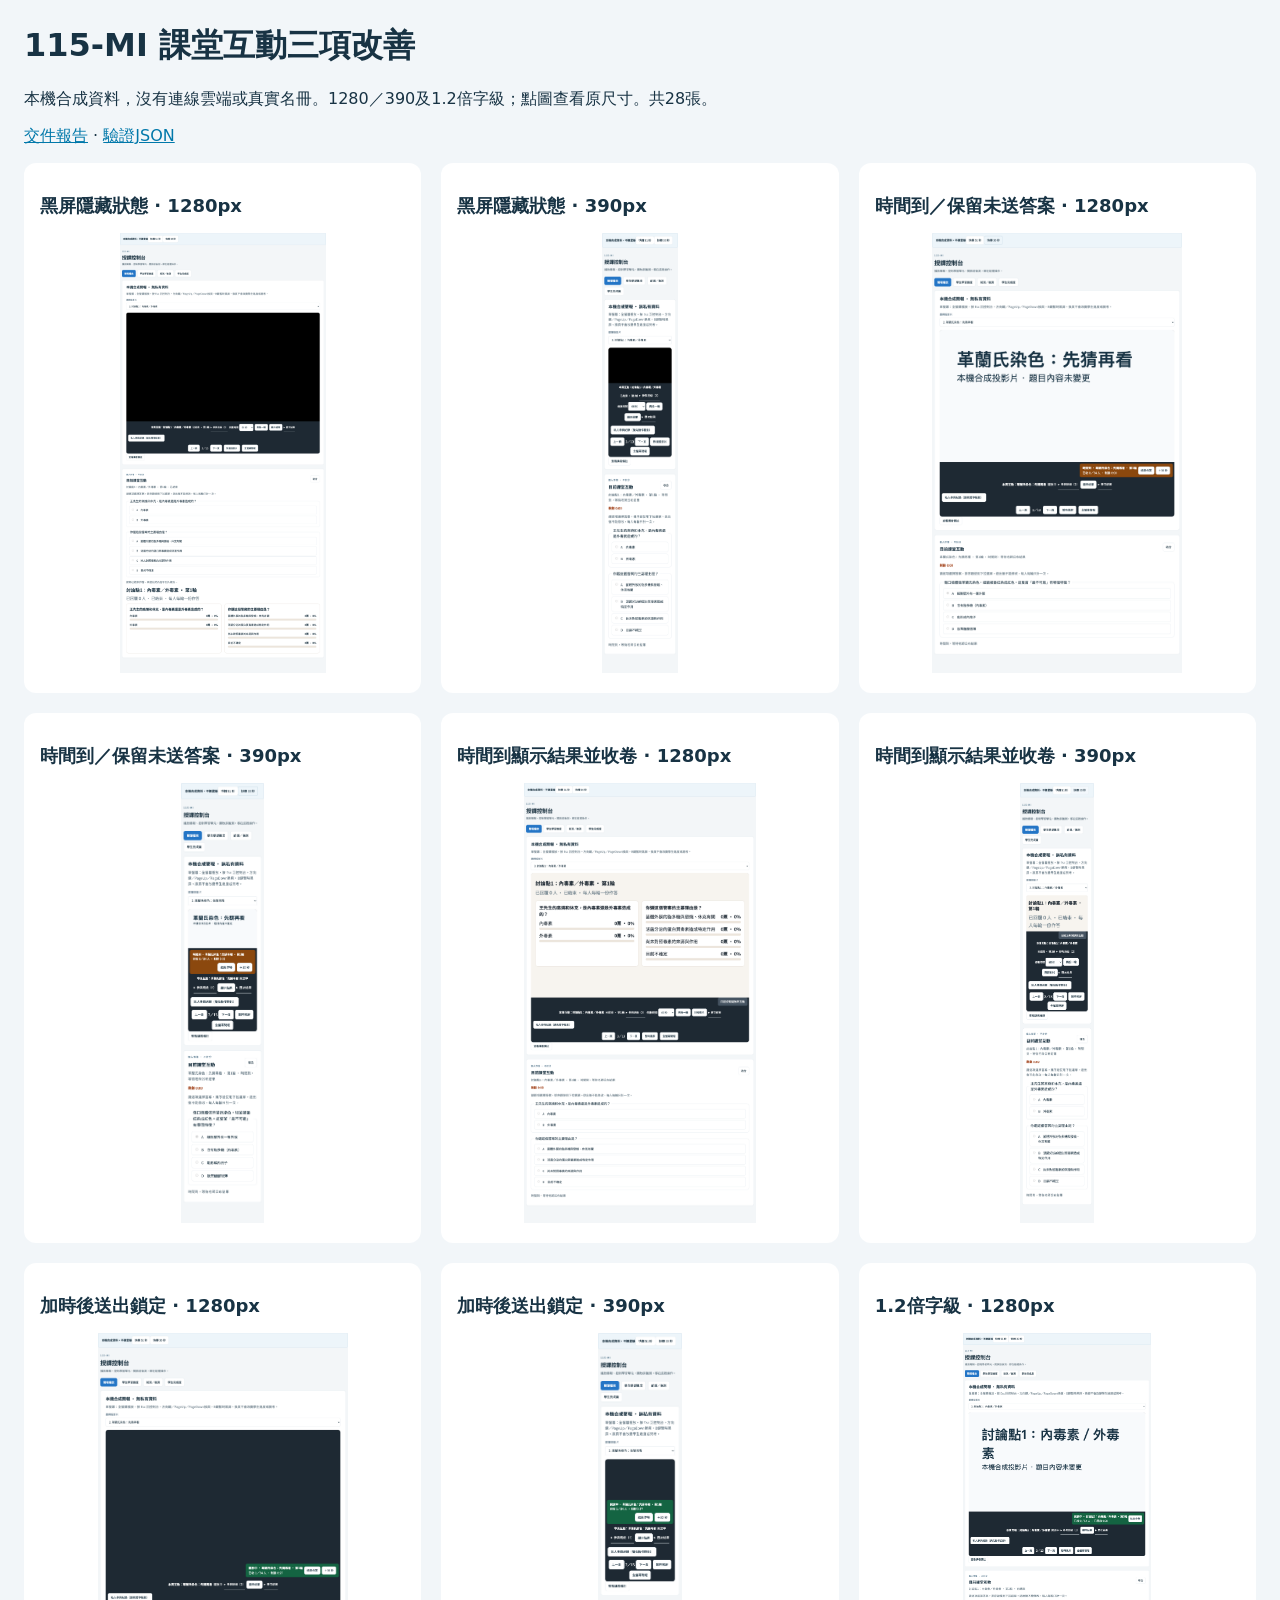
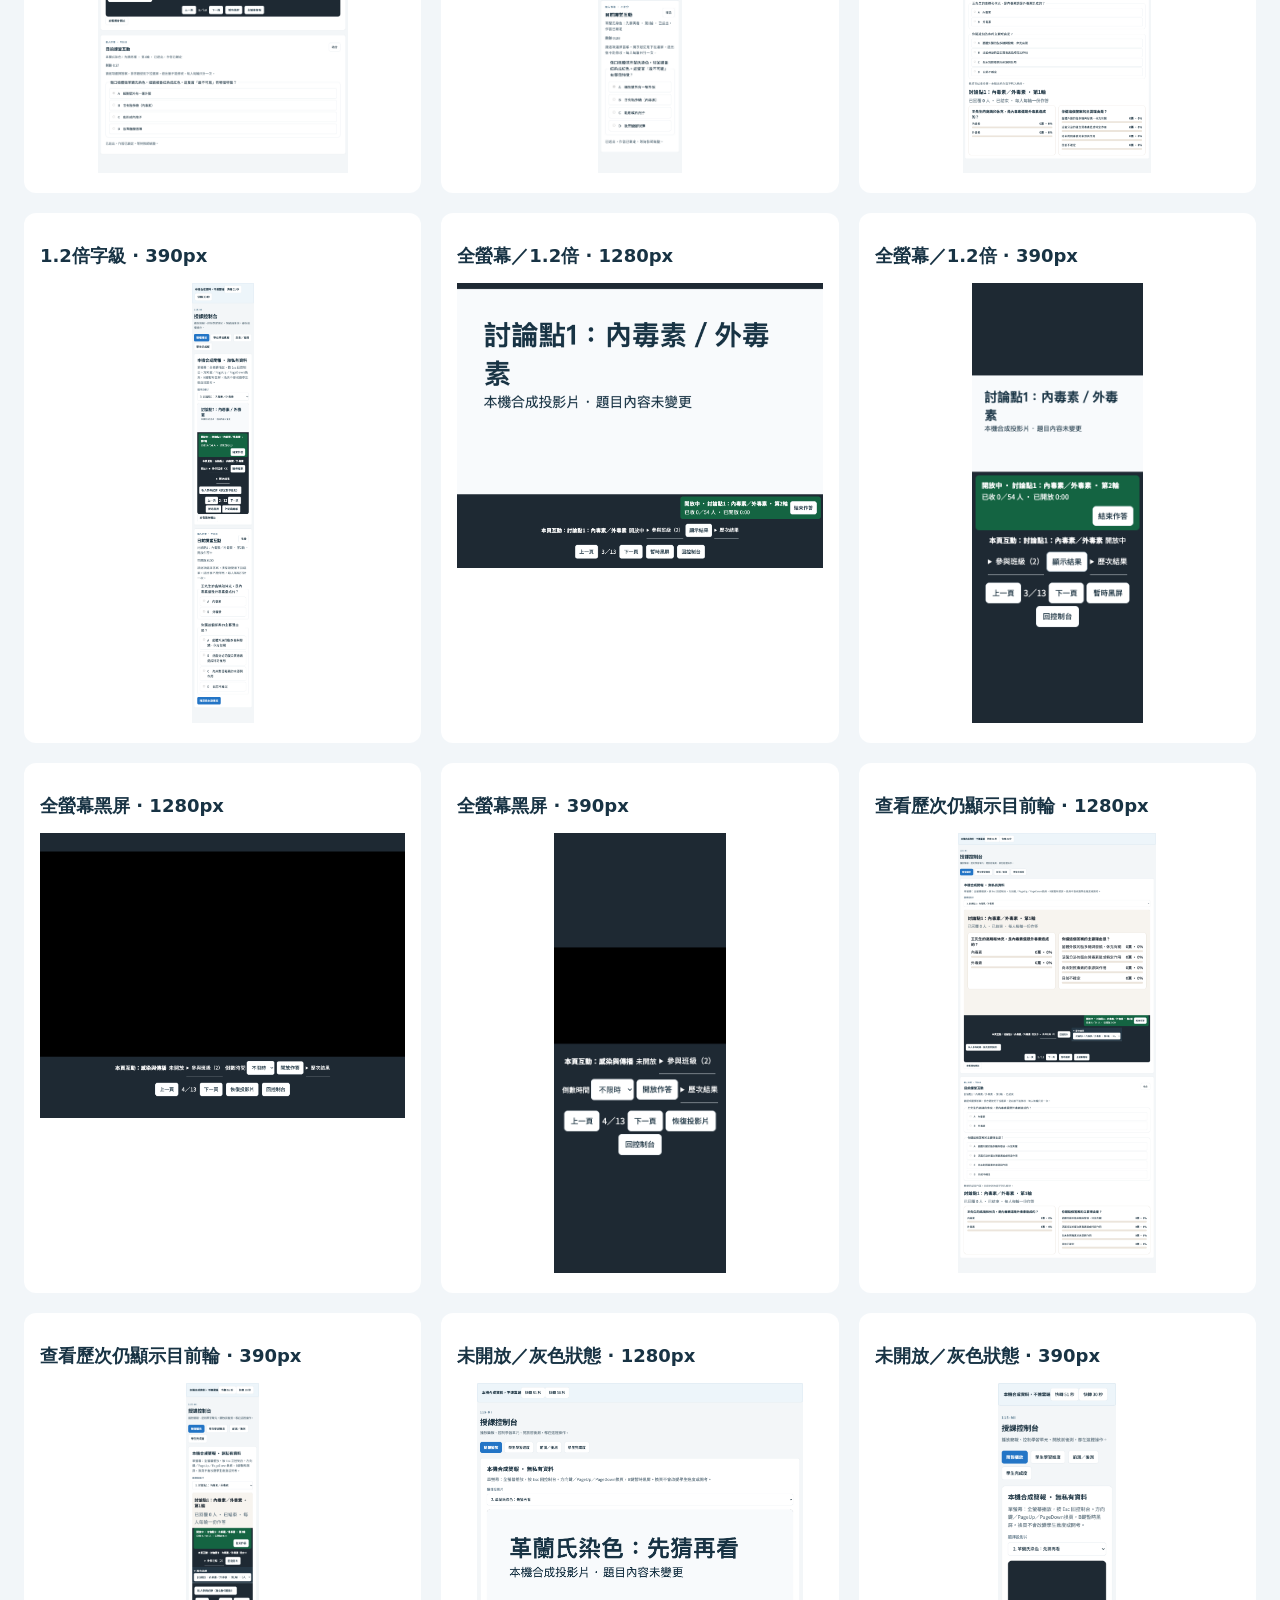
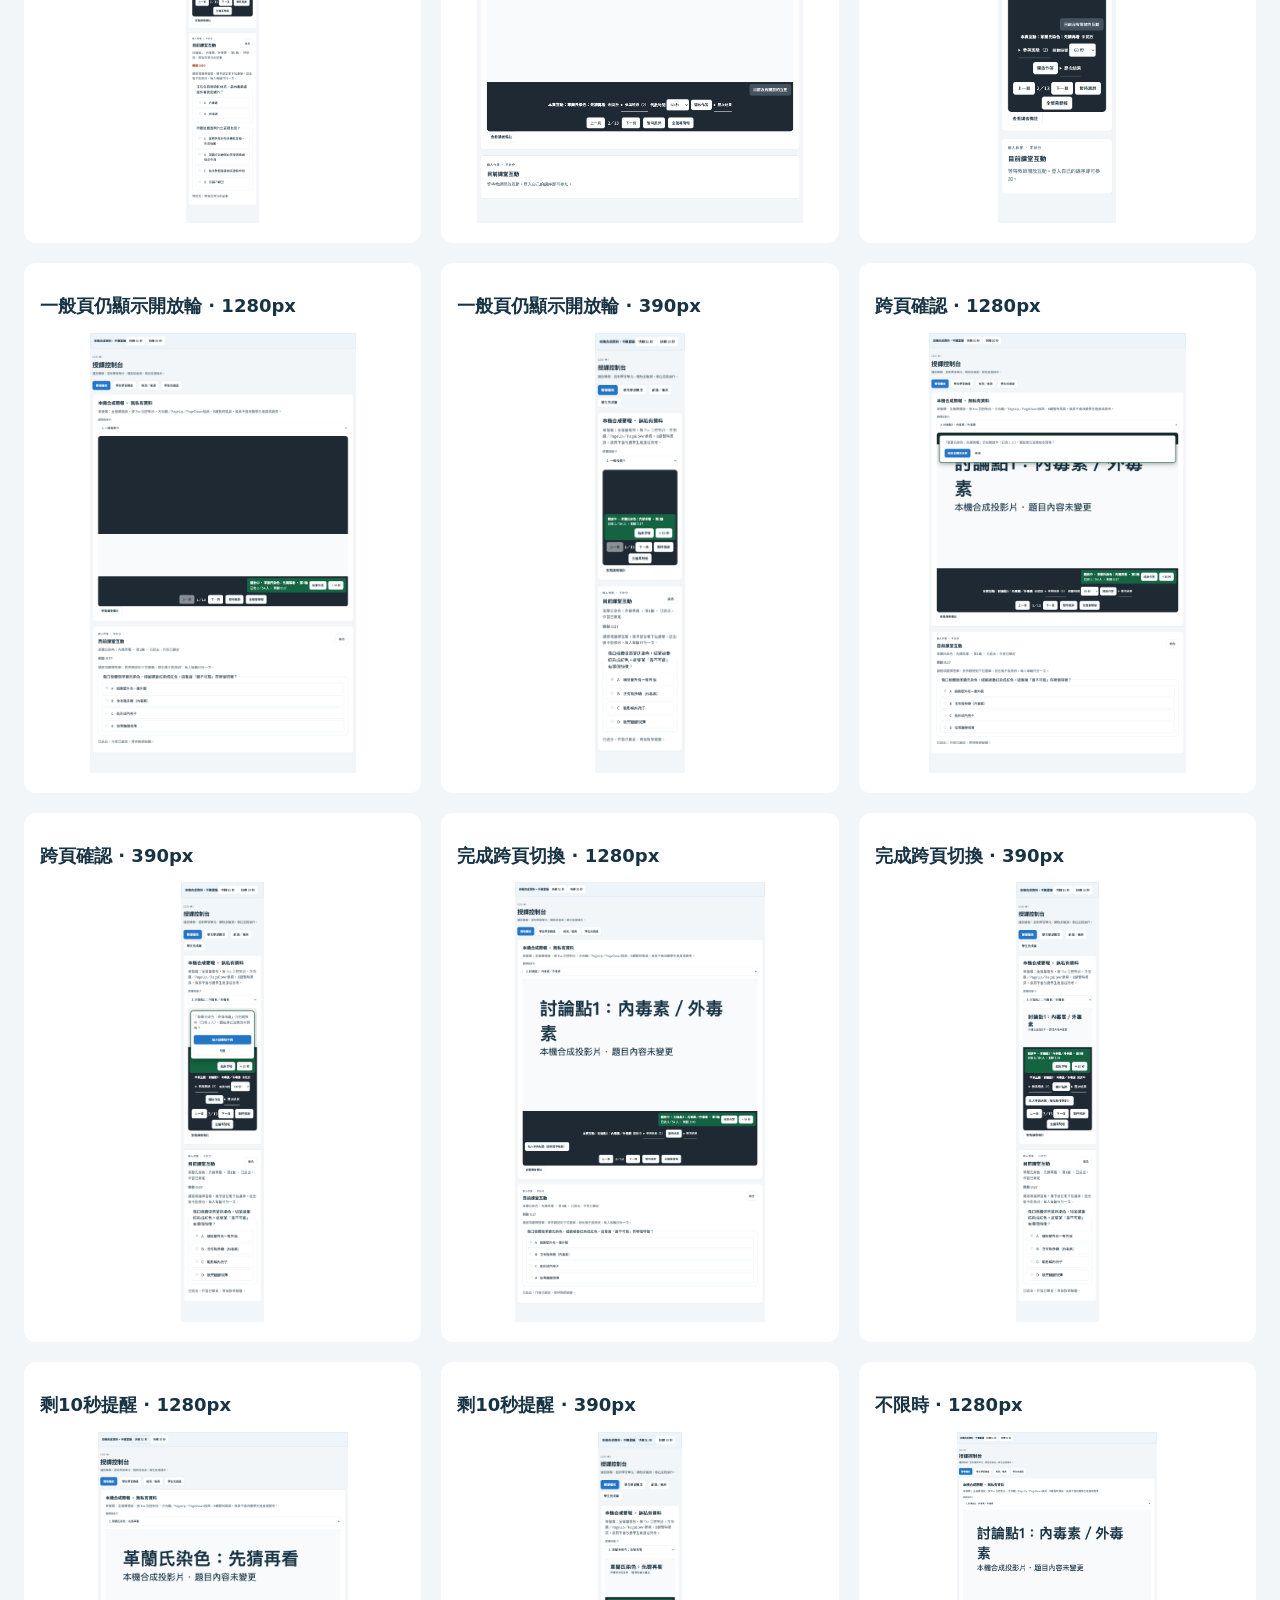
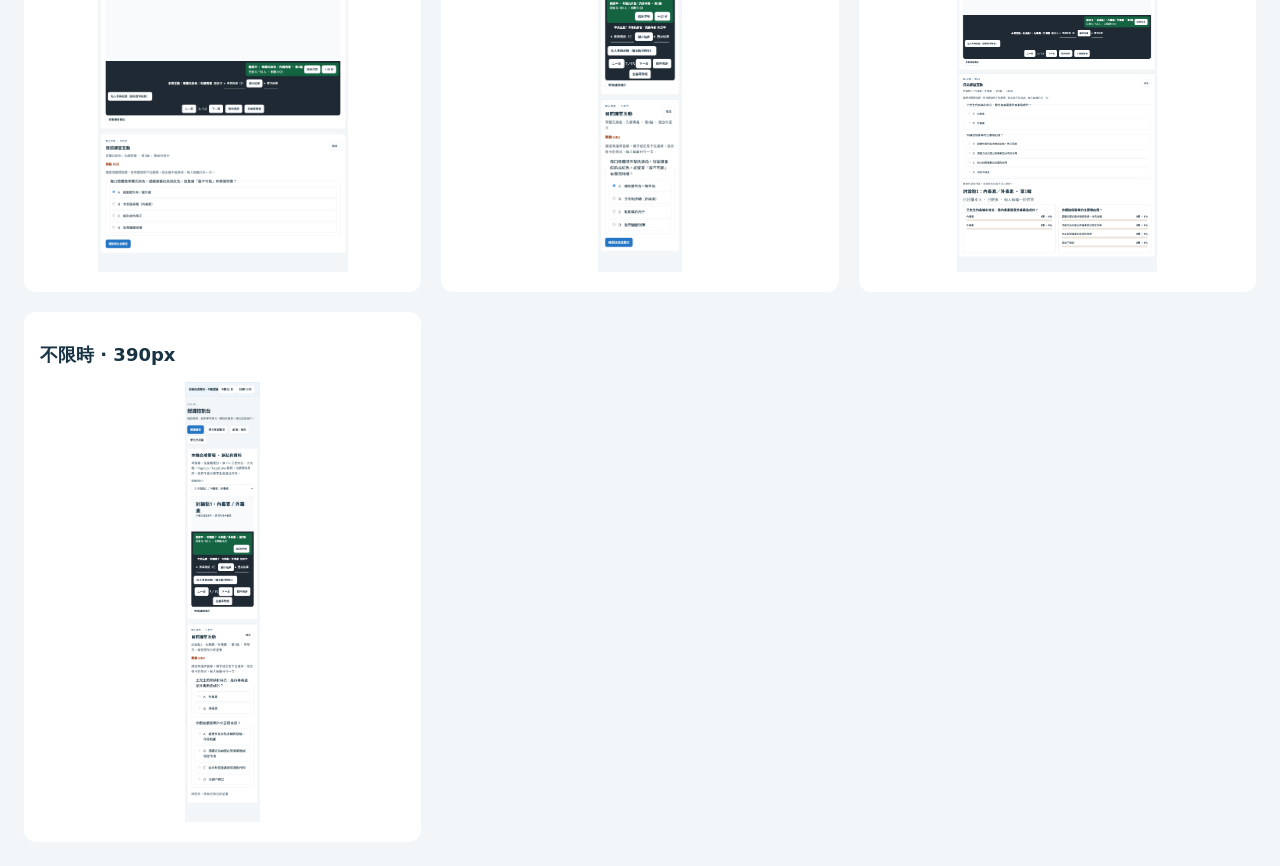
<file: docs/115-MI_INTERACTION_STATUS_SCREENSHOTS.html>
<!doctype html><html lang="zh-Hant"><meta charset="utf-8"><meta name="viewport" content="width=device-width,initial-scale=1"><title>115-MI三項互動改善截圖</title><style>body{margin:24px;background:#f2f6f9;color:#183344;font-family:system-ui}main{display:grid;grid-template-columns:repeat(auto-fit,minmax(min(100%,360px),1fr));gap:20px}article{padding:16px;background:white;border-radius:12px}h2{font-size:18px}img{width:100%;height:440px;object-fit:contain;object-position:top}a{color:#0078aa}</style><h1>115-MI 課堂互動三項改善</h1><p>本機合成資料，沒有連線雲端或真實名冊。1280／390及1.2倍字級；點圖查看原尺寸。共28張。</p><p><a href="115-MI_INTERACTION_STATUS.md">交件報告</a> · <a href="interaction-status-screenshots/verification.json">驗證JSON</a></p><main><article><h2>黑屏隱藏狀態 · 1280px</h2><a href="interaction-status-screenshots/black-1280.png"><img src="interaction-status-screenshots/black-1280.png" loading="lazy" alt="黑屏隱藏狀態 · 1280px"></a></article><article><h2>黑屏隱藏狀態 · 390px</h2><a href="interaction-status-screenshots/black-390.png"><img src="interaction-status-screenshots/black-390.png" loading="lazy" alt="黑屏隱藏狀態 · 390px"></a></article><article><h2>時間到／保留未送答案 · 1280px</h2><a href="interaction-status-screenshots/expired-retains-answer-1280.png"><img src="interaction-status-screenshots/expired-retains-answer-1280.png" loading="lazy" alt="時間到／保留未送答案 · 1280px"></a></article><article><h2>時間到／保留未送答案 · 390px</h2><a href="interaction-status-screenshots/expired-retains-answer-390.png"><img src="interaction-status-screenshots/expired-retains-answer-390.png" loading="lazy" alt="時間到／保留未送答案 · 390px"></a></article><article><h2>時間到顯示結果並收卷 · 1280px</h2><a href="interaction-status-screenshots/expired-show-results-closes-1280.png"><img src="interaction-status-screenshots/expired-show-results-closes-1280.png" loading="lazy" alt="時間到顯示結果並收卷 · 1280px"></a></article><article><h2>時間到顯示結果並收卷 · 390px</h2><a href="interaction-status-screenshots/expired-show-results-closes-390.png"><img src="interaction-status-screenshots/expired-show-results-closes-390.png" loading="lazy" alt="時間到顯示結果並收卷 · 390px"></a></article><article><h2>加時後送出鎖定 · 1280px</h2><a href="interaction-status-screenshots/extended-and-submitted-1280.png"><img src="interaction-status-screenshots/extended-and-submitted-1280.png" loading="lazy" alt="加時後送出鎖定 · 1280px"></a></article><article><h2>加時後送出鎖定 · 390px</h2><a href="interaction-status-screenshots/extended-and-submitted-390.png"><img src="interaction-status-screenshots/extended-and-submitted-390.png" loading="lazy" alt="加時後送出鎖定 · 390px"></a></article><article><h2>1.2倍字級 · 1280px</h2><a href="interaction-status-screenshots/font-1.2-1280.png"><img src="interaction-status-screenshots/font-1.2-1280.png" loading="lazy" alt="1.2倍字級 · 1280px"></a></article><article><h2>1.2倍字級 · 390px</h2><a href="interaction-status-screenshots/font-1.2-390.png"><img src="interaction-status-screenshots/font-1.2-390.png" loading="lazy" alt="1.2倍字級 · 390px"></a></article><article><h2>全螢幕／1.2倍 · 1280px</h2><a href="interaction-status-screenshots/fullscreen-1.2-1280.png"><img src="interaction-status-screenshots/fullscreen-1.2-1280.png" loading="lazy" alt="全螢幕／1.2倍 · 1280px"></a></article><article><h2>全螢幕／1.2倍 · 390px</h2><a href="interaction-status-screenshots/fullscreen-1.2-390.png"><img src="interaction-status-screenshots/fullscreen-1.2-390.png" loading="lazy" alt="全螢幕／1.2倍 · 390px"></a></article><article><h2>全螢幕黑屏 · 1280px</h2><a href="interaction-status-screenshots/fullscreen-black-1280.png"><img src="interaction-status-screenshots/fullscreen-black-1280.png" loading="lazy" alt="全螢幕黑屏 · 1280px"></a></article><article><h2>全螢幕黑屏 · 390px</h2><a href="interaction-status-screenshots/fullscreen-black-390.png"><img src="interaction-status-screenshots/fullscreen-black-390.png" loading="lazy" alt="全螢幕黑屏 · 390px"></a></article><article><h2>查看歷次仍顯示目前輪 · 1280px</h2><a href="interaction-status-screenshots/history-keeps-active-1280.png"><img src="interaction-status-screenshots/history-keeps-active-1280.png" loading="lazy" alt="查看歷次仍顯示目前輪 · 1280px"></a></article><article><h2>查看歷次仍顯示目前輪 · 390px</h2><a href="interaction-status-screenshots/history-keeps-active-390.png"><img src="interaction-status-screenshots/history-keeps-active-390.png" loading="lazy" alt="查看歷次仍顯示目前輪 · 390px"></a></article><article><h2>未開放／灰色狀態 · 1280px</h2><a href="interaction-status-screenshots/idle-1280.png"><img src="interaction-status-screenshots/idle-1280.png" loading="lazy" alt="未開放／灰色狀態 · 1280px"></a></article><article><h2>未開放／灰色狀態 · 390px</h2><a href="interaction-status-screenshots/idle-390.png"><img src="interaction-status-screenshots/idle-390.png" loading="lazy" alt="未開放／灰色狀態 · 390px"></a></article><article><h2>一般頁仍顯示開放輪 · 1280px</h2><a href="interaction-status-screenshots/other-slide-active-1280.png"><img src="interaction-status-screenshots/other-slide-active-1280.png" loading="lazy" alt="一般頁仍顯示開放輪 · 1280px"></a></article><article><h2>一般頁仍顯示開放輪 · 390px</h2><a href="interaction-status-screenshots/other-slide-active-390.png"><img src="interaction-status-screenshots/other-slide-active-390.png" loading="lazy" alt="一般頁仍顯示開放輪 · 390px"></a></article><article><h2>跨頁確認 · 1280px</h2><a href="interaction-status-screenshots/replace-confirm-1280.png"><img src="interaction-status-screenshots/replace-confirm-1280.png" loading="lazy" alt="跨頁確認 · 1280px"></a></article><article><h2>跨頁確認 · 390px</h2><a href="interaction-status-screenshots/replace-confirm-390.png"><img src="interaction-status-screenshots/replace-confirm-390.png" loading="lazy" alt="跨頁確認 · 390px"></a></article><article><h2>完成跨頁切換 · 1280px</h2><a href="interaction-status-screenshots/replaced-1280.png"><img src="interaction-status-screenshots/replaced-1280.png" loading="lazy" alt="完成跨頁切換 · 1280px"></a></article><article><h2>完成跨頁切換 · 390px</h2><a href="interaction-status-screenshots/replaced-390.png"><img src="interaction-status-screenshots/replaced-390.png" loading="lazy" alt="完成跨頁切換 · 390px"></a></article><article><h2>剩10秒提醒 · 1280px</h2><a href="interaction-status-screenshots/student-ten-seconds-1280.png"><img src="interaction-status-screenshots/student-ten-seconds-1280.png" loading="lazy" alt="剩10秒提醒 · 1280px"></a></article><article><h2>剩10秒提醒 · 390px</h2><a href="interaction-status-screenshots/student-ten-seconds-390.png"><img src="interaction-status-screenshots/student-ten-seconds-390.png" loading="lazy" alt="剩10秒提醒 · 390px"></a></article><article><h2>不限時 · 1280px</h2><a href="interaction-status-screenshots/unlimited-1280.png"><img src="interaction-status-screenshots/unlimited-1280.png" loading="lazy" alt="不限時 · 1280px"></a></article><article><h2>不限時 · 390px</h2><a href="interaction-status-screenshots/unlimited-390.png"><img src="interaction-status-screenshots/unlimited-390.png" loading="lazy" alt="不限時 · 390px"></a></article></main></html>
</file>
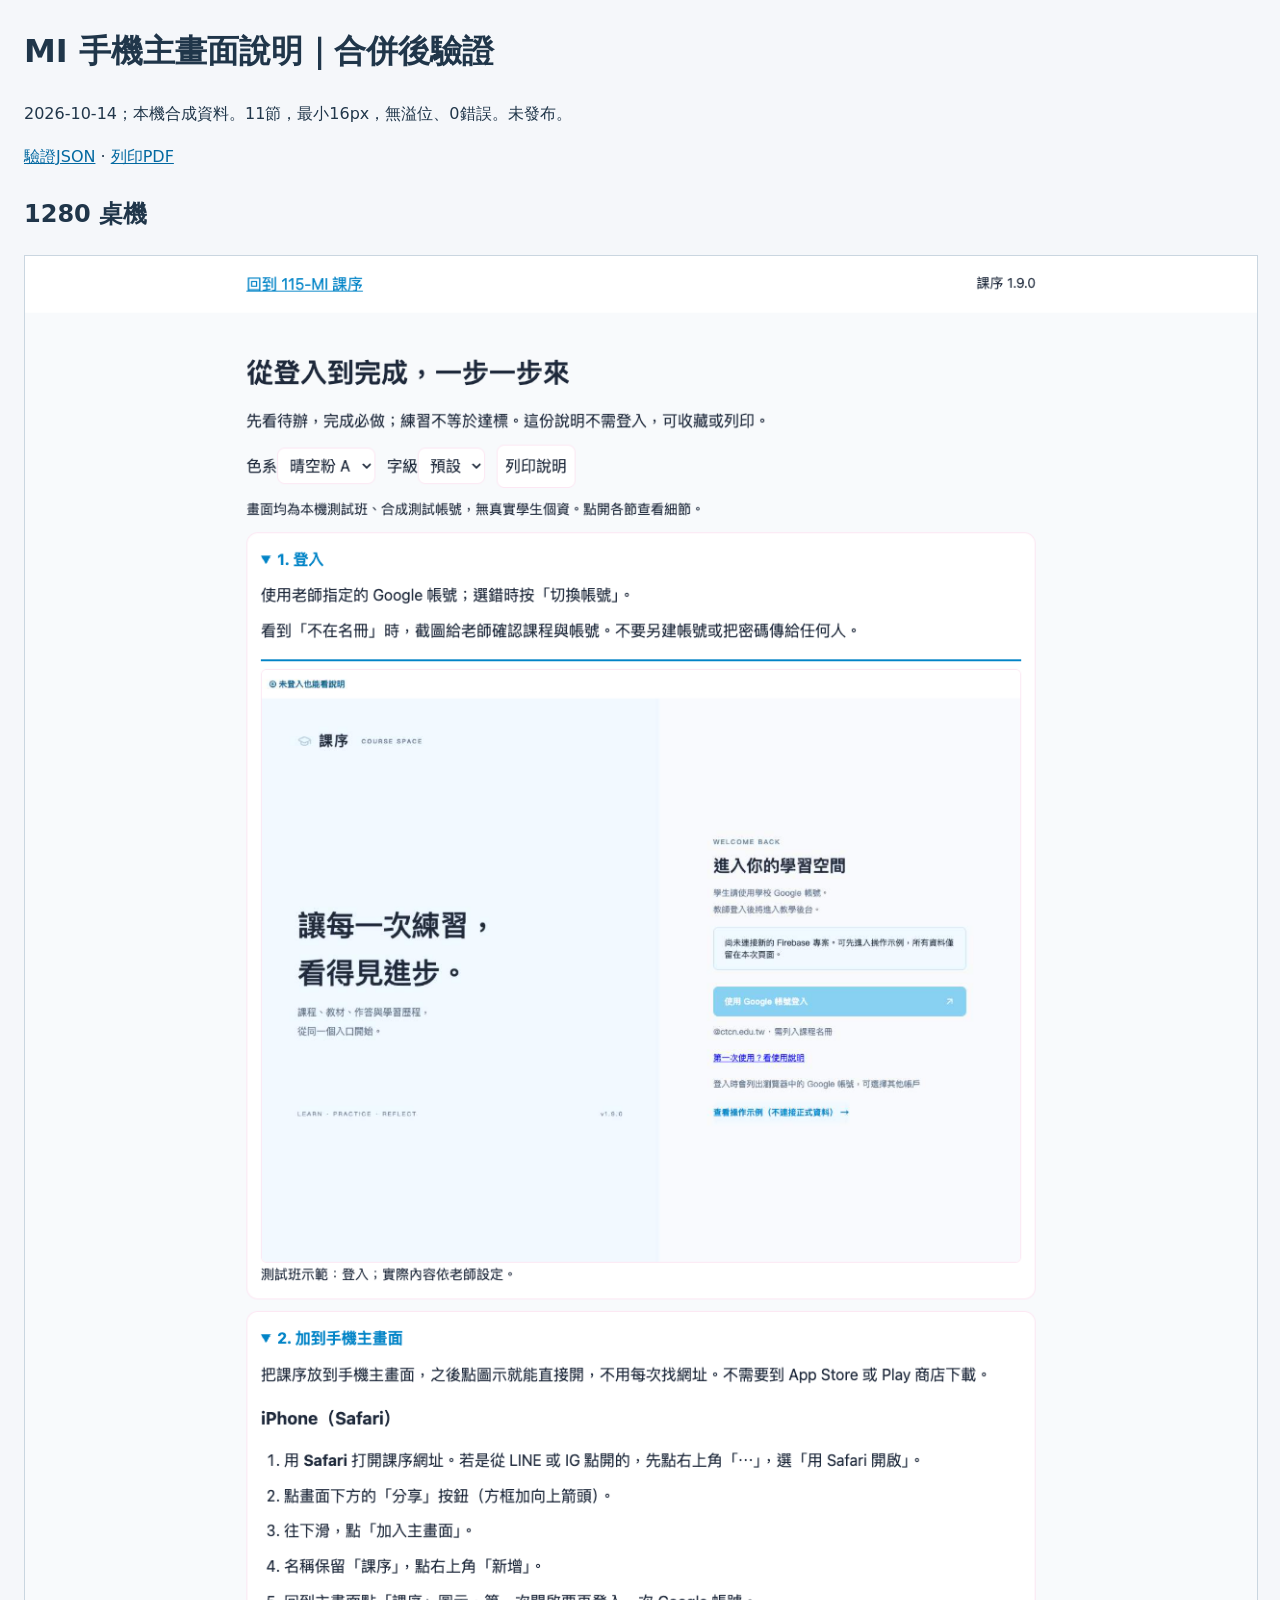
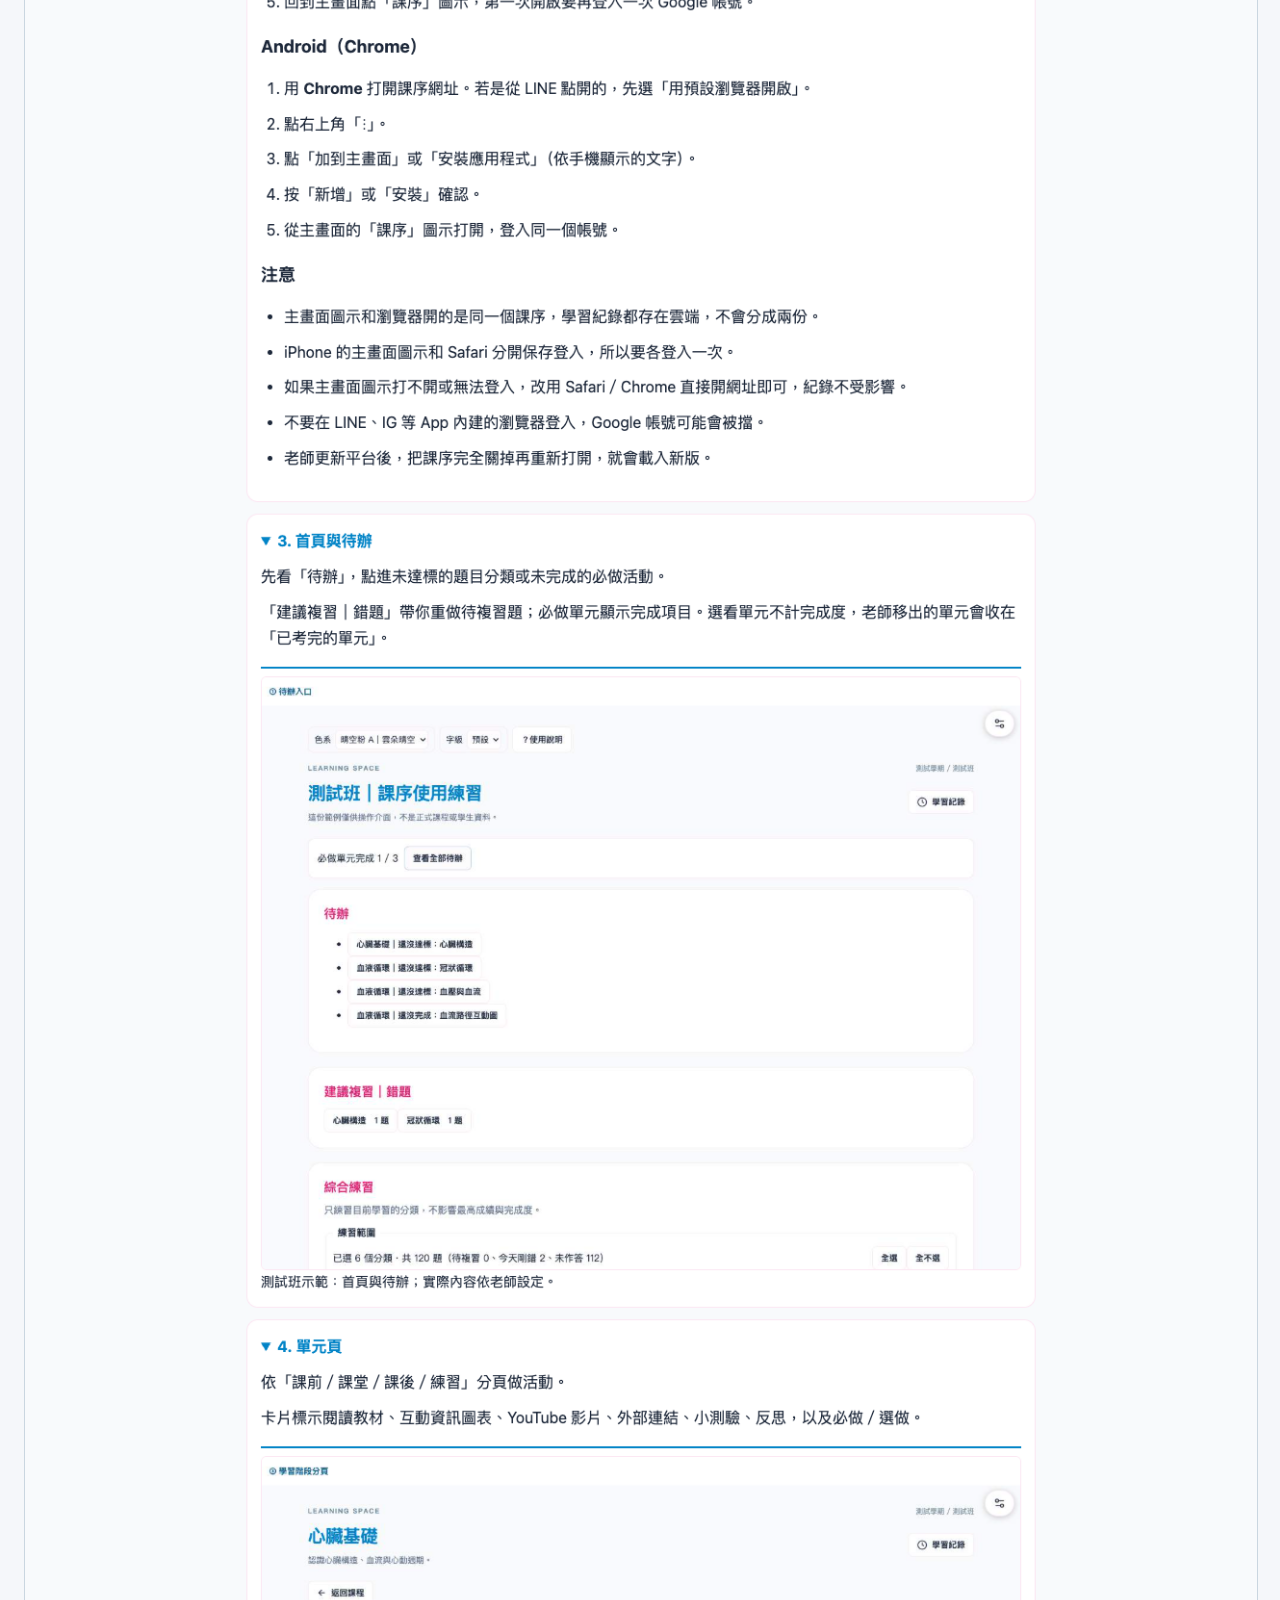
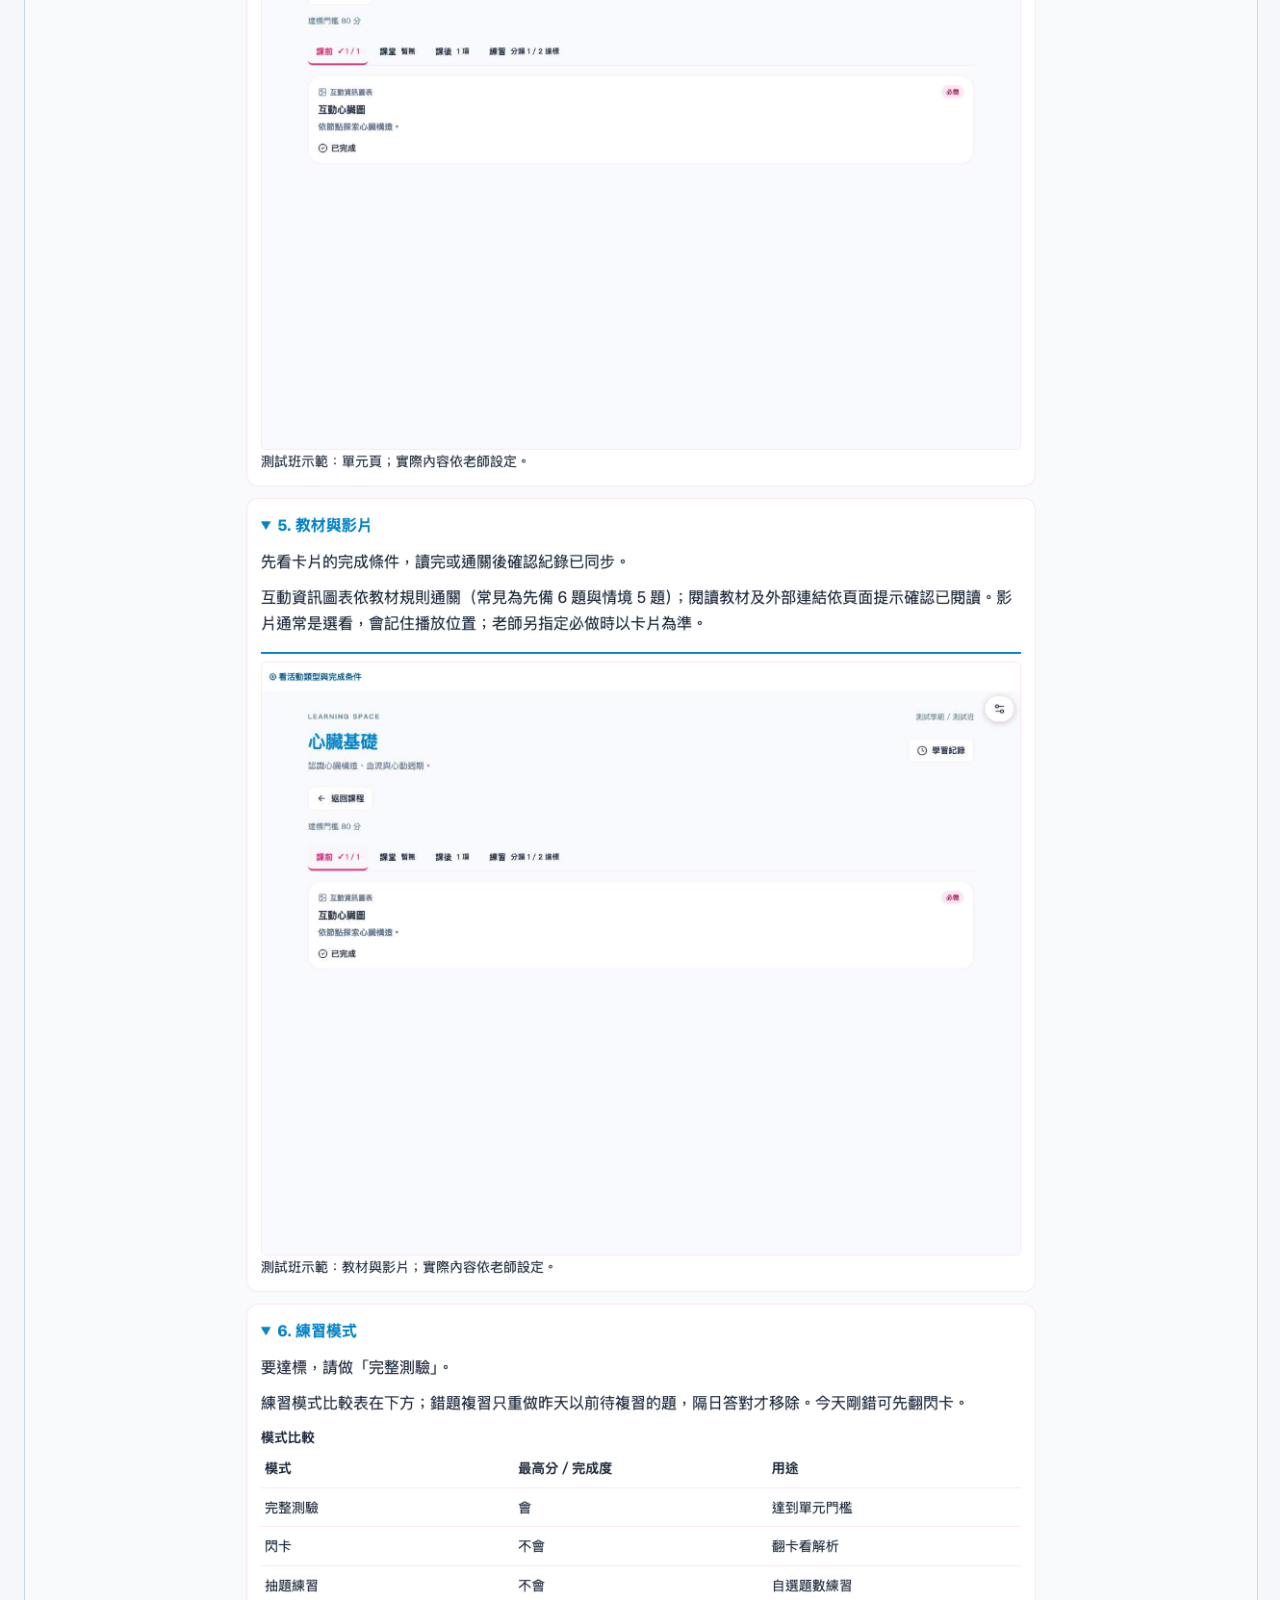
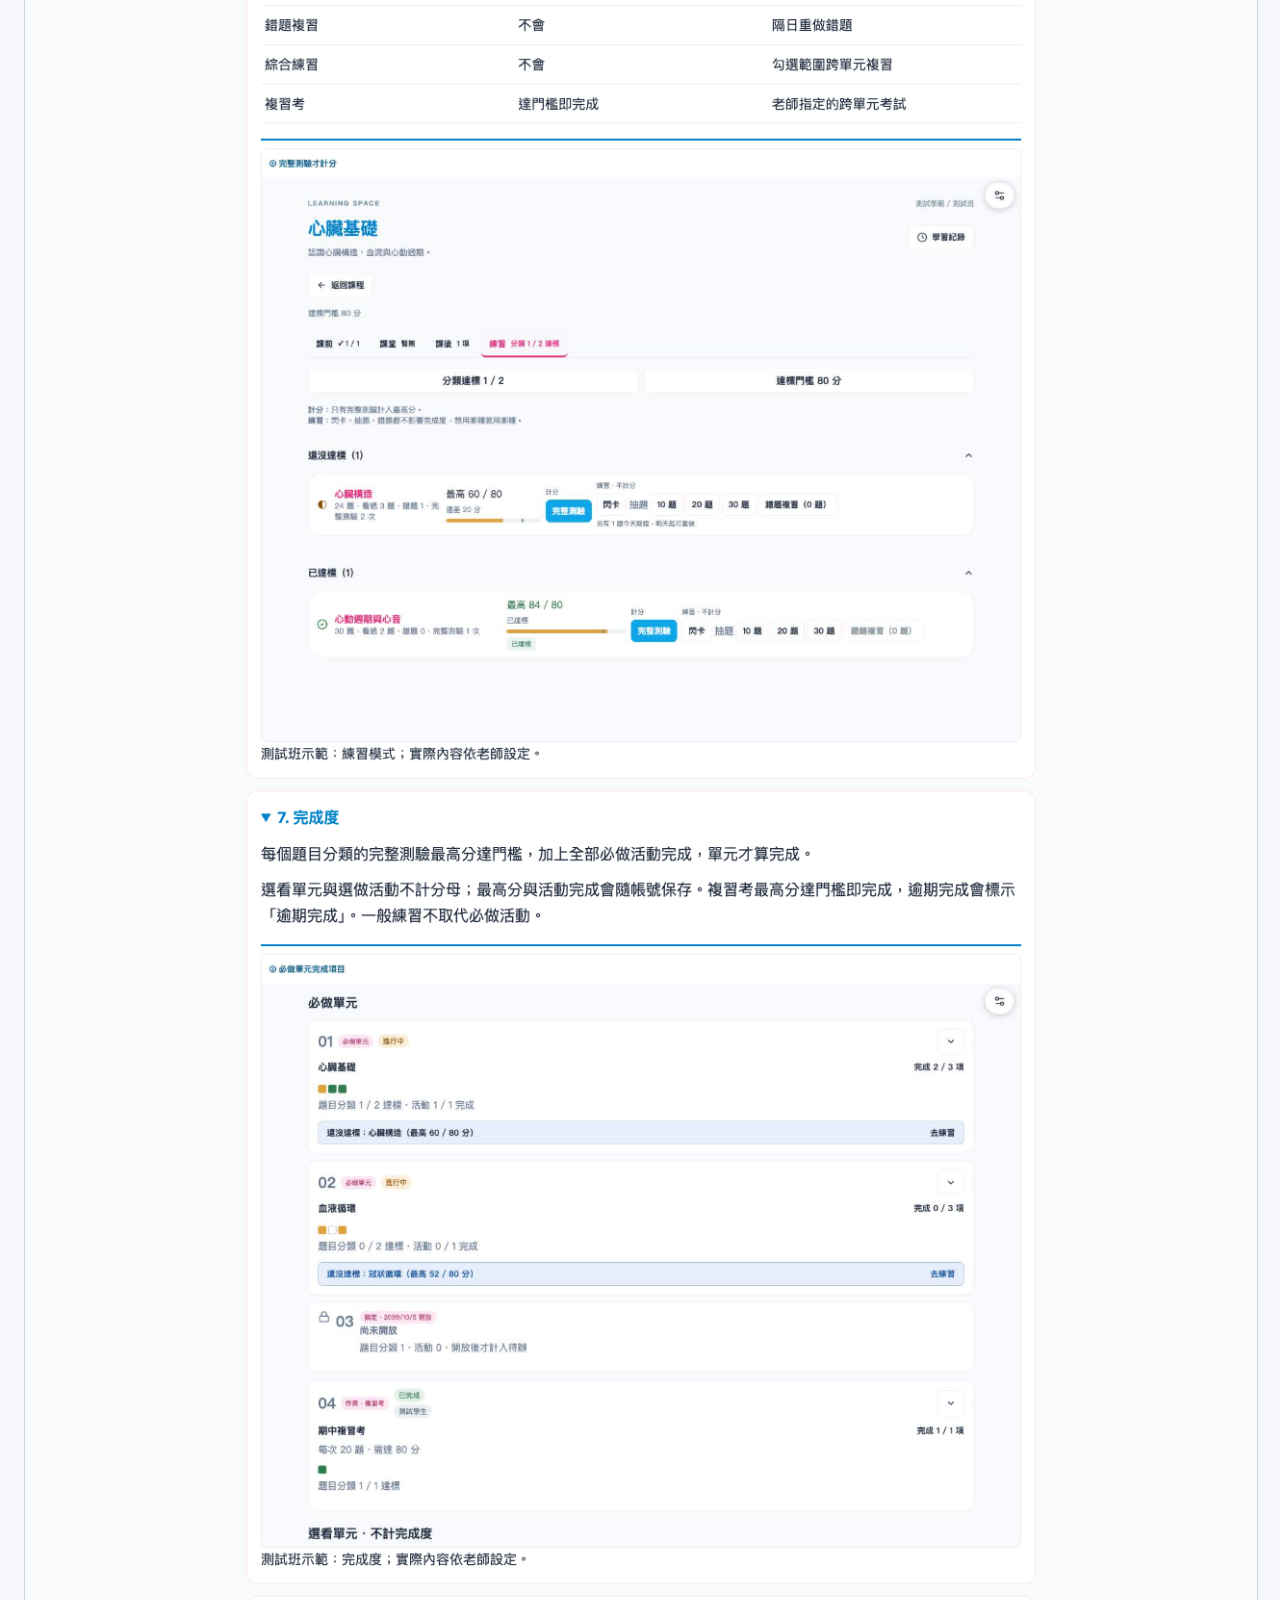
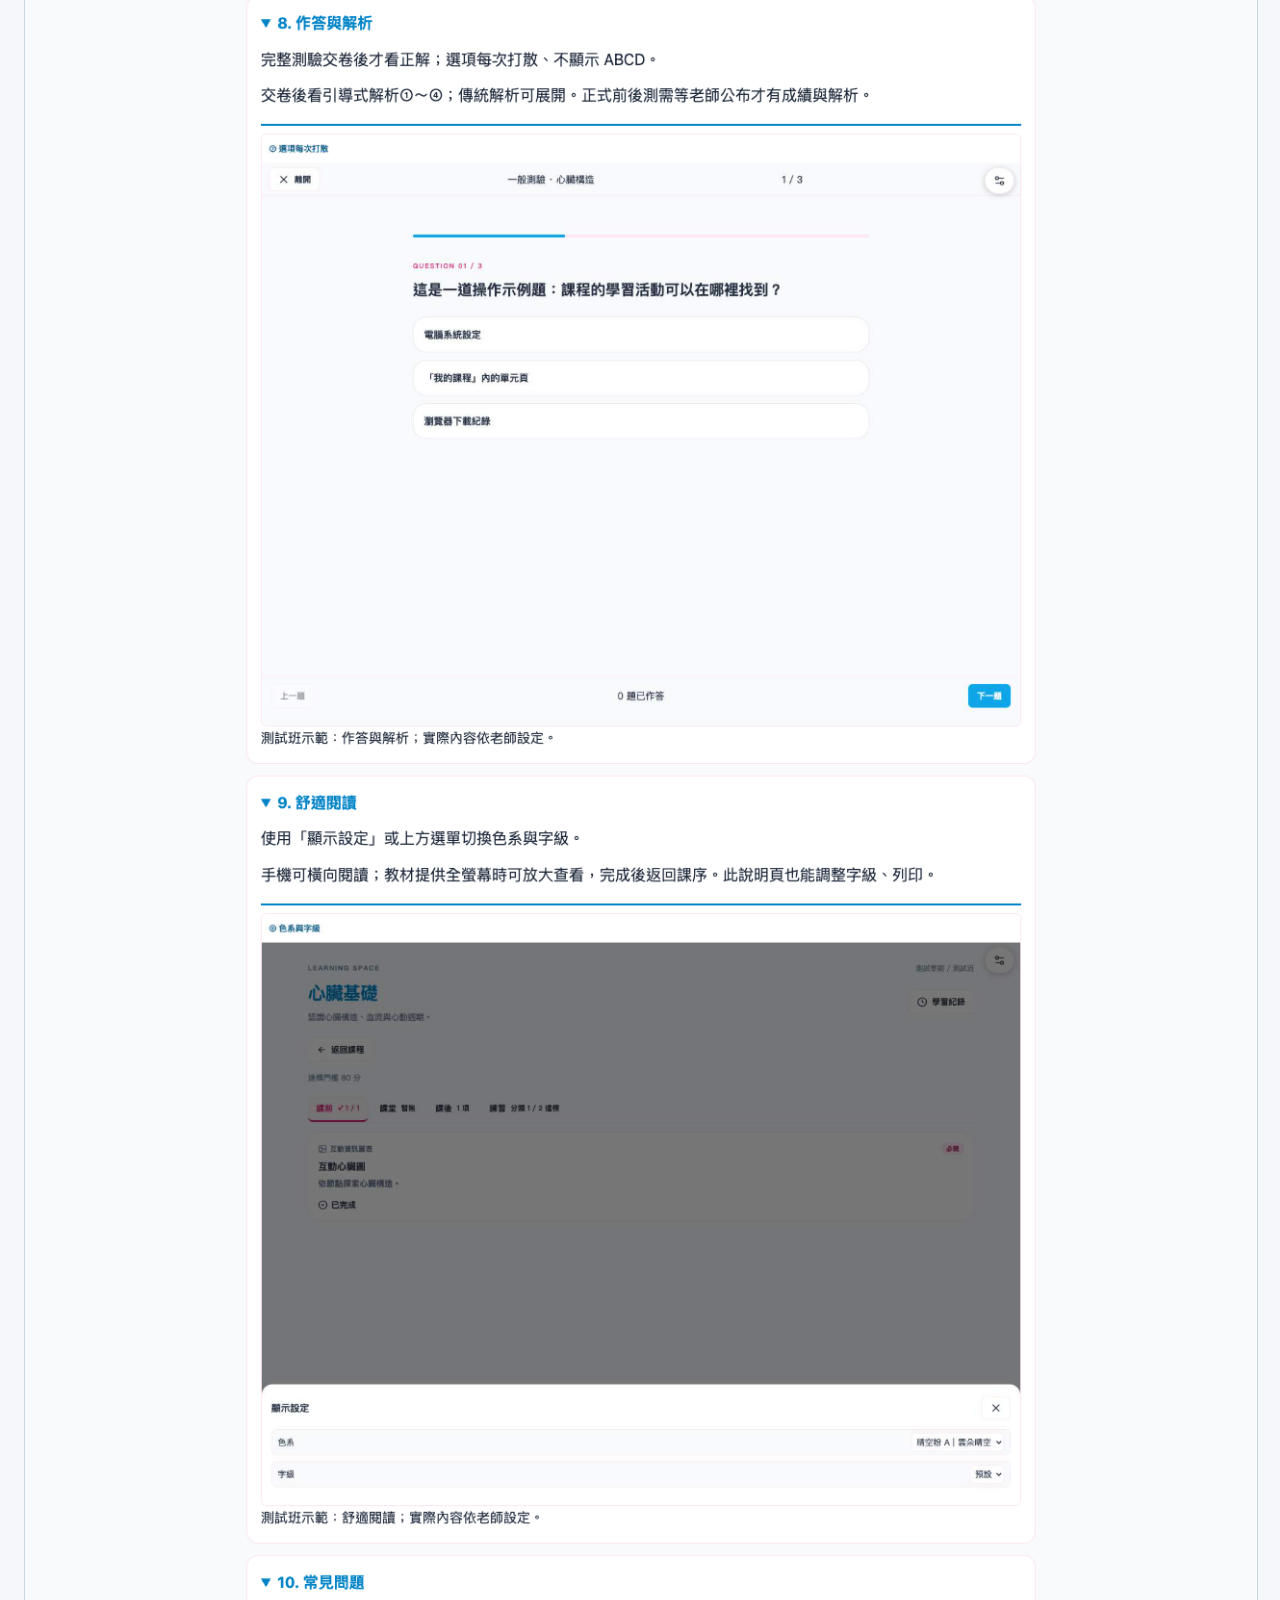
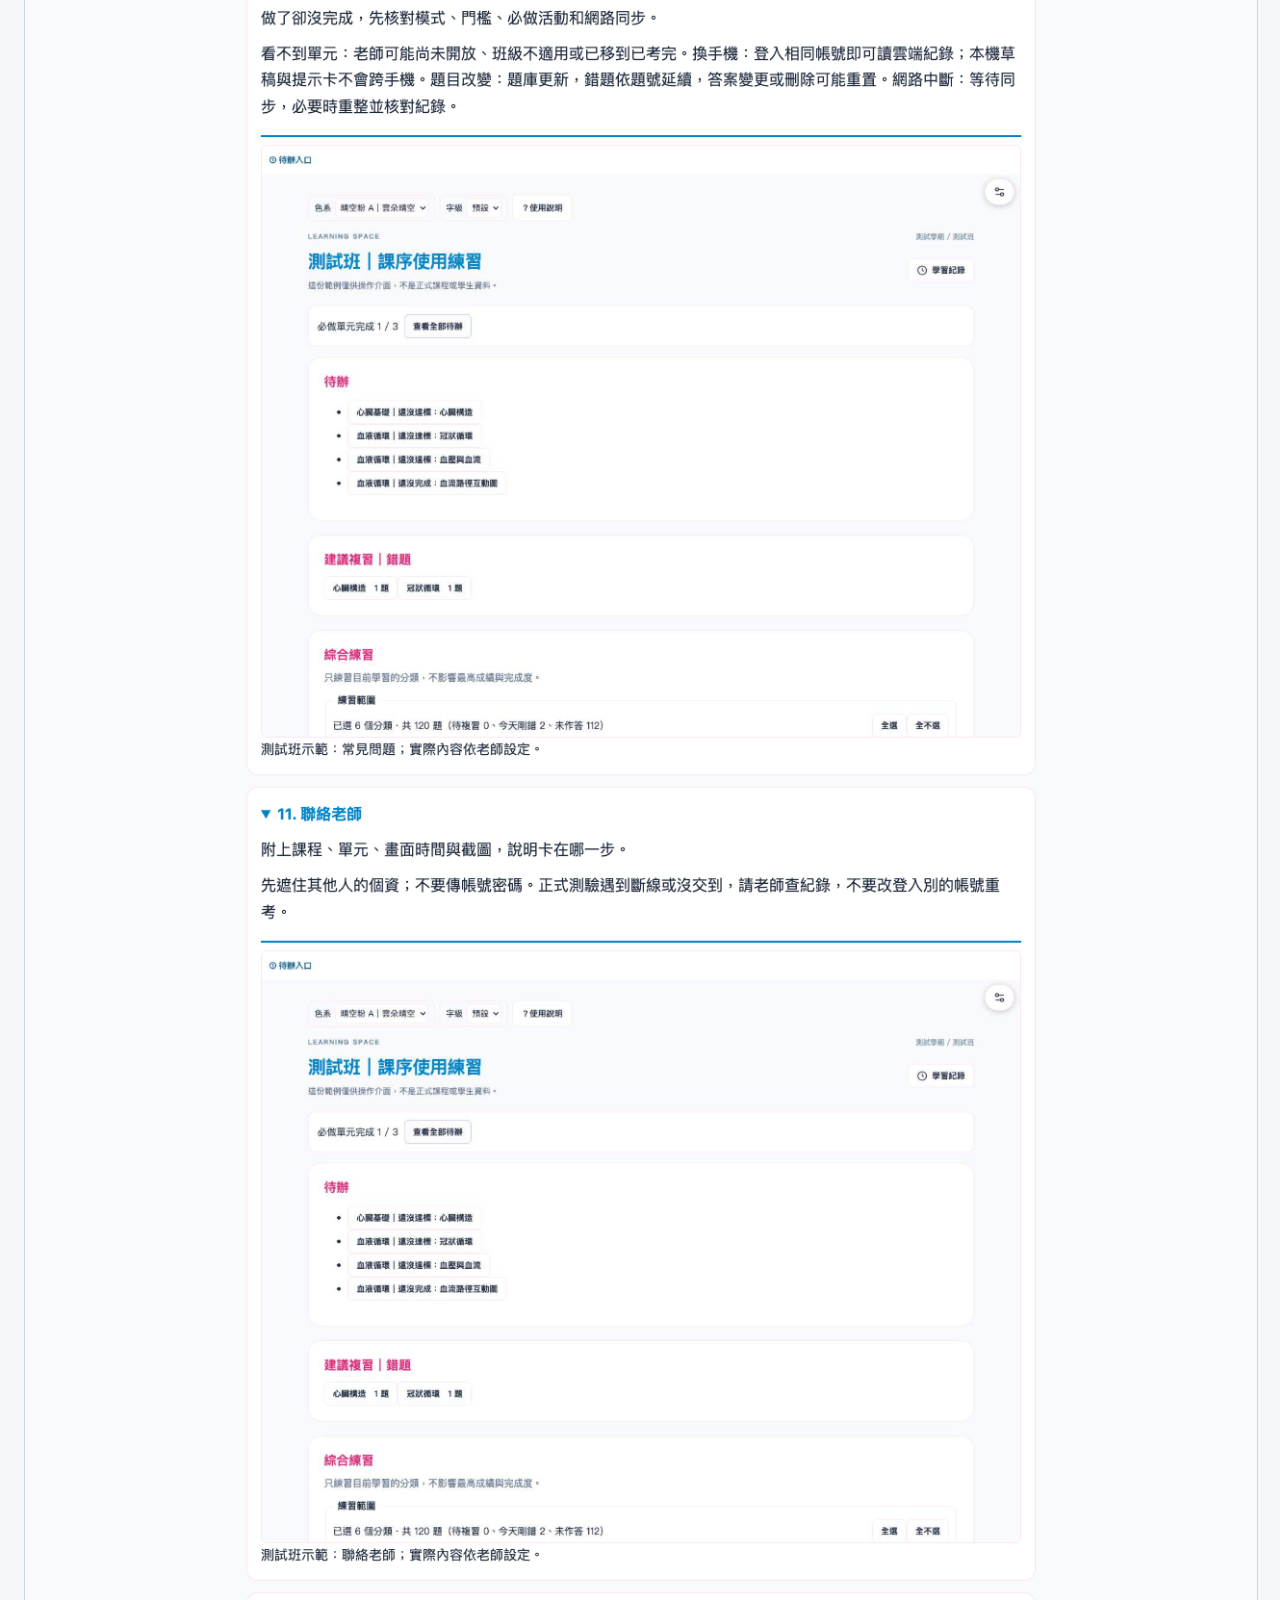
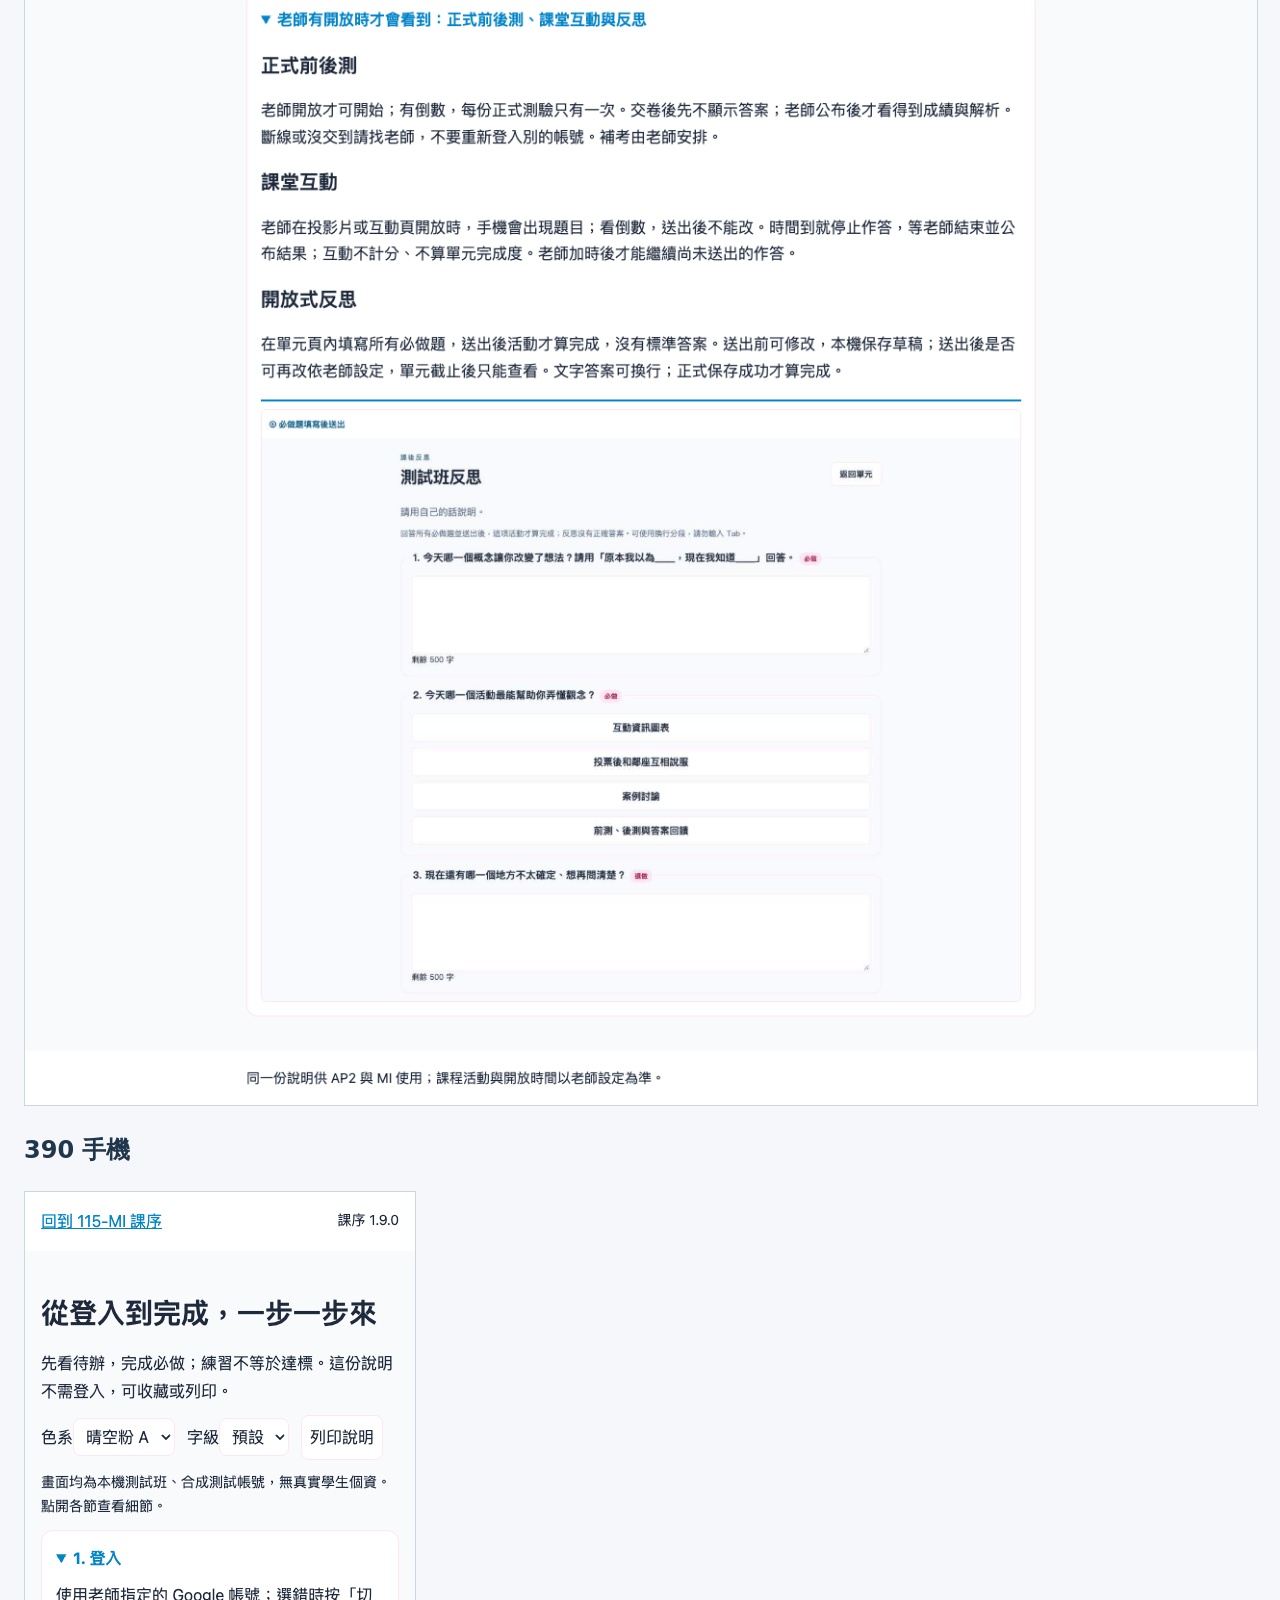
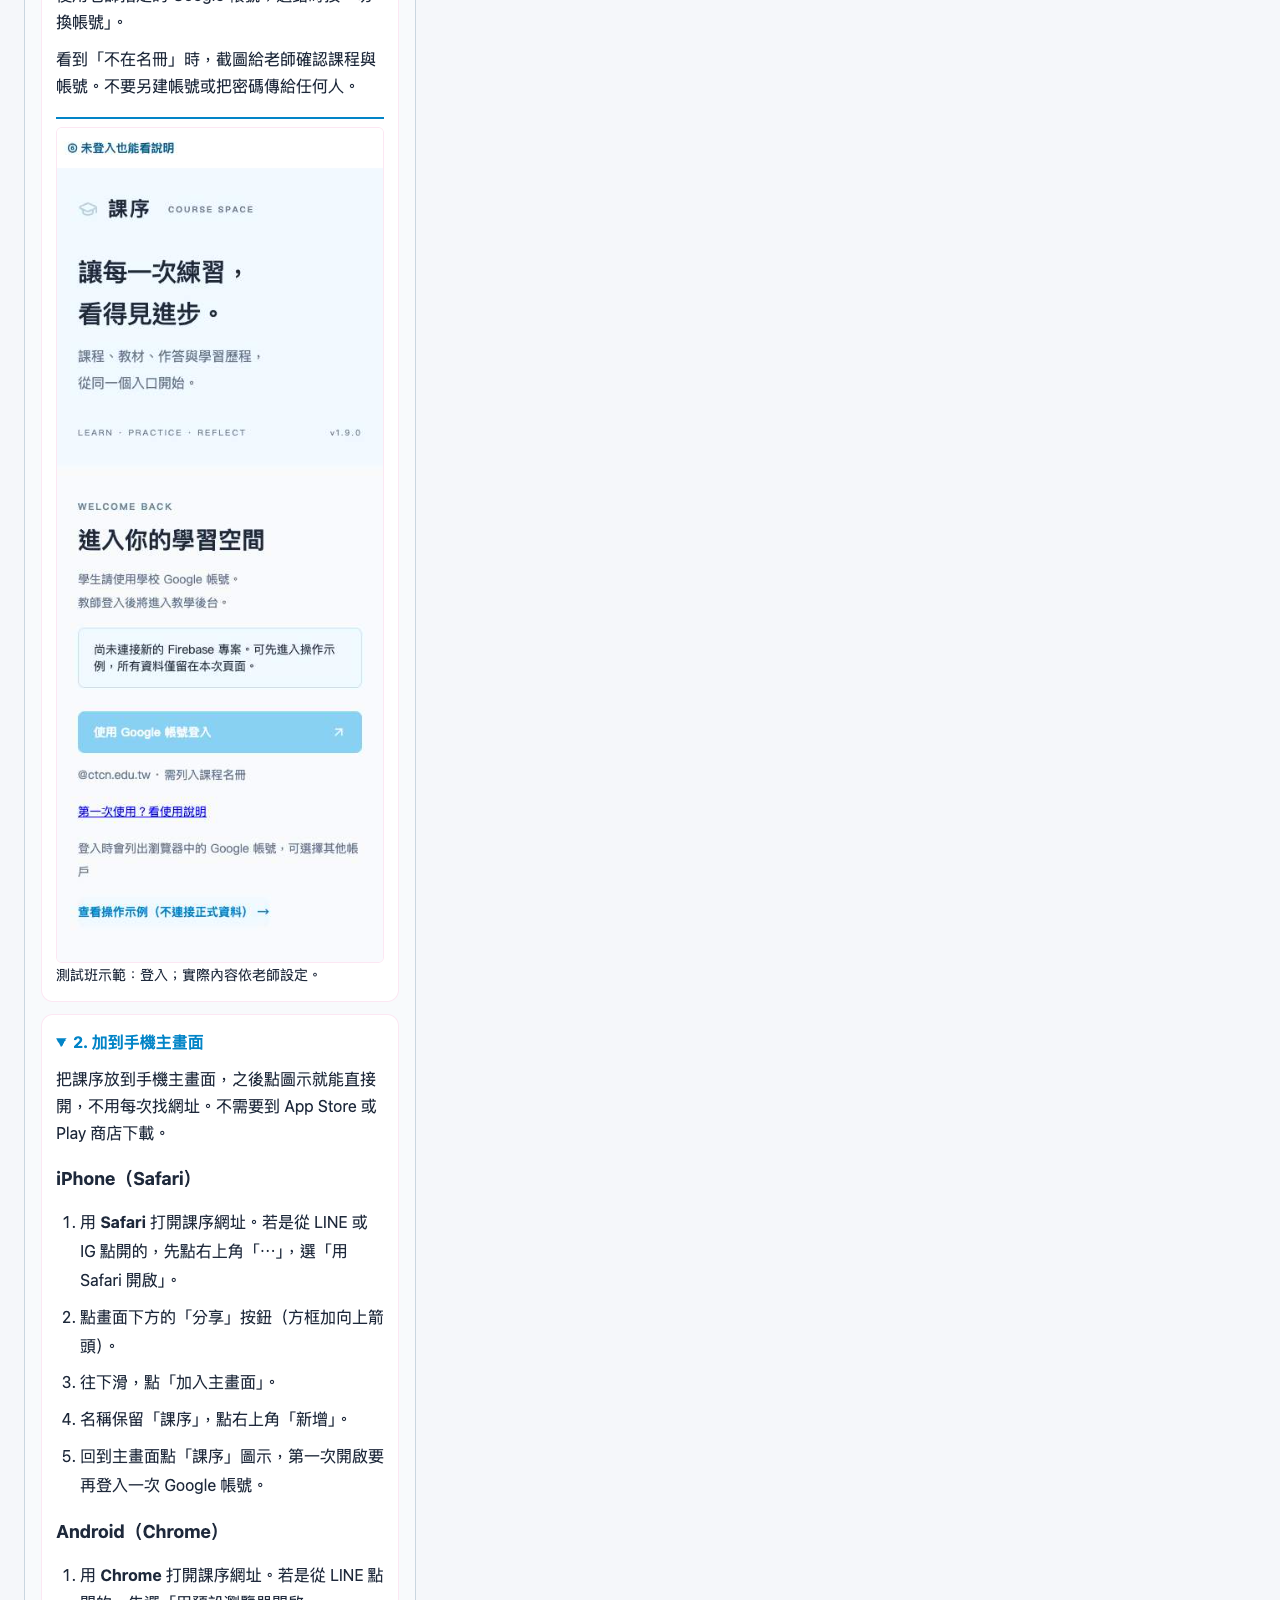
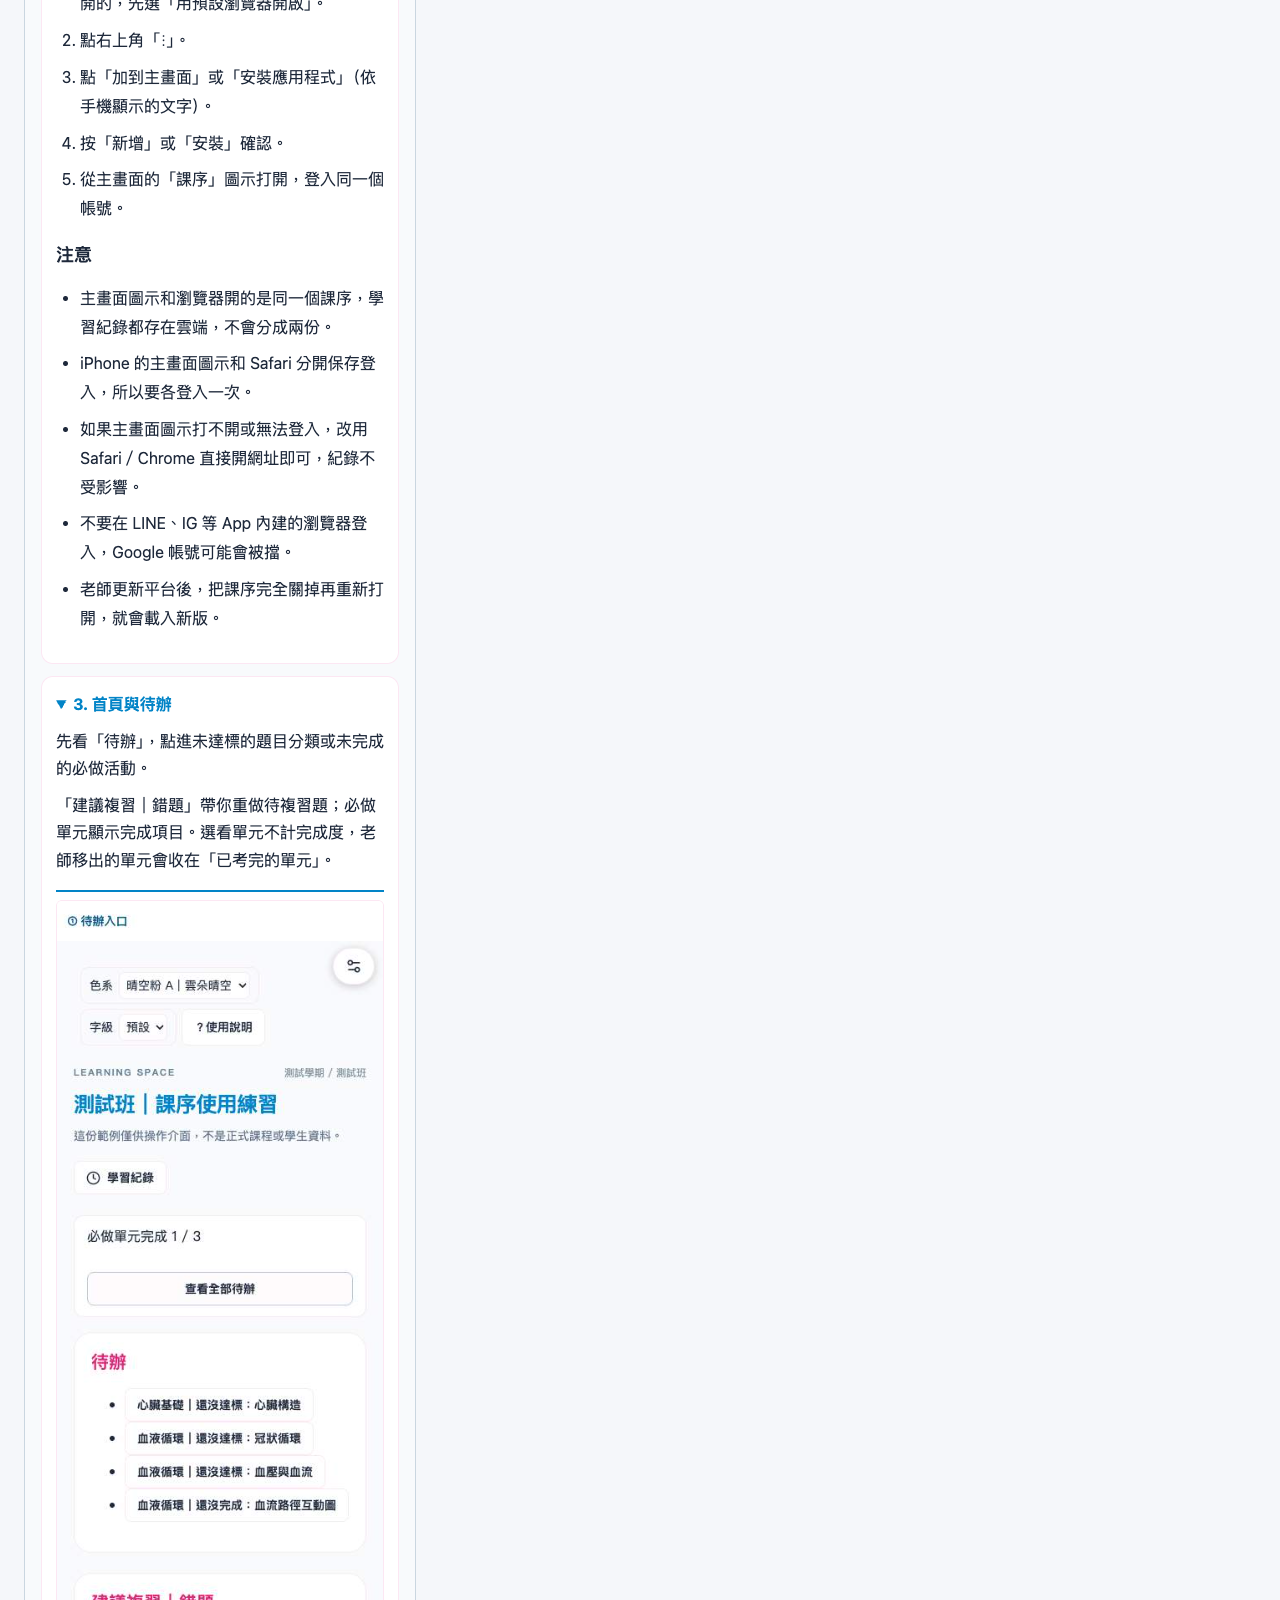
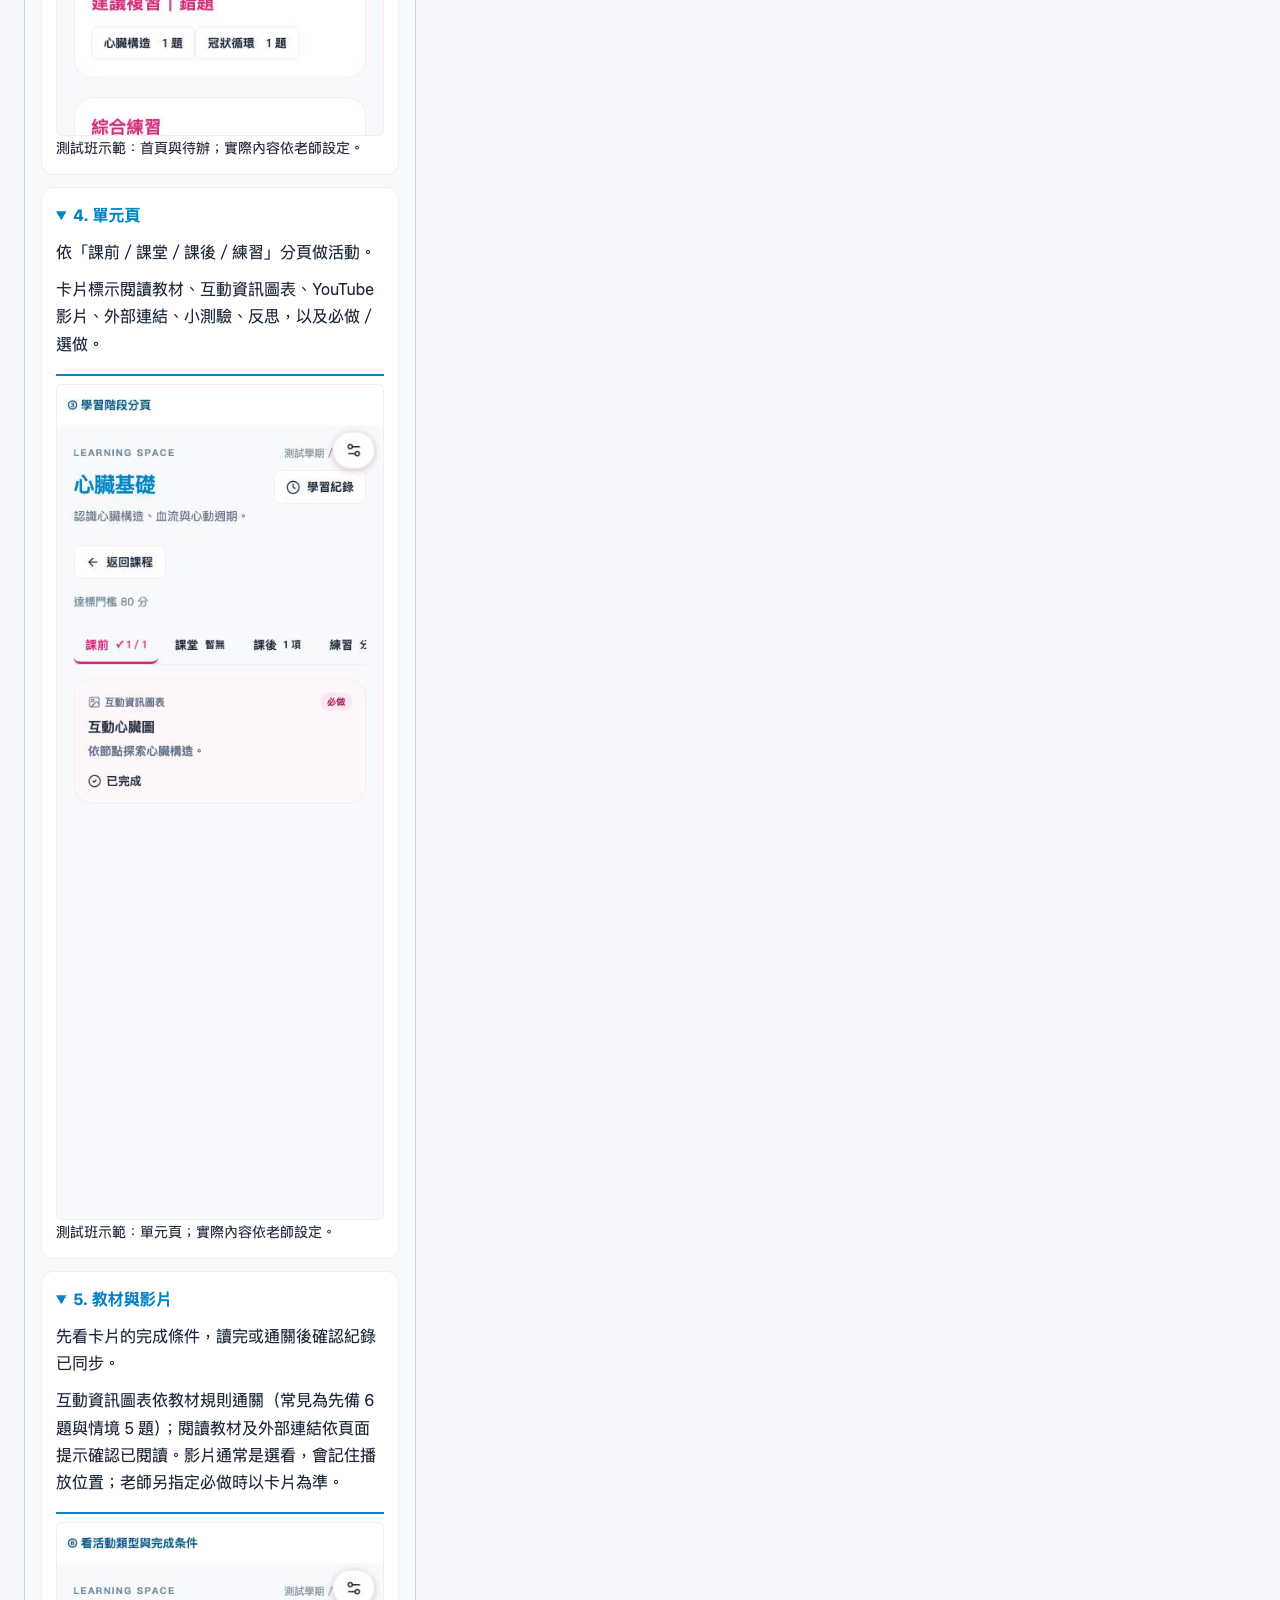
<file: docs/GUIDE_HOMESCREEN_MI_MERGE_SCREENSHOTS.html>
<!doctype html><html lang="zh-Hant"><meta charset="utf-8"><meta name="viewport" content="width=device-width,initial-scale=1"><title>MI 主畫面說明合併截圖</title><style>body{font:16px/1.7 system-ui;background:#f5f7fa;color:#20364a;margin:24px}main{max-width:1280px;margin:auto}img{display:block;width:100%;height:auto;background:white;border:1px solid #cad6e0}.phone{max-width:390px}section{margin:24px 0}a{color:#0369a1}</style><main><h1>MI 手機主畫面說明｜合併後驗證</h1><p>2026-10-14；本機合成資料。11節，最小16px，無溢位、0錯誤。未發布。</p><p><a href="unify-1.9.0/guide-homescreen-mi/verification.json">驗證JSON</a> · <a href="unify-1.9.0/guide-homescreen-mi/guide-print.pdf">列印PDF</a></p><section><h2>1280 桌機</h2><img src="unify-1.9.0/guide-homescreen-mi/guide-1280.png" alt="MI說明11節桌機完整畫面"></section><section><h2>390 手機</h2><img class="phone" src="unify-1.9.0/guide-homescreen-mi/guide-390.png" alt="MI說明11節手機完整畫面"></section></main></html>
</file>
<file: public/guide/guide.css>
:root{--font-scale:1;--page:#f8fafc;--surface:#fff;--ink:#1e293b;--blue:#0284c7;--line:#fce7f3;--soft:#fdf2f8;font-family:system-ui,sans-serif;font-size:calc(16px * var(--font-scale,1));line-height:1.7;color:var(--ink);background:var(--page)}*{box-sizing:border-box}body{margin:0}header,footer{padding:16px max(16px,calc((100vw - 820px)/2));background:var(--surface)}header{display:flex;justify-content:space-between;gap:16px;flex-wrap:wrap}main{max-width:852px;margin:auto;padding:24px 16px}h1{font-size:calc(28px * var(--font-scale,1));line-height:1.35}h2{font-size:calc(20px * var(--font-scale,1))}a{color:var(--blue);overflow-wrap:anywhere}.prefs-bar{display:flex;gap:12px;flex-wrap:wrap;align-items:center}button,select{font:inherit;color:var(--ink);background:var(--surface);border:1px solid var(--line);border-radius:8px;padding:8px}details{margin:12px 0;background:var(--surface);border:1px solid var(--line);border-radius:12px;padding:14px}summary{font-weight:700;cursor:pointer;color:var(--blue)}p{margin:10px 0}.note,figcaption,footer{font-size:calc(14px * var(--font-scale,1))}figure{margin:16px 0 0;border-top:2px solid var(--blue);padding-top:8px}img{display:block;width:100%;height:auto;border:1px solid var(--line);border-radius:6px}table{width:100%;border-collapse:collapse;font-size:calc(14px * var(--font-scale,1));table-layout:fixed}td,th{padding:8px 4px;text-align:left;border-bottom:1px solid var(--line);overflow-wrap:anywhere}caption{text-align:left;font-weight:bold}html[data-theme=forest]{--blue:#17654e;--soft:#e7f3ed}html[data-theme=violet]{--blue:#7041b4;--soft:#f1ebfa}html[data-theme=ocean]{--blue:#2375c6;--line:#e0e7ed;--page:#f3f6f8}html[data-theme=blossom-rose]{--blue:#be185d;--line:#fbcfe8;--page:#fff1f2}html[data-theme=blossom-violet]{--blue:#7c3aed;--page:#faf5ff;--line:#e9d5ff}html[data-theme=night]{--blue:#93c5fd;--page:#15202b;--surface:#213344;--ink:#e5eef5;--line:#425669}header span{font-size:calc(14px * var(--font-scale,1))}@media print{.prefs-bar,.note{display:none}details{break-inside:avoid}summary{color:#000}img{max-height:260px;object-fit:contain}body{background:#fff;color:#000}main{max-width:none}}
h3{font-size:calc(18px * var(--font-scale,1));line-height:1.5;margin:18px 0 8px}ol,ul{font-size:calc(16px * var(--font-scale,1));line-height:1.8;padding-inline-start:24px}li{margin:8px 0;overflow-wrap:anywhere}@media print{h3{break-after:avoid}li{break-inside:avoid}}
</file>
